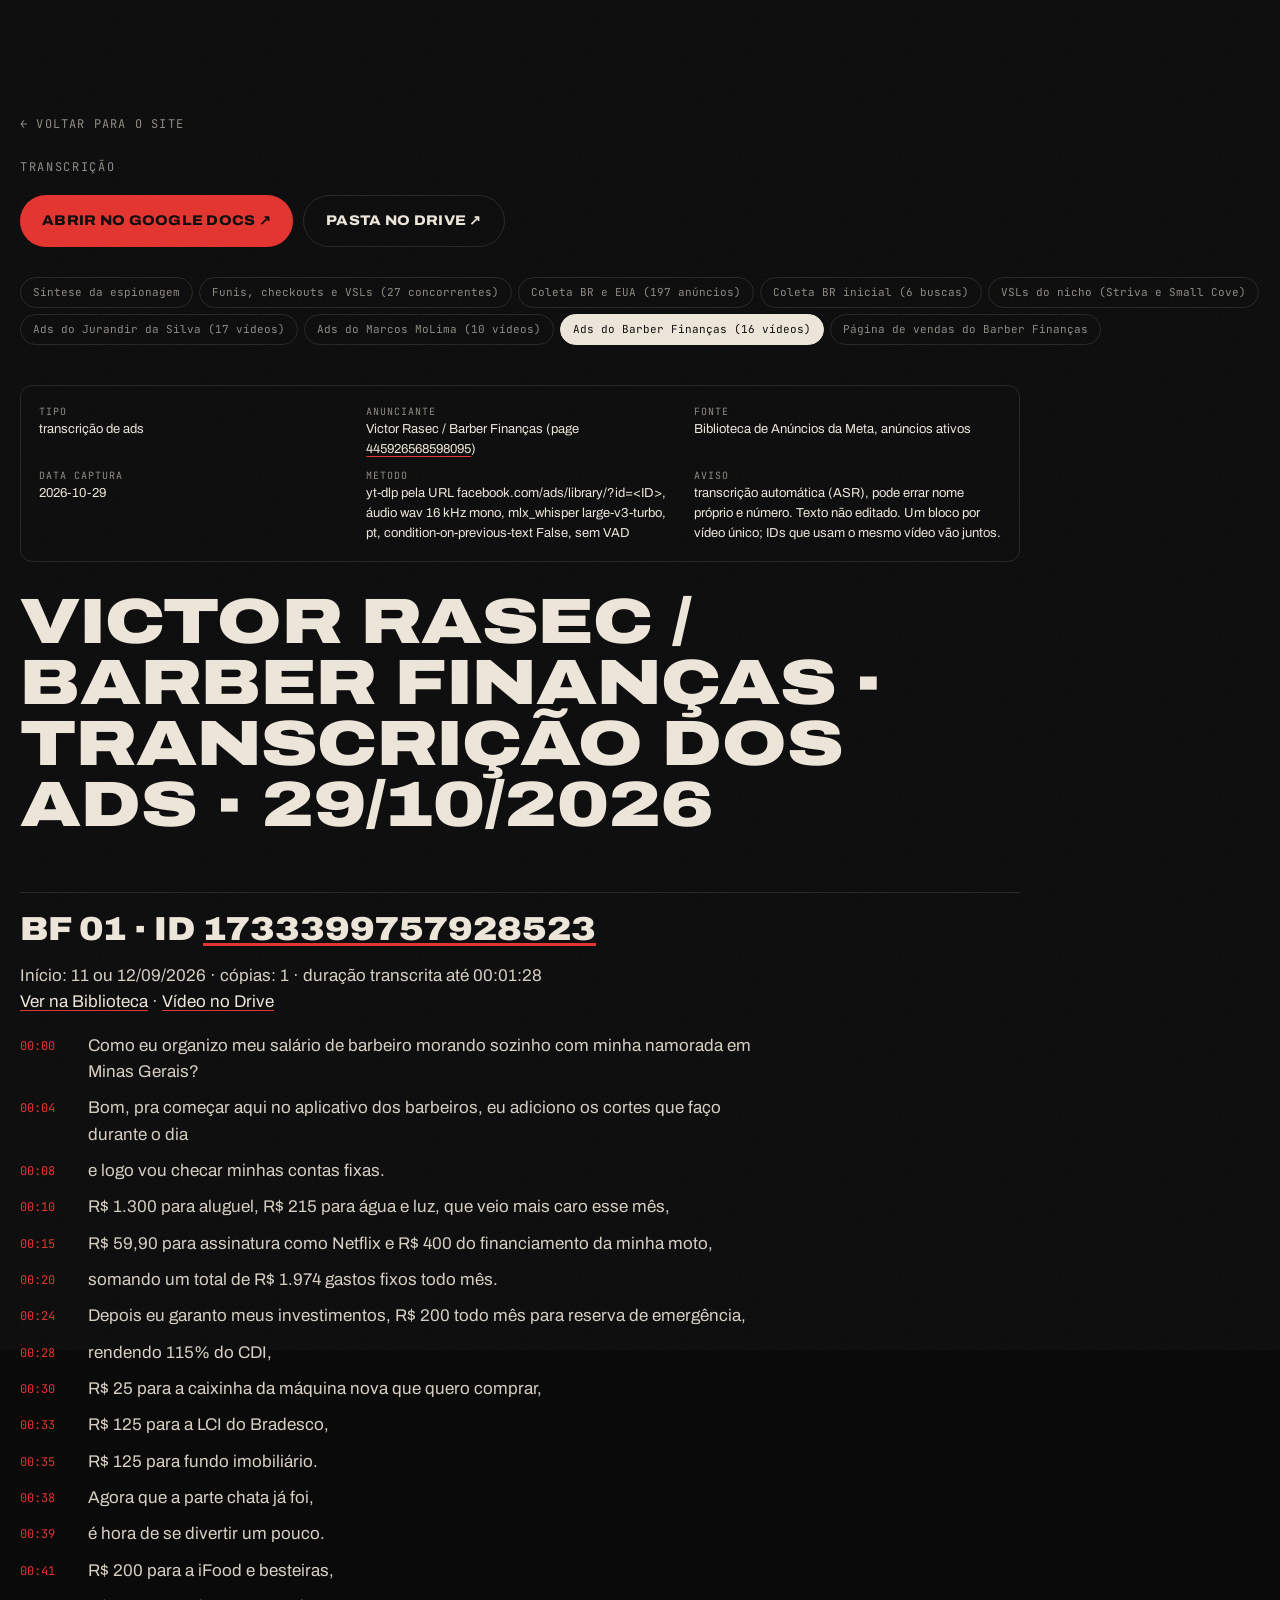
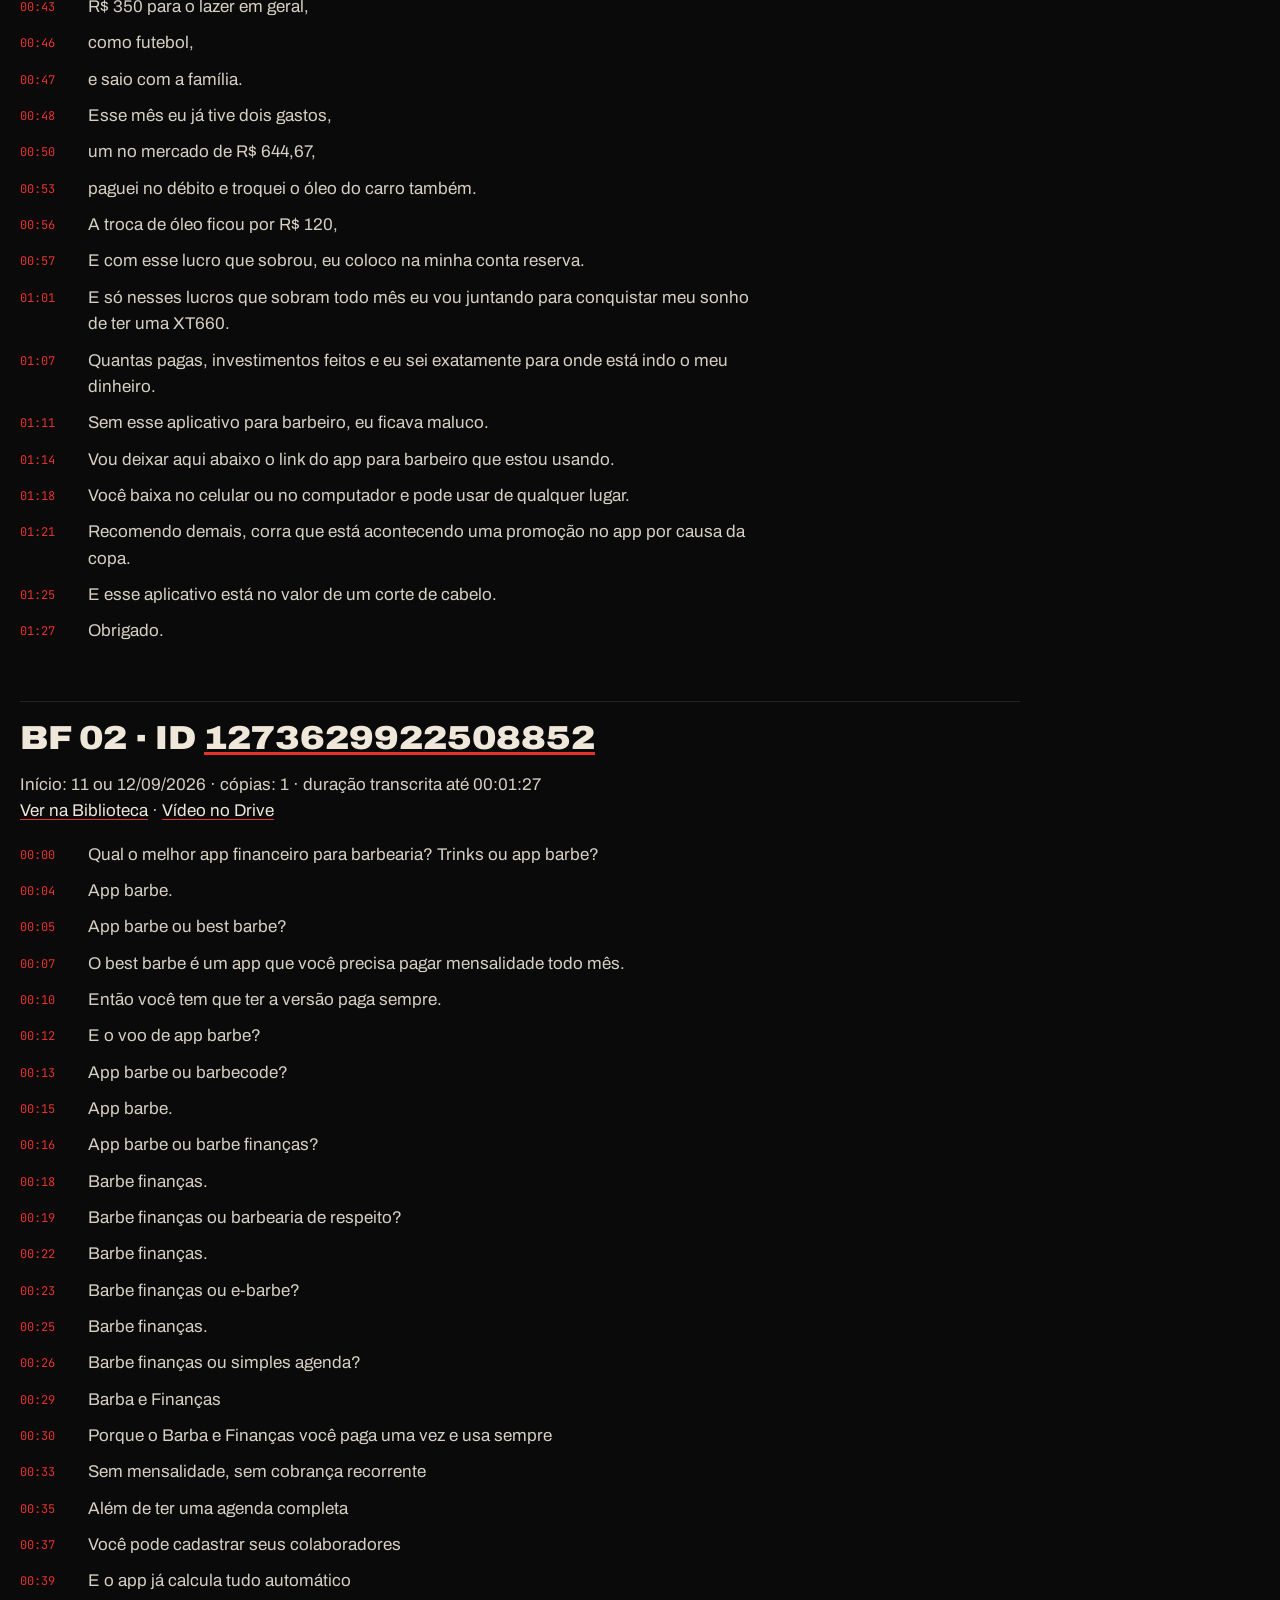
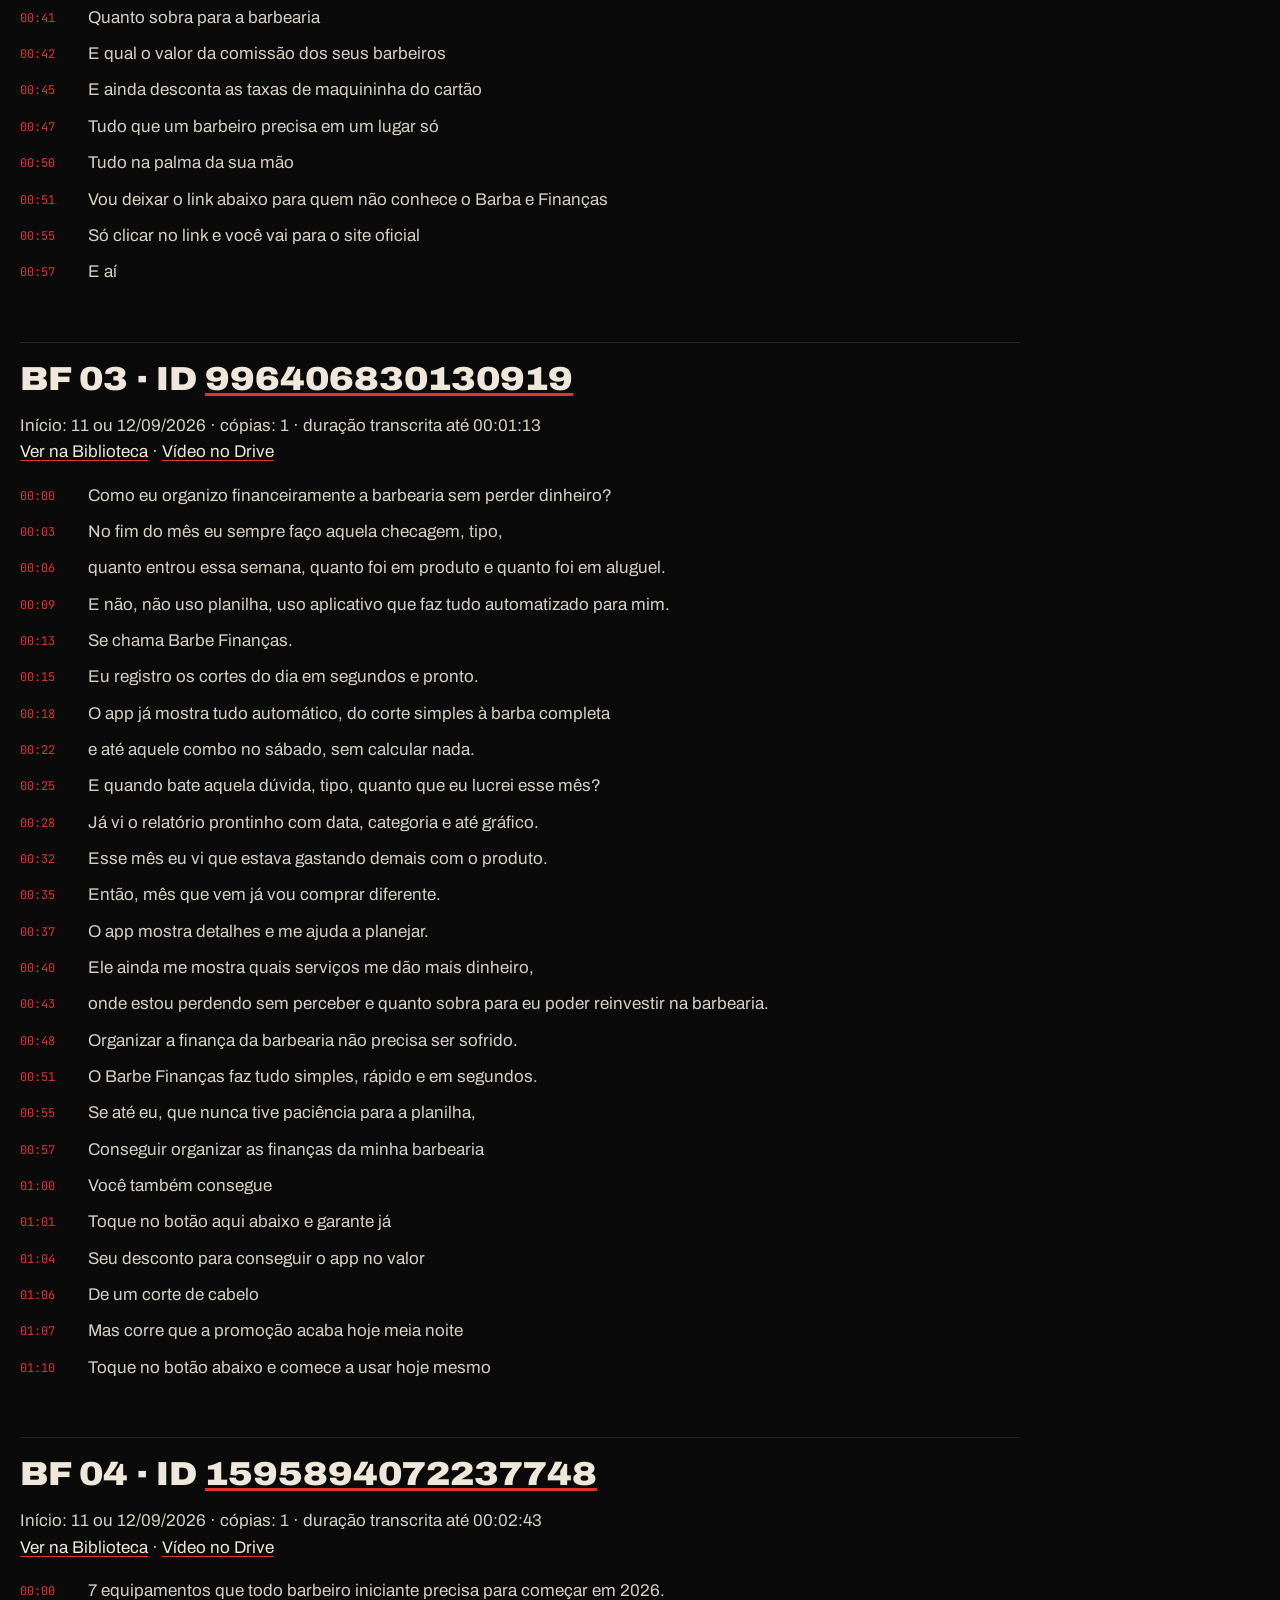
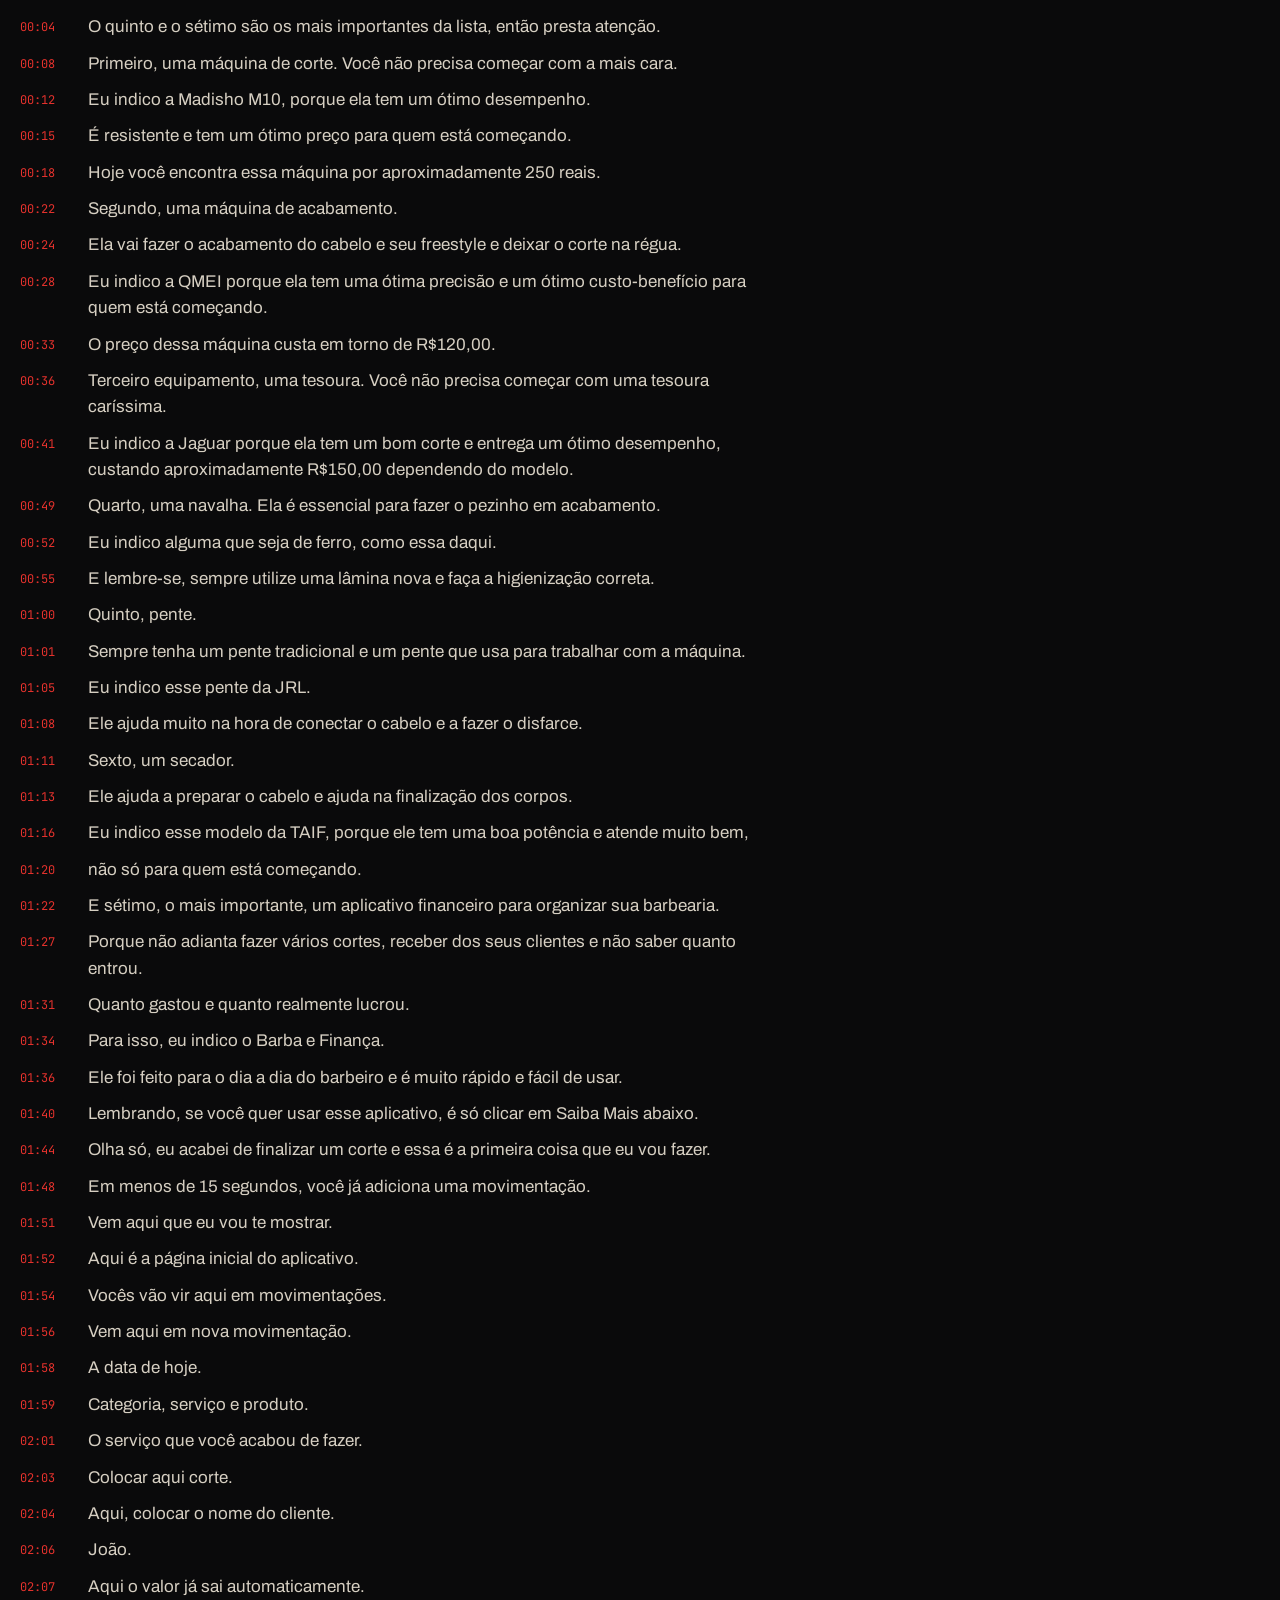
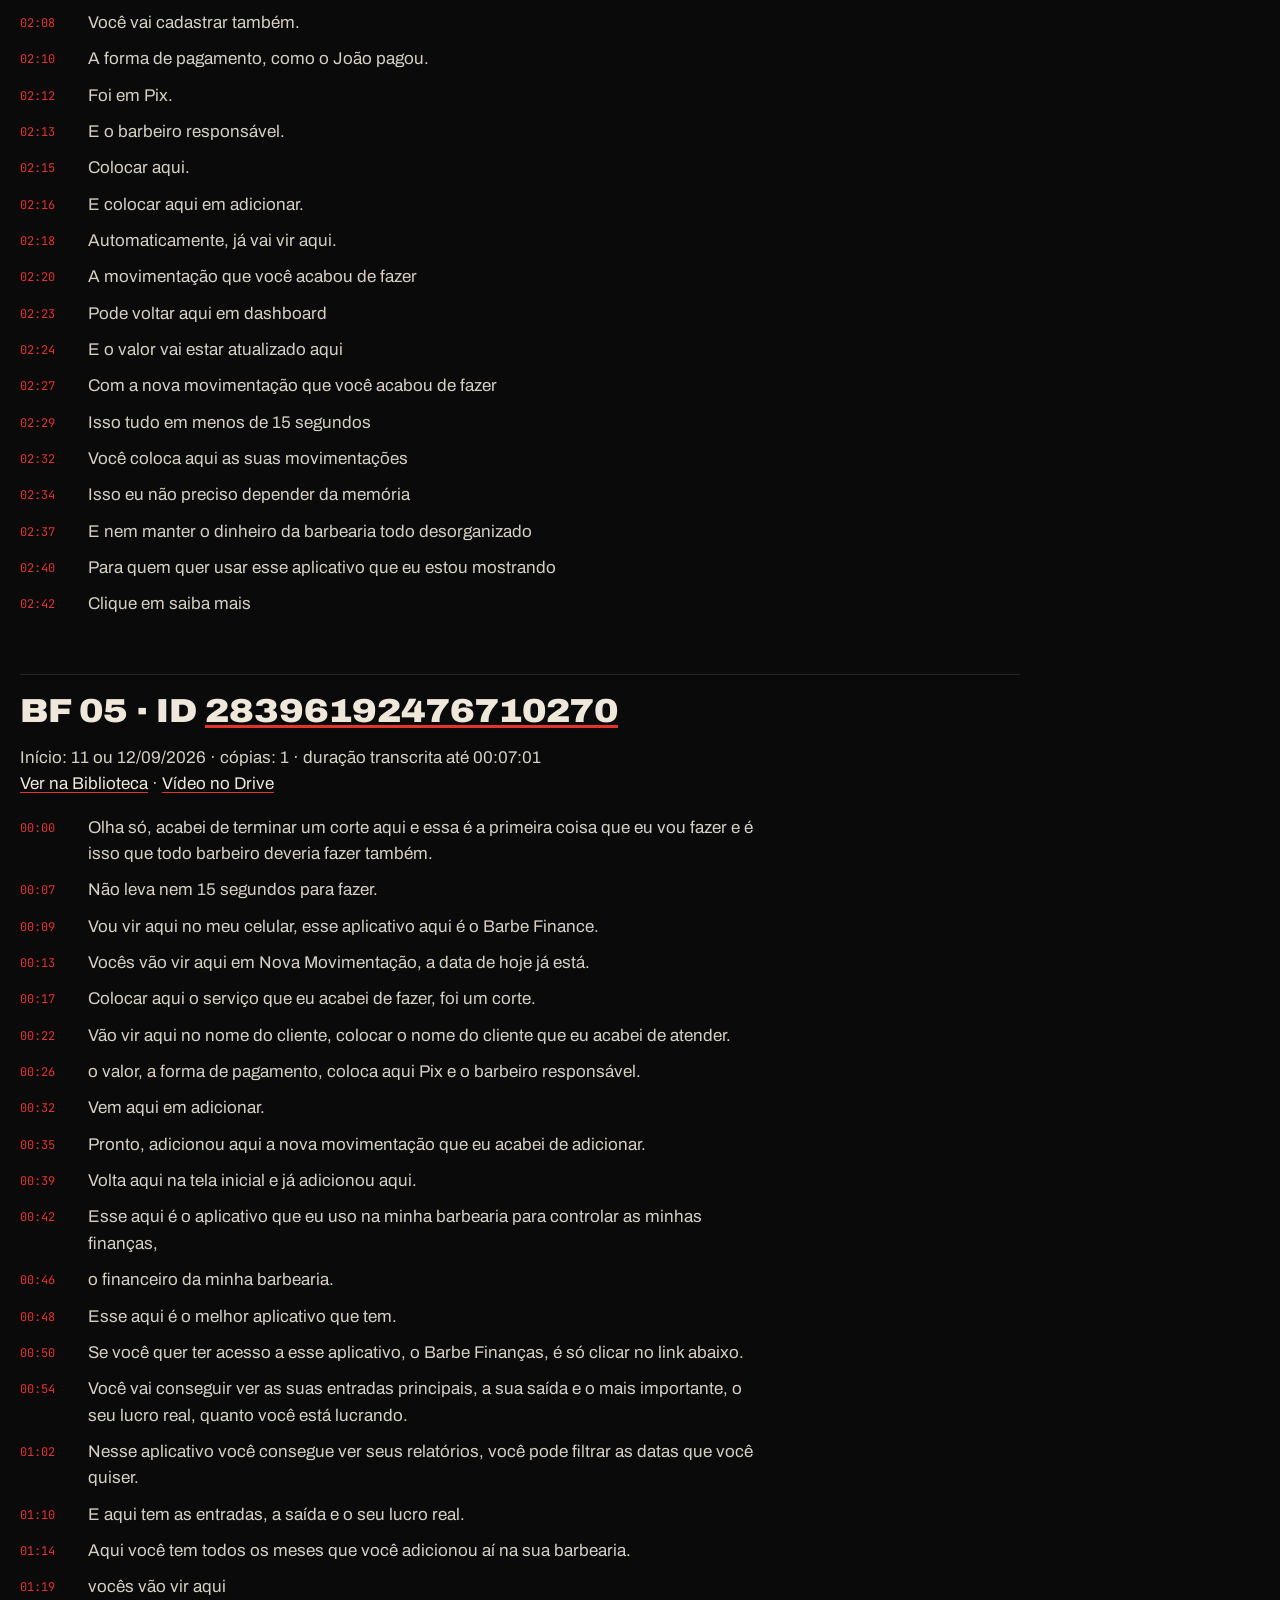
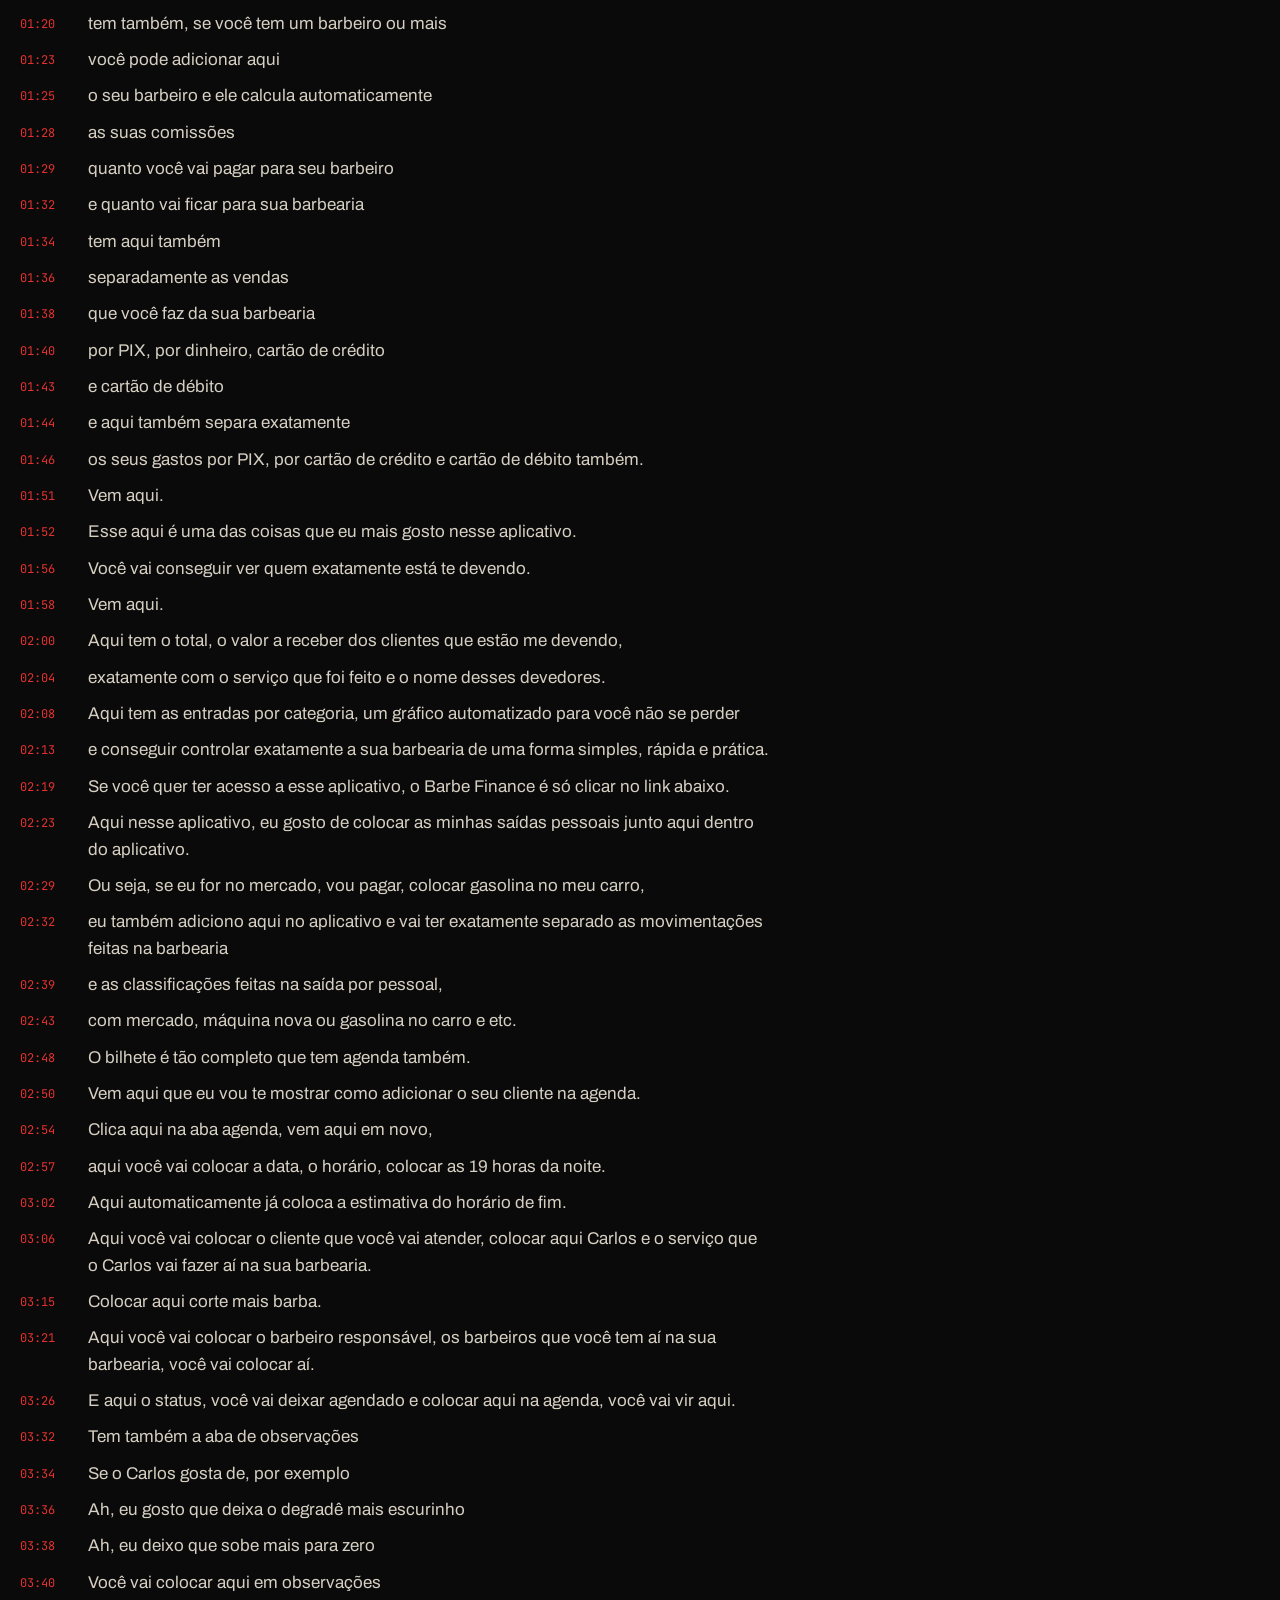
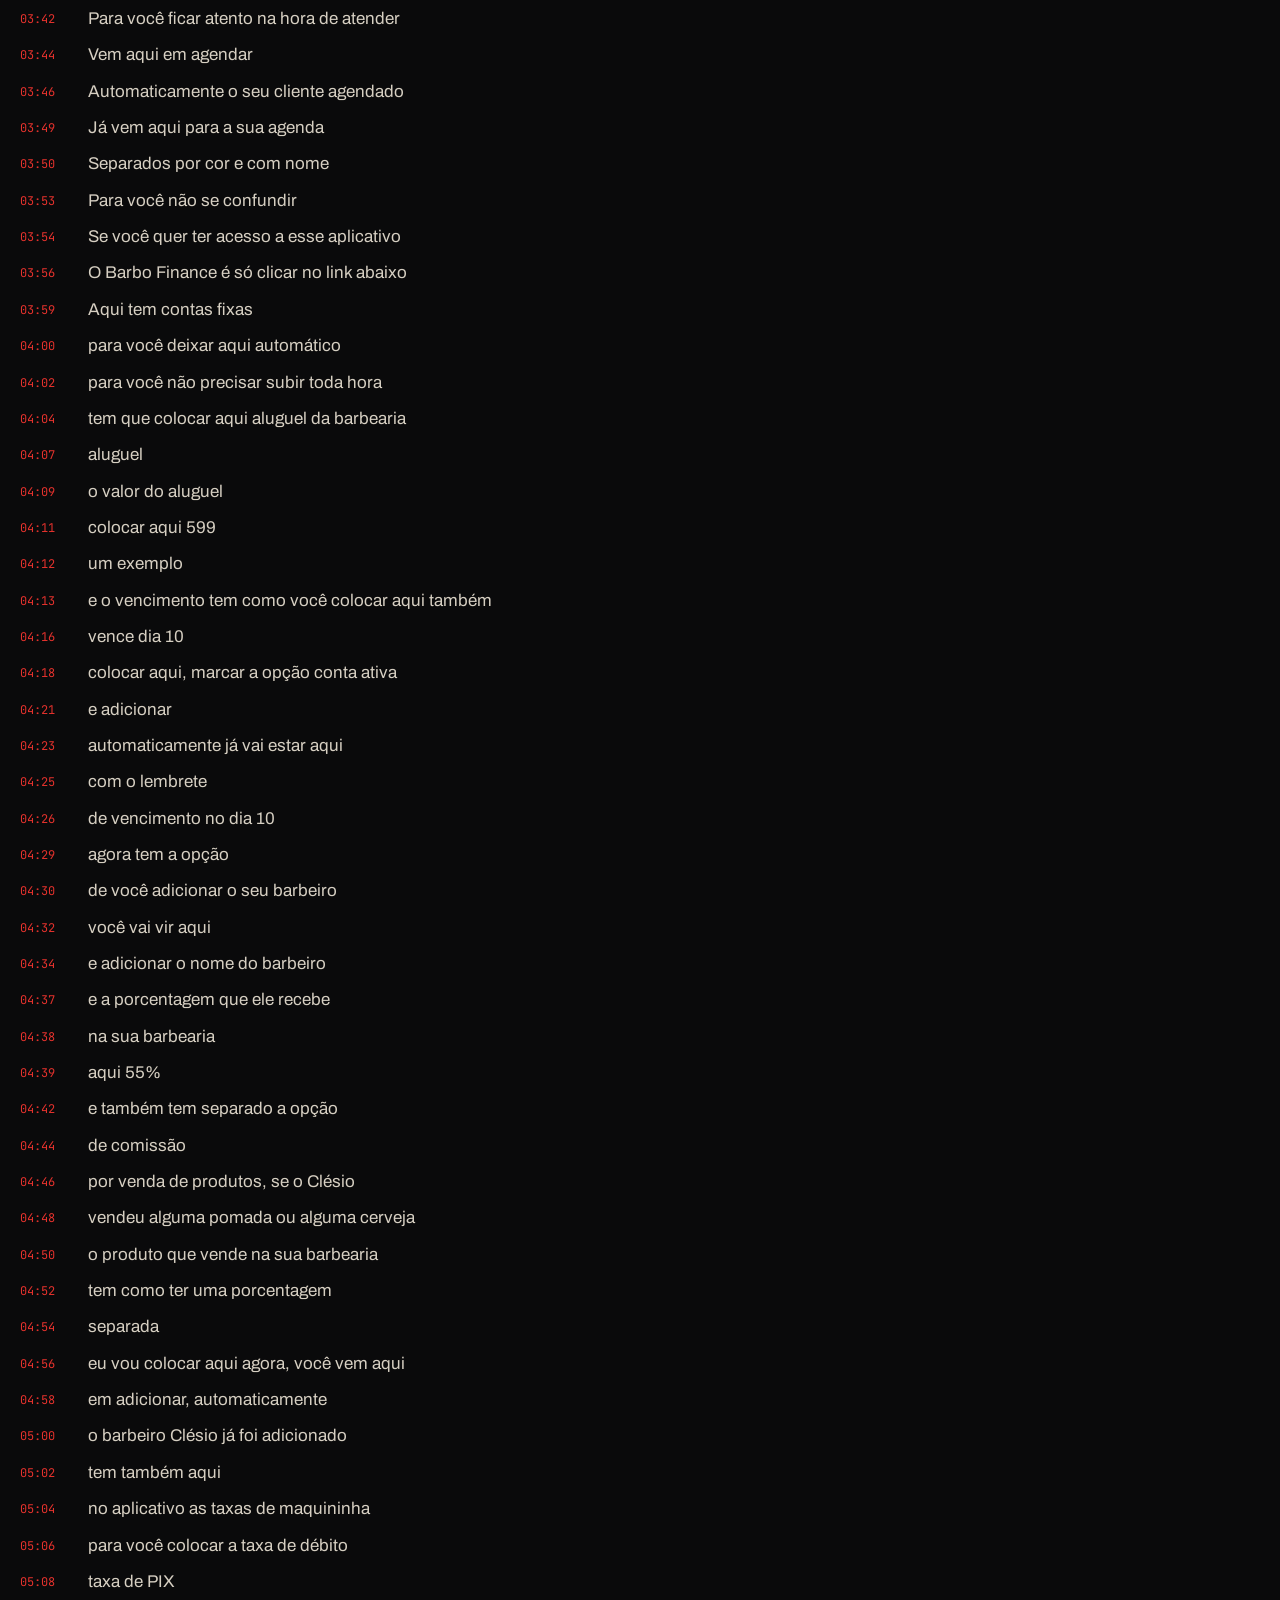
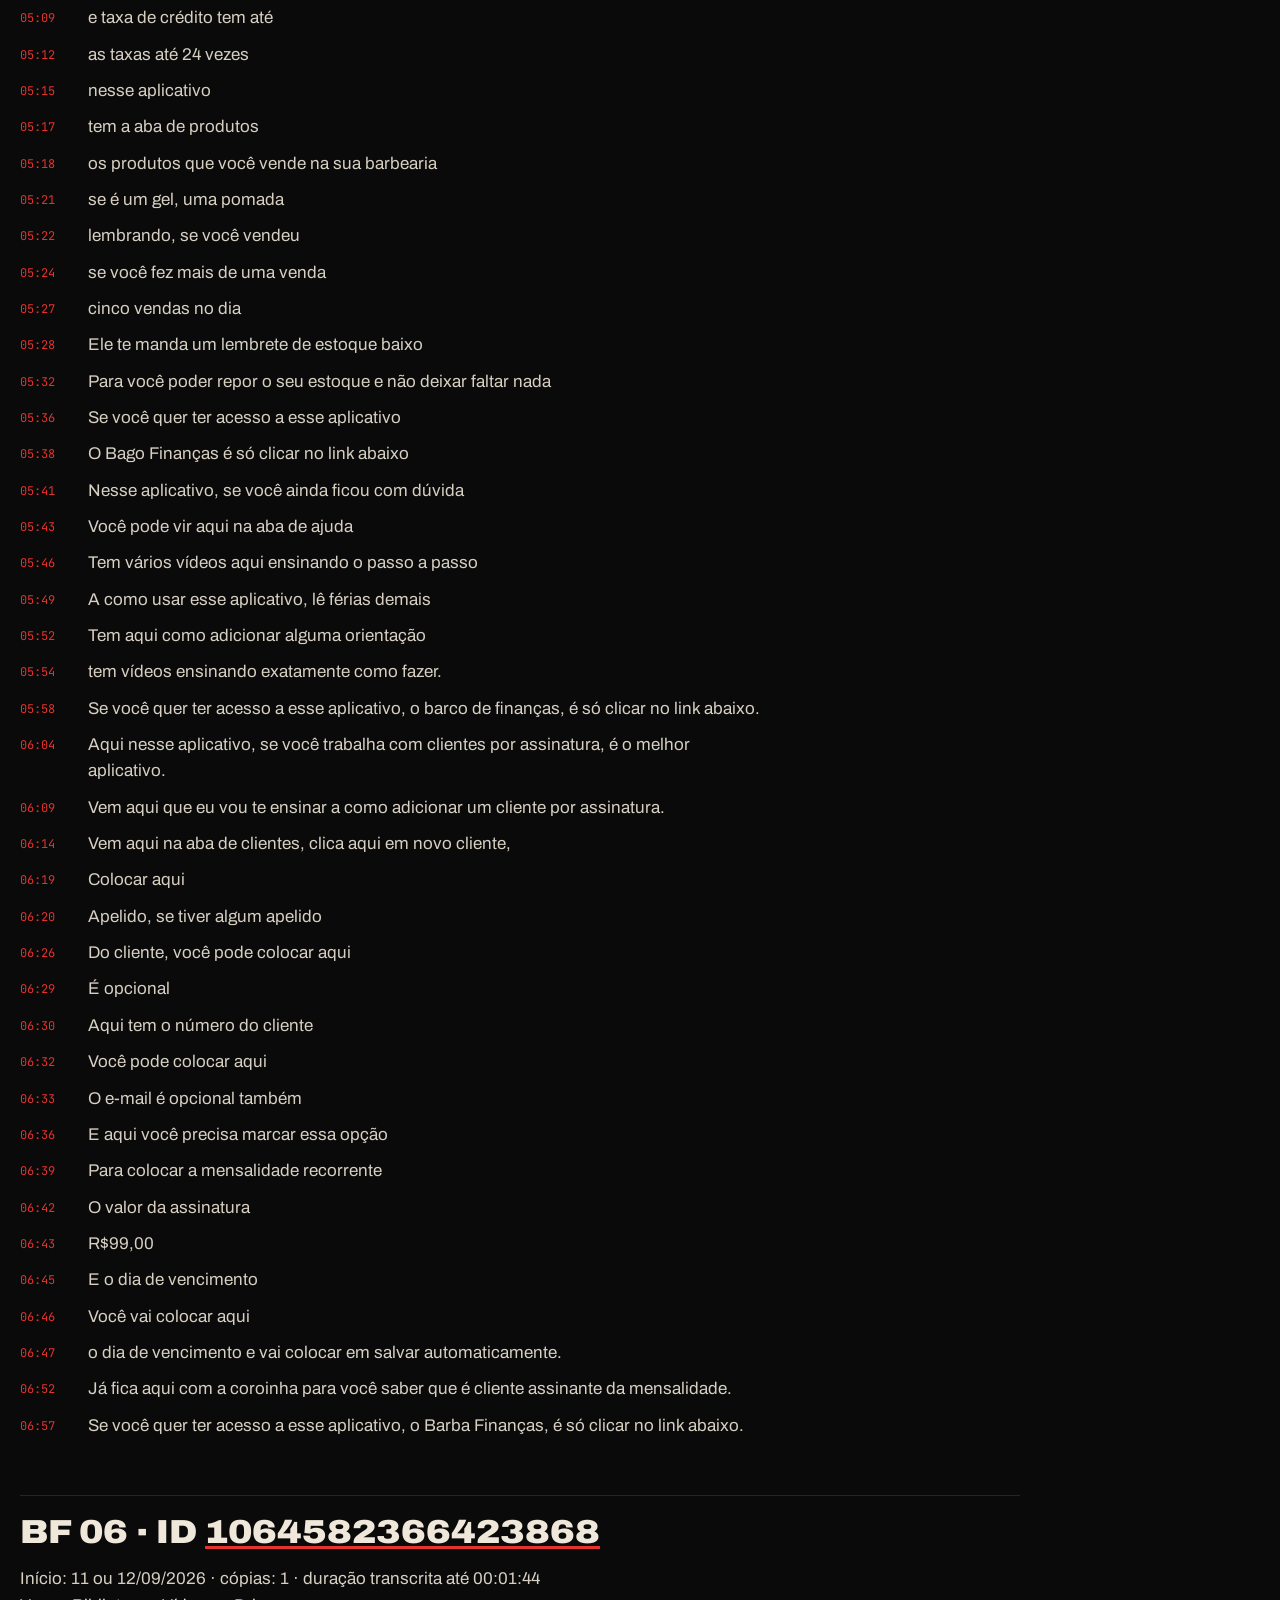
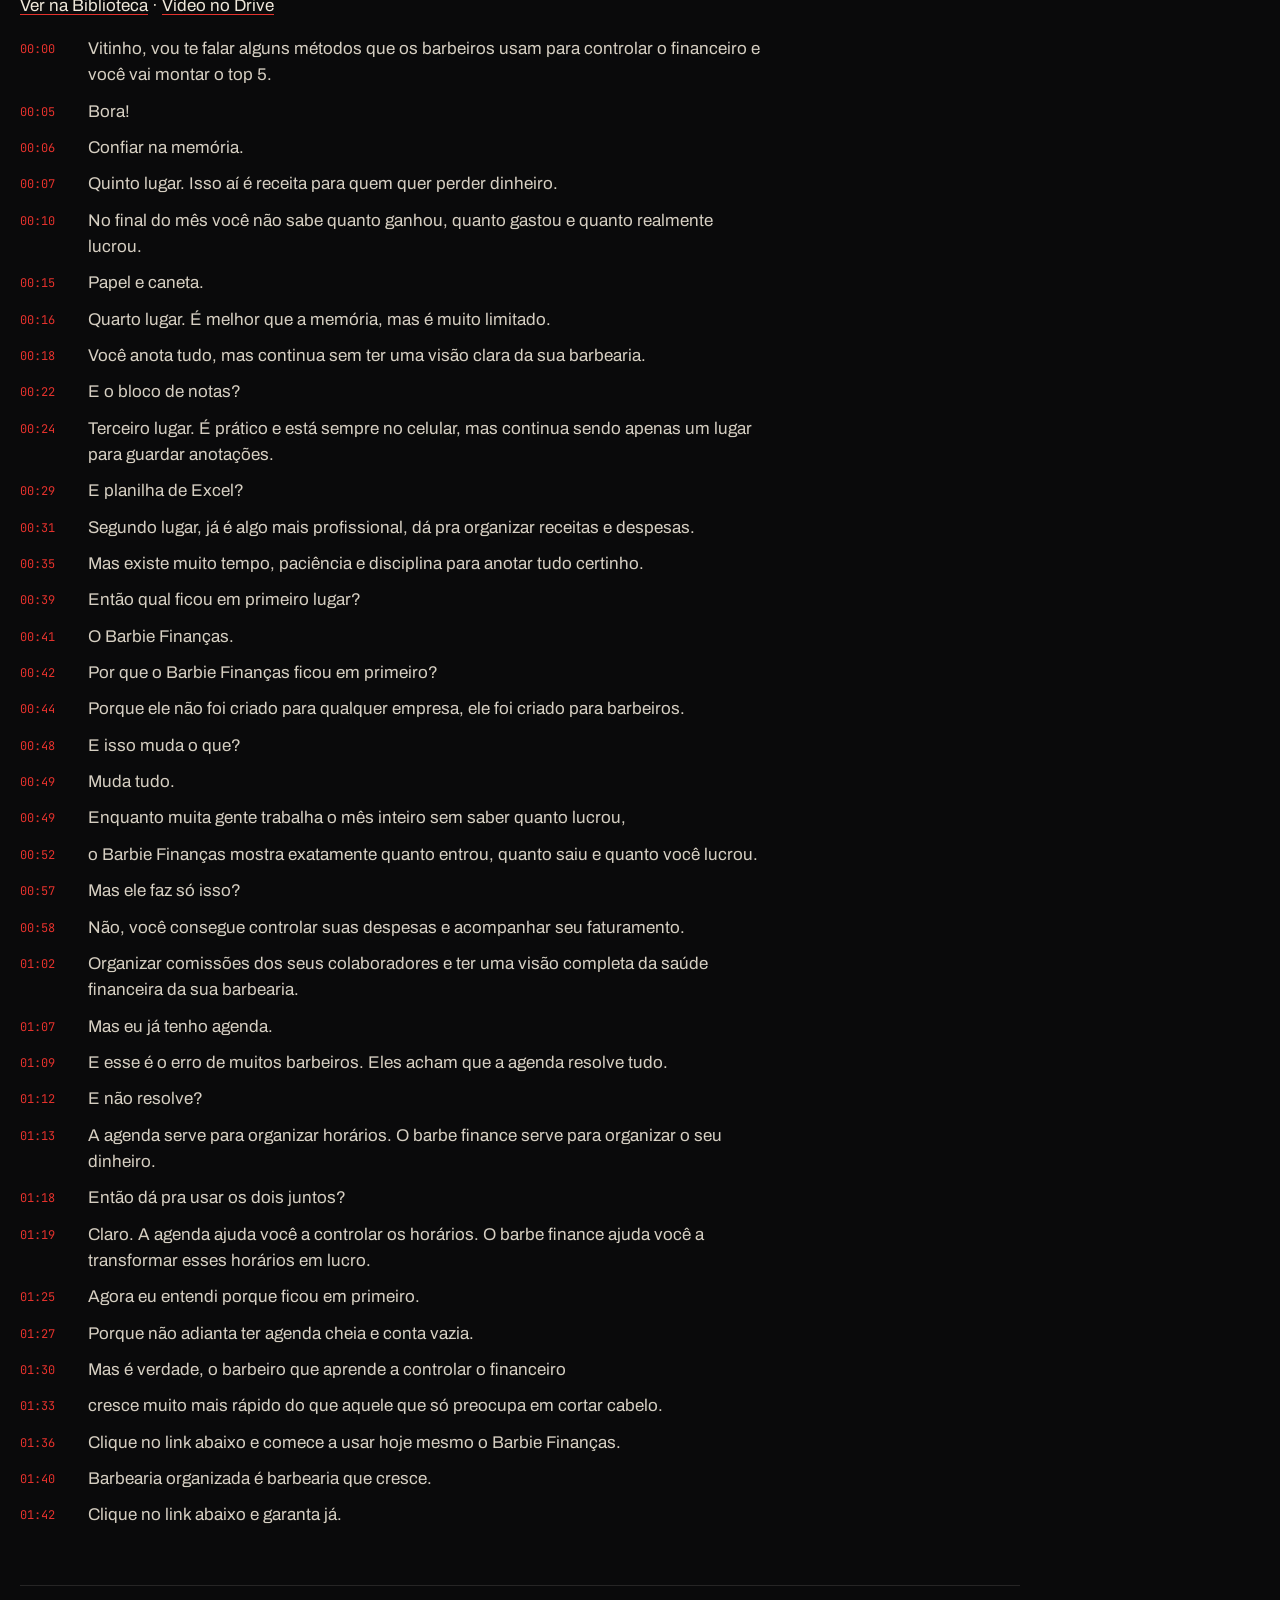
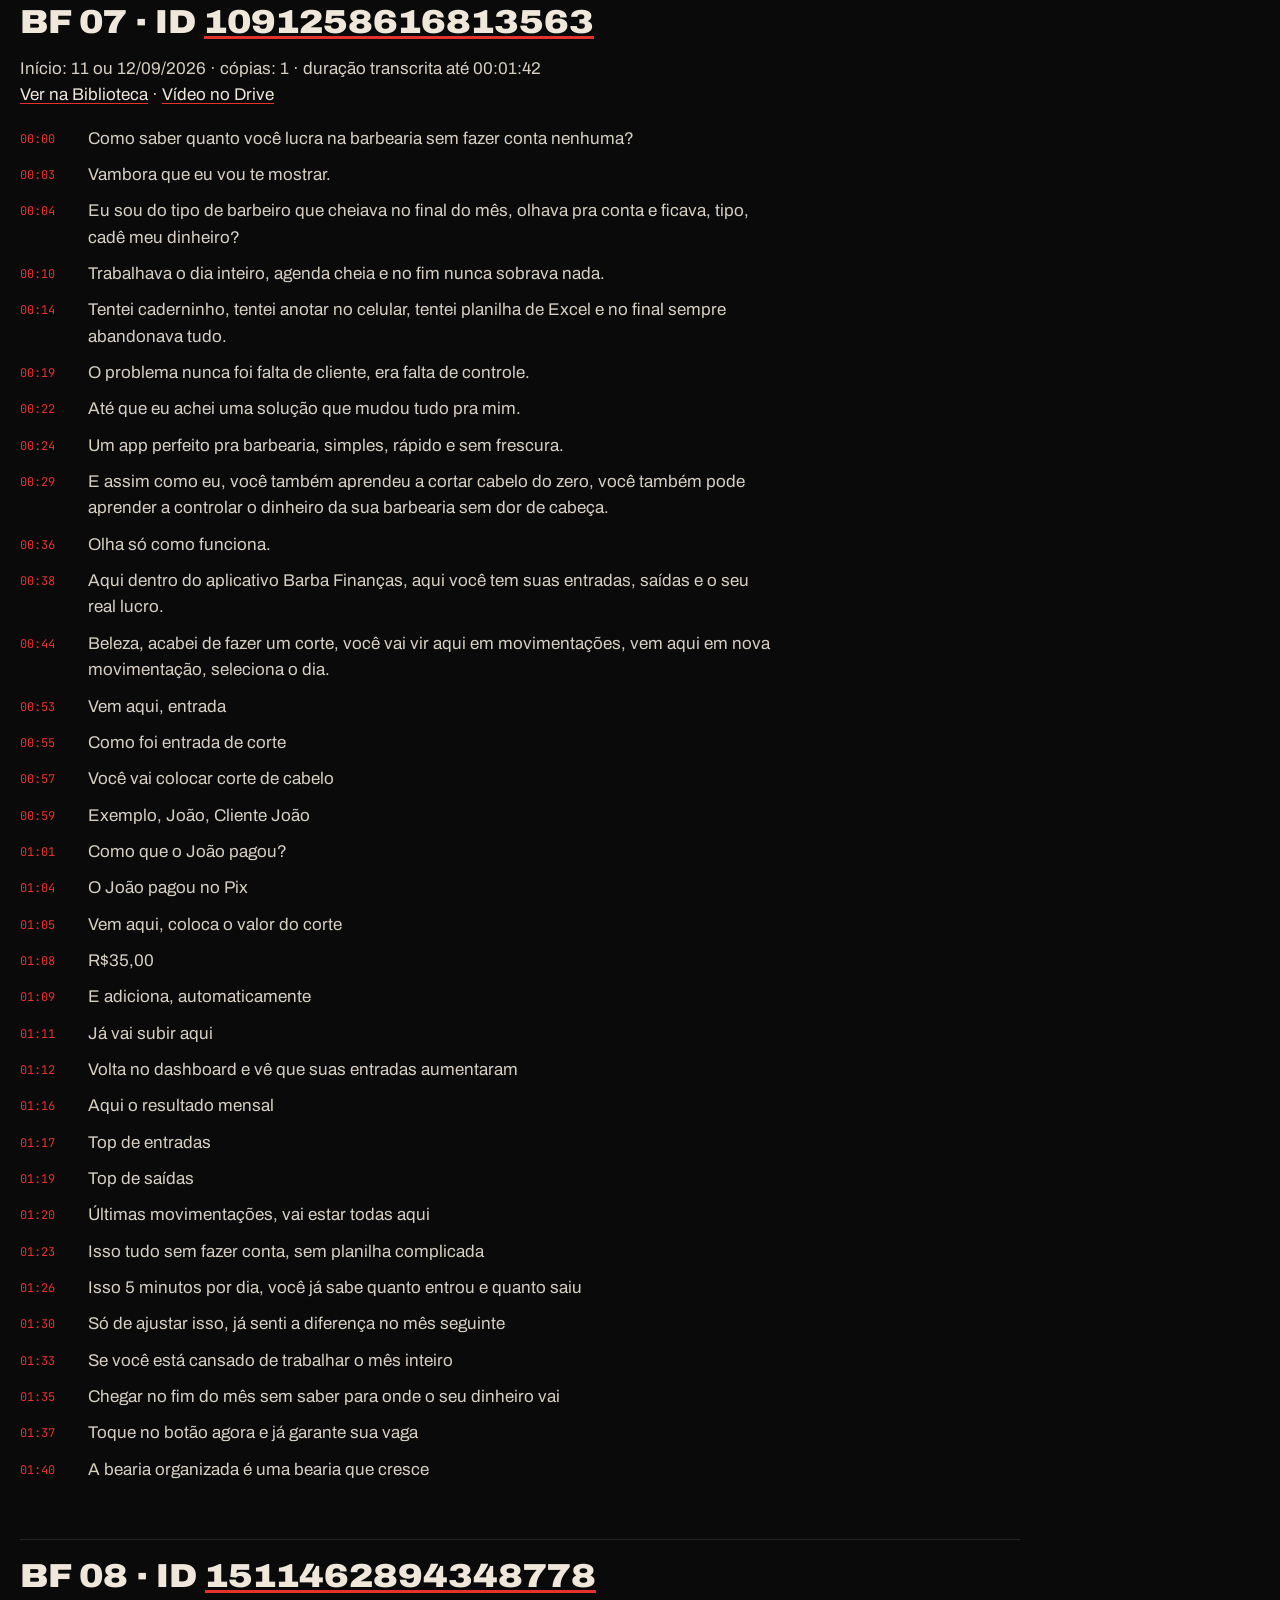
<file: doc-ads-barber-financas.html>
<!doctype html><html lang="pt-BR"><head><meta charset="utf-8"><meta name="viewport" content="width=device-width, initial-scale=1, viewport-fit=cover"><title>Ads do Barber Finanças (16 vídeos) · Guto</title><meta name="robots" content="noindex, nofollow"><link rel="preconnect" href="https://fonts.googleapis.com"><link rel="preconnect" href="https://fonts.gstatic.com" crossorigin><link rel="stylesheet" href="https://fonts.googleapis.com/css2?family=Archivo:wdth,wght@62..125,300..900&family=Instrument+Serif:ital@1&family=JetBrains+Mono:wght@400;500&display=swap"><link rel="stylesheet" href="style.css?v=2"></head><body class="doc-page"><main class="wrap"><a class="back" href="index.html">← Voltar para o site</a><p class="eyebrow" style="margin-top:22px">Transcrição</p><div class="doc-actions"><a class="btn" href="https://docs.google.com/document/d/1Ji70h6QCHQFVa1YUU2qCZHgyinc8XASnnmal3pyETNQ/edit" target="_blank" rel="noopener">Abrir no Google Docs ↗</a><a class="btn ghost" href="https://drive.google.com/drive/folders/1ngniA5bgzAiFlKV6X8Y9plBA5WWAiloD" target="_blank" rel="noopener">Pasta no Drive ↗</a></div><nav class="docnav" aria-label="Documentos"><a href="doc-sintese.html">Síntese da espionagem</a><a href="doc-funis.html">Funis, checkouts e VSLs (27 concorrentes)</a><a href="doc-coleta-br-eua.html">Coleta BR e EUA (197 anúncios)</a><a href="doc-coleta-br-inicial.html">Coleta BR inicial (6 buscas)</a><a href="doc-vsls.html">VSLs do nicho (Striva e Small Cove)</a><a href="doc-ads-jurandir.html">Ads do Jurandir da Silva (17 vídeos)</a><a href="doc-ads-molima.html">Ads do Marcos MoLima (10 vídeos)</a><a href="doc-ads-barber-financas.html" aria-current="page">Ads do Barber Finanças (16 vídeos)</a><a href="doc-pagina-barber-financas.html">Página de vendas do Barber Finanças</a></nav><article class="prose"><dl class="meta"><div><dt>tipo</dt><dd>transcrição de ads</dd></div><div><dt>anunciante</dt><dd>Victor Rasec / Barber Finanças (page <a href="https://www.facebook.com/ads/library/?id=445926568598095" target="_blank" rel="noopener">445926568598095</a>)</dd></div><div><dt>fonte</dt><dd>Biblioteca de Anúncios da Meta, anúncios ativos</dd></div><div><dt>data captura</dt><dd>2026-10-29</dd></div><div><dt>metodo</dt><dd>yt-dlp pela URL facebook.com/ads/library/?id=&lt;ID&gt;, áudio wav 16 kHz mono, mlx_whisper large-v3-turbo, pt, condition-on-previous-text False, sem VAD</dd></div><div><dt>aviso</dt><dd>transcrição automática (ASR), pode errar nome próprio e número. Texto não editado. Um bloco por vídeo único; IDs que usam o mesmo vídeo vão juntos.</dd></div></dl>
<h1 id="victor-rasec-barber-finan-as-transcri-o-dos-ads-29">Victor Rasec / Barber Finanças · transcrição dos ads · 29/10/2026</h1>
<h2 id="bf-01-id-1733399757928523">BF 01 · ID <a href="https://www.facebook.com/ads/library/?id=1733399757928523" target="_blank" rel="noopener">1733399757928523</a></h2>
<p>Início: 11 ou 12/09/2026 · cópias: 1 · duração transcrita até 00:01:28<br><a href="https://www.facebook.com/ads/library/?id=1733399757928523" target="_blank" rel="noopener">Ver na Biblioteca</a> · <a href="https://drive.google.com/file/d/1dH_ZZ2h_b_14UKepB748Z5uOvvAACiz0/view" target="_blank" rel="noopener">Vídeo no Drive</a></p>
<p class="seg"><span class="ts">00:00</span>Como eu organizo meu salário de barbeiro morando sozinho com minha namorada em Minas Gerais?</p>
<p class="seg"><span class="ts">00:04</span>Bom, pra começar aqui no aplicativo dos barbeiros, eu adiciono os cortes que faço durante o dia</p>
<p class="seg"><span class="ts">00:08</span>e logo vou checar minhas contas fixas.</p>
<p class="seg"><span class="ts">00:10</span>R$ 1.300 para aluguel, R$ 215 para água e luz, que veio mais caro esse mês,</p>
<p class="seg"><span class="ts">00:15</span>R$ 59,90 para assinatura como Netflix e R$ 400 do financiamento da minha moto,</p>
<p class="seg"><span class="ts">00:20</span>somando um total de R$ 1.974 gastos fixos todo mês.</p>
<p class="seg"><span class="ts">00:24</span>Depois eu garanto meus investimentos, R$ 200 todo mês para reserva de emergência,</p>
<p class="seg"><span class="ts">00:28</span>rendendo 115% do CDI,</p>
<p class="seg"><span class="ts">00:30</span>R$ 25 para a caixinha da máquina nova que quero comprar,</p>
<p class="seg"><span class="ts">00:33</span>R$ 125 para a LCI do Bradesco,</p>
<p class="seg"><span class="ts">00:35</span>R$ 125 para fundo imobiliário.</p>
<p class="seg"><span class="ts">00:38</span>Agora que a parte chata já foi,</p>
<p class="seg"><span class="ts">00:39</span>é hora de se divertir um pouco.</p>
<p class="seg"><span class="ts">00:41</span>R$ 200 para a iFood e besteiras,</p>
<p class="seg"><span class="ts">00:43</span>R$ 350 para o lazer em geral,</p>
<p class="seg"><span class="ts">00:46</span>como futebol,</p>
<p class="seg"><span class="ts">00:47</span>e saio com a família.</p>
<p class="seg"><span class="ts">00:48</span>Esse mês eu já tive dois gastos,</p>
<p class="seg"><span class="ts">00:50</span>um no mercado de R$ 644,67,</p>
<p class="seg"><span class="ts">00:53</span>paguei no débito e troquei o óleo do carro também.</p>
<p class="seg"><span class="ts">00:56</span>A troca de óleo ficou por R$ 120,</p>
<p class="seg"><span class="ts">00:57</span>E com esse lucro que sobrou, eu coloco na minha conta reserva.</p>
<p class="seg"><span class="ts">01:01</span>E só nesses lucros que sobram todo mês eu vou juntando para conquistar meu sonho de ter uma XT660.</p>
<p class="seg"><span class="ts">01:07</span>Quantas pagas, investimentos feitos e eu sei exatamente para onde está indo o meu dinheiro.</p>
<p class="seg"><span class="ts">01:11</span>Sem esse aplicativo para barbeiro, eu ficava maluco.</p>
<p class="seg"><span class="ts">01:14</span>Vou deixar aqui abaixo o link do app para barbeiro que estou usando.</p>
<p class="seg"><span class="ts">01:18</span>Você baixa no celular ou no computador e pode usar de qualquer lugar.</p>
<p class="seg"><span class="ts">01:21</span>Recomendo demais, corra que está acontecendo uma promoção no app por causa da copa.</p>
<p class="seg"><span class="ts">01:25</span>E esse aplicativo está no valor de um corte de cabelo.</p>
<p class="seg"><span class="ts">01:27</span>Obrigado.</p>
<h2 id="bf-02-id-1273629922508852">BF 02 · ID <a href="https://www.facebook.com/ads/library/?id=1273629922508852" target="_blank" rel="noopener">1273629922508852</a></h2>
<p>Início: 11 ou 12/09/2026 · cópias: 1 · duração transcrita até 00:01:27<br><a href="https://www.facebook.com/ads/library/?id=1273629922508852" target="_blank" rel="noopener">Ver na Biblioteca</a> · <a href="https://drive.google.com/file/d/1IvWI-ga9APrAvhlIoF1QiN-N7YeioIt-/view" target="_blank" rel="noopener">Vídeo no Drive</a></p>
<p class="seg"><span class="ts">00:00</span>Qual o melhor app financeiro para barbearia? Trinks ou app barbe?</p>
<p class="seg"><span class="ts">00:04</span>App barbe.</p>
<p class="seg"><span class="ts">00:05</span>App barbe ou best barbe?</p>
<p class="seg"><span class="ts">00:07</span>O best barbe é um app que você precisa pagar mensalidade todo mês.</p>
<p class="seg"><span class="ts">00:10</span>Então você tem que ter a versão paga sempre.</p>
<p class="seg"><span class="ts">00:12</span>E o voo de app barbe?</p>
<p class="seg"><span class="ts">00:13</span>App barbe ou barbecode?</p>
<p class="seg"><span class="ts">00:15</span>App barbe.</p>
<p class="seg"><span class="ts">00:16</span>App barbe ou barbe finanças?</p>
<p class="seg"><span class="ts">00:18</span>Barbe finanças.</p>
<p class="seg"><span class="ts">00:19</span>Barbe finanças ou barbearia de respeito?</p>
<p class="seg"><span class="ts">00:22</span>Barbe finanças.</p>
<p class="seg"><span class="ts">00:23</span>Barbe finanças ou e-barbe?</p>
<p class="seg"><span class="ts">00:25</span>Barbe finanças.</p>
<p class="seg"><span class="ts">00:26</span>Barbe finanças ou simples agenda?</p>
<p class="seg"><span class="ts">00:29</span>Barba e Finanças</p>
<p class="seg"><span class="ts">00:30</span>Porque o Barba e Finanças você paga uma vez e usa sempre</p>
<p class="seg"><span class="ts">00:33</span>Sem mensalidade, sem cobrança recorrente</p>
<p class="seg"><span class="ts">00:35</span>Além de ter uma agenda completa</p>
<p class="seg"><span class="ts">00:37</span>Você pode cadastrar seus colaboradores</p>
<p class="seg"><span class="ts">00:39</span>E o app já calcula tudo automático</p>
<p class="seg"><span class="ts">00:41</span>Quanto sobra para a barbearia</p>
<p class="seg"><span class="ts">00:42</span>E qual o valor da comissão dos seus barbeiros</p>
<p class="seg"><span class="ts">00:45</span>E ainda desconta as taxas de maquininha do cartão</p>
<p class="seg"><span class="ts">00:47</span>Tudo que um barbeiro precisa em um lugar só</p>
<p class="seg"><span class="ts">00:50</span>Tudo na palma da sua mão</p>
<p class="seg"><span class="ts">00:51</span>Vou deixar o link abaixo para quem não conhece o Barba e Finanças</p>
<p class="seg"><span class="ts">00:55</span>Só clicar no link e você vai para o site oficial</p>
<p class="seg"><span class="ts">00:57</span>E aí</p>
<h2 id="bf-03-id-996406830130919">BF 03 · ID <a href="https://www.facebook.com/ads/library/?id=996406830130919" target="_blank" rel="noopener">996406830130919</a></h2>
<p>Início: 11 ou 12/09/2026 · cópias: 1 · duração transcrita até 00:01:13<br><a href="https://www.facebook.com/ads/library/?id=996406830130919" target="_blank" rel="noopener">Ver na Biblioteca</a> · <a href="https://drive.google.com/file/d/1JB4pPcLyhX3TuuWzdxuHQYEyRvx69_sW/view" target="_blank" rel="noopener">Vídeo no Drive</a></p>
<p class="seg"><span class="ts">00:00</span>Como eu organizo financeiramente a barbearia sem perder dinheiro?</p>
<p class="seg"><span class="ts">00:03</span>No fim do mês eu sempre faço aquela checagem, tipo,</p>
<p class="seg"><span class="ts">00:06</span>quanto entrou essa semana, quanto foi em produto e quanto foi em aluguel.</p>
<p class="seg"><span class="ts">00:09</span>E não, não uso planilha, uso aplicativo que faz tudo automatizado para mim.</p>
<p class="seg"><span class="ts">00:13</span>Se chama Barbe Finanças.</p>
<p class="seg"><span class="ts">00:15</span>Eu registro os cortes do dia em segundos e pronto.</p>
<p class="seg"><span class="ts">00:18</span>O app já mostra tudo automático, do corte simples à barba completa</p>
<p class="seg"><span class="ts">00:22</span>e até aquele combo no sábado, sem calcular nada.</p>
<p class="seg"><span class="ts">00:25</span>E quando bate aquela dúvida, tipo, quanto que eu lucrei esse mês?</p>
<p class="seg"><span class="ts">00:28</span>Já vi o relatório prontinho com data, categoria e até gráfico.</p>
<p class="seg"><span class="ts">00:32</span>Esse mês eu vi que estava gastando demais com o produto.</p>
<p class="seg"><span class="ts">00:35</span>Então, mês que vem já vou comprar diferente.</p>
<p class="seg"><span class="ts">00:37</span>O app mostra detalhes e me ajuda a planejar.</p>
<p class="seg"><span class="ts">00:40</span>Ele ainda me mostra quais serviços me dão mais dinheiro,</p>
<p class="seg"><span class="ts">00:43</span>onde estou perdendo sem perceber e quanto sobra para eu poder reinvestir na barbearia.</p>
<p class="seg"><span class="ts">00:48</span>Organizar a finança da barbearia não precisa ser sofrido.</p>
<p class="seg"><span class="ts">00:51</span>O Barbe Finanças faz tudo simples, rápido e em segundos.</p>
<p class="seg"><span class="ts">00:55</span>Se até eu, que nunca tive paciência para a planilha,</p>
<p class="seg"><span class="ts">00:57</span>Conseguir organizar as finanças da minha barbearia</p>
<p class="seg"><span class="ts">01:00</span>Você também consegue</p>
<p class="seg"><span class="ts">01:01</span>Toque no botão aqui abaixo e garante já</p>
<p class="seg"><span class="ts">01:04</span>Seu desconto para conseguir o app no valor</p>
<p class="seg"><span class="ts">01:06</span>De um corte de cabelo</p>
<p class="seg"><span class="ts">01:07</span>Mas corre que a promoção acaba hoje meia noite</p>
<p class="seg"><span class="ts">01:10</span>Toque no botão abaixo e comece a usar hoje mesmo</p>
<h2 id="bf-04-id-1595894072237748">BF 04 · ID <a href="https://www.facebook.com/ads/library/?id=1595894072237748" target="_blank" rel="noopener">1595894072237748</a></h2>
<p>Início: 11 ou 12/09/2026 · cópias: 1 · duração transcrita até 00:02:43<br><a href="https://www.facebook.com/ads/library/?id=1595894072237748" target="_blank" rel="noopener">Ver na Biblioteca</a> · <a href="https://drive.google.com/file/d/1lcDGaqULsjpliKsyr3NEwTorN82AYbAK/view" target="_blank" rel="noopener">Vídeo no Drive</a></p>
<p class="seg"><span class="ts">00:00</span>7 equipamentos que todo barbeiro iniciante precisa para começar em 2026.</p>
<p class="seg"><span class="ts">00:04</span>O quinto e o sétimo são os mais importantes da lista, então presta atenção.</p>
<p class="seg"><span class="ts">00:08</span>Primeiro, uma máquina de corte. Você não precisa começar com a mais cara.</p>
<p class="seg"><span class="ts">00:12</span>Eu indico a Madisho M10, porque ela tem um ótimo desempenho.</p>
<p class="seg"><span class="ts">00:15</span>É resistente e tem um ótimo preço para quem está começando.</p>
<p class="seg"><span class="ts">00:18</span>Hoje você encontra essa máquina por aproximadamente 250 reais.</p>
<p class="seg"><span class="ts">00:22</span>Segundo, uma máquina de acabamento.</p>
<p class="seg"><span class="ts">00:24</span>Ela vai fazer o acabamento do cabelo e seu freestyle e deixar o corte na régua.</p>
<p class="seg"><span class="ts">00:28</span>Eu indico a QMEI porque ela tem uma ótima precisão e um ótimo custo-benefício para quem está começando.</p>
<p class="seg"><span class="ts">00:33</span>O preço dessa máquina custa em torno de R$120,00.</p>
<p class="seg"><span class="ts">00:36</span>Terceiro equipamento, uma tesoura. Você não precisa começar com uma tesoura caríssima.</p>
<p class="seg"><span class="ts">00:41</span>Eu indico a Jaguar porque ela tem um bom corte e entrega um ótimo desempenho, custando aproximadamente R$150,00 dependendo do modelo.</p>
<p class="seg"><span class="ts">00:49</span>Quarto, uma navalha. Ela é essencial para fazer o pezinho em acabamento.</p>
<p class="seg"><span class="ts">00:52</span>Eu indico alguma que seja de ferro, como essa daqui.</p>
<p class="seg"><span class="ts">00:55</span>E lembre-se, sempre utilize uma lâmina nova e faça a higienização correta.</p>
<p class="seg"><span class="ts">01:00</span>Quinto, pente.</p>
<p class="seg"><span class="ts">01:01</span>Sempre tenha um pente tradicional e um pente que usa para trabalhar com a máquina.</p>
<p class="seg"><span class="ts">01:05</span>Eu indico esse pente da JRL.</p>
<p class="seg"><span class="ts">01:08</span>Ele ajuda muito na hora de conectar o cabelo e a fazer o disfarce.</p>
<p class="seg"><span class="ts">01:11</span>Sexto, um secador.</p>
<p class="seg"><span class="ts">01:13</span>Ele ajuda a preparar o cabelo e ajuda na finalização dos corpos.</p>
<p class="seg"><span class="ts">01:16</span>Eu indico esse modelo da TAIF, porque ele tem uma boa potência e atende muito bem,</p>
<p class="seg"><span class="ts">01:20</span>não só para quem está começando.</p>
<p class="seg"><span class="ts">01:22</span>E sétimo, o mais importante, um aplicativo financeiro para organizar sua barbearia.</p>
<p class="seg"><span class="ts">01:27</span>Porque não adianta fazer vários cortes, receber dos seus clientes e não saber quanto entrou.</p>
<p class="seg"><span class="ts">01:31</span>Quanto gastou e quanto realmente lucrou.</p>
<p class="seg"><span class="ts">01:34</span>Para isso, eu indico o Barba e Finança.</p>
<p class="seg"><span class="ts">01:36</span>Ele foi feito para o dia a dia do barbeiro e é muito rápido e fácil de usar.</p>
<p class="seg"><span class="ts">01:40</span>Lembrando, se você quer usar esse aplicativo, é só clicar em Saiba Mais abaixo.</p>
<p class="seg"><span class="ts">01:44</span>Olha só, eu acabei de finalizar um corte e essa é a primeira coisa que eu vou fazer.</p>
<p class="seg"><span class="ts">01:48</span>Em menos de 15 segundos, você já adiciona uma movimentação.</p>
<p class="seg"><span class="ts">01:51</span>Vem aqui que eu vou te mostrar.</p>
<p class="seg"><span class="ts">01:52</span>Aqui é a página inicial do aplicativo.</p>
<p class="seg"><span class="ts">01:54</span>Vocês vão vir aqui em movimentações.</p>
<p class="seg"><span class="ts">01:56</span>Vem aqui em nova movimentação.</p>
<p class="seg"><span class="ts">01:58</span>A data de hoje.</p>
<p class="seg"><span class="ts">01:59</span>Categoria, serviço e produto.</p>
<p class="seg"><span class="ts">02:01</span>O serviço que você acabou de fazer.</p>
<p class="seg"><span class="ts">02:03</span>Colocar aqui corte.</p>
<p class="seg"><span class="ts">02:04</span>Aqui, colocar o nome do cliente.</p>
<p class="seg"><span class="ts">02:06</span>João.</p>
<p class="seg"><span class="ts">02:07</span>Aqui o valor já sai automaticamente.</p>
<p class="seg"><span class="ts">02:08</span>Você vai cadastrar também.</p>
<p class="seg"><span class="ts">02:10</span>A forma de pagamento, como o João pagou.</p>
<p class="seg"><span class="ts">02:12</span>Foi em Pix.</p>
<p class="seg"><span class="ts">02:13</span>E o barbeiro responsável.</p>
<p class="seg"><span class="ts">02:15</span>Colocar aqui.</p>
<p class="seg"><span class="ts">02:16</span>E colocar aqui em adicionar.</p>
<p class="seg"><span class="ts">02:18</span>Automaticamente, já vai vir aqui.</p>
<p class="seg"><span class="ts">02:20</span>A movimentação que você acabou de fazer</p>
<p class="seg"><span class="ts">02:23</span>Pode voltar aqui em dashboard</p>
<p class="seg"><span class="ts">02:24</span>E o valor vai estar atualizado aqui</p>
<p class="seg"><span class="ts">02:27</span>Com a nova movimentação que você acabou de fazer</p>
<p class="seg"><span class="ts">02:29</span>Isso tudo em menos de 15 segundos</p>
<p class="seg"><span class="ts">02:32</span>Você coloca aqui as suas movimentações</p>
<p class="seg"><span class="ts">02:34</span>Isso eu não preciso depender da memória</p>
<p class="seg"><span class="ts">02:37</span>E nem manter o dinheiro da barbearia todo desorganizado</p>
<p class="seg"><span class="ts">02:40</span>Para quem quer usar esse aplicativo que eu estou mostrando</p>
<p class="seg"><span class="ts">02:42</span>Clique em saiba mais</p>
<h2 id="bf-05-id-28396192476710270">BF 05 · ID <a href="https://www.facebook.com/ads/library/?id=28396192476710270" target="_blank" rel="noopener">28396192476710270</a></h2>
<p>Início: 11 ou 12/09/2026 · cópias: 1 · duração transcrita até 00:07:01<br><a href="https://www.facebook.com/ads/library/?id=28396192476710270" target="_blank" rel="noopener">Ver na Biblioteca</a> · <a href="https://drive.google.com/file/d/1vou3D6oj7vqhOa5AmYb0m8gBZWyig0k4/view" target="_blank" rel="noopener">Vídeo no Drive</a></p>
<p class="seg"><span class="ts">00:00</span>Olha só, acabei de terminar um corte aqui e essa é a primeira coisa que eu vou fazer e é isso que todo barbeiro deveria fazer também.</p>
<p class="seg"><span class="ts">00:07</span>Não leva nem 15 segundos para fazer.</p>
<p class="seg"><span class="ts">00:09</span>Vou vir aqui no meu celular, esse aplicativo aqui é o Barbe Finance.</p>
<p class="seg"><span class="ts">00:13</span>Vocês vão vir aqui em Nova Movimentação, a data de hoje já está.</p>
<p class="seg"><span class="ts">00:17</span>Colocar aqui o serviço que eu acabei de fazer, foi um corte.</p>
<p class="seg"><span class="ts">00:22</span>Vão vir aqui no nome do cliente, colocar o nome do cliente que eu acabei de atender.</p>
<p class="seg"><span class="ts">00:26</span>o valor, a forma de pagamento, coloca aqui Pix e o barbeiro responsável.</p>
<p class="seg"><span class="ts">00:32</span>Vem aqui em adicionar.</p>
<p class="seg"><span class="ts">00:35</span>Pronto, adicionou aqui a nova movimentação que eu acabei de adicionar.</p>
<p class="seg"><span class="ts">00:39</span>Volta aqui na tela inicial e já adicionou aqui.</p>
<p class="seg"><span class="ts">00:42</span>Esse aqui é o aplicativo que eu uso na minha barbearia para controlar as minhas finanças,</p>
<p class="seg"><span class="ts">00:46</span>o financeiro da minha barbearia.</p>
<p class="seg"><span class="ts">00:48</span>Esse aqui é o melhor aplicativo que tem.</p>
<p class="seg"><span class="ts">00:50</span>Se você quer ter acesso a esse aplicativo, o Barbe Finanças, é só clicar no link abaixo.</p>
<p class="seg"><span class="ts">00:54</span>Você vai conseguir ver as suas entradas principais, a sua saída e o mais importante, o seu lucro real, quanto você está lucrando.</p>
<p class="seg"><span class="ts">01:02</span>Nesse aplicativo você consegue ver seus relatórios, você pode filtrar as datas que você quiser.</p>
<p class="seg"><span class="ts">01:10</span>E aqui tem as entradas, a saída e o seu lucro real.</p>
<p class="seg"><span class="ts">01:14</span>Aqui você tem todos os meses que você adicionou aí na sua barbearia.</p>
<p class="seg"><span class="ts">01:19</span>vocês vão vir aqui</p>
<p class="seg"><span class="ts">01:20</span>tem também, se você tem um barbeiro ou mais</p>
<p class="seg"><span class="ts">01:23</span>você pode adicionar aqui</p>
<p class="seg"><span class="ts">01:25</span>o seu barbeiro e ele calcula automaticamente</p>
<p class="seg"><span class="ts">01:28</span>as suas comissões</p>
<p class="seg"><span class="ts">01:29</span>quanto você vai pagar para seu barbeiro</p>
<p class="seg"><span class="ts">01:32</span>e quanto vai ficar para sua barbearia</p>
<p class="seg"><span class="ts">01:34</span>tem aqui também</p>
<p class="seg"><span class="ts">01:36</span>separadamente as vendas</p>
<p class="seg"><span class="ts">01:38</span>que você faz da sua barbearia</p>
<p class="seg"><span class="ts">01:40</span>por PIX, por dinheiro, cartão de crédito</p>
<p class="seg"><span class="ts">01:43</span>e cartão de débito</p>
<p class="seg"><span class="ts">01:44</span>e aqui também separa exatamente</p>
<p class="seg"><span class="ts">01:46</span>os seus gastos por PIX, por cartão de crédito e cartão de débito também.</p>
<p class="seg"><span class="ts">01:51</span>Vem aqui.</p>
<p class="seg"><span class="ts">01:52</span>Esse aqui é uma das coisas que eu mais gosto nesse aplicativo.</p>
<p class="seg"><span class="ts">01:56</span>Você vai conseguir ver quem exatamente está te devendo.</p>
<p class="seg"><span class="ts">01:58</span>Vem aqui.</p>
<p class="seg"><span class="ts">02:00</span>Aqui tem o total, o valor a receber dos clientes que estão me devendo,</p>
<p class="seg"><span class="ts">02:04</span>exatamente com o serviço que foi feito e o nome desses devedores.</p>
<p class="seg"><span class="ts">02:08</span>Aqui tem as entradas por categoria, um gráfico automatizado para você não se perder</p>
<p class="seg"><span class="ts">02:13</span>e conseguir controlar exatamente a sua barbearia de uma forma simples, rápida e prática.</p>
<p class="seg"><span class="ts">02:19</span>Se você quer ter acesso a esse aplicativo, o Barbe Finance é só clicar no link abaixo.</p>
<p class="seg"><span class="ts">02:23</span>Aqui nesse aplicativo, eu gosto de colocar as minhas saídas pessoais junto aqui dentro do aplicativo.</p>
<p class="seg"><span class="ts">02:29</span>Ou seja, se eu for no mercado, vou pagar, colocar gasolina no meu carro,</p>
<p class="seg"><span class="ts">02:32</span>eu também adiciono aqui no aplicativo e vai ter exatamente separado as movimentações feitas na barbearia</p>
<p class="seg"><span class="ts">02:39</span>e as classificações feitas na saída por pessoal,</p>
<p class="seg"><span class="ts">02:43</span>com mercado, máquina nova ou gasolina no carro e etc.</p>
<p class="seg"><span class="ts">02:48</span>O bilhete é tão completo que tem agenda também.</p>
<p class="seg"><span class="ts">02:50</span>Vem aqui que eu vou te mostrar como adicionar o seu cliente na agenda.</p>
<p class="seg"><span class="ts">02:54</span>Clica aqui na aba agenda, vem aqui em novo,</p>
<p class="seg"><span class="ts">02:57</span>aqui você vai colocar a data, o horário, colocar as 19 horas da noite.</p>
<p class="seg"><span class="ts">03:02</span>Aqui automaticamente já coloca a estimativa do horário de fim.</p>
<p class="seg"><span class="ts">03:06</span>Aqui você vai colocar o cliente que você vai atender, colocar aqui Carlos e o serviço que o Carlos vai fazer aí na sua barbearia.</p>
<p class="seg"><span class="ts">03:15</span>Colocar aqui corte mais barba.</p>
<p class="seg"><span class="ts">03:21</span>Aqui você vai colocar o barbeiro responsável, os barbeiros que você tem aí na sua barbearia, você vai colocar aí.</p>
<p class="seg"><span class="ts">03:26</span>E aqui o status, você vai deixar agendado e colocar aqui na agenda, você vai vir aqui.</p>
<p class="seg"><span class="ts">03:32</span>Tem também a aba de observações</p>
<p class="seg"><span class="ts">03:34</span>Se o Carlos gosta de, por exemplo</p>
<p class="seg"><span class="ts">03:36</span>Ah, eu gosto que deixa o degradê mais escurinho</p>
<p class="seg"><span class="ts">03:38</span>Ah, eu deixo que sobe mais para zero</p>
<p class="seg"><span class="ts">03:40</span>Você vai colocar aqui em observações</p>
<p class="seg"><span class="ts">03:42</span>Para você ficar atento na hora de atender</p>
<p class="seg"><span class="ts">03:44</span>Vem aqui em agendar</p>
<p class="seg"><span class="ts">03:46</span>Automaticamente o seu cliente agendado</p>
<p class="seg"><span class="ts">03:49</span>Já vem aqui para a sua agenda</p>
<p class="seg"><span class="ts">03:50</span>Separados por cor e com nome</p>
<p class="seg"><span class="ts">03:53</span>Para você não se confundir</p>
<p class="seg"><span class="ts">03:54</span>Se você quer ter acesso a esse aplicativo</p>
<p class="seg"><span class="ts">03:56</span>O Barbo Finance é só clicar no link abaixo</p>
<p class="seg"><span class="ts">03:59</span>Aqui tem contas fixas</p>
<p class="seg"><span class="ts">04:00</span>para você deixar aqui automático</p>
<p class="seg"><span class="ts">04:02</span>para você não precisar subir toda hora</p>
<p class="seg"><span class="ts">04:04</span>tem que colocar aqui aluguel da barbearia</p>
<p class="seg"><span class="ts">04:07</span>aluguel</p>
<p class="seg"><span class="ts">04:09</span>o valor do aluguel</p>
<p class="seg"><span class="ts">04:11</span>colocar aqui 599</p>
<p class="seg"><span class="ts">04:12</span>um exemplo</p>
<p class="seg"><span class="ts">04:13</span>e o vencimento tem como você colocar aqui também</p>
<p class="seg"><span class="ts">04:16</span>vence dia 10</p>
<p class="seg"><span class="ts">04:18</span>colocar aqui, marcar a opção conta ativa</p>
<p class="seg"><span class="ts">04:21</span>e adicionar</p>
<p class="seg"><span class="ts">04:23</span>automaticamente já vai estar aqui</p>
<p class="seg"><span class="ts">04:25</span>com o lembrete</p>
<p class="seg"><span class="ts">04:26</span>de vencimento no dia 10</p>
<p class="seg"><span class="ts">04:29</span>agora tem a opção</p>
<p class="seg"><span class="ts">04:30</span>de você adicionar o seu barbeiro</p>
<p class="seg"><span class="ts">04:32</span>você vai vir aqui</p>
<p class="seg"><span class="ts">04:34</span>e adicionar o nome do barbeiro</p>
<p class="seg"><span class="ts">04:37</span>e a porcentagem que ele recebe</p>
<p class="seg"><span class="ts">04:38</span>na sua barbearia</p>
<p class="seg"><span class="ts">04:39</span>aqui 55%</p>
<p class="seg"><span class="ts">04:42</span>e também tem separado a opção</p>
<p class="seg"><span class="ts">04:44</span>de comissão</p>
<p class="seg"><span class="ts">04:46</span>por venda de produtos, se o Clésio</p>
<p class="seg"><span class="ts">04:48</span>vendeu alguma pomada ou alguma cerveja</p>
<p class="seg"><span class="ts">04:50</span>o produto que vende na sua barbearia</p>
<p class="seg"><span class="ts">04:52</span>tem como ter uma porcentagem</p>
<p class="seg"><span class="ts">04:54</span>separada</p>
<p class="seg"><span class="ts">04:56</span>eu vou colocar aqui agora, você vem aqui</p>
<p class="seg"><span class="ts">04:58</span>em adicionar, automaticamente</p>
<p class="seg"><span class="ts">05:00</span>o barbeiro Clésio já foi adicionado</p>
<p class="seg"><span class="ts">05:02</span>tem também aqui</p>
<p class="seg"><span class="ts">05:04</span>no aplicativo as taxas de maquininha</p>
<p class="seg"><span class="ts">05:06</span>para você colocar a taxa de débito</p>
<p class="seg"><span class="ts">05:08</span>taxa de PIX</p>
<p class="seg"><span class="ts">05:09</span>e taxa de crédito tem até</p>
<p class="seg"><span class="ts">05:12</span>as taxas até 24 vezes</p>
<p class="seg"><span class="ts">05:15</span>nesse aplicativo</p>
<p class="seg"><span class="ts">05:17</span>tem a aba de produtos</p>
<p class="seg"><span class="ts">05:18</span>os produtos que você vende na sua barbearia</p>
<p class="seg"><span class="ts">05:21</span>se é um gel, uma pomada</p>
<p class="seg"><span class="ts">05:22</span>lembrando, se você vendeu</p>
<p class="seg"><span class="ts">05:24</span>se você fez mais de uma venda</p>
<p class="seg"><span class="ts">05:27</span>cinco vendas no dia</p>
<p class="seg"><span class="ts">05:28</span>Ele te manda um lembrete de estoque baixo</p>
<p class="seg"><span class="ts">05:32</span>Para você poder repor o seu estoque e não deixar faltar nada</p>
<p class="seg"><span class="ts">05:36</span>Se você quer ter acesso a esse aplicativo</p>
<p class="seg"><span class="ts">05:38</span>O Bago Finanças é só clicar no link abaixo</p>
<p class="seg"><span class="ts">05:41</span>Nesse aplicativo, se você ainda ficou com dúvida</p>
<p class="seg"><span class="ts">05:43</span>Você pode vir aqui na aba de ajuda</p>
<p class="seg"><span class="ts">05:46</span>Tem vários vídeos aqui ensinando o passo a passo</p>
<p class="seg"><span class="ts">05:49</span>A como usar esse aplicativo, lê férias demais</p>
<p class="seg"><span class="ts">05:52</span>Tem aqui como adicionar alguma orientação</p>
<p class="seg"><span class="ts">05:54</span>tem vídeos ensinando exatamente como fazer.</p>
<p class="seg"><span class="ts">05:58</span>Se você quer ter acesso a esse aplicativo, o barco de finanças, é só clicar no link abaixo.</p>
<p class="seg"><span class="ts">06:04</span>Aqui nesse aplicativo, se você trabalha com clientes por assinatura, é o melhor aplicativo.</p>
<p class="seg"><span class="ts">06:09</span>Vem aqui que eu vou te ensinar a como adicionar um cliente por assinatura.</p>
<p class="seg"><span class="ts">06:14</span>Vem aqui na aba de clientes, clica aqui em novo cliente,</p>
<p class="seg"><span class="ts">06:19</span>Colocar aqui</p>
<p class="seg"><span class="ts">06:20</span>Apelido, se tiver algum apelido</p>
<p class="seg"><span class="ts">06:26</span>Do cliente, você pode colocar aqui</p>
<p class="seg"><span class="ts">06:29</span>É opcional</p>
<p class="seg"><span class="ts">06:30</span>Aqui tem o número do cliente</p>
<p class="seg"><span class="ts">06:32</span>Você pode colocar aqui</p>
<p class="seg"><span class="ts">06:33</span>O e-mail é opcional também</p>
<p class="seg"><span class="ts">06:36</span>E aqui você precisa marcar essa opção</p>
<p class="seg"><span class="ts">06:39</span>Para colocar a mensalidade recorrente</p>
<p class="seg"><span class="ts">06:42</span>O valor da assinatura</p>
<p class="seg"><span class="ts">06:43</span>R$99,00</p>
<p class="seg"><span class="ts">06:45</span>E o dia de vencimento</p>
<p class="seg"><span class="ts">06:46</span>Você vai colocar aqui</p>
<p class="seg"><span class="ts">06:47</span>o dia de vencimento e vai colocar em salvar automaticamente.</p>
<p class="seg"><span class="ts">06:52</span>Já fica aqui com a coroinha para você saber que é cliente assinante da mensalidade.</p>
<p class="seg"><span class="ts">06:57</span>Se você quer ter acesso a esse aplicativo, o Barba Finanças, é só clicar no link abaixo.</p>
<h2 id="bf-06-id-1064582366423868">BF 06 · ID <a href="https://www.facebook.com/ads/library/?id=1064582366423868" target="_blank" rel="noopener">1064582366423868</a></h2>
<p>Início: 11 ou 12/09/2026 · cópias: 1 · duração transcrita até 00:01:44<br><a href="https://www.facebook.com/ads/library/?id=1064582366423868" target="_blank" rel="noopener">Ver na Biblioteca</a> · <a href="https://drive.google.com/file/d/1J1oxMkUWeAn768atRfSyXkD3OfJh23m-/view" target="_blank" rel="noopener">Vídeo no Drive</a></p>
<p class="seg"><span class="ts">00:00</span>Vitinho, vou te falar alguns métodos que os barbeiros usam para controlar o financeiro e você vai montar o top 5.</p>
<p class="seg"><span class="ts">00:05</span>Bora!</p>
<p class="seg"><span class="ts">00:06</span>Confiar na memória.</p>
<p class="seg"><span class="ts">00:07</span>Quinto lugar. Isso aí é receita para quem quer perder dinheiro.</p>
<p class="seg"><span class="ts">00:10</span>No final do mês você não sabe quanto ganhou, quanto gastou e quanto realmente lucrou.</p>
<p class="seg"><span class="ts">00:15</span>Papel e caneta.</p>
<p class="seg"><span class="ts">00:16</span>Quarto lugar. É melhor que a memória, mas é muito limitado.</p>
<p class="seg"><span class="ts">00:18</span>Você anota tudo, mas continua sem ter uma visão clara da sua barbearia.</p>
<p class="seg"><span class="ts">00:22</span>E o bloco de notas?</p>
<p class="seg"><span class="ts">00:24</span>Terceiro lugar. É prático e está sempre no celular, mas continua sendo apenas um lugar para guardar anotações.</p>
<p class="seg"><span class="ts">00:29</span>E planilha de Excel?</p>
<p class="seg"><span class="ts">00:31</span>Segundo lugar, já é algo mais profissional, dá pra organizar receitas e despesas.</p>
<p class="seg"><span class="ts">00:35</span>Mas existe muito tempo, paciência e disciplina para anotar tudo certinho.</p>
<p class="seg"><span class="ts">00:39</span>Então qual ficou em primeiro lugar?</p>
<p class="seg"><span class="ts">00:41</span>O Barbie Finanças.</p>
<p class="seg"><span class="ts">00:42</span>Por que o Barbie Finanças ficou em primeiro?</p>
<p class="seg"><span class="ts">00:44</span>Porque ele não foi criado para qualquer empresa, ele foi criado para barbeiros.</p>
<p class="seg"><span class="ts">00:48</span>E isso muda o que?</p>
<p class="seg"><span class="ts">00:49</span>Muda tudo.</p>
<p class="seg"><span class="ts">00:49</span>Enquanto muita gente trabalha o mês inteiro sem saber quanto lucrou,</p>
<p class="seg"><span class="ts">00:52</span>o Barbie Finanças mostra exatamente quanto entrou, quanto saiu e quanto você lucrou.</p>
<p class="seg"><span class="ts">00:57</span>Mas ele faz só isso?</p>
<p class="seg"><span class="ts">00:58</span>Não, você consegue controlar suas despesas e acompanhar seu faturamento.</p>
<p class="seg"><span class="ts">01:02</span>Organizar comissões dos seus colaboradores e ter uma visão completa da saúde financeira da sua barbearia.</p>
<p class="seg"><span class="ts">01:07</span>Mas eu já tenho agenda.</p>
<p class="seg"><span class="ts">01:09</span>E esse é o erro de muitos barbeiros. Eles acham que a agenda resolve tudo.</p>
<p class="seg"><span class="ts">01:12</span>E não resolve?</p>
<p class="seg"><span class="ts">01:13</span>A agenda serve para organizar horários. O barbe finance serve para organizar o seu dinheiro.</p>
<p class="seg"><span class="ts">01:18</span>Então dá pra usar os dois juntos?</p>
<p class="seg"><span class="ts">01:19</span>Claro. A agenda ajuda você a controlar os horários. O barbe finance ajuda você a transformar esses horários em lucro.</p>
<p class="seg"><span class="ts">01:25</span>Agora eu entendi porque ficou em primeiro.</p>
<p class="seg"><span class="ts">01:27</span>Porque não adianta ter agenda cheia e conta vazia.</p>
<p class="seg"><span class="ts">01:30</span>Mas é verdade, o barbeiro que aprende a controlar o financeiro</p>
<p class="seg"><span class="ts">01:33</span>cresce muito mais rápido do que aquele que só preocupa em cortar cabelo.</p>
<p class="seg"><span class="ts">01:36</span>Clique no link abaixo e comece a usar hoje mesmo o Barbie Finanças.</p>
<p class="seg"><span class="ts">01:40</span>Barbearia organizada é barbearia que cresce.</p>
<p class="seg"><span class="ts">01:42</span>Clique no link abaixo e garanta já.</p>
<h2 id="bf-07-id-1091258616813563">BF 07 · ID <a href="https://www.facebook.com/ads/library/?id=1091258616813563" target="_blank" rel="noopener">1091258616813563</a></h2>
<p>Início: 11 ou 12/09/2026 · cópias: 1 · duração transcrita até 00:01:42<br><a href="https://www.facebook.com/ads/library/?id=1091258616813563" target="_blank" rel="noopener">Ver na Biblioteca</a> · <a href="https://drive.google.com/file/d/1smcgBS4b6OJFMWB0fdgTYoc-RV_QdHwA/view" target="_blank" rel="noopener">Vídeo no Drive</a></p>
<p class="seg"><span class="ts">00:00</span>Como saber quanto você lucra na barbearia sem fazer conta nenhuma?</p>
<p class="seg"><span class="ts">00:03</span>Vambora que eu vou te mostrar.</p>
<p class="seg"><span class="ts">00:04</span>Eu sou do tipo de barbeiro que cheiava no final do mês, olhava pra conta e ficava, tipo, cadê meu dinheiro?</p>
<p class="seg"><span class="ts">00:10</span>Trabalhava o dia inteiro, agenda cheia e no fim nunca sobrava nada.</p>
<p class="seg"><span class="ts">00:14</span>Tentei caderninho, tentei anotar no celular, tentei planilha de Excel e no final sempre abandonava tudo.</p>
<p class="seg"><span class="ts">00:19</span>O problema nunca foi falta de cliente, era falta de controle.</p>
<p class="seg"><span class="ts">00:22</span>Até que eu achei uma solução que mudou tudo pra mim.</p>
<p class="seg"><span class="ts">00:24</span>Um app perfeito pra barbearia, simples, rápido e sem frescura.</p>
<p class="seg"><span class="ts">00:29</span>E assim como eu, você também aprendeu a cortar cabelo do zero, você também pode aprender a controlar o dinheiro da sua barbearia sem dor de cabeça.</p>
<p class="seg"><span class="ts">00:36</span>Olha só como funciona.</p>
<p class="seg"><span class="ts">00:38</span>Aqui dentro do aplicativo Barba Finanças, aqui você tem suas entradas, saídas e o seu real lucro.</p>
<p class="seg"><span class="ts">00:44</span>Beleza, acabei de fazer um corte, você vai vir aqui em movimentações, vem aqui em nova movimentação, seleciona o dia.</p>
<p class="seg"><span class="ts">00:53</span>Vem aqui, entrada</p>
<p class="seg"><span class="ts">00:55</span>Como foi entrada de corte</p>
<p class="seg"><span class="ts">00:57</span>Você vai colocar corte de cabelo</p>
<p class="seg"><span class="ts">00:59</span>Exemplo, João, Cliente João</p>
<p class="seg"><span class="ts">01:01</span>Como que o João pagou?</p>
<p class="seg"><span class="ts">01:04</span>O João pagou no Pix</p>
<p class="seg"><span class="ts">01:05</span>Vem aqui, coloca o valor do corte</p>
<p class="seg"><span class="ts">01:08</span>R$35,00</p>
<p class="seg"><span class="ts">01:09</span>E adiciona, automaticamente</p>
<p class="seg"><span class="ts">01:11</span>Já vai subir aqui</p>
<p class="seg"><span class="ts">01:12</span>Volta no dashboard e vê que suas entradas aumentaram</p>
<p class="seg"><span class="ts">01:16</span>Aqui o resultado mensal</p>
<p class="seg"><span class="ts">01:17</span>Top de entradas</p>
<p class="seg"><span class="ts">01:19</span>Top de saídas</p>
<p class="seg"><span class="ts">01:20</span>Últimas movimentações, vai estar todas aqui</p>
<p class="seg"><span class="ts">01:23</span>Isso tudo sem fazer conta, sem planilha complicada</p>
<p class="seg"><span class="ts">01:26</span>Isso 5 minutos por dia, você já sabe quanto entrou e quanto saiu</p>
<p class="seg"><span class="ts">01:30</span>Só de ajustar isso, já senti a diferença no mês seguinte</p>
<p class="seg"><span class="ts">01:33</span>Se você está cansado de trabalhar o mês inteiro</p>
<p class="seg"><span class="ts">01:35</span>Chegar no fim do mês sem saber para onde o seu dinheiro vai</p>
<p class="seg"><span class="ts">01:37</span>Toque no botão agora e já garante sua vaga</p>
<p class="seg"><span class="ts">01:40</span>A bearia organizada é uma bearia que cresce</p>
<h2 id="bf-08-id-1511462894348778">BF 08 · ID <a href="https://www.facebook.com/ads/library/?id=1511462894348778" target="_blank" rel="noopener">1511462894348778</a></h2>
<p>Início: 11 ou 12/09/2026 · cópias: 1 · duração transcrita até 00:01:41<br><a href="https://www.facebook.com/ads/library/?id=1511462894348778" target="_blank" rel="noopener">Ver na Biblioteca</a> · <a href="https://drive.google.com/file/d/1Cssim2c5wM-YahNRirrJr_2FqlRV2yl2/view" target="_blank" rel="noopener">Vídeo no Drive</a></p>
<p class="seg"><span class="ts">00:00</span>Vitinho, vou te falar com os médicos que os barbeiros usam pra controlar o financeiro e você vai montar no top 5, pode ser?</p>
<p class="seg"><span class="ts">00:05</span>Bora!</p>
<p class="seg"><span class="ts">00:06</span>Confiar na memória</p>
<p class="seg"><span class="ts">00:07</span>Quinto lugar, isso aí é receita pra perder dinheiro, no final do mês ninguém sabe quanto ganhou, quanto gastou e quanto realmente sobrou</p>
<p class="seg"><span class="ts">00:14</span>Papel e caneta</p>
<p class="seg"><span class="ts">00:15</span>Quarto lugar, é melhor que a memória, mas ainda é muito limitado, você anota tudo, mas continua sem ter uma visão clara da sua barbearia</p>
<p class="seg"><span class="ts">00:22</span>Bloco de notas</p>
<p class="seg"><span class="ts">00:23</span>Terceiro lugar, é prático e está sempre o celular, mas continua sendo apenas um lugar pra anotar anotações</p>
<p class="seg"><span class="ts">00:28</span>Planilha</p>
<p class="seg"><span class="ts">00:29</span>Segundo lugar, já é algo mais profissional</p>
<p class="seg"><span class="ts">00:32</span>Dá pra organizar receitas e despesas</p>
<p class="seg"><span class="ts">00:34</span>Mas existe muito tempo, paciência e disciplina pra preencher tudo certinho</p>
<p class="seg"><span class="ts">00:39</span>Então qual ficou em primeiro lugar?</p>
<p class="seg"><span class="ts">00:41</span>O Barbie Finanças</p>
<p class="seg"><span class="ts">00:42</span>Por que o Barbie Finanças ficou em primeiro?</p>
<p class="seg"><span class="ts">00:44</span>Porque ele não foi criado pra qualquer empresa</p>
<p class="seg"><span class="ts">00:46</span>Ele foi criado para barbeiros</p>
<p class="seg"><span class="ts">00:48</span>E isso muda o que?</p>
<p class="seg"><span class="ts">00:49</span>Muda tudo</p>
<p class="seg"><span class="ts">00:50</span>Enquanto muita gente trabalha o mês inteiro sem saber quanto realmente lucrou</p>
<p class="seg"><span class="ts">00:54</span>o Barbie Finanças mostra exatamente quanto entrou, quanto saiu e quanto sobrou no seu bolso.</p>
<p class="seg"><span class="ts">00:59</span>Só isso?</p>
<p class="seg"><span class="ts">01:00</span>Não, você consegue controlar despesas, acompanhar seu faturamento, organizar comissões</p>
<p class="seg"><span class="ts">01:06</span>e ter uma visão completa da saúde financeira da sua barbearia.</p>
<p class="seg"><span class="ts">01:10</span>Mas eu já tenho agenda.</p>
<p class="seg"><span class="ts">01:11</span>E esse é o erro de muitos barbeiros, eles acham que a agenda resolve tudo.</p>
<p class="seg"><span class="ts">01:15</span>Não resolve?</p>
<p class="seg"><span class="ts">01:16</span>A agenda serve para organizar horários, o Barbie Finanças serve para organizar o seu dinheiro.</p>
<p class="seg"><span class="ts">01:20</span>Então dá para usar os dois juntos?</p>
<p class="seg"><span class="ts">01:22</span>Claro, uma agenda ajuda você a lotar os horários.</p>
<p class="seg"><span class="ts">01:25</span>O barbeiro em finanças ajuda você a transformar esses horários em lucro.</p>
<p class="seg"><span class="ts">01:29</span>Agora entendi por que ficou em primeiro.</p>
<p class="seg"><span class="ts">01:31</span>Porque não adianta ter a agenda cheia e conta vazia.</p>
<p class="seg"><span class="ts">01:34</span>Exato.</p>
<p class="seg"><span class="ts">01:34</span>Mas é verdade, o barbeiro que aprende a controlar o financeiro</p>
<p class="seg"><span class="ts">01:38</span>cresce muito mais rápido do que aquele que só preocupa em cortar cabelo.</p>
<h2 id="bf-09-id-1510890427393447">BF 09 · ID <a href="https://www.facebook.com/ads/library/?id=1510890427393447" target="_blank" rel="noopener">1510890427393447</a></h2>
<p>Início: 11 ou 12/09/2026 · cópias: 1 · duração transcrita até 00:02:14<br><a href="https://www.facebook.com/ads/library/?id=1510890427393447" target="_blank" rel="noopener">Ver na Biblioteca</a> · <a href="https://drive.google.com/file/d/1BkLaH9GMjY-rceiK0SFkzTyTztH4pW_d/view" target="_blank" rel="noopener">Vídeo no Drive</a></p>
<p class="seg"><span class="ts">00:00</span>Quer uma verdade que quase nenhum barbeiro aceita ouvir?</p>
<p class="seg"><span class="ts">00:03</span>Você não precisa de mais clientes.</p>
<p class="seg"><span class="ts">00:05</span>Você precisa parar de perder dinheiro com falta de organização.</p>
<p class="seg"><span class="ts">00:08</span>Porque se hoje você não consegue administrar 10 clientes por dia,</p>
<p class="seg"><span class="ts">00:12</span>você também não vai conseguir administrar 20.</p>
<p class="seg"><span class="ts">00:14</span>Mas clientes sem organização não resolve o problema.</p>
<p class="seg"><span class="ts">00:17</span>Só aumenta a bagunça.</p>
<p class="seg"><span class="ts">00:19</span>Foi exatamente por isso que criei o Barber Finanças,</p>
<p class="seg"><span class="ts">00:21</span>para você administrar sua barbearia de um jeito simples.</p>
<p class="seg"><span class="ts">00:24</span>Se você leva sua profissão a sério,</p>
<p class="seg"><span class="ts">00:26</span>Clique em Saiba Mais e conheça o app que já ajuda mais de 800 barbearias</p>
<p class="seg"><span class="ts">00:30</span>O aplicativo é esse aqui</p>
<p class="seg"><span class="ts">00:32</span>Depois de baixar é muito rápido e muito fácil</p>
<p class="seg"><span class="ts">00:35</span>Pode ficar tranquilo, pois o aplicativo funciona tanto no celular quanto no notebook</p>
<p class="seg"><span class="ts">00:39</span>Eu uso no celular porque é mais fácil</p>
<p class="seg"><span class="ts">00:40</span>Depois de baixar o aplicativo Barba e Finanças, ele vai te jogar para essa tela aqui</p>
<p class="seg"><span class="ts">00:44</span>Nessa parte aqui, dentro do aplicativo, vocês vão vir aqui em movimentações</p>
<p class="seg"><span class="ts">00:49</span>Você acabou de fazer um corte?</p>
<p class="seg"><span class="ts">00:50</span>Vem aqui em nova movimentação, seleciona o dia</p>
<p class="seg"><span class="ts">00:52</span>Categoria e serviços, você seleciona aqui</p>
<p class="seg"><span class="ts">00:55</span>Um exemplo, a barba</p>
<p class="seg"><span class="ts">00:56</span>E aqui o nome do cliente, João</p>
<p class="seg"><span class="ts">00:58</span>Ok, vem aqui na forma de pagamento</p>
<p class="seg"><span class="ts">01:00</span>Dinheiro, e aqui você coloca o valor</p>
<p class="seg"><span class="ts">01:02</span>R$20,00, adicionar</p>
<p class="seg"><span class="ts">01:04</span>Automaticamente</p>
<p class="seg"><span class="ts">01:06</span>Já vai adicionar aqui</p>
<p class="seg"><span class="ts">01:08</span>Aí você pode vir aqui no dashboard</p>
<p class="seg"><span class="ts">01:09</span>E já vai estar adicionado</p>
<p class="seg"><span class="ts">01:12</span>A entrada, a saída e o seu lucro</p>
<p class="seg"><span class="ts">01:14</span>Se tiver alguma saída, vocês vão vir aqui no aplicativo</p>
<p class="seg"><span class="ts">01:17</span>Movimentações</p>
<p class="seg"><span class="ts">01:18</span>Nova movimentação</p>
<p class="seg"><span class="ts">01:20</span>E aqui, no tipo de entrada</p>
<p class="seg"><span class="ts">01:23</span>Vocês vão colocar saída</p>
<p class="seg"><span class="ts">01:24</span>Um exemplo, colocar água</p>
<p class="seg"><span class="ts">01:26</span>Água na descrição</p>
<p class="seg"><span class="ts">01:27</span>E o valor, um exemplo, R$70</p>
<p class="seg"><span class="ts">01:30</span>E adiciona</p>
<p class="seg"><span class="ts">01:32</span>Automaticamente, já caiu aqui de novo</p>
<p class="seg"><span class="ts">01:34</span>Vamos ver aqui no dashboard novamente</p>
<p class="seg"><span class="ts">01:36</span>E aqui já aumentou a saída</p>
<p class="seg"><span class="ts">01:38</span>E aqui, vocês podem ver, tem um resultado mensal também</p>
<p class="seg"><span class="ts">01:41</span>Poxa, Vitor, mas o app é R$35</p>
<p class="seg"><span class="ts">01:43</span>Cara, com apenas um corte</p>
<p class="seg"><span class="ts">01:45</span>Você paga e usa o app</p>
<p class="seg"><span class="ts">01:46</span>Para o resto da sua vida</p>
<p class="seg"><span class="ts">01:47</span>Para ter acesso a esse aplicativo é só tocar no botão abaixo</p>
<p class="seg"><span class="ts">01:50</span>Baixe o app e veja se a bebearia é a melhor fase</p>
<p class="seg"><span class="ts">01:53</span>Pronto, agora você não tem mais desculpa para ter uma barbearia desorganizada financeiramente.</p>
<p class="seg"><span class="ts">01:57</span>Mas corre porque a promoção de R$35 acaba hoje meia noite e depois volta para o preço original.</p>
<p class="seg"><span class="ts">02:02</span>Além disso, o aplicativo tem 30 dias de garantia.</p>
<p class="seg"><span class="ts">02:05</span>Se você não gostar, tem 30 dias para você pegar esses R$35 de volta.</p>
<p class="seg"><span class="ts">02:09</span>Acredite que não vai porque o aplicativo é muito bom.</p>
<p class="seg"><span class="ts">02:11</span>Então toque no botão agora se você quer usar o mesmo.</p>
<h2 id="bf-10-id-925103464012019">BF 10 · ID <a href="https://www.facebook.com/ads/library/?id=925103464012019" target="_blank" rel="noopener">925103464012019</a></h2>
<p>Início: 11 ou 12/09/2026 · cópias: 1 · duração transcrita até 00:01:01<br><a href="https://www.facebook.com/ads/library/?id=925103464012019" target="_blank" rel="noopener">Ver na Biblioteca</a> · <a href="https://drive.google.com/file/d/1lmnKUX1E6auFaCPlXwzJ3rUYBjQHsNLA/view" target="_blank" rel="noopener">Vídeo no Drive</a></p>
<p class="seg"><span class="ts">00:00</span>Galera, tem duas regras fundamentais para o barbeiro que quer mudar de vida.</p>
<p class="seg"><span class="ts">00:03</span>Primeiro, não gaste mais do que entra.</p>
<p class="seg"><span class="ts">00:05</span>E segundo, não compre nada enquanto você não souber quanto entrou.</p>
<p class="seg"><span class="ts">00:09</span>Só que a Valor Invest fez uma pesquisa e de que a cada 10 barbeiros, 7 gastam mais do que ganham.</p>
<p class="seg"><span class="ts">00:14</span>E isso é porque o cara não sabe para onde o dinheiro foi.</p>
<p class="seg"><span class="ts">00:17</span>Mas isso se resolve com um app para barbeiros de controle financeiro.</p>
<p class="seg"><span class="ts">00:20</span>Mas calma galera, é super simples.</p>
<p class="seg"><span class="ts">00:22</span>É um app onde você coloca tudo que entrou no dia, todas as despesas que você tem e ele te mostra quanto sobrou.</p>
<p class="seg"><span class="ts">00:29</span>automaticamente sem fazer conta nenhuma.</p>
<p class="seg"><span class="ts">00:31</span>E outra coisa, não fique desesperado.</p>
<p class="seg"><span class="ts">00:33</span>Ai, Vitor, eu odeio ficar registrando tudo.</p>
<p class="seg"><span class="ts">00:35</span>Galera, você faz isso em segundos por dia.</p>
<p class="seg"><span class="ts">00:37</span>Não precisa de hora marcada,</p>
<p class="seg"><span class="ts">00:39</span>porque normalmente seus gastos fixos</p>
<p class="seg"><span class="ts">00:41</span>são sempre os mesmos.</p>
<p class="seg"><span class="ts">00:42</span>Aluguel, produto, comissão.</p>
<p class="seg"><span class="ts">00:44</span>Então você cadastra de uma vez</p>
<p class="seg"><span class="ts">00:45</span>e só atualiza quando mudar alguma coisa.</p>
<p class="seg"><span class="ts">00:47</span>Toque em Saiba Mais aqui abaixo.</p>
<p class="seg"><span class="ts">00:49</span>Tem o Barba Finanças,</p>
<p class="seg"><span class="ts">00:50</span>que eu mesmo usei para me organizar.</p>
<p class="seg"><span class="ts">00:52</span>Vou deixar aqui abaixo para vocês.</p>
<p class="seg"><span class="ts">00:54</span>É só clicar no link aqui abaixo e garantir, galera.</p>
<p class="seg"><span class="ts">00:56</span>Não tem mensalidade nem nada.</p>
<p class="seg"><span class="ts">00:58</span>E ele vai te ajudar a se organizar muito mais do que você imagina.</p>
<h2 id="bf-11-id-1802452711205194">BF 11 · ID <a href="https://www.facebook.com/ads/library/?id=1802452711205194" target="_blank" rel="noopener">1802452711205194</a></h2>
<p>Início: 11 ou 12/09/2026 · cópias: 1 · duração transcrita até 00:02:21<br><a href="https://www.facebook.com/ads/library/?id=1802452711205194" target="_blank" rel="noopener">Ver na Biblioteca</a> · <a href="https://drive.google.com/file/d/1H5QywLyvNVooKhte4SR-PVnTzPKFOx9z/view" target="_blank" rel="noopener">Vídeo no Drive</a></p>
<p class="seg"><span class="ts">00:00</span>Deixa eu te fazer uma pergunta. Você é barbeiro ou empregado da sua própria barbearia?</p>
<p class="seg"><span class="ts">00:05</span>Você abre sua barbearia, atende o primeiro cliente, depois o segundo, depois o terceiro,</p>
<p class="seg"><span class="ts">00:11</span>chega em casa cansado, mas deixa eu te fazer uma pergunta.</p>
<p class="seg"><span class="ts">00:15</span>Quanto você lucrou hoje? Não quanto entrou. Quanto realmente sobrou?</p>
<p class="seg"><span class="ts">00:19</span>Se você não sabe responder, você não está administrando um negócio.</p>
<p class="seg"><span class="ts">00:23</span>Você só está trocando tempo por dinheiro.</p>
<p class="seg"><span class="ts">00:25</span>Foi exatamente por isso que eu criei o Barbe Finanças,</p>
<p class="seg"><span class="ts">00:28</span>Um aplicativo feito para barbeiros controlarem entrada, despesa, lucro, comissão, agenda e saberem exatamente quando estão ganhando.</p>
<p class="seg"><span class="ts">00:35</span>Porque barbeiro profissional não trabalha no escuro.</p>
<p class="seg"><span class="ts">00:38</span>O aplicativo é esse aqui.</p>
<p class="seg"><span class="ts">00:40</span>Depois de baixar é muito rápido e muito fácil.</p>
<p class="seg"><span class="ts">00:42</span>Pode ficar tranquilo, pois o aplicativo funciona tanto no celular quanto no notebook.</p>
<p class="seg"><span class="ts">00:46</span>E eu uso no celular porque é mais fácil.</p>
<p class="seg"><span class="ts">00:48</span>Depois de baixar o aplicativo Barbe Finance, ele vai te jogar para essa tela aqui.</p>
<p class="seg"><span class="ts">00:52</span>Nessa parte aqui, dentro do aplicativo, vocês vão vir aqui em movimentações.</p>
<p class="seg"><span class="ts">00:56</span>Você acabou de fazer um corte?</p>
<p class="seg"><span class="ts">00:57</span>Vem aqui em nova movimentação, seleciona o dia, categoria e serviço, você seleciona aqui, um exemplo a barba e aqui o nome do cliente, João, ok.</p>
<p class="seg"><span class="ts">01:06</span>Vem aqui na forma de pagamento, dinheiro e aqui você coloca o valor, 20 reais, adicionar, automaticamente já vai adicionar aqui.</p>
<p class="seg"><span class="ts">01:15</span>Aí você pode vir aqui no dashboard e já vai estar adicionado a entrada, a saída e o seu lucro.</p>
<p class="seg"><span class="ts">01:21</span>Se tiver alguma saída, vocês vão ver aqui no aplicativo</p>
<p class="seg"><span class="ts">01:24</span>Movimentações</p>
<p class="seg"><span class="ts">01:25</span>Nova movimentação, um dia também</p>
<p class="seg"><span class="ts">01:28</span>E aqui, no tipo de entrada</p>
<p class="seg"><span class="ts">01:30</span>Vocês vão colocar saída</p>
<p class="seg"><span class="ts">01:31</span>Um exemplo, colocar água</p>
<p class="seg"><span class="ts">01:33</span>Água na descrição</p>
<p class="seg"><span class="ts">01:34</span>E o valor, um exemplo, R$70</p>
<p class="seg"><span class="ts">01:37</span>E adiciona</p>
<p class="seg"><span class="ts">01:39</span>Automaticamente, já caiu aqui de novo</p>
<p class="seg"><span class="ts">01:41</span>Vamos ver aqui no dashboard novamente</p>
<p class="seg"><span class="ts">01:43</span>E aqui já aumentou a saída</p>
<p class="seg"><span class="ts">01:45</span>E aqui, vocês podem ver, tem um resultado mensal também</p>
<p class="seg"><span class="ts">01:48</span>Poxa, mas a app é R$35</p>
<p class="seg"><span class="ts">01:50</span>Cara</p>
<p class="seg"><span class="ts">01:51</span>Com apenas um corte você paga e usa o app pro resto da sua vida</p>
<p class="seg"><span class="ts">01:54</span>Pra ter acesso a esse aplicativo é só tocar no botão abaixo</p>
<p class="seg"><span class="ts">01:57</span>Baixe o app e veja sua barbearia na melhor fase</p>
<p class="seg"><span class="ts">02:00</span>Pronto, agora você não tem mais desculpa para ter uma barbearia desorganizada financeiramente</p>
<p class="seg"><span class="ts">02:04</span>Mas corre porque a promoção de R$35 acaba hoje meia noite</p>
<p class="seg"><span class="ts">02:08</span>E depois volta pro preço original</p>
<p class="seg"><span class="ts">02:09</span>Além disso, o aplicativo tem 30 dias de garantia</p>
<p class="seg"><span class="ts">02:12</span>Se você não gostar tem 30 dias pra você pegar esses R$35 de volta</p>
<p class="seg"><span class="ts">02:16</span>Acredito que não vai porque o aplicativo é muito bom</p>
<p class="seg"><span class="ts">02:18</span>Então toque no botão agora</p>
<p class="seg"><span class="ts">02:20</span>se você quer usar o de mesmo.</p>
<h2 id="bf-12-id-1116889717440922">BF 12 · ID <a href="https://www.facebook.com/ads/library/?id=1116889717440922" target="_blank" rel="noopener">1116889717440922</a></h2>
<p>Início: 11 ou 12/09/2026 · cópias: 1 · duração transcrita até 00:00:47<br><a href="https://www.facebook.com/ads/library/?id=1116889717440922" target="_blank" rel="noopener">Ver na Biblioteca</a> · <a href="https://drive.google.com/file/d/1TLweGfccsAxlTM8TTBAtbUZmb3Xkyyi5/view" target="_blank" rel="noopener">Vídeo no Drive</a></p>
<p class="seg"><span class="ts">00:00</span>Esse aplicativo me fez economizar quase 900 reais só esse mês na barbearia.</p>
<p class="seg"><span class="ts">00:04</span>Ele é o Barbe Finanças, um aplicativo com inteligência artificial</p>
<p class="seg"><span class="ts">00:07</span>feita para barbeiros para organizar suas finanças de um jeito simples e inteligente.</p>
<p class="seg"><span class="ts">00:11</span>Você pode usar direto pelo celular ou acessar pelo computador.</p>
<p class="seg"><span class="ts">00:15</span>O Barbe Finanças calcula seus gastos e ganhos e todas suas transações de forma segura e em tempo real.</p>
<p class="seg"><span class="ts">00:21</span>Chega de planilha, chega de perder tempo digitando gasto por gasto.</p>
<p class="seg"><span class="ts">00:24</span>Com ele, eu vejo meus saldos atualizados, acompanho onde estou ganhando,</p>
<p class="seg"><span class="ts">00:28</span>Até meus gastos com gasolina e delivery já aparecem categorizados bonitinho.</p>
<p class="seg"><span class="ts">00:32</span>Ele não deixa passar nada.</p>
<p class="seg"><span class="ts">00:33</span>E o melhor, em poucos segundos você adiciona as movimentações</p>
<p class="seg"><span class="ts">00:36</span>e já começa a receber relatórios e insights personalizados.</p>
<p class="seg"><span class="ts">00:40</span>Se você quer economizar mais, ter controle do seu dinheiro e do dinheiro da sua barbearia,</p>
<p class="seg"><span class="ts">00:44</span>começa hoje e aproveita que está na promoção.</p>
<p class="seg"><span class="ts">00:46</span>Clique no link abaixo.</p>
<h2 id="bf-13-id-1063470313133003">BF 13 · ID <a href="https://www.facebook.com/ads/library/?id=1063470313133003" target="_blank" rel="noopener">1063470313133003</a></h2>
<p>Início: 11 ou 12/09/2026 · cópias: 1 · duração transcrita até 00:00:58<br><a href="https://www.facebook.com/ads/library/?id=1063470313133003" target="_blank" rel="noopener">Ver na Biblioteca</a> · <a href="https://drive.google.com/file/d/1LqfnD88kZlfVqfZ0bH-2u9MjjqhyJLQM/view" target="_blank" rel="noopener">Vídeo no Drive</a></p>
<p class="seg"><span class="ts">00:00</span>Você tá gastando 5 horas por mês numa planilha, mas esse aplicativo resolve em segundos.</p>
<p class="seg"><span class="ts">00:05</span>Irmão, você ainda tá tentando lembrar de cabeça onde foi o dinheiro da sua barbearia?</p>
<p class="seg"><span class="ts">00:09</span>Então você tá vivendo no passado, descobriu um app que centraliza todas as finanças da sua barbearia num lugar só.</p>
<p class="seg"><span class="ts">00:15</span>Entrada, saída, comissão de cada barbeiro, produto vendido no balcão, tudo separativo sem confusão nenhuma.</p>
<p class="seg"><span class="ts">00:21</span>É o Barbie Finanças.</p>
<p class="seg"><span class="ts">00:23</span>E o mais legal, além de fazer tudo isso, você consegue ver na hora quanto entrou hoje, quanto saiu,</p>
<p class="seg"><span class="ts">00:28</span>quanto você realmente lucrou no mês.</p>
<p class="seg"><span class="ts">00:30</span>Sem fazer conta nenhuma, ele calcula pra você.</p>
<p class="seg"><span class="ts">00:32</span>Dá pra configurar a porcentagem de comissão de cada barbeiro uma vez,</p>
<p class="seg"><span class="ts">00:36</span>aí é só registrar o serviço e escolher quem fez.</p>
<p class="seg"><span class="ts">00:38</span>Ele já separa automaticamente o que vai pro caixa e o que é comissão,</p>
<p class="seg"><span class="ts">00:43</span>sem briga no acerto no final de semana.</p>
<p class="seg"><span class="ts">00:45</span>Aquele relatório que você nunca fazia já vem pronto,</p>
<p class="seg"><span class="ts">00:48</span>sem anotar gasto por gasto, sem trabalho nenhum.</p>
<p class="seg"><span class="ts">00:50</span>Seu caderno não te avisa quando seus gastos estão comendo seu lucro.</p>
<p class="seg"><span class="ts">00:54</span>O Barbe Finanças avisa.</p>
<p class="seg"><span class="ts">00:55</span>Aproveita e garante seu agora.</p>
<p class="seg"><span class="ts">00:57</span>Link na view, de nada.</p>
<h2 id="bf-14-id-4698734030408365">BF 14 · ID <a href="https://www.facebook.com/ads/library/?id=4698734030408365" target="_blank" rel="noopener">4698734030408365</a></h2>
<p>Início: 11 ou 12/09/2026 · cópias: 1 · duração transcrita até 00:02:42<br><a href="https://www.facebook.com/ads/library/?id=4698734030408365" target="_blank" rel="noopener">Ver na Biblioteca</a> · <a href="https://drive.google.com/file/d/1D55TAagCmUU2qDeO7sutSPe0OaM8M8IJ/view" target="_blank" rel="noopener">Vídeo no Drive</a></p>
<p class="seg"><span class="ts">00:00</span>Como um barbeiro se organiza financeiramente sem precisar fazer planilha?</p>
<p class="seg"><span class="ts">00:03</span>Então bora que eu vou te passar uma dica valiosa.</p>
<p class="seg"><span class="ts">00:05</span>Eu sou o tipo de barbeiro que não tenho muita paciência de ficar mexendo em planilha.</p>
<p class="seg"><span class="ts">00:09</span>Então há anos eu tento organizar o financeiro da minha barbearia, só que não deu muito certo.</p>
<p class="seg"><span class="ts">00:14</span>Sempre tentei organizar o meu dinheiro de várias formas e perceber que o dinheiro nunca sobrava,</p>
<p class="seg"><span class="ts">00:18</span>mesmo eu cortando muito cabelo e sempre com a agenda lotada.</p>
<p class="seg"><span class="ts">00:21</span>Isso até recentemente, porque finalmente eu achei a solução.</p>
<p class="seg"><span class="ts">00:24</span>Um aplicativo financeiro para barbeiro chamado Barbie Finanças.</p>
<p class="seg"><span class="ts">00:27</span>Então se você é barbeiro e nunca ouviu falar desse aplicativo ainda, fica aqui, pois eu já ensinei pra vários barbeiros e vou te ensinar agora como ter uma barbearia organizada financeiramente sem perder um minuto do seu dia.</p>
<p class="seg"><span class="ts">00:37</span>Então bora lá, o aplicativo é esse aqui.</p>
<p class="seg"><span class="ts">00:40</span>Depois de baixar é muito rápido e muito fácil.</p>
<p class="seg"><span class="ts">00:42</span>Pode ficar tranquilo, pois o aplicativo funciona tanto no celular quanto no notebook.</p>
<p class="seg"><span class="ts">00:46</span>Eu uso no celular porque é mais fácil.</p>
<p class="seg"><span class="ts">00:48</span>Depois de baixar o aplicativo Barbe Finanças, ele vai te jogar pra essa tela aqui.</p>
<p class="seg"><span class="ts">00:52</span>E é literalmente só isso, ele faz praticamente tudo sozinho.</p>
<p class="seg"><span class="ts">00:55</span>E depois é sucesso.</p>
<p class="seg"><span class="ts">00:57</span>Cara, vale muito a pena, porque o aplicativo pega literalmente tudo que entra e tudo que sai do meu bolso.</p>
<p class="seg"><span class="ts">01:02</span>Organiza e categoriza tudo pra eu ver onde tá indo todo o meu dinheiro.</p>
<p class="seg"><span class="ts">01:05</span>Ele junta tudo, calcula tudo e entrega pra você de mão beijada, sem fazer nada.</p>
<p class="seg"><span class="ts">01:09</span>Só pra vocês terem uma base, eu descobri quanto eu ganho e o que eu mais lucrava na barbearia.</p>
<p class="seg"><span class="ts">01:14</span>E até mesmo o que eu mais gastava na barbearia.</p>
<p class="seg"><span class="ts">01:16</span>Além disso, no aplicativo eu consigo ver quanto entrou, quanto saiu e quanto eu lucrei.</p>
<p class="seg"><span class="ts">01:20</span>Somente com alguns cliques sem precisar calcular nada.</p>
<p class="seg"><span class="ts">01:23</span>Então vamos lá.</p>
<p class="seg"><span class="ts">01:24</span>Nessa parte aqui, dentro do aplicativo</p>
<p class="seg"><span class="ts">01:26</span>Vocês vão vir aqui em movimentações</p>
<p class="seg"><span class="ts">01:28</span>Você acabou de fazer um corte</p>
<p class="seg"><span class="ts">01:29</span>Vem aqui em nova movimentação, seleciona o dia</p>
<p class="seg"><span class="ts">01:32</span>Categoria e serviço, você seleciona aqui</p>
<p class="seg"><span class="ts">01:34</span>Um exemplo a barba</p>
<p class="seg"><span class="ts">01:35</span>E aqui o nome do cliente, João, ok</p>
<p class="seg"><span class="ts">01:38</span>Vem aqui na forma de pagamento, dinheiro</p>
<p class="seg"><span class="ts">01:40</span>E aqui você coloca o valor</p>
<p class="seg"><span class="ts">01:41</span>R$20,00, adicionar</p>
<p class="seg"><span class="ts">01:43</span>Automaticamente</p>
<p class="seg"><span class="ts">01:45</span>Já vai adicionar aqui</p>
<p class="seg"><span class="ts">01:47</span>Aí você pode vir aqui no dashboard</p>
<p class="seg"><span class="ts">01:49</span>E já vai estar adicionado</p>
<p class="seg"><span class="ts">01:51</span>A entrada, a saída e o seu lucro</p>
<p class="seg"><span class="ts">01:53</span>Se tiver alguma saída, vocês vão vir aqui no aplicativo, movimentações, nova movimentação, um dia também.</p>
<p class="seg"><span class="ts">02:01</span>E aqui, no tipo de entrada, vocês vão colocar saída.</p>
<p class="seg"><span class="ts">02:04</span>Um exemplo, colocar água, água na descrição.</p>
<p class="seg"><span class="ts">02:07</span>E o valor, um exemplo, R$70.</p>
<p class="seg"><span class="ts">02:10</span>E adiciona, automaticamente, já caiu aqui de novo.</p>
<p class="seg"><span class="ts">02:14</span>Vamos ver aqui no dashboard novamente.</p>
<p class="seg"><span class="ts">02:16</span>E aqui já aumentou a saída.</p>
<p class="seg"><span class="ts">02:18</span>E aqui, vocês podem ver, tem um resultado mensal também.</p>
<p class="seg"><span class="ts">02:20</span>Para ter acesso a esse aplicativo, é só tocar no botão abaixo.</p>
<p class="seg"><span class="ts">02:23</span>Baixe o app e veja sua barbearia na melhor fase</p>
<p class="seg"><span class="ts">02:26</span>Pronto, agora você não tem mais desculpa para ter uma barbearia desorganizada financeiramente</p>
<p class="seg"><span class="ts">02:30</span>Além disso, o aplicativo tem 30 dias de garantia</p>
<p class="seg"><span class="ts">02:33</span>Se você não gostar, tem 30 dias para você pegar seus R$35 de volta</p>
<p class="seg"><span class="ts">02:36</span>Acredito que não vai porque o aplicativo é muito bom</p>
<p class="seg"><span class="ts">02:39</span>Então toque no botão agora se você quer usar hoje mesmo</p>
<h2 id="bf-15-id-1557179328958404">BF 15 · ID <a href="https://www.facebook.com/ads/library/?id=1557179328958404" target="_blank" rel="noopener">1557179328958404</a></h2>
<p>Início: 11 ou 12/09/2026 · cópias: 1 · duração transcrita até 00:02:44<br><a href="https://www.facebook.com/ads/library/?id=1557179328958404" target="_blank" rel="noopener">Ver na Biblioteca</a> · <a href="https://drive.google.com/file/d/1z4--hJ_FSDIXw7jQ7QzhlQzdy1yZE0sW/view" target="_blank" rel="noopener">Vídeo no Drive</a></p>
<p class="seg"><span class="ts">00:00</span>Olha só, acabei de finalizar um corte aqui e essa é a primeira coisa que eu vou fazer após o corte.</p>
<p class="seg"><span class="ts">00:05</span>E é isso que todo barbeiro deveria fazer também.</p>
<p class="seg"><span class="ts">00:07</span>Vem aqui que eu vou te mostrar.</p>
<p class="seg"><span class="ts">00:09</span>Esse aqui é o aplicativo Barbie Finança.</p>
<p class="seg"><span class="ts">00:11</span>Vou deixar ele fixado no link aí.</p>
<p class="seg"><span class="ts">00:13</span>Toca em Saiba Mais para garantir ele.</p>
<p class="seg"><span class="ts">00:15</span>Vem aqui em Barbie Finança.</p>
<p class="seg"><span class="ts">00:17</span>Essa aqui é a página inicial dele.</p>
<p class="seg"><span class="ts">00:18</span>Tem o top de entrada e saída e o seu lucro real, que é o que todo mundo quer ver.</p>
<p class="seg"><span class="ts">00:22</span>Vem aqui em movimentação.</p>
<p class="seg"><span class="ts">00:25</span>Acabei de finalizar o corte.</p>
<p class="seg"><span class="ts">00:26</span>Vem aqui em nova movimentação.</p>
<p class="seg"><span class="ts">00:28</span>coloca aqui a data de hoje</p>
<p class="seg"><span class="ts">00:30</span>vem aqui em entrada</p>
<p class="seg"><span class="ts">00:31</span>coloca aqui o serviço que acabei de fazer</p>
<p class="seg"><span class="ts">00:33</span>coloca aqui o nome do cliente</p>
<p class="seg"><span class="ts">00:36</span>o valor já está aqui</p>
<p class="seg"><span class="ts">00:37</span>coloca aqui a forma de pagamento</p>
<p class="seg"><span class="ts">00:39</span>que foi Pix</p>
<p class="seg"><span class="ts">00:41</span>coloca aqui o barbeiro responsável</p>
<p class="seg"><span class="ts">00:43</span>e clica aqui em adicionar</p>
<p class="seg"><span class="ts">00:45</span>aqui é a página de dashboard</p>
<p class="seg"><span class="ts">00:48</span>automaticamente você fez a movimentação</p>
<p class="seg"><span class="ts">00:51</span>já vai aqui automático</p>
<p class="seg"><span class="ts">00:53</span>para a top entrada</p>
<p class="seg"><span class="ts">00:55</span>lembrando se você quer ter acesso a esse aplicativo</p>
<p class="seg"><span class="ts">00:58</span>toque e saiba mais aqui agora</p>
<p class="seg"><span class="ts">01:00</span>lembrando, olha o que esse aplicativo tem de bom</p>
<p class="seg"><span class="ts">01:03</span>tem aqui o resultado mensal</p>
<p class="seg"><span class="ts">01:05</span>top de entrada</p>
<p class="seg"><span class="ts">01:06</span>o que eu mais fiz aqui na barbearia</p>
<p class="seg"><span class="ts">01:08</span>e o top de saída</p>
<p class="seg"><span class="ts">01:09</span>tem aqui a aba de relatórios</p>
<p class="seg"><span class="ts">01:12</span>onde tem aqui as entradas brutas</p>
<p class="seg"><span class="ts">01:14</span>saída e o seu lucro real</p>
<p class="seg"><span class="ts">01:16</span>tem também separadamente</p>
<p class="seg"><span class="ts">01:18</span>para facilitar o seu dia na barbearia</p>
<p class="seg"><span class="ts">01:21</span>as vendas por pagamento</p>
<p class="seg"><span class="ts">01:23</span>separadamente</p>
<p class="seg"><span class="ts">01:24</span>as vendas por pix, as vendas no dinheiro</p>
<p class="seg"><span class="ts">01:27</span>as vendas no crédito e as vendas no débito.</p>
<p class="seg"><span class="ts">01:30</span>Tem também as saídas da mesma forma, separadamente por Pix, cartão e tal.</p>
<p class="seg"><span class="ts">01:35</span>Agora, tem uma parte que eu adoro nesse aplicativo, bom demais.</p>
<p class="seg"><span class="ts">01:38</span>Tem como saber quem está te devendo, que são as vendas a prazo.</p>
<p class="seg"><span class="ts">01:42</span>Olha aqui, eu tenho R$ 250 a receber desses clientes,</p>
<p class="seg"><span class="ts">01:46</span>onde tem separadamente o serviço que foi feito e o nome do cliente e o valor do serviço.</p>
<p class="seg"><span class="ts">01:53</span>E é isso aí.</p>
<p class="seg"><span class="ts">01:53</span>Se você quer ter acesso a esse aplicativo, toque em Saiba Mais.</p>
<p class="seg"><span class="ts">01:57</span>Lembrando que tem agenda também dentro do aplicativo.</p>
<p class="seg"><span class="ts">02:01</span>É um aplicativo completo onde você consegue organizar sua vida financeira da barbearia.</p>
<p class="seg"><span class="ts">02:05</span>Agenda, clientes por assinatura, produtos e muito mais.</p>
<p class="seg"><span class="ts">02:08</span>Vem aqui que eu vou mostrar a agenda rapidão para vocês.</p>
<p class="seg"><span class="ts">02:11</span>Tem aqui a agenda separada, os barbeiros e aqui a sua agenda.</p>
<p class="seg"><span class="ts">02:16</span>Tem também os clientes por assinatura e aqui em configurações tem a aba de produtos.</p>
<p class="seg"><span class="ts">02:21</span>Se você vende cerveja, pomada, minoxidil, tem como você colocar aqui.</p>
<p class="seg"><span class="ts">02:27</span>Aqui tem os seus produtos em estoque.</p>
<p class="seg"><span class="ts">02:29</span>E quando você vende muito, ele já aparece a mensagem aqui</p>
<p class="seg"><span class="ts">02:32</span>para você repor o seu estoque e não deixar nada faltando.</p>
<p class="seg"><span class="ts">02:35</span>E lembrando, se você quer ter acesso ao Babi Finance,</p>
<p class="seg"><span class="ts">02:38</span>toque em Saiba Mais aqui abaixo e garanta só hoje estar com a promoção imperdível.</p>
<p class="seg"><span class="ts">02:43</span>Clique em Saiba Mais agora.</p>
<h2 id="bf-16-id-1729550568339667">BF 16 · ID <a href="https://www.facebook.com/ads/library/?id=1729550568339667" target="_blank" rel="noopener">1729550568339667</a></h2>
<p>Início: 11 ou 12/09/2026 · cópias: 1 · duração transcrita até 00:02:05<br><a href="https://www.facebook.com/ads/library/?id=1729550568339667" target="_blank" rel="noopener">Ver na Biblioteca</a> · <a href="https://drive.google.com/file/d/1jyA5fRDrXKu3ZBIPokQsasq4IzSNCrht/view" target="_blank" rel="noopener">Vídeo no Drive</a></p>
<p class="seg"><span class="ts">00:00</span>barbeiro responde rápido você sabe quanto sobrou de lucro no mês passado a maioria não sabe quanto</p>
<p class="seg"><span class="ts">00:06</span>entrou mas não sabe quanto realmente ganhou no barbe finanças você controla os cortes despesa</p>
<p class="seg"><span class="ts">00:12</span>recebimentos e acompanha o lucro em poucos segundos mais de 800 barbearias já usam barbe finanças se</p>
<p class="seg"><span class="ts">00:18</span>você quer parar de trabalhar no escuro clique no link da bio e testa hoje o aplicativo é esse aqui</p>
<p class="seg"><span class="ts">00:24</span>depois de baixar é muito rápido e muito fácil pode ficar tranquilo pois o aplicativo funciona</p>
<p class="seg"><span class="ts">00:29</span>no celular quanto no notebook.</p>
<p class="seg"><span class="ts">00:30</span>Eu uso no celular porque é mais fácil.</p>
<p class="seg"><span class="ts">00:32</span>Depois de baixar o aplicativo Barba e Finanças, ele vai te jogar para essa tela aqui.</p>
<p class="seg"><span class="ts">00:36</span>Nessa parte aqui, dentro do aplicativo, vocês vão vir aqui em movimentações.</p>
<p class="seg"><span class="ts">00:40</span>Você acabou de fazer um corte?</p>
<p class="seg"><span class="ts">00:41</span>Vem aqui em nova movimentação, seleciona o dia, categoria e serviço.</p>
<p class="seg"><span class="ts">00:45</span>Você seleciona aqui, por exemplo, a barba e aqui o nome do cliente, João.</p>
<p class="seg"><span class="ts">00:49</span>Ok.</p>
<p class="seg"><span class="ts">00:50</span>Vem aqui na forma de pagamento, dinheiro.</p>
<p class="seg"><span class="ts">00:52</span>E aqui você coloca o valor, R$20,00, adicionar.</p>
<p class="seg"><span class="ts">00:55</span>Automaticamente</p>
<p class="seg"><span class="ts">00:57</span>Já vai adicionar aqui</p>
<p class="seg"><span class="ts">00:59</span>Aí você pode vir aqui no dashboard</p>
<p class="seg"><span class="ts">01:01</span>E já vai estar adicionado</p>
<p class="seg"><span class="ts">01:03</span>Entrada, a saída e o seu lucro</p>
<p class="seg"><span class="ts">01:05</span>Se tiver alguma saída</p>
<p class="seg"><span class="ts">01:07</span>Vocês vão vir aqui no aplicativo</p>
<p class="seg"><span class="ts">01:08</span>Movimentações, nova movimentação</p>
<p class="seg"><span class="ts">01:11</span>No dia também</p>
<p class="seg"><span class="ts">01:12</span>E aqui no tipo de entrada vocês vão colocar saída</p>
<p class="seg"><span class="ts">01:15</span>Um exemplo, colocar água</p>
<p class="seg"><span class="ts">01:17</span>Água na descrição</p>
<p class="seg"><span class="ts">01:18</span>E o valor, um exemplo, R$70</p>
<p class="seg"><span class="ts">01:21</span>E adiciona</p>
<p class="seg"><span class="ts">01:23</span>Automaticamente já caiu aqui de novo</p>
<p class="seg"><span class="ts">01:25</span>Vamos ver aqui no dashboard novamente</p>
<p class="seg"><span class="ts">01:27</span>E aqui já aumentou a saída</p>
<p class="seg"><span class="ts">01:29</span>E aqui vocês podem ver tem um resultado mensal também</p>
<p class="seg"><span class="ts">01:32</span>Poxa, Vitor, mas a app é R$35</p>
<p class="seg"><span class="ts">01:34</span>Cara, com apenas um corte você paga e usa a app pro resto da sua vida</p>
<p class="seg"><span class="ts">01:38</span>Pra ter acesso a esse aplicativo é só tocar no botão abaixo</p>
<p class="seg"><span class="ts">01:41</span>Baixe o app e veja sua barbearia na melhor fase</p>
<p class="seg"><span class="ts">01:44</span>Pronto, agora você não tem mais desculpa para ter uma barbearia desorganizada financeiramente</p>
<p class="seg"><span class="ts">01:49</span>Mas corre porque a promoção de R$35 acaba hoje meia noite</p>
<p class="seg"><span class="ts">01:52</span>E depois volta para o preço original</p>
<p class="seg"><span class="ts">01:53</span>Além disso, o aplicativo tem 30 dias de garantia</p>
<p class="seg"><span class="ts">01:56</span>Se você não gostar, tem 30 dias para você pegar</p>
<p class="seg"><span class="ts">01:58</span>Essas R$35 de volta</p>
<p class="seg"><span class="ts">02:00</span>Acredito que não vai porque o aplicativo é muito bom</p>
<p class="seg"><span class="ts">02:02</span>Então toque no botão agora</p>
<p class="seg"><span class="ts">02:04</span>Se você quer usar o mesmo</p></article><p style="margin-top:60px"><a class="back" href="index.html">← Voltar para o site</a></p></main></body></html>
</file>
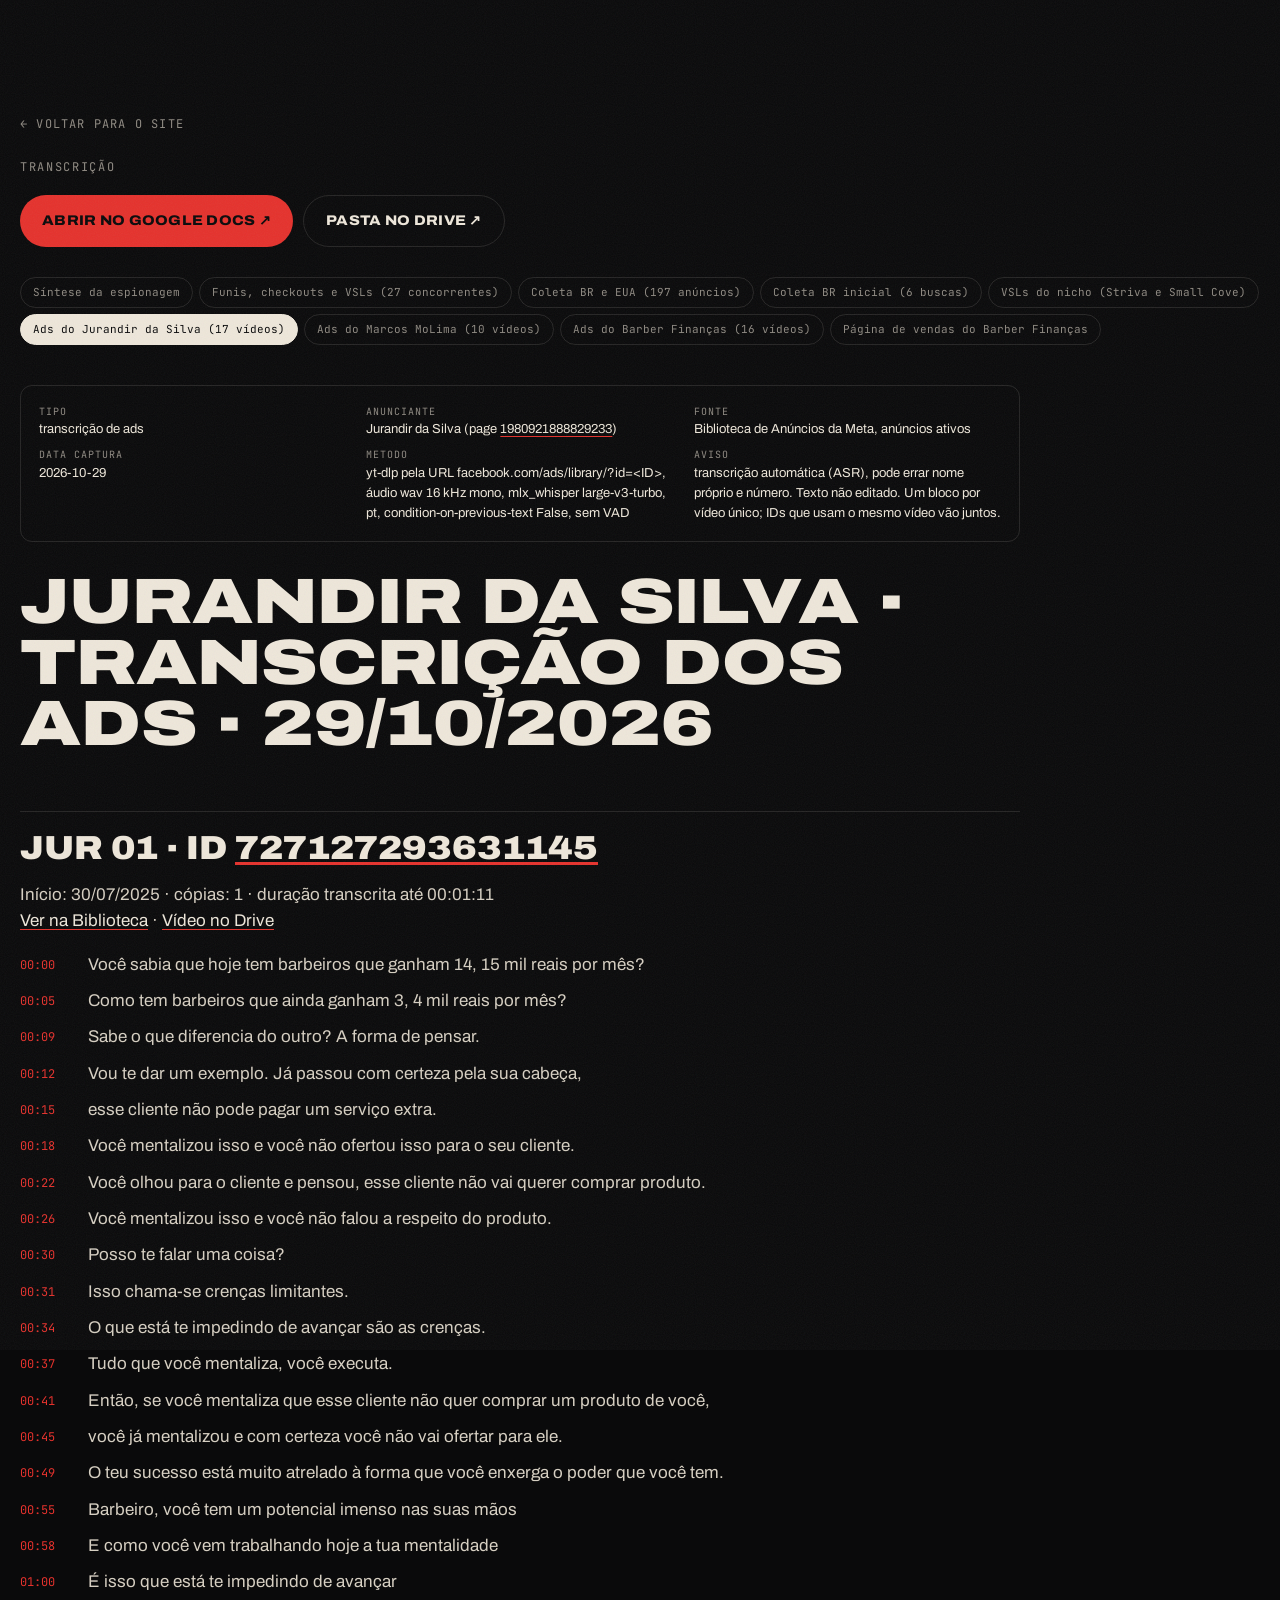
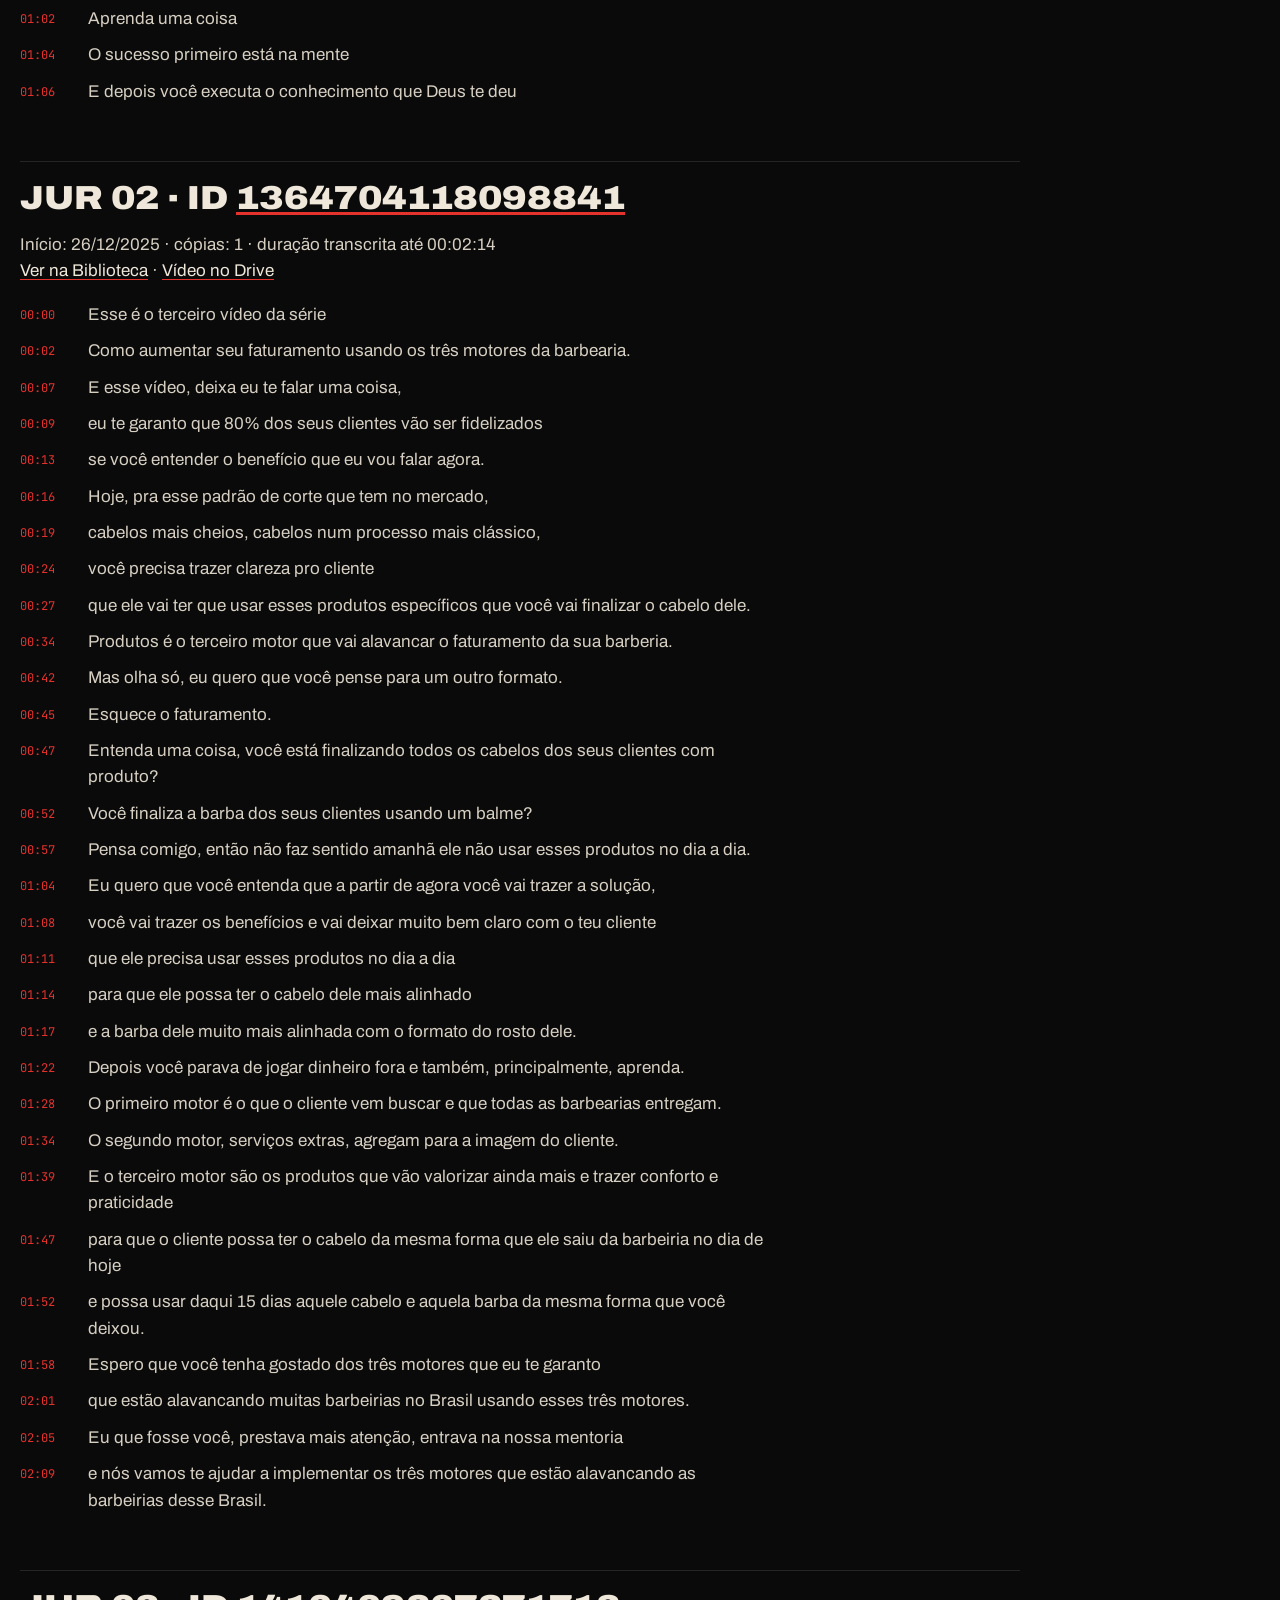
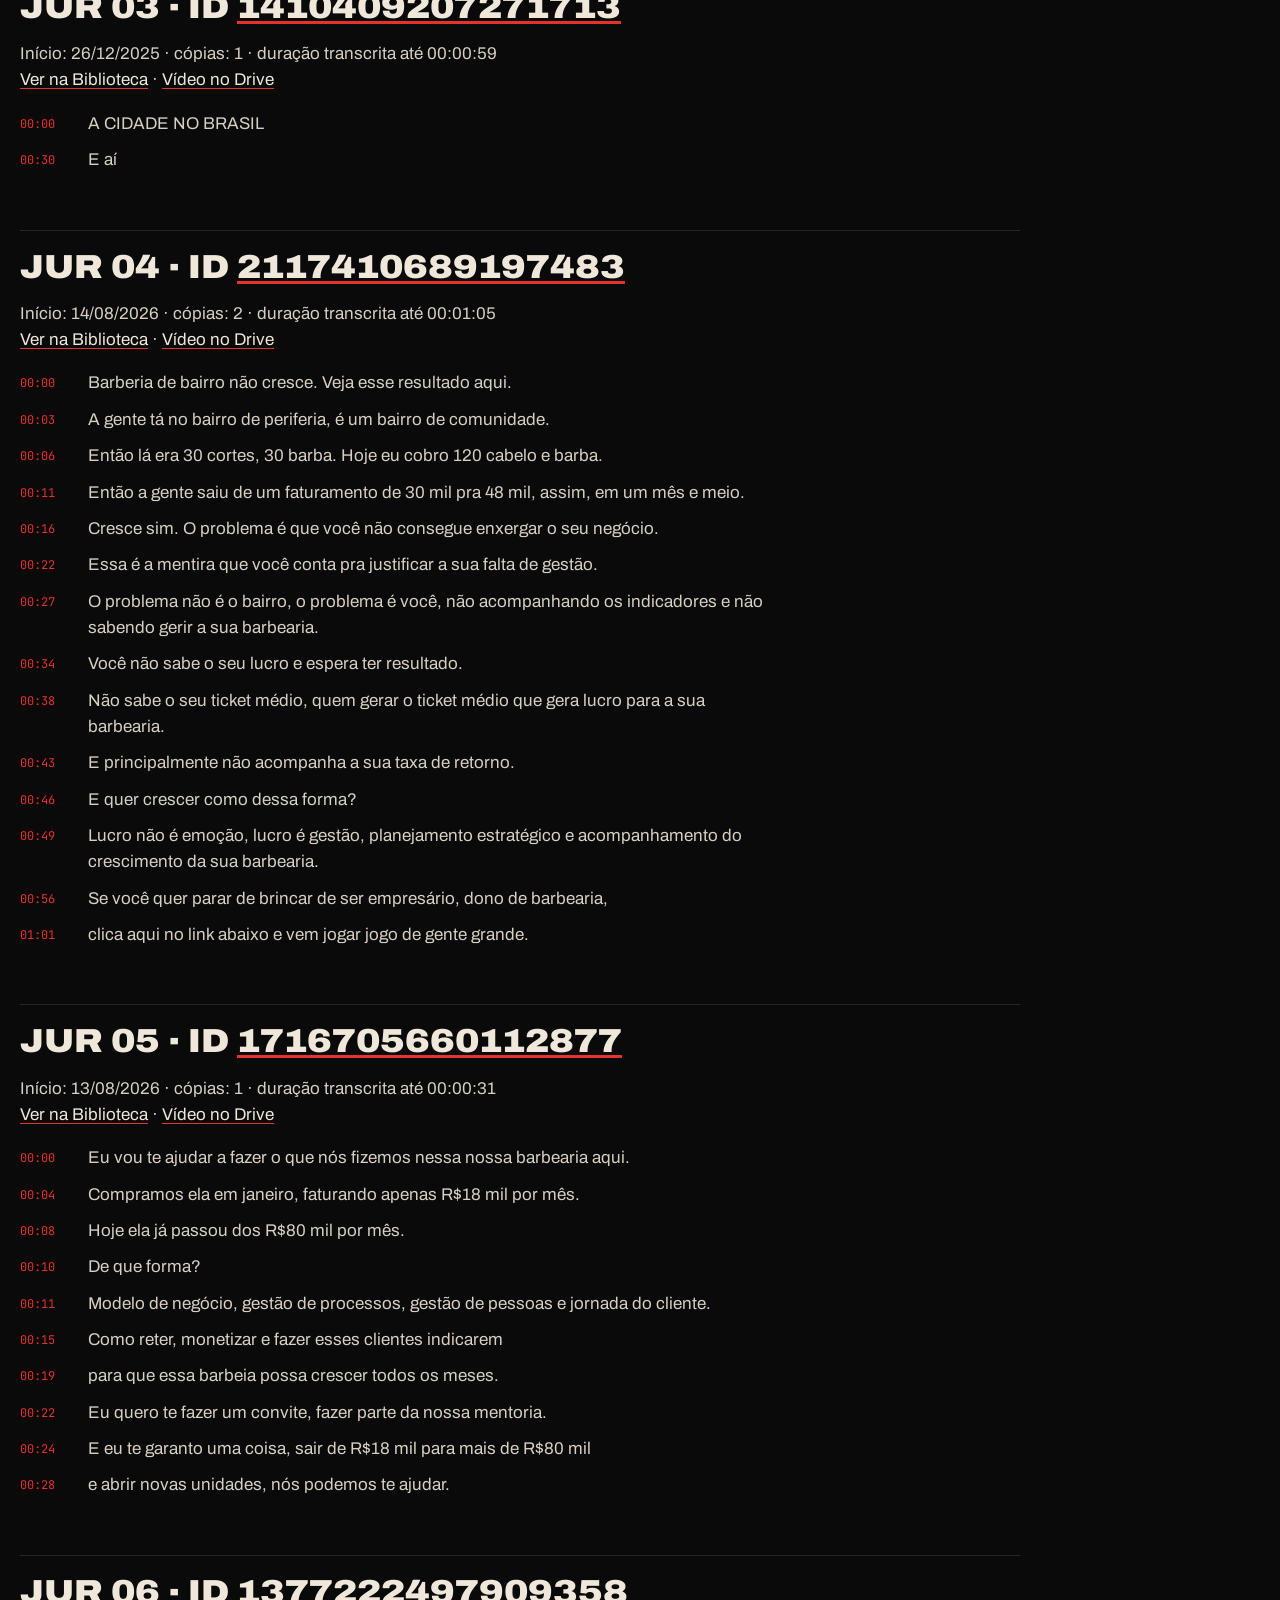
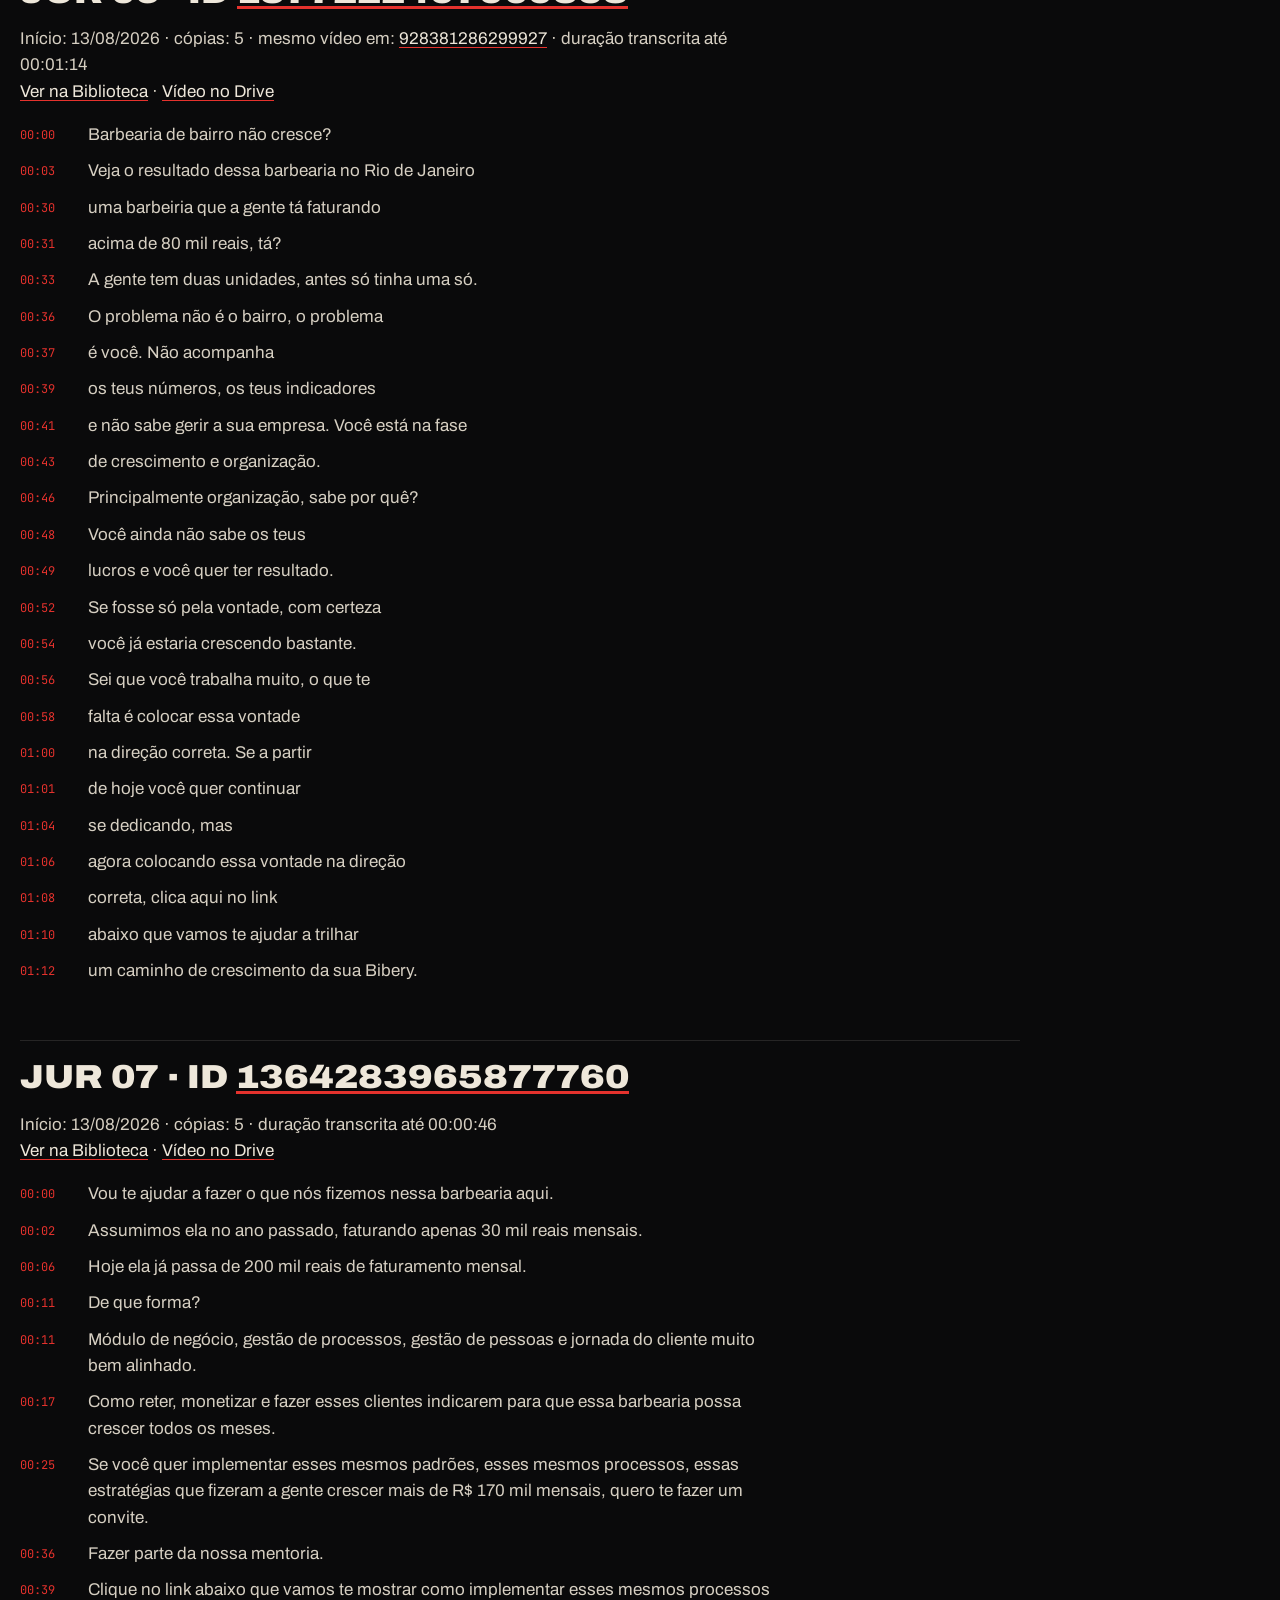
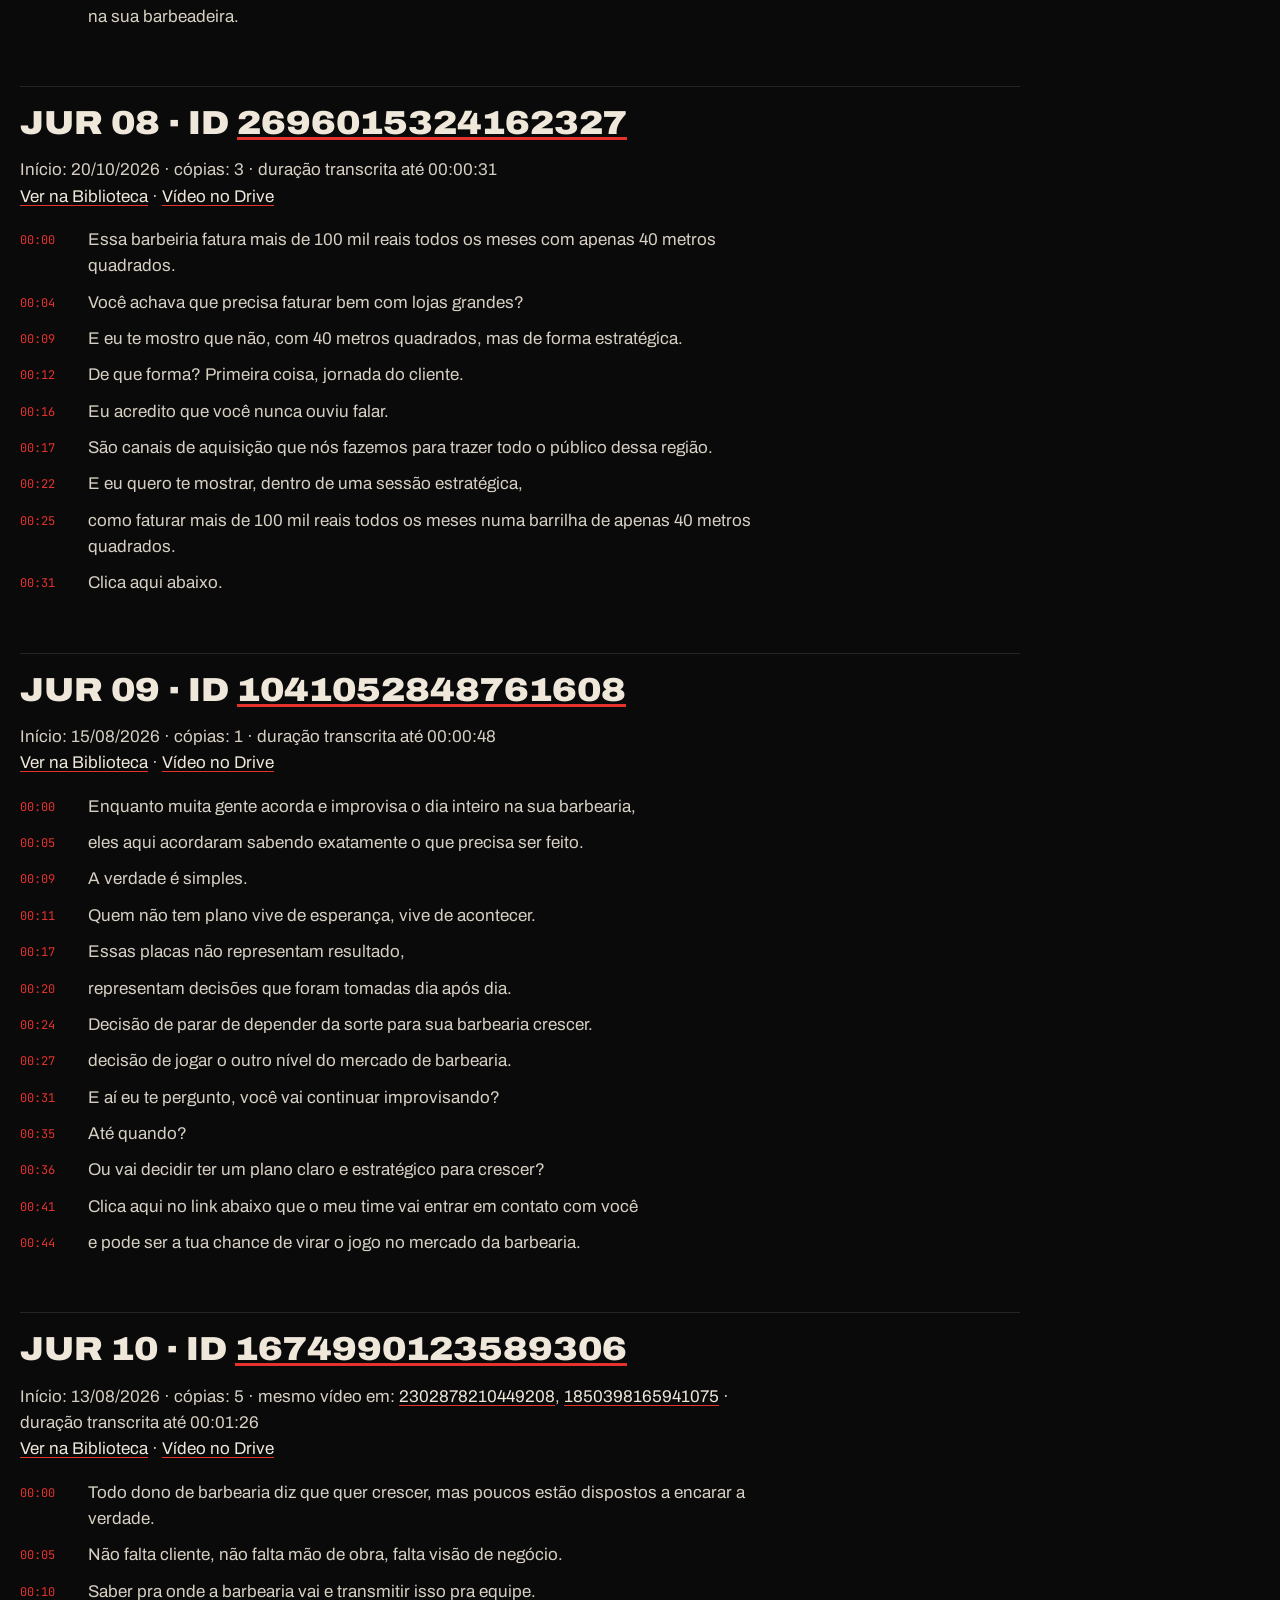
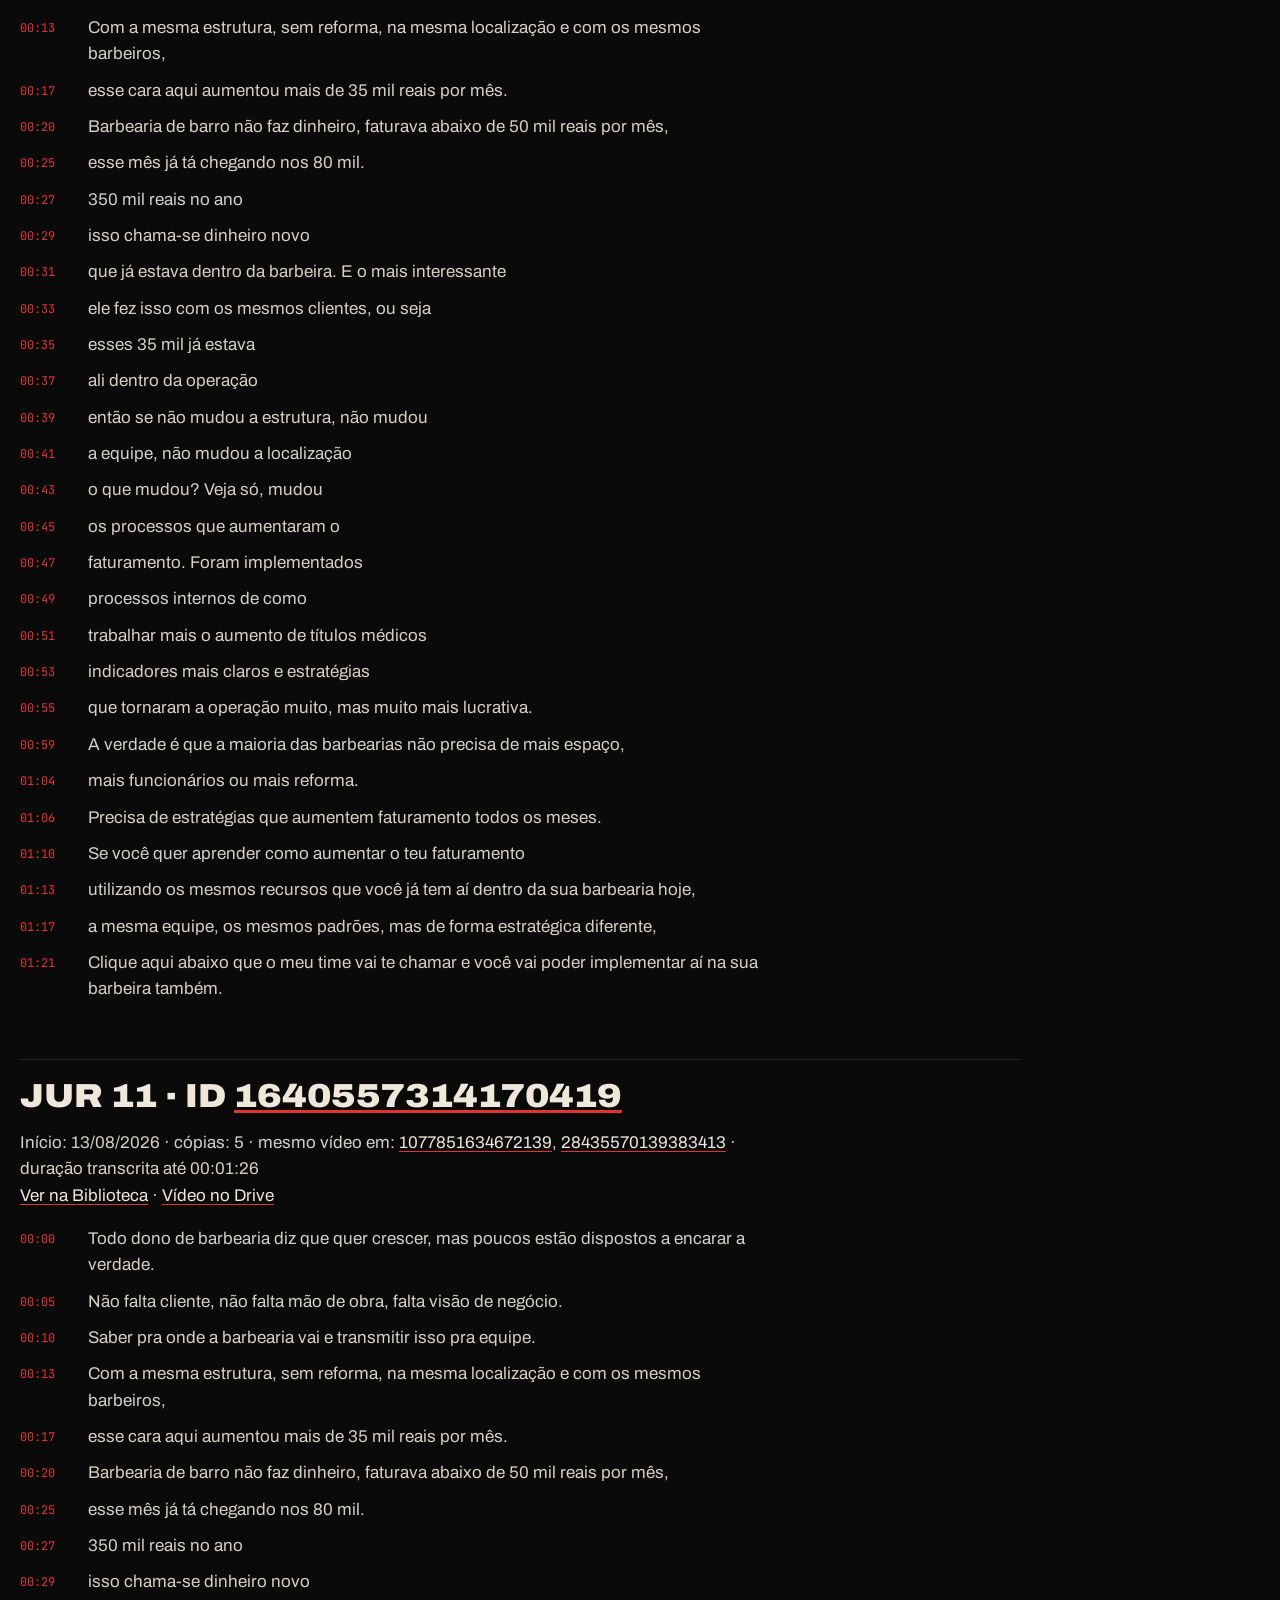
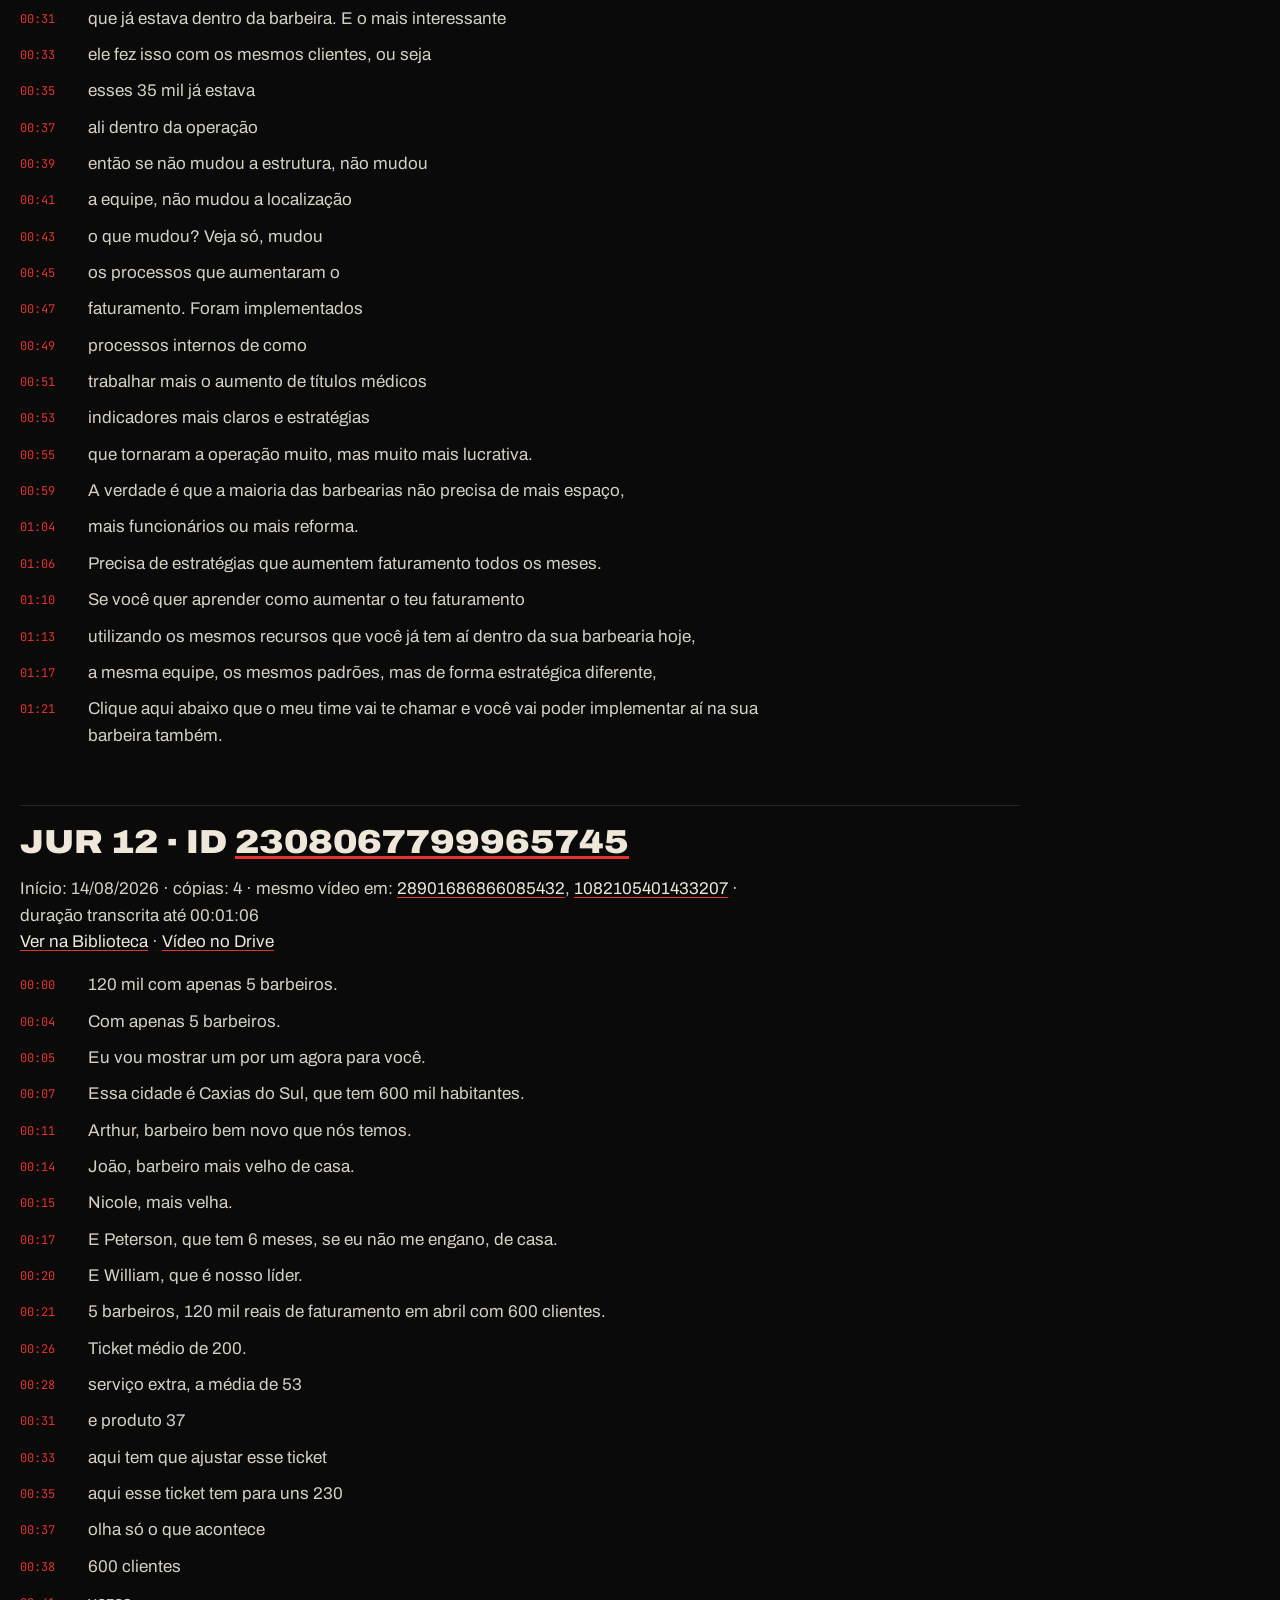
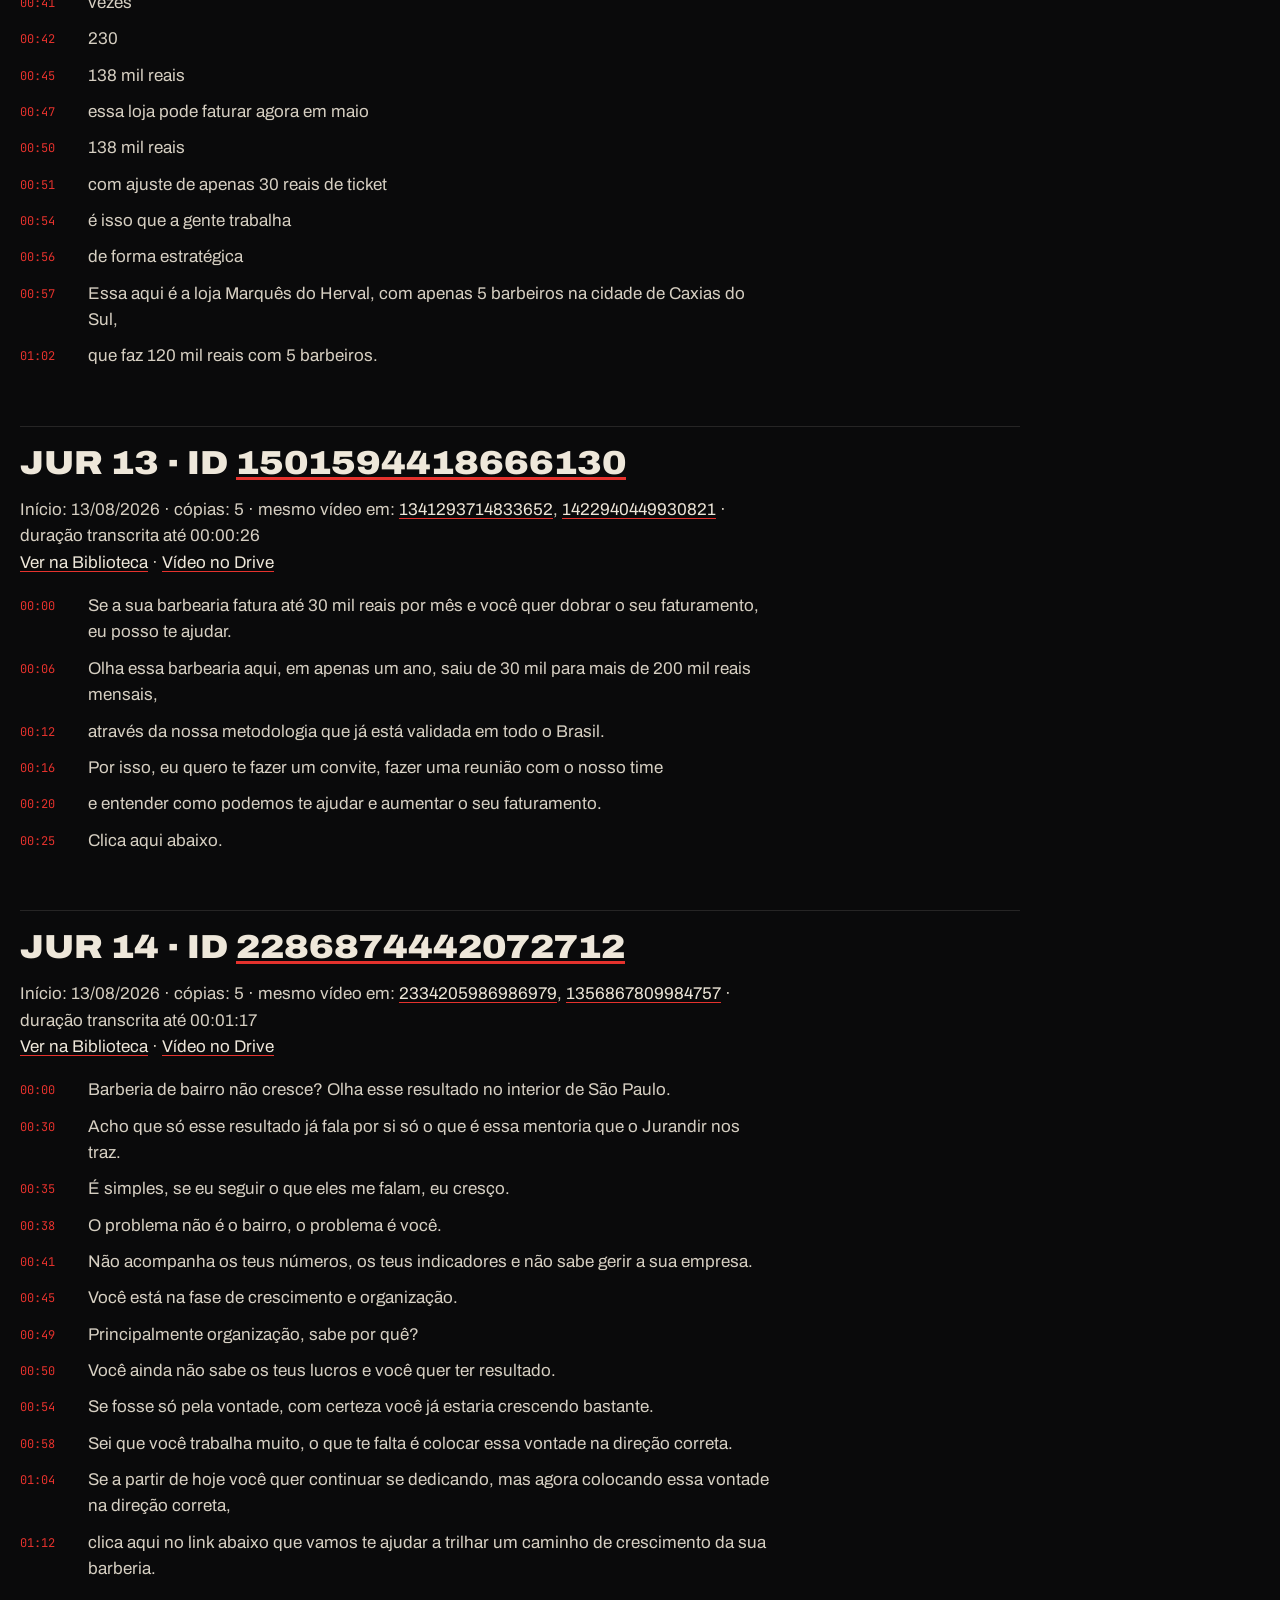
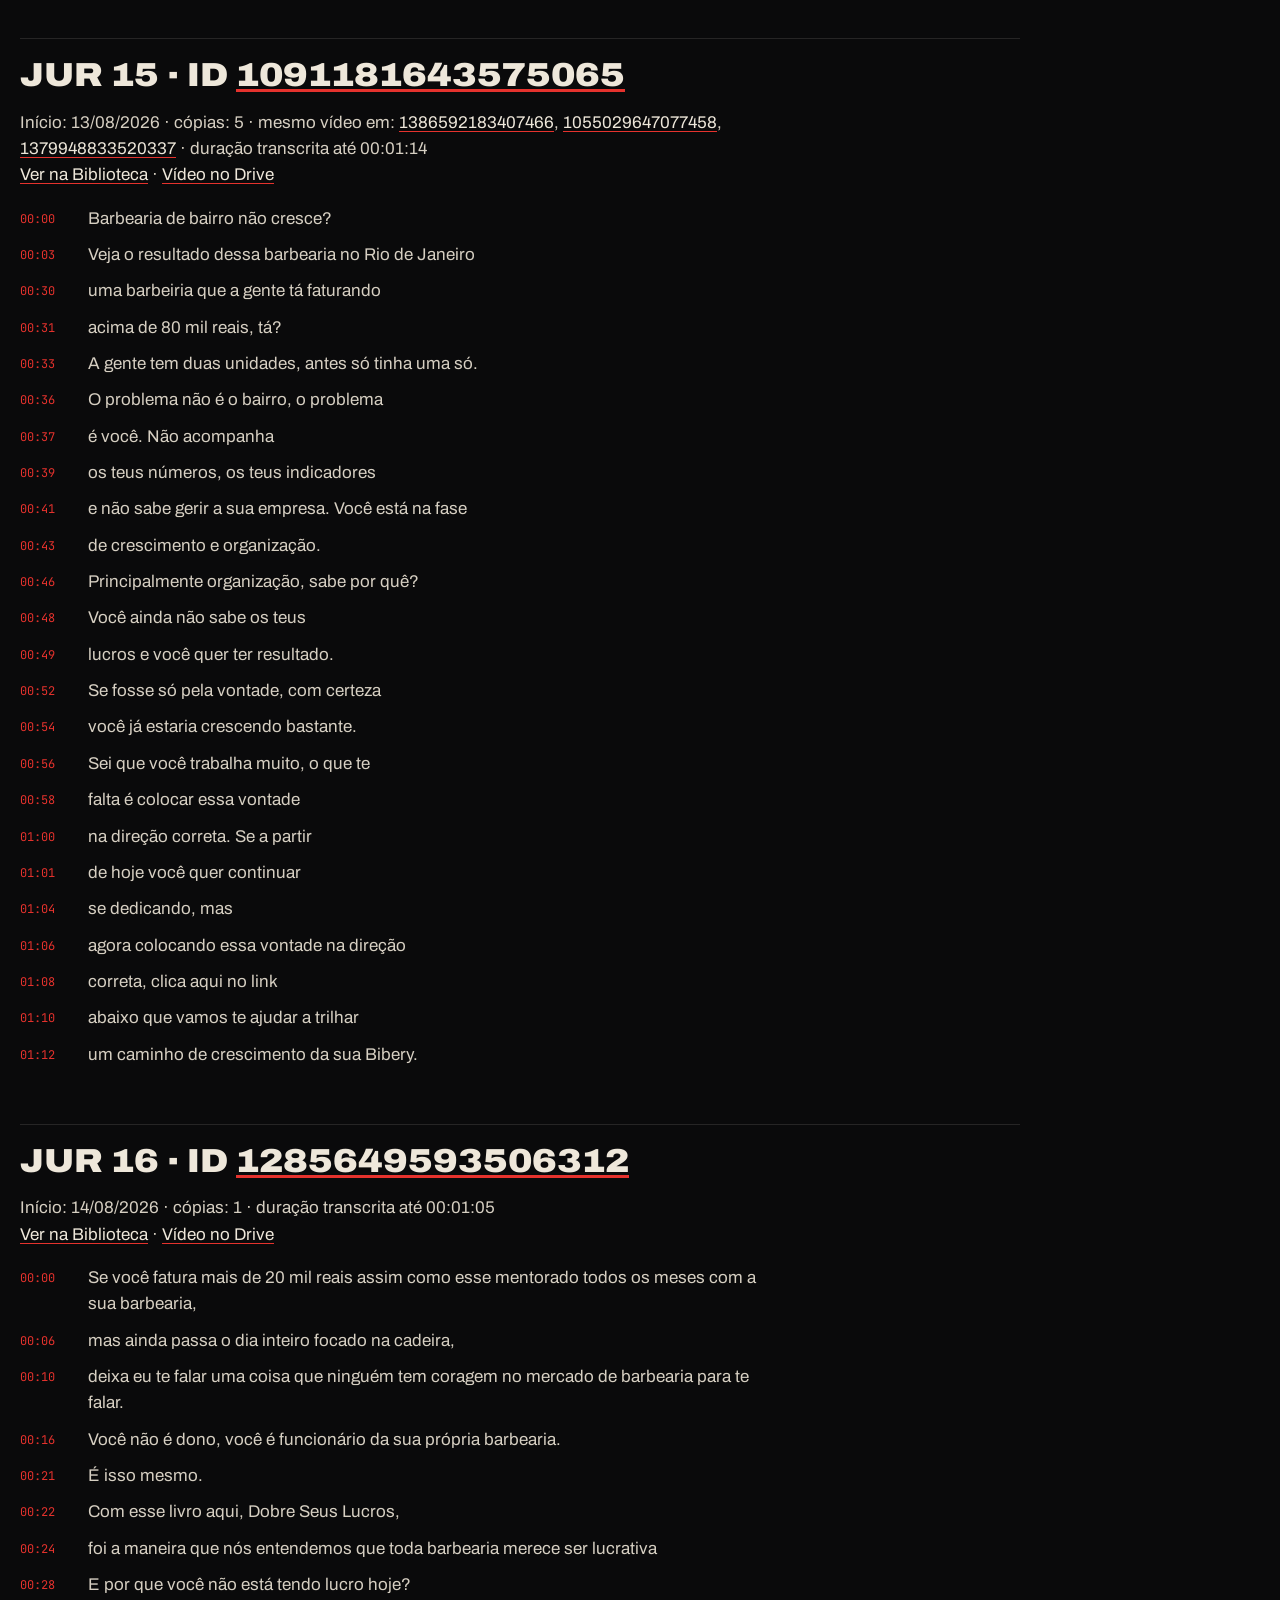
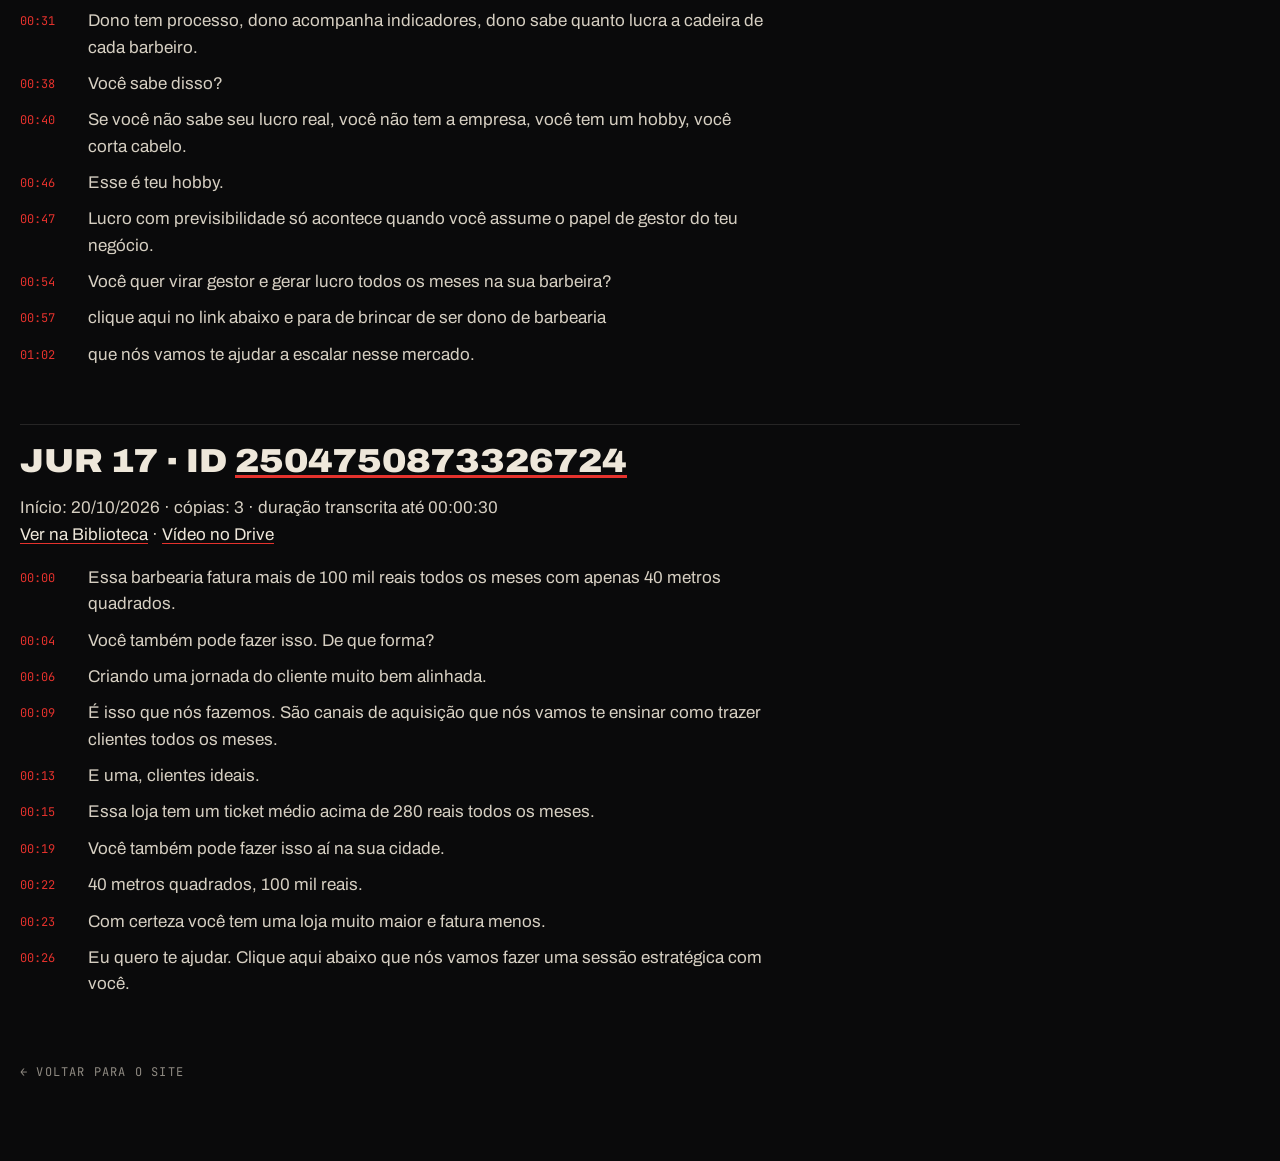
<file: doc-ads-jurandir.html>
<!doctype html><html lang="pt-BR"><head><meta charset="utf-8"><meta name="viewport" content="width=device-width, initial-scale=1, viewport-fit=cover"><title>Ads do Jurandir da Silva (17 vídeos) · Guto</title><meta name="robots" content="noindex, nofollow"><link rel="preconnect" href="https://fonts.googleapis.com"><link rel="preconnect" href="https://fonts.gstatic.com" crossorigin><link rel="stylesheet" href="https://fonts.googleapis.com/css2?family=Archivo:wdth,wght@62..125,300..900&family=Instrument+Serif:ital@1&family=JetBrains+Mono:wght@400;500&display=swap"><link rel="stylesheet" href="style.css?v=2"></head><body class="doc-page"><main class="wrap"><a class="back" href="index.html">← Voltar para o site</a><p class="eyebrow" style="margin-top:22px">Transcrição</p><div class="doc-actions"><a class="btn" href="https://docs.google.com/document/d/1QkIqKQv781Ggcqyb68Y4B7IFK4-MXB6wcnq1gGUZbdM/edit" target="_blank" rel="noopener">Abrir no Google Docs ↗</a><a class="btn ghost" href="https://drive.google.com/drive/folders/1ngniA5bgzAiFlKV6X8Y9plBA5WWAiloD" target="_blank" rel="noopener">Pasta no Drive ↗</a></div><nav class="docnav" aria-label="Documentos"><a href="doc-sintese.html">Síntese da espionagem</a><a href="doc-funis.html">Funis, checkouts e VSLs (27 concorrentes)</a><a href="doc-coleta-br-eua.html">Coleta BR e EUA (197 anúncios)</a><a href="doc-coleta-br-inicial.html">Coleta BR inicial (6 buscas)</a><a href="doc-vsls.html">VSLs do nicho (Striva e Small Cove)</a><a href="doc-ads-jurandir.html" aria-current="page">Ads do Jurandir da Silva (17 vídeos)</a><a href="doc-ads-molima.html">Ads do Marcos MoLima (10 vídeos)</a><a href="doc-ads-barber-financas.html">Ads do Barber Finanças (16 vídeos)</a><a href="doc-pagina-barber-financas.html">Página de vendas do Barber Finanças</a></nav><article class="prose"><dl class="meta"><div><dt>tipo</dt><dd>transcrição de ads</dd></div><div><dt>anunciante</dt><dd>Jurandir da Silva (page <a href="https://www.facebook.com/ads/library/?id=1980921888829233" target="_blank" rel="noopener">1980921888829233</a>)</dd></div><div><dt>fonte</dt><dd>Biblioteca de Anúncios da Meta, anúncios ativos</dd></div><div><dt>data captura</dt><dd>2026-10-29</dd></div><div><dt>metodo</dt><dd>yt-dlp pela URL facebook.com/ads/library/?id=&lt;ID&gt;, áudio wav 16 kHz mono, mlx_whisper large-v3-turbo, pt, condition-on-previous-text False, sem VAD</dd></div><div><dt>aviso</dt><dd>transcrição automática (ASR), pode errar nome próprio e número. Texto não editado. Um bloco por vídeo único; IDs que usam o mesmo vídeo vão juntos.</dd></div></dl>
<h1 id="jurandir-da-silva-transcri-o-dos-ads-29-10-2026">Jurandir da Silva · transcrição dos ads · 29/10/2026</h1>
<h2 id="jur-01-id-727127293631145">JUR 01 · ID <a href="https://www.facebook.com/ads/library/?id=727127293631145" target="_blank" rel="noopener">727127293631145</a></h2>
<p>Início: 30/07/2025 · cópias: 1 · duração transcrita até 00:01:11<br><a href="https://www.facebook.com/ads/library/?id=727127293631145" target="_blank" rel="noopener">Ver na Biblioteca</a> · <a href="https://drive.google.com/file/d/1JS4_dP9dJDdoUedmJnlmdALZocTn_jg6/view" target="_blank" rel="noopener">Vídeo no Drive</a></p>
<p class="seg"><span class="ts">00:00</span>Você sabia que hoje tem barbeiros que ganham 14, 15 mil reais por mês?</p>
<p class="seg"><span class="ts">00:05</span>Como tem barbeiros que ainda ganham 3, 4 mil reais por mês?</p>
<p class="seg"><span class="ts">00:09</span>Sabe o que diferencia do outro? A forma de pensar.</p>
<p class="seg"><span class="ts">00:12</span>Vou te dar um exemplo. Já passou com certeza pela sua cabeça,</p>
<p class="seg"><span class="ts">00:15</span>esse cliente não pode pagar um serviço extra.</p>
<p class="seg"><span class="ts">00:18</span>Você mentalizou isso e você não ofertou isso para o seu cliente.</p>
<p class="seg"><span class="ts">00:22</span>Você olhou para o cliente e pensou, esse cliente não vai querer comprar produto.</p>
<p class="seg"><span class="ts">00:26</span>Você mentalizou isso e você não falou a respeito do produto.</p>
<p class="seg"><span class="ts">00:30</span>Posso te falar uma coisa?</p>
<p class="seg"><span class="ts">00:31</span>Isso chama-se crenças limitantes.</p>
<p class="seg"><span class="ts">00:34</span>O que está te impedindo de avançar são as crenças.</p>
<p class="seg"><span class="ts">00:37</span>Tudo que você mentaliza, você executa.</p>
<p class="seg"><span class="ts">00:41</span>Então, se você mentaliza que esse cliente não quer comprar um produto de você,</p>
<p class="seg"><span class="ts">00:45</span>você já mentalizou e com certeza você não vai ofertar para ele.</p>
<p class="seg"><span class="ts">00:49</span>O teu sucesso está muito atrelado à forma que você enxerga o poder que você tem.</p>
<p class="seg"><span class="ts">00:55</span>Barbeiro, você tem um potencial imenso nas suas mãos</p>
<p class="seg"><span class="ts">00:58</span>E como você vem trabalhando hoje a tua mentalidade</p>
<p class="seg"><span class="ts">01:00</span>É isso que está te impedindo de avançar</p>
<p class="seg"><span class="ts">01:02</span>Aprenda uma coisa</p>
<p class="seg"><span class="ts">01:04</span>O sucesso primeiro está na mente</p>
<p class="seg"><span class="ts">01:06</span>E depois você executa o conhecimento que Deus te deu</p>
<h2 id="jur-02-id-1364704118098841">JUR 02 · ID <a href="https://www.facebook.com/ads/library/?id=1364704118098841" target="_blank" rel="noopener">1364704118098841</a></h2>
<p>Início: 26/12/2025 · cópias: 1 · duração transcrita até 00:02:14<br><a href="https://www.facebook.com/ads/library/?id=1364704118098841" target="_blank" rel="noopener">Ver na Biblioteca</a> · <a href="https://drive.google.com/file/d/1v5mYXmgDhiy7-Z6vGGZUwkaWslh0kHJ6/view" target="_blank" rel="noopener">Vídeo no Drive</a></p>
<p class="seg"><span class="ts">00:00</span>Esse é o terceiro vídeo da série</p>
<p class="seg"><span class="ts">00:02</span>Como aumentar seu faturamento usando os três motores da barbearia.</p>
<p class="seg"><span class="ts">00:07</span>E esse vídeo, deixa eu te falar uma coisa,</p>
<p class="seg"><span class="ts">00:09</span>eu te garanto que 80% dos seus clientes vão ser fidelizados</p>
<p class="seg"><span class="ts">00:13</span>se você entender o benefício que eu vou falar agora.</p>
<p class="seg"><span class="ts">00:16</span>Hoje, pra esse padrão de corte que tem no mercado,</p>
<p class="seg"><span class="ts">00:19</span>cabelos mais cheios, cabelos num processo mais clássico,</p>
<p class="seg"><span class="ts">00:24</span>você precisa trazer clareza pro cliente</p>
<p class="seg"><span class="ts">00:27</span>que ele vai ter que usar esses produtos específicos que você vai finalizar o cabelo dele.</p>
<p class="seg"><span class="ts">00:34</span>Produtos é o terceiro motor que vai alavancar o faturamento da sua barberia.</p>
<p class="seg"><span class="ts">00:42</span>Mas olha só, eu quero que você pense para um outro formato.</p>
<p class="seg"><span class="ts">00:45</span>Esquece o faturamento.</p>
<p class="seg"><span class="ts">00:47</span>Entenda uma coisa, você está finalizando todos os cabelos dos seus clientes com produto?</p>
<p class="seg"><span class="ts">00:52</span>Você finaliza a barba dos seus clientes usando um balme?</p>
<p class="seg"><span class="ts">00:57</span>Pensa comigo, então não faz sentido amanhã ele não usar esses produtos no dia a dia.</p>
<p class="seg"><span class="ts">01:04</span>Eu quero que você entenda que a partir de agora você vai trazer a solução,</p>
<p class="seg"><span class="ts">01:08</span>você vai trazer os benefícios e vai deixar muito bem claro com o teu cliente</p>
<p class="seg"><span class="ts">01:11</span>que ele precisa usar esses produtos no dia a dia</p>
<p class="seg"><span class="ts">01:14</span>para que ele possa ter o cabelo dele mais alinhado</p>
<p class="seg"><span class="ts">01:17</span>e a barba dele muito mais alinhada com o formato do rosto dele.</p>
<p class="seg"><span class="ts">01:22</span>Depois você parava de jogar dinheiro fora e também, principalmente, aprenda.</p>
<p class="seg"><span class="ts">01:28</span>O primeiro motor é o que o cliente vem buscar e que todas as barbearias entregam.</p>
<p class="seg"><span class="ts">01:34</span>O segundo motor, serviços extras, agregam para a imagem do cliente.</p>
<p class="seg"><span class="ts">01:39</span>E o terceiro motor são os produtos que vão valorizar ainda mais e trazer conforto e praticidade</p>
<p class="seg"><span class="ts">01:47</span>para que o cliente possa ter o cabelo da mesma forma que ele saiu da barbeiria no dia de hoje</p>
<p class="seg"><span class="ts">01:52</span>e possa usar daqui 15 dias aquele cabelo e aquela barba da mesma forma que você deixou.</p>
<p class="seg"><span class="ts">01:58</span>Espero que você tenha gostado dos três motores que eu te garanto</p>
<p class="seg"><span class="ts">02:01</span>que estão alavancando muitas barbeirias no Brasil usando esses três motores.</p>
<p class="seg"><span class="ts">02:05</span>Eu que fosse você, prestava mais atenção, entrava na nossa mentoria</p>
<p class="seg"><span class="ts">02:09</span>e nós vamos te ajudar a implementar os três motores que estão alavancando as barbeirias desse Brasil.</p>
<h2 id="jur-03-id-1410409207271713">JUR 03 · ID <a href="https://www.facebook.com/ads/library/?id=1410409207271713" target="_blank" rel="noopener">1410409207271713</a></h2>
<p>Início: 26/12/2025 · cópias: 1 · duração transcrita até 00:00:59<br><a href="https://www.facebook.com/ads/library/?id=1410409207271713" target="_blank" rel="noopener">Ver na Biblioteca</a> · <a href="https://drive.google.com/file/d/1otWC1PwdCs6fzc8jC1KnNPD98RkPTBvm/view" target="_blank" rel="noopener">Vídeo no Drive</a></p>
<p class="seg"><span class="ts">00:00</span>A CIDADE NO BRASIL</p>
<p class="seg"><span class="ts">00:30</span>E aí</p>
<h2 id="jur-04-id-2117410689197483">JUR 04 · ID <a href="https://www.facebook.com/ads/library/?id=2117410689197483" target="_blank" rel="noopener">2117410689197483</a></h2>
<p>Início: 14/08/2026 · cópias: 2 · duração transcrita até 00:01:05<br><a href="https://www.facebook.com/ads/library/?id=2117410689197483" target="_blank" rel="noopener">Ver na Biblioteca</a> · <a href="https://drive.google.com/file/d/1YEa12V45bRYoSEud_zQObzEifg63Xk_G/view" target="_blank" rel="noopener">Vídeo no Drive</a></p>
<p class="seg"><span class="ts">00:00</span>Barberia de bairro não cresce. Veja esse resultado aqui.</p>
<p class="seg"><span class="ts">00:03</span>A gente tá no bairro de periferia, é um bairro de comunidade.</p>
<p class="seg"><span class="ts">00:06</span>Então lá era 30 cortes, 30 barba. Hoje eu cobro 120 cabelo e barba.</p>
<p class="seg"><span class="ts">00:11</span>Então a gente saiu de um faturamento de 30 mil pra 48 mil, assim, em um mês e meio.</p>
<p class="seg"><span class="ts">00:16</span>Cresce sim. O problema é que você não consegue enxergar o seu negócio.</p>
<p class="seg"><span class="ts">00:22</span>Essa é a mentira que você conta pra justificar a sua falta de gestão.</p>
<p class="seg"><span class="ts">00:27</span>O problema não é o bairro, o problema é você, não acompanhando os indicadores e não sabendo gerir a sua barbearia.</p>
<p class="seg"><span class="ts">00:34</span>Você não sabe o seu lucro e espera ter resultado.</p>
<p class="seg"><span class="ts">00:38</span>Não sabe o seu ticket médio, quem gerar o ticket médio que gera lucro para a sua barbearia.</p>
<p class="seg"><span class="ts">00:43</span>E principalmente não acompanha a sua taxa de retorno.</p>
<p class="seg"><span class="ts">00:46</span>E quer crescer como dessa forma?</p>
<p class="seg"><span class="ts">00:49</span>Lucro não é emoção, lucro é gestão, planejamento estratégico e acompanhamento do crescimento da sua barbearia.</p>
<p class="seg"><span class="ts">00:56</span>Se você quer parar de brincar de ser empresário, dono de barbearia,</p>
<p class="seg"><span class="ts">01:01</span>clica aqui no link abaixo e vem jogar jogo de gente grande.</p>
<h2 id="jur-05-id-1716705660112877">JUR 05 · ID <a href="https://www.facebook.com/ads/library/?id=1716705660112877" target="_blank" rel="noopener">1716705660112877</a></h2>
<p>Início: 13/08/2026 · cópias: 1 · duração transcrita até 00:00:31<br><a href="https://www.facebook.com/ads/library/?id=1716705660112877" target="_blank" rel="noopener">Ver na Biblioteca</a> · <a href="https://drive.google.com/file/d/178Dadeh0sTWek0FHHkATYLlLS4dY1V37/view" target="_blank" rel="noopener">Vídeo no Drive</a></p>
<p class="seg"><span class="ts">00:00</span>Eu vou te ajudar a fazer o que nós fizemos nessa nossa barbearia aqui.</p>
<p class="seg"><span class="ts">00:04</span>Compramos ela em janeiro, faturando apenas R$18 mil por mês.</p>
<p class="seg"><span class="ts">00:08</span>Hoje ela já passou dos R$80 mil por mês.</p>
<p class="seg"><span class="ts">00:10</span>De que forma?</p>
<p class="seg"><span class="ts">00:11</span>Modelo de negócio, gestão de processos, gestão de pessoas e jornada do cliente.</p>
<p class="seg"><span class="ts">00:15</span>Como reter, monetizar e fazer esses clientes indicarem</p>
<p class="seg"><span class="ts">00:19</span>para que essa barbeia possa crescer todos os meses.</p>
<p class="seg"><span class="ts">00:22</span>Eu quero te fazer um convite, fazer parte da nossa mentoria.</p>
<p class="seg"><span class="ts">00:24</span>E eu te garanto uma coisa, sair de R$18 mil para mais de R$80 mil</p>
<p class="seg"><span class="ts">00:28</span>e abrir novas unidades, nós podemos te ajudar.</p>
<h2 id="jur-06-id-1377222497909358">JUR 06 · ID <a href="https://www.facebook.com/ads/library/?id=1377222497909358" target="_blank" rel="noopener">1377222497909358</a></h2>
<p>Início: 13/08/2026 · cópias: 5 · mesmo vídeo em: <a href="https://www.facebook.com/ads/library/?id=928381286299927" target="_blank" rel="noopener">928381286299927</a> · duração transcrita até 00:01:14<br><a href="https://www.facebook.com/ads/library/?id=1377222497909358" target="_blank" rel="noopener">Ver na Biblioteca</a> · <a href="https://drive.google.com/file/d/1CZSH-HhjF6NZKaw2Zu1zjSN4iY9Qf6L_/view" target="_blank" rel="noopener">Vídeo no Drive</a></p>
<p class="seg"><span class="ts">00:00</span>Barbearia de bairro não cresce?</p>
<p class="seg"><span class="ts">00:03</span>Veja o resultado dessa barbearia no Rio de Janeiro</p>
<p class="seg"><span class="ts">00:30</span>uma barbeiria que a gente tá faturando</p>
<p class="seg"><span class="ts">00:31</span>acima de 80 mil reais, tá?</p>
<p class="seg"><span class="ts">00:33</span>A gente tem duas unidades, antes só tinha uma só.</p>
<p class="seg"><span class="ts">00:36</span>O problema não é o bairro, o problema</p>
<p class="seg"><span class="ts">00:37</span>é você. Não acompanha</p>
<p class="seg"><span class="ts">00:39</span>os teus números, os teus indicadores</p>
<p class="seg"><span class="ts">00:41</span>e não sabe gerir a sua empresa. Você está na fase</p>
<p class="seg"><span class="ts">00:43</span>de crescimento e organização.</p>
<p class="seg"><span class="ts">00:46</span>Principalmente organização, sabe por quê?</p>
<p class="seg"><span class="ts">00:48</span>Você ainda não sabe os teus</p>
<p class="seg"><span class="ts">00:49</span>lucros e você quer ter resultado.</p>
<p class="seg"><span class="ts">00:52</span>Se fosse só pela vontade, com certeza</p>
<p class="seg"><span class="ts">00:54</span>você já estaria crescendo bastante.</p>
<p class="seg"><span class="ts">00:56</span>Sei que você trabalha muito, o que te</p>
<p class="seg"><span class="ts">00:58</span>falta é colocar essa vontade</p>
<p class="seg"><span class="ts">01:00</span>na direção correta. Se a partir</p>
<p class="seg"><span class="ts">01:01</span>de hoje você quer continuar</p>
<p class="seg"><span class="ts">01:04</span>se dedicando, mas</p>
<p class="seg"><span class="ts">01:06</span>agora colocando essa vontade na direção</p>
<p class="seg"><span class="ts">01:08</span>correta, clica aqui no link</p>
<p class="seg"><span class="ts">01:10</span>abaixo que vamos te ajudar a trilhar</p>
<p class="seg"><span class="ts">01:12</span>um caminho de crescimento da sua Bibery.</p>
<h2 id="jur-07-id-1364283965877760">JUR 07 · ID <a href="https://www.facebook.com/ads/library/?id=1364283965877760" target="_blank" rel="noopener">1364283965877760</a></h2>
<p>Início: 13/08/2026 · cópias: 5 · duração transcrita até 00:00:46<br><a href="https://www.facebook.com/ads/library/?id=1364283965877760" target="_blank" rel="noopener">Ver na Biblioteca</a> · <a href="https://drive.google.com/file/d/1q3d1Ml1MEKHUwf5hwYBjWc_kJb9m3QyM/view" target="_blank" rel="noopener">Vídeo no Drive</a></p>
<p class="seg"><span class="ts">00:00</span>Vou te ajudar a fazer o que nós fizemos nessa barbearia aqui.</p>
<p class="seg"><span class="ts">00:02</span>Assumimos ela no ano passado, faturando apenas 30 mil reais mensais.</p>
<p class="seg"><span class="ts">00:06</span>Hoje ela já passa de 200 mil reais de faturamento mensal.</p>
<p class="seg"><span class="ts">00:11</span>De que forma?</p>
<p class="seg"><span class="ts">00:11</span>Módulo de negócio, gestão de processos, gestão de pessoas e jornada do cliente muito bem alinhado.</p>
<p class="seg"><span class="ts">00:17</span>Como reter, monetizar e fazer esses clientes indicarem para que essa barbearia possa crescer todos os meses.</p>
<p class="seg"><span class="ts">00:25</span>Se você quer implementar esses mesmos padrões, esses mesmos processos, essas estratégias que fizeram a gente crescer mais de R$ 170 mil mensais, quero te fazer um convite.</p>
<p class="seg"><span class="ts">00:36</span>Fazer parte da nossa mentoria.</p>
<p class="seg"><span class="ts">00:39</span>Clique no link abaixo que vamos te mostrar como implementar esses mesmos processos na sua barbeadeira.</p>
<h2 id="jur-08-id-2696015324162327">JUR 08 · ID <a href="https://www.facebook.com/ads/library/?id=2696015324162327" target="_blank" rel="noopener">2696015324162327</a></h2>
<p>Início: 20/10/2026 · cópias: 3 · duração transcrita até 00:00:31<br><a href="https://www.facebook.com/ads/library/?id=2696015324162327" target="_blank" rel="noopener">Ver na Biblioteca</a> · <a href="https://drive.google.com/file/d/1jqjAIgyArvPVx7CDNGrCHPCmDGcD-N_J/view" target="_blank" rel="noopener">Vídeo no Drive</a></p>
<p class="seg"><span class="ts">00:00</span>Essa barbeiria fatura mais de 100 mil reais todos os meses com apenas 40 metros quadrados.</p>
<p class="seg"><span class="ts">00:04</span>Você achava que precisa faturar bem com lojas grandes?</p>
<p class="seg"><span class="ts">00:09</span>E eu te mostro que não, com 40 metros quadrados, mas de forma estratégica.</p>
<p class="seg"><span class="ts">00:12</span>De que forma? Primeira coisa, jornada do cliente.</p>
<p class="seg"><span class="ts">00:16</span>Eu acredito que você nunca ouviu falar.</p>
<p class="seg"><span class="ts">00:17</span>São canais de aquisição que nós fazemos para trazer todo o público dessa região.</p>
<p class="seg"><span class="ts">00:22</span>E eu quero te mostrar, dentro de uma sessão estratégica,</p>
<p class="seg"><span class="ts">00:25</span>como faturar mais de 100 mil reais todos os meses numa barrilha de apenas 40 metros quadrados.</p>
<p class="seg"><span class="ts">00:31</span>Clica aqui abaixo.</p>
<h2 id="jur-09-id-1041052848761608">JUR 09 · ID <a href="https://www.facebook.com/ads/library/?id=1041052848761608" target="_blank" rel="noopener">1041052848761608</a></h2>
<p>Início: 15/08/2026 · cópias: 1 · duração transcrita até 00:00:48<br><a href="https://www.facebook.com/ads/library/?id=1041052848761608" target="_blank" rel="noopener">Ver na Biblioteca</a> · <a href="https://drive.google.com/file/d/1UIyafq_7PTDreB-Mta3O5BnK7t-JRWkw/view" target="_blank" rel="noopener">Vídeo no Drive</a></p>
<p class="seg"><span class="ts">00:00</span>Enquanto muita gente acorda e improvisa o dia inteiro na sua barbearia,</p>
<p class="seg"><span class="ts">00:05</span>eles aqui acordaram sabendo exatamente o que precisa ser feito.</p>
<p class="seg"><span class="ts">00:09</span>A verdade é simples.</p>
<p class="seg"><span class="ts">00:11</span>Quem não tem plano vive de esperança, vive de acontecer.</p>
<p class="seg"><span class="ts">00:17</span>Essas placas não representam resultado,</p>
<p class="seg"><span class="ts">00:20</span>representam decisões que foram tomadas dia após dia.</p>
<p class="seg"><span class="ts">00:24</span>Decisão de parar de depender da sorte para sua barbearia crescer.</p>
<p class="seg"><span class="ts">00:27</span>decisão de jogar o outro nível do mercado de barbearia.</p>
<p class="seg"><span class="ts">00:31</span>E aí eu te pergunto, você vai continuar improvisando?</p>
<p class="seg"><span class="ts">00:35</span>Até quando?</p>
<p class="seg"><span class="ts">00:36</span>Ou vai decidir ter um plano claro e estratégico para crescer?</p>
<p class="seg"><span class="ts">00:41</span>Clica aqui no link abaixo que o meu time vai entrar em contato com você</p>
<p class="seg"><span class="ts">00:44</span>e pode ser a tua chance de virar o jogo no mercado da barbearia.</p>
<h2 id="jur-10-id-1674990123589306">JUR 10 · ID <a href="https://www.facebook.com/ads/library/?id=1674990123589306" target="_blank" rel="noopener">1674990123589306</a></h2>
<p>Início: 13/08/2026 · cópias: 5 · mesmo vídeo em: <a href="https://www.facebook.com/ads/library/?id=2302878210449208" target="_blank" rel="noopener">2302878210449208</a>, <a href="https://www.facebook.com/ads/library/?id=1850398165941075" target="_blank" rel="noopener">1850398165941075</a> · duração transcrita até 00:01:26<br><a href="https://www.facebook.com/ads/library/?id=1674990123589306" target="_blank" rel="noopener">Ver na Biblioteca</a> · <a href="https://drive.google.com/file/d/1tMCQXGdSGbhUdmeYdumtLpKzbvzOqtbs/view" target="_blank" rel="noopener">Vídeo no Drive</a></p>
<p class="seg"><span class="ts">00:00</span>Todo dono de barbearia diz que quer crescer, mas poucos estão dispostos a encarar a verdade.</p>
<p class="seg"><span class="ts">00:05</span>Não falta cliente, não falta mão de obra, falta visão de negócio.</p>
<p class="seg"><span class="ts">00:10</span>Saber pra onde a barbearia vai e transmitir isso pra equipe.</p>
<p class="seg"><span class="ts">00:13</span>Com a mesma estrutura, sem reforma, na mesma localização e com os mesmos barbeiros,</p>
<p class="seg"><span class="ts">00:17</span>esse cara aqui aumentou mais de 35 mil reais por mês.</p>
<p class="seg"><span class="ts">00:20</span>Barbearia de barro não faz dinheiro, faturava abaixo de 50 mil reais por mês,</p>
<p class="seg"><span class="ts">00:25</span>esse mês já tá chegando nos 80 mil.</p>
<p class="seg"><span class="ts">00:27</span>350 mil reais no ano</p>
<p class="seg"><span class="ts">00:29</span>isso chama-se dinheiro novo</p>
<p class="seg"><span class="ts">00:31</span>que já estava dentro da barbeira. E o mais interessante</p>
<p class="seg"><span class="ts">00:33</span>ele fez isso com os mesmos clientes, ou seja</p>
<p class="seg"><span class="ts">00:35</span>esses 35 mil já estava</p>
<p class="seg"><span class="ts">00:37</span>ali dentro da operação</p>
<p class="seg"><span class="ts">00:39</span>então se não mudou a estrutura, não mudou</p>
<p class="seg"><span class="ts">00:41</span>a equipe, não mudou a localização</p>
<p class="seg"><span class="ts">00:43</span>o que mudou? Veja só, mudou</p>
<p class="seg"><span class="ts">00:45</span>os processos que aumentaram o</p>
<p class="seg"><span class="ts">00:47</span>faturamento. Foram implementados</p>
<p class="seg"><span class="ts">00:49</span>processos internos de como</p>
<p class="seg"><span class="ts">00:51</span>trabalhar mais o aumento de títulos médicos</p>
<p class="seg"><span class="ts">00:53</span>indicadores mais claros e estratégias</p>
<p class="seg"><span class="ts">00:55</span>que tornaram a operação muito, mas muito mais lucrativa.</p>
<p class="seg"><span class="ts">00:59</span>A verdade é que a maioria das barbearias não precisa de mais espaço,</p>
<p class="seg"><span class="ts">01:04</span>mais funcionários ou mais reforma.</p>
<p class="seg"><span class="ts">01:06</span>Precisa de estratégias que aumentem faturamento todos os meses.</p>
<p class="seg"><span class="ts">01:10</span>Se você quer aprender como aumentar o teu faturamento</p>
<p class="seg"><span class="ts">01:13</span>utilizando os mesmos recursos que você já tem aí dentro da sua barbearia hoje,</p>
<p class="seg"><span class="ts">01:17</span>a mesma equipe, os mesmos padrões, mas de forma estratégica diferente,</p>
<p class="seg"><span class="ts">01:21</span>Clique aqui abaixo que o meu time vai te chamar e você vai poder implementar aí na sua barbeira também.</p>
<h2 id="jur-11-id-1640557314170419">JUR 11 · ID <a href="https://www.facebook.com/ads/library/?id=1640557314170419" target="_blank" rel="noopener">1640557314170419</a></h2>
<p>Início: 13/08/2026 · cópias: 5 · mesmo vídeo em: <a href="https://www.facebook.com/ads/library/?id=1077851634672139" target="_blank" rel="noopener">1077851634672139</a>, <a href="https://www.facebook.com/ads/library/?id=28435570139383413" target="_blank" rel="noopener">28435570139383413</a> · duração transcrita até 00:01:26<br><a href="https://www.facebook.com/ads/library/?id=1640557314170419" target="_blank" rel="noopener">Ver na Biblioteca</a> · <a href="https://drive.google.com/file/d/1Ay2DQEzJaYnizuKd3HegqMALvGwg42oF/view" target="_blank" rel="noopener">Vídeo no Drive</a></p>
<p class="seg"><span class="ts">00:00</span>Todo dono de barbearia diz que quer crescer, mas poucos estão dispostos a encarar a verdade.</p>
<p class="seg"><span class="ts">00:05</span>Não falta cliente, não falta mão de obra, falta visão de negócio.</p>
<p class="seg"><span class="ts">00:10</span>Saber pra onde a barbearia vai e transmitir isso pra equipe.</p>
<p class="seg"><span class="ts">00:13</span>Com a mesma estrutura, sem reforma, na mesma localização e com os mesmos barbeiros,</p>
<p class="seg"><span class="ts">00:17</span>esse cara aqui aumentou mais de 35 mil reais por mês.</p>
<p class="seg"><span class="ts">00:20</span>Barbearia de barro não faz dinheiro, faturava abaixo de 50 mil reais por mês,</p>
<p class="seg"><span class="ts">00:25</span>esse mês já tá chegando nos 80 mil.</p>
<p class="seg"><span class="ts">00:27</span>350 mil reais no ano</p>
<p class="seg"><span class="ts">00:29</span>isso chama-se dinheiro novo</p>
<p class="seg"><span class="ts">00:31</span>que já estava dentro da barbeira. E o mais interessante</p>
<p class="seg"><span class="ts">00:33</span>ele fez isso com os mesmos clientes, ou seja</p>
<p class="seg"><span class="ts">00:35</span>esses 35 mil já estava</p>
<p class="seg"><span class="ts">00:37</span>ali dentro da operação</p>
<p class="seg"><span class="ts">00:39</span>então se não mudou a estrutura, não mudou</p>
<p class="seg"><span class="ts">00:41</span>a equipe, não mudou a localização</p>
<p class="seg"><span class="ts">00:43</span>o que mudou? Veja só, mudou</p>
<p class="seg"><span class="ts">00:45</span>os processos que aumentaram o</p>
<p class="seg"><span class="ts">00:47</span>faturamento. Foram implementados</p>
<p class="seg"><span class="ts">00:49</span>processos internos de como</p>
<p class="seg"><span class="ts">00:51</span>trabalhar mais o aumento de títulos médicos</p>
<p class="seg"><span class="ts">00:53</span>indicadores mais claros e estratégias</p>
<p class="seg"><span class="ts">00:55</span>que tornaram a operação muito, mas muito mais lucrativa.</p>
<p class="seg"><span class="ts">00:59</span>A verdade é que a maioria das barbearias não precisa de mais espaço,</p>
<p class="seg"><span class="ts">01:04</span>mais funcionários ou mais reforma.</p>
<p class="seg"><span class="ts">01:06</span>Precisa de estratégias que aumentem faturamento todos os meses.</p>
<p class="seg"><span class="ts">01:10</span>Se você quer aprender como aumentar o teu faturamento</p>
<p class="seg"><span class="ts">01:13</span>utilizando os mesmos recursos que você já tem aí dentro da sua barbearia hoje,</p>
<p class="seg"><span class="ts">01:17</span>a mesma equipe, os mesmos padrões, mas de forma estratégica diferente,</p>
<p class="seg"><span class="ts">01:21</span>Clique aqui abaixo que o meu time vai te chamar e você vai poder implementar aí na sua barbeira também.</p>
<h2 id="jur-12-id-2308067799965745">JUR 12 · ID <a href="https://www.facebook.com/ads/library/?id=2308067799965745" target="_blank" rel="noopener">2308067799965745</a></h2>
<p>Início: 14/08/2026 · cópias: 4 · mesmo vídeo em: <a href="https://www.facebook.com/ads/library/?id=28901686866085432" target="_blank" rel="noopener">28901686866085432</a>, <a href="https://www.facebook.com/ads/library/?id=1082105401433207" target="_blank" rel="noopener">1082105401433207</a> · duração transcrita até 00:01:06<br><a href="https://www.facebook.com/ads/library/?id=2308067799965745" target="_blank" rel="noopener">Ver na Biblioteca</a> · <a href="https://drive.google.com/file/d/1WloFngG49kwtgVH2meLicoL5oH71MKEr/view" target="_blank" rel="noopener">Vídeo no Drive</a></p>
<p class="seg"><span class="ts">00:00</span>120 mil com apenas 5 barbeiros.</p>
<p class="seg"><span class="ts">00:04</span>Com apenas 5 barbeiros.</p>
<p class="seg"><span class="ts">00:05</span>Eu vou mostrar um por um agora para você.</p>
<p class="seg"><span class="ts">00:07</span>Essa cidade é Caxias do Sul, que tem 600 mil habitantes.</p>
<p class="seg"><span class="ts">00:11</span>Arthur, barbeiro bem novo que nós temos.</p>
<p class="seg"><span class="ts">00:14</span>João, barbeiro mais velho de casa.</p>
<p class="seg"><span class="ts">00:15</span>Nicole, mais velha.</p>
<p class="seg"><span class="ts">00:17</span>E Peterson, que tem 6 meses, se eu não me engano, de casa.</p>
<p class="seg"><span class="ts">00:20</span>E William, que é nosso líder.</p>
<p class="seg"><span class="ts">00:21</span>5 barbeiros, 120 mil reais de faturamento em abril com 600 clientes.</p>
<p class="seg"><span class="ts">00:26</span>Ticket médio de 200.</p>
<p class="seg"><span class="ts">00:28</span>serviço extra, a média de 53</p>
<p class="seg"><span class="ts">00:31</span>e produto 37</p>
<p class="seg"><span class="ts">00:33</span>aqui tem que ajustar esse ticket</p>
<p class="seg"><span class="ts">00:35</span>aqui esse ticket tem para uns 230</p>
<p class="seg"><span class="ts">00:37</span>olha só o que acontece</p>
<p class="seg"><span class="ts">00:38</span>600 clientes</p>
<p class="seg"><span class="ts">00:41</span>vezes</p>
<p class="seg"><span class="ts">00:42</span>230</p>
<p class="seg"><span class="ts">00:45</span>138 mil reais</p>
<p class="seg"><span class="ts">00:47</span>essa loja pode faturar agora em maio</p>
<p class="seg"><span class="ts">00:50</span>138 mil reais</p>
<p class="seg"><span class="ts">00:51</span>com ajuste de apenas 30 reais de ticket</p>
<p class="seg"><span class="ts">00:54</span>é isso que a gente trabalha</p>
<p class="seg"><span class="ts">00:56</span>de forma estratégica</p>
<p class="seg"><span class="ts">00:57</span>Essa aqui é a loja Marquês do Herval, com apenas 5 barbeiros na cidade de Caxias do Sul,</p>
<p class="seg"><span class="ts">01:02</span>que faz 120 mil reais com 5 barbeiros.</p>
<h2 id="jur-13-id-1501594418666130">JUR 13 · ID <a href="https://www.facebook.com/ads/library/?id=1501594418666130" target="_blank" rel="noopener">1501594418666130</a></h2>
<p>Início: 13/08/2026 · cópias: 5 · mesmo vídeo em: <a href="https://www.facebook.com/ads/library/?id=1341293714833652" target="_blank" rel="noopener">1341293714833652</a>, <a href="https://www.facebook.com/ads/library/?id=1422940449930821" target="_blank" rel="noopener">1422940449930821</a> · duração transcrita até 00:00:26<br><a href="https://www.facebook.com/ads/library/?id=1501594418666130" target="_blank" rel="noopener">Ver na Biblioteca</a> · <a href="https://drive.google.com/file/d/1NbcTdsF4RBapN5VuKY-Wn842bfZK7SSn/view" target="_blank" rel="noopener">Vídeo no Drive</a></p>
<p class="seg"><span class="ts">00:00</span>Se a sua barbearia fatura até 30 mil reais por mês e você quer dobrar o seu faturamento, eu posso te ajudar.</p>
<p class="seg"><span class="ts">00:06</span>Olha essa barbearia aqui, em apenas um ano, saiu de 30 mil para mais de 200 mil reais mensais,</p>
<p class="seg"><span class="ts">00:12</span>através da nossa metodologia que já está validada em todo o Brasil.</p>
<p class="seg"><span class="ts">00:16</span>Por isso, eu quero te fazer um convite, fazer uma reunião com o nosso time</p>
<p class="seg"><span class="ts">00:20</span>e entender como podemos te ajudar e aumentar o seu faturamento.</p>
<p class="seg"><span class="ts">00:25</span>Clica aqui abaixo.</p>
<h2 id="jur-14-id-2286874442072712">JUR 14 · ID <a href="https://www.facebook.com/ads/library/?id=2286874442072712" target="_blank" rel="noopener">2286874442072712</a></h2>
<p>Início: 13/08/2026 · cópias: 5 · mesmo vídeo em: <a href="https://www.facebook.com/ads/library/?id=2334205986986979" target="_blank" rel="noopener">2334205986986979</a>, <a href="https://www.facebook.com/ads/library/?id=1356867809984757" target="_blank" rel="noopener">1356867809984757</a> · duração transcrita até 00:01:17<br><a href="https://www.facebook.com/ads/library/?id=2286874442072712" target="_blank" rel="noopener">Ver na Biblioteca</a> · <a href="https://drive.google.com/file/d/15YeQajgkmHbBcMJbxLKdkaBxsoD5e2vW/view" target="_blank" rel="noopener">Vídeo no Drive</a></p>
<p class="seg"><span class="ts">00:00</span>Barberia de bairro não cresce? Olha esse resultado no interior de São Paulo.</p>
<p class="seg"><span class="ts">00:30</span>Acho que só esse resultado já fala por si só o que é essa mentoria que o Jurandir nos traz.</p>
<p class="seg"><span class="ts">00:35</span>É simples, se eu seguir o que eles me falam, eu cresço.</p>
<p class="seg"><span class="ts">00:38</span>O problema não é o bairro, o problema é você.</p>
<p class="seg"><span class="ts">00:41</span>Não acompanha os teus números, os teus indicadores e não sabe gerir a sua empresa.</p>
<p class="seg"><span class="ts">00:45</span>Você está na fase de crescimento e organização.</p>
<p class="seg"><span class="ts">00:49</span>Principalmente organização, sabe por quê?</p>
<p class="seg"><span class="ts">00:50</span>Você ainda não sabe os teus lucros e você quer ter resultado.</p>
<p class="seg"><span class="ts">00:54</span>Se fosse só pela vontade, com certeza você já estaria crescendo bastante.</p>
<p class="seg"><span class="ts">00:58</span>Sei que você trabalha muito, o que te falta é colocar essa vontade na direção correta.</p>
<p class="seg"><span class="ts">01:04</span>Se a partir de hoje você quer continuar se dedicando, mas agora colocando essa vontade na direção correta,</p>
<p class="seg"><span class="ts">01:12</span>clica aqui no link abaixo que vamos te ajudar a trilhar um caminho de crescimento da sua barberia.</p>
<h2 id="jur-15-id-1091181643575065">JUR 15 · ID <a href="https://www.facebook.com/ads/library/?id=1091181643575065" target="_blank" rel="noopener">1091181643575065</a></h2>
<p>Início: 13/08/2026 · cópias: 5 · mesmo vídeo em: <a href="https://www.facebook.com/ads/library/?id=1386592183407466" target="_blank" rel="noopener">1386592183407466</a>, <a href="https://www.facebook.com/ads/library/?id=1055029647077458" target="_blank" rel="noopener">1055029647077458</a>, <a href="https://www.facebook.com/ads/library/?id=1379948833520337" target="_blank" rel="noopener">1379948833520337</a> · duração transcrita até 00:01:14<br><a href="https://www.facebook.com/ads/library/?id=1091181643575065" target="_blank" rel="noopener">Ver na Biblioteca</a> · <a href="https://drive.google.com/file/d/1z2rA5PeljnDvE4Ryc6F5VtzDHZLzKQtm/view" target="_blank" rel="noopener">Vídeo no Drive</a></p>
<p class="seg"><span class="ts">00:00</span>Barbearia de bairro não cresce?</p>
<p class="seg"><span class="ts">00:03</span>Veja o resultado dessa barbearia no Rio de Janeiro</p>
<p class="seg"><span class="ts">00:30</span>uma barbeiria que a gente tá faturando</p>
<p class="seg"><span class="ts">00:31</span>acima de 80 mil reais, tá?</p>
<p class="seg"><span class="ts">00:33</span>A gente tem duas unidades, antes só tinha uma só.</p>
<p class="seg"><span class="ts">00:36</span>O problema não é o bairro, o problema</p>
<p class="seg"><span class="ts">00:37</span>é você. Não acompanha</p>
<p class="seg"><span class="ts">00:39</span>os teus números, os teus indicadores</p>
<p class="seg"><span class="ts">00:41</span>e não sabe gerir a sua empresa. Você está na fase</p>
<p class="seg"><span class="ts">00:43</span>de crescimento e organização.</p>
<p class="seg"><span class="ts">00:46</span>Principalmente organização, sabe por quê?</p>
<p class="seg"><span class="ts">00:48</span>Você ainda não sabe os teus</p>
<p class="seg"><span class="ts">00:49</span>lucros e você quer ter resultado.</p>
<p class="seg"><span class="ts">00:52</span>Se fosse só pela vontade, com certeza</p>
<p class="seg"><span class="ts">00:54</span>você já estaria crescendo bastante.</p>
<p class="seg"><span class="ts">00:56</span>Sei que você trabalha muito, o que te</p>
<p class="seg"><span class="ts">00:58</span>falta é colocar essa vontade</p>
<p class="seg"><span class="ts">01:00</span>na direção correta. Se a partir</p>
<p class="seg"><span class="ts">01:01</span>de hoje você quer continuar</p>
<p class="seg"><span class="ts">01:04</span>se dedicando, mas</p>
<p class="seg"><span class="ts">01:06</span>agora colocando essa vontade na direção</p>
<p class="seg"><span class="ts">01:08</span>correta, clica aqui no link</p>
<p class="seg"><span class="ts">01:10</span>abaixo que vamos te ajudar a trilhar</p>
<p class="seg"><span class="ts">01:12</span>um caminho de crescimento da sua Bibery.</p>
<h2 id="jur-16-id-1285649593506312">JUR 16 · ID <a href="https://www.facebook.com/ads/library/?id=1285649593506312" target="_blank" rel="noopener">1285649593506312</a></h2>
<p>Início: 14/08/2026 · cópias: 1 · duração transcrita até 00:01:05<br><a href="https://www.facebook.com/ads/library/?id=1285649593506312" target="_blank" rel="noopener">Ver na Biblioteca</a> · <a href="https://drive.google.com/file/d/1HSw8BXg-kNNABwQeUvzpy-pcHD7EPRfi/view" target="_blank" rel="noopener">Vídeo no Drive</a></p>
<p class="seg"><span class="ts">00:00</span>Se você fatura mais de 20 mil reais assim como esse mentorado todos os meses com a sua barbearia,</p>
<p class="seg"><span class="ts">00:06</span>mas ainda passa o dia inteiro focado na cadeira,</p>
<p class="seg"><span class="ts">00:10</span>deixa eu te falar uma coisa que ninguém tem coragem no mercado de barbearia para te falar.</p>
<p class="seg"><span class="ts">00:16</span>Você não é dono, você é funcionário da sua própria barbearia.</p>
<p class="seg"><span class="ts">00:21</span>É isso mesmo.</p>
<p class="seg"><span class="ts">00:22</span>Com esse livro aqui, Dobre Seus Lucros,</p>
<p class="seg"><span class="ts">00:24</span>foi a maneira que nós entendemos que toda barbearia merece ser lucrativa</p>
<p class="seg"><span class="ts">00:28</span>E por que você não está tendo lucro hoje?</p>
<p class="seg"><span class="ts">00:31</span>Dono tem processo, dono acompanha indicadores, dono sabe quanto lucra a cadeira de cada barbeiro.</p>
<p class="seg"><span class="ts">00:38</span>Você sabe disso?</p>
<p class="seg"><span class="ts">00:40</span>Se você não sabe seu lucro real, você não tem a empresa, você tem um hobby, você corta cabelo.</p>
<p class="seg"><span class="ts">00:46</span>Esse é teu hobby.</p>
<p class="seg"><span class="ts">00:47</span>Lucro com previsibilidade só acontece quando você assume o papel de gestor do teu negócio.</p>
<p class="seg"><span class="ts">00:54</span>Você quer virar gestor e gerar lucro todos os meses na sua barbeira?</p>
<p class="seg"><span class="ts">00:57</span>clique aqui no link abaixo e para de brincar de ser dono de barbearia</p>
<p class="seg"><span class="ts">01:02</span>que nós vamos te ajudar a escalar nesse mercado.</p>
<h2 id="jur-17-id-2504750873326724">JUR 17 · ID <a href="https://www.facebook.com/ads/library/?id=2504750873326724" target="_blank" rel="noopener">2504750873326724</a></h2>
<p>Início: 20/10/2026 · cópias: 3 · duração transcrita até 00:00:30<br><a href="https://www.facebook.com/ads/library/?id=2504750873326724" target="_blank" rel="noopener">Ver na Biblioteca</a> · <a href="https://drive.google.com/file/d/1fmUjd-CmGL6NHkFUaSxPd16fzTUanAxo/view" target="_blank" rel="noopener">Vídeo no Drive</a></p>
<p class="seg"><span class="ts">00:00</span>Essa barbearia fatura mais de 100 mil reais todos os meses com apenas 40 metros quadrados.</p>
<p class="seg"><span class="ts">00:04</span>Você também pode fazer isso. De que forma?</p>
<p class="seg"><span class="ts">00:06</span>Criando uma jornada do cliente muito bem alinhada.</p>
<p class="seg"><span class="ts">00:09</span>É isso que nós fazemos. São canais de aquisição que nós vamos te ensinar como trazer clientes todos os meses.</p>
<p class="seg"><span class="ts">00:13</span>E uma, clientes ideais.</p>
<p class="seg"><span class="ts">00:15</span>Essa loja tem um ticket médio acima de 280 reais todos os meses.</p>
<p class="seg"><span class="ts">00:19</span>Você também pode fazer isso aí na sua cidade.</p>
<p class="seg"><span class="ts">00:22</span>40 metros quadrados, 100 mil reais.</p>
<p class="seg"><span class="ts">00:23</span>Com certeza você tem uma loja muito maior e fatura menos.</p>
<p class="seg"><span class="ts">00:26</span>Eu quero te ajudar. Clique aqui abaixo que nós vamos fazer uma sessão estratégica com você.</p></article><p style="margin-top:60px"><a class="back" href="index.html">← Voltar para o site</a></p></main></body></html>
</file>
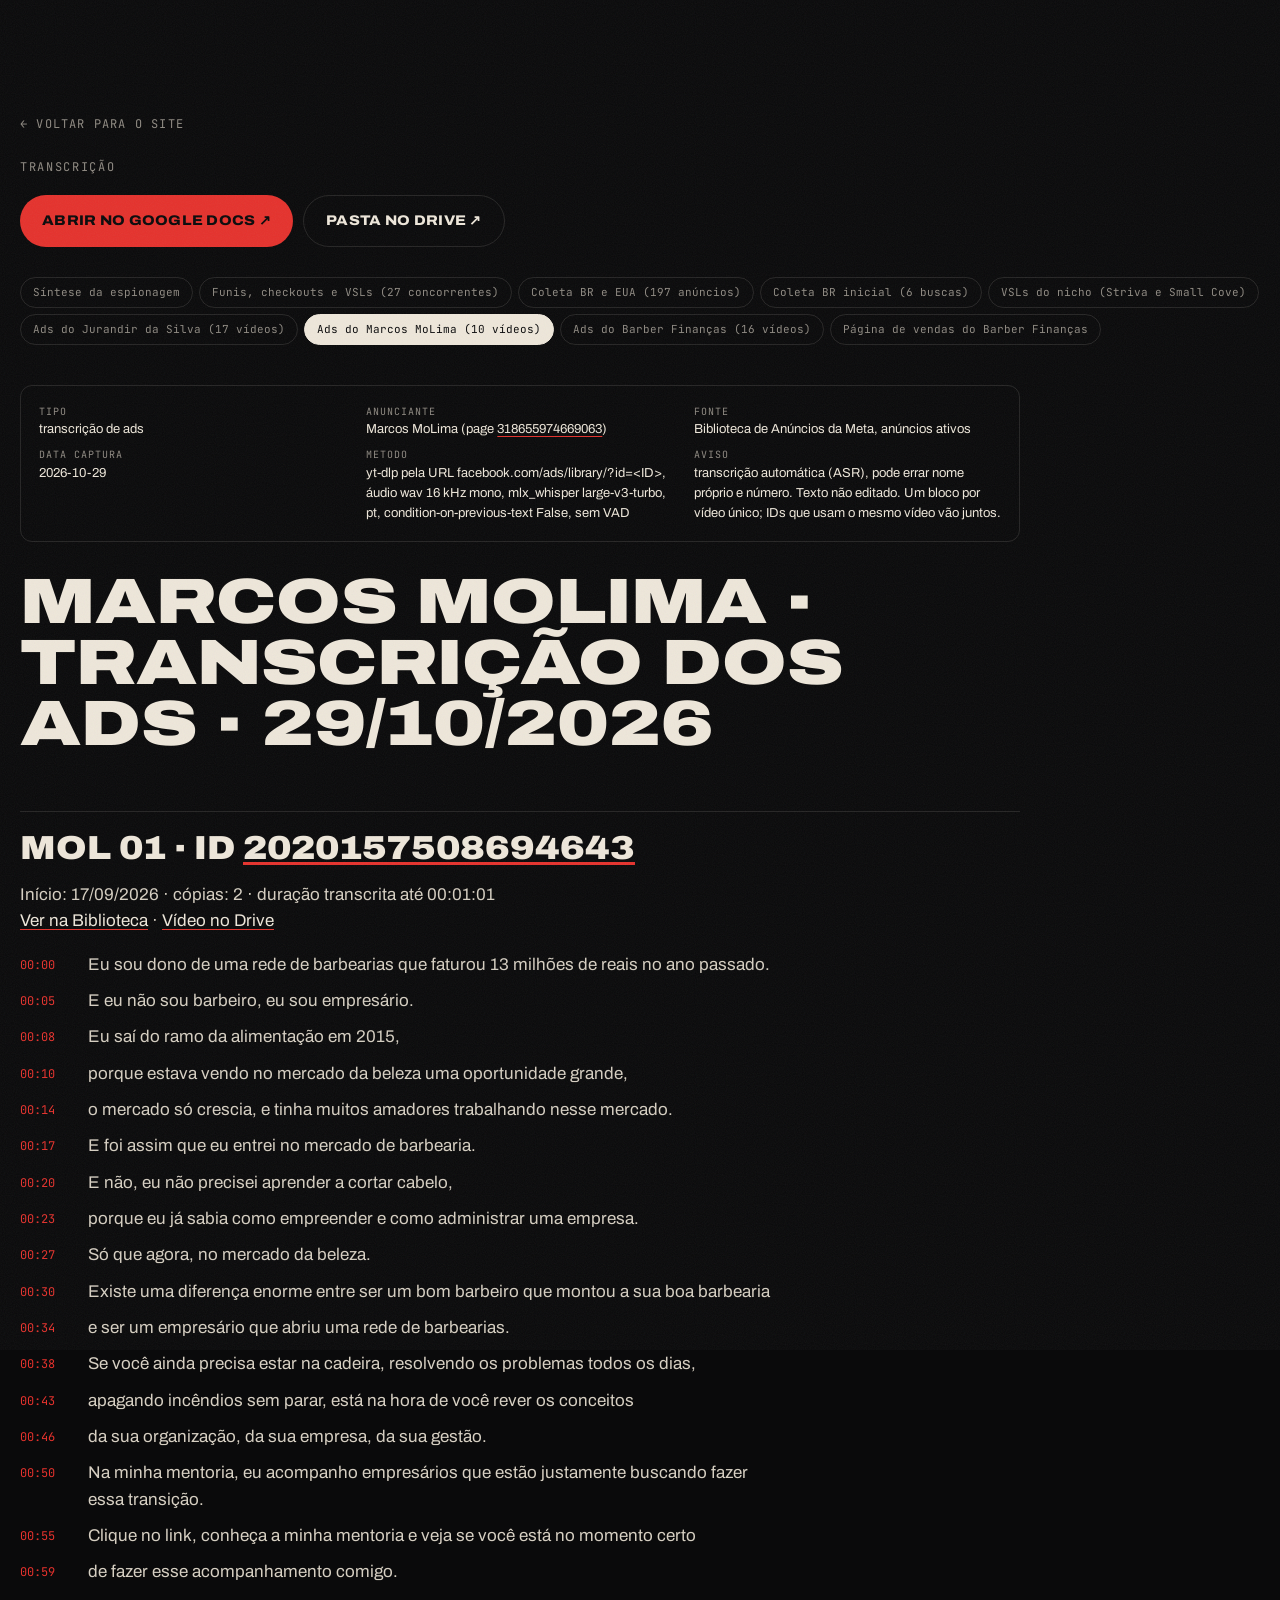
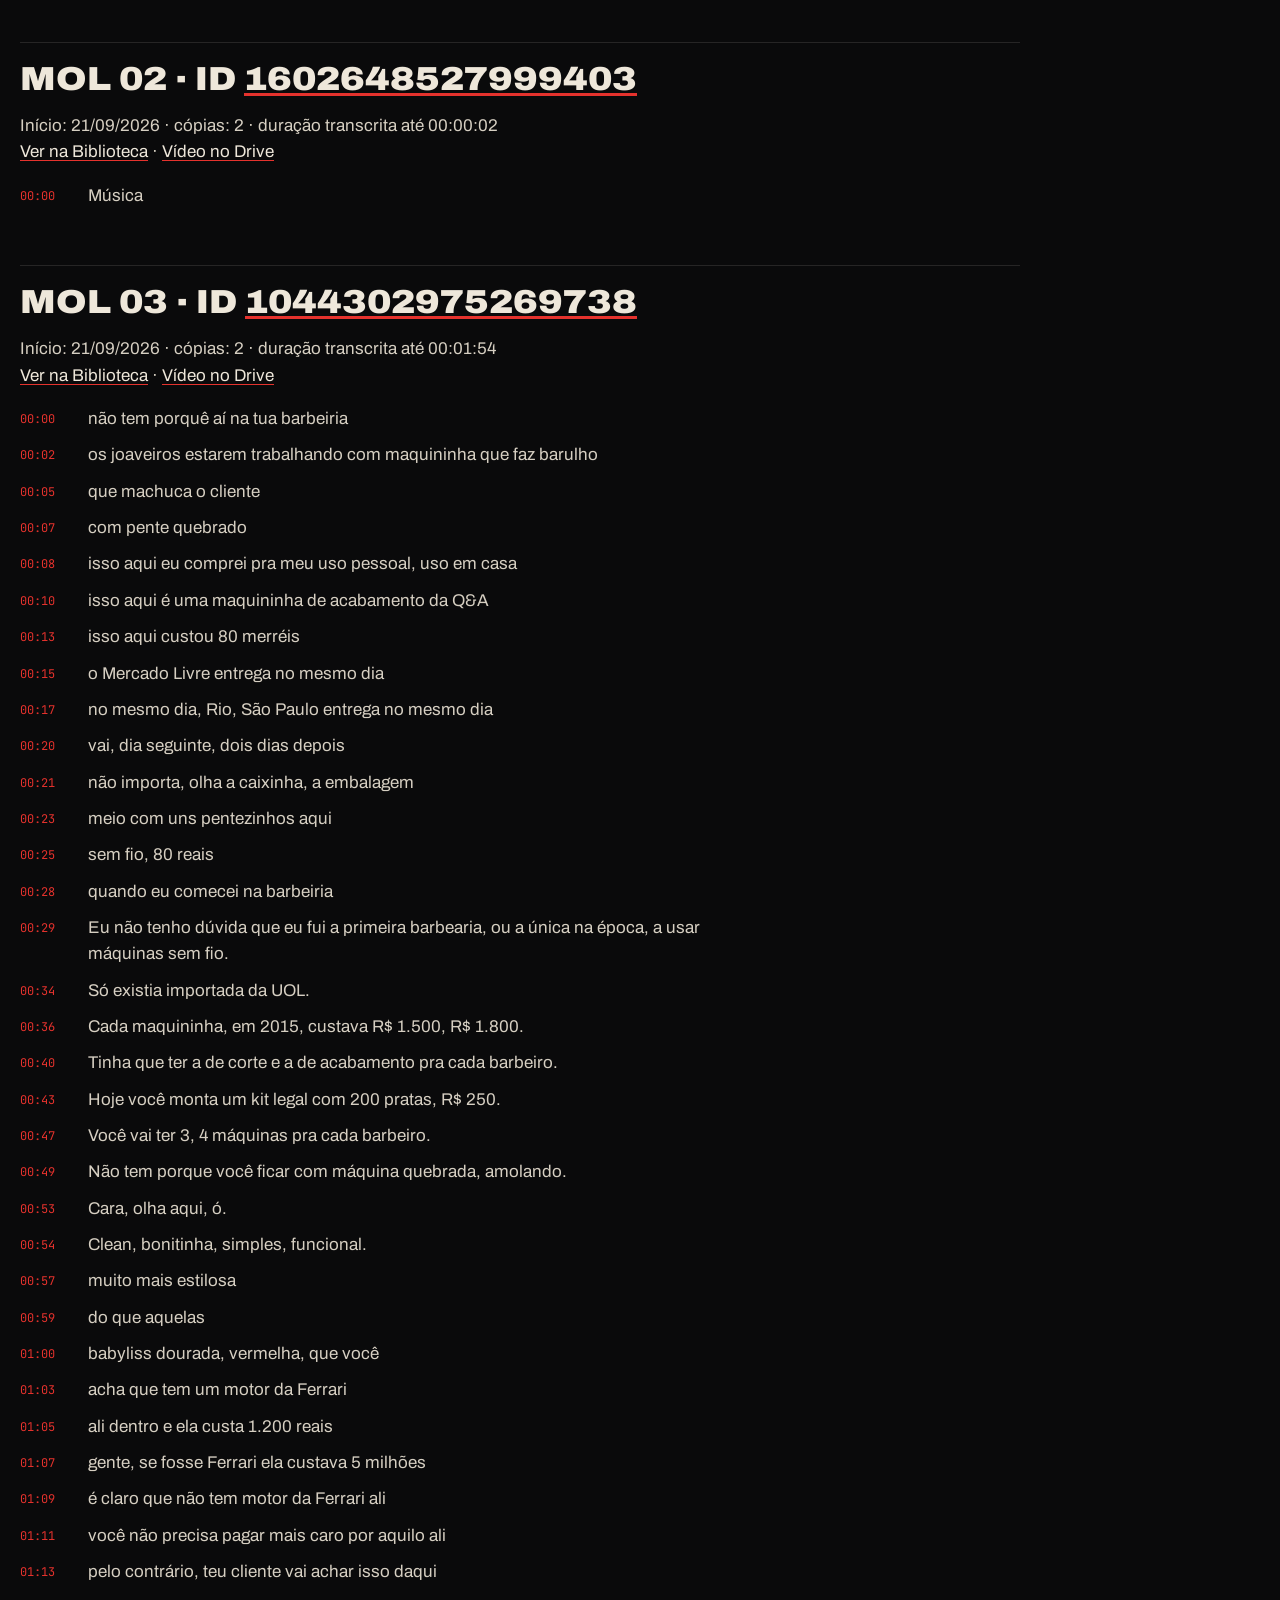
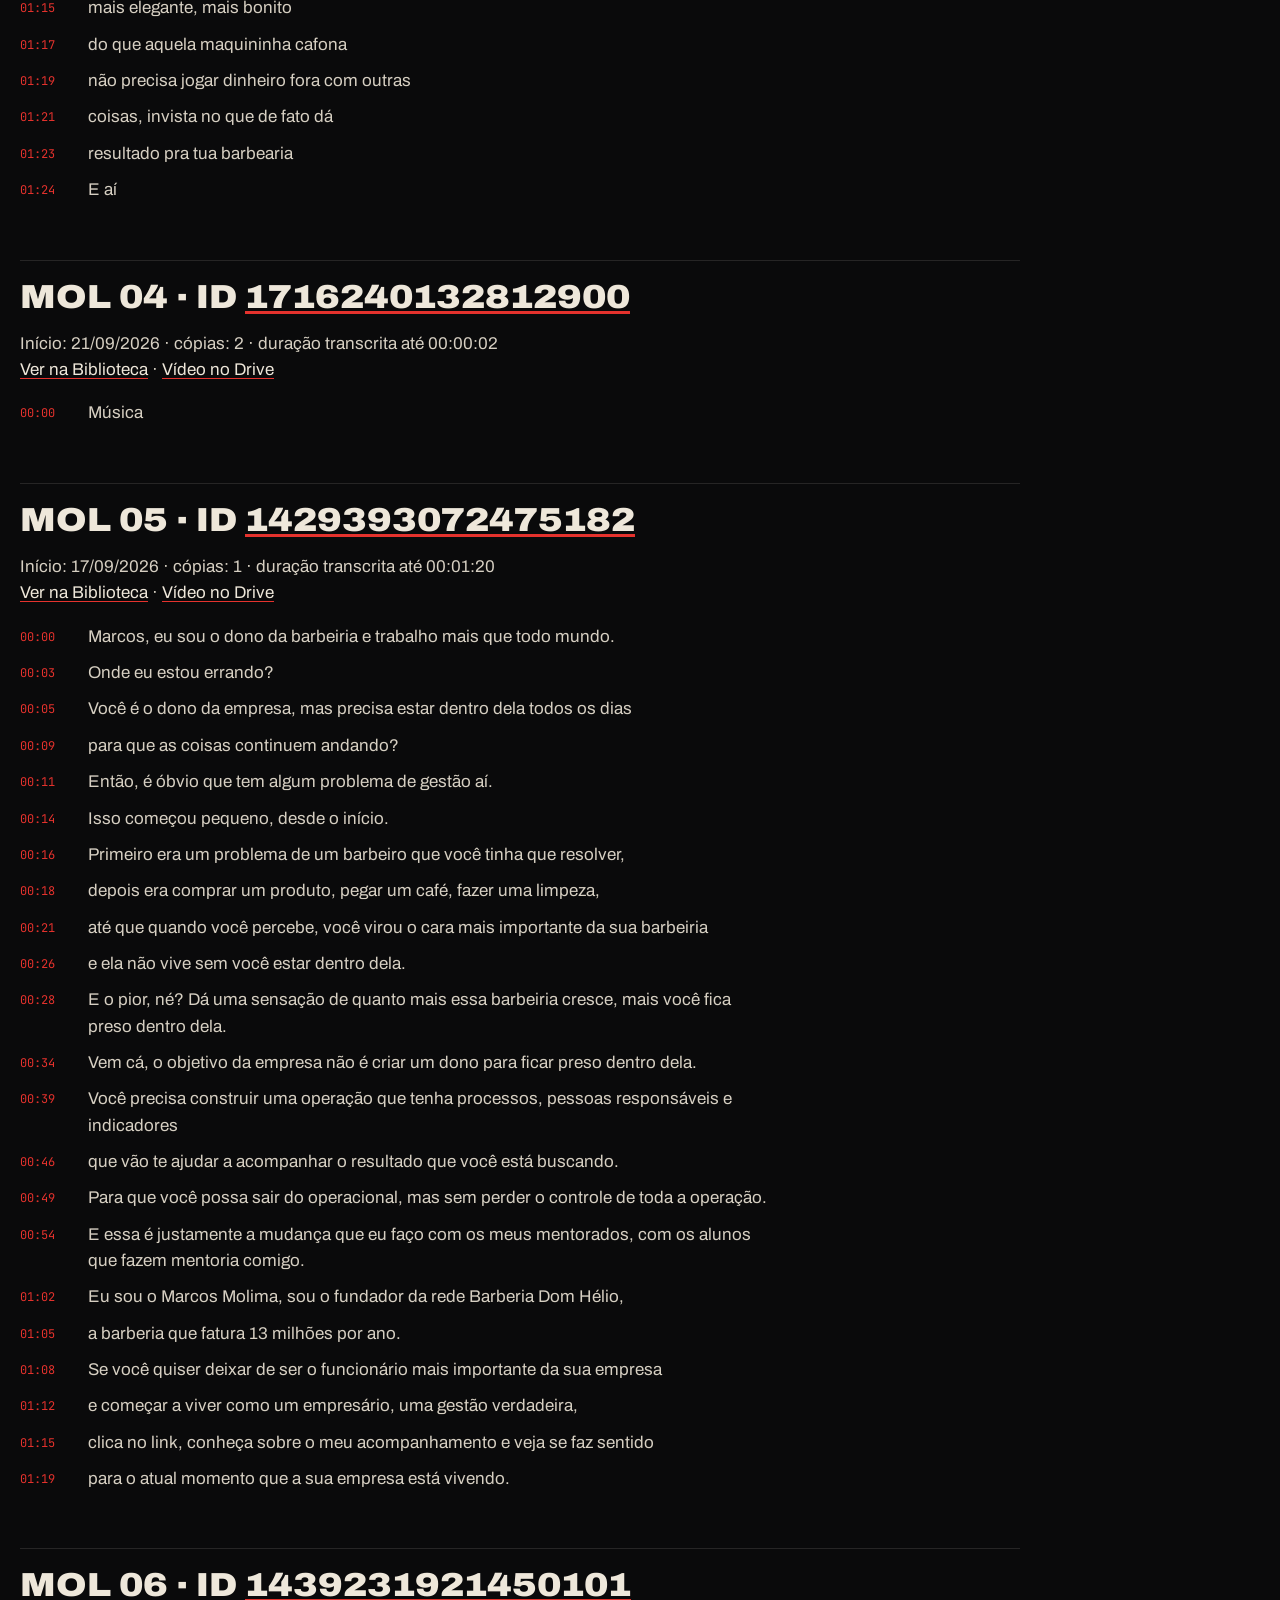
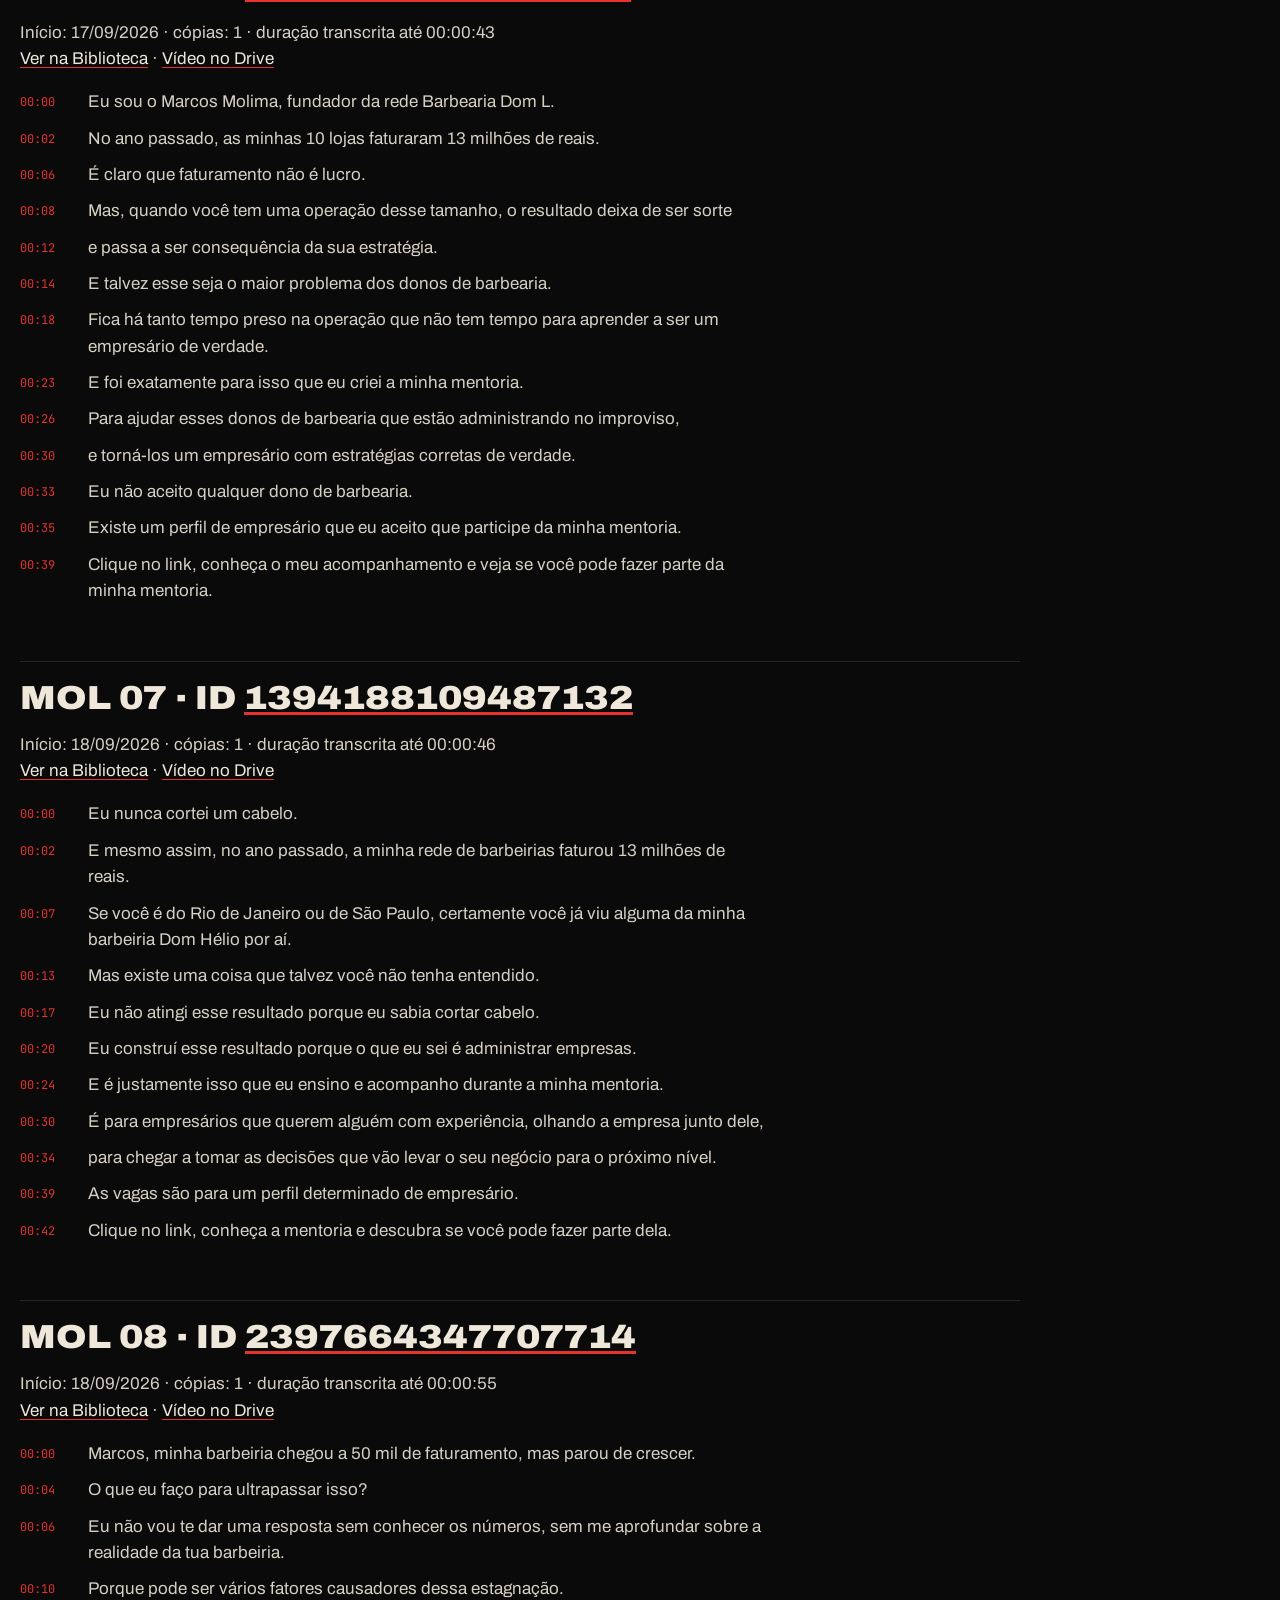
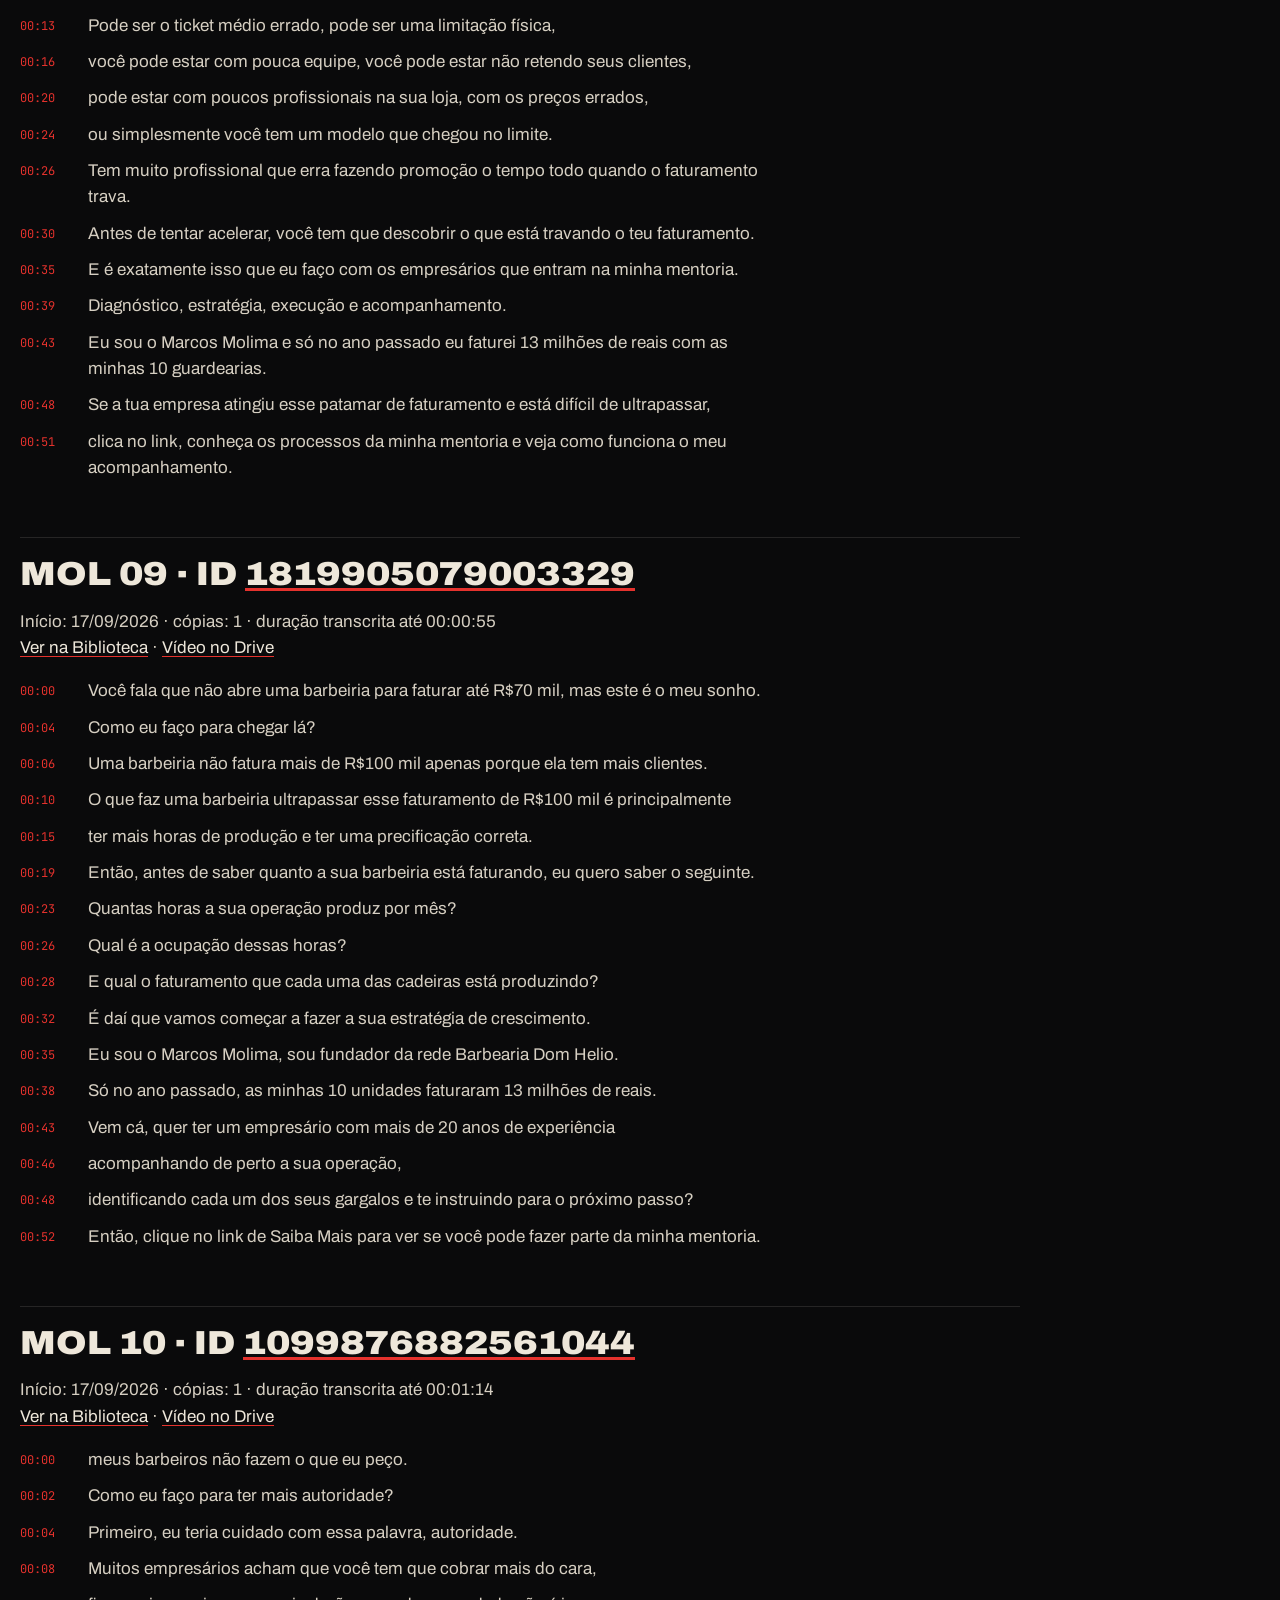
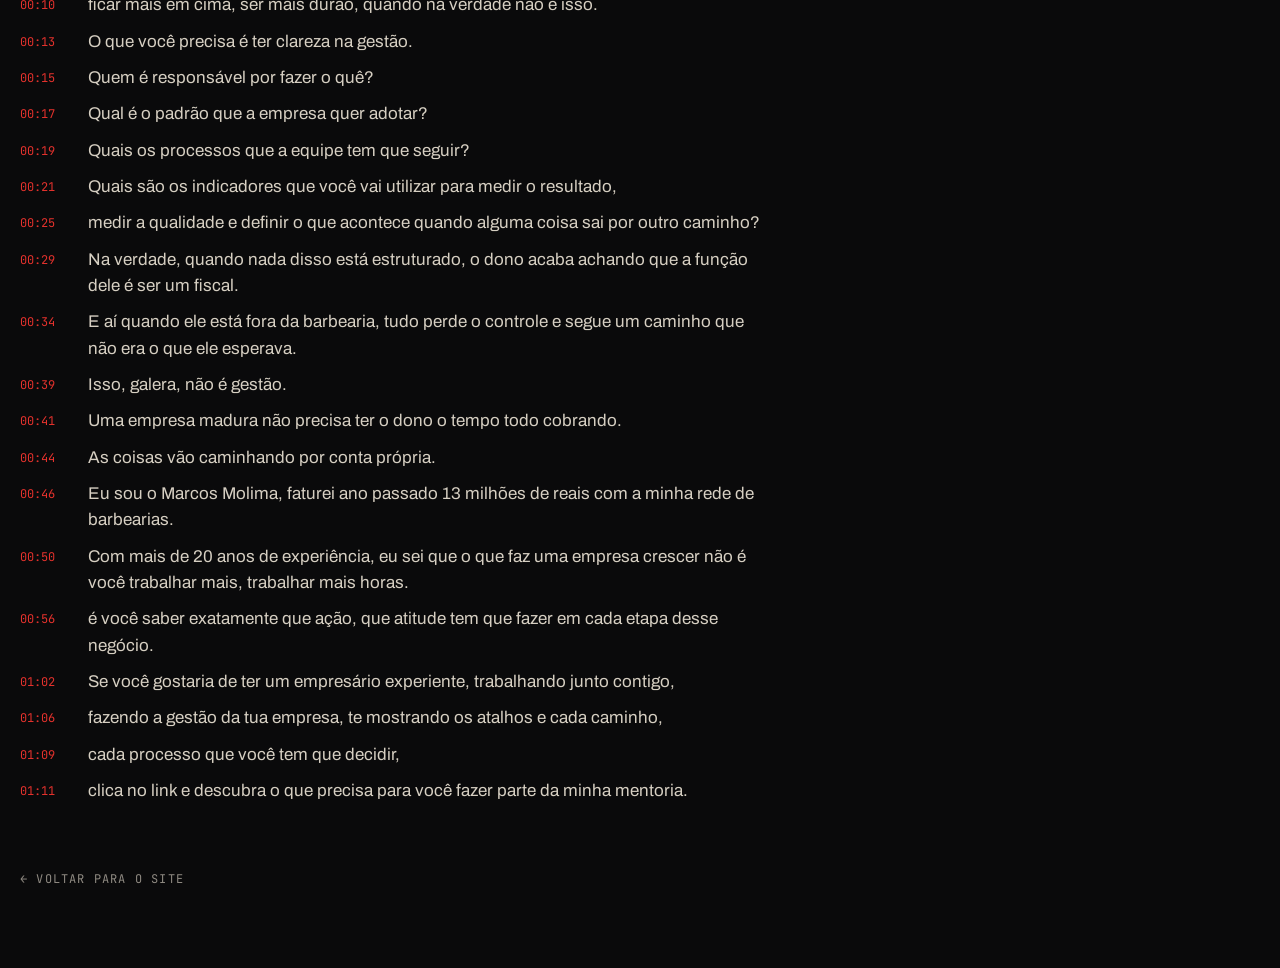
<file: doc-ads-molima.html>
<!doctype html><html lang="pt-BR"><head><meta charset="utf-8"><meta name="viewport" content="width=device-width, initial-scale=1, viewport-fit=cover"><title>Ads do Marcos MoLima (10 vídeos) · Guto</title><meta name="robots" content="noindex, nofollow"><link rel="preconnect" href="https://fonts.googleapis.com"><link rel="preconnect" href="https://fonts.gstatic.com" crossorigin><link rel="stylesheet" href="https://fonts.googleapis.com/css2?family=Archivo:wdth,wght@62..125,300..900&family=Instrument+Serif:ital@1&family=JetBrains+Mono:wght@400;500&display=swap"><link rel="stylesheet" href="style.css?v=2"></head><body class="doc-page"><main class="wrap"><a class="back" href="index.html">← Voltar para o site</a><p class="eyebrow" style="margin-top:22px">Transcrição</p><div class="doc-actions"><a class="btn" href="https://docs.google.com/document/d/1fhAFXuuqOkIbpzDiR3_Ic9-2EC2GQ0GSOHuSd9-7ESw/edit" target="_blank" rel="noopener">Abrir no Google Docs ↗</a><a class="btn ghost" href="https://drive.google.com/drive/folders/1ngniA5bgzAiFlKV6X8Y9plBA5WWAiloD" target="_blank" rel="noopener">Pasta no Drive ↗</a></div><nav class="docnav" aria-label="Documentos"><a href="doc-sintese.html">Síntese da espionagem</a><a href="doc-funis.html">Funis, checkouts e VSLs (27 concorrentes)</a><a href="doc-coleta-br-eua.html">Coleta BR e EUA (197 anúncios)</a><a href="doc-coleta-br-inicial.html">Coleta BR inicial (6 buscas)</a><a href="doc-vsls.html">VSLs do nicho (Striva e Small Cove)</a><a href="doc-ads-jurandir.html">Ads do Jurandir da Silva (17 vídeos)</a><a href="doc-ads-molima.html" aria-current="page">Ads do Marcos MoLima (10 vídeos)</a><a href="doc-ads-barber-financas.html">Ads do Barber Finanças (16 vídeos)</a><a href="doc-pagina-barber-financas.html">Página de vendas do Barber Finanças</a></nav><article class="prose"><dl class="meta"><div><dt>tipo</dt><dd>transcrição de ads</dd></div><div><dt>anunciante</dt><dd>Marcos MoLima (page <a href="https://www.facebook.com/ads/library/?id=318655974669063" target="_blank" rel="noopener">318655974669063</a>)</dd></div><div><dt>fonte</dt><dd>Biblioteca de Anúncios da Meta, anúncios ativos</dd></div><div><dt>data captura</dt><dd>2026-10-29</dd></div><div><dt>metodo</dt><dd>yt-dlp pela URL facebook.com/ads/library/?id=&lt;ID&gt;, áudio wav 16 kHz mono, mlx_whisper large-v3-turbo, pt, condition-on-previous-text False, sem VAD</dd></div><div><dt>aviso</dt><dd>transcrição automática (ASR), pode errar nome próprio e número. Texto não editado. Um bloco por vídeo único; IDs que usam o mesmo vídeo vão juntos.</dd></div></dl>
<h1 id="marcos-molima-transcri-o-dos-ads-29-10-2026">Marcos MoLima · transcrição dos ads · 29/10/2026</h1>
<h2 id="mol-01-id-2020157508694643">MOL 01 · ID <a href="https://www.facebook.com/ads/library/?id=2020157508694643" target="_blank" rel="noopener">2020157508694643</a></h2>
<p>Início: 17/09/2026 · cópias: 2 · duração transcrita até 00:01:01<br><a href="https://www.facebook.com/ads/library/?id=2020157508694643" target="_blank" rel="noopener">Ver na Biblioteca</a> · <a href="https://drive.google.com/file/d/1xAQHr9yOSWa2WwC64Ja2_TtSBOaf40mv/view" target="_blank" rel="noopener">Vídeo no Drive</a></p>
<p class="seg"><span class="ts">00:00</span>Eu sou dono de uma rede de barbearias que faturou 13 milhões de reais no ano passado.</p>
<p class="seg"><span class="ts">00:05</span>E eu não sou barbeiro, eu sou empresário.</p>
<p class="seg"><span class="ts">00:08</span>Eu saí do ramo da alimentação em 2015,</p>
<p class="seg"><span class="ts">00:10</span>porque estava vendo no mercado da beleza uma oportunidade grande,</p>
<p class="seg"><span class="ts">00:14</span>o mercado só crescia, e tinha muitos amadores trabalhando nesse mercado.</p>
<p class="seg"><span class="ts">00:17</span>E foi assim que eu entrei no mercado de barbearia.</p>
<p class="seg"><span class="ts">00:20</span>E não, eu não precisei aprender a cortar cabelo,</p>
<p class="seg"><span class="ts">00:23</span>porque eu já sabia como empreender e como administrar uma empresa.</p>
<p class="seg"><span class="ts">00:27</span>Só que agora, no mercado da beleza.</p>
<p class="seg"><span class="ts">00:30</span>Existe uma diferença enorme entre ser um bom barbeiro que montou a sua boa barbearia</p>
<p class="seg"><span class="ts">00:34</span>e ser um empresário que abriu uma rede de barbearias.</p>
<p class="seg"><span class="ts">00:38</span>Se você ainda precisa estar na cadeira, resolvendo os problemas todos os dias,</p>
<p class="seg"><span class="ts">00:43</span>apagando incêndios sem parar, está na hora de você rever os conceitos</p>
<p class="seg"><span class="ts">00:46</span>da sua organização, da sua empresa, da sua gestão.</p>
<p class="seg"><span class="ts">00:50</span>Na minha mentoria, eu acompanho empresários que estão justamente buscando fazer essa transição.</p>
<p class="seg"><span class="ts">00:55</span>Clique no link, conheça a minha mentoria e veja se você está no momento certo</p>
<p class="seg"><span class="ts">00:59</span>de fazer esse acompanhamento comigo.</p>
<h2 id="mol-02-id-1602648527999403">MOL 02 · ID <a href="https://www.facebook.com/ads/library/?id=1602648527999403" target="_blank" rel="noopener">1602648527999403</a></h2>
<p>Início: 21/09/2026 · cópias: 2 · duração transcrita até 00:00:02<br><a href="https://www.facebook.com/ads/library/?id=1602648527999403" target="_blank" rel="noopener">Ver na Biblioteca</a> · <a href="https://drive.google.com/file/d/1KaDcsIwZR6_M8lts-KnQ2byG7gOs5Eba/view" target="_blank" rel="noopener">Vídeo no Drive</a></p>
<p class="seg"><span class="ts">00:00</span>Música</p>
<h2 id="mol-03-id-1044302975269738">MOL 03 · ID <a href="https://www.facebook.com/ads/library/?id=1044302975269738" target="_blank" rel="noopener">1044302975269738</a></h2>
<p>Início: 21/09/2026 · cópias: 2 · duração transcrita até 00:01:54<br><a href="https://www.facebook.com/ads/library/?id=1044302975269738" target="_blank" rel="noopener">Ver na Biblioteca</a> · <a href="https://drive.google.com/file/d/1CwlT_-dImsQ0_v2tWOZcAtThSMWBv-2D/view" target="_blank" rel="noopener">Vídeo no Drive</a></p>
<p class="seg"><span class="ts">00:00</span>não tem porquê aí na tua barbeiria</p>
<p class="seg"><span class="ts">00:02</span>os joaveiros estarem trabalhando com maquininha que faz barulho</p>
<p class="seg"><span class="ts">00:05</span>que machuca o cliente</p>
<p class="seg"><span class="ts">00:07</span>com pente quebrado</p>
<p class="seg"><span class="ts">00:08</span>isso aqui eu comprei pra meu uso pessoal, uso em casa</p>
<p class="seg"><span class="ts">00:10</span>isso aqui é uma maquininha de acabamento da Q&amp;A</p>
<p class="seg"><span class="ts">00:13</span>isso aqui custou 80 merréis</p>
<p class="seg"><span class="ts">00:15</span>o Mercado Livre entrega no mesmo dia</p>
<p class="seg"><span class="ts">00:17</span>no mesmo dia, Rio, São Paulo entrega no mesmo dia</p>
<p class="seg"><span class="ts">00:20</span>vai, dia seguinte, dois dias depois</p>
<p class="seg"><span class="ts">00:21</span>não importa, olha a caixinha, a embalagem</p>
<p class="seg"><span class="ts">00:23</span>meio com uns pentezinhos aqui</p>
<p class="seg"><span class="ts">00:25</span>sem fio, 80 reais</p>
<p class="seg"><span class="ts">00:28</span>quando eu comecei na barbeiria</p>
<p class="seg"><span class="ts">00:29</span>Eu não tenho dúvida que eu fui a primeira barbearia, ou a única na época, a usar máquinas sem fio.</p>
<p class="seg"><span class="ts">00:34</span>Só existia importada da UOL.</p>
<p class="seg"><span class="ts">00:36</span>Cada maquininha, em 2015, custava R$ 1.500, R$ 1.800.</p>
<p class="seg"><span class="ts">00:40</span>Tinha que ter a de corte e a de acabamento pra cada barbeiro.</p>
<p class="seg"><span class="ts">00:43</span>Hoje você monta um kit legal com 200 pratas, R$ 250.</p>
<p class="seg"><span class="ts">00:47</span>Você vai ter 3, 4 máquinas pra cada barbeiro.</p>
<p class="seg"><span class="ts">00:49</span>Não tem porque você ficar com máquina quebrada, amolando.</p>
<p class="seg"><span class="ts">00:53</span>Cara, olha aqui, ó.</p>
<p class="seg"><span class="ts">00:54</span>Clean, bonitinha, simples, funcional.</p>
<p class="seg"><span class="ts">00:57</span>muito mais estilosa</p>
<p class="seg"><span class="ts">00:59</span>do que aquelas</p>
<p class="seg"><span class="ts">01:00</span>babyliss dourada, vermelha, que você</p>
<p class="seg"><span class="ts">01:03</span>acha que tem um motor da Ferrari</p>
<p class="seg"><span class="ts">01:05</span>ali dentro e ela custa 1.200 reais</p>
<p class="seg"><span class="ts">01:07</span>gente, se fosse Ferrari ela custava 5 milhões</p>
<p class="seg"><span class="ts">01:09</span>é claro que não tem motor da Ferrari ali</p>
<p class="seg"><span class="ts">01:11</span>você não precisa pagar mais caro por aquilo ali</p>
<p class="seg"><span class="ts">01:13</span>pelo contrário, teu cliente vai achar isso daqui</p>
<p class="seg"><span class="ts">01:15</span>mais elegante, mais bonito</p>
<p class="seg"><span class="ts">01:17</span>do que aquela maquininha cafona</p>
<p class="seg"><span class="ts">01:19</span>não precisa jogar dinheiro fora com outras</p>
<p class="seg"><span class="ts">01:21</span>coisas, invista no que de fato dá</p>
<p class="seg"><span class="ts">01:23</span>resultado pra tua barbearia</p>
<p class="seg"><span class="ts">01:24</span>E aí</p>
<h2 id="mol-04-id-1716240132812900">MOL 04 · ID <a href="https://www.facebook.com/ads/library/?id=1716240132812900" target="_blank" rel="noopener">1716240132812900</a></h2>
<p>Início: 21/09/2026 · cópias: 2 · duração transcrita até 00:00:02<br><a href="https://www.facebook.com/ads/library/?id=1716240132812900" target="_blank" rel="noopener">Ver na Biblioteca</a> · <a href="https://drive.google.com/file/d/1whs53Z83Ckl-9rS9vj-ozj3tHGEGEBxg/view" target="_blank" rel="noopener">Vídeo no Drive</a></p>
<p class="seg"><span class="ts">00:00</span>Música</p>
<h2 id="mol-05-id-1429393072475182">MOL 05 · ID <a href="https://www.facebook.com/ads/library/?id=1429393072475182" target="_blank" rel="noopener">1429393072475182</a></h2>
<p>Início: 17/09/2026 · cópias: 1 · duração transcrita até 00:01:20<br><a href="https://www.facebook.com/ads/library/?id=1429393072475182" target="_blank" rel="noopener">Ver na Biblioteca</a> · <a href="https://drive.google.com/file/d/1N3ePpDQ7U6H-F7v1e-FREEilFK-4bloy/view" target="_blank" rel="noopener">Vídeo no Drive</a></p>
<p class="seg"><span class="ts">00:00</span>Marcos, eu sou o dono da barbeiria e trabalho mais que todo mundo.</p>
<p class="seg"><span class="ts">00:03</span>Onde eu estou errando?</p>
<p class="seg"><span class="ts">00:05</span>Você é o dono da empresa, mas precisa estar dentro dela todos os dias</p>
<p class="seg"><span class="ts">00:09</span>para que as coisas continuem andando?</p>
<p class="seg"><span class="ts">00:11</span>Então, é óbvio que tem algum problema de gestão aí.</p>
<p class="seg"><span class="ts">00:14</span>Isso começou pequeno, desde o início.</p>
<p class="seg"><span class="ts">00:16</span>Primeiro era um problema de um barbeiro que você tinha que resolver,</p>
<p class="seg"><span class="ts">00:18</span>depois era comprar um produto, pegar um café, fazer uma limpeza,</p>
<p class="seg"><span class="ts">00:21</span>até que quando você percebe, você virou o cara mais importante da sua barbeiria</p>
<p class="seg"><span class="ts">00:26</span>e ela não vive sem você estar dentro dela.</p>
<p class="seg"><span class="ts">00:28</span>E o pior, né? Dá uma sensação de quanto mais essa barbeiria cresce, mais você fica preso dentro dela.</p>
<p class="seg"><span class="ts">00:34</span>Vem cá, o objetivo da empresa não é criar um dono para ficar preso dentro dela.</p>
<p class="seg"><span class="ts">00:39</span>Você precisa construir uma operação que tenha processos, pessoas responsáveis e indicadores</p>
<p class="seg"><span class="ts">00:46</span>que vão te ajudar a acompanhar o resultado que você está buscando.</p>
<p class="seg"><span class="ts">00:49</span>Para que você possa sair do operacional, mas sem perder o controle de toda a operação.</p>
<p class="seg"><span class="ts">00:54</span>E essa é justamente a mudança que eu faço com os meus mentorados, com os alunos que fazem mentoria comigo.</p>
<p class="seg"><span class="ts">01:02</span>Eu sou o Marcos Molima, sou o fundador da rede Barberia Dom Hélio,</p>
<p class="seg"><span class="ts">01:05</span>a barberia que fatura 13 milhões por ano.</p>
<p class="seg"><span class="ts">01:08</span>Se você quiser deixar de ser o funcionário mais importante da sua empresa</p>
<p class="seg"><span class="ts">01:12</span>e começar a viver como um empresário, uma gestão verdadeira,</p>
<p class="seg"><span class="ts">01:15</span>clica no link, conheça sobre o meu acompanhamento e veja se faz sentido</p>
<p class="seg"><span class="ts">01:19</span>para o atual momento que a sua empresa está vivendo.</p>
<h2 id="mol-06-id-1439231921450101">MOL 06 · ID <a href="https://www.facebook.com/ads/library/?id=1439231921450101" target="_blank" rel="noopener">1439231921450101</a></h2>
<p>Início: 17/09/2026 · cópias: 1 · duração transcrita até 00:00:43<br><a href="https://www.facebook.com/ads/library/?id=1439231921450101" target="_blank" rel="noopener">Ver na Biblioteca</a> · <a href="https://drive.google.com/file/d/1mUCr2dFu2vKPbeZmk54-yiXfOwU2JtCR/view" target="_blank" rel="noopener">Vídeo no Drive</a></p>
<p class="seg"><span class="ts">00:00</span>Eu sou o Marcos Molima, fundador da rede Barbearia Dom L.</p>
<p class="seg"><span class="ts">00:02</span>No ano passado, as minhas 10 lojas faturaram 13 milhões de reais.</p>
<p class="seg"><span class="ts">00:06</span>É claro que faturamento não é lucro.</p>
<p class="seg"><span class="ts">00:08</span>Mas, quando você tem uma operação desse tamanho, o resultado deixa de ser sorte</p>
<p class="seg"><span class="ts">00:12</span>e passa a ser consequência da sua estratégia.</p>
<p class="seg"><span class="ts">00:14</span>E talvez esse seja o maior problema dos donos de barbearia.</p>
<p class="seg"><span class="ts">00:18</span>Fica há tanto tempo preso na operação que não tem tempo para aprender a ser um empresário de verdade.</p>
<p class="seg"><span class="ts">00:23</span>E foi exatamente para isso que eu criei a minha mentoria.</p>
<p class="seg"><span class="ts">00:26</span>Para ajudar esses donos de barbearia que estão administrando no improviso,</p>
<p class="seg"><span class="ts">00:30</span>e torná-los um empresário com estratégias corretas de verdade.</p>
<p class="seg"><span class="ts">00:33</span>Eu não aceito qualquer dono de barbearia.</p>
<p class="seg"><span class="ts">00:35</span>Existe um perfil de empresário que eu aceito que participe da minha mentoria.</p>
<p class="seg"><span class="ts">00:39</span>Clique no link, conheça o meu acompanhamento e veja se você pode fazer parte da minha mentoria.</p>
<h2 id="mol-07-id-1394188109487132">MOL 07 · ID <a href="https://www.facebook.com/ads/library/?id=1394188109487132" target="_blank" rel="noopener">1394188109487132</a></h2>
<p>Início: 18/09/2026 · cópias: 1 · duração transcrita até 00:00:46<br><a href="https://www.facebook.com/ads/library/?id=1394188109487132" target="_blank" rel="noopener">Ver na Biblioteca</a> · <a href="https://drive.google.com/file/d/1O8lmpQbZgiafloAOJjsPmtbUvhDwkOoJ/view" target="_blank" rel="noopener">Vídeo no Drive</a></p>
<p class="seg"><span class="ts">00:00</span>Eu nunca cortei um cabelo.</p>
<p class="seg"><span class="ts">00:02</span>E mesmo assim, no ano passado, a minha rede de barbeirias faturou 13 milhões de reais.</p>
<p class="seg"><span class="ts">00:07</span>Se você é do Rio de Janeiro ou de São Paulo, certamente você já viu alguma da minha barbeiria Dom Hélio por aí.</p>
<p class="seg"><span class="ts">00:13</span>Mas existe uma coisa que talvez você não tenha entendido.</p>
<p class="seg"><span class="ts">00:17</span>Eu não atingi esse resultado porque eu sabia cortar cabelo.</p>
<p class="seg"><span class="ts">00:20</span>Eu construí esse resultado porque o que eu sei é administrar empresas.</p>
<p class="seg"><span class="ts">00:24</span>E é justamente isso que eu ensino e acompanho durante a minha mentoria.</p>
<p class="seg"><span class="ts">00:30</span>É para empresários que querem alguém com experiência, olhando a empresa junto dele,</p>
<p class="seg"><span class="ts">00:34</span>para chegar a tomar as decisões que vão levar o seu negócio para o próximo nível.</p>
<p class="seg"><span class="ts">00:39</span>As vagas são para um perfil determinado de empresário.</p>
<p class="seg"><span class="ts">00:42</span>Clique no link, conheça a mentoria e descubra se você pode fazer parte dela.</p>
<h2 id="mol-08-id-2397664347707714">MOL 08 · ID <a href="https://www.facebook.com/ads/library/?id=2397664347707714" target="_blank" rel="noopener">2397664347707714</a></h2>
<p>Início: 18/09/2026 · cópias: 1 · duração transcrita até 00:00:55<br><a href="https://www.facebook.com/ads/library/?id=2397664347707714" target="_blank" rel="noopener">Ver na Biblioteca</a> · <a href="https://drive.google.com/file/d/12lzj3xmvqmfqqjLiROkNii2jguDO7uDq/view" target="_blank" rel="noopener">Vídeo no Drive</a></p>
<p class="seg"><span class="ts">00:00</span>Marcos, minha barbeiria chegou a 50 mil de faturamento, mas parou de crescer.</p>
<p class="seg"><span class="ts">00:04</span>O que eu faço para ultrapassar isso?</p>
<p class="seg"><span class="ts">00:06</span>Eu não vou te dar uma resposta sem conhecer os números, sem me aprofundar sobre a realidade da tua barbeiria.</p>
<p class="seg"><span class="ts">00:10</span>Porque pode ser vários fatores causadores dessa estagnação.</p>
<p class="seg"><span class="ts">00:13</span>Pode ser o ticket médio errado, pode ser uma limitação física,</p>
<p class="seg"><span class="ts">00:16</span>você pode estar com pouca equipe, você pode estar não retendo seus clientes,</p>
<p class="seg"><span class="ts">00:20</span>pode estar com poucos profissionais na sua loja, com os preços errados,</p>
<p class="seg"><span class="ts">00:24</span>ou simplesmente você tem um modelo que chegou no limite.</p>
<p class="seg"><span class="ts">00:26</span>Tem muito profissional que erra fazendo promoção o tempo todo quando o faturamento trava.</p>
<p class="seg"><span class="ts">00:30</span>Antes de tentar acelerar, você tem que descobrir o que está travando o teu faturamento.</p>
<p class="seg"><span class="ts">00:35</span>E é exatamente isso que eu faço com os empresários que entram na minha mentoria.</p>
<p class="seg"><span class="ts">00:39</span>Diagnóstico, estratégia, execução e acompanhamento.</p>
<p class="seg"><span class="ts">00:43</span>Eu sou o Marcos Molima e só no ano passado eu faturei 13 milhões de reais com as minhas 10 guardearias.</p>
<p class="seg"><span class="ts">00:48</span>Se a tua empresa atingiu esse patamar de faturamento e está difícil de ultrapassar,</p>
<p class="seg"><span class="ts">00:51</span>clica no link, conheça os processos da minha mentoria e veja como funciona o meu acompanhamento.</p>
<h2 id="mol-09-id-1819905079003329">MOL 09 · ID <a href="https://www.facebook.com/ads/library/?id=1819905079003329" target="_blank" rel="noopener">1819905079003329</a></h2>
<p>Início: 17/09/2026 · cópias: 1 · duração transcrita até 00:00:55<br><a href="https://www.facebook.com/ads/library/?id=1819905079003329" target="_blank" rel="noopener">Ver na Biblioteca</a> · <a href="https://drive.google.com/file/d/1DnXikdinDOF9L6g3vW58M4mTeoQX9yp9/view" target="_blank" rel="noopener">Vídeo no Drive</a></p>
<p class="seg"><span class="ts">00:00</span>Você fala que não abre uma barbeiria para faturar até R$70 mil, mas este é o meu sonho.</p>
<p class="seg"><span class="ts">00:04</span>Como eu faço para chegar lá?</p>
<p class="seg"><span class="ts">00:06</span>Uma barbeiria não fatura mais de R$100 mil apenas porque ela tem mais clientes.</p>
<p class="seg"><span class="ts">00:10</span>O que faz uma barbeiria ultrapassar esse faturamento de R$100 mil é principalmente</p>
<p class="seg"><span class="ts">00:15</span>ter mais horas de produção e ter uma precificação correta.</p>
<p class="seg"><span class="ts">00:19</span>Então, antes de saber quanto a sua barbeiria está faturando, eu quero saber o seguinte.</p>
<p class="seg"><span class="ts">00:23</span>Quantas horas a sua operação produz por mês?</p>
<p class="seg"><span class="ts">00:26</span>Qual é a ocupação dessas horas?</p>
<p class="seg"><span class="ts">00:28</span>E qual o faturamento que cada uma das cadeiras está produzindo?</p>
<p class="seg"><span class="ts">00:32</span>É daí que vamos começar a fazer a sua estratégia de crescimento.</p>
<p class="seg"><span class="ts">00:35</span>Eu sou o Marcos Molima, sou fundador da rede Barbearia Dom Helio.</p>
<p class="seg"><span class="ts">00:38</span>Só no ano passado, as minhas 10 unidades faturaram 13 milhões de reais.</p>
<p class="seg"><span class="ts">00:43</span>Vem cá, quer ter um empresário com mais de 20 anos de experiência</p>
<p class="seg"><span class="ts">00:46</span>acompanhando de perto a sua operação,</p>
<p class="seg"><span class="ts">00:48</span>identificando cada um dos seus gargalos e te instruindo para o próximo passo?</p>
<p class="seg"><span class="ts">00:52</span>Então, clique no link de Saiba Mais para ver se você pode fazer parte da minha mentoria.</p>
<h2 id="mol-10-id-1099876882561044">MOL 10 · ID <a href="https://www.facebook.com/ads/library/?id=1099876882561044" target="_blank" rel="noopener">1099876882561044</a></h2>
<p>Início: 17/09/2026 · cópias: 1 · duração transcrita até 00:01:14<br><a href="https://www.facebook.com/ads/library/?id=1099876882561044" target="_blank" rel="noopener">Ver na Biblioteca</a> · <a href="https://drive.google.com/file/d/1kqpKxFChLAxxuo1Ik_eaAZZoASNUQgzm/view" target="_blank" rel="noopener">Vídeo no Drive</a></p>
<p class="seg"><span class="ts">00:00</span>meus barbeiros não fazem o que eu peço.</p>
<p class="seg"><span class="ts">00:02</span>Como eu faço para ter mais autoridade?</p>
<p class="seg"><span class="ts">00:04</span>Primeiro, eu teria cuidado com essa palavra, autoridade.</p>
<p class="seg"><span class="ts">00:08</span>Muitos empresários acham que você tem que cobrar mais do cara,</p>
<p class="seg"><span class="ts">00:10</span>ficar mais em cima, ser mais durão, quando na verdade não é isso.</p>
<p class="seg"><span class="ts">00:13</span>O que você precisa é ter clareza na gestão.</p>
<p class="seg"><span class="ts">00:15</span>Quem é responsável por fazer o quê?</p>
<p class="seg"><span class="ts">00:17</span>Qual é o padrão que a empresa quer adotar?</p>
<p class="seg"><span class="ts">00:19</span>Quais os processos que a equipe tem que seguir?</p>
<p class="seg"><span class="ts">00:21</span>Quais são os indicadores que você vai utilizar para medir o resultado,</p>
<p class="seg"><span class="ts">00:25</span>medir a qualidade e definir o que acontece quando alguma coisa sai por outro caminho?</p>
<p class="seg"><span class="ts">00:29</span>Na verdade, quando nada disso está estruturado, o dono acaba achando que a função dele é ser um fiscal.</p>
<p class="seg"><span class="ts">00:34</span>E aí quando ele está fora da barbearia, tudo perde o controle e segue um caminho que não era o que ele esperava.</p>
<p class="seg"><span class="ts">00:39</span>Isso, galera, não é gestão.</p>
<p class="seg"><span class="ts">00:41</span>Uma empresa madura não precisa ter o dono o tempo todo cobrando.</p>
<p class="seg"><span class="ts">00:44</span>As coisas vão caminhando por conta própria.</p>
<p class="seg"><span class="ts">00:46</span>Eu sou o Marcos Molima, faturei ano passado 13 milhões de reais com a minha rede de barbearias.</p>
<p class="seg"><span class="ts">00:50</span>Com mais de 20 anos de experiência, eu sei que o que faz uma empresa crescer não é você trabalhar mais, trabalhar mais horas.</p>
<p class="seg"><span class="ts">00:56</span>é você saber exatamente que ação, que atitude tem que fazer em cada etapa desse negócio.</p>
<p class="seg"><span class="ts">01:02</span>Se você gostaria de ter um empresário experiente, trabalhando junto contigo,</p>
<p class="seg"><span class="ts">01:06</span>fazendo a gestão da tua empresa, te mostrando os atalhos e cada caminho,</p>
<p class="seg"><span class="ts">01:09</span>cada processo que você tem que decidir,</p>
<p class="seg"><span class="ts">01:11</span>clica no link e descubra o que precisa para você fazer parte da minha mentoria.</p></article><p style="margin-top:60px"><a class="back" href="index.html">← Voltar para o site</a></p></main></body></html>
</file>
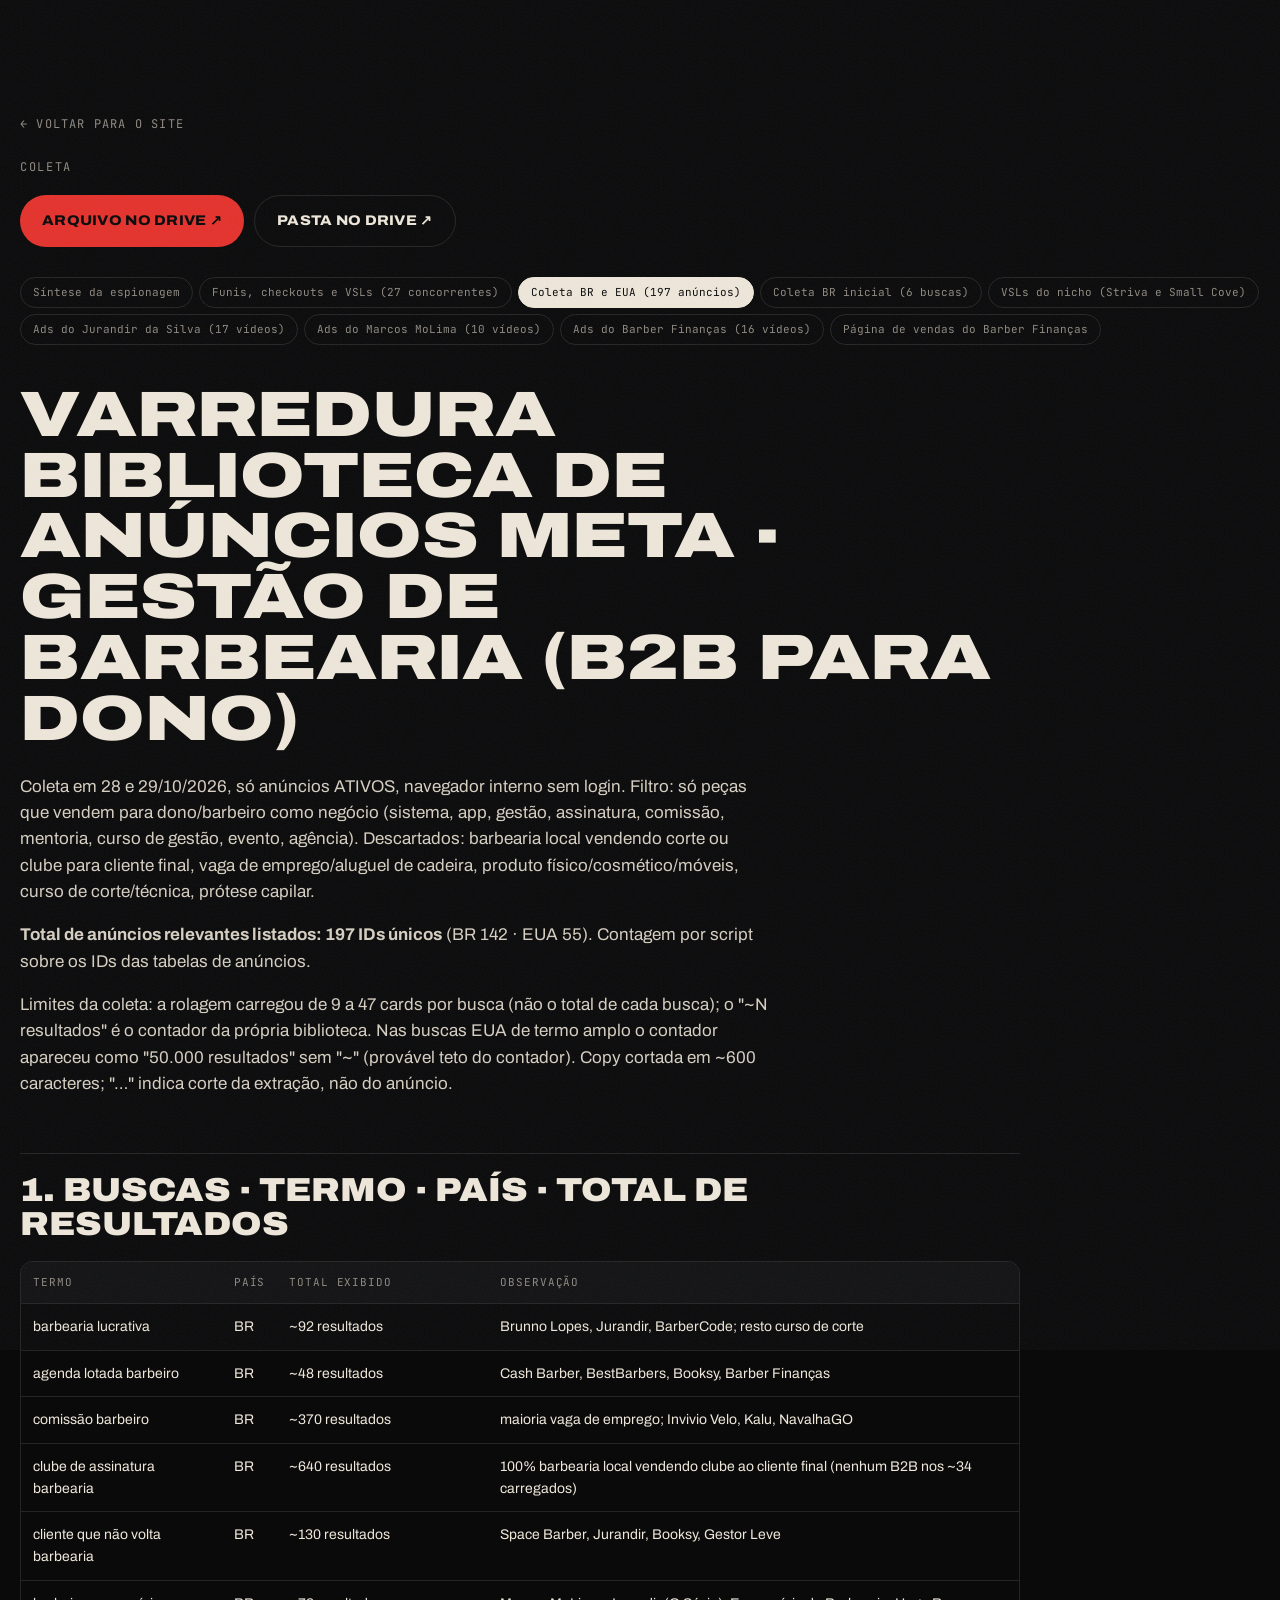
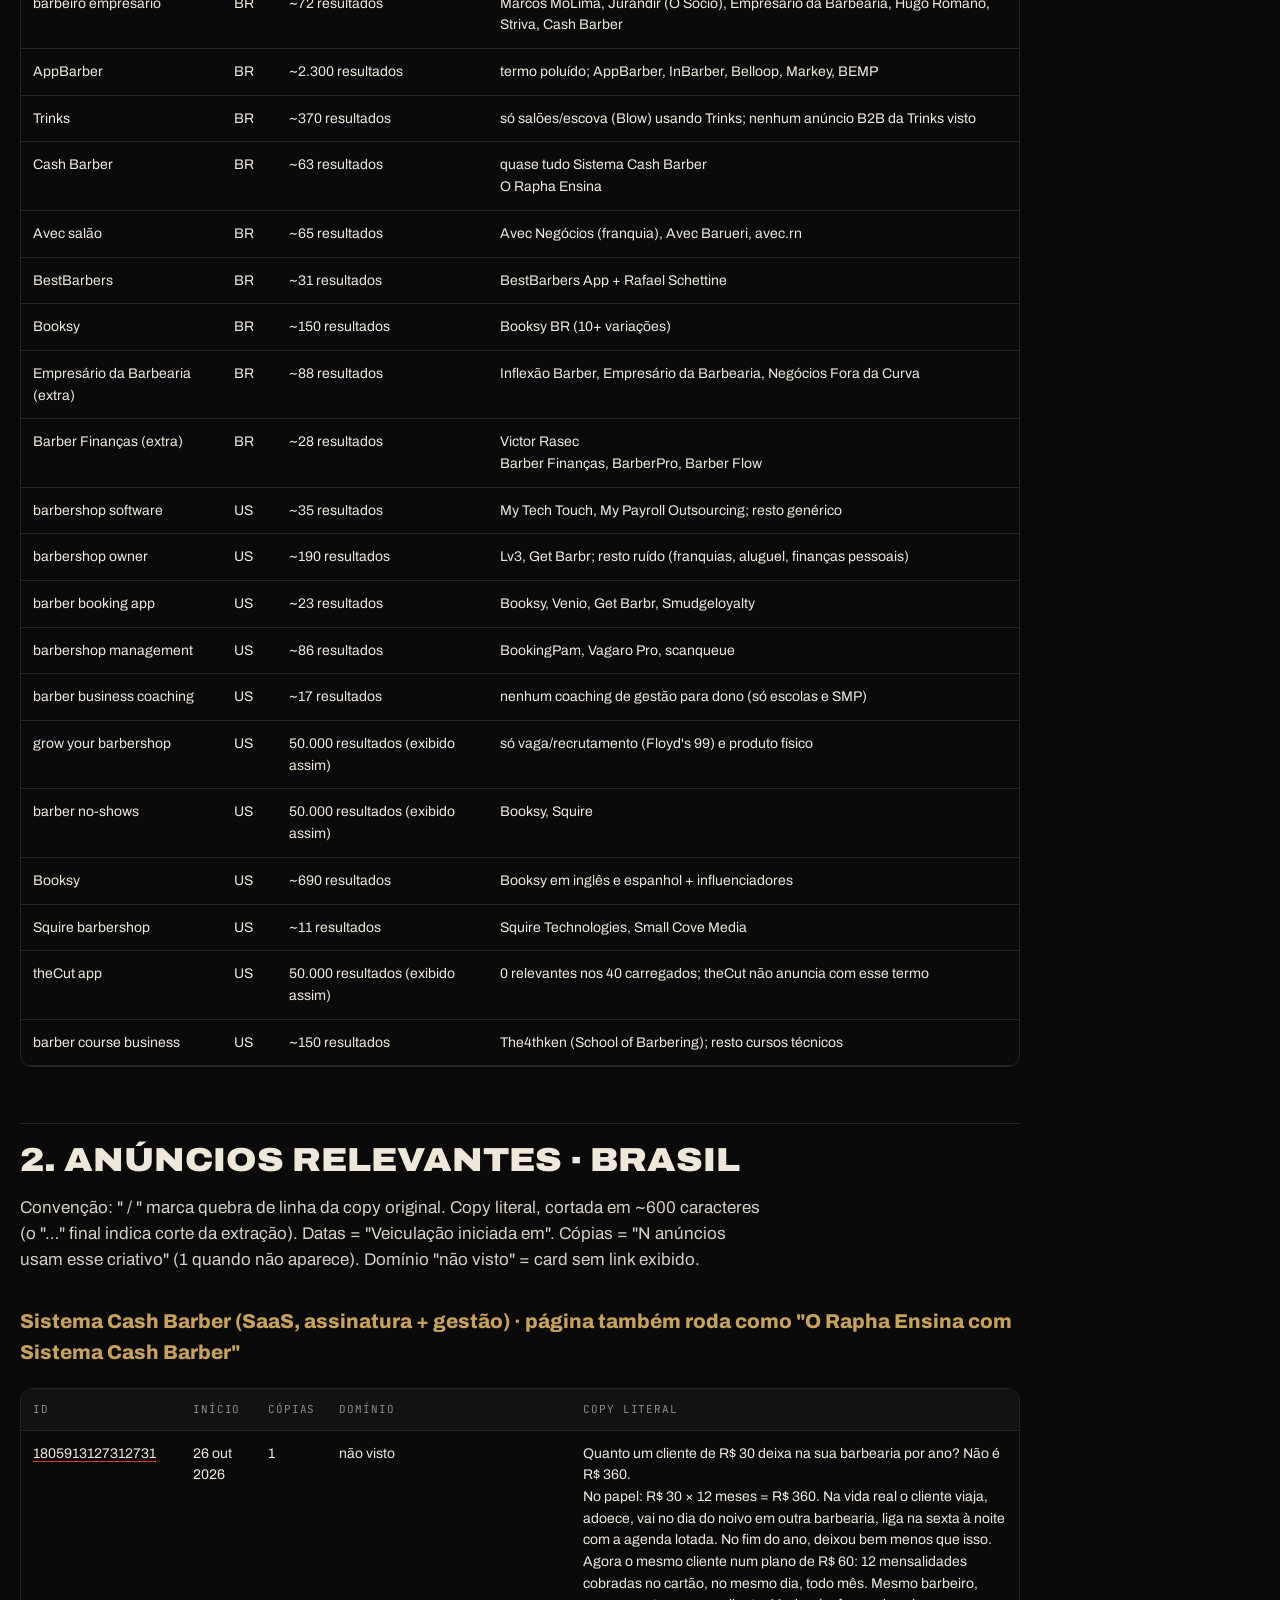
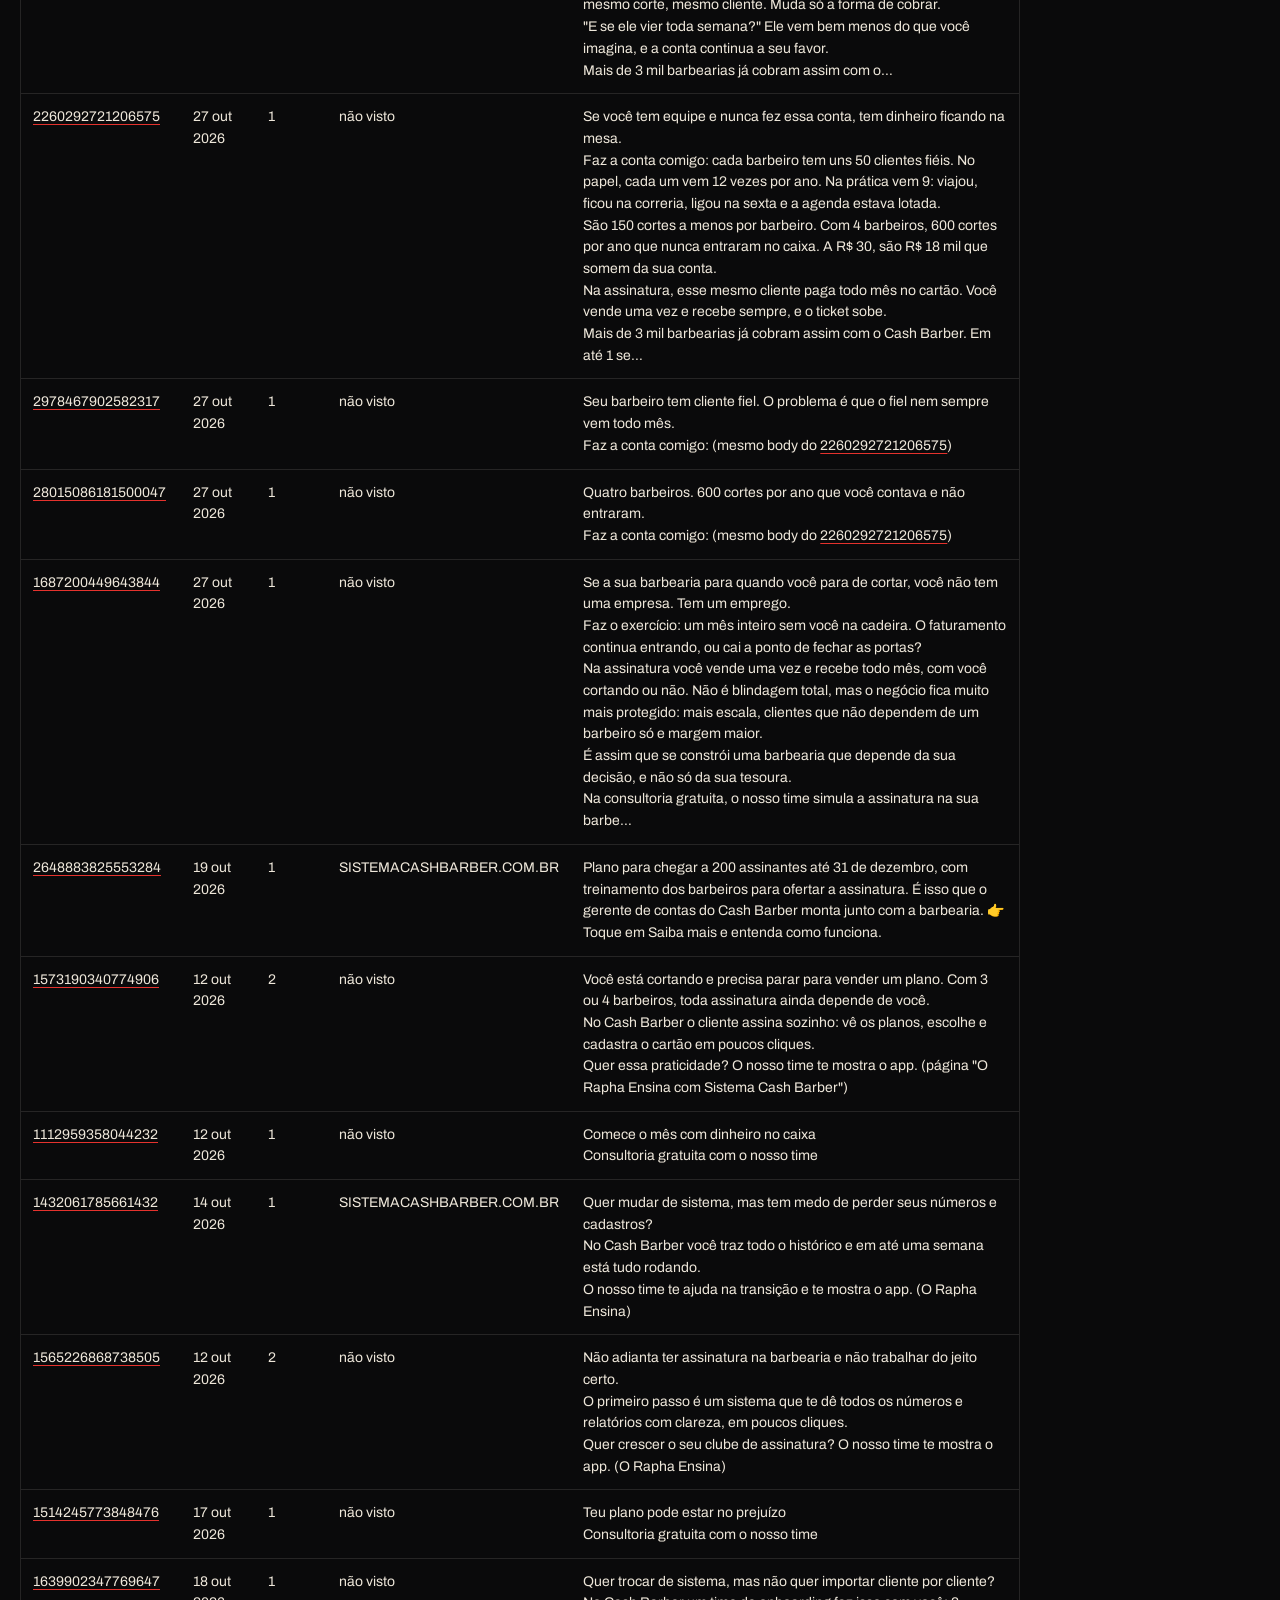
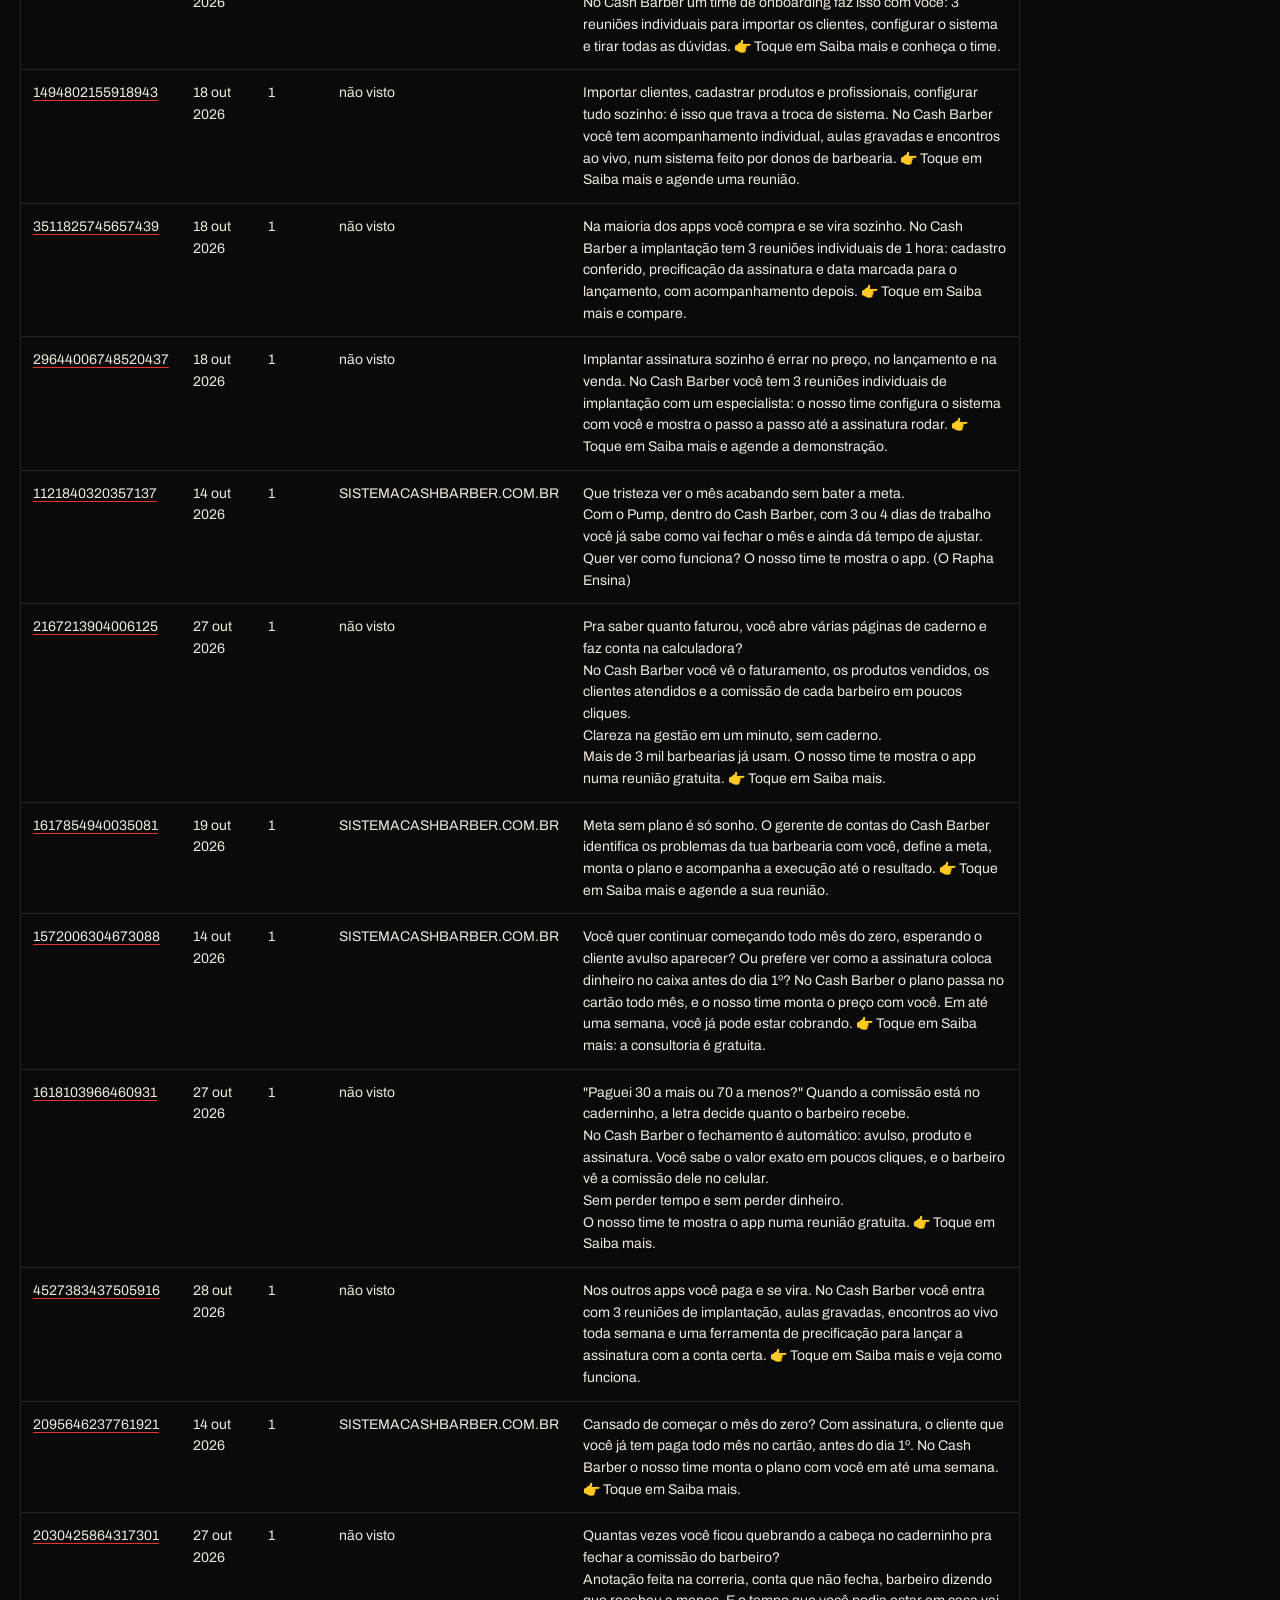
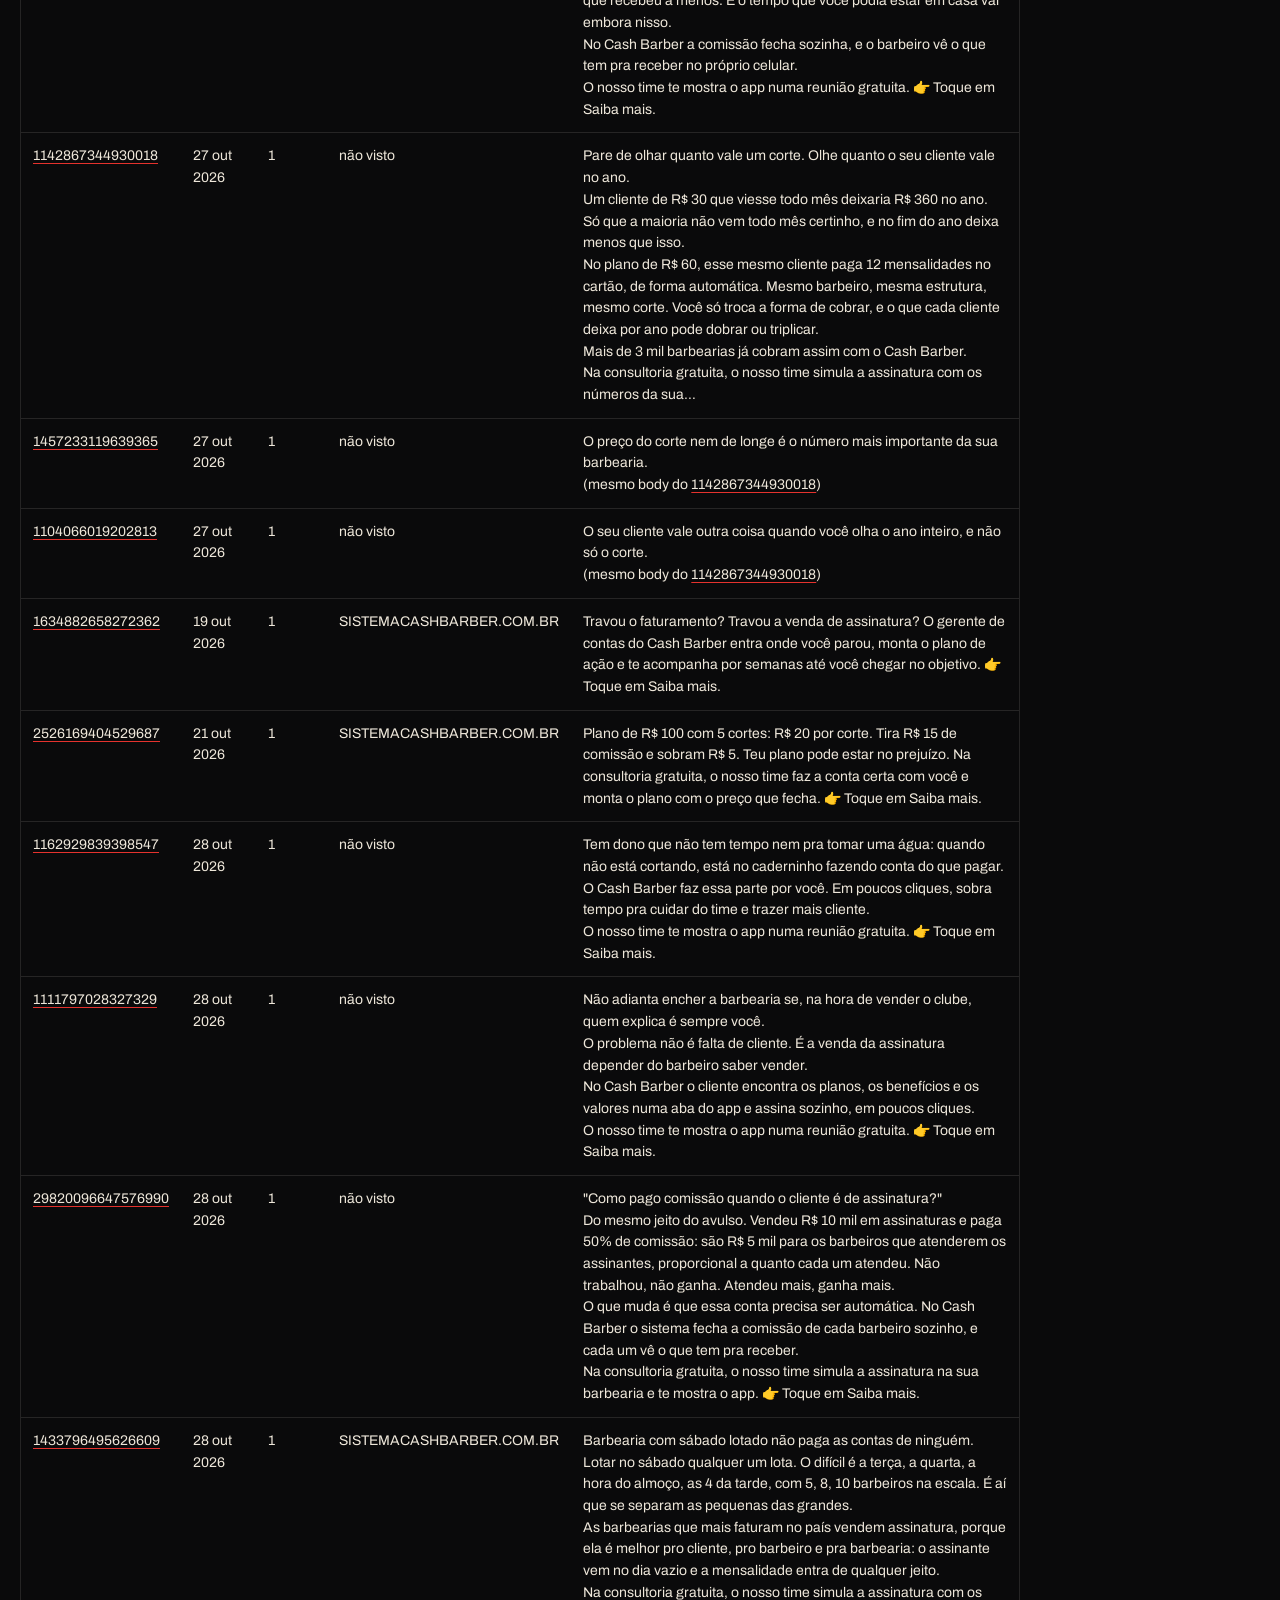
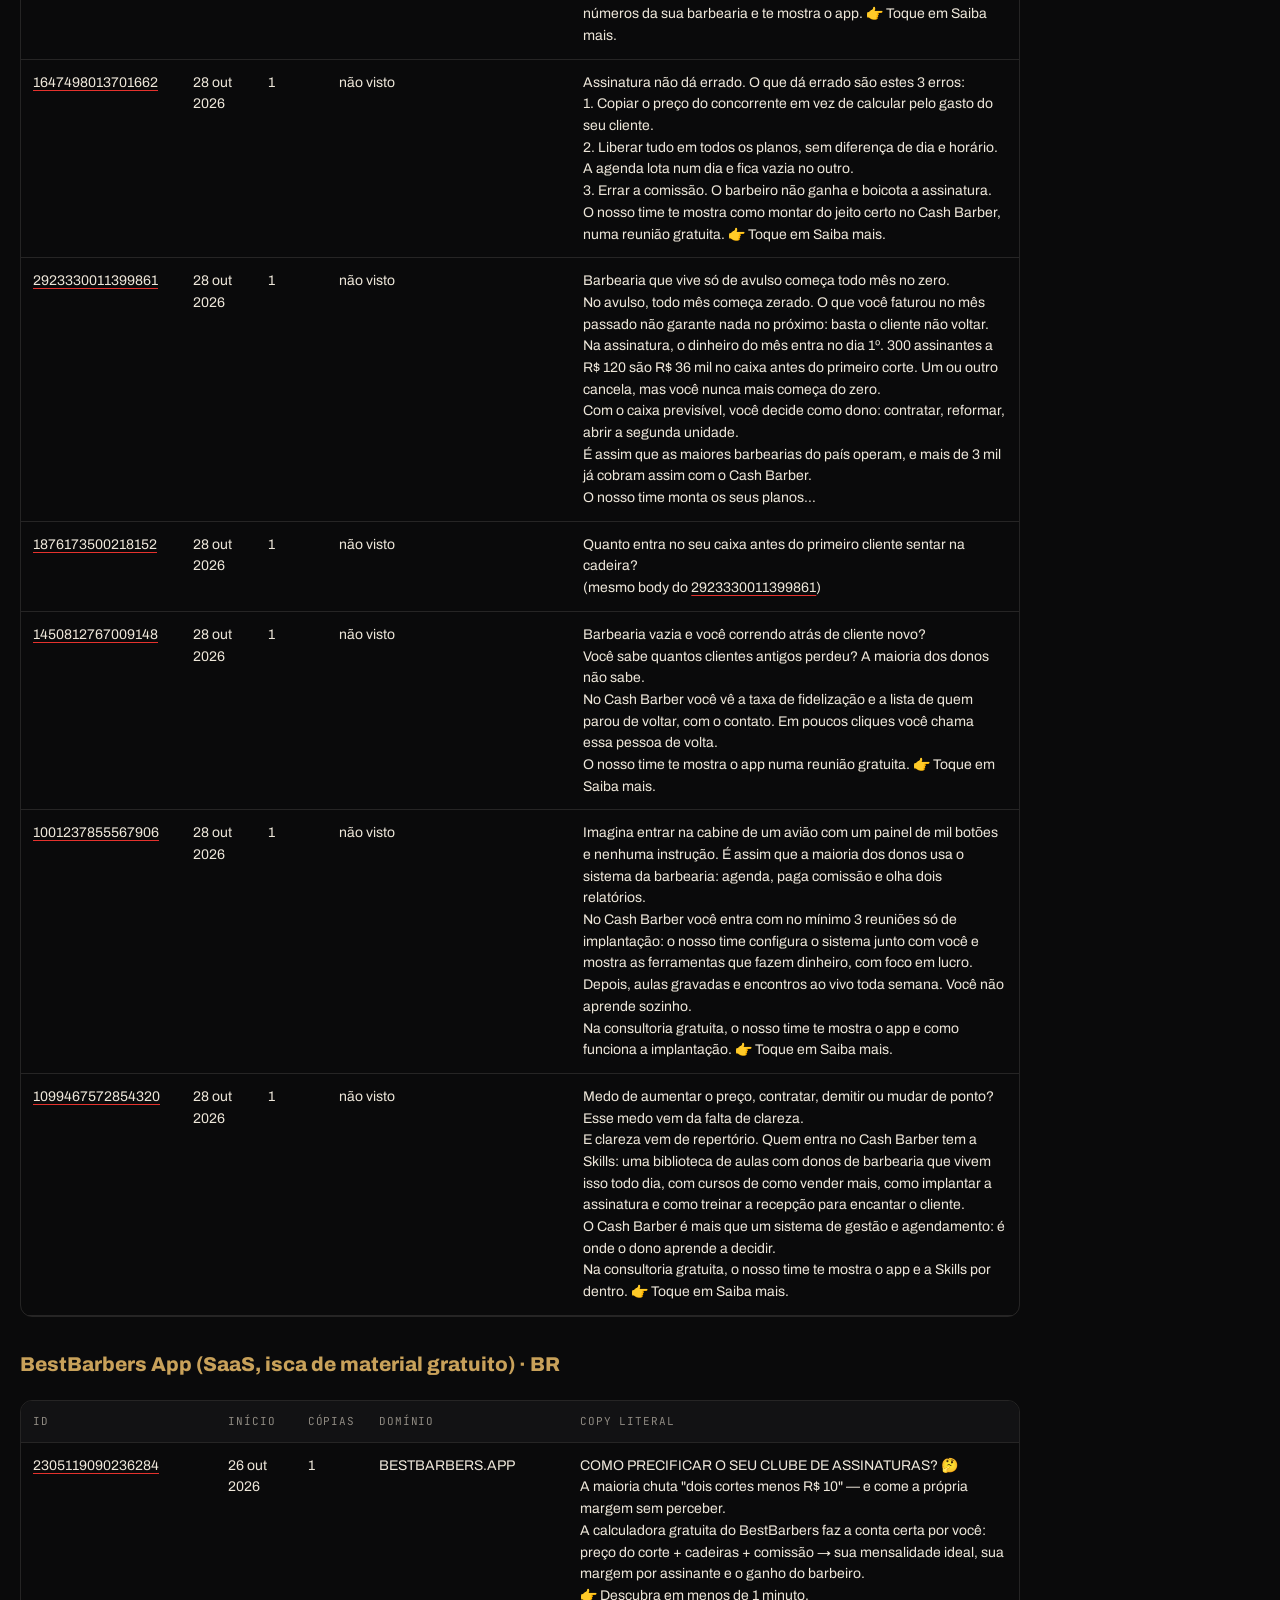
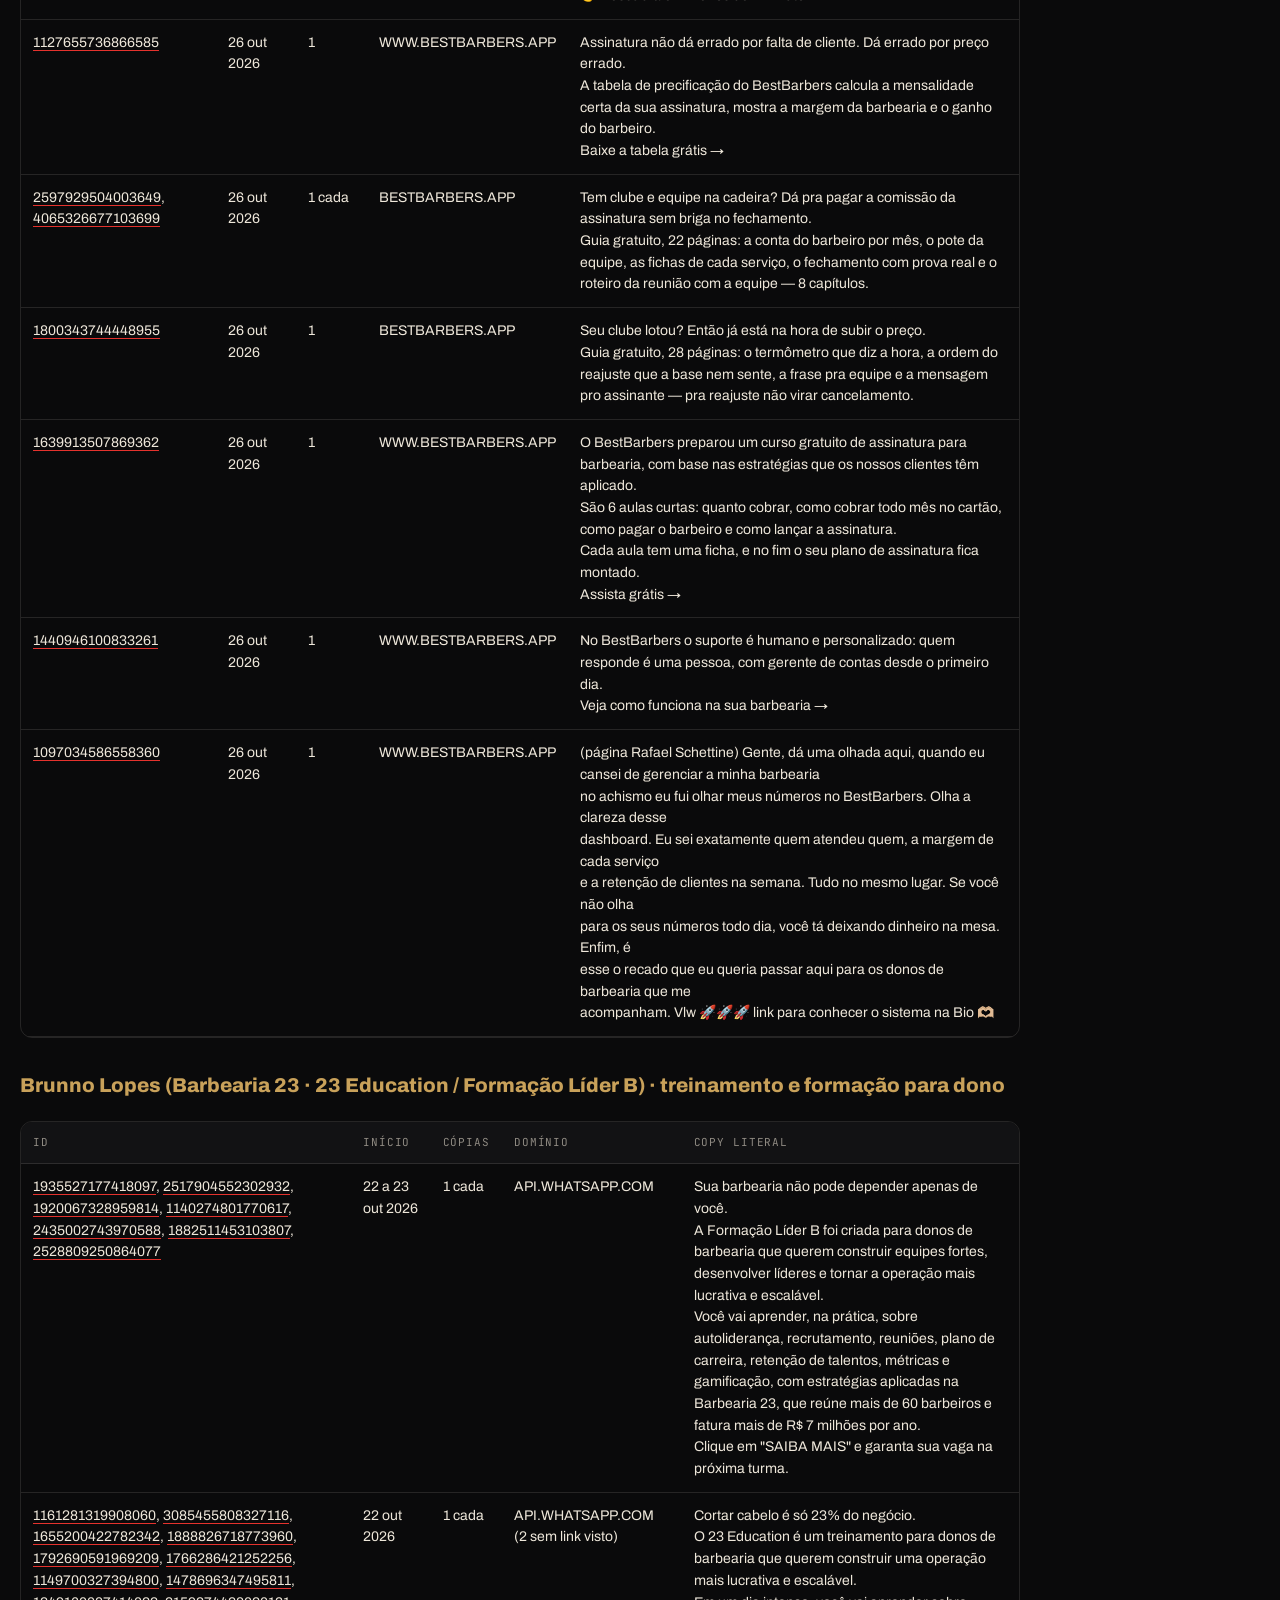
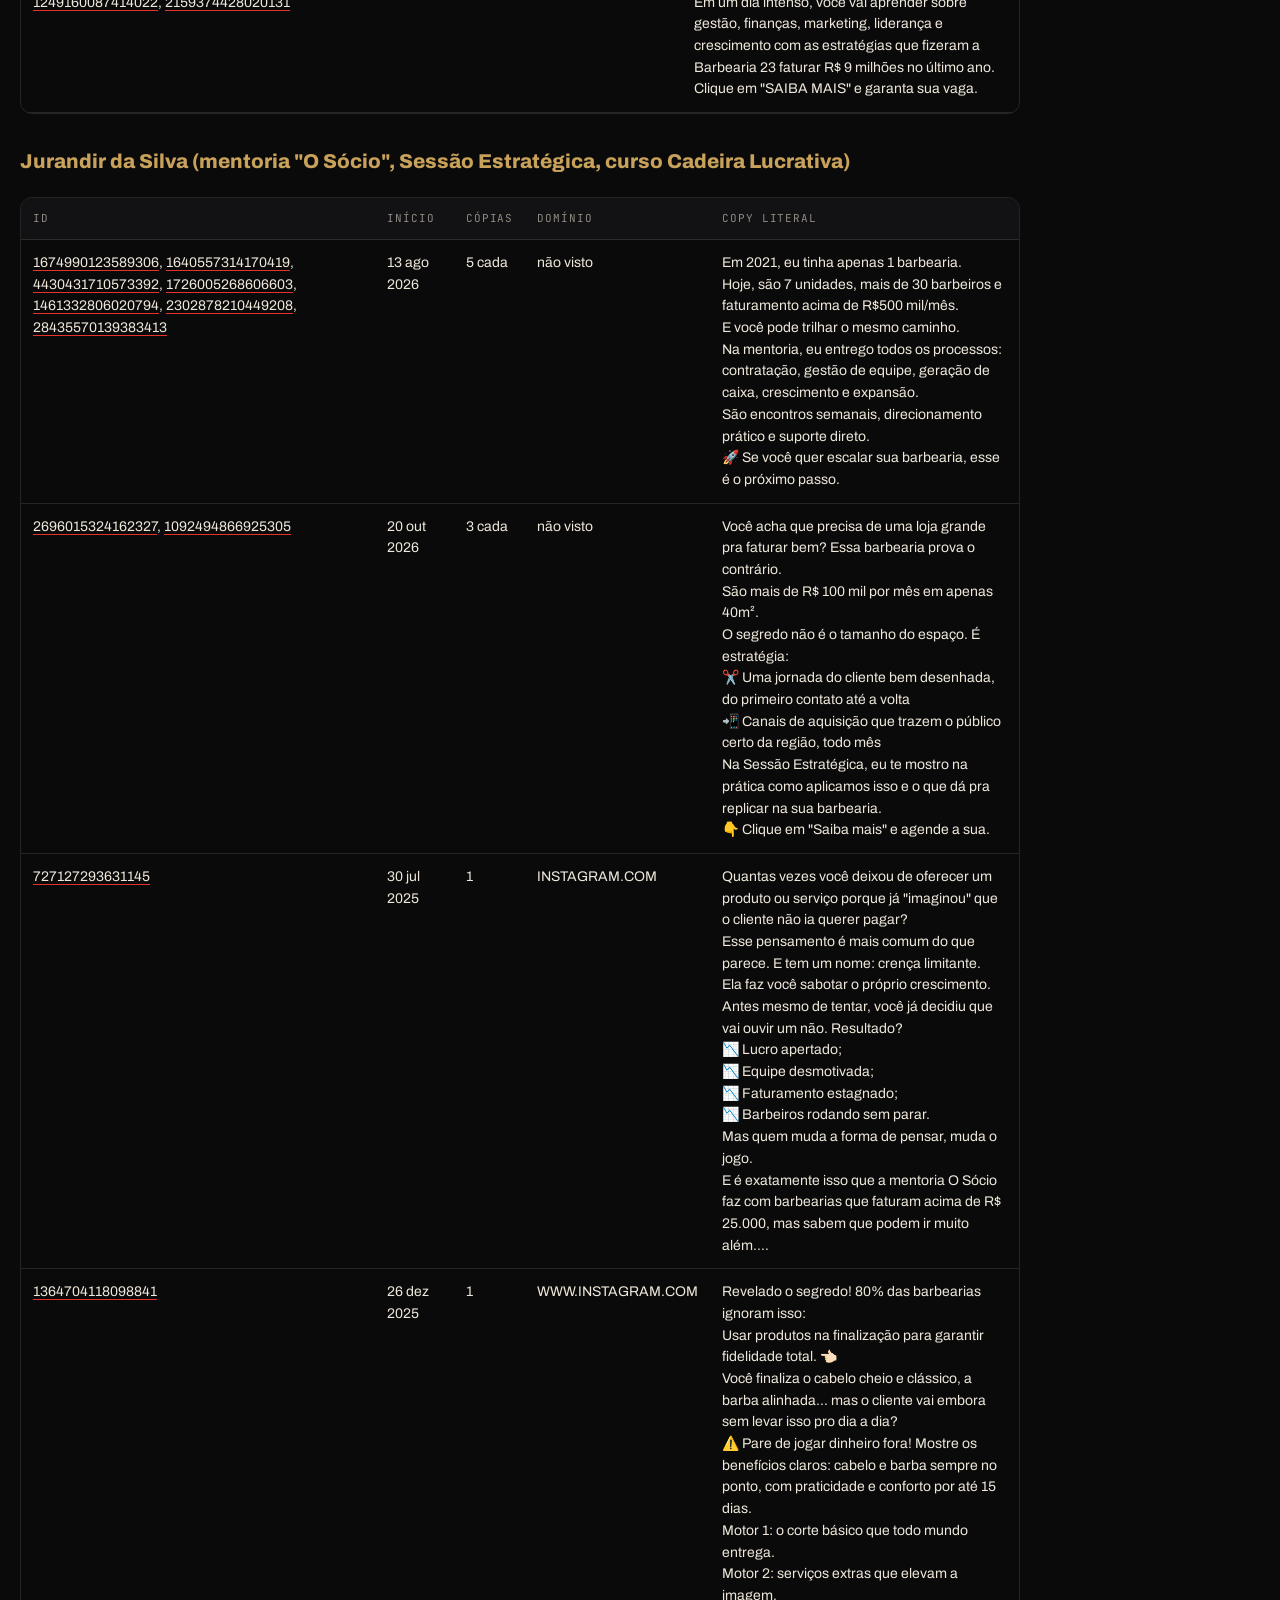
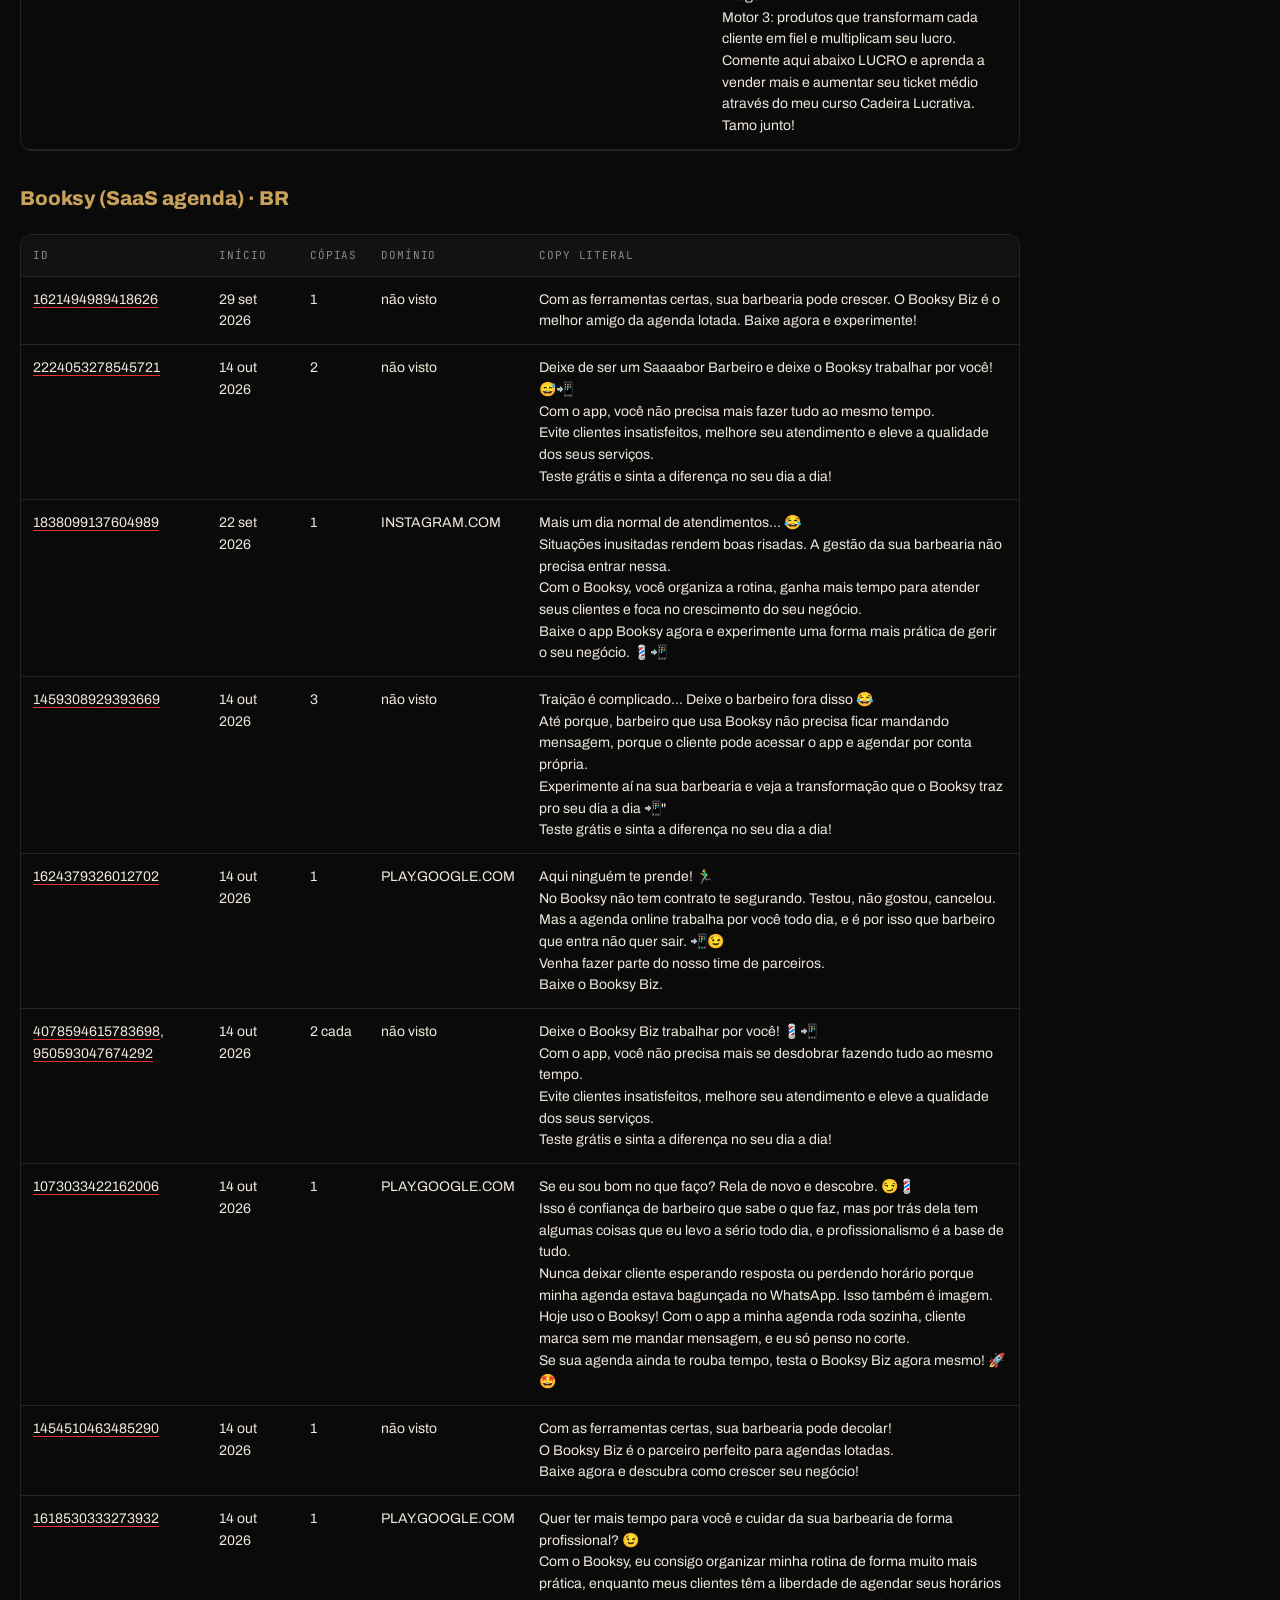
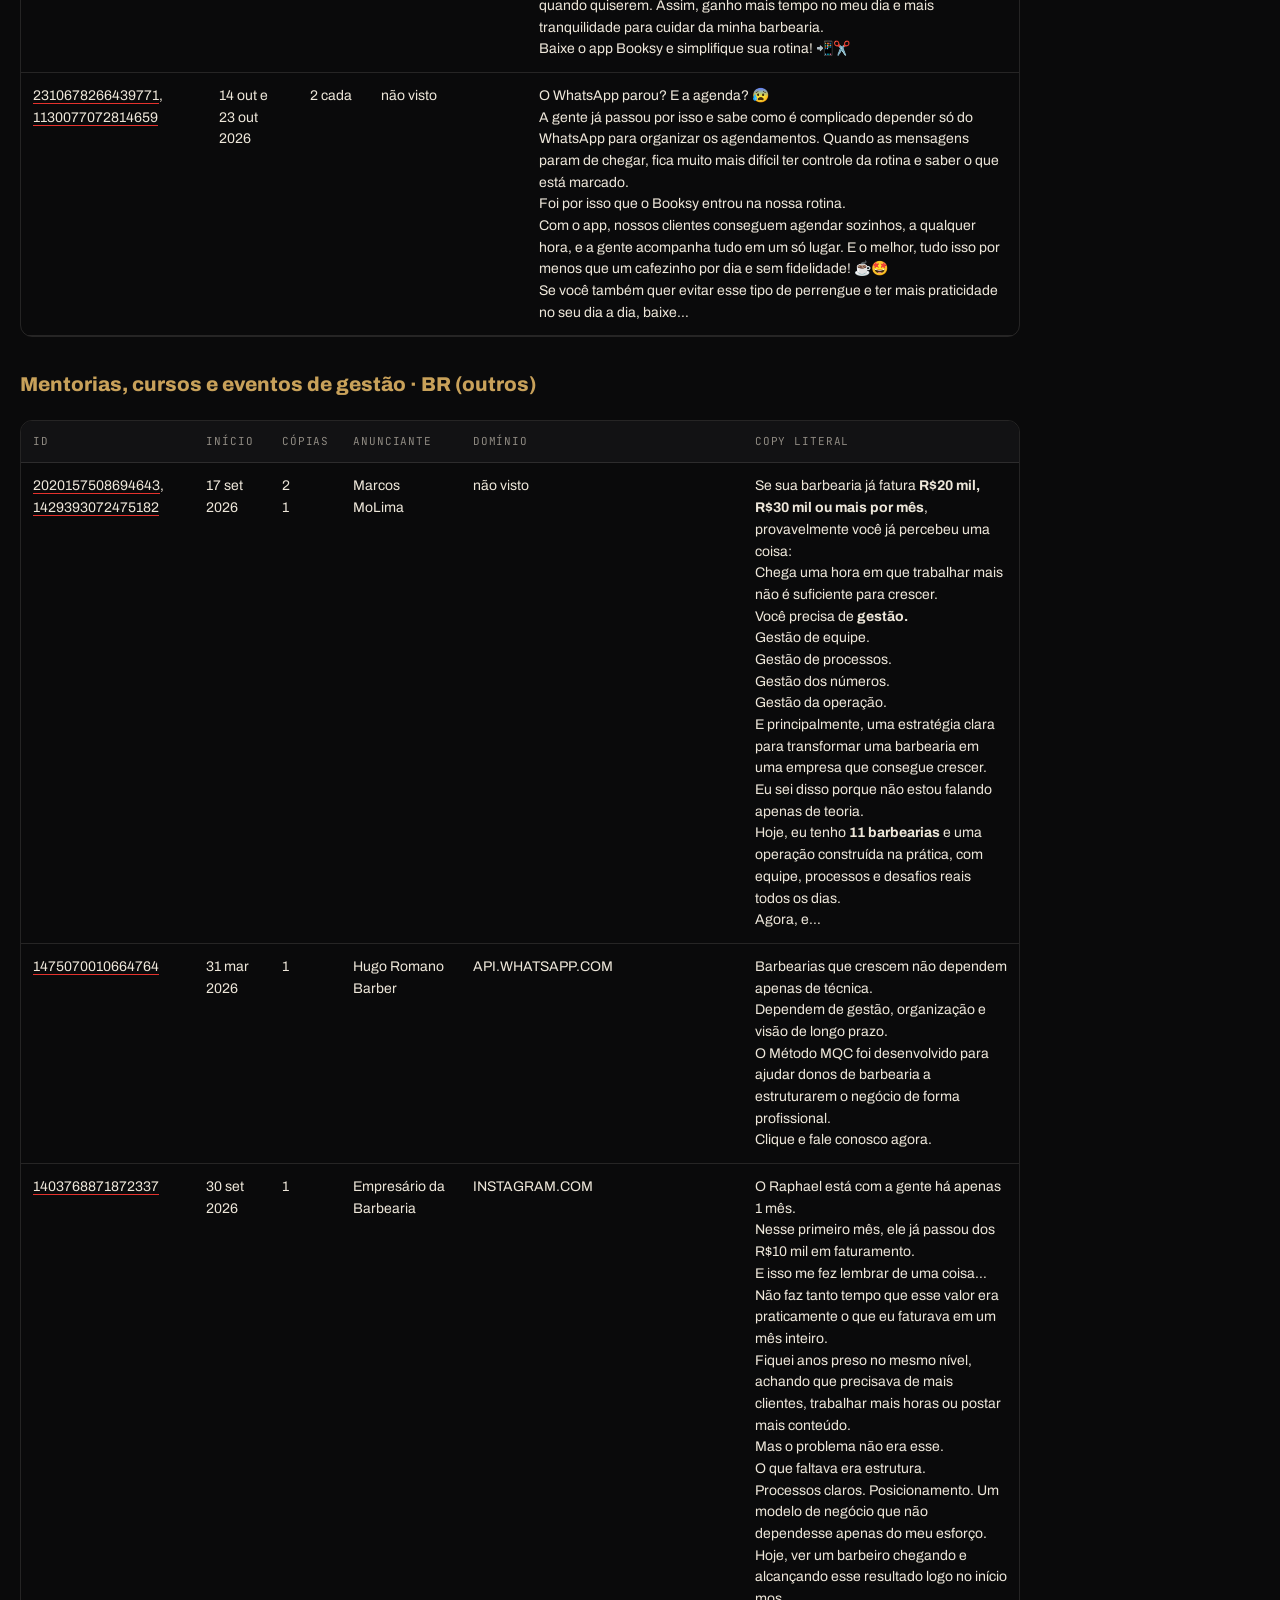
<file: doc-coleta-br-eua.html>
<!doctype html><html lang="pt-BR"><head><meta charset="utf-8"><meta name="viewport" content="width=device-width, initial-scale=1, viewport-fit=cover"><title>Coleta BR e EUA (197 anúncios) · Guto</title><meta name="robots" content="noindex, nofollow"><link rel="preconnect" href="https://fonts.googleapis.com"><link rel="preconnect" href="https://fonts.gstatic.com" crossorigin><link rel="stylesheet" href="https://fonts.googleapis.com/css2?family=Archivo:wdth,wght@62..125,300..900&family=Instrument+Serif:ital@1&family=JetBrains+Mono:wght@400;500&display=swap"><link rel="stylesheet" href="style.css?v=2"></head><body class="doc-page"><main class="wrap"><a class="back" href="index.html">← Voltar para o site</a><p class="eyebrow" style="margin-top:22px">Coleta</p><div class="doc-actions"><a class="btn" href="https://drive.google.com/file/d/1ldPdelwgedXLsSKRupJnuGhTXM1EJOCH/view" target="_blank" rel="noopener">Arquivo no Drive ↗</a><a class="btn ghost" href="https://drive.google.com/drive/folders/1ngniA5bgzAiFlKV6X8Y9plBA5WWAiloD" target="_blank" rel="noopener">Pasta no Drive ↗</a></div><nav class="docnav" aria-label="Documentos"><a href="doc-sintese.html">Síntese da espionagem</a><a href="doc-funis.html">Funis, checkouts e VSLs (27 concorrentes)</a><a href="doc-coleta-br-eua.html" aria-current="page">Coleta BR e EUA (197 anúncios)</a><a href="doc-coleta-br-inicial.html">Coleta BR inicial (6 buscas)</a><a href="doc-vsls.html">VSLs do nicho (Striva e Small Cove)</a><a href="doc-ads-jurandir.html">Ads do Jurandir da Silva (17 vídeos)</a><a href="doc-ads-molima.html">Ads do Marcos MoLima (10 vídeos)</a><a href="doc-ads-barber-financas.html">Ads do Barber Finanças (16 vídeos)</a><a href="doc-pagina-barber-financas.html">Página de vendas do Barber Finanças</a></nav><article class="prose"><h1 id="varredura-biblioteca-de-an-ncios-meta-gest-o-de-ba">Varredura Biblioteca de Anúncios Meta · Gestão de barbearia (B2B para dono)</h1>
<p>Coleta em 28 e 29/10/2026, só anúncios ATIVOS, navegador interno sem login. Filtro: só peças que vendem para dono/barbeiro como negócio (sistema, app, gestão, assinatura, comissão, mentoria, curso de gestão, evento, agência). Descartados: barbearia local vendendo corte ou clube para cliente final, vaga de emprego/aluguel de cadeira, produto físico/cosmético/móveis, curso de corte/técnica, prótese capilar.</p>
<p><strong>Total de anúncios relevantes listados: 197 IDs únicos</strong> (BR 142 · EUA 55). Contagem por script sobre os IDs das tabelas de anúncios.</p>
<p>Limites da coleta: a rolagem carregou de 9 a 47 cards por busca (não o total de cada busca); o "~N resultados" é o contador da própria biblioteca. Nas buscas EUA de termo amplo o contador apareceu como "50.000 resultados" sem "~" (provável teto do contador). Copy cortada em ~600 caracteres; "…" indica corte da extração, não do anúncio.</p>
<h2 id="1-buscas-termo-pa-s-total-de-resultados">1. Buscas · termo · país · total de resultados</h2>
<div class="table-wrap"><table><thead><tr><th>Termo</th><th>País</th><th>Total exibido</th><th>Observação</th></tr></thead><tbody><tr><td>barbearia lucrativa</td><td>BR</td><td>~92 resultados</td><td>Brunno Lopes, Jurandir, BarberCode; resto curso de corte</td></tr><tr><td>agenda lotada barbeiro</td><td>BR</td><td>~48 resultados</td><td>Cash Barber, BestBarbers, Booksy, Barber Finanças</td></tr><tr><td>comissão barbeiro</td><td>BR</td><td>~370 resultados</td><td>maioria vaga de emprego; Invivio Velo, Kalu, NavalhaGO</td></tr><tr><td>clube de assinatura barbearia</td><td>BR</td><td>~640 resultados</td><td>100% barbearia local vendendo clube ao cliente final (nenhum B2B nos ~34 carregados)</td></tr><tr><td>cliente que não volta barbearia</td><td>BR</td><td>~130 resultados</td><td>Space Barber, Jurandir, Booksy, Gestor Leve</td></tr><tr><td>barbeiro empresário</td><td>BR</td><td>~72 resultados</td><td>Marcos MoLima, Jurandir (O Sócio), Empresário da Barbearia, Hugo Romano, Striva, Cash Barber</td></tr><tr><td>AppBarber</td><td>BR</td><td>~2.300 resultados</td><td>termo poluído; AppBarber, InBarber, Belloop, Markey, BEMP</td></tr><tr><td>Trinks</td><td>BR</td><td>~370 resultados</td><td>só salões/escova (Blow) usando Trinks; nenhum anúncio B2B da Trinks visto</td></tr><tr><td>Cash Barber</td><td>BR</td><td>~63 resultados</td><td>quase tudo Sistema Cash Barber<br>O Rapha Ensina</td></tr><tr><td>Avec salão</td><td>BR</td><td>~65 resultados</td><td>Avec Negócios (franquia), Avec Barueri, avec.rn</td></tr><tr><td>BestBarbers</td><td>BR</td><td>~31 resultados</td><td>BestBarbers App + Rafael Schettine</td></tr><tr><td>Booksy</td><td>BR</td><td>~150 resultados</td><td>Booksy BR (10+ variações)</td></tr><tr><td>Empresário da Barbearia (extra)</td><td>BR</td><td>~88 resultados</td><td>Inflexão Barber, Empresário da Barbearia, Negócios Fora da Curva</td></tr><tr><td>Barber Finanças (extra)</td><td>BR</td><td>~28 resultados</td><td>Victor Rasec<br>Barber Finanças, BarberPro, Barber Flow</td></tr><tr><td>barbershop software</td><td>US</td><td>~35 resultados</td><td>My Tech Touch, My Payroll Outsourcing; resto genérico</td></tr><tr><td>barbershop owner</td><td>US</td><td>~190 resultados</td><td>Lv3, Get Barbr; resto ruído (franquias, aluguel, finanças pessoais)</td></tr><tr><td>barber booking app</td><td>US</td><td>~23 resultados</td><td>Booksy, Venio, Get Barbr, Smudgeloyalty</td></tr><tr><td>barbershop management</td><td>US</td><td>~86 resultados</td><td>BookingPam, Vagaro Pro, scanqueue</td></tr><tr><td>barber business coaching</td><td>US</td><td>~17 resultados</td><td>nenhum coaching de gestão para dono (só escolas e SMP)</td></tr><tr><td>grow your barbershop</td><td>US</td><td>50.000 resultados (exibido assim)</td><td>só vaga/recrutamento (Floyd's 99) e produto físico</td></tr><tr><td>barber no-shows</td><td>US</td><td>50.000 resultados (exibido assim)</td><td>Booksy, Squire</td></tr><tr><td>Booksy</td><td>US</td><td>~690 resultados</td><td>Booksy em inglês e espanhol + influenciadores</td></tr><tr><td>Squire barbershop</td><td>US</td><td>~11 resultados</td><td>Squire Technologies, Small Cove Media</td></tr><tr><td>theCut app</td><td>US</td><td>50.000 resultados (exibido assim)</td><td>0 relevantes nos 40 carregados; theCut não anuncia com esse termo</td></tr><tr><td>barber course business</td><td>US</td><td>~150 resultados</td><td>The4thken (School of Barbering); resto cursos técnicos</td></tr></tbody></table></div>
<h2 id="2-an-ncios-relevantes-brasil">2. Anúncios relevantes · BRASIL</h2>
<p>Convenção: " / " marca quebra de linha da copy original. Copy literal, cortada em ~600 caracteres (o "…" final indica corte da extração). Datas = "Veiculação iniciada em". Cópias = "N anúncios usam esse criativo" (1 quando não aparece). Domínio "não visto" = card sem link exibido.</p>
<h3 id="sistema-cash-barber-saas-assinatura-gest-o-p-gina">Sistema Cash Barber (SaaS, assinatura + gestão) · página também roda como "O Rapha Ensina com Sistema Cash Barber"</h3>
<div class="table-wrap"><table><thead><tr><th>ID</th><th>Início</th><th>Cópias</th><th>Domínio</th><th>Copy literal</th></tr></thead><tbody><tr><td><a href="https://www.facebook.com/ads/library/?id=1805913127312731" target="_blank" rel="noopener">1805913127312731</a></td><td>26 out 2026</td><td>1</td><td>não visto</td><td>Quanto um cliente de R$ 30 deixa na sua barbearia por ano? Não é R$ 360.<br>No papel: R$ 30 × 12 meses = R$ 360. Na vida real o cliente viaja, adoece, vai no dia do noivo em outra barbearia, liga na sexta à noite com a agenda lotada. No fim do ano, deixou bem menos que isso.<br>Agora o mesmo cliente num plano de R$ 60: 12 mensalidades cobradas no cartão, no mesmo dia, todo mês. Mesmo barbeiro, mesmo corte, mesmo cliente. Muda só a forma de cobrar.<br>"E se ele vier toda semana?" Ele vem bem menos do que você imagina, e a conta continua a seu favor.<br>Mais de 3 mil barbearias já cobram assim com o…</td></tr><tr><td><a href="https://www.facebook.com/ads/library/?id=2260292721206575" target="_blank" rel="noopener">2260292721206575</a></td><td>27 out 2026</td><td>1</td><td>não visto</td><td>Se você tem equipe e nunca fez essa conta, tem dinheiro ficando na mesa.<br>Faz a conta comigo: cada barbeiro tem uns 50 clientes fiéis. No papel, cada um vem 12 vezes por ano. Na prática vem 9: viajou, ficou na correria, ligou na sexta e a agenda estava lotada.<br>São 150 cortes a menos por barbeiro. Com 4 barbeiros, 600 cortes por ano que nunca entraram no caixa. A R$ 30, são R$ 18 mil que somem da sua conta.<br>Na assinatura, esse mesmo cliente paga todo mês no cartão. Você vende uma vez e recebe sempre, e o ticket sobe.<br>Mais de 3 mil barbearias já cobram assim com o Cash Barber. Em até 1 se…</td></tr><tr><td><a href="https://www.facebook.com/ads/library/?id=2978467902582317" target="_blank" rel="noopener">2978467902582317</a></td><td>27 out 2026</td><td>1</td><td>não visto</td><td>Seu barbeiro tem cliente fiel. O problema é que o fiel nem sempre vem todo mês.<br>Faz a conta comigo: (mesmo body do <a href="https://www.facebook.com/ads/library/?id=2260292721206575" target="_blank" rel="noopener">2260292721206575</a>)</td></tr><tr><td><a href="https://www.facebook.com/ads/library/?id=28015086181500047" target="_blank" rel="noopener">28015086181500047</a></td><td>27 out 2026</td><td>1</td><td>não visto</td><td>Quatro barbeiros. 600 cortes por ano que você contava e não entraram.<br>Faz a conta comigo: (mesmo body do <a href="https://www.facebook.com/ads/library/?id=2260292721206575" target="_blank" rel="noopener">2260292721206575</a>)</td></tr><tr><td><a href="https://www.facebook.com/ads/library/?id=1687200449643844" target="_blank" rel="noopener">1687200449643844</a></td><td>27 out 2026</td><td>1</td><td>não visto</td><td>Se a sua barbearia para quando você para de cortar, você não tem uma empresa. Tem um emprego.<br>Faz o exercício: um mês inteiro sem você na cadeira. O faturamento continua entrando, ou cai a ponto de fechar as portas?<br>Na assinatura você vende uma vez e recebe todo mês, com você cortando ou não. Não é blindagem total, mas o negócio fica muito mais protegido: mais escala, clientes que não dependem de um barbeiro só e margem maior.<br>É assim que se constrói uma barbearia que depende da sua decisão, e não só da sua tesoura.<br>Na consultoria gratuita, o nosso time simula a assinatura na sua barbe…</td></tr><tr><td><a href="https://www.facebook.com/ads/library/?id=2648883825553284" target="_blank" rel="noopener">2648883825553284</a></td><td>19 out 2026</td><td>1</td><td>SISTEMACASHBARBER.COM.BR</td><td>Plano para chegar a 200 assinantes até 31 de dezembro, com treinamento dos barbeiros para ofertar a assinatura. É isso que o gerente de contas do Cash Barber monta junto com a barbearia. 👉 Toque em Saiba mais e entenda como funciona.</td></tr><tr><td><a href="https://www.facebook.com/ads/library/?id=1573190340774906" target="_blank" rel="noopener">1573190340774906</a></td><td>12 out 2026</td><td>2</td><td>não visto</td><td>Você está cortando e precisa parar para vender um plano. Com 3 ou 4 barbeiros, toda assinatura ainda depende de você.<br>No Cash Barber o cliente assina sozinho: vê os planos, escolhe e cadastra o cartão em poucos cliques.<br>Quer essa praticidade? O nosso time te mostra o app. (página "O Rapha Ensina com Sistema Cash Barber")</td></tr><tr><td><a href="https://www.facebook.com/ads/library/?id=1112959358044232" target="_blank" rel="noopener">1112959358044232</a></td><td>12 out 2026</td><td>1</td><td>não visto</td><td>Comece o mês com dinheiro no caixa<br>Consultoria gratuita com o nosso time</td></tr><tr><td><a href="https://www.facebook.com/ads/library/?id=1432061785661432" target="_blank" rel="noopener">1432061785661432</a></td><td>14 out 2026</td><td>1</td><td>SISTEMACASHBARBER.COM.BR</td><td>Quer mudar de sistema, mas tem medo de perder seus números e cadastros?<br>No Cash Barber você traz todo o histórico e em até uma semana está tudo rodando.<br>O nosso time te ajuda na transição e te mostra o app. (O Rapha Ensina)</td></tr><tr><td><a href="https://www.facebook.com/ads/library/?id=1565226868738505" target="_blank" rel="noopener">1565226868738505</a></td><td>12 out 2026</td><td>2</td><td>não visto</td><td>Não adianta ter assinatura na barbearia e não trabalhar do jeito certo.<br>O primeiro passo é um sistema que te dê todos os números e relatórios com clareza, em poucos cliques.<br>Quer crescer o seu clube de assinatura? O nosso time te mostra o app. (O Rapha Ensina)</td></tr><tr><td><a href="https://www.facebook.com/ads/library/?id=1514245773848476" target="_blank" rel="noopener">1514245773848476</a></td><td>17 out 2026</td><td>1</td><td>não visto</td><td>Teu plano pode estar no prejuízo<br>Consultoria gratuita com o nosso time</td></tr><tr><td><a href="https://www.facebook.com/ads/library/?id=1639902347769647" target="_blank" rel="noopener">1639902347769647</a></td><td>18 out 2026</td><td>1</td><td>não visto</td><td>Quer trocar de sistema, mas não quer importar cliente por cliente? No Cash Barber um time de onboarding faz isso com você: 3 reuniões individuais para importar os clientes, configurar o sistema e tirar todas as dúvidas. 👉 Toque em Saiba mais e conheça o time.</td></tr><tr><td><a href="https://www.facebook.com/ads/library/?id=1494802155918943" target="_blank" rel="noopener">1494802155918943</a></td><td>18 out 2026</td><td>1</td><td>não visto</td><td>Importar clientes, cadastrar produtos e profissionais, configurar tudo sozinho: é isso que trava a troca de sistema. No Cash Barber você tem acompanhamento individual, aulas gravadas e encontros ao vivo, num sistema feito por donos de barbearia. 👉 Toque em Saiba mais e agende uma reunião.</td></tr><tr><td><a href="https://www.facebook.com/ads/library/?id=3511825745657439" target="_blank" rel="noopener">3511825745657439</a></td><td>18 out 2026</td><td>1</td><td>não visto</td><td>Na maioria dos apps você compra e se vira sozinho. No Cash Barber a implantação tem 3 reuniões individuais de 1 hora: cadastro conferido, precificação da assinatura e data marcada para o lançamento, com acompanhamento depois. 👉 Toque em Saiba mais e compare.</td></tr><tr><td><a href="https://www.facebook.com/ads/library/?id=29644006748520437" target="_blank" rel="noopener">29644006748520437</a></td><td>18 out 2026</td><td>1</td><td>não visto</td><td>Implantar assinatura sozinho é errar no preço, no lançamento e na venda. No Cash Barber você tem 3 reuniões individuais de implantação com um especialista: o nosso time configura o sistema com você e mostra o passo a passo até a assinatura rodar. 👉 Toque em Saiba mais e agende a demonstração.</td></tr><tr><td><a href="https://www.facebook.com/ads/library/?id=1121840320357137" target="_blank" rel="noopener">1121840320357137</a></td><td>14 out 2026</td><td>1</td><td>SISTEMACASHBARBER.COM.BR</td><td>Que tristeza ver o mês acabando sem bater a meta.<br>Com o Pump, dentro do Cash Barber, com 3 ou 4 dias de trabalho você já sabe como vai fechar o mês e ainda dá tempo de ajustar.<br>Quer ver como funciona? O nosso time te mostra o app. (O Rapha Ensina)</td></tr><tr><td><a href="https://www.facebook.com/ads/library/?id=2167213904006125" target="_blank" rel="noopener">2167213904006125</a></td><td>27 out 2026</td><td>1</td><td>não visto</td><td>Pra saber quanto faturou, você abre várias páginas de caderno e faz conta na calculadora?<br>No Cash Barber você vê o faturamento, os produtos vendidos, os clientes atendidos e a comissão de cada barbeiro em poucos cliques.<br>Clareza na gestão em um minuto, sem caderno.<br>Mais de 3 mil barbearias já usam. O nosso time te mostra o app numa reunião gratuita. 👉 Toque em Saiba mais.</td></tr><tr><td><a href="https://www.facebook.com/ads/library/?id=1617854940035081" target="_blank" rel="noopener">1617854940035081</a></td><td>19 out 2026</td><td>1</td><td>SISTEMACASHBARBER.COM.BR</td><td>Meta sem plano é só sonho. O gerente de contas do Cash Barber identifica os problemas da tua barbearia com você, define a meta, monta o plano e acompanha a execução até o resultado. 👉 Toque em Saiba mais e agende a sua reunião.</td></tr><tr><td><a href="https://www.facebook.com/ads/library/?id=1572006304673088" target="_blank" rel="noopener">1572006304673088</a></td><td>14 out 2026</td><td>1</td><td>SISTEMACASHBARBER.COM.BR</td><td>Você quer continuar começando todo mês do zero, esperando o cliente avulso aparecer? Ou prefere ver como a assinatura coloca dinheiro no caixa antes do dia 1º? No Cash Barber o plano passa no cartão todo mês, e o nosso time monta o preço com você. Em até uma semana, você já pode estar cobrando. 👉 Toque em Saiba mais: a consultoria é gratuita.</td></tr><tr><td><a href="https://www.facebook.com/ads/library/?id=1618103966460931" target="_blank" rel="noopener">1618103966460931</a></td><td>27 out 2026</td><td>1</td><td>não visto</td><td>"Paguei 30 a mais ou 70 a menos?" Quando a comissão está no caderninho, a letra decide quanto o barbeiro recebe.<br>No Cash Barber o fechamento é automático: avulso, produto e assinatura. Você sabe o valor exato em poucos cliques, e o barbeiro vê a comissão dele no celular.<br>Sem perder tempo e sem perder dinheiro.<br>O nosso time te mostra o app numa reunião gratuita. 👉 Toque em Saiba mais.</td></tr><tr><td><a href="https://www.facebook.com/ads/library/?id=4527383437505916" target="_blank" rel="noopener">4527383437505916</a></td><td>28 out 2026</td><td>1</td><td>não visto</td><td>Nos outros apps você paga e se vira. No Cash Barber você entra com 3 reuniões de implantação, aulas gravadas, encontros ao vivo toda semana e uma ferramenta de precificação para lançar a assinatura com a conta certa. 👉 Toque em Saiba mais e veja como funciona.</td></tr><tr><td><a href="https://www.facebook.com/ads/library/?id=2095646237761921" target="_blank" rel="noopener">2095646237761921</a></td><td>14 out 2026</td><td>1</td><td>SISTEMACASHBARBER.COM.BR</td><td>Cansado de começar o mês do zero? Com assinatura, o cliente que você já tem paga todo mês no cartão, antes do dia 1º. No Cash Barber o nosso time monta o plano com você em até uma semana. 👉 Toque em Saiba mais.</td></tr><tr><td><a href="https://www.facebook.com/ads/library/?id=2030425864317301" target="_blank" rel="noopener">2030425864317301</a></td><td>27 out 2026</td><td>1</td><td>não visto</td><td>Quantas vezes você ficou quebrando a cabeça no caderninho pra fechar a comissão do barbeiro?<br>Anotação feita na correria, conta que não fecha, barbeiro dizendo que recebeu a menos. E o tempo que você podia estar em casa vai embora nisso.<br>No Cash Barber a comissão fecha sozinha, e o barbeiro vê o que tem pra receber no próprio celular.<br>O nosso time te mostra o app numa reunião gratuita. 👉 Toque em Saiba mais.</td></tr><tr><td><a href="https://www.facebook.com/ads/library/?id=1142867344930018" target="_blank" rel="noopener">1142867344930018</a></td><td>27 out 2026</td><td>1</td><td>não visto</td><td>Pare de olhar quanto vale um corte. Olhe quanto o seu cliente vale no ano.<br>Um cliente de R$ 30 que viesse todo mês deixaria R$ 360 no ano. Só que a maioria não vem todo mês certinho, e no fim do ano deixa menos que isso.<br>No plano de R$ 60, esse mesmo cliente paga 12 mensalidades no cartão, de forma automática. Mesmo barbeiro, mesma estrutura, mesmo corte. Você só troca a forma de cobrar, e o que cada cliente deixa por ano pode dobrar ou triplicar.<br>Mais de 3 mil barbearias já cobram assim com o Cash Barber.<br>Na consultoria gratuita, o nosso time simula a assinatura com os números da sua…</td></tr><tr><td><a href="https://www.facebook.com/ads/library/?id=1457233119639365" target="_blank" rel="noopener">1457233119639365</a></td><td>27 out 2026</td><td>1</td><td>não visto</td><td>O preço do corte nem de longe é o número mais importante da sua barbearia.<br>(mesmo body do <a href="https://www.facebook.com/ads/library/?id=1142867344930018" target="_blank" rel="noopener">1142867344930018</a>)</td></tr><tr><td><a href="https://www.facebook.com/ads/library/?id=1104066019202813" target="_blank" rel="noopener">1104066019202813</a></td><td>27 out 2026</td><td>1</td><td>não visto</td><td>O seu cliente vale outra coisa quando você olha o ano inteiro, e não só o corte.<br>(mesmo body do <a href="https://www.facebook.com/ads/library/?id=1142867344930018" target="_blank" rel="noopener">1142867344930018</a>)</td></tr><tr><td><a href="https://www.facebook.com/ads/library/?id=1634882658272362" target="_blank" rel="noopener">1634882658272362</a></td><td>19 out 2026</td><td>1</td><td>SISTEMACASHBARBER.COM.BR</td><td>Travou o faturamento? Travou a venda de assinatura? O gerente de contas do Cash Barber entra onde você parou, monta o plano de ação e te acompanha por semanas até você chegar no objetivo. 👉 Toque em Saiba mais.</td></tr><tr><td><a href="https://www.facebook.com/ads/library/?id=2526169404529687" target="_blank" rel="noopener">2526169404529687</a></td><td>21 out 2026</td><td>1</td><td>SISTEMACASHBARBER.COM.BR</td><td>Plano de R$ 100 com 5 cortes: R$ 20 por corte. Tira R$ 15 de comissão e sobram R$ 5. Teu plano pode estar no prejuízo. Na consultoria gratuita, o nosso time faz a conta certa com você e monta o plano com o preço que fecha. 👉 Toque em Saiba mais.</td></tr><tr><td><a href="https://www.facebook.com/ads/library/?id=1162929839398547" target="_blank" rel="noopener">1162929839398547</a></td><td>28 out 2026</td><td>1</td><td>não visto</td><td>Tem dono que não tem tempo nem pra tomar uma água: quando não está cortando, está no caderninho fazendo conta do que pagar.<br>O Cash Barber faz essa parte por você. Em poucos cliques, sobra tempo pra cuidar do time e trazer mais cliente.<br>O nosso time te mostra o app numa reunião gratuita. 👉 Toque em Saiba mais.</td></tr><tr><td><a href="https://www.facebook.com/ads/library/?id=1111797028327329" target="_blank" rel="noopener">1111797028327329</a></td><td>28 out 2026</td><td>1</td><td>não visto</td><td>Não adianta encher a barbearia se, na hora de vender o clube, quem explica é sempre você.<br>O problema não é falta de cliente. É a venda da assinatura depender do barbeiro saber vender.<br>No Cash Barber o cliente encontra os planos, os benefícios e os valores numa aba do app e assina sozinho, em poucos cliques.<br>O nosso time te mostra o app numa reunião gratuita. 👉 Toque em Saiba mais.</td></tr><tr><td><a href="https://www.facebook.com/ads/library/?id=29820096647576990" target="_blank" rel="noopener">29820096647576990</a></td><td>28 out 2026</td><td>1</td><td>não visto</td><td>"Como pago comissão quando o cliente é de assinatura?"<br>Do mesmo jeito do avulso. Vendeu R$ 10 mil em assinaturas e paga 50% de comissão: são R$ 5 mil para os barbeiros que atenderem os assinantes, proporcional a quanto cada um atendeu. Não trabalhou, não ganha. Atendeu mais, ganha mais.<br>O que muda é que essa conta precisa ser automática. No Cash Barber o sistema fecha a comissão de cada barbeiro sozinho, e cada um vê o que tem pra receber.<br>Na consultoria gratuita, o nosso time simula a assinatura na sua barbearia e te mostra o app. 👉 Toque em Saiba mais.</td></tr><tr><td><a href="https://www.facebook.com/ads/library/?id=1433796495626609" target="_blank" rel="noopener">1433796495626609</a></td><td>28 out 2026</td><td>1</td><td>SISTEMACASHBARBER.COM.BR</td><td>Barbearia com sábado lotado não paga as contas de ninguém.<br>Lotar no sábado qualquer um lota. O difícil é a terça, a quarta, a hora do almoço, as 4 da tarde, com 5, 8, 10 barbeiros na escala. É aí que se separam as pequenas das grandes.<br>As barbearias que mais faturam no país vendem assinatura, porque ela é melhor pro cliente, pro barbeiro e pra barbearia: o assinante vem no dia vazio e a mensalidade entra de qualquer jeito.<br>Na consultoria gratuita, o nosso time simula a assinatura com os números da sua barbearia e te mostra o app. 👉 Toque em Saiba mais.</td></tr><tr><td><a href="https://www.facebook.com/ads/library/?id=1647498013701662" target="_blank" rel="noopener">1647498013701662</a></td><td>28 out 2026</td><td>1</td><td>não visto</td><td>Assinatura não dá errado. O que dá errado são estes 3 erros:<br>1. Copiar o preço do concorrente em vez de calcular pelo gasto do seu cliente.<br>2. Liberar tudo em todos os planos, sem diferença de dia e horário. A agenda lota num dia e fica vazia no outro.<br>3. Errar a comissão. O barbeiro não ganha e boicota a assinatura.<br>O nosso time te mostra como montar do jeito certo no Cash Barber, numa reunião gratuita. 👉 Toque em Saiba mais.</td></tr><tr><td><a href="https://www.facebook.com/ads/library/?id=2923330011399861" target="_blank" rel="noopener">2923330011399861</a></td><td>28 out 2026</td><td>1</td><td>não visto</td><td>Barbearia que vive só de avulso começa todo mês no zero.<br>No avulso, todo mês começa zerado. O que você faturou no mês passado não garante nada no próximo: basta o cliente não voltar.<br>Na assinatura, o dinheiro do mês entra no dia 1º. 300 assinantes a R$ 120 são R$ 36 mil no caixa antes do primeiro corte. Um ou outro cancela, mas você nunca mais começa do zero.<br>Com o caixa previsível, você decide como dono: contratar, reformar, abrir a segunda unidade.<br>É assim que as maiores barbearias do país operam, e mais de 3 mil já cobram assim com o Cash Barber.<br>O nosso time monta os seus planos…</td></tr><tr><td><a href="https://www.facebook.com/ads/library/?id=1876173500218152" target="_blank" rel="noopener">1876173500218152</a></td><td>28 out 2026</td><td>1</td><td>não visto</td><td>Quanto entra no seu caixa antes do primeiro cliente sentar na cadeira?<br>(mesmo body do <a href="https://www.facebook.com/ads/library/?id=2923330011399861" target="_blank" rel="noopener">2923330011399861</a>)</td></tr><tr><td><a href="https://www.facebook.com/ads/library/?id=1450812767009148" target="_blank" rel="noopener">1450812767009148</a></td><td>28 out 2026</td><td>1</td><td>não visto</td><td>Barbearia vazia e você correndo atrás de cliente novo?<br>Você sabe quantos clientes antigos perdeu? A maioria dos donos não sabe.<br>No Cash Barber você vê a taxa de fidelização e a lista de quem parou de voltar, com o contato. Em poucos cliques você chama essa pessoa de volta.<br>O nosso time te mostra o app numa reunião gratuita. 👉 Toque em Saiba mais.</td></tr><tr><td><a href="https://www.facebook.com/ads/library/?id=1001237855567906" target="_blank" rel="noopener">1001237855567906</a></td><td>28 out 2026</td><td>1</td><td>não visto</td><td>Imagina entrar na cabine de um avião com um painel de mil botões e nenhuma instrução. É assim que a maioria dos donos usa o sistema da barbearia: agenda, paga comissão e olha dois relatórios.<br>No Cash Barber você entra com no mínimo 3 reuniões só de implantação: o nosso time configura o sistema junto com você e mostra as ferramentas que fazem dinheiro, com foco em lucro.<br>Depois, aulas gravadas e encontros ao vivo toda semana. Você não aprende sozinho.<br>Na consultoria gratuita, o nosso time te mostra o app e como funciona a implantação. 👉 Toque em Saiba mais.</td></tr><tr><td><a href="https://www.facebook.com/ads/library/?id=1099467572854320" target="_blank" rel="noopener">1099467572854320</a></td><td>28 out 2026</td><td>1</td><td>não visto</td><td>Medo de aumentar o preço, contratar, demitir ou mudar de ponto? Esse medo vem da falta de clareza.<br>E clareza vem de repertório. Quem entra no Cash Barber tem a Skills: uma biblioteca de aulas com donos de barbearia que vivem isso todo dia, com cursos de como vender mais, como implantar a assinatura e como treinar a recepção para encantar o cliente.<br>O Cash Barber é mais que um sistema de gestão e agendamento: é onde o dono aprende a decidir.<br>Na consultoria gratuita, o nosso time te mostra o app e a Skills por dentro. 👉 Toque em Saiba mais.</td></tr></tbody></table></div>
<h3 id="bestbarbers-app-saas-isca-de-material-gratuito-br">BestBarbers App (SaaS, isca de material gratuito) · BR</h3>
<div class="table-wrap"><table><thead><tr><th>ID</th><th>Início</th><th>Cópias</th><th>Domínio</th><th>Copy literal</th></tr></thead><tbody><tr><td><a href="https://www.facebook.com/ads/library/?id=2305119090236284" target="_blank" rel="noopener">2305119090236284</a></td><td>26 out 2026</td><td>1</td><td>BESTBARBERS.APP</td><td>COMO PRECIFICAR O SEU CLUBE DE ASSINATURAS? 🤔<br>A maioria chuta "dois cortes menos R$ 10" — e come a própria margem sem perceber.<br>A calculadora gratuita do BestBarbers faz a conta certa por você: preço do corte + cadeiras + comissão → sua mensalidade ideal, sua margem por assinante e o ganho do barbeiro.<br>👉 Descubra em menos de 1 minuto.</td></tr><tr><td><a href="https://www.facebook.com/ads/library/?id=1127655736866585" target="_blank" rel="noopener">1127655736866585</a></td><td>26 out 2026</td><td>1</td><td>WWW.BESTBARBERS.APP</td><td>Assinatura não dá errado por falta de cliente. Dá errado por preço errado.<br>A tabela de precificação do BestBarbers calcula a mensalidade certa da sua assinatura, mostra a margem da barbearia e o ganho do barbeiro.<br>Baixe a tabela grátis →</td></tr><tr><td><a href="https://www.facebook.com/ads/library/?id=2597929504003649" target="_blank" rel="noopener">2597929504003649</a>, <a href="https://www.facebook.com/ads/library/?id=4065326677103699" target="_blank" rel="noopener">4065326677103699</a></td><td>26 out 2026</td><td>1 cada</td><td>BESTBARBERS.APP</td><td>Tem clube e equipe na cadeira? Dá pra pagar a comissão da assinatura sem briga no fechamento.<br>Guia gratuito, 22 páginas: a conta do barbeiro por mês, o pote da equipe, as fichas de cada serviço, o fechamento com prova real e o roteiro da reunião com a equipe — 8 capítulos.</td></tr><tr><td><a href="https://www.facebook.com/ads/library/?id=1800343744448955" target="_blank" rel="noopener">1800343744448955</a></td><td>26 out 2026</td><td>1</td><td>BESTBARBERS.APP</td><td>Seu clube lotou? Então já está na hora de subir o preço.<br>Guia gratuito, 28 páginas: o termômetro que diz a hora, a ordem do reajuste que a base nem sente, a frase pra equipe e a mensagem pro assinante — pra reajuste não virar cancelamento.</td></tr><tr><td><a href="https://www.facebook.com/ads/library/?id=1639913507869362" target="_blank" rel="noopener">1639913507869362</a></td><td>26 out 2026</td><td>1</td><td>WWW.BESTBARBERS.APP</td><td>O BestBarbers preparou um curso gratuito de assinatura para barbearia, com base nas estratégias que os nossos clientes têm aplicado.<br>São 6 aulas curtas: quanto cobrar, como cobrar todo mês no cartão, como pagar o barbeiro e como lançar a assinatura.<br>Cada aula tem uma ficha, e no fim o seu plano de assinatura fica montado.<br>Assista grátis →</td></tr><tr><td><a href="https://www.facebook.com/ads/library/?id=1440946100833261" target="_blank" rel="noopener">1440946100833261</a></td><td>26 out 2026</td><td>1</td><td>WWW.BESTBARBERS.APP</td><td>No BestBarbers o suporte é humano e personalizado: quem responde é uma pessoa, com gerente de contas desde o primeiro dia.<br>Veja como funciona na sua barbearia →</td></tr><tr><td><a href="https://www.facebook.com/ads/library/?id=1097034586558360" target="_blank" rel="noopener">1097034586558360</a></td><td>26 out 2026</td><td>1</td><td>WWW.BESTBARBERS.APP</td><td>(página Rafael Schettine) Gente, dá uma olhada aqui, quando eu cansei de gerenciar a minha barbearia<br>no achismo eu fui olhar meus números no BestBarbers. Olha a clareza desse<br>dashboard. Eu sei exatamente quem atendeu quem, a margem de cada serviço<br>e a retenção de clientes na semana. Tudo no mesmo lugar. Se você não olha<br>para os seus números todo dia, você tá deixando dinheiro na mesa. Enfim, é<br>esse o recado que eu queria passar aqui para os donos de barbearia que me<br>acompanham. Vlw 🚀🚀🚀 link para conhecer o sistema na Bio 🫶🏼</td></tr></tbody></table></div>
<h3 id="brunno-lopes-barbearia-23-23-education-forma-o-l-d">Brunno Lopes (Barbearia 23 · 23 Education / Formação Líder B) · treinamento e formação para dono</h3>
<div class="table-wrap"><table><thead><tr><th>ID</th><th>Início</th><th>Cópias</th><th>Domínio</th><th>Copy literal</th></tr></thead><tbody><tr><td><a href="https://www.facebook.com/ads/library/?id=1935527177418097" target="_blank" rel="noopener">1935527177418097</a>, <a href="https://www.facebook.com/ads/library/?id=2517904552302932" target="_blank" rel="noopener">2517904552302932</a>, <a href="https://www.facebook.com/ads/library/?id=1920067328959814" target="_blank" rel="noopener">1920067328959814</a>, <a href="https://www.facebook.com/ads/library/?id=1140274801770617" target="_blank" rel="noopener">1140274801770617</a>, <a href="https://www.facebook.com/ads/library/?id=2435002743970588" target="_blank" rel="noopener">2435002743970588</a>, <a href="https://www.facebook.com/ads/library/?id=1882511453103807" target="_blank" rel="noopener">1882511453103807</a>, <a href="https://www.facebook.com/ads/library/?id=2528809250864077" target="_blank" rel="noopener">2528809250864077</a></td><td>22 a 23 out 2026</td><td>1 cada</td><td>API.WHATSAPP.COM</td><td>Sua barbearia não pode depender apenas de você.<br>A Formação Líder B foi criada para donos de barbearia que querem construir equipes fortes, desenvolver líderes e tornar a operação mais lucrativa e escalável.<br>Você vai aprender, na prática, sobre autoliderança, recrutamento, reuniões, plano de carreira, retenção de talentos, métricas e gamificação, com estratégias aplicadas na Barbearia 23, que reúne mais de 60 barbeiros e fatura mais de R$ 7 milhões por ano.<br>Clique em "SAIBA MAIS" e garanta sua vaga na próxima turma.</td></tr><tr><td><a href="https://www.facebook.com/ads/library/?id=1161281319908060" target="_blank" rel="noopener">1161281319908060</a>, <a href="https://www.facebook.com/ads/library/?id=3085455808327116" target="_blank" rel="noopener">3085455808327116</a>, <a href="https://www.facebook.com/ads/library/?id=1655200422782342" target="_blank" rel="noopener">1655200422782342</a>, <a href="https://www.facebook.com/ads/library/?id=1888826718773960" target="_blank" rel="noopener">1888826718773960</a>, <a href="https://www.facebook.com/ads/library/?id=1792690591969209" target="_blank" rel="noopener">1792690591969209</a>, <a href="https://www.facebook.com/ads/library/?id=1766286421252256" target="_blank" rel="noopener">1766286421252256</a>, <a href="https://www.facebook.com/ads/library/?id=1149700327394800" target="_blank" rel="noopener">1149700327394800</a>, <a href="https://www.facebook.com/ads/library/?id=1478696347495811" target="_blank" rel="noopener">1478696347495811</a>, <a href="https://www.facebook.com/ads/library/?id=1249160087414022" target="_blank" rel="noopener">1249160087414022</a>, <a href="https://www.facebook.com/ads/library/?id=2159374428020131" target="_blank" rel="noopener">2159374428020131</a></td><td>22 out 2026</td><td>1 cada</td><td>API.WHATSAPP.COM (2 sem link visto)</td><td>Cortar cabelo é só 23% do negócio.<br>O 23 Education é um treinamento para donos de barbearia que querem construir uma operação mais lucrativa e escalável.<br>Em um dia intenso, você vai aprender sobre gestão, finanças, marketing, liderança e crescimento com as estratégias que fizeram a Barbearia 23 faturar R$ 9 milhões no último ano.<br>Clique em "SAIBA MAIS" e garanta sua vaga.</td></tr></tbody></table></div>
<h3 id="jurandir-da-silva-mentoria-o-s-cio-sess-o-estrat-g">Jurandir da Silva (mentoria "O Sócio", Sessão Estratégica, curso Cadeira Lucrativa)</h3>
<div class="table-wrap"><table><thead><tr><th>ID</th><th>Início</th><th>Cópias</th><th>Domínio</th><th>Copy literal</th></tr></thead><tbody><tr><td><a href="https://www.facebook.com/ads/library/?id=1674990123589306" target="_blank" rel="noopener">1674990123589306</a>, <a href="https://www.facebook.com/ads/library/?id=1640557314170419" target="_blank" rel="noopener">1640557314170419</a>, <a href="https://www.facebook.com/ads/library/?id=4430431710573392" target="_blank" rel="noopener">4430431710573392</a>, <a href="https://www.facebook.com/ads/library/?id=1726005268606603" target="_blank" rel="noopener">1726005268606603</a>, <a href="https://www.facebook.com/ads/library/?id=1461332806020794" target="_blank" rel="noopener">1461332806020794</a>, <a href="https://www.facebook.com/ads/library/?id=2302878210449208" target="_blank" rel="noopener">2302878210449208</a>, <a href="https://www.facebook.com/ads/library/?id=28435570139383413" target="_blank" rel="noopener">28435570139383413</a></td><td>13 ago 2026</td><td>5 cada</td><td>não visto</td><td>Em 2021, eu tinha apenas 1 barbearia.<br>Hoje, são 7 unidades, mais de 30 barbeiros e faturamento acima de R$500 mil/mês.<br>E você pode trilhar o mesmo caminho.<br>Na mentoria, eu entrego todos os processos: contratação, gestão de equipe, geração de caixa, crescimento e expansão.<br>São encontros semanais, direcionamento prático e suporte direto.<br>🚀 Se você quer escalar sua barbearia, esse é o próximo passo.</td></tr><tr><td><a href="https://www.facebook.com/ads/library/?id=2696015324162327" target="_blank" rel="noopener">2696015324162327</a>, <a href="https://www.facebook.com/ads/library/?id=1092494866925305" target="_blank" rel="noopener">1092494866925305</a></td><td>20 out 2026</td><td>3 cada</td><td>não visto</td><td>Você acha que precisa de uma loja grande pra faturar bem? Essa barbearia prova o contrário.<br>São mais de R$ 100 mil por mês em apenas 40m².<br>O segredo não é o tamanho do espaço. É estratégia:<br>✂️ Uma jornada do cliente bem desenhada, do primeiro contato até a volta<br>📲 Canais de aquisição que trazem o público certo da região, todo mês<br>Na Sessão Estratégica, eu te mostro na prática como aplicamos isso e o que dá pra replicar na sua barbearia.<br>👇 Clique em "Saiba mais" e agende a sua.</td></tr><tr><td><a href="https://www.facebook.com/ads/library/?id=727127293631145" target="_blank" rel="noopener">727127293631145</a></td><td>30 jul 2025</td><td>1</td><td>INSTAGRAM.COM</td><td>Quantas vezes você deixou de oferecer um produto ou serviço porque já "imaginou" que o cliente não ia querer pagar?<br>Esse pensamento é mais comum do que parece. E tem um nome: crença limitante.<br>Ela faz você sabotar o próprio crescimento. Antes mesmo de tentar, você já decidiu que vai ouvir um não. Resultado?<br>📉 Lucro apertado;<br>📉 Equipe desmotivada;<br>📉 Faturamento estagnado;<br>📉 Barbeiros rodando sem parar.<br>Mas quem muda a forma de pensar, muda o jogo.<br>E é exatamente isso que a mentoria O Sócio faz com barbearias que faturam acima de R$ 25.000, mas sabem que podem ir muito além.…</td></tr><tr><td><a href="https://www.facebook.com/ads/library/?id=1364704118098841" target="_blank" rel="noopener">1364704118098841</a></td><td>26 dez 2025</td><td>1</td><td>WWW.INSTAGRAM.COM</td><td>Revelado o segredo! 80% das barbearias ignoram isso:<br>Usar produtos na finalização para garantir fidelidade total. 👈🏻<br>Você finaliza o cabelo cheio e clássico, a barba alinhada... mas o cliente vai embora sem levar isso pro dia a dia?<br>⚠️ Pare de jogar dinheiro fora! Mostre os benefícios claros: cabelo e barba sempre no ponto, com praticidade e conforto por até 15 dias.<br>Motor 1: o corte básico que todo mundo entrega.<br>Motor 2: serviços extras que elevam a imagem.<br>Motor 3: produtos que transformam cada cliente em fiel e multiplicam seu lucro.<br>Comente aqui abaixo LUCRO e aprenda a vender mais e aumentar seu ticket médio através do meu curso Cadeira Lucrativa. Tamo junto!</td></tr></tbody></table></div>
<h3 id="booksy-saas-agenda-br">Booksy (SaaS agenda) · BR</h3>
<div class="table-wrap"><table><thead><tr><th>ID</th><th>Início</th><th>Cópias</th><th>Domínio</th><th>Copy literal</th></tr></thead><tbody><tr><td><a href="https://www.facebook.com/ads/library/?id=1621494989418626" target="_blank" rel="noopener">1621494989418626</a></td><td>29 set 2026</td><td>1</td><td>não visto</td><td>Com as ferramentas certas, sua barbearia pode crescer. O Booksy Biz é o melhor amigo da agenda lotada. Baixe agora e experimente!</td></tr><tr><td><a href="https://www.facebook.com/ads/library/?id=2224053278545721" target="_blank" rel="noopener">2224053278545721</a></td><td>14 out 2026</td><td>2</td><td>não visto</td><td>Deixe de ser um Saaaabor Barbeiro e deixe o Booksy trabalhar por você! 😅📲<br>Com o app, você não precisa mais fazer tudo ao mesmo tempo.<br>Evite clientes insatisfeitos, melhore seu atendimento e eleve a qualidade dos seus serviços.<br>Teste grátis e sinta a diferença no seu dia a dia!</td></tr><tr><td><a href="https://www.facebook.com/ads/library/?id=1838099137604989" target="_blank" rel="noopener">1838099137604989</a></td><td>22 set 2026</td><td>1</td><td>INSTAGRAM.COM</td><td>Mais um dia normal de atendimentos... 😂<br>Situações inusitadas rendem boas risadas. A gestão da sua barbearia não precisa entrar nessa.<br>Com o Booksy, você organiza a rotina, ganha mais tempo para atender seus clientes e foca no crescimento do seu negócio.<br>Baixe o app Booksy agora e experimente uma forma mais prática de gerir o seu negócio. 💈📲</td></tr><tr><td><a href="https://www.facebook.com/ads/library/?id=1459308929393669" target="_blank" rel="noopener">1459308929393669</a></td><td>14 out 2026</td><td>3</td><td>não visto</td><td>Traição é complicado... Deixe o barbeiro fora disso 😂<br>Até porque, barbeiro que usa Booksy não precisa ficar mandando mensagem, porque o cliente pode acessar o app e agendar por conta própria.<br>Experimente aí na sua barbearia e veja a transformação que o Booksy traz pro seu dia a dia 📲"<br>Teste grátis e sinta a diferença no seu dia a dia!</td></tr><tr><td><a href="https://www.facebook.com/ads/library/?id=1624379326012702" target="_blank" rel="noopener">1624379326012702</a></td><td>14 out 2026</td><td>1</td><td>PLAY.GOOGLE.COM</td><td>Aqui ninguém te prende! 🏃‍♂️<br>No Booksy não tem contrato te segurando. Testou, não gostou, cancelou.<br>Mas a agenda online trabalha por você todo dia, e é por isso que barbeiro que entra não quer sair. 📲😉<br>Venha fazer parte do nosso time de parceiros.<br>Baixe o Booksy Biz.</td></tr><tr><td><a href="https://www.facebook.com/ads/library/?id=4078594615783698" target="_blank" rel="noopener">4078594615783698</a>, <a href="https://www.facebook.com/ads/library/?id=950593047674292" target="_blank" rel="noopener">950593047674292</a></td><td>14 out 2026</td><td>2 cada</td><td>não visto</td><td>Deixe o Booksy Biz trabalhar por você! 💈📲<br>Com o app, você não precisa mais se desdobrar fazendo tudo ao mesmo tempo.<br>Evite clientes insatisfeitos, melhore seu atendimento e eleve a qualidade dos seus serviços.<br>Teste grátis e sinta a diferença no seu dia a dia!</td></tr><tr><td><a href="https://www.facebook.com/ads/library/?id=1073033422162006" target="_blank" rel="noopener">1073033422162006</a></td><td>14 out 2026</td><td>1</td><td>PLAY.GOOGLE.COM</td><td>Se eu sou bom no que faço? Rela de novo e descobre. 😏💈<br>Isso é confiança de barbeiro que sabe o que faz, mas por trás dela tem algumas coisas que eu levo a sério todo dia, e profissionalismo é a base de tudo.<br>Nunca deixar cliente esperando resposta ou perdendo horário porque minha agenda estava bagunçada no WhatsApp. Isso também é imagem.<br>Hoje uso o Booksy! Com o app a minha agenda roda sozinha, cliente marca sem me mandar mensagem, e eu só penso no corte.<br>Se sua agenda ainda te rouba tempo, testa o Booksy Biz agora mesmo! 🚀🤩</td></tr><tr><td><a href="https://www.facebook.com/ads/library/?id=1454510463485290" target="_blank" rel="noopener">1454510463485290</a></td><td>14 out 2026</td><td>1</td><td>não visto</td><td>Com as ferramentas certas, sua barbearia pode decolar!<br>O Booksy Biz é o parceiro perfeito para agendas lotadas.<br>Baixe agora e descubra como crescer seu negócio!</td></tr><tr><td><a href="https://www.facebook.com/ads/library/?id=1618530333273932" target="_blank" rel="noopener">1618530333273932</a></td><td>14 out 2026</td><td>1</td><td>PLAY.GOOGLE.COM</td><td>Quer ter mais tempo para você e cuidar da sua barbearia de forma profissional? 😉<br>Com o Booksy, eu consigo organizar minha rotina de forma muito mais prática, enquanto meus clientes têm a liberdade de agendar seus horários quando quiserem. Assim, ganho mais tempo no meu dia e mais tranquilidade para cuidar da minha barbearia.<br>Baixe o app Booksy e simplifique sua rotina! 📲✂️</td></tr><tr><td><a href="https://www.facebook.com/ads/library/?id=2310678266439771" target="_blank" rel="noopener">2310678266439771</a>, <a href="https://www.facebook.com/ads/library/?id=1130077072814659" target="_blank" rel="noopener">1130077072814659</a></td><td>14 out e 23 out 2026</td><td>2 cada</td><td>não visto</td><td>O WhatsApp parou? E a agenda? 😰<br>A gente já passou por isso e sabe como é complicado depender só do WhatsApp para organizar os agendamentos. Quando as mensagens param de chegar, fica muito mais difícil ter controle da rotina e saber o que está marcado.<br>Foi por isso que o Booksy entrou na nossa rotina.<br>Com o app, nossos clientes conseguem agendar sozinhos, a qualquer hora, e a gente acompanha tudo em um só lugar. E o melhor, tudo isso por menos que um cafezinho por dia e sem fidelidade! ☕️🤩<br>Se você também quer evitar esse tipo de perrengue e ter mais praticidade no seu dia a dia, baixe…</td></tr></tbody></table></div>
<h3 id="mentorias-cursos-e-eventos-de-gest-o-br-outros">Mentorias, cursos e eventos de gestão · BR (outros)</h3>
<div class="table-wrap"><table><thead><tr><th>ID</th><th>Início</th><th>Cópias</th><th>Anunciante</th><th>Domínio</th><th>Copy literal</th></tr></thead><tbody><tr><td><a href="https://www.facebook.com/ads/library/?id=2020157508694643" target="_blank" rel="noopener">2020157508694643</a>, <a href="https://www.facebook.com/ads/library/?id=1429393072475182" target="_blank" rel="noopener">1429393072475182</a></td><td>17 set 2026</td><td>2<br>1</td><td>Marcos MoLima</td><td>não visto</td><td>Se sua barbearia já fatura <strong>R$20 mil, R$30 mil ou mais por mês</strong>, provavelmente você já percebeu uma coisa:<br>Chega uma hora em que trabalhar mais não é suficiente para crescer.<br>Você precisa de <strong>gestão.</strong><br>Gestão de equipe.<br>Gestão de processos.<br>Gestão dos números.<br>Gestão da operação.<br>E principalmente, uma estratégia clara para transformar uma barbearia em uma empresa que consegue crescer.<br>Eu sei disso porque não estou falando apenas de teoria.<br>Hoje, eu tenho <strong>11 barbearias</strong> e uma operação construída na prática, com equipe, processos e desafios reais todos os dias.<br>Agora, e…</td></tr><tr><td><a href="https://www.facebook.com/ads/library/?id=1475070010664764" target="_blank" rel="noopener">1475070010664764</a></td><td>31 mar 2026</td><td>1</td><td>Hugo Romano Barber</td><td>API.WHATSAPP.COM</td><td>Barbearias que crescem não dependem apenas de técnica.<br>Dependem de gestão, organização e visão de longo prazo.<br>O Método MQC foi desenvolvido para ajudar donos de barbearia a estruturarem o negócio de forma profissional.<br>Clique e fale conosco agora.</td></tr><tr><td><a href="https://www.facebook.com/ads/library/?id=1403768871872337" target="_blank" rel="noopener">1403768871872337</a></td><td>30 set 2026</td><td>1</td><td>Empresário da Barbearia</td><td>INSTAGRAM.COM</td><td>O Raphael está com a gente há apenas 1 mês.<br>Nesse primeiro mês, ele já passou dos R$10 mil em faturamento.<br>E isso me fez lembrar de uma coisa…<br>Não faz tanto tempo que esse valor era praticamente o que eu faturava em um mês inteiro.<br>Fiquei anos preso no mesmo nível, achando que precisava de mais clientes, trabalhar mais horas ou postar mais conteúdo.<br>Mas o problema não era esse.<br>O que faltava era estrutura.<br>Processos claros. Posicionamento. Um modelo de negócio que não dependesse apenas do meu esforço.<br>Hoje, ver um barbeiro chegando e alcançando esse resultado logo no início mos…</td></tr><tr><td><a href="https://www.facebook.com/ads/library/?id=1629369858592736" target="_blank" rel="noopener">1629369858592736</a></td><td>30 set 2026</td><td>1</td><td>Beleza como Negócio</td><td>PAY.HOTMART.COM</td><td>Saber fazer o serviço não é o mesmo que saber administrar um negócio.<br>O padeiro sabe fazer pão, mas isso não garante uma padaria lucrativa. Na beleza é igual. Muita gente aluga um espaço e monta a estrutura sem conhecer a gestão.<br>Na Comunidade Beleza Como Negócio, você aprende a administrar sua carreira e sua empresa, mesmo começando como MEI.<br>👉 Clique em "Saiba mais" e entre para a comunidade.</td></tr><tr><td><a href="https://www.facebook.com/ads/library/?id=1451285150290151" target="_blank" rel="noopener">1451285150290151</a></td><td>24 out 2026</td><td>1</td><td>Anderson Luíz</td><td>ANDERSONRIBEIROMENTOR.COM.BR</td><td>VOU TE AJUDAR A CONSTRUIR UMA MÁQUINA DE LUCRO QUE NUNCA DORME.<br>Em 2 dias, você vai aprender como estruturar um modelo que transforma seu negócio em lucro previsível com mais margem, mais controle e menos dependência de esforço constante.<br>11 E 12 de NOVEMBRO \| CURITIBA - PR<br>👉 TOQUE EM SAIBA MAIS (genérico, apareceu na busca "barbeiro empresário")</td></tr><tr><td><a href="https://www.facebook.com/ads/library/?id=4698734030408365" target="_blank" rel="noopener">4698734030408365</a></td><td>11 set 2026</td><td>1</td><td>Victor Rasec (Barber Finanças)</td><td>APP.VITINHOBARBEIRO.SHOP</td><td>O Victor testou o Barber Finanças e mostrou como dá pra organizar as finanças da barbearia sem calcular NA-DA.<br>O app faz tudo sozinho — você registra um corte em menos de 30 segundos e ele já te mostra quanto entrou, quanto saiu e quanto você lucrou de verdade. 😮‍💨<br>Sem planilha. Sem caderninho. Sem conta difícil.<br>🎁 E ainda vem com 3 bônus exclusivos:<br>🛡️ 30 dias de garantia — não gostou, devolve tudo sem pergunta.<br>🚨 Promoção de R$35 acaba hoje à meia-noite. Depois volta pro preço original.</td></tr></tbody></table></div>
<h3 id="outros-saas-br">Outros SaaS · BR</h3>
<div class="table-wrap"><table><thead><tr><th>ID</th><th>Início</th><th>Cópias</th><th>Anunciante</th><th>Domínio</th><th>Copy literal</th></tr></thead><tbody><tr><td><a href="https://www.facebook.com/ads/library/?id=2306646569876536" target="_blank" rel="noopener">2306646569876536</a></td><td>21 out 2026</td><td>1</td><td>BarberCode Gestão de Barbearias</td><td>FB.ME</td><td>Dono de barbearia, sua equipe cresceu, mas tudo ainda passa por você?<br>Responder pedidos de horário, conferir comissões e acompanhar o financeiro não precisa virar uma lista de tarefas espalhadas.<br>Com o BarberCode, você automatiza agendamentos pelo WhatsApp e organiza agendas, comissões e financeiro em um só sistema para uma barbearia com equipe ou várias unidades.<br>Conheça os recursos e solicite seu teste gratuito. Nossa equipe entra em contato para orientar você.</td></tr><tr><td><a href="https://www.facebook.com/ads/library/?id=1461571395859016" target="_blank" rel="noopener">1461571395859016</a>, <a href="https://www.facebook.com/ads/library/?id=2300804017424263" target="_blank" rel="noopener">2300804017424263</a></td><td>15 out e 13 out 2026</td><td>1 cada</td><td>Mileno Barber (Striva)</td><td>LP1.STRIVAAPP.COM</td><td>Chega de planilhas e controle manual na sua barbearia! ✂️📊<br>Se você é dono de barbearia e trabalha com assinaturas ou quer automatizar a gestão do seu negócio, você precisa conhecer o Striva!<br>Com o Striva, você centraliza tudo em uma única plataforma prática e intuitiva:<br>Gestão completa de assinaturas com cobranças automáticas;<br>Controle financeiro de entradas e saídas;<br>Cálculo de comissões para a sua equipe;<br>Agendamentos rápidos e organizados.<br>Otimize seu tempo, profissionalize sua gestão e escale o seu negócio.<br>👇 Toque no botão abaixo para conhecer o Stri…</td></tr><tr><td><a href="https://www.facebook.com/ads/library/?id=1389828967549543" target="_blank" rel="noopener">1389828967549543</a></td><td>18 out 2026</td><td>1</td><td>Space Barber</td><td>API.WHATSAPP.COM</td><td>Dono de barbearia em Campinas, Itatiba, Itupeva ou Jundiaí: cliente que esquece o horário é dinheiro que não volta.<br>A Space Barber lembra cada cliente no WhatsApp, agenda 24h e pede avaliação no Google. A gente vai até a sua barbearia, configura tudo e treina sua equipe.<br>15 dias grátis, sem cartão. Chama no WhatsApp 👇</td></tr><tr><td><a href="https://www.facebook.com/ads/library/?id=1864727321627543" target="_blank" rel="noopener">1864727321627543</a></td><td>22 out 2026</td><td>3</td><td>Gestor leve</td><td>não visto</td><td>Você fecha a barbearia, mas continua respondendo mensagens para marcar horário?<br>Com o Gestor Leve, seu cliente pode agendar online mesmo depois do seu expediente. Mais praticidade para ele e mais tranquilidade para você.<br>Clique e conheça.</td></tr><tr><td><a href="https://www.facebook.com/ads/library/?id=1025619313320745" target="_blank" rel="noopener">1025619313320745</a></td><td>13 mai 2026</td><td>2</td><td>Invivio Velo</td><td>não visto</td><td>Dona de barbearia, sua agenda ainda depende do WhatsApp?<br>Com o Invivio Velo, seus clientes agendam pelo seu próprio site, escolhem o serviço, o profissional e o horário, sem troca de mensagens.<br>Além disso, você acompanha faturamento, atendimentos, desempenho da equipe e comissões automáticas em tempo real.<br>Chega de agenda bagunçada, comissão no papel e gestão no improviso.<br>Solicite uma demonstração e veja como organizar sua barbearia em um só lugar.</td></tr><tr><td><a href="https://www.facebook.com/ads/library/?id=28639780885645169" target="_blank" rel="noopener">28639780885645169</a></td><td>24 out 2026</td><td>1</td><td>Kalu - Gestão Inteligente</td><td>INSTAGRAM.COM</td><td>Tocar uma barbearia sem as ferramentas certas é trabalhar o dobro para lucrar a metade. 💈<br>O Kalu reúne tudo o que a sua barbearia precisa em um só lugar:<br>✂️ Agenda online 24h sem troca de mensagens<br>💳 Clube de assinaturas com cobrança recorrente<br>📲 Lembretes prontos para enviar no WhatsApp e evitar furos<br>📊 Controle financeiro simples e transparente<br>👥 Agenda dividida entre time com cálculo de comissões<br>Saia do caderno e profissionalize sua barbearia hoje mesmo.<br>🔗 Crie sua conta no link da bio e ganhe 30 dias grátis para testar!<br>#Barbearia #BarbeiroProfissional #Barbeiro</td></tr><tr><td><a href="https://www.facebook.com/ads/library/?id=2138205644239792" target="_blank" rel="noopener">2138205644239792</a></td><td>10 out 2026</td><td>1</td><td>Navalhagoapp (NavalhaGO)</td><td>NAVALHAGO.APP</td><td>Sua barbearia ainda perde tempo respondendo agendamentos pelo WhatsApp? Com o NavalhaGO, seus clientes escolhem os horários pelo link. Organize a agenda e teste grátis po… (extração cortada, card não reapareceu na 2ª passada)</td></tr><tr><td><a href="https://www.facebook.com/ads/library/?id=942713495062130" target="_blank" rel="noopener">942713495062130</a>, <a href="https://www.facebook.com/ads/library/?id=2980362632168954" target="_blank" rel="noopener">2980362632168954</a></td><td>1 mai 2026</td><td>2 cada</td><td>InBarber: Agenda p/ barbearias</td><td>não visto</td><td>Barbeiro, gerencie sua barbearia com total facilidade!<br>Install Now</td></tr><tr><td><a href="https://www.facebook.com/ads/library/?id=1100040259243793" target="_blank" rel="noopener">1100040259243793</a></td><td>6 set 2026</td><td>1</td><td>Belloop</td><td>não visto</td><td>Um tour rápido pelo seu negócio, Belloop Sistema para barbearia e salão<br>Agenda, clientes, caixa e confirmação automática no WhatsApp, tudo dentro do mesmo sistema. Sem planilha, sem caderno, sem vários aplicativos.<br>belloop.net/comecar<br>#belloop #gestãodesalão #sistemaparasalão #agendamentoonline #salãodebeleza #barbearia #empreendedorismo #barber #barbeariamoderna💈</td></tr><tr><td><a href="https://www.facebook.com/ads/library/?id=1321799303363892" target="_blank" rel="noopener">1321799303363892</a></td><td>31 ago 2026</td><td>1</td><td>AppBarber</td><td>APPBARBER.COM.BR</td><td>Sistema de gestão completo!</td></tr><tr><td><a href="https://www.facebook.com/ads/library/?id=1653181526143707" target="_blank" rel="noopener">1653181526143707</a></td><td>6 out 2026</td><td>1</td><td>Luiz Gustavo Aguiar com AppBarber</td><td>APPBARBER.COM.BR</td><td>Acompanhar os indicadores dentro da sua barbearia é fundamental pra saber gerir seu negócio. E acompanhar de perto é analisar mensalmente sua operação pra conhecer a sua barbearia verdadeiramente.<br>Eu uso o App Barber pra controlar e conhecer tudo.<br>Anota esses indicadores aí pra você acompanhar todos os meses.</td></tr><tr><td><a href="https://www.facebook.com/ads/library/?id=4654244501478475" target="_blank" rel="noopener">4654244501478475</a></td><td>5 ago 2026</td><td>1</td><td>Markey</td><td>INSTAGRAM.COM</td><td>🚨 Dono de barbearia ou salão: você sabe como o seu sistema de agendamento está conectado ao WhatsApp do seu negócio?<br>Algumas ferramentas prometem atendimento automático e agendamentos por WhatsApp, mas utilizam aplicativos, bots ou conexões não oficiais.<br>O problema é que essa "facilidade" pode colocar em risco um dos canais mais importantes da sua empresa.<br>O próprio WhatsApp informa que contas podem ser banidas quando identifica atividades que violam seus Termos de Serviço. A plataforma também alerta que o uso de aplicativos não oficiais pode causar restrições, banimentos temporários ou…</td></tr><tr><td><a href="https://www.facebook.com/ads/library/?id=1342738747722237" target="_blank" rel="noopener">1342738747722237</a></td><td>26 set 2026</td><td>1</td><td>BEMP - Gestão e Agendamento</td><td>BEMP.COM.BR</td><td>(sem texto, só criativo)</td></tr><tr><td><a href="https://www.facebook.com/ads/library/?id=1434055554818583" target="_blank" rel="noopener">1434055554818583</a></td><td>28 out 2026</td><td>2</td><td>Rodolfo Calderari (Klipflow)</td><td>não visto</td><td>Cada mensagem sem resposta no seu WhatsApp é uma avaliação que foi para outra barbearia. 📲<br>O Klipflow responde na hora, tira as dúvidas da prótese, agenda a avaliação e confirma o horário. Tudo sozinho, enquanto você está com a mão na massa.<br>👉 Teste 14 dias grátis, sem cartão. Link na bio.<br>💬 Ou comenta "QUERO" que eu te mando o link no direct.<br>#protesecapilar #barbearia #barbeiro #agendamento #whatsapp #klipflow</td></tr><tr><td><a href="https://www.facebook.com/ads/library/?id=2190150338603715" target="_blank" rel="noopener">2190150338603715</a></td><td>9 out 2026</td><td>1</td><td>Avec Barueri</td><td>API.WHATSAPP.COM</td><td>Sabia que a demora no WhatsApp faz o seu salão perder clientes todos os dias? A inteligência artificial da Avec responde, agenda e envia lembretes automáticos 24h por dia, reduzindo as faltas a quase zero.<br>Clique abaixo e veja uma demonstração rápida de como funciona na prática!</td></tr><tr><td><a href="https://www.facebook.com/ads/library/?id=1953389489422825" target="_blank" rel="noopener">1953389489422825</a>, <a href="https://www.facebook.com/ads/library/?id=1109140218291745" target="_blank" rel="noopener">1109140218291745</a>, <a href="https://www.facebook.com/ads/library/?id=948244804999458" target="_blank" rel="noopener">948244804999458</a></td><td>6 out, 6 out, 27 set 2026</td><td>1 cada</td><td>avec.rn</td><td>AVEC-RN.COM</td><td>Agenda cheia nem sempre significa negócio lucrativo.<br>Se você possui um salão, barbearia ou clínica de estética em Mossoró ou região, faça gratuitamente o nosso diagnóstico de gestão.<br>Em poucos minutos, você avalia pontos importantes do seu negócio e recebe o resultado na hora.<br>Clique em "Saiba mais" e faça o diagnóstico.</td></tr></tbody></table></div>
<h3 id="barber-finan-as-victor-rasec-app-low-ticket-r-35-v">Barber Finanças / Victor Rasec (app low ticket R$ 35, vendido como infoproduto com VSL) · BR</h3>
<div class="table-wrap"><table><thead><tr><th>ID</th><th>Início</th><th>Cópias</th><th>Anunciante</th><th>Domínio</th><th>Copy literal</th></tr></thead><tbody><tr><td><a href="https://www.facebook.com/ads/library/?id=1273629922508852" target="_blank" rel="noopener">1273629922508852</a></td><td>11 set 2026</td><td>1</td><td>Victor Rasec</td><td>APP.VITINHOBARBEIRO.SHOP</td><td>Os 8 Melhores Apps de Finanças para barbearia do Brasil</td></tr><tr><td><a href="https://www.facebook.com/ads/library/?id=996406830130919" target="_blank" rel="noopener">996406830130919</a></td><td>11 set 2026</td><td>1</td><td>Victor Rasec</td><td>APP.VITINHOBARBEIRO.SHOP</td><td>No fim do mês eu sempre faço aquela checagem: quanto entrou? Quanto foi em produto? Quanto foi em aluguel?<br>E não, não uso planilha. Uso o Barber Finanças — o app que organiza tudo automaticamente pra mim.<br>Esse mês descobri que tava gastando demais com produto. Ajustei e já senti diferença.<br>🚨 R$35 só até hoje à meia-noite. 🛡️ 30 dias de garantia.</td></tr><tr><td><a href="https://www.facebook.com/ads/library/?id=28396192476710270" target="_blank" rel="noopener">28396192476710270</a></td><td>11 set 2026</td><td>1</td><td>Victor Rasec</td><td>APP.VITINHOBARBEIRO.SHOP</td><td>Se você é barbeiro e ainda controla o dinheiro da sua barbearia de cabeça, precisa conhecer isso. 👀<br>O Barber Finanças reúne o financeiro da sua barbearia em um único aplicativo.<br>Veja quanto entrou, quanto saiu e quanto realmente sobrou.<br>👇 Clique em Saiba mais e conheça.</td></tr><tr><td><a href="https://www.facebook.com/ads/library/?id=1064582366423868" target="_blank" rel="noopener">1064582366423868</a></td><td>11 set 2026</td><td>1</td><td>Victor Rasec</td><td>APP.VITINHOBARBEIRO.SHOP</td><td>Qual o melhor controle financeiro pra barbearia?</td></tr><tr><td><a href="https://www.facebook.com/ads/library/?id=1091258616813563" target="_blank" rel="noopener">1091258616813563</a> (+ <a href="https://www.facebook.com/ads/library/?id=4698734030408365" target="_blank" rel="noopener">4698734030408365</a>, listado acima)</td><td>11 set 2026</td><td>1</td><td>Victor Rasec</td><td>APP.VITINHOBARBEIRO.SHOP</td><td>O Victor testou o Barber Finanças e mostrou como dá pra organizar as finanças da barbearia sem calcular NA-DA. (mesma copy do <a href="https://www.facebook.com/ads/library/?id=4698734030408365" target="_blank" rel="noopener">4698734030408365</a>)</td></tr><tr><td><a href="https://www.facebook.com/ads/library/?id=1511462894348778" target="_blank" rel="noopener">1511462894348778</a></td><td>11 set 2026</td><td>1</td><td>Victor Rasec</td><td>APP.VITINHOBARBEIRO.SHOP</td><td>Não adianta ter agenda cheia e não saber quanto sobrou no fim do mês. O Barber Finanças mostra seu lucro real automaticamente.</td></tr><tr><td><a href="https://www.facebook.com/ads/library/?id=1510890427393447" target="_blank" rel="noopener">1510890427393447</a></td><td>11 set 2026</td><td>1</td><td>Victor Rasec</td><td>APP.VITINHOBARBEIRO.SHOP</td><td>Quer uma verdade que quase nenhum barbeiro aceita ouvir?<br>Você não precisa de mais clientes. Você precisa parar de perder dinheiro por falta de organização.<br>Mais clientes sem controle financeiro não resolvem o problema. Só aumentam a bagunça.<br>O Barber Finanças foi criado para ajudar você a controlar entradas, saídas e o resultado da sua barbearia de forma simples.<br>💈 Mais organização<br>📊 Mais controle<br>💰 Mais clareza sobre o seu dinheiro<br>Já são mais de 800 barbearias utilizando o aplicativo.<br>Por apenas R$35, você pode começar hoje.<br>Clique em <strong>Saiba mais</strong>…</td></tr><tr><td><a href="https://www.facebook.com/ads/library/?id=4368117503499519" target="_blank" rel="noopener">4368117503499519</a>, <a href="https://www.facebook.com/ads/library/?id=2230530981138213" target="_blank" rel="noopener">2230530981138213</a>, <a href="https://www.facebook.com/ads/library/?id=2006180993370011" target="_blank" rel="noopener">2006180993370011</a></td><td>15, 12 e 11 set 2026</td><td>1 cada</td><td>Barber Finanças com Victor Rasec</td><td>APP.VITINHOBARBEIRO.SHOP</td><td>Você trabalha há anos como barbeiro, mas ainda não consegue tirar férias, guardar dinheiro ou separar o dinheiro da barbearia do seu dinheiro pessoal?<br>Talvez o problema não seja trabalhar mais. Talvez seja <strong>não ter controle do seu negócio</strong>.<br>O Barber Finanças foi criado para ajudar barbeiros a organizar a vida financeira da barbearia de forma simples.<br>💰 Controle entradas e despesas<br>📊 Acompanhe seus resultados<br>👥 Gerencie clientes e barbeiros<br>📅 Organize sua agenda<br>🤖 Use a inteligência artificial para consultar informações do seu negócio<br>Porque quando você sabe e…</td></tr><tr><td><a href="https://www.facebook.com/ads/library/?id=1802452711205194" target="_blank" rel="noopener">1802452711205194</a></td><td>12 set 2026</td><td>1</td><td>Victor Rasec</td><td>APP.VITINHOBARBEIRO.SHOP</td><td>✂️ Você é barbeiro ou empregado da sua própria barbearia?<br>Você trabalha o dia inteiro, atende cliente atrás de cliente e chega em casa cansado.<br>Mas sabe responder quanto realmente lucrou hoje?<br>Não quanto entrou. <strong>Quanto sobrou.</strong><br>Com o Barber Finanças, você controla entradas, despesas e lucro da sua barbearia em um só lugar.<br>📊 Saiba exatamente para onde seu dinheiro está indo.<br>💰 Acompanhe o resultado do seu negócio.<br>💈 Pare de administrar sua barbearia no escuro.<br>Um aplicativo feito para barbeiros que querem tratar a barbearia como negócio.<br>Por apenas…</td></tr><tr><td><a href="https://www.facebook.com/ads/library/?id=1116889717440922" target="_blank" rel="noopener">1116889717440922</a></td><td>12 set 2026</td><td>1</td><td>Victor Rasec</td><td>APP.VITINHOBARBEIRO.SHOP</td><td>Converse com seu dinheiro no Barber Finance 📲<br>👉 Veja saldos, gastos e agenda em tempo real</td></tr><tr><td><a href="https://www.facebook.com/ads/library/?id=1063470313133003" target="_blank" rel="noopener">1063470313133003</a></td><td>11 set 2026</td><td>1</td><td>Victor Rasec</td><td>APP.VITINHOBARBEIRO.SHOP</td><td>Excel pra controle de gastos da barbearia? Acabou. (esse App faz tudo sozinho)</td></tr><tr><td><a href="https://www.facebook.com/ads/library/?id=1391312879121616" target="_blank" rel="noopener">1391312879121616</a></td><td>11 set 2026</td><td>1</td><td>Barber Finanças com Victor Rasec</td><td>APP.VITINHOBARBEIRO.SHOP</td><td>Recebi centenas de perguntas sobre o Barber Finanças e resolvi responder as mais comuns em um único vídeo.<br>Se você ainda tem dúvida se vale a pena usar um aplicativo para administrar sua barbearia, assista até o final.<br>Clique em "Saiba Mais".</td></tr><tr><td><a href="https://www.facebook.com/ads/library/?id=1383618040551114" target="_blank" rel="noopener">1383618040551114</a></td><td>12 set 2026</td><td>1</td><td>Barber Finanças com Victor Rasec</td><td>APP.VITINHOBARBEIRO.SHOP</td><td>O Barber Finanças foi criado para barbeiros, mas serve para qualquer profissional que queira organizar o financeiro, agenda e clientes em um só lugar.<br>Clique em Saiba mais e conheça.</td></tr><tr><td><a href="https://www.facebook.com/ads/library/?id=1341647974466539" target="_blank" rel="noopener">1341647974466539</a></td><td>15 set 2026</td><td>1</td><td>Barber Finanças com Victor Rasec</td><td>APP.VITINHOBARBEIRO.SHOP</td><td>Receber esse tipo de mensagem mostra que estamos no caminho certo.<br>Hoje, mais de 800 barbearias já usam o Barber Finanças para organizar o financeiro, agenda, clientes e muito mais.<br>Quer conhecer? Clique em Saiba mais.</td></tr></tbody></table></div>
<h3 id="mais-mentorias-diagn-sticos-e-eventos-br-achados-n">Mais mentorias, diagnósticos e eventos · BR (achados na busca extra "Empresário da Barbearia")</h3>
<div class="table-wrap"><table><thead><tr><th>ID</th><th>Início</th><th>Cópias</th><th>Anunciante</th><th>Domínio</th><th>Copy literal</th></tr></thead><tbody><tr><td><a href="https://www.facebook.com/ads/library/?id=1602648527999403" target="_blank" rel="noopener">1602648527999403</a></td><td>21 set 2026</td><td>2</td><td>Marcos MoLima</td><td>não visto</td><td>A maioria dos donos de barbearia está perdendo dinheiro aos domingos. E nem percebe. 👇<br>Não. Você não precisa trabalhar domingo.<br>Mas sua empresa deve estar faturando!<br>Pensa comigo:<br>Durante a semana, muita gente trabalha.<br>Não tem tempo! Mas, chega domingo e estão de folga.<br>Tem mais tempo para sair, consumir e cortar o cabelo.😅<br>Só que muitas barbearias estão FECHADAS.<br>Menos oferta. Mais demanda disponível.<br>Isso é oportunidade.<br>Agora coloca no papel:<br>R$ 1.000 de faturamento por domingo.<br>× 52 domingos.<br>= R$ 52.000 por ano.<br>E isso é só uma hipótese.<br>Dependendo da sua…</td></tr><tr><td><a href="https://www.facebook.com/ads/library/?id=1439231921450101" target="_blank" rel="noopener">1439231921450101</a>, <a href="https://www.facebook.com/ads/library/?id=1394188109487132" target="_blank" rel="noopener">1394188109487132</a>, <a href="https://www.facebook.com/ads/library/?id=1819905079003329" target="_blank" rel="noopener">1819905079003329</a></td><td>17, 18 e 17 set 2026</td><td>1 cada</td><td>Marcos MoLima</td><td>MOLIMA.COM.BR</td><td>Se sua barbearia já fatura <strong>R$20 mil, R$30 mil ou mais por mês</strong>… (mesma copy do <a href="https://www.facebook.com/ads/library/?id=2020157508694643" target="_blank" rel="noopener">2020157508694643</a>)</td></tr><tr><td><a href="https://www.facebook.com/ads/library/?id=2343676509905432" target="_blank" rel="noopener">2343676509905432</a>, <a href="https://www.facebook.com/ads/library/?id=1103110472693211" target="_blank" rel="noopener">1103110472693211</a></td><td>25 out 2026</td><td>1 cada</td><td>Empresário da Barbearia</td><td>API.WHATSAPP.COM</td><td>Sua barbearia fatura mais de R$ 10 à 20 mil por mês, mas parece que não sai disso?<br>Eu também já estive nesse cenário. Há um ano e meio, minha barbearia faturava R$ 18 mil por mês. Hoje, passa dos R$ 100 mil.<br>No diagnóstico quero conhecer seu negócio e mostrar o que fez a diferença na trajetória da minha barbearia.<br>Clique no botão e preencha o formulário para solicitar seu diagnóstico.</td></tr><tr><td><a href="https://www.facebook.com/ads/library/?id=1576729007264462" target="_blank" rel="noopener">1576729007264462</a></td><td>12 set 2026</td><td>1</td><td>Empresário da Barbearia</td><td>INSTAGRAM.COM</td><td>A vida que você quer exige uma mentalidade que você ainda não tem.<br>Pare de andar com as mesmas pessoas, pedir conselhos para quem nunca construiu nada. Mude os seus ambientes, mude suas referências.</td></tr><tr><td><a href="https://www.facebook.com/ads/library/?id=872824542585022" target="_blank" rel="noopener">872824542585022</a></td><td>2 out 2026</td><td>1</td><td>mauromvbarber com Ritiale - Visagista (Inflexão Barber)</td><td>INFLEXAOBARBER.COM</td><td>Se você precisa estar atrás da cadeira todo minuto pro negócio não quebrar, você criou um autoemprego com aluguel pra pagar. 🚨<br>No Inflexão Barber, você vai aprender na prática a virar a chave de cortador de cabelo para empresário.<br>🎟️ 1º Lote aberto por R$ 197 (vagas limitadíssimas).<br>👉 Garanta seu ingresso agora no link da bio!</td></tr><tr><td><a href="https://www.facebook.com/ads/library/?id=1115081804219665" target="_blank" rel="noopener">1115081804219665</a></td><td>25 out 2026</td><td>1</td><td>Negócios Fora da Curva</td><td>API.WHATSAPP.COM</td><td>🔴 QUASE TODAS AS VAGAS PREENCHIDAS — GARANTA A SUA AGORA!<br>Empresário, você está faturando o que deveria? Tem previsibilidade no seu negócio?<br>Se a resposta é "não", o Impacto Empresarial 32ª Turma com Daniel Pereira é o seu lugar.<br>Em 2 dias (5 e 6 de dezembro), você vai destravar:<br>✅ Estratégias de faturamento, lucro e previsibilidade<br>✅ Estratégias práticas de vendas, gestão, marketing e crescimento<br>✅ Networking de alto nível e parcerias valiosas<br>🎁 E tem convidado especial! Teremos a presença de Seu Elias, que saiu do zero no ramo de barbearia e estética masculina, construiu um i…</td></tr><tr><td><a href="https://www.facebook.com/ads/library/?id=1752457292502910" target="_blank" rel="noopener">1752457292502910</a></td><td>16 out 2026</td><td>1</td><td>adaillton_barber</td><td>API.WHATSAPP.COM</td><td>✂️ A imersão que pode mudar o rumo da sua carreira.<br>No dia 08 de novembro, em Vitória (ES), você terá acesso a um dia de conteúdo prático com alguns dos maiores nomes da barbearia brasileira.<br>🔥 Adailton Brito<br>🔥 Will Salon<br>🔥 Levi Moreira<br>🔥 Adri Barbeiro<br>🔥 Capial Barber<br>🔥 Marcelo Filho<br>🔥 Endris Rodrigues<br>Você vai aprender técnicas, posicionamento, visão de negócio e tudo o que realmente faz um barbeiro crescer no mercado.<br>📍 Vitória Grand Hall<br>🎟️ Vagas limitadas.<br>👉 Garanta sua inscrição agora. (mistura técnica + negócio)</td></tr></tbody></table></div>
<h3 id="mais-saas-br">Mais SaaS · BR</h3>
<div class="table-wrap"><table><thead><tr><th>ID</th><th>Início</th><th>Cópias</th><th>Anunciante</th><th>Domínio</th><th>Copy literal</th></tr></thead><tbody><tr><td><a href="https://www.facebook.com/ads/library/?id=2650339025436953" target="_blank" rel="noopener">2650339025436953</a></td><td>24 out 2026</td><td>2</td><td>use.barberpro (BarberPro)</td><td>não visto</td><td>🚨 71% JÁ FOI UTILIZADO. E VOCÊ AINDA NÃO GARANTIU O SEU? 👀<br>A oportunidade de transformar a gestão da sua barbearia pagando METADE DO PREÇO está passando! 🔥<br>A BarberPro acaba de chegar, e estamos liberando uma condição especial de lançamento.<br>🟠 50% DE DESCONTO EM TODOS OS PLANOS!<br>Com a BarberPro, você tem:<br>✂️ Agendamentos online<br>💰 Controle financeiro<br>👥 Gestão de clientes e equipe<br>🤖 Inteligência artificial<br>📊 Relatórios inteligentes<br>🤝 Suporte de verdade<br>Tudo em um só lugar, para você parar de perder tempo com a desorganização e começar a cuidar do…</td></tr><tr><td><a href="https://www.facebook.com/ads/library/?id=990496667444902" target="_blank" rel="noopener">990496667444902</a></td><td>27 out 2026</td><td>1</td><td>Barber Flow</td><td>PROFISSIONALBARBER.LOVABLE.APP</td><td>Barbeiro, chega de agenda no papel e cliente sumido! ✂️<br>Com o Barber Flow você tem:<br>✅ Agendamento online 24h<br>✅ Comanda digital: cada colaborador lança seus serviços direto no celular<br>✅ Gestão da equipe: veja atendimentos e produção de cada barbeiro<br>✅ Planos mensais de cortes (renda fixa todo mês)<br>✅ Ficha e histórico de cada cliente<br>Sentiu falta de alguma função? É só pedir que a gente desenvolve pra você.<br>Teste GRÁTIS por 7 dias. Depois, só R$28,90/mês.<br>👉 Toque em Inscrever-se agora e comece seu teste grátis.</td></tr><tr><td><a href="https://www.facebook.com/ads/library/?id=1421595079305698" target="_blank" rel="noopener">1421595079305698</a></td><td>5 out 2026</td><td>1</td><td>Zarpando</td><td>LP.ZARPANDO.APP</td><td>Empresário de Valadares, a gente vai até você. 📍<br>Da barbearia à clínica, da loja de carros ao comércio do Centro: a Zara responde seu WhatsApp, marca horário e valida o Pix.<br>👉 Agende uma visita. (genérico, cita barbearia)</td></tr></tbody></table></div>
<h2 id="2b-an-ncios-relevantes-eua-country-us-interface-ve">2b. Anúncios relevantes · EUA (country=US; interface veio em PT, copy em inglês/espanhol como está no anúncio)</h2>
<h3 id="booksy-saas-agenda-booksy-biz">Booksy (SaaS agenda, Booksy Biz)</h3>
<div class="table-wrap"><table><thead><tr><th>ID</th><th>Início</th><th>Cópias</th><th>Anunciante</th><th>Domínio</th><th>Copy literal</th></tr></thead><tbody><tr><td><a href="https://www.facebook.com/ads/library/?id=1715458802847496" target="_blank" rel="noopener">1715458802847496</a>, <a href="https://www.facebook.com/ads/library/?id=1094721350015721" target="_blank" rel="noopener">1094721350015721</a></td><td>9 out 2026</td><td>1 cada</td><td>Booksy</td><td>BOOKSY.COM/BARBERS</td><td>💈 Barbers, your booking app should do more than book appointments. Booksy helps manage bookings, no-shows, waitlists, and payments, all in one place. Try it free for 14 days!</td></tr><tr><td><a href="https://www.facebook.com/ads/library/?id=1111631121828215" target="_blank" rel="noopener">1111631121828215</a>, <a href="https://www.facebook.com/ads/library/?id=1823949475267706" target="_blank" rel="noopener">1823949475267706</a></td><td>9 out 2026</td><td>1 cada</td><td>Booksy</td><td>BOOKSY.COM/BARBERS</td><td>Stop losing clients to missed calls and late replies. Let Booksy handle your scheduling while you focus on the perfect fade. ✂️</td></tr><tr><td><a href="https://www.facebook.com/ads/library/?id=2239773246783218" target="_blank" rel="noopener">2239773246783218</a>, <a href="https://www.facebook.com/ads/library/?id=2226339894599076" target="_blank" rel="noopener">2226339894599076</a>, <a href="https://www.facebook.com/ads/library/?id=1075164185050721" target="_blank" rel="noopener">1075164185050721</a>, <a href="https://www.facebook.com/ads/library/?id=1609750830560485" target="_blank" rel="noopener">1609750830560485</a>, <a href="https://www.facebook.com/ads/library/?id=2328140261269032" target="_blank" rel="noopener">2328140261269032</a></td><td>6 jul, 17 ago, 1 set, 1 set, 28 set 2026</td><td>5, 3, 5, 5, 1</td><td>Booksy</td><td>não visto</td><td>Say Goodbye to No-Shows! 🙌🏽<br>Get your hair business organized with Booksy!</td></tr><tr><td><a href="https://www.facebook.com/ads/library/?id=1065023892703242" target="_blank" rel="noopener">1065023892703242</a>, <a href="https://www.facebook.com/ads/library/?id=1589314352798542" target="_blank" rel="noopener">1589314352798542</a>, <a href="https://www.facebook.com/ads/library/?id=4565495673686016" target="_blank" rel="noopener">4565495673686016</a>, <a href="https://www.facebook.com/ads/library/?id=1512520596868904" target="_blank" rel="noopener">1512520596868904</a></td><td>30 jul 2026</td><td>1 cada</td><td>Booksy</td><td>BOOKSY.COM</td><td>Barbers: We're turning up the heat on your chair with 50% off Booksy for the next 3 months! Don't let your shop get turned around by no-shows and endless DMs re-activate today with code: TryAgainBarber and let's crush the summer rush together.</td></tr><tr><td><a href="https://www.facebook.com/ads/library/?id=1350800537233026" target="_blank" rel="noopener">1350800537233026</a></td><td>30 jul 2026</td><td>1</td><td>Booksy</td><td>BOOKSY.COM</td><td>A hot new discount has entered your feed. 🔥 We're turning the heat up on your business with 50% off Booksy for the next 3 months. Don't let this offer get turned around—re-activate your account today and let's crush the summer rush together.</td></tr><tr><td><a href="https://www.facebook.com/ads/library/?id=1820788135743534" target="_blank" rel="noopener">1820788135743534</a></td><td>21 set 2026</td><td>1</td><td>Booksy</td><td>BOOKSY.COM/</td><td>Booksy Biz is the #1 business app for barber pros — and for good reason:<br>✅ Trusted by 330,000+ professionals worldwide<br>📉 See up to a 25% drop in no-shows with deposits &amp; appointment reminders<br>📅 See up to 20% more bookings per client<br>📲 Tap into a network of 40+ million customers globally using Booksy to book appointments<br>⭐ Backed by 11,000+ glowing reviews in the App Store<br>Booksy Biz gives you the essential tools to manage and grow your business, for only $1/day! No hidden fees or tiers.</td></tr><tr><td><a href="https://www.facebook.com/ads/library/?id=2285851018620604" target="_blank" rel="noopener">2285851018620604</a>, <a href="https://www.facebook.com/ads/library/?id=1084903694500450" target="_blank" rel="noopener">1084903694500450</a></td><td>4 e 9 set 2026</td><td>1 cada</td><td>Booksy</td><td>BOOKSY.COM</td><td>(versão "salon pros" da copy acima) Booksy Biz is the #1 business app for salon pros — and for good reason: … for only $1/day! No hidden fees or tiers.</td></tr><tr><td><a href="https://www.facebook.com/ads/library/?id=1630702561897885" target="_blank" rel="noopener">1630702561897885</a></td><td>8 set 2026</td><td>1</td><td>Booksy</td><td>BOOKSY.COM</td><td>Booksy Biz es la app de negocios n.º 1 para barberos profesionales, y con buena razón:<br>✅ Con la confianza de más de 330,000 profesionales en todo el mundo<br>📉 Reduce las ausencias sin aviso (no-shows) hasta en un 25% con depósitos y recordatorios de citas automatizados<br>📅 Consigue hasta un 20% más de reservas por cliente<br>📲 Conéctate con una red de más de 40 millones de clientes a nivel global que usan Booksy para reservar citas<br>⭐ Respaldada por más de 11,000 excelentes reseñas en el App Store<br>Booksy Biz te da las herramientas esenciales para administrar y hacer crecer tu negocio…</td></tr><tr><td><a href="https://www.facebook.com/ads/library/?id=2032072560763980" target="_blank" rel="noopener">2032072560763980</a>, <a href="https://www.facebook.com/ads/library/?id=1078775035015443" target="_blank" rel="noopener">1078775035015443</a>, <a href="https://www.facebook.com/ads/library/?id=1626981632457476" target="_blank" rel="noopener">1626981632457476</a>, <a href="https://www.facebook.com/ads/library/?id=2339984206812366" target="_blank" rel="noopener">2339984206812366</a>, <a href="https://www.facebook.com/ads/library/?id=1746865836605199" target="_blank" rel="noopener">1746865836605199</a>, <a href="https://www.facebook.com/ads/library/?id=2469453050227387" target="_blank" rel="noopener">2469453050227387</a>, <a href="https://www.facebook.com/ads/library/?id=1484389486828798" target="_blank" rel="noopener">1484389486828798</a></td><td>7 e 8 set 2026</td><td>1 cada</td><td>Booksy</td><td>BOOKSY.COM</td><td>(versão "profesionales de salón" da copy em espanhol acima)</td></tr><tr><td><a href="https://www.facebook.com/ads/library/?id=2130781534540360" target="_blank" rel="noopener">2130781534540360</a></td><td>21 set 2026</td><td>1</td><td>Booksy</td><td>BOOKSY.COM</td><td>💈Running your shop on your own? You don't have to do it alone. When you download the Booksy app, you get a front desk and a personal assistant right in your pocket. It's the perfect match for barbers looking to streamline their daily operations.</td></tr><tr><td><a href="https://www.facebook.com/ads/library/?id=28614850151484013" target="_blank" rel="noopener">28614850151484013</a></td><td>4 set 2026</td><td>1</td><td>Booksy</td><td>BOOKSY.COM</td><td>✂️Running your salon on your own? … (versão salão)</td></tr><tr><td><a href="https://www.facebook.com/ads/library/?id=1551296516092423" target="_blank" rel="noopener">1551296516092423</a></td><td>4 set 2026</td><td>1</td><td>Booksy</td><td>BOOKSY.COM</td><td>Tener un negocio no debería sentirse como tener un segundo trabajo.<br>- Agendar citas<br>- Gestionar los pagos<br>- Conseguir que tus clientes vuelvan<br>- Lidiar con las ausencias<br>- Crear contenido y hacer marketing<br>¿Y si una sola app pudiera encargarse de todo esto?</td></tr><tr><td><a href="https://www.facebook.com/ads/library/?id=2001702263861106" target="_blank" rel="noopener">2001702263861106</a>, <a href="https://www.facebook.com/ads/library/?id=28713267431658625" target="_blank" rel="noopener">28713267431658625</a></td><td>12 e 13 out 2026</td><td>1 cada</td><td>joshxbarber com Booksy</td><td>BOOKSY.COM</td><td>💈Barbers, tired of dealing with the same client headaches on repeat? If you're constantly answering DMs asking for photos of your work, getting endless "Can you squeeze me in?" messages, or manually tracking your availability, it's time for a change.<br>With Booksy your clients can:<br>📸 View your portfolio directly on your profile<br>📅 See real-time availability and book up to 6 months in advance<br>💳 Check your pricing and pay seamlessly in the app—keeping your schedule running smooth!<br>And you can charge cancellation fees for no-shows—protecting your income!<br>Stop managing appointments t…</td></tr><tr><td><a href="https://www.facebook.com/ads/library/?id=889743767438406" target="_blank" rel="noopener">889743767438406</a></td><td>5 out 2026</td><td>1</td><td>MartyBlendz com Booksy</td><td>BOOKSY.COM</td><td>💈Barbers, are you still managing your bookings through DMs and notes apps? It's time to upgrade. Switch to Booksy and run your shop the smart way.<br>Here are 5 reasons why you need to make the switch today:<br>1. Easy Booking: No more back-and-forth messaging. Clients can book themselves 24/7.<br>2. Automatic Reminders: Booksy automatically texts your clients so you can eliminate no-shows.<br>3. No-Stress Deposits: Clients leave a deposit when booking, enforcing your cancellation policy automatically so you don't lose out on income.<br>4. Card Payments: Accept tap-to-pay transactions directly fro…</td></tr><tr><td><a href="https://www.facebook.com/ads/library/?id=1392454122594149" target="_blank" rel="noopener">1392454122594149</a></td><td>9 out 2026</td><td>1</td><td>Barberzay com Booksy</td><td>BOOKSY.COM/BARBERS</td><td>💈Barbers More revenue doesn't always mean more hours.<br>With Booksy, get more from the clients already in your chair.<br>Booksy helps you:<br>✅ Keep your regulars on a schedule (no more "I'll hit you up" texts)<br>⏰ Send appointment reminders so they actually show up<br>📲 Text/email your client list when a spot opens<br>🏷️ Run quick promos when your schedule slows down<br>•<br>#Ad #booksy</td></tr><tr><td><a href="https://www.facebook.com/ads/library/?id=2405736976498666" target="_blank" rel="noopener">2405736976498666</a></td><td>2 set 2026</td><td>1</td><td>Ivan Pimentel com Booksy</td><td>BOOKSY.COM</td><td>La mejor herramienta no siempre es la que te trae más clientes, sino la que te ayuda a organizar los que ya tienes. 💈📲<br>Con Booksy mantengo mis citas, recordatorios y clientes organizados para enfocarme en lo que realmente importa: mi trabajo. 🔥<br>#Booksy #BarberBusiness #BarberLife #PekeBarbershop #ElMejorNoFalla</td></tr><tr><td><a href="https://www.facebook.com/ads/library/?id=2135508907054767" target="_blank" rel="noopener">2135508907054767</a></td><td>21 set 2026</td><td>1</td><td>360Jeezy com Booksy</td><td>não visto</td><td>If your a client trying to Book… Download Booksy app type in 360Jeezy for Availible slots. If your a Barber download Booksy Biz to make you life a lot easier when booking your clients! @booksy @booksybiz …</td></tr></tbody></table></div>
<h3 id="squire-technologies-saas-para-barbearia-isca-visib">Squire Technologies (SaaS para barbearia, isca "Visibility Report")</h3>
<div class="table-wrap"><table><thead><tr><th>ID</th><th>Início</th><th>Cópias</th><th>Domínio</th><th>Copy literal</th></tr></thead><tbody><tr><td><a href="https://www.facebook.com/ads/library/?id=4502224620090589" target="_blank" rel="noopener">4502224620090589</a></td><td>15 out 2026</td><td>1</td><td>GETSQUIRE.COM</td><td>"I don't want to think I'm number 1. I want to know."<br>A shop owner with 16 years in ran his shop through the free Visibility Report. Watch what it showed him.<br>Visibility Report powered by SQUIRE AI. Free. 2 minutes.</td></tr><tr><td><a href="https://www.facebook.com/ads/library/?id=1118459830556004" target="_blank" rel="noopener">1118459830556004</a></td><td>15 out 2026</td><td>1</td><td>GETSQUIRE.COM</td><td>Clients search "barbershop near me" and book what shows up first. See where your shop stands.</td></tr><tr><td><a href="https://www.facebook.com/ads/library/?id=1125552617108122" target="_blank" rel="noopener">1125552617108122</a></td><td>15 out 2026</td><td>1</td><td>GETSQUIRE.COM</td><td>Type in your shop name and city. Then see how you stack up against every shop around you.<br>The Visibility Report powered by SQUIRE AI checks your reviews, Google profile, mobile site, and booking in 2 minutes. Free.</td></tr><tr><td><a href="https://www.facebook.com/ads/library/?id=1140305348338144" target="_blank" rel="noopener">1140305348338144</a></td><td>15 out 2026</td><td>1</td><td>não visto</td><td>Your schedule, payments, and clients — all in one system built for barbershops. Book a demo. See for yourself.<br>Your Shop Deserves Better Tools.</td></tr><tr><td><a href="https://www.facebook.com/ads/library/?id=3173714476132387" target="_blank" rel="noopener">3173714476132387</a></td><td>15 out 2026</td><td>2</td><td>não visto</td><td>No-shows aren't just annoying. They're eating into every barber's earnings in your shop, not just yours. Find out what your shop is actually losing.</td></tr></tbody></table></div>
<h3 id="outros-saas-eua">Outros SaaS · EUA</h3>
<div class="table-wrap"><table><thead><tr><th>ID</th><th>Início</th><th>Cópias</th><th>Anunciante</th><th>Domínio</th><th>Copy literal</th></tr></thead><tbody><tr><td><a href="https://www.facebook.com/ads/library/?id=1051606457894120" target="_blank" rel="noopener">1051606457894120</a></td><td>27 out 2026</td><td>2</td><td>Venio</td><td>não visto</td><td>Still paying for every barber in your shop? Most booking apps charge per barber, every month. Venio is $25/mo for the WHOLE shop, with online booking, a walk-in line, payments, tips and chair rent tracking. We move all your clients over for free, and you're live in 24 hours.</td></tr><tr><td><a href="https://www.facebook.com/ads/library/?id=1639810048183569" target="_blank" rel="noopener">1639810048183569</a></td><td>27 out 2026</td><td>1</td><td>Venio</td><td>GETVENIO.NETLIFY.APP</td><td>Own a barbershop? Venio is the booking app built just for barbershops. Online booking from your own site, a walk-in line from their phone, payments and tips, payouts to each barber, and chair rent tracking, all in one app. $25/mo for the whole shop. No per-barber fees, and we move your clients over free.</td></tr><tr><td><a href="https://www.facebook.com/ads/library/?id=1790694235703176" target="_blank" rel="noopener">1790694235703176</a></td><td>26 out 2026</td><td>1</td><td>Vagaro Pro</td><td>VAGARO.COM/BARBER</td><td>From bookings to marketing, Vagaro does the heavy lifting for your barbershop. Right now, it's only $23.99/month for new members. Smarter software. Bigger results. 👊 Tap below and lock it in today!</td></tr><tr><td><a href="https://www.facebook.com/ads/library/?id=1102447902785937" target="_blank" rel="noopener">1102447902785937</a></td><td>16 out 2026</td><td>1</td><td>BookingPam</td><td>BOOKINGPAM.COM</td><td>Barbers, keep 100% of what you earn.<br>Every fade booked by DM, text or walk-in chaos costs you chair time. With BookingPam, your clients book you online 24/7, on your own page, in your own brand.<br>✅ Online booking &amp; scheduling, 24/7<br>✅ Email &amp; SMS reminders<br>✅ Team &amp; staff management<br>✅ Booking widget for your website, Facebook page or Instagram bio: one line of code, no developer<br>✅ Review automation<br>⚡ 5-minute setup · 0 coding skills · 100% your brand<br>No BookingPam commission. No hidden fees.<br>👉 Start your free trial: bookingpam.com<br>#barbershop #barberlife #barbershopbusiness #…</td></tr><tr><td><a href="https://www.facebook.com/ads/library/?id=1445084227258267" target="_blank" rel="noopener">1445084227258267</a></td><td>26 out 2026</td><td>1</td><td>mytec.htouch (My Tech Touch)</td><td>INSTAGRAM.COM</td><td>i have an idea. before you hire your next stylist, check what your booking software will charge at 5 people, then 10. My Tech Touch stays one flat monthly price, with no per-staff fees or marketplace commissions. thank yourself later<br>#mytechtouch #noshows #perstafffee #onlinebooking #barbershop #medspa #loyaltyprogram #flatprice #salonsoftware #salonmanagement</td></tr><tr><td><a href="https://www.facebook.com/ads/library/?id=1623148432605129" target="_blank" rel="noopener">1623148432605129</a></td><td>26 out 2026</td><td>1</td><td>Smudgeloyalty</td><td>INSTAGRAM.COM</td><td>Most barbers blame slow weeks on the season. Usually it's one of these 8 leaks. 👀<br>Swipe to see what's quietly costing you regulars, and how to fix each one without lifting a finger. ✂️<br>Save this for later, or send it to a barber who needs it.<br>💬 DM "CARD" and get your first 30 days free.<br>•<br>•<br>•<br>#barbershop #barberlife #barberbusiness #barbershopowner #businesstíps</td></tr><tr><td><a href="https://www.facebook.com/ads/library/?id=1611777387085250" target="_blank" rel="noopener">1611777387085250</a></td><td>13 out 2026</td><td>1</td><td>Get Barbr</td><td>WWW.GETBARBR.COM</td><td>Why do over 2,000 barbers trust Barbr?<br>We've built a platform with barbers at the heart of everything we do — and that's why over 2,000 have already joined us.<br>Our mission is to be the go-to hub for everything related to your barbering business, and to help create as many 6-figure barbers as possible.<br>So what are you waiting for? Sign up and finally join a platform that was built for you 🚀</td></tr><tr><td><a href="https://www.facebook.com/ads/library/?id=1731506128012076" target="_blank" rel="noopener">1731506128012076</a></td><td>29 mai 2026</td><td>1</td><td>Get Barbr com Cutbynala</td><td>WWW.GETBARBR.COM</td><td>Barbershop owner at 20 years old?! This is @cutbynala 's journey — from cutting hair in someone else's shop to owning his own and working with huge celebrities at just 20 years old 🔥<br>Powered by Barbr 🚀</td></tr><tr><td><a href="https://www.facebook.com/ads/library/?id=825447897115246" target="_blank" rel="noopener">825447897115246</a></td><td>não visto</td><td>1</td><td>scanqueue</td><td>SCANQUEUE.COM</td><td>✂️ Skip the wait. Get the cut.<br>Join your favourite barbershop queue with a simple QR scan, track your position live, and get notified when it's your turn.<br>No more crowded waiting areas. No more guessing. Just scan, relax, and show up when you're next.<br>📱 Live queue tracking<br>🔔 WhatsApp, SMS &amp; push notifications<br>💈 Better workflow for barbers<br>⚡ Join from anywhere<br>Start free today: <a href="https://scanqueue.com<br>#ScanQueue" target="_blank" rel="noopener">https://scanqueue.com<br>#ScanQueue</a> #Barbershop #BarberShopLife #BarberBusiness #MensGrooming</td></tr><tr><td><a href="https://www.facebook.com/ads/library/?id=1347769457251460" target="_blank" rel="noopener">1347769457251460</a></td><td>não visto</td><td>1</td><td>scanqueue</td><td>SCANQUEUE.COM</td><td>Nobody likes standing around your shop waiting for a chair.<br>With ScanQueue, walk-ins scan a QR code, see their real spot in line, and get a text the moment you're ready for them. They can wait outside, grab a coffee, run an errand, then walk straight to the chair.<br>Fewer people crowding the door. Fewer walkouts. More cuts in a day.<br>👉 Try it free at scanqueue.com<br>#barbershop #barberlife #barber #queuemanagement #smallbusiness #barbersofinstagram</td></tr></tbody></table></div>
<h3 id="servi-os-ag-ncias-e-educa-o-para-dono-de-barbearia">Serviços, agências e educação para dono de barbearia · EUA</h3>
<div class="table-wrap"><table><thead><tr><th>ID</th><th>Início</th><th>Cópias</th><th>Anunciante</th><th>Domínio</th><th>Copy literal</th></tr></thead><tbody><tr><td><a href="https://www.facebook.com/ads/library/?id=1829824244714321" target="_blank" rel="noopener">1829824244714321</a></td><td>26 out 2026</td><td>1</td><td>The4thken (School of Barbering)</td><td>THESCHOOLOFBARBERING.COM</td><td>Join KEN live on Nov 8th, 5PM PST<br>8PM EST, as he breaks down the exact system he used to land 20 new clients in 60 days.<br>Spots are limited. Click below to register free.</td></tr><tr><td><a href="https://www.facebook.com/ads/library/?id=1110495114785716" target="_blank" rel="noopener">1110495114785716</a></td><td>7 out 2026</td><td>1</td><td>My Payroll Outsourcing</td><td>GO.MYPAYROLLOUTSOURCING.COM</td><td>You're a barber — fades, lineups, hot towel shaves. That's your day. Then the shop closes and payroll is waiting.<br>The withholding math. The deposits. Those tax forms you never got trained on.<br>Nobody sat you down and showed you how to do any of this. You hired your first employee, and suddenly the payroll math was just... yours. 😬<br>Every two weeks, same thing. Clippers down, calculator out.<br>You opened a barbershop because you're good in that chair. Not because you wanted an after-hours desk job.<br>And you don't have to keep doing it alone.<br>There are three kinds of payroll setups — and…</td></tr><tr><td><a href="https://www.facebook.com/ads/library/?id=1827062154965574" target="_blank" rel="noopener">1827062154965574</a></td><td>22 out 2026</td><td>1</td><td>Small Cove Media</td><td>BARBERSHOP.SMALLCOVEMEDIA.COM</td><td>Barbershop owners: you know what you spent on marketing last month. Almost no owner can name one person it put in a chair.<br>Money goes to Yelp or an agency that sends a report full of clicks and reach, and none of it lines up with a name on your books.<br>We run the ads and the page they land on. That page takes a name and number before it hands off to Squire or Booksy, so each booking traces back to the ad that brought it and your report has names on it instead of a graph.<br>If your shop does $30K or more a month, click below and take 30 minutes, and bring what you are spending now so we can…</td></tr><tr><td><a href="https://www.facebook.com/ads/library/?id=1284581700459366" target="_blank" rel="noopener">1284581700459366</a></td><td>16 out 2026</td><td>1</td><td>Press Gang Creative</td><td>PRESSGANGCREATIVE.COM</td><td>Barbers, picture the best barber you know asking if you've got an open chair.<br>Not because you posted a job. Because they've seen your shop and want their name tied to it.<br>Great barbers want to work somewhere with a reputation. Your brand is what tells them you have one, and we build it for you.<br>In 6 weeks, our handmade branding system turns your shop into one that attracts top barbers and loyal clients alike.<br>First, we build your brand strategy, your personal roadmap to get there. Then we bring it to life with your logo system, website, apparel, and a whole lot more.<br>The result is a…</td></tr><tr><td><a href="https://www.facebook.com/ads/library/?id=1068037899559427" target="_blank" rel="noopener">1068037899559427</a></td><td>16 out 2026</td><td>1</td><td>Press Gang Creative</td><td>PRESSGANGCREATIVE.COM</td><td>Barbers, the goal was never to cut hair until your hands give out.<br>It was to build a shop rooted in craft and legacy. A brand people recognize before they ever meet you. A name that means something.<br>Every shop that gets there starts in the same place: looking like something worth growing.<br>That's exactly what we build.<br>In 6 weeks, our handmade branding system turns your shop into one that stands for something bigger than a haircut.<br>First, we build your brand strategy, your personal roadmap to get there. Then we bring it to life with your logo system, website, apparel, and a whole lot…</td></tr><tr><td><a href="https://www.facebook.com/ads/library/?id=2646515479069063" target="_blank" rel="noopener">2646515479069063</a></td><td>24 nov 2025</td><td>1</td><td>Lv3</td><td>LV3.COM</td><td>Boost Your Barbershop or Salon!<br>Grow your business with our exclusive programs!<br>Fill out the form and a dedicated sales rep will reach you to discuss tailored solutions. Ready to take it to the next level?</td></tr></tbody></table></div>
<h2 id="3-anunciantes-mais-fortes-p-gina-na-biblioteca-tod">3. Anunciantes mais fortes (página na Biblioteca, todos os países, só ativos)</h2>
<p>"Mais antigo ativo" = menor data "Veiculação iniciada em" entre os cards carregados na rolagem; onde não carregou tudo, está indicado.</p>
<div class="table-wrap"><table><thead><tr><th>#</th><th>Anunciante</th><th>País</th><th>Anúncios ativos na página</th><th>Anúncio ativo mais antigo</th><th>Tipo</th><th>URL da biblioteca</th></tr></thead><tbody><tr><td>1</td><td>Sistema Cash Barber</td><td>BR</td><td>~47 resultados</td><td>12 out 2026 (46 de 47 carregados)</td><td>SaaS + cursos + mentoria ("Podium Pass")</td><td><a href="https://www.facebook.com/ads/library/?active_status=active&amp;ad_type=all&amp;country=ALL&amp;view_all_page_id=501682523036539&amp;search_type=page&amp;media_type=all" target="_blank" rel="noopener">https://www.facebook.com/ads/library/?active_status=active&amp;ad_type=all&amp;country=ALL&amp;view_all_page_id=501682523036539&amp;search_type=page&amp;media_type=all</a></td></tr><tr><td>2</td><td>Booksy (página global)</td><td>EUA/BR/LatAm</td><td>~210 resultados</td><td>1 jul 2026 (entre 58 carregados)</td><td>SaaS</td><td><a href="https://www.facebook.com/ads/library/?active_status=active&amp;ad_type=all&amp;country=ALL&amp;view_all_page_id=552183254811992&amp;search_type=page&amp;media_type=all" target="_blank" rel="noopener">https://www.facebook.com/ads/library/?active_status=active&amp;ad_type=all&amp;country=ALL&amp;view_all_page_id=552183254811992&amp;search_type=page&amp;media_type=all</a></td></tr><tr><td>3</td><td>Jurandir da Silva</td><td>BR</td><td>~53 resultados</td><td>30 jul 2025 (entre 31 cards carregados)</td><td>mentoria ("O Sócio", Sessão Estratégica) + curso (Cadeira Lucrativa)</td><td><a href="https://www.facebook.com/ads/library/?active_status=active&amp;ad_type=all&amp;country=ALL&amp;view_all_page_id=1980921888829233&amp;search_type=page&amp;media_type=all" target="_blank" rel="noopener">https://www.facebook.com/ads/library/?active_status=active&amp;ad_type=all&amp;country=ALL&amp;view_all_page_id=1980921888829233&amp;search_type=page&amp;media_type=all</a></td></tr><tr><td>4</td><td>Brunno Lopes (Barbearia 23)</td><td>BR</td><td>~30 resultados</td><td>22 out 2026 (todos carregados)</td><td>treinamento/evento (23 Education, Formação Líder B)</td><td><a href="https://www.facebook.com/ads/library/?active_status=active&amp;ad_type=all&amp;country=ALL&amp;view_all_page_id=101419918117332&amp;search_type=page&amp;media_type=all" target="_blank" rel="noopener">https://www.facebook.com/ads/library/?active_status=active&amp;ad_type=all&amp;country=ALL&amp;view_all_page_id=101419918117332&amp;search_type=page&amp;media_type=all</a></td></tr><tr><td>5</td><td>Squire Technologies</td><td>EUA</td><td>~25 resultados</td><td>15 out 2026 (17 carregados)</td><td>SaaS</td><td><a href="https://www.facebook.com/ads/library/?active_status=active&amp;ad_type=all&amp;country=ALL&amp;view_all_page_id=1512567755636281&amp;search_type=page&amp;media_type=all" target="_blank" rel="noopener">https://www.facebook.com/ads/library/?active_status=active&amp;ad_type=all&amp;country=ALL&amp;view_all_page_id=1512567755636281&amp;search_type=page&amp;media_type=all</a></td></tr><tr><td>6</td><td>Agenda portátil</td><td>BR</td><td>~17 resultados</td><td>17 jul 2026</td><td>SaaS</td><td><a href="https://www.facebook.com/ads/library/?active_status=active&amp;ad_type=all&amp;country=ALL&amp;view_all_page_id=1024132597457822&amp;search_type=page&amp;media_type=all" target="_blank" rel="noopener">https://www.facebook.com/ads/library/?active_status=active&amp;ad_type=all&amp;country=ALL&amp;view_all_page_id=1024132597457822&amp;search_type=page&amp;media_type=all</a></td></tr><tr><td>7</td><td>Victor Rasec (Barber Finanças)</td><td>BR</td><td>~16 resultados (+ página "Barber Finanças" com ~9)</td><td>11 set 2026 (nas duas páginas)</td><td>app low ticket vendido com VSL</td><td><a href="https://www.facebook.com/ads/library/?active_status=active&amp;ad_type=all&amp;country=ALL&amp;view_all_page_id=445926568598095&amp;search_type=page&amp;media_type=all" target="_blank" rel="noopener">https://www.facebook.com/ads/library/?active_status=active&amp;ad_type=all&amp;country=ALL&amp;view_all_page_id=445926568598095&amp;search_type=page&amp;media_type=all</a> · <a href="https://www.facebook.com/ads/library/?active_status=active&amp;ad_type=all&amp;country=ALL&amp;view_all_page_id=1167927966403317&amp;search_type=page&amp;media_type=all" target="_blank" rel="noopener">https://www.facebook.com/ads/library/?active_status=active&amp;ad_type=all&amp;country=ALL&amp;view_all_page_id=1167927966403317&amp;search_type=page&amp;media_type=all</a></td></tr><tr><td>8</td><td>Marcos MoLima</td><td>BR</td><td>~14 resultados</td><td>17 set 2026 (10 carregados)</td><td>mentoria ("CEO de Barbearia")</td><td><a href="https://www.facebook.com/ads/library/?active_status=active&amp;ad_type=all&amp;country=ALL&amp;view_all_page_id=318655974669063&amp;search_type=page&amp;media_type=all" target="_blank" rel="noopener">https://www.facebook.com/ads/library/?active_status=active&amp;ad_type=all&amp;country=ALL&amp;view_all_page_id=318655974669063&amp;search_type=page&amp;media_type=all</a></td></tr><tr><td>9</td><td>BestBarbers App</td><td>BR</td><td>~7 resultados</td><td>26 out 2026</td><td>SaaS (iscas: calculadora, guias, curso grátis)</td><td><a href="https://www.facebook.com/ads/library/?active_status=active&amp;ad_type=all&amp;country=ALL&amp;view_all_page_id=109111717532265&amp;search_type=page&amp;media_type=all" target="_blank" rel="noopener">https://www.facebook.com/ads/library/?active_status=active&amp;ad_type=all&amp;country=ALL&amp;view_all_page_id=109111717532265&amp;search_type=page&amp;media_type=all</a></td></tr><tr><td>10</td><td>AppBarber</td><td>BR</td><td>~6 resultados</td><td>31 ago 2026</td><td>SaaS</td><td><a href="https://www.facebook.com/ads/library/?active_status=active&amp;ad_type=all&amp;country=ALL&amp;view_all_page_id=498647910316800&amp;search_type=page&amp;media_type=all" target="_blank" rel="noopener">https://www.facebook.com/ads/library/?active_status=active&amp;ad_type=all&amp;country=ALL&amp;view_all_page_id=498647910316800&amp;search_type=page&amp;media_type=all</a></td></tr><tr><td>11</td><td>Venio</td><td>EUA</td><td>~3 resultados</td><td>27 out 2026</td><td>SaaS</td><td><a href="https://www.facebook.com/ads/library/?active_status=active&amp;ad_type=all&amp;country=ALL&amp;view_all_page_id=1470958379425109&amp;search_type=page&amp;media_type=all" target="_blank" rel="noopener">https://www.facebook.com/ads/library/?active_status=active&amp;ad_type=all&amp;country=ALL&amp;view_all_page_id=1470958379425109&amp;search_type=page&amp;media_type=all</a></td></tr></tbody></table></div>
<p>Page IDs anotados e não abertos (para próxima rodada): O Rapha Ensina <a href="https://www.facebook.com/ads/library/?id=1551645025124440" target="_blank" rel="noopener">1551645025124440</a> (co-anunciante do Cash Barber) · Empresário da Barbearia <a href="https://www.facebook.com/ads/library/?id=1263278550204612" target="_blank" rel="noopener">1263278550204612</a> · Mileno Barber (Striva) <a href="https://www.facebook.com/ads/library/?id=306103729247986" target="_blank" rel="noopener">306103729247986</a> · BarberCode <a href="https://www.facebook.com/ads/library/?id=103566225708266" target="_blank" rel="noopener">103566225708266</a> · InBarber <a href="https://www.facebook.com/ads/library/?id=111271195370314" target="_blank" rel="noopener">111271195370314</a> · Luiz Gustavo Aguiar <a href="https://www.facebook.com/ads/library/?id=1325925890773535" target="_blank" rel="noopener">1325925890773535</a> · Rafael Schettine <a href="https://www.facebook.com/ads/library/?id=1686677914959059" target="_blank" rel="noopener">1686677914959059</a> · use.barberpro <a href="https://www.facebook.com/ads/library/?id=1221141877747650" target="_blank" rel="noopener">1221141877747650</a> · Barber Flow <a href="https://www.facebook.com/ads/library/?id=1355858947617343" target="_blank" rel="noopener">1355858947617343</a>.</p>
<h2 id="4-landing-pages-e-vsls-s-leitura-nenhum-formul-rio">4. Landing pages e VSLs (só leitura, nenhum formulário preenchido)</h2>
<div class="table-wrap"><table><thead><tr><th>Produto</th><th>URL</th><th>Promessa principal</th><th>Preço</th><th>Tem VSL</th></tr></thead><tbody><tr><td>Barber Finanças (Victor Rasec)</td><td><a href="https://app.vitinhobarbeiro.shop/v4" target="_blank" rel="noopener">https://app.vitinhobarbeiro.shop/v4</a></td><td>"Aumente o Lucro da Sua Barbearia Com Controle Financeiro Simples e Automático"; "Mais de 1.052 barbearias já estão usando"</td><td>R$ 35 (ancorado em R$ 97; aparecem também R$ 47 e R$ 27 na página); anúncio fala em 30 dias de garantia</td><td>SIM · VTurb/ConverteAI (smartplayer no código da página)</td></tr><tr><td>CEO de Barbearia (Marcos Molima)</td><td><a href="https://molima.com.br/ceo-de-barbearia/" target="_blank" rel="noopener">https://molima.com.br/ceo-de-barbearia/</a></td><td>"Vamos transformar o seu negócio em uma empresa profissional e lucrativa?"; método que levou 1 barbearia a rede de 10 unidades (4 franqueadas), R$ 11 milhões em 2024; filtro: fatura +R$ 30 mil/mês e equipe de 4+</td><td>não visto (aplicação por formulário + "análise gratuita")</td><td>SIM · YouTube embed (yVFMLDwTaZQ), tipo de vídeo não confirmado</td></tr><tr><td>Inflexão Barber 2026 (evento, Mauro Vinicius<br>Ritiale)</td><td><a href="https://www.inflexaobarber.com/ingressos" target="_blank" rel="noopener">https://www.inflexaobarber.com/ingressos</a></td><td>evento de 1 dia (01/11/2026, Ipatinga MG) para "virar a chave de cortador de cabelo para empresário"; "Ponto de inflexão"</td><td>R$ 197 (1º lote)</td><td>NÃO · só 4 vídeos de depoimento (.mp4 nativo)</td></tr><tr><td>Cash Barber + Podium Pass</td><td><a href="https://sistemacashbarber.com.br/" target="_blank" rel="noopener">https://sistemacashbarber.com.br/</a></td><td>"Tudo o que sua barbearia precisa para triplicar o faturamento em um só lugar": sistema de gestão + cursos + mentoria; "+3 mil barbearias"</td><td>a partir de R$ 300/mês</td><td>vídeo Vimeo/vídeo nativo na página; não confirmado como VSL</td></tr><tr><td>School of Barbering + Barber OS (The4thken) · EUA</td><td><a href="https://theschoolofbarbering.com/" target="_blank" rel="noopener">https://theschoolofbarbering.com/</a></td><td>"Your barber business, finally under control"; blueprint para US$ 100K+/ano, coaching ao vivo, comunidade (#1 Skool Games), calculadora de renda</td><td>US$ 99/mês ("Total Value: $7,100+")</td><td>NÃO detectado na home; anúncio leva a webinar ao vivo grátis (8/11)</td></tr><tr><td>Mentoria Jurandir da Silva<br>O Sócio<br>Sessão Estratégica</td><td>link do anúncio = <a href="http://fb.me/" target="_blank" rel="noopener">http://fb.me/</a> (formulário instantâneo do Meta) e Instagram</td><td>—</td><td>não visto</td><td>não visto (sem landing page)</td></tr><tr><td>23 Education<br>Formação Líder B (Brunno Lopes)</td><td>link = WhatsApp (api.whatsapp.com/send)</td><td>—</td><td>não visto</td><td>não visto (sem landing page)</td></tr><tr><td>Empresário da Barbearia (diagnóstico)</td><td>link = WhatsApp/formulário</td><td>—</td><td>não visto</td><td>não visto</td></tr><tr><td>Método MQC (Hugo Romano)</td><td>link = WhatsApp</td><td>—</td><td>não visto</td><td>não visto</td></tr><tr><td>Comunidade Beleza Como Negócio</td><td>domínio PAY.HOTMART.COM (checkout); URL exata não capturada</td><td>—</td><td>não visto</td><td>não visto</td></tr></tbody></table></div>
<h2 id="ocorr-ncias">Ocorrências</h2>
<ul><li>localStorage da facebook.com foi apagado pelo próprio site no meio da coleta (a chave __barb do pedido já estava vazia); as 3 primeiras buscas foram refeitas.</li><li>Login não foi pedido em nenhum momento; nenhuma página bloqueou. app.vitinhobarbeiro.shop (raiz) dá 404; a página certa é /v4.</li></ul></article><p style="margin-top:60px"><a class="back" href="index.html">← Voltar para o site</a></p></main></body></html>
</file>
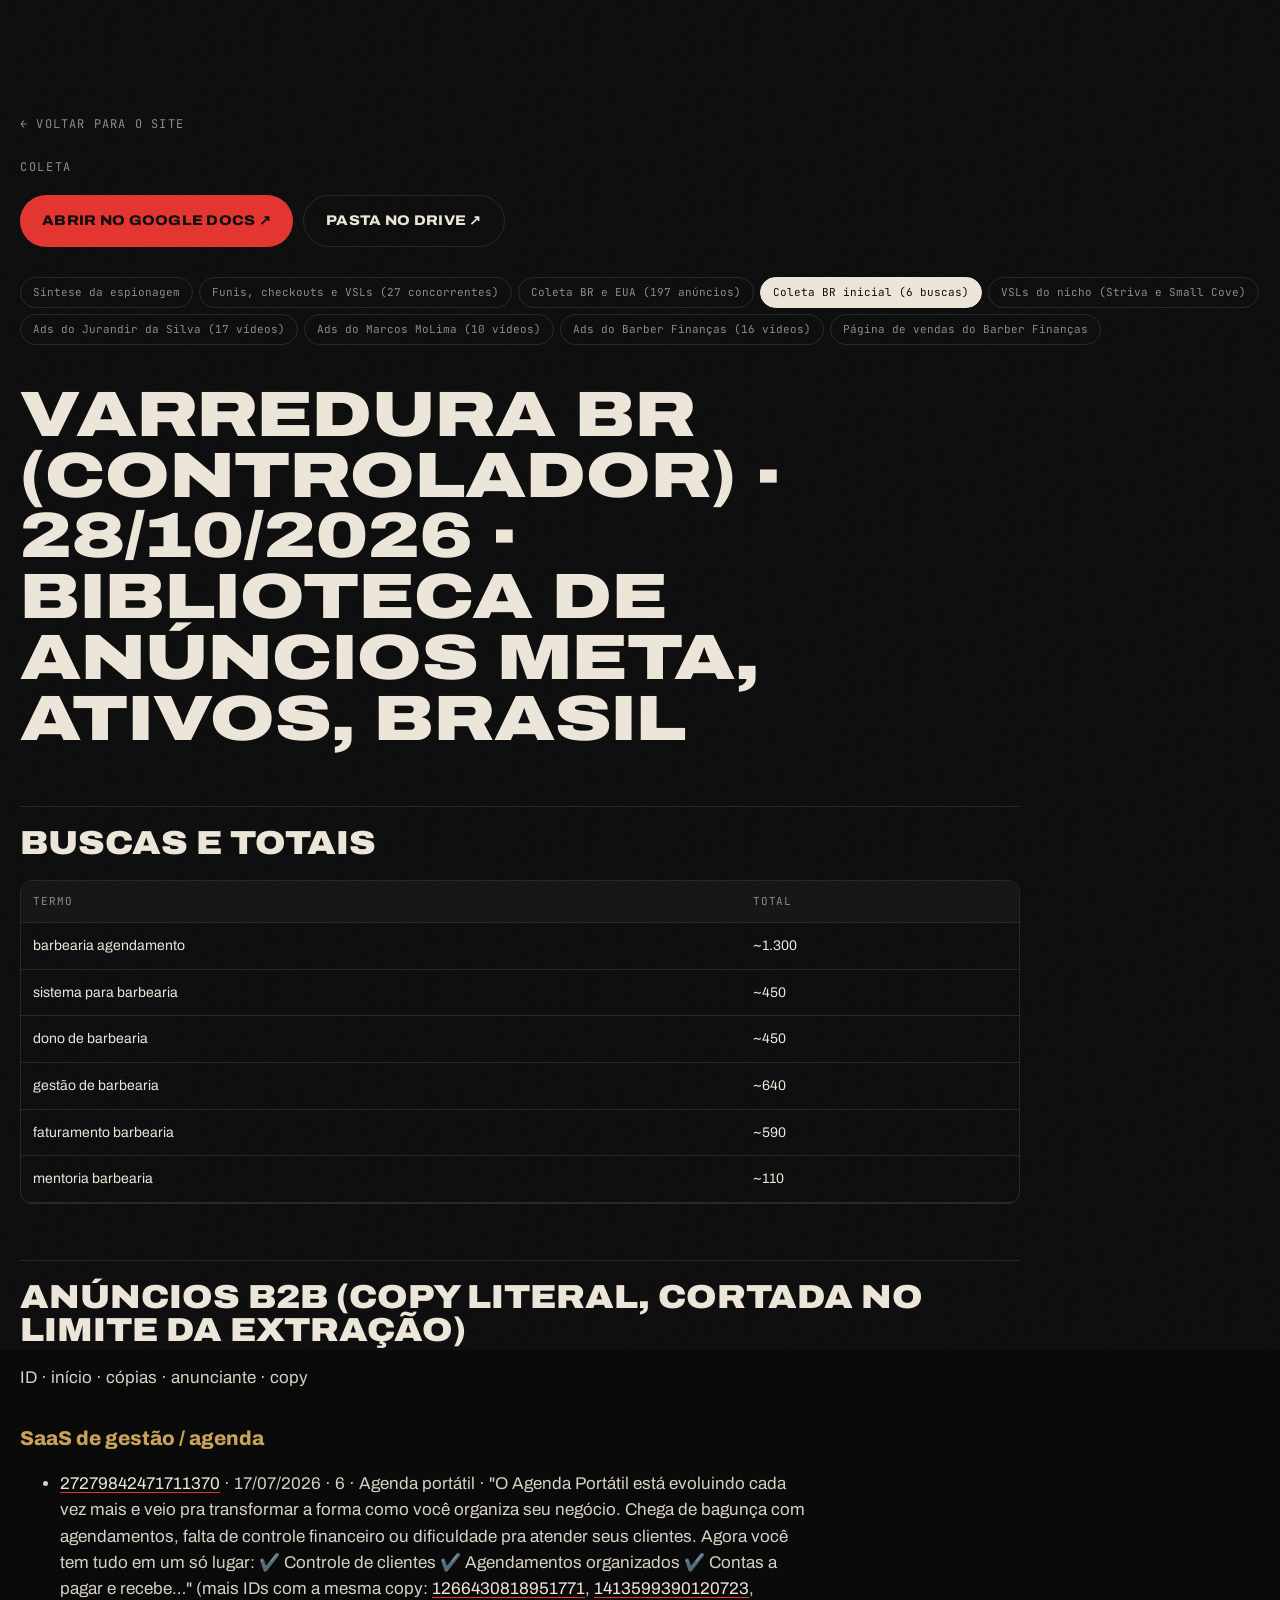
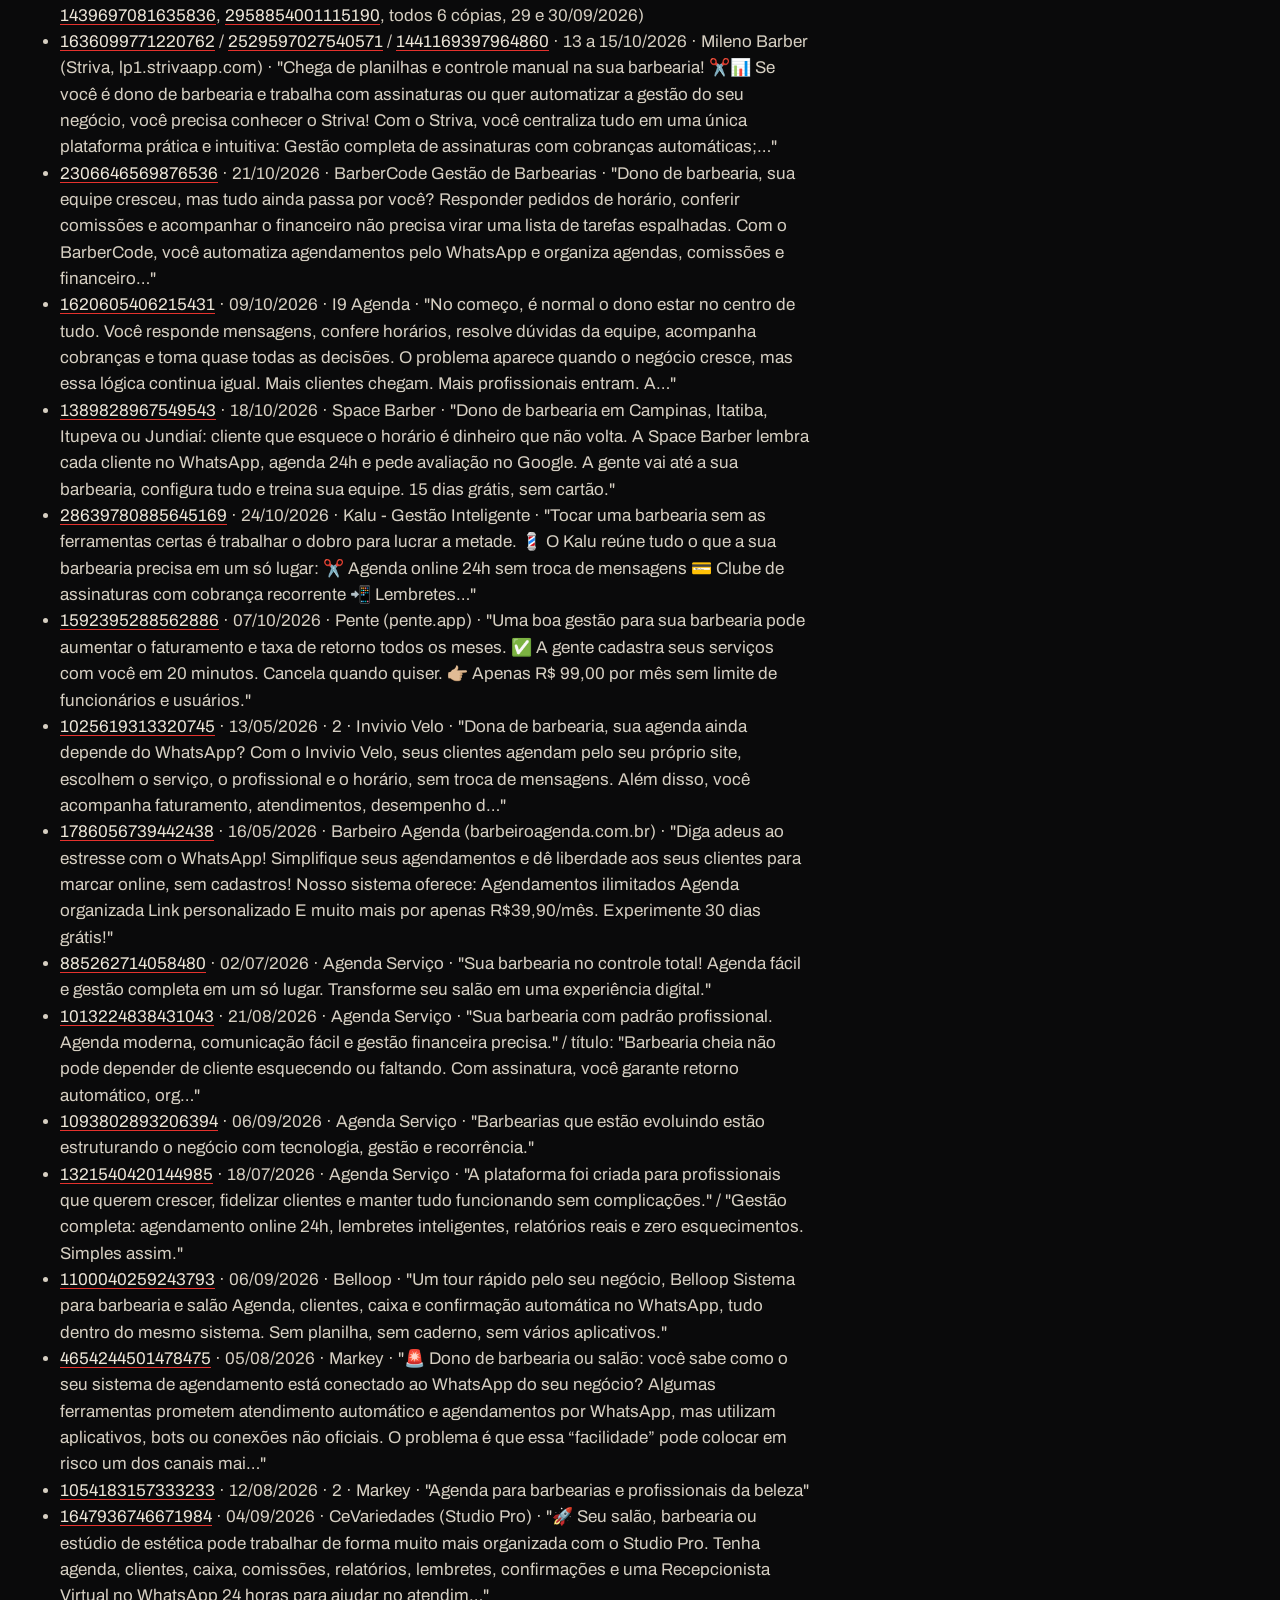
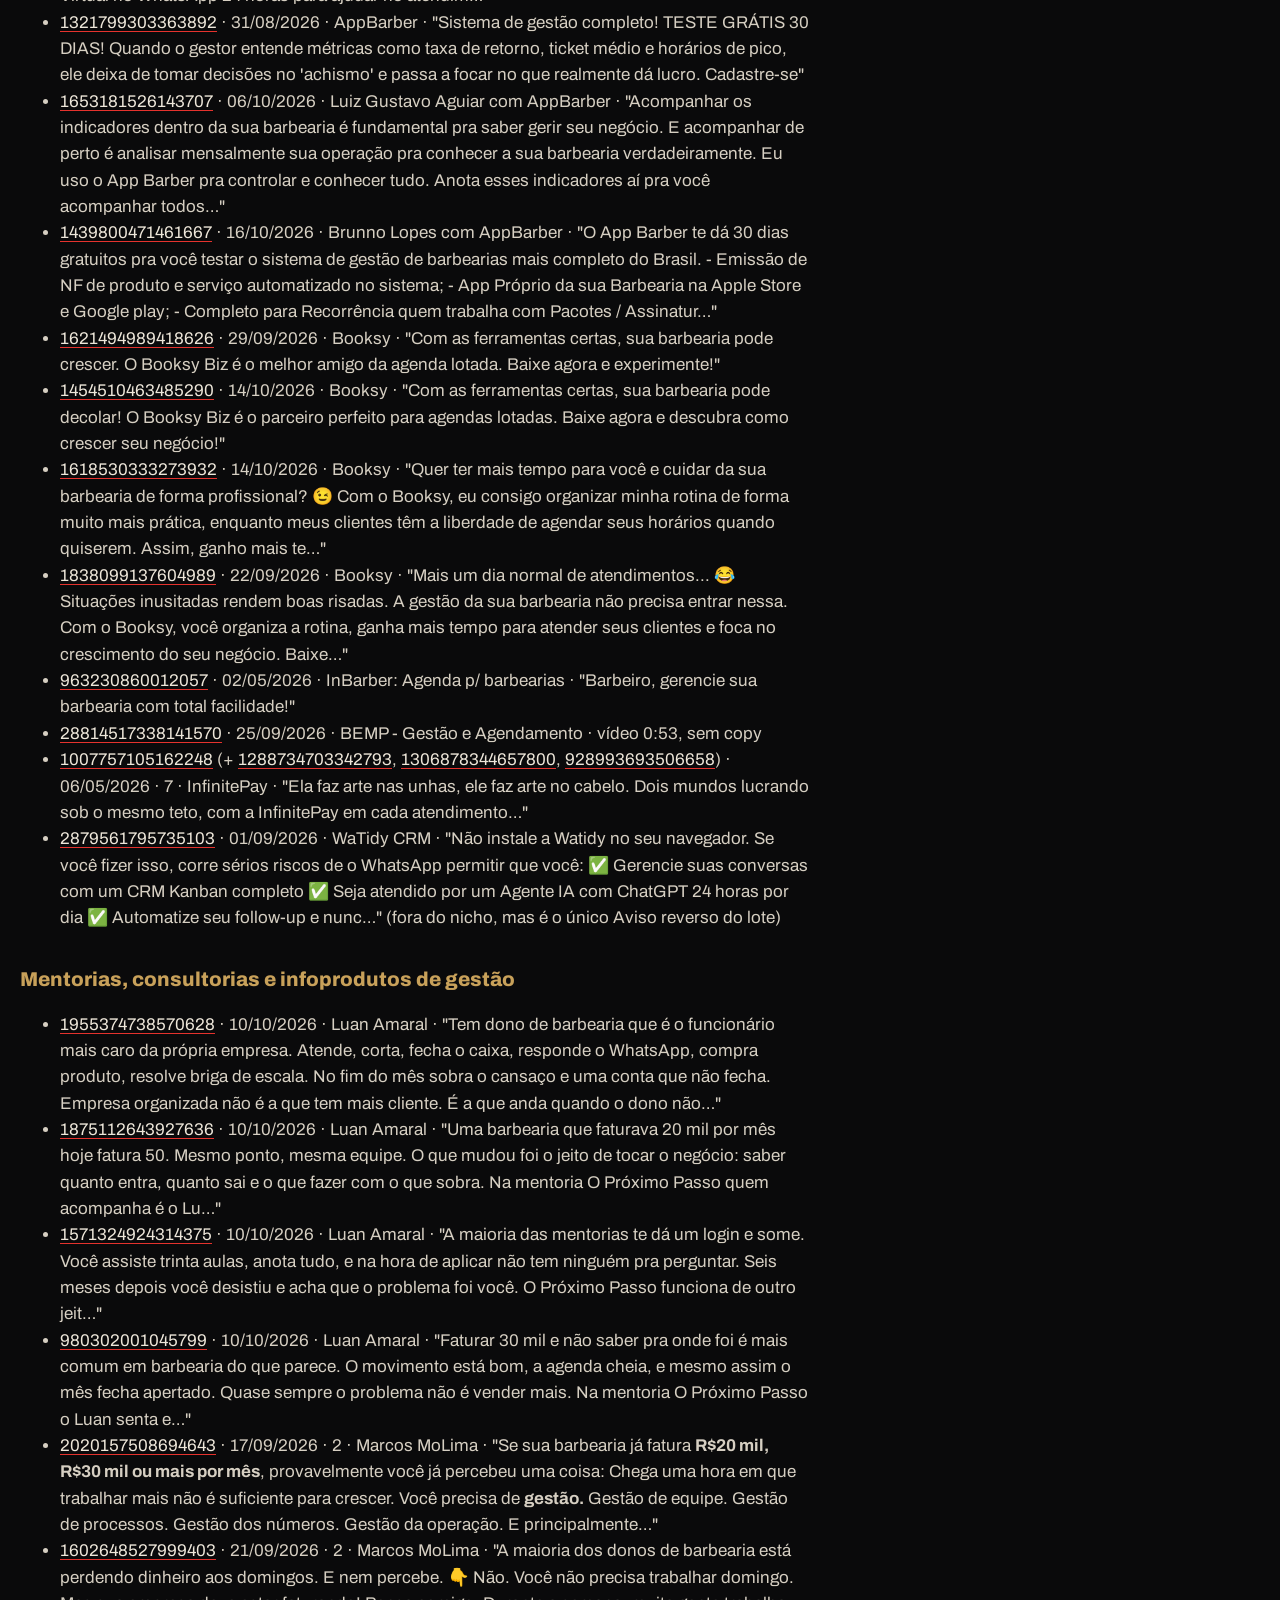
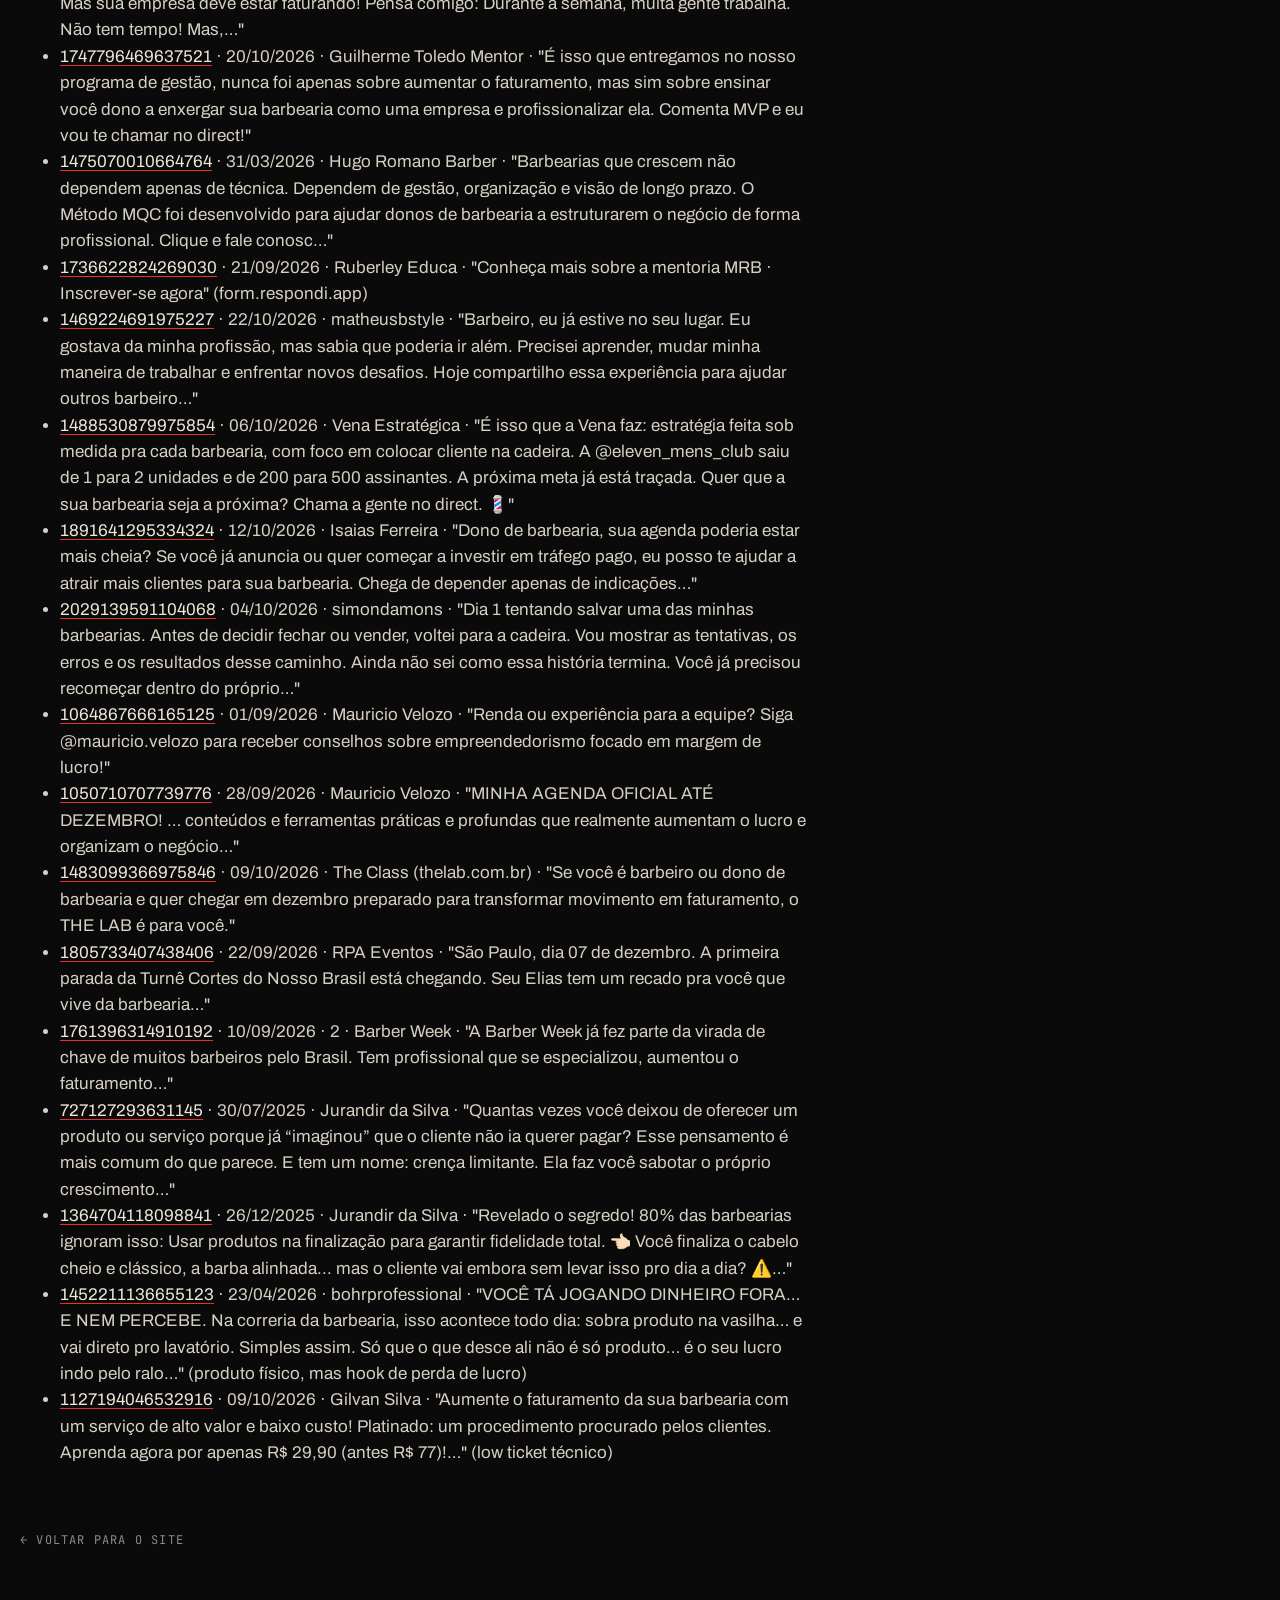
<file: doc-coleta-br-inicial.html>
<!doctype html><html lang="pt-BR"><head><meta charset="utf-8"><meta name="viewport" content="width=device-width, initial-scale=1, viewport-fit=cover"><title>Coleta BR inicial (6 buscas) · Guto</title><meta name="robots" content="noindex, nofollow"><link rel="preconnect" href="https://fonts.googleapis.com"><link rel="preconnect" href="https://fonts.gstatic.com" crossorigin><link rel="stylesheet" href="https://fonts.googleapis.com/css2?family=Archivo:wdth,wght@62..125,300..900&family=Instrument+Serif:ital@1&family=JetBrains+Mono:wght@400;500&display=swap"><link rel="stylesheet" href="style.css?v=2"></head><body class="doc-page"><main class="wrap"><a class="back" href="index.html">← Voltar para o site</a><p class="eyebrow" style="margin-top:22px">Coleta</p><div class="doc-actions"><a class="btn" href="https://docs.google.com/document/d/1le113uf4EBYWittIi3zZn_iWHil-WYlqAKsMi2GX5eM/edit" target="_blank" rel="noopener">Abrir no Google Docs ↗</a><a class="btn ghost" href="https://drive.google.com/drive/folders/1ngniA5bgzAiFlKV6X8Y9plBA5WWAiloD" target="_blank" rel="noopener">Pasta no Drive ↗</a></div><nav class="docnav" aria-label="Documentos"><a href="doc-sintese.html">Síntese da espionagem</a><a href="doc-funis.html">Funis, checkouts e VSLs (27 concorrentes)</a><a href="doc-coleta-br-eua.html">Coleta BR e EUA (197 anúncios)</a><a href="doc-coleta-br-inicial.html" aria-current="page">Coleta BR inicial (6 buscas)</a><a href="doc-vsls.html">VSLs do nicho (Striva e Small Cove)</a><a href="doc-ads-jurandir.html">Ads do Jurandir da Silva (17 vídeos)</a><a href="doc-ads-molima.html">Ads do Marcos MoLima (10 vídeos)</a><a href="doc-ads-barber-financas.html">Ads do Barber Finanças (16 vídeos)</a><a href="doc-pagina-barber-financas.html">Página de vendas do Barber Finanças</a></nav><article class="prose"><h1 id="varredura-br-controlador-28-10-2026-biblioteca-de">Varredura BR (controlador) · 28/10/2026 · Biblioteca de Anúncios Meta, ativos, Brasil</h1>
<h2 id="buscas-e-totais">Buscas e totais</h2>
<div class="table-wrap"><table><thead><tr><th>Termo</th><th>Total</th></tr></thead><tbody><tr><td>barbearia agendamento</td><td>~1.300</td></tr><tr><td>sistema para barbearia</td><td>~450</td></tr><tr><td>dono de barbearia</td><td>~450</td></tr><tr><td>gestão de barbearia</td><td>~640</td></tr><tr><td>faturamento barbearia</td><td>~590</td></tr><tr><td>mentoria barbearia</td><td>~110</td></tr></tbody></table></div>
<h2 id="an-ncios-b2b-copy-literal-cortada-no-limite-da-ext">Anúncios B2B (copy literal, cortada no limite da extração)</h2>
<p>ID · início · cópias · anunciante · copy</p>
<h3 id="saas-de-gest-o-agenda">SaaS de gestão / agenda</h3>
<ul><li><a href="https://www.facebook.com/ads/library/?id=27279842471711370" target="_blank" rel="noopener">27279842471711370</a> · 17/07/2026 · 6 · Agenda portátil · "O Agenda Portátil está evoluindo cada vez mais e veio pra transformar a forma como você organiza seu negócio. Chega de bagunça com agendamentos, falta de controle financeiro ou dificuldade pra atender seus clientes. Agora você tem tudo em um só lugar: ✔️ Controle de clientes ✔️ Agendamentos organizados ✔️ Contas a pagar e recebe…" (mais IDs com a mesma copy: <a href="https://www.facebook.com/ads/library/?id=1266430818951771" target="_blank" rel="noopener">1266430818951771</a>, <a href="https://www.facebook.com/ads/library/?id=1413599390120723" target="_blank" rel="noopener">1413599390120723</a>, <a href="https://www.facebook.com/ads/library/?id=1439697081635836" target="_blank" rel="noopener">1439697081635836</a>, <a href="https://www.facebook.com/ads/library/?id=2958854001115190" target="_blank" rel="noopener">2958854001115190</a>, todos 6 cópias, 29 e 30/09/2026)</li><li><a href="https://www.facebook.com/ads/library/?id=1636099771220762" target="_blank" rel="noopener">1636099771220762</a> / <a href="https://www.facebook.com/ads/library/?id=2529597027540571" target="_blank" rel="noopener">2529597027540571</a> / <a href="https://www.facebook.com/ads/library/?id=1441169397964860" target="_blank" rel="noopener">1441169397964860</a> · 13 a 15/10/2026 · Mileno Barber (Striva, lp1.strivaapp.com) · "Chega de planilhas e controle manual na sua barbearia! ✂️📊 Se você é dono de barbearia e trabalha com assinaturas ou quer automatizar a gestão do seu negócio, você precisa conhecer o Striva! Com o Striva, você centraliza tudo em uma única plataforma prática e intuitiva: Gestão completa de assinaturas com cobranças automáticas;…"</li><li><a href="https://www.facebook.com/ads/library/?id=2306646569876536" target="_blank" rel="noopener">2306646569876536</a> · 21/10/2026 · BarberCode Gestão de Barbearias · "Dono de barbearia, sua equipe cresceu, mas tudo ainda passa por você? Responder pedidos de horário, conferir comissões e acompanhar o financeiro não precisa virar uma lista de tarefas espalhadas. Com o BarberCode, você automatiza agendamentos pelo WhatsApp e organiza agendas, comissões e financeiro…"</li><li><a href="https://www.facebook.com/ads/library/?id=1620605406215431" target="_blank" rel="noopener">1620605406215431</a> · 09/10/2026 · I9 Agenda · "No começo, é normal o dono estar no centro de tudo. Você responde mensagens, confere horários, resolve dúvidas da equipe, acompanha cobranças e toma quase todas as decisões. O problema aparece quando o negócio cresce, mas essa lógica continua igual. Mais clientes chegam. Mais profissionais entram. A…"</li><li><a href="https://www.facebook.com/ads/library/?id=1389828967549543" target="_blank" rel="noopener">1389828967549543</a> · 18/10/2026 · Space Barber · "Dono de barbearia em Campinas, Itatiba, Itupeva ou Jundiaí: cliente que esquece o horário é dinheiro que não volta. A Space Barber lembra cada cliente no WhatsApp, agenda 24h e pede avaliação no Google. A gente vai até a sua barbearia, configura tudo e treina sua equipe. 15 dias grátis, sem cartão."</li><li><a href="https://www.facebook.com/ads/library/?id=28639780885645169" target="_blank" rel="noopener">28639780885645169</a> · 24/10/2026 · Kalu - Gestão Inteligente · "Tocar uma barbearia sem as ferramentas certas é trabalhar o dobro para lucrar a metade. 💈 O Kalu reúne tudo o que a sua barbearia precisa em um só lugar: ✂️ Agenda online 24h sem troca de mensagens 💳 Clube de assinaturas com cobrança recorrente 📲 Lembretes…"</li><li><a href="https://www.facebook.com/ads/library/?id=1592395288562886" target="_blank" rel="noopener">1592395288562886</a> · 07/10/2026 · Pente (pente.app) · "Uma boa gestão para sua barbearia pode aumentar o faturamento e taxa de retorno todos os meses. ✅ A gente cadastra seus serviços com você em 20 minutos. Cancela quando quiser. 👉🏼 Apenas R$ 99,00 por mês sem limite de funcionários e usuários."</li><li><a href="https://www.facebook.com/ads/library/?id=1025619313320745" target="_blank" rel="noopener">1025619313320745</a> · 13/05/2026 · 2 · Invivio Velo · "Dona de barbearia, sua agenda ainda depende do WhatsApp? Com o Invivio Velo, seus clientes agendam pelo seu próprio site, escolhem o serviço, o profissional e o horário, sem troca de mensagens. Além disso, você acompanha faturamento, atendimentos, desempenho d…"</li><li><a href="https://www.facebook.com/ads/library/?id=1786056739442438" target="_blank" rel="noopener">1786056739442438</a> · 16/05/2026 · Barbeiro Agenda (barbeiroagenda.com.br) · "Diga adeus ao estresse com o WhatsApp! Simplifique seus agendamentos e dê liberdade aos seus clientes para marcar online, sem cadastros! Nosso sistema oferece: Agendamentos ilimitados Agenda organizada Link personalizado E muito mais por apenas R$39,90/mês. Experimente 30 dias grátis!"</li><li><a href="https://www.facebook.com/ads/library/?id=885262714058480" target="_blank" rel="noopener">885262714058480</a> · 02/07/2026 · Agenda Serviço · "Sua barbearia no controle total! Agenda fácil e gestão completa em um só lugar. Transforme seu salão em uma experiência digital."</li><li><a href="https://www.facebook.com/ads/library/?id=1013224838431043" target="_blank" rel="noopener">1013224838431043</a> · 21/08/2026 · Agenda Serviço · "Sua barbearia com padrão profissional. Agenda moderna, comunicação fácil e gestão financeira precisa." / título: "Barbearia cheia não pode depender de cliente esquecendo ou faltando. Com assinatura, você garante retorno automático, org…"</li><li><a href="https://www.facebook.com/ads/library/?id=1093802893206394" target="_blank" rel="noopener">1093802893206394</a> · 06/09/2026 · Agenda Serviço · "Barbearias que estão evoluindo estão estruturando o negócio com tecnologia, gestão e recorrência."</li><li><a href="https://www.facebook.com/ads/library/?id=1321540420144985" target="_blank" rel="noopener">1321540420144985</a> · 18/07/2026 · Agenda Serviço · "A plataforma foi criada para profissionais que querem crescer, fidelizar clientes e manter tudo funcionando sem complicações." / "Gestão completa: agendamento online 24h, lembretes inteligentes, relatórios reais e zero esquecimentos. Simples assim."</li><li><a href="https://www.facebook.com/ads/library/?id=1100040259243793" target="_blank" rel="noopener">1100040259243793</a> · 06/09/2026 · Belloop · "Um tour rápido pelo seu negócio, Belloop Sistema para barbearia e salão Agenda, clientes, caixa e confirmação automática no WhatsApp, tudo dentro do mesmo sistema. Sem planilha, sem caderno, sem vários aplicativos."</li><li><a href="https://www.facebook.com/ads/library/?id=4654244501478475" target="_blank" rel="noopener">4654244501478475</a> · 05/08/2026 · Markey · "🚨 Dono de barbearia ou salão: você sabe como o seu sistema de agendamento está conectado ao WhatsApp do seu negócio? Algumas ferramentas prometem atendimento automático e agendamentos por WhatsApp, mas utilizam aplicativos, bots ou conexões não oficiais. O problema é que essa “facilidade” pode colocar em risco um dos canais mai…"</li><li><a href="https://www.facebook.com/ads/library/?id=1054183157333233" target="_blank" rel="noopener">1054183157333233</a> · 12/08/2026 · 2 · Markey · "Agenda para barbearias e profissionais da beleza"</li><li><a href="https://www.facebook.com/ads/library/?id=1647936746671984" target="_blank" rel="noopener">1647936746671984</a> · 04/09/2026 · CeVariedades (Studio Pro) · "🚀 Seu salão, barbearia ou estúdio de estética pode trabalhar de forma muito mais organizada com o Studio Pro. Tenha agenda, clientes, caixa, comissões, relatórios, lembretes, confirmações e uma Recepcionista Virtual no WhatsApp 24 horas para ajudar no atendim…"</li><li><a href="https://www.facebook.com/ads/library/?id=1321799303363892" target="_blank" rel="noopener">1321799303363892</a> · 31/08/2026 · AppBarber · "Sistema de gestão completo! TESTE GRÁTIS 30 DIAS! Quando o gestor entende métricas como taxa de retorno, ticket médio e horários de pico, ele deixa de tomar decisões no 'achismo' e passa a focar no que realmente dá lucro. Cadastre-se"</li><li><a href="https://www.facebook.com/ads/library/?id=1653181526143707" target="_blank" rel="noopener">1653181526143707</a> · 06/10/2026 · Luiz Gustavo Aguiar com AppBarber · "Acompanhar os indicadores dentro da sua barbearia é fundamental pra saber gerir seu negócio. E acompanhar de perto é analisar mensalmente sua operação pra conhecer a sua barbearia verdadeiramente. Eu uso o App Barber pra controlar e conhecer tudo. Anota esses indicadores aí pra você acompanhar todos…"</li><li><a href="https://www.facebook.com/ads/library/?id=1439800471461667" target="_blank" rel="noopener">1439800471461667</a> · 16/10/2026 · Brunno Lopes com AppBarber · "O App Barber te dá 30 dias gratuitos pra você testar o sistema de gestão de barbearias mais completo do Brasil. - Emissão de NF de produto e serviço automatizado no sistema; - App Próprio da sua Barbearia na Apple Store e Google play; - Completo para Recorrência quem trabalha com Pacotes / Assinatur…"</li><li><a href="https://www.facebook.com/ads/library/?id=1621494989418626" target="_blank" rel="noopener">1621494989418626</a> · 29/09/2026 · Booksy · "Com as ferramentas certas, sua barbearia pode crescer. O Booksy Biz é o melhor amigo da agenda lotada. Baixe agora e experimente!"</li><li><a href="https://www.facebook.com/ads/library/?id=1454510463485290" target="_blank" rel="noopener">1454510463485290</a> · 14/10/2026 · Booksy · "Com as ferramentas certas, sua barbearia pode decolar! O Booksy Biz é o parceiro perfeito para agendas lotadas. Baixe agora e descubra como crescer seu negócio!"</li><li><a href="https://www.facebook.com/ads/library/?id=1618530333273932" target="_blank" rel="noopener">1618530333273932</a> · 14/10/2026 · Booksy · "Quer ter mais tempo para você e cuidar da sua barbearia de forma profissional? 😉 Com o Booksy, eu consigo organizar minha rotina de forma muito mais prática, enquanto meus clientes têm a liberdade de agendar seus horários quando quiserem. Assim, ganho mais te…"</li><li><a href="https://www.facebook.com/ads/library/?id=1838099137604989" target="_blank" rel="noopener">1838099137604989</a> · 22/09/2026 · Booksy · "Mais um dia normal de atendimentos... 😂 Situações inusitadas rendem boas risadas. A gestão da sua barbearia não precisa entrar nessa. Com o Booksy, você organiza a rotina, ganha mais tempo para atender seus clientes e foca no crescimento do seu negócio. Baixe…"</li><li><a href="https://www.facebook.com/ads/library/?id=963230860012057" target="_blank" rel="noopener">963230860012057</a> · 02/05/2026 · InBarber: Agenda p/ barbearias · "Barbeiro, gerencie sua barbearia com total facilidade!"</li><li><a href="https://www.facebook.com/ads/library/?id=28814517338141570" target="_blank" rel="noopener">28814517338141570</a> · 25/09/2026 · BEMP - Gestão e Agendamento · vídeo 0:53, sem copy</li><li><a href="https://www.facebook.com/ads/library/?id=1007757105162248" target="_blank" rel="noopener">1007757105162248</a> (+ <a href="https://www.facebook.com/ads/library/?id=1288734703342793" target="_blank" rel="noopener">1288734703342793</a>, <a href="https://www.facebook.com/ads/library/?id=1306878344657800" target="_blank" rel="noopener">1306878344657800</a>, <a href="https://www.facebook.com/ads/library/?id=928993693506658" target="_blank" rel="noopener">928993693506658</a>) · 06/05/2026 · 7 · InfinitePay · "Ela faz arte nas unhas, ele faz arte no cabelo. Dois mundos lucrando sob o mesmo teto, com a InfinitePay em cada atendimento…"</li><li><a href="https://www.facebook.com/ads/library/?id=2879561795735103" target="_blank" rel="noopener">2879561795735103</a> · 01/09/2026 · WaTidy CRM · "Não instale a Watidy no seu navegador. Se você fizer isso, corre sérios riscos de o WhatsApp permitir que você: ✅ Gerencie suas conversas com um CRM Kanban completo ✅ Seja atendido por um Agente IA com ChatGPT 24 horas por dia ✅ Automatize seu follow-up e nunc…" (fora do nicho, mas é o único Aviso reverso do lote)</li></ul>
<h3 id="mentorias-consultorias-e-infoprodutos-de-gest-o">Mentorias, consultorias e infoprodutos de gestão</h3>
<ul><li><a href="https://www.facebook.com/ads/library/?id=1955374738570628" target="_blank" rel="noopener">1955374738570628</a> · 10/10/2026 · Luan Amaral · "Tem dono de barbearia que é o funcionário mais caro da própria empresa. Atende, corta, fecha o caixa, responde o WhatsApp, compra produto, resolve briga de escala. No fim do mês sobra o cansaço e uma conta que não fecha. Empresa organizada não é a que tem mais cliente. É a que anda quando o dono não…"</li><li><a href="https://www.facebook.com/ads/library/?id=1875112643927636" target="_blank" rel="noopener">1875112643927636</a> · 10/10/2026 · Luan Amaral · "Uma barbearia que faturava 20 mil por mês hoje fatura 50. Mesmo ponto, mesma equipe. O que mudou foi o jeito de tocar o negócio: saber quanto entra, quanto sai e o que fazer com o que sobra. Na mentoria O Próximo Passo quem acompanha é o Lu…"</li><li><a href="https://www.facebook.com/ads/library/?id=1571324924314375" target="_blank" rel="noopener">1571324924314375</a> · 10/10/2026 · Luan Amaral · "A maioria das mentorias te dá um login e some. Você assiste trinta aulas, anota tudo, e na hora de aplicar não tem ninguém pra perguntar. Seis meses depois você desistiu e acha que o problema foi você. O Próximo Passo funciona de outro jeit…"</li><li><a href="https://www.facebook.com/ads/library/?id=980302001045799" target="_blank" rel="noopener">980302001045799</a> · 10/10/2026 · Luan Amaral · "Faturar 30 mil e não saber pra onde foi é mais comum em barbearia do que parece. O movimento está bom, a agenda cheia, e mesmo assim o mês fecha apertado. Quase sempre o problema não é vender mais. Na mentoria O Próximo Passo o Luan senta e…"</li><li><a href="https://www.facebook.com/ads/library/?id=2020157508694643" target="_blank" rel="noopener">2020157508694643</a> · 17/09/2026 · 2 · Marcos MoLima · "Se sua barbearia já fatura <strong>R$20 mil, R$30 mil ou mais por mês</strong>, provavelmente você já percebeu uma coisa: Chega uma hora em que trabalhar mais não é suficiente para crescer. Você precisa de <strong>gestão.</strong> Gestão de equipe. Gestão de processos. Gestão dos números. Gestão da operação. E principalmente…"</li><li><a href="https://www.facebook.com/ads/library/?id=1602648527999403" target="_blank" rel="noopener">1602648527999403</a> · 21/09/2026 · 2 · Marcos MoLima · "A maioria dos donos de barbearia está perdendo dinheiro aos domingos. E nem percebe. 👇 Não. Você não precisa trabalhar domingo. Mas sua empresa deve estar faturando! Pensa comigo: Durante a semana, muita gente trabalha. Não tem tempo! Mas,…"</li><li><a href="https://www.facebook.com/ads/library/?id=1747796469637521" target="_blank" rel="noopener">1747796469637521</a> · 20/10/2026 · Guilherme Toledo Mentor · "É isso que entregamos no nosso programa de gestão, nunca foi apenas sobre aumentar o faturamento, mas sim sobre ensinar você dono a enxergar sua barbearia como uma empresa e profissionalizar ela. Comenta MVP e eu vou te chamar no direct!"</li><li><a href="https://www.facebook.com/ads/library/?id=1475070010664764" target="_blank" rel="noopener">1475070010664764</a> · 31/03/2026 · Hugo Romano Barber · "Barbearias que crescem não dependem apenas de técnica. Dependem de gestão, organização e visão de longo prazo. O Método MQC foi desenvolvido para ajudar donos de barbearia a estruturarem o negócio de forma profissional. Clique e fale conosc…"</li><li><a href="https://www.facebook.com/ads/library/?id=1736622824269030" target="_blank" rel="noopener">1736622824269030</a> · 21/09/2026 · Ruberley Educa · "Conheça mais sobre a mentoria MRB · Inscrever-se agora" (form.respondi.app)</li><li><a href="https://www.facebook.com/ads/library/?id=1469224691975227" target="_blank" rel="noopener">1469224691975227</a> · 22/10/2026 · matheusbstyle · "Barbeiro, eu já estive no seu lugar. Eu gostava da minha profissão, mas sabia que poderia ir além. Precisei aprender, mudar minha maneira de trabalhar e enfrentar novos desafios. Hoje compartilho essa experiência para ajudar outros barbeiro…"</li><li><a href="https://www.facebook.com/ads/library/?id=1488530879975854" target="_blank" rel="noopener">1488530879975854</a> · 06/10/2026 · Vena Estratégica · "É isso que a Vena faz: estratégia feita sob medida pra cada barbearia, com foco em colocar cliente na cadeira. A @eleven_mens_club saiu de 1 para 2 unidades e de 200 para 500 assinantes. A próxima meta já está traçada. Quer que a sua barbearia seja a próxima? Chama a gente no direct. 💈"</li><li><a href="https://www.facebook.com/ads/library/?id=1891641295334324" target="_blank" rel="noopener">1891641295334324</a> · 12/10/2026 · Isaias Ferreira · "Dono de barbearia, sua agenda poderia estar mais cheia? Se você já anuncia ou quer começar a investir em tráfego pago, eu posso te ajudar a atrair mais clientes para sua barbearia. Chega de depender apenas de indicações…"</li><li><a href="https://www.facebook.com/ads/library/?id=2029139591104068" target="_blank" rel="noopener">2029139591104068</a> · 04/10/2026 · simondamons · "Dia 1 tentando salvar uma das minhas barbearias. Antes de decidir fechar ou vender, voltei para a cadeira. Vou mostrar as tentativas, os erros e os resultados desse caminho. Ainda não sei como essa história termina. Você já precisou recomeçar dentro do próprio…"</li><li><a href="https://www.facebook.com/ads/library/?id=1064867666165125" target="_blank" rel="noopener">1064867666165125</a> · 01/09/2026 · Mauricio Velozo · "Renda ou experiência para a equipe? Siga @mauricio.velozo para receber conselhos sobre empreendedorismo focado em margem de lucro!"</li><li><a href="https://www.facebook.com/ads/library/?id=1050710707739776" target="_blank" rel="noopener">1050710707739776</a> · 28/09/2026 · Mauricio Velozo · "MINHA AGENDA OFICIAL ATÉ DEZEMBRO! … conteúdos e ferramentas práticas e profundas que realmente aumentam o lucro e organizam o negócio…"</li><li><a href="https://www.facebook.com/ads/library/?id=1483099366975846" target="_blank" rel="noopener">1483099366975846</a> · 09/10/2026 · The Class (thelab.com.br) · "Se você é barbeiro ou dono de barbearia e quer chegar em dezembro preparado para transformar movimento em faturamento, o THE LAB é para você."</li><li><a href="https://www.facebook.com/ads/library/?id=1805733407438406" target="_blank" rel="noopener">1805733407438406</a> · 22/09/2026 · RPA Eventos · "São Paulo, dia 07 de dezembro. A primeira parada da Turnê Cortes do Nosso Brasil está chegando. Seu Elias tem um recado pra você que vive da barbearia…"</li><li><a href="https://www.facebook.com/ads/library/?id=1761396314910192" target="_blank" rel="noopener">1761396314910192</a> · 10/09/2026 · 2 · Barber Week · "A Barber Week já fez parte da virada de chave de muitos barbeiros pelo Brasil. Tem profissional que se especializou, aumentou o faturamento…"</li><li><a href="https://www.facebook.com/ads/library/?id=727127293631145" target="_blank" rel="noopener">727127293631145</a> · 30/07/2025 · Jurandir da Silva · "Quantas vezes você deixou de oferecer um produto ou serviço porque já “imaginou” que o cliente não ia querer pagar? Esse pensamento é mais comum do que parece. E tem um nome: crença limitante. Ela faz você sabotar o próprio crescimento…"</li><li><a href="https://www.facebook.com/ads/library/?id=1364704118098841" target="_blank" rel="noopener">1364704118098841</a> · 26/12/2025 · Jurandir da Silva · "Revelado o segredo! 80% das barbearias ignoram isso: Usar produtos na finalização para garantir fidelidade total. 👈🏻 Você finaliza o cabelo cheio e clássico, a barba alinhada... mas o cliente vai embora sem levar isso pro dia a dia? ⚠️…"</li><li><a href="https://www.facebook.com/ads/library/?id=1452211136655123" target="_blank" rel="noopener">1452211136655123</a> · 23/04/2026 · bohrprofessional · "VOCÊ TÁ JOGANDO DINHEIRO FORA… E NEM PERCEBE. Na correria da barbearia, isso acontece todo dia: sobra produto na vasilha… e vai direto pro lavatório. Simples assim. Só que o que desce ali não é só produto… é o seu lucro indo pelo ralo…" (produto físico, mas hook de perda de lucro)</li><li><a href="https://www.facebook.com/ads/library/?id=1127194046532916" target="_blank" rel="noopener">1127194046532916</a> · 09/10/2026 · Gilvan Silva · "Aumente o faturamento da sua barbearia com um serviço de alto valor e baixo custo! Platinado: um procedimento procurado pelos clientes. Aprenda agora por apenas R$ 29,90 (antes R$ 77)!…" (low ticket técnico)</li></ul></article><p style="margin-top:60px"><a class="back" href="index.html">← Voltar para o site</a></p></main></body></html>
</file>
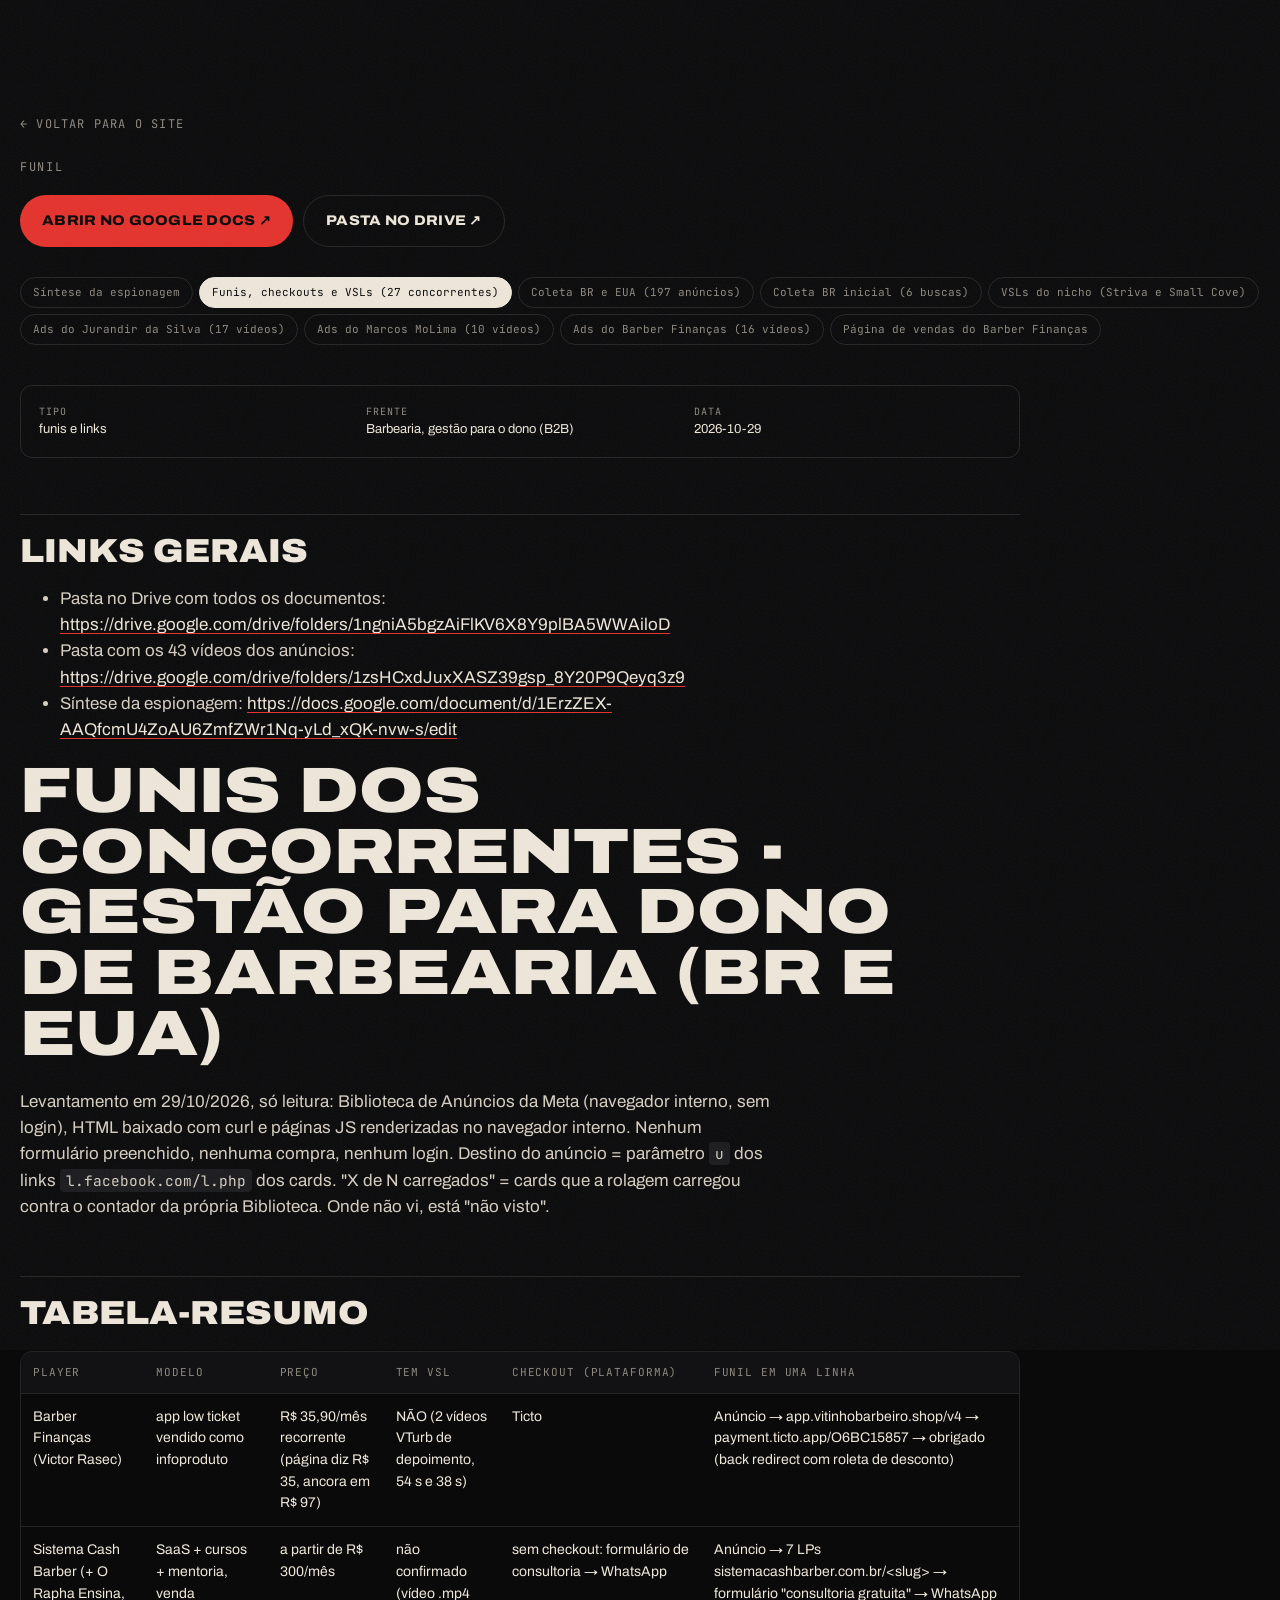
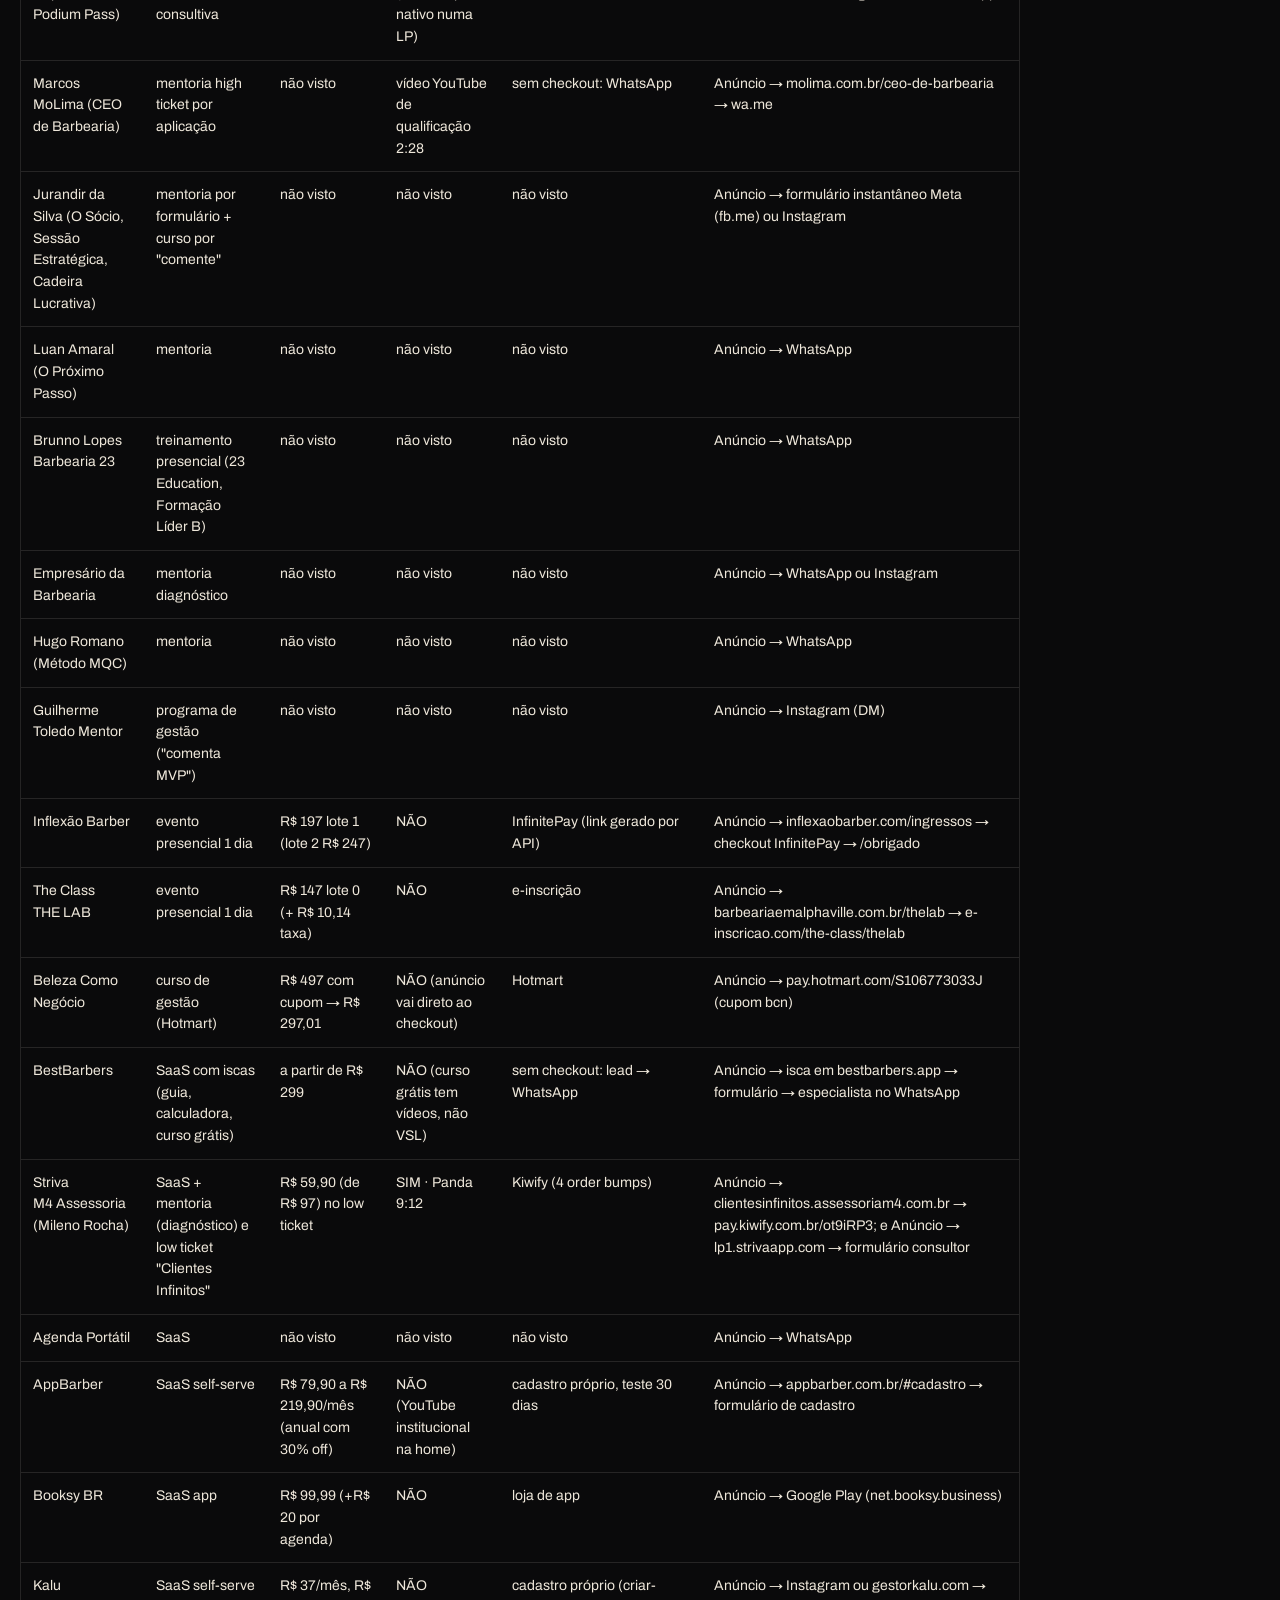
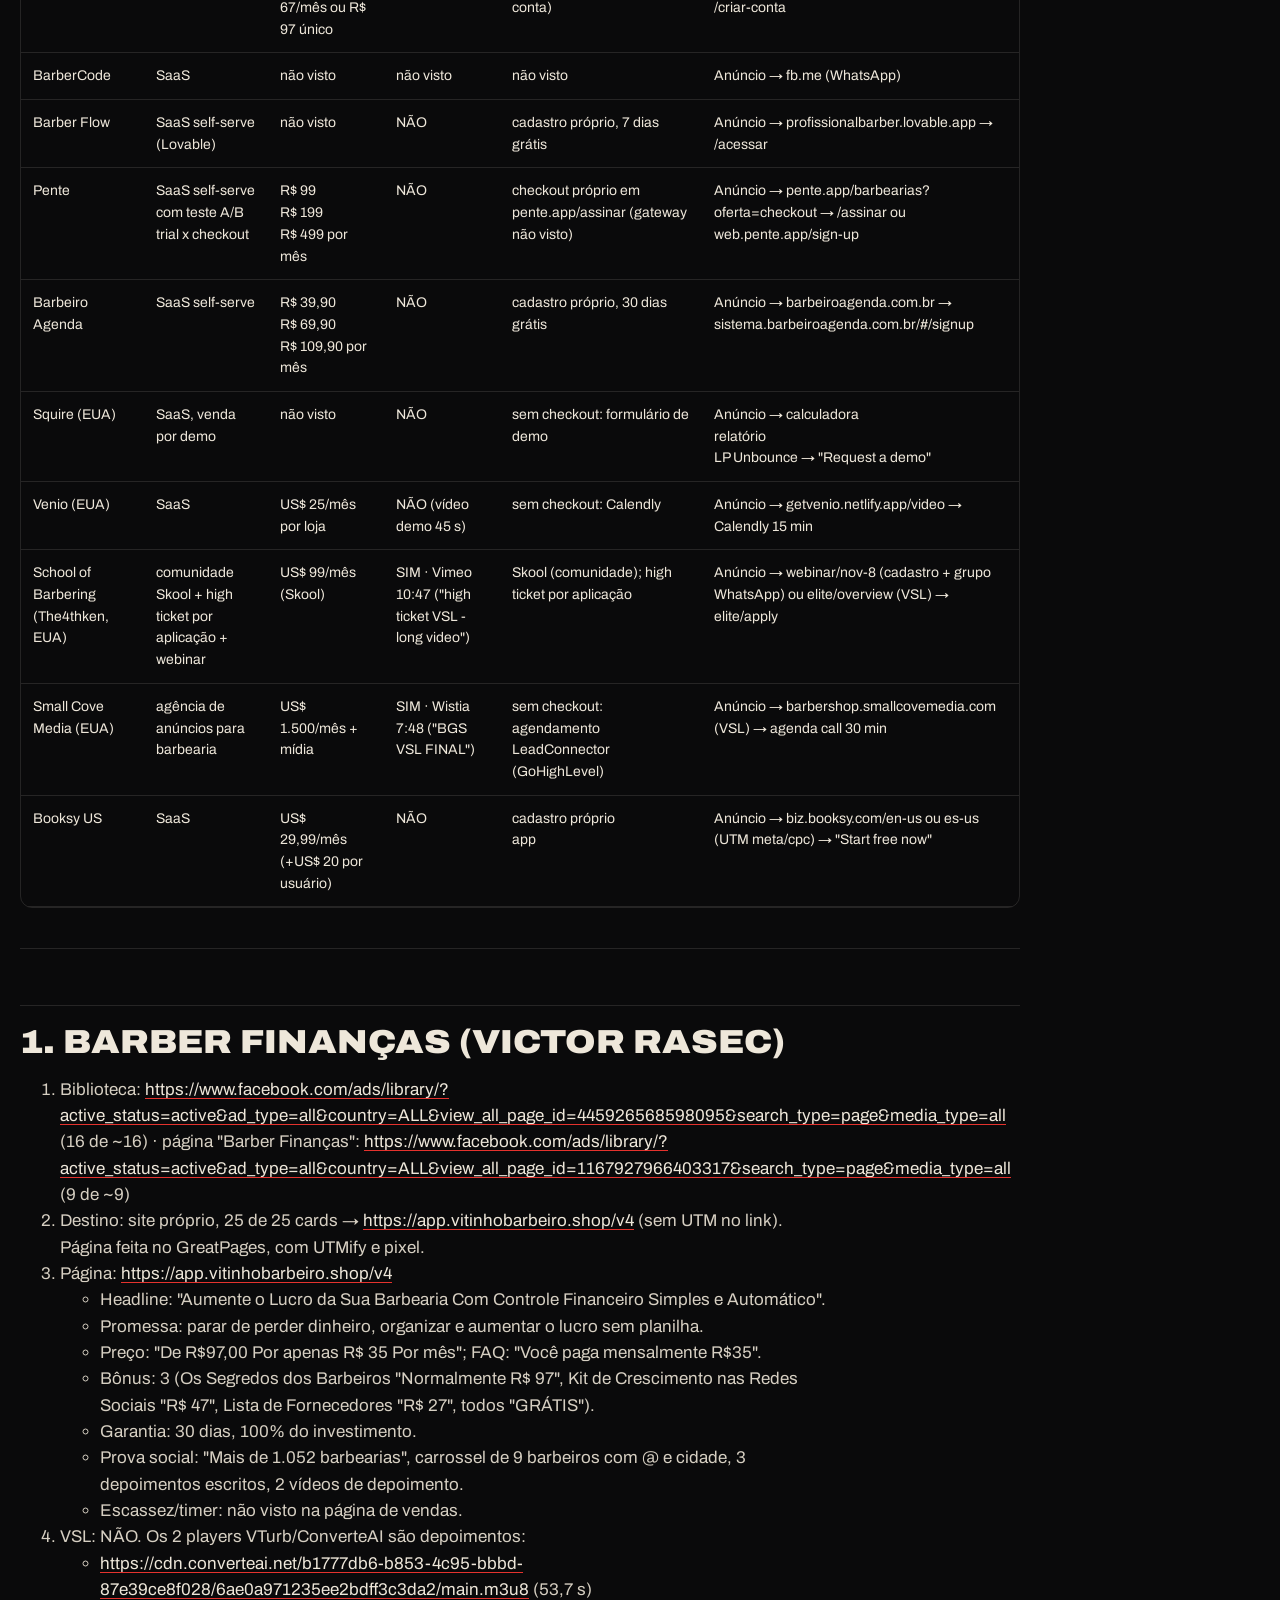
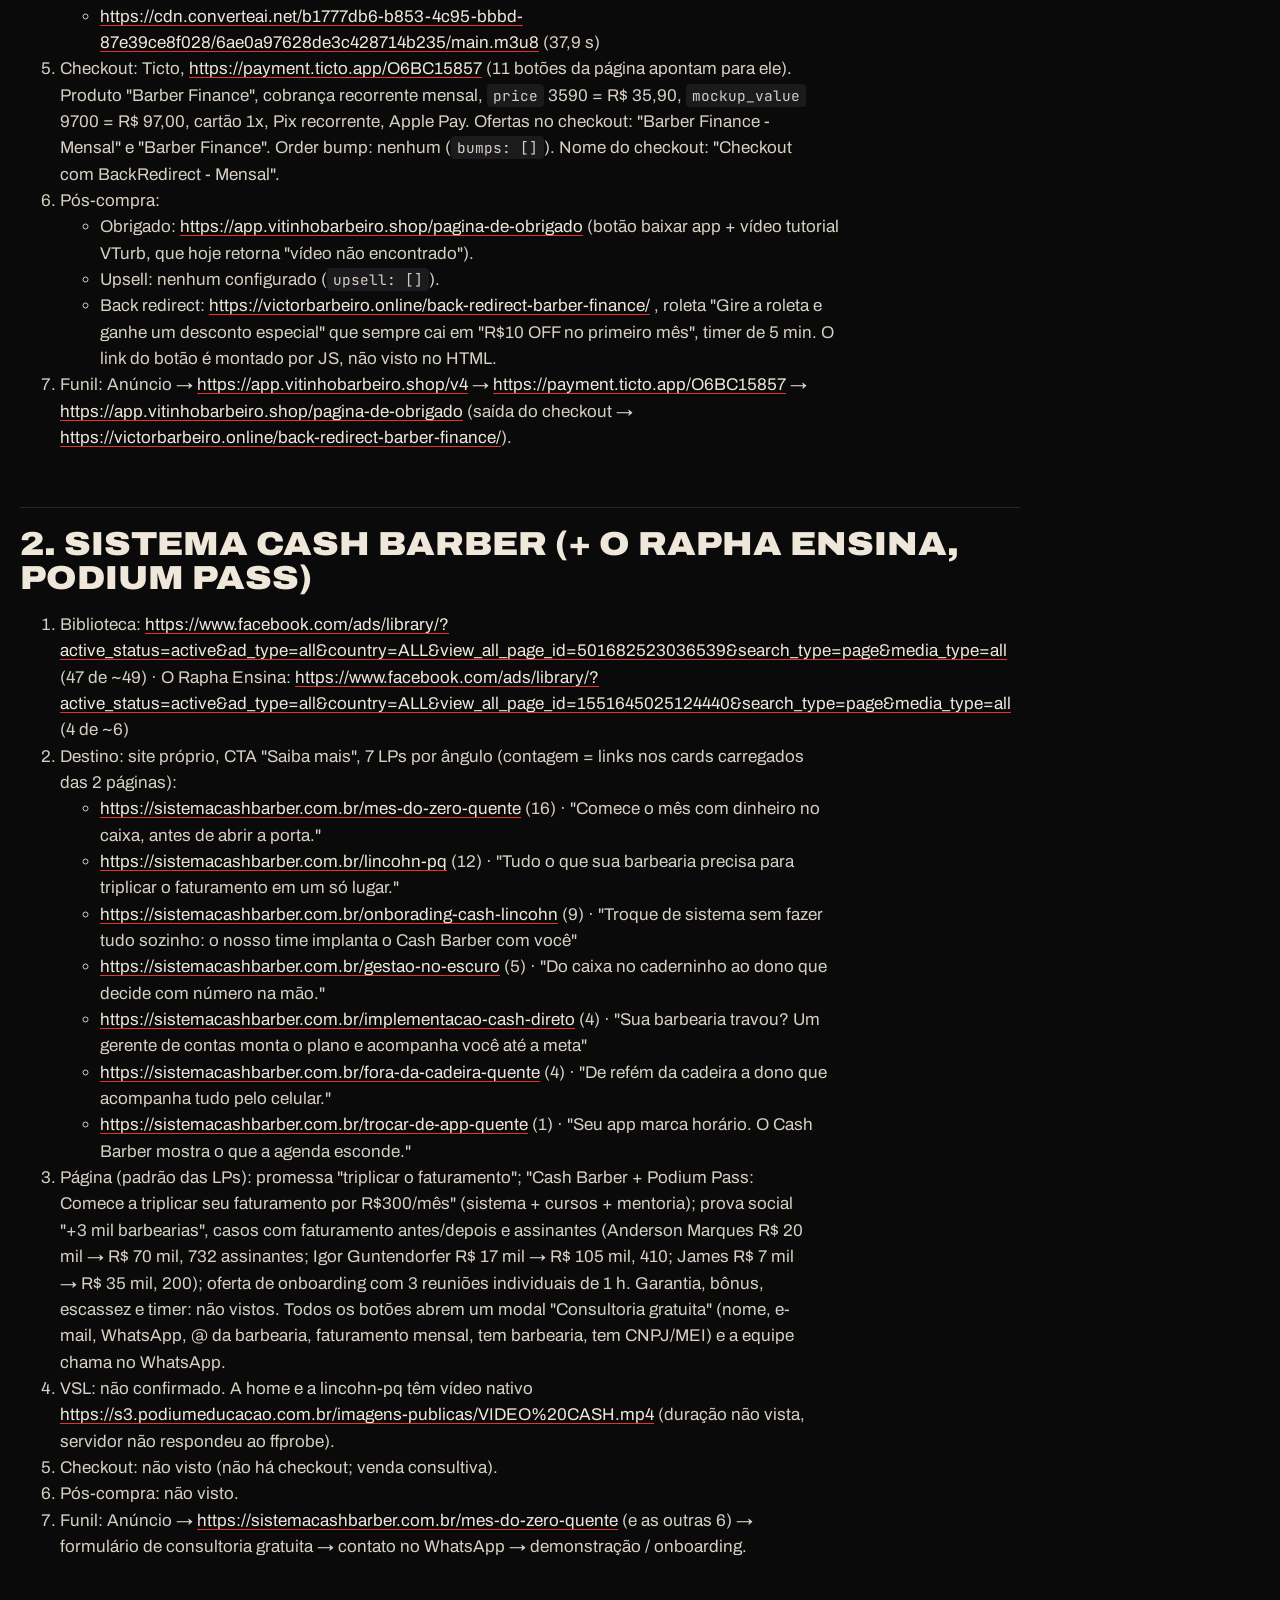
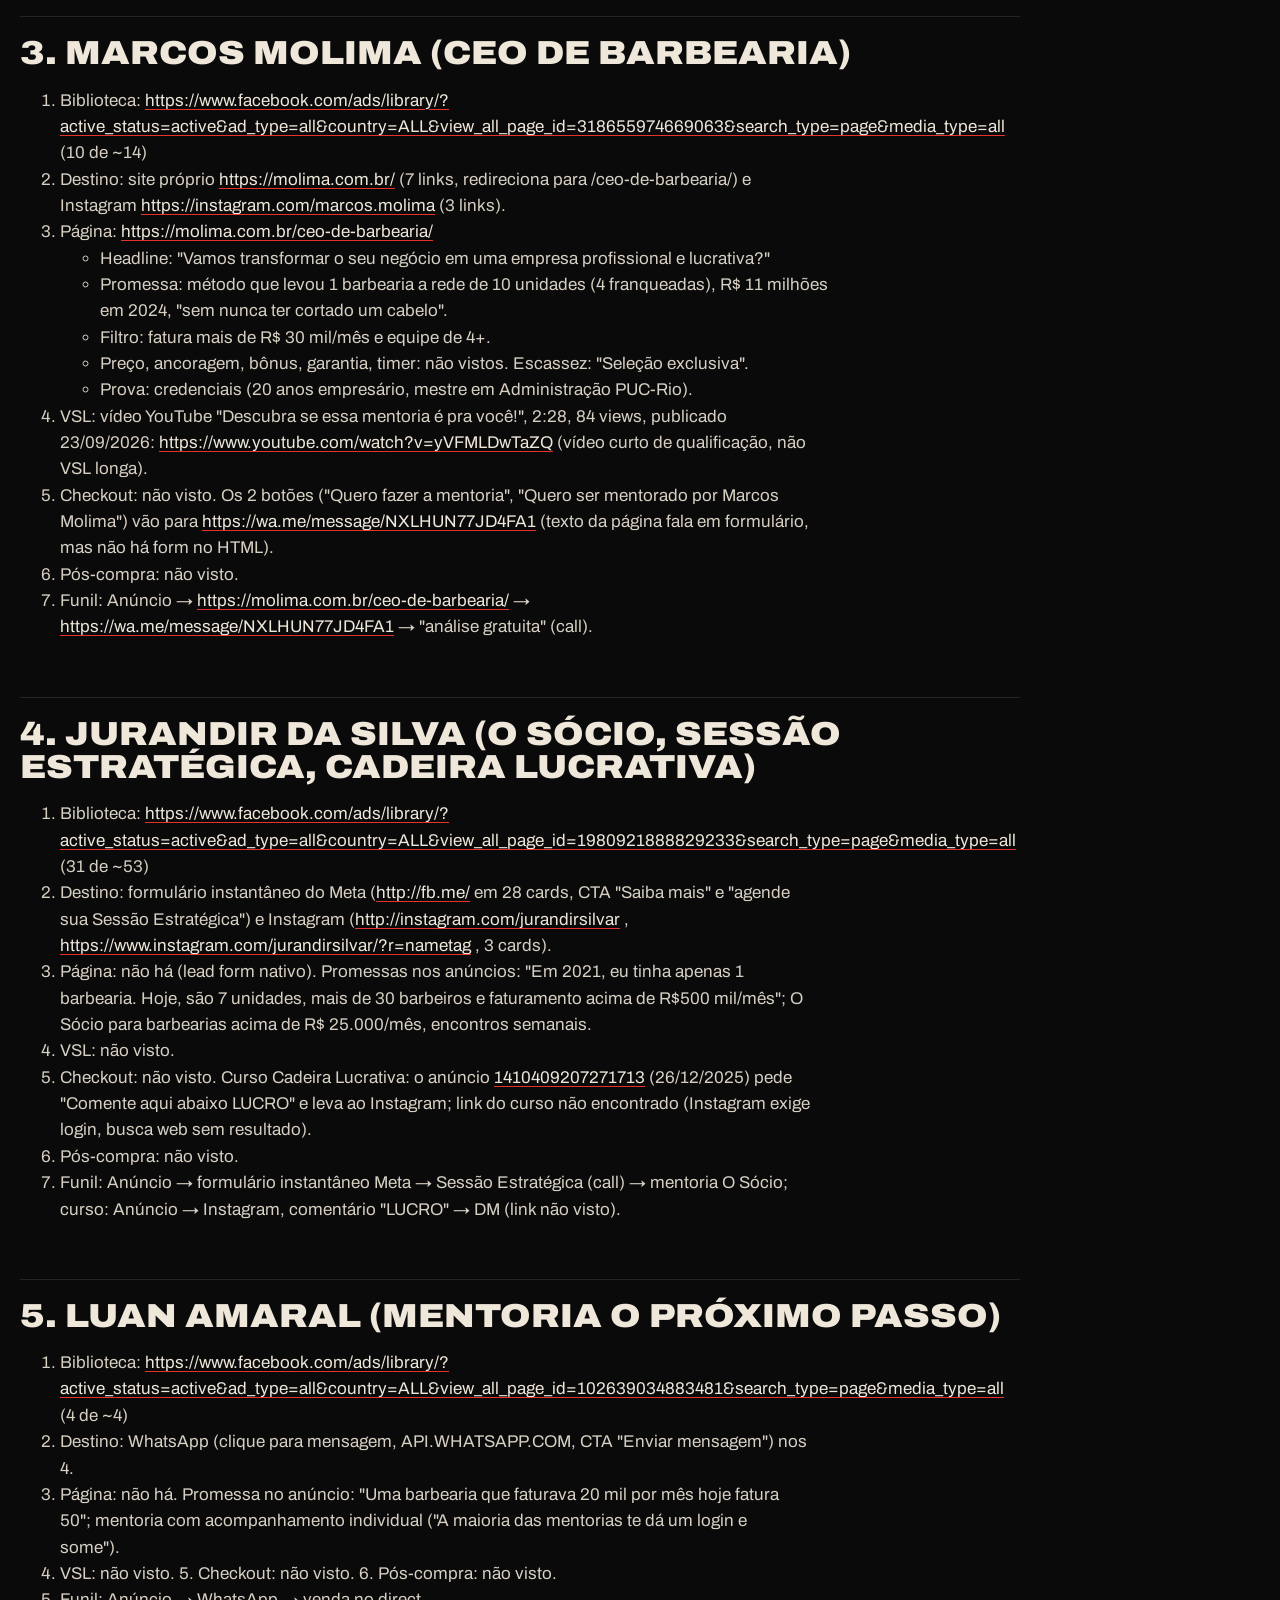
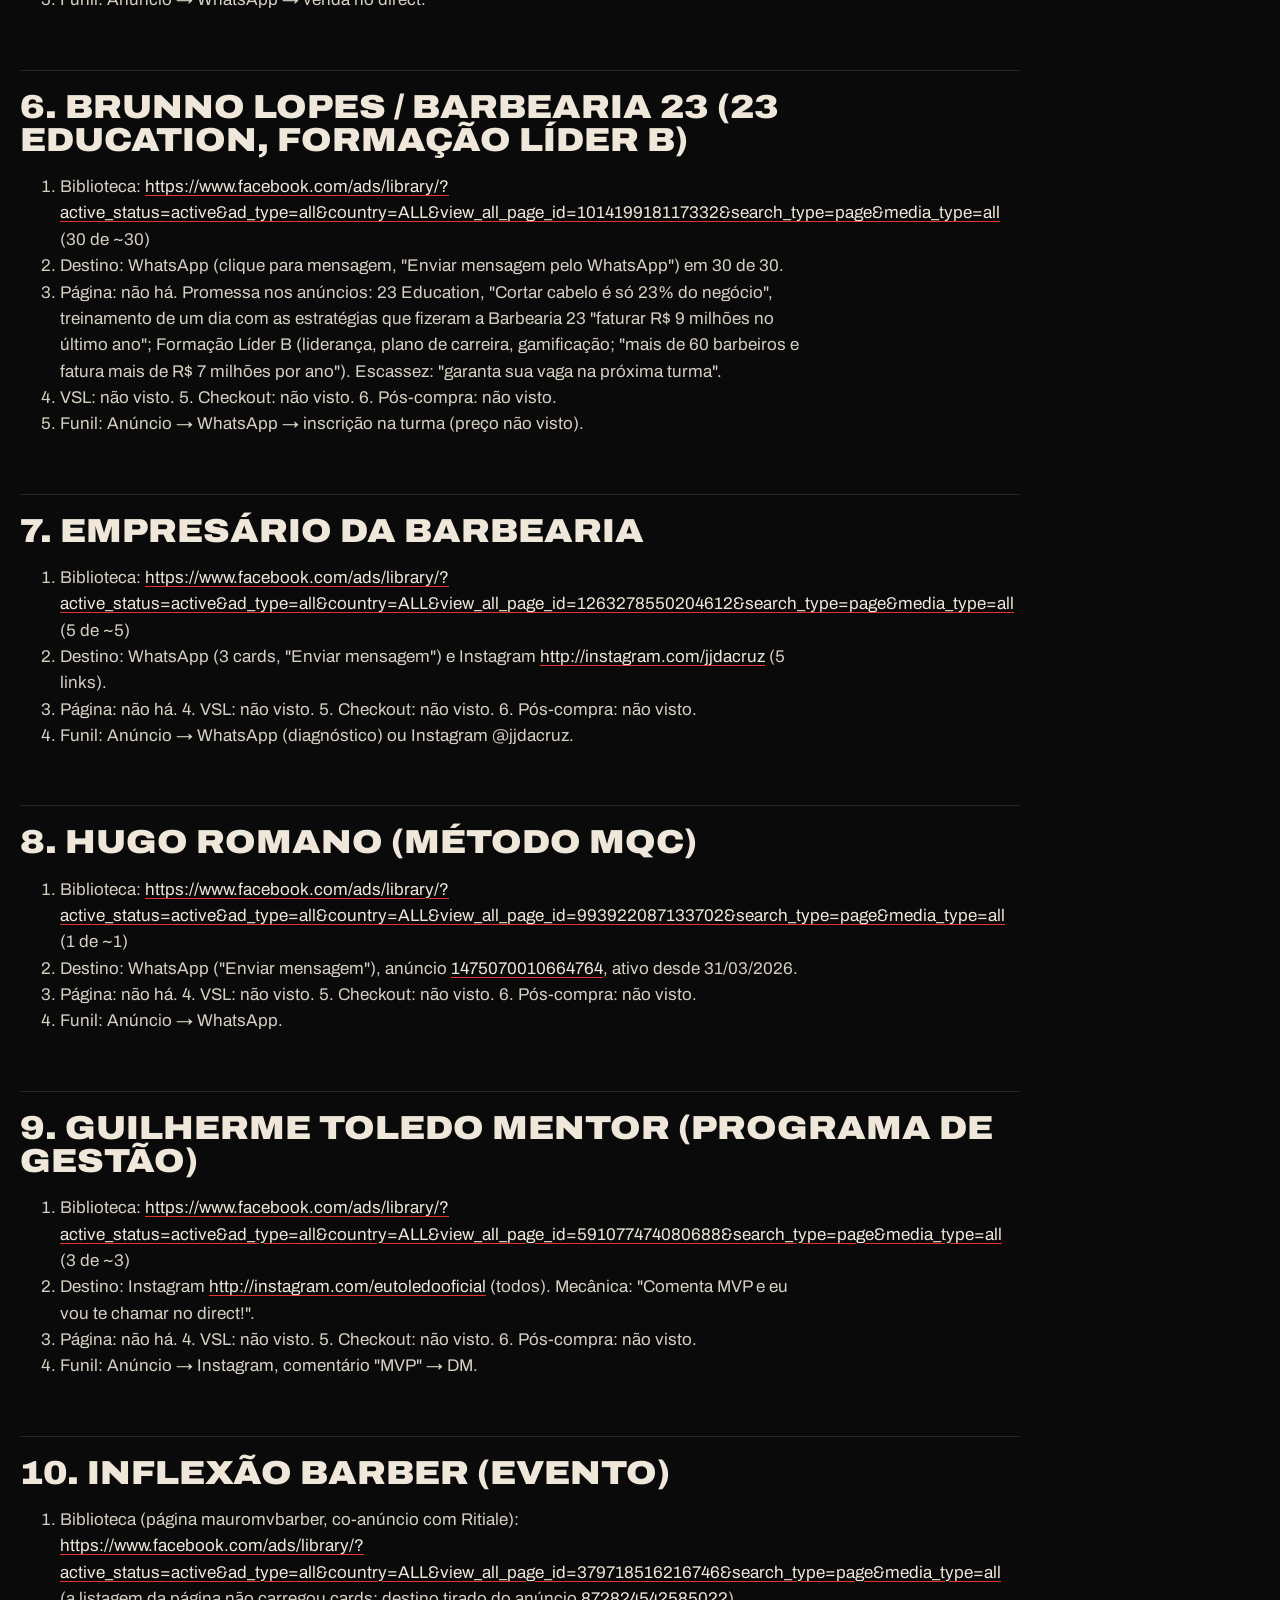
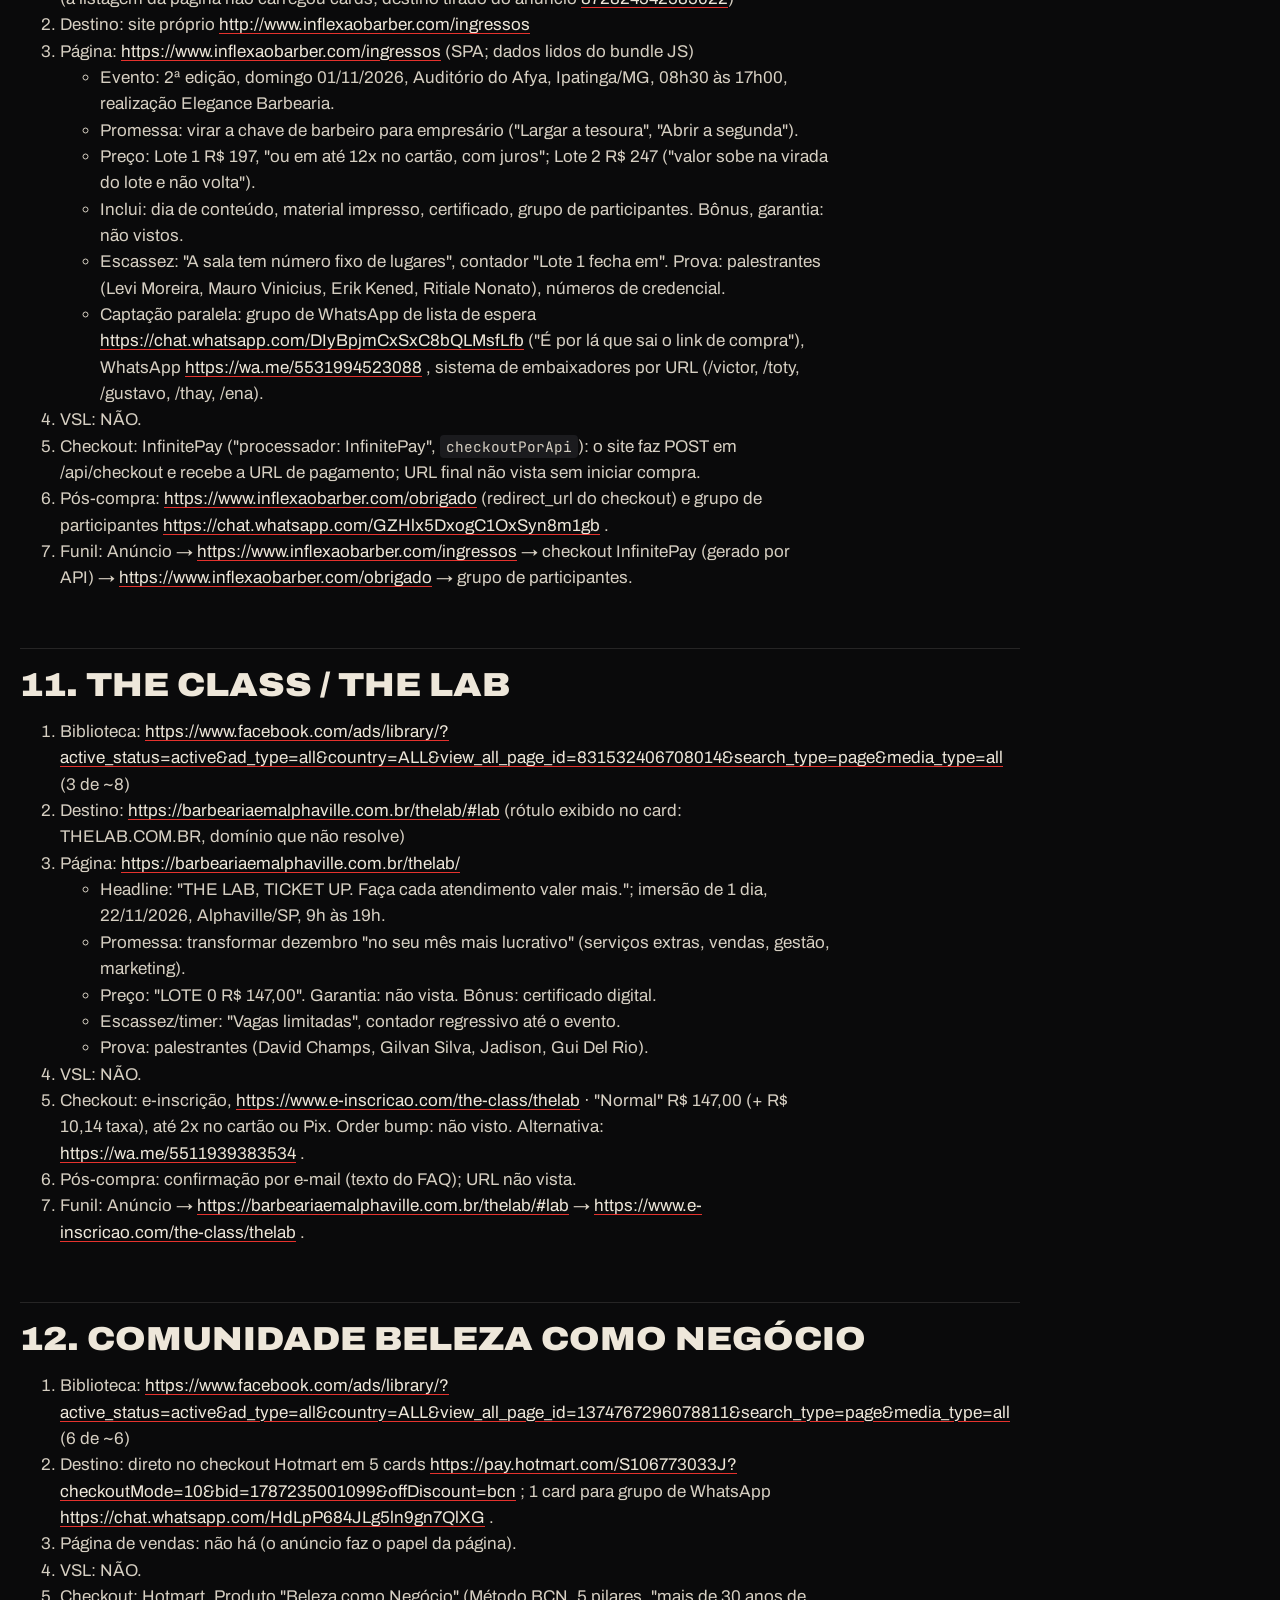
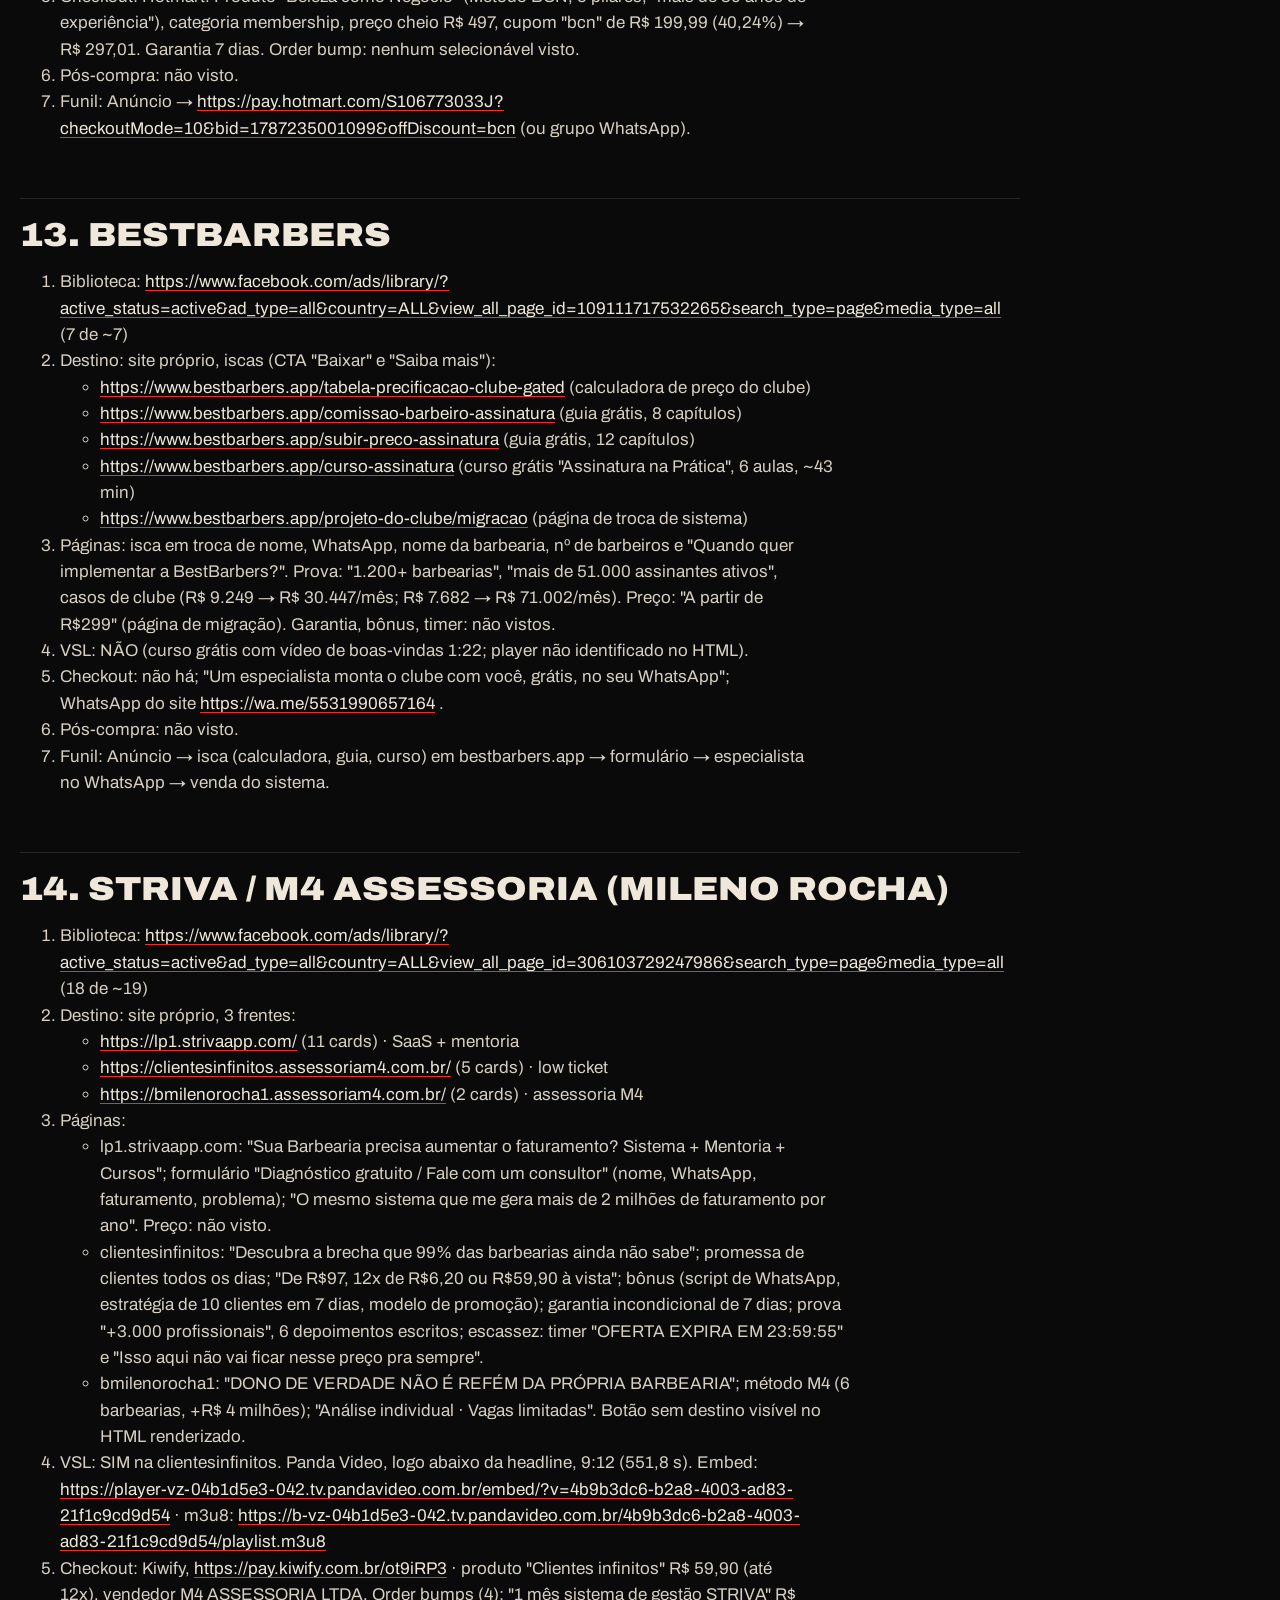
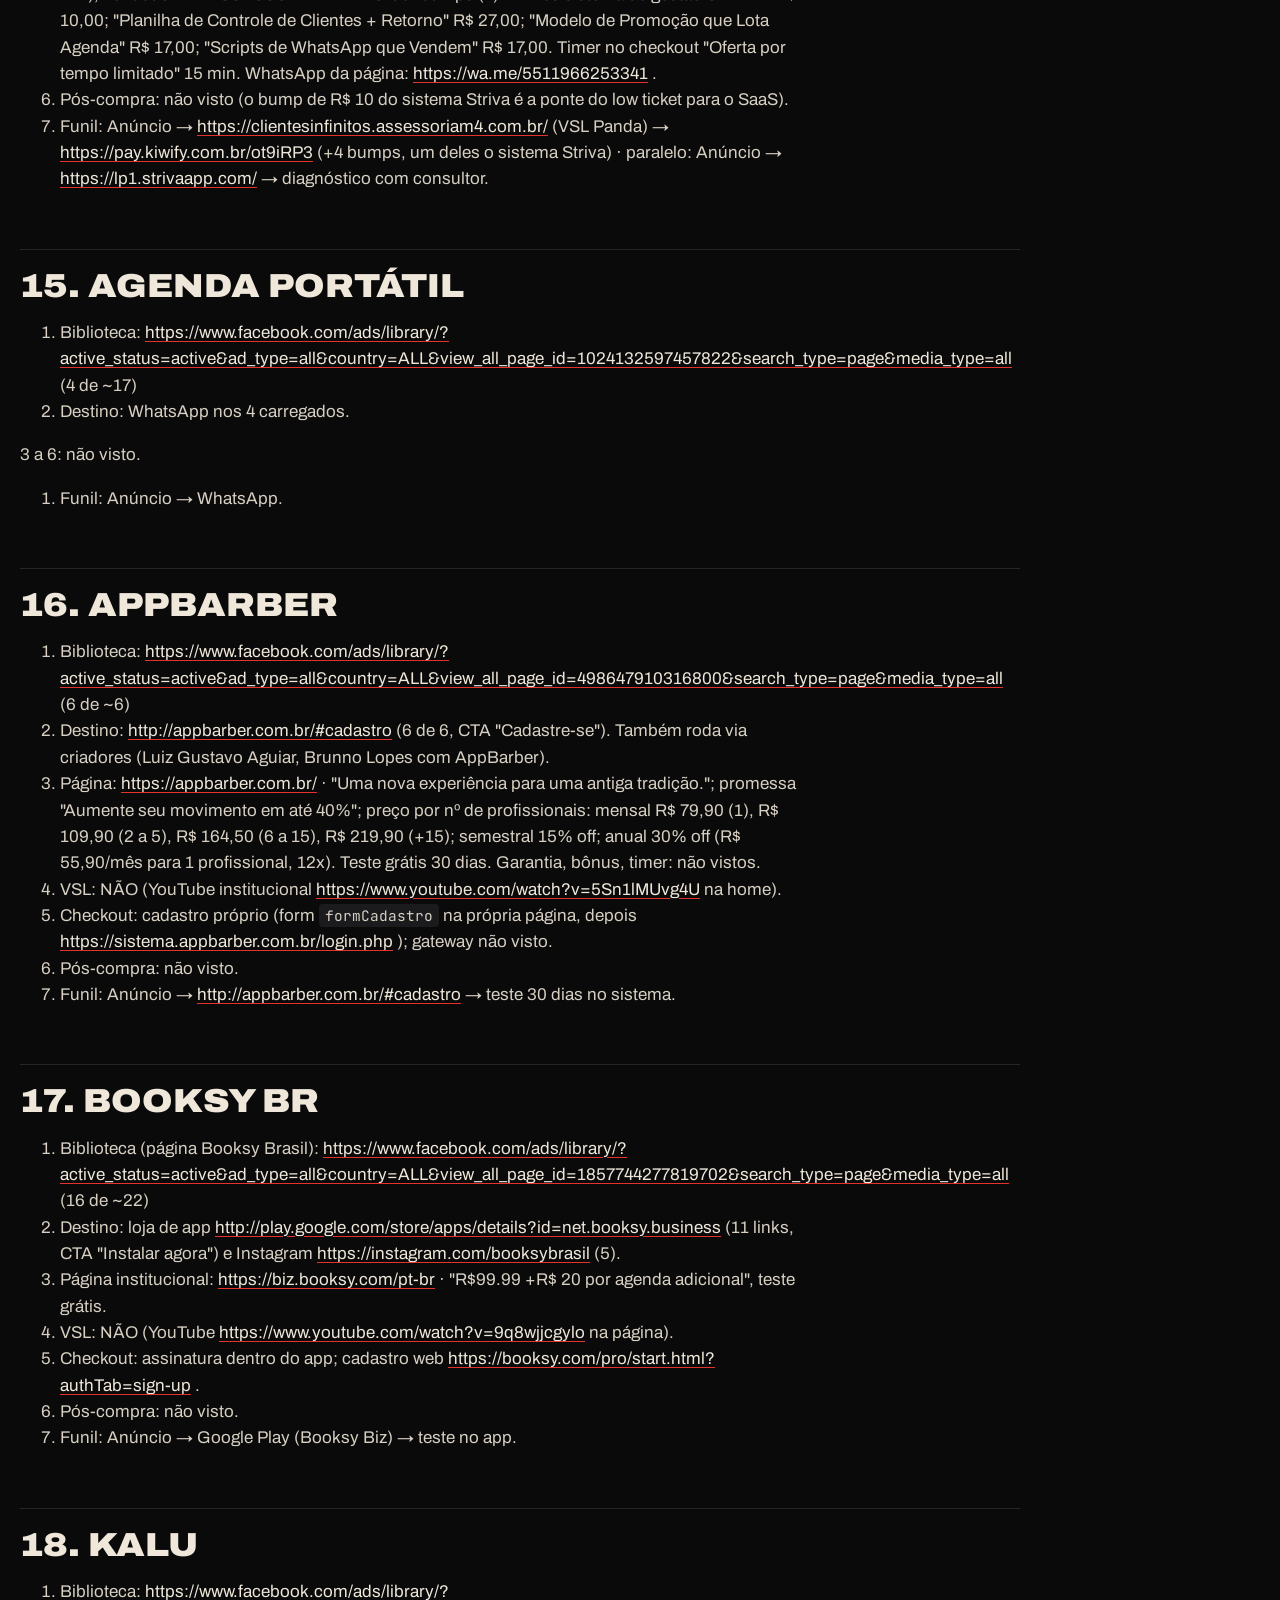
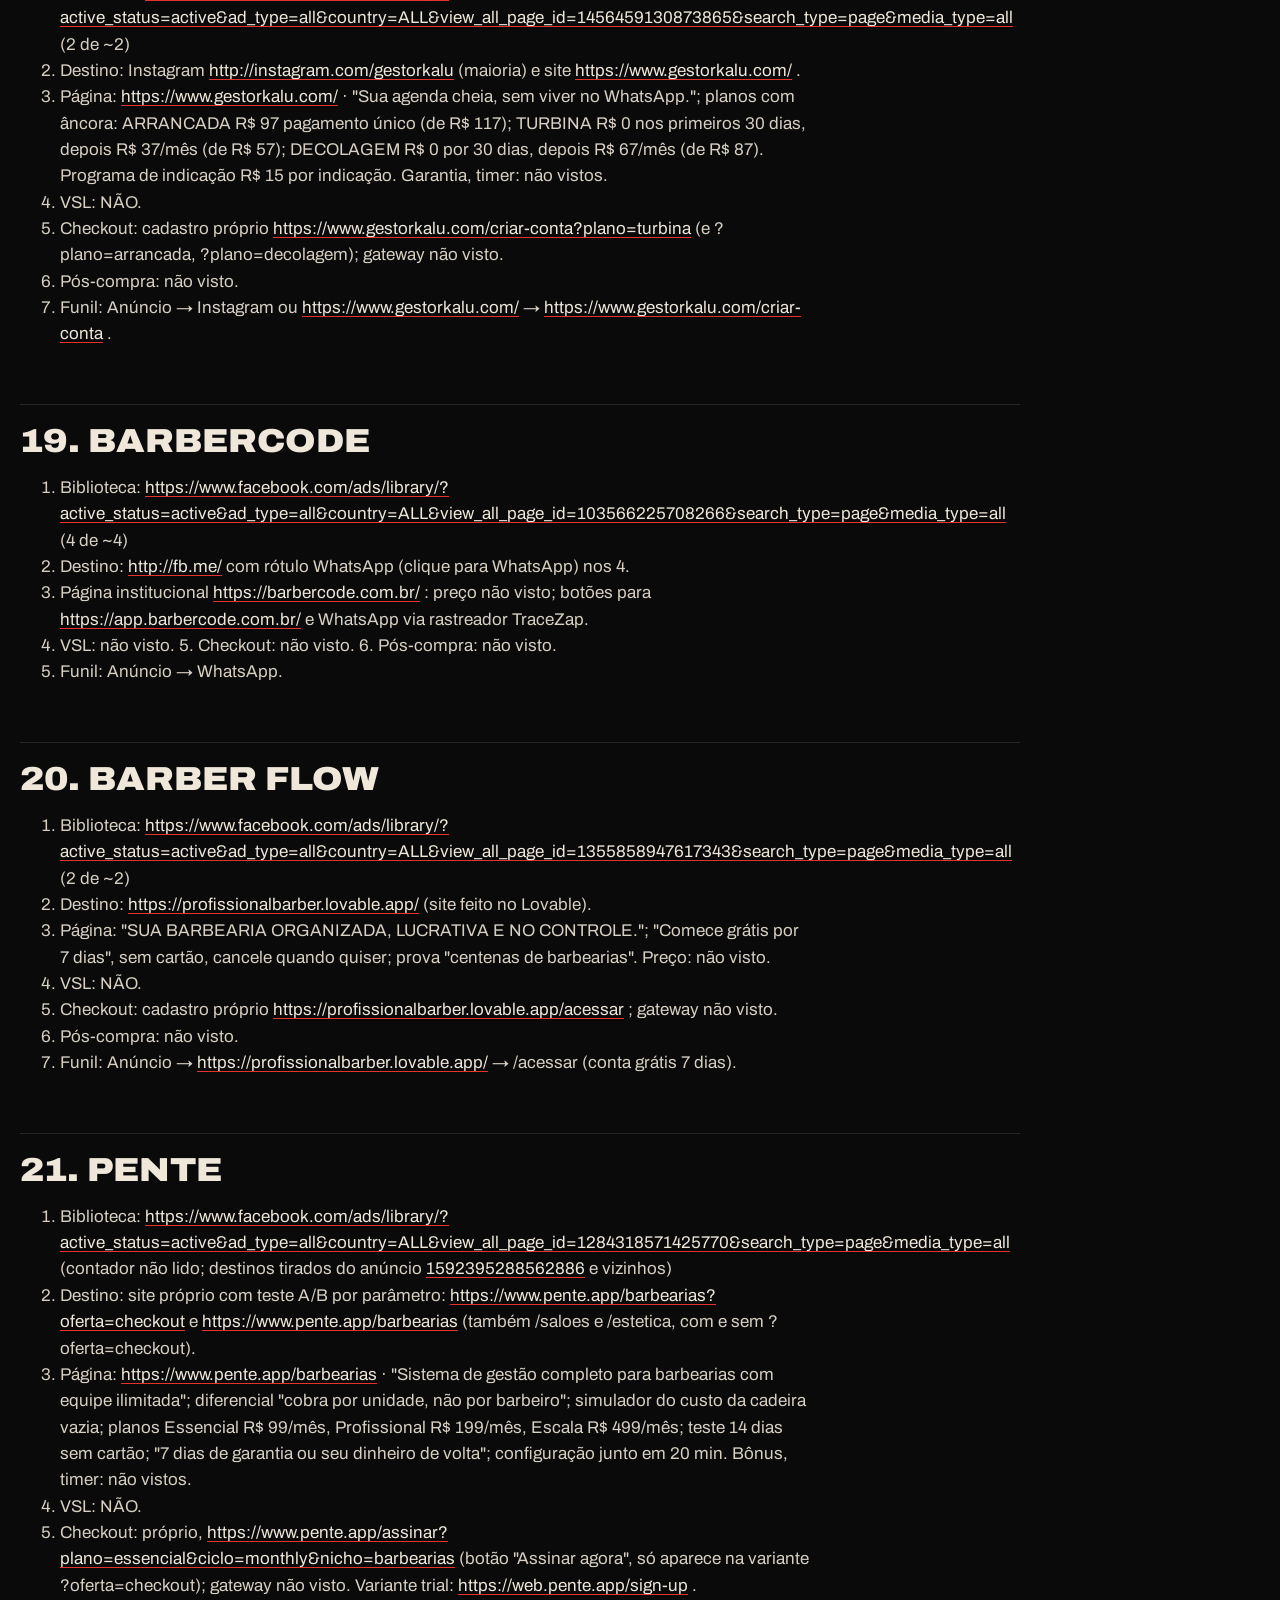
<file: doc-funis.html>
<!doctype html><html lang="pt-BR"><head><meta charset="utf-8"><meta name="viewport" content="width=device-width, initial-scale=1, viewport-fit=cover"><title>Funis, checkouts e VSLs (27 concorrentes) · Guto</title><meta name="robots" content="noindex, nofollow"><link rel="preconnect" href="https://fonts.googleapis.com"><link rel="preconnect" href="https://fonts.gstatic.com" crossorigin><link rel="stylesheet" href="https://fonts.googleapis.com/css2?family=Archivo:wdth,wght@62..125,300..900&family=Instrument+Serif:ital@1&family=JetBrains+Mono:wght@400;500&display=swap"><link rel="stylesheet" href="style.css?v=2"></head><body class="doc-page"><main class="wrap"><a class="back" href="index.html">← Voltar para o site</a><p class="eyebrow" style="margin-top:22px">Funil</p><div class="doc-actions"><a class="btn" href="https://docs.google.com/document/d/1XVDxDB6fPF9BGJlpKwUPvRBCqQVHQ9jFNZb_aSPR0Os/edit" target="_blank" rel="noopener">Abrir no Google Docs ↗</a><a class="btn ghost" href="https://drive.google.com/drive/folders/1ngniA5bgzAiFlKV6X8Y9plBA5WWAiloD" target="_blank" rel="noopener">Pasta no Drive ↗</a></div><nav class="docnav" aria-label="Documentos"><a href="doc-sintese.html">Síntese da espionagem</a><a href="doc-funis.html" aria-current="page">Funis, checkouts e VSLs (27 concorrentes)</a><a href="doc-coleta-br-eua.html">Coleta BR e EUA (197 anúncios)</a><a href="doc-coleta-br-inicial.html">Coleta BR inicial (6 buscas)</a><a href="doc-vsls.html">VSLs do nicho (Striva e Small Cove)</a><a href="doc-ads-jurandir.html">Ads do Jurandir da Silva (17 vídeos)</a><a href="doc-ads-molima.html">Ads do Marcos MoLima (10 vídeos)</a><a href="doc-ads-barber-financas.html">Ads do Barber Finanças (16 vídeos)</a><a href="doc-pagina-barber-financas.html">Página de vendas do Barber Finanças</a></nav><article class="prose"><dl class="meta"><div><dt>tipo</dt><dd>funis e links</dd></div><div><dt>frente</dt><dd>Barbearia, gestão para o dono (B2B)</dd></div><div><dt>data</dt><dd>2026-10-29</dd></div></dl>
<h2 id="links-gerais">Links gerais</h2>
<ul><li>Pasta no Drive com todos os documentos: <a href="https://drive.google.com/drive/folders/1ngniA5bgzAiFlKV6X8Y9plBA5WWAiloD" target="_blank" rel="noopener">https://drive.google.com/drive/folders/1ngniA5bgzAiFlKV6X8Y9plBA5WWAiloD</a></li><li>Pasta com os 43 vídeos dos anúncios: <a href="https://drive.google.com/drive/folders/1zsHCxdJuxXASZ39gsp_8Y20P9Qeyq3z9" target="_blank" rel="noopener">https://drive.google.com/drive/folders/1zsHCxdJuxXASZ39gsp_8Y20P9Qeyq3z9</a></li><li>Síntese da espionagem: <a href="https://docs.google.com/document/d/1ErzZEX-AAQfcmU4ZoAU6ZmfZWr1Nq-yLd_xQK-nvw-s/edit" target="_blank" rel="noopener">https://docs.google.com/document/d/1ErzZEX-AAQfcmU4ZoAU6ZmfZWr1Nq-yLd_xQK-nvw-s/edit</a></li></ul>
<h1 id="funis-dos-concorrentes-gest-o-para-dono-de-barbear">Funis dos concorrentes · gestão para dono de barbearia (BR e EUA)</h1>
<p>Levantamento em 29/10/2026, só leitura: Biblioteca de Anúncios da Meta (navegador interno, sem login), HTML baixado com curl e páginas JS renderizadas no navegador interno. Nenhum formulário preenchido, nenhuma compra, nenhum login. Destino do anúncio = parâmetro <code>u</code> dos links <code>l.facebook.com/l.php</code> dos cards. "X de N carregados" = cards que a rolagem carregou contra o contador da própria Biblioteca. Onde não vi, está "não visto".</p>
<h2 id="tabela-resumo">Tabela-resumo</h2>
<div class="table-wrap"><table><thead><tr><th>Player</th><th>Modelo</th><th>Preço</th><th>Tem VSL</th><th>Checkout (plataforma)</th><th>Funil em uma linha</th></tr></thead><tbody><tr><td>Barber Finanças (Victor Rasec)</td><td>app low ticket vendido como infoproduto</td><td>R$ 35,90/mês recorrente (página diz R$ 35, ancora em R$ 97)</td><td>NÃO (2 vídeos VTurb de depoimento, 54 s e 38 s)</td><td>Ticto</td><td>Anúncio → app.vitinhobarbeiro.shop/v4 → payment.ticto.app/O6BC15857 → obrigado (back redirect com roleta de desconto)</td></tr><tr><td>Sistema Cash Barber (+ O Rapha Ensina, Podium Pass)</td><td>SaaS + cursos + mentoria, venda consultiva</td><td>a partir de R$ 300/mês</td><td>não confirmado (vídeo .mp4 nativo numa LP)</td><td>sem checkout: formulário de consultoria → WhatsApp</td><td>Anúncio → 7 LPs sistemacashbarber.com.br/&lt;slug&gt; → formulário "consultoria gratuita" → WhatsApp</td></tr><tr><td>Marcos MoLima (CEO de Barbearia)</td><td>mentoria high ticket por aplicação</td><td>não visto</td><td>vídeo YouTube de qualificação 2:28</td><td>sem checkout: WhatsApp</td><td>Anúncio → molima.com.br/ceo-de-barbearia → wa.me</td></tr><tr><td>Jurandir da Silva (O Sócio, Sessão Estratégica, Cadeira Lucrativa)</td><td>mentoria por formulário + curso por "comente"</td><td>não visto</td><td>não visto</td><td>não visto</td><td>Anúncio → formulário instantâneo Meta (fb.me) ou Instagram</td></tr><tr><td>Luan Amaral (O Próximo Passo)</td><td>mentoria</td><td>não visto</td><td>não visto</td><td>não visto</td><td>Anúncio → WhatsApp</td></tr><tr><td>Brunno Lopes<br>Barbearia 23</td><td>treinamento presencial (23 Education, Formação Líder B)</td><td>não visto</td><td>não visto</td><td>não visto</td><td>Anúncio → WhatsApp</td></tr><tr><td>Empresário da Barbearia</td><td>mentoria<br>diagnóstico</td><td>não visto</td><td>não visto</td><td>não visto</td><td>Anúncio → WhatsApp ou Instagram</td></tr><tr><td>Hugo Romano (Método MQC)</td><td>mentoria</td><td>não visto</td><td>não visto</td><td>não visto</td><td>Anúncio → WhatsApp</td></tr><tr><td>Guilherme Toledo Mentor</td><td>programa de gestão ("comenta MVP")</td><td>não visto</td><td>não visto</td><td>não visto</td><td>Anúncio → Instagram (DM)</td></tr><tr><td>Inflexão Barber</td><td>evento presencial 1 dia</td><td>R$ 197 lote 1 (lote 2 R$ 247)</td><td>NÃO</td><td>InfinitePay (link gerado por API)</td><td>Anúncio → inflexaobarber.com/ingressos → checkout InfinitePay → /obrigado</td></tr><tr><td>The Class<br>THE LAB</td><td>evento presencial 1 dia</td><td>R$ 147 lote 0 (+ R$ 10,14 taxa)</td><td>NÃO</td><td>e-inscrição</td><td>Anúncio → barbeariaemalphaville.com.br/thelab → e-inscricao.com/the-class/thelab</td></tr><tr><td>Beleza Como Negócio</td><td>curso de gestão (Hotmart)</td><td>R$ 497 com cupom → R$ 297,01</td><td>NÃO (anúncio vai direto ao checkout)</td><td>Hotmart</td><td>Anúncio → pay.hotmart.com/S106773033J (cupom bcn)</td></tr><tr><td>BestBarbers</td><td>SaaS com iscas (guia, calculadora, curso grátis)</td><td>a partir de R$ 299</td><td>NÃO (curso grátis tem vídeos, não VSL)</td><td>sem checkout: lead → WhatsApp</td><td>Anúncio → isca em bestbarbers.app → formulário → especialista no WhatsApp</td></tr><tr><td>Striva<br>M4 Assessoria (Mileno Rocha)</td><td>SaaS + mentoria (diagnóstico) e low ticket "Clientes Infinitos"</td><td>R$ 59,90 (de R$ 97) no low ticket</td><td>SIM · Panda 9:12</td><td>Kiwify (4 order bumps)</td><td>Anúncio → clientesinfinitos.assessoriam4.com.br → pay.kiwify.com.br/ot9iRP3; e Anúncio → lp1.strivaapp.com → formulário consultor</td></tr><tr><td>Agenda Portátil</td><td>SaaS</td><td>não visto</td><td>não visto</td><td>não visto</td><td>Anúncio → WhatsApp</td></tr><tr><td>AppBarber</td><td>SaaS self-serve</td><td>R$ 79,90 a R$ 219,90/mês (anual com 30% off)</td><td>NÃO (YouTube institucional na home)</td><td>cadastro próprio, teste 30 dias</td><td>Anúncio → appbarber.com.br/#cadastro → formulário de cadastro</td></tr><tr><td>Booksy BR</td><td>SaaS app</td><td>R$ 99,99 (+R$ 20 por agenda)</td><td>NÃO</td><td>loja de app</td><td>Anúncio → Google Play (net.booksy.business)</td></tr><tr><td>Kalu</td><td>SaaS self-serve</td><td>R$ 37/mês, R$ 67/mês ou R$ 97 único</td><td>NÃO</td><td>cadastro próprio (criar-conta)</td><td>Anúncio → Instagram ou gestorkalu.com → /criar-conta</td></tr><tr><td>BarberCode</td><td>SaaS</td><td>não visto</td><td>não visto</td><td>não visto</td><td>Anúncio → fb.me (WhatsApp)</td></tr><tr><td>Barber Flow</td><td>SaaS self-serve (Lovable)</td><td>não visto</td><td>NÃO</td><td>cadastro próprio, 7 dias grátis</td><td>Anúncio → profissionalbarber.lovable.app → /acessar</td></tr><tr><td>Pente</td><td>SaaS self-serve com teste A/B trial x checkout</td><td>R$ 99<br>R$ 199<br>R$ 499 por mês</td><td>NÃO</td><td>checkout próprio em pente.app/assinar (gateway não visto)</td><td>Anúncio → pente.app/barbearias?oferta=checkout → /assinar ou web.pente.app/sign-up</td></tr><tr><td>Barbeiro Agenda</td><td>SaaS self-serve</td><td>R$ 39,90<br>R$ 69,90<br>R$ 109,90 por mês</td><td>NÃO</td><td>cadastro próprio, 30 dias grátis</td><td>Anúncio → barbeiroagenda.com.br → sistema.barbeiroagenda.com.br/#/signup</td></tr><tr><td>Squire (EUA)</td><td>SaaS, venda por demo</td><td>não visto</td><td>NÃO</td><td>sem checkout: formulário de demo</td><td>Anúncio → calculadora<br>relatório<br>LP Unbounce → "Request a demo"</td></tr><tr><td>Venio (EUA)</td><td>SaaS</td><td>US$ 25/mês por loja</td><td>NÃO (vídeo demo 45 s)</td><td>sem checkout: Calendly</td><td>Anúncio → getvenio.netlify.app/video → Calendly 15 min</td></tr><tr><td>School of Barbering (The4thken, EUA)</td><td>comunidade Skool + high ticket por aplicação + webinar</td><td>US$ 99/mês (Skool)</td><td>SIM · Vimeo 10:47 ("high ticket VSL - long video")</td><td>Skool (comunidade); high ticket por aplicação</td><td>Anúncio → webinar/nov-8 (cadastro + grupo WhatsApp) ou elite/overview (VSL) → elite/apply</td></tr><tr><td>Small Cove Media (EUA)</td><td>agência de anúncios para barbearia</td><td>US$ 1.500/mês + mídia</td><td>SIM · Wistia 7:48 ("BGS VSL FINAL")</td><td>sem checkout: agendamento LeadConnector (GoHighLevel)</td><td>Anúncio → barbershop.smallcovemedia.com (VSL) → agenda call 30 min</td></tr><tr><td>Booksy US</td><td>SaaS</td><td>US$ 29,99/mês (+US$ 20 por usuário)</td><td>NÃO</td><td>cadastro próprio<br>app</td><td>Anúncio → biz.booksy.com/en-us ou es-us (UTM meta/cpc) → "Start free now"</td></tr></tbody></table></div>
<hr>
<h2 id="1-barber-finan-as-victor-rasec">1. Barber Finanças (Victor Rasec)</h2>
<ol><li>Biblioteca: <a href="https://www.facebook.com/ads/library/?active_status=active&amp;ad_type=all&amp;country=ALL&amp;view_all_page_id=445926568598095&amp;search_type=page&amp;media_type=all" target="_blank" rel="noopener">https://www.facebook.com/ads/library/?active_status=active&amp;ad_type=all&amp;country=ALL&amp;view_all_page_id=445926568598095&amp;search_type=page&amp;media_type=all</a> (16 de ~16) · página "Barber Finanças": <a href="https://www.facebook.com/ads/library/?active_status=active&amp;ad_type=all&amp;country=ALL&amp;view_all_page_id=1167927966403317&amp;search_type=page&amp;media_type=all" target="_blank" rel="noopener">https://www.facebook.com/ads/library/?active_status=active&amp;ad_type=all&amp;country=ALL&amp;view_all_page_id=1167927966403317&amp;search_type=page&amp;media_type=all</a> (9 de ~9)</li><li>Destino: site próprio, 25 de 25 cards → <a href="https://app.vitinhobarbeiro.shop/v4" target="_blank" rel="noopener">https://app.vitinhobarbeiro.shop/v4</a> (sem UTM no link). Página feita no GreatPages, com UTMify e pixel.</li><li>Página: <a href="https://app.vitinhobarbeiro.shop/v4" target="_blank" rel="noopener">https://app.vitinhobarbeiro.shop/v4</a></li><ul><li>Headline: "Aumente o Lucro da Sua Barbearia Com Controle Financeiro Simples e Automático".</li><li>Promessa: parar de perder dinheiro, organizar e aumentar o lucro sem planilha.</li><li>Preço: "De R$97,00 Por apenas R$ 35 Por mês"; FAQ: "Você paga mensalmente R$35".</li><li>Bônus: 3 (Os Segredos dos Barbeiros "Normalmente R$ 97", Kit de Crescimento nas Redes Sociais "R$ 47", Lista de Fornecedores "R$ 27", todos "GRÁTIS").</li><li>Garantia: 30 dias, 100% do investimento.</li><li>Prova social: "Mais de 1.052 barbearias", carrossel de 9 barbeiros com @ e cidade, 3 depoimentos escritos, 2 vídeos de depoimento.</li><li>Escassez/timer: não visto na página de vendas.</li></ul><li>VSL: NÃO. Os 2 players VTurb/ConverteAI são depoimentos:</li><ul><li><a href="https://cdn.converteai.net/b1777db6-b853-4c95-bbbd-87e39ce8f028/6ae0a971235ee2bdff3c3da2/main.m3u8" target="_blank" rel="noopener">https://cdn.converteai.net/b1777db6-b853-4c95-bbbd-87e39ce8f028/6ae0a971235ee2bdff3c3da2/main.m3u8</a> (53,7 s)</li><li><a href="https://cdn.converteai.net/b1777db6-b853-4c95-bbbd-87e39ce8f028/6ae0a97628de3c428714b235/main.m3u8" target="_blank" rel="noopener">https://cdn.converteai.net/b1777db6-b853-4c95-bbbd-87e39ce8f028/6ae0a97628de3c428714b235/main.m3u8</a> (37,9 s)</li></ul><li>Checkout: Ticto, <a href="https://payment.ticto.app/O6BC15857" target="_blank" rel="noopener">https://payment.ticto.app/O6BC15857</a> (11 botões da página apontam para ele). Produto "Barber Finance", cobrança recorrente mensal, <code>price</code> 3590 = R$ 35,90, <code>mockup_value</code> 9700 = R$ 97,00, cartão 1x, Pix recorrente, Apple Pay. Ofertas no checkout: "Barber Finance - Mensal" e "Barber Finance". Order bump: nenhum (<code>bumps: []</code>). Nome do checkout: "Checkout com BackRedirect - Mensal".</li><li>Pós-compra:</li><ul><li>Obrigado: <a href="https://app.vitinhobarbeiro.shop/pagina-de-obrigado" target="_blank" rel="noopener">https://app.vitinhobarbeiro.shop/pagina-de-obrigado</a> (botão baixar app + vídeo tutorial VTurb, que hoje retorna "vídeo não encontrado").</li><li>Upsell: nenhum configurado (<code>upsell: []</code>).</li><li>Back redirect: <a href="https://victorbarbeiro.online/back-redirect-barber-finance/" target="_blank" rel="noopener">https://victorbarbeiro.online/back-redirect-barber-finance/</a> , roleta "Gire a roleta e ganhe um desconto especial" que sempre cai em "R$10 OFF no primeiro mês", timer de 5 min. O link do botão é montado por JS, não visto no HTML.</li></ul><li>Funil: Anúncio → <a href="https://app.vitinhobarbeiro.shop/v4" target="_blank" rel="noopener">https://app.vitinhobarbeiro.shop/v4</a> → <a href="https://payment.ticto.app/O6BC15857" target="_blank" rel="noopener">https://payment.ticto.app/O6BC15857</a> → <a href="https://app.vitinhobarbeiro.shop/pagina-de-obrigado" target="_blank" rel="noopener">https://app.vitinhobarbeiro.shop/pagina-de-obrigado</a> (saída do checkout → <a href="https://victorbarbeiro.online/back-redirect-barber-finance/" target="_blank" rel="noopener">https://victorbarbeiro.online/back-redirect-barber-finance/</a>).</li></ol>
<h2 id="2-sistema-cash-barber-o-rapha-ensina-podium-pass">2. Sistema Cash Barber (+ O Rapha Ensina, Podium Pass)</h2>
<ol><li>Biblioteca: <a href="https://www.facebook.com/ads/library/?active_status=active&amp;ad_type=all&amp;country=ALL&amp;view_all_page_id=501682523036539&amp;search_type=page&amp;media_type=all" target="_blank" rel="noopener">https://www.facebook.com/ads/library/?active_status=active&amp;ad_type=all&amp;country=ALL&amp;view_all_page_id=501682523036539&amp;search_type=page&amp;media_type=all</a> (47 de ~49) · O Rapha Ensina: <a href="https://www.facebook.com/ads/library/?active_status=active&amp;ad_type=all&amp;country=ALL&amp;view_all_page_id=1551645025124440&amp;search_type=page&amp;media_type=all" target="_blank" rel="noopener">https://www.facebook.com/ads/library/?active_status=active&amp;ad_type=all&amp;country=ALL&amp;view_all_page_id=1551645025124440&amp;search_type=page&amp;media_type=all</a> (4 de ~6)</li><li>Destino: site próprio, CTA "Saiba mais", 7 LPs por ângulo (contagem = links nos cards carregados das 2 páginas):</li><ul><li><a href="https://sistemacashbarber.com.br/mes-do-zero-quente" target="_blank" rel="noopener">https://sistemacashbarber.com.br/mes-do-zero-quente</a> (16) · "Comece o mês com dinheiro no caixa, antes de abrir a porta."</li><li><a href="https://sistemacashbarber.com.br/lincohn-pq" target="_blank" rel="noopener">https://sistemacashbarber.com.br/lincohn-pq</a> (12) · "Tudo o que sua barbearia precisa para triplicar o faturamento em um só lugar."</li><li><a href="https://sistemacashbarber.com.br/onborading-cash-lincohn" target="_blank" rel="noopener">https://sistemacashbarber.com.br/onborading-cash-lincohn</a> (9) · "Troque de sistema sem fazer tudo sozinho: o nosso time implanta o Cash Barber com você"</li><li><a href="https://sistemacashbarber.com.br/gestao-no-escuro" target="_blank" rel="noopener">https://sistemacashbarber.com.br/gestao-no-escuro</a> (5) · "Do caixa no caderninho ao dono que decide com número na mão."</li><li><a href="https://sistemacashbarber.com.br/implementacao-cash-direto" target="_blank" rel="noopener">https://sistemacashbarber.com.br/implementacao-cash-direto</a> (4) · "Sua barbearia travou? Um gerente de contas monta o plano e acompanha você até a meta"</li><li><a href="https://sistemacashbarber.com.br/fora-da-cadeira-quente" target="_blank" rel="noopener">https://sistemacashbarber.com.br/fora-da-cadeira-quente</a> (4) · "De refém da cadeira a dono que acompanha tudo pelo celular."</li><li><a href="https://sistemacashbarber.com.br/trocar-de-app-quente" target="_blank" rel="noopener">https://sistemacashbarber.com.br/trocar-de-app-quente</a> (1) · "Seu app marca horário. O Cash Barber mostra o que a agenda esconde."</li></ul><li>Página (padrão das LPs): promessa "triplicar o faturamento"; "Cash Barber + Podium Pass: Comece a triplicar seu faturamento por R$300/mês" (sistema + cursos + mentoria); prova social "+3 mil barbearias", casos com faturamento antes/depois e assinantes (Anderson Marques R$ 20 mil → R$ 70 mil, 732 assinantes; Igor Guntendorfer R$ 17 mil → R$ 105 mil, 410; James R$ 7 mil → R$ 35 mil, 200); oferta de onboarding com 3 reuniões individuais de 1 h. Garantia, bônus, escassez e timer: não vistos. Todos os botões abrem um modal "Consultoria gratuita" (nome, e-mail, WhatsApp, @ da barbearia, faturamento mensal, tem barbearia, tem CNPJ/MEI) e a equipe chama no WhatsApp.</li><li>VSL: não confirmado. A home e a lincohn-pq têm vídeo nativo <a href="https://s3.podiumeducacao.com.br/imagens-publicas/VIDEO%20CASH.mp4" target="_blank" rel="noopener">https://s3.podiumeducacao.com.br/imagens-publicas/VIDEO%20CASH.mp4</a> (duração não vista, servidor não respondeu ao ffprobe).</li><li>Checkout: não visto (não há checkout; venda consultiva).</li><li>Pós-compra: não visto.</li><li>Funil: Anúncio → <a href="https://sistemacashbarber.com.br/mes-do-zero-quente" target="_blank" rel="noopener">https://sistemacashbarber.com.br/mes-do-zero-quente</a> (e as outras 6) → formulário de consultoria gratuita → contato no WhatsApp → demonstração / onboarding.</li></ol>
<h2 id="3-marcos-molima-ceo-de-barbearia">3. Marcos MoLima (CEO de Barbearia)</h2>
<ol><li>Biblioteca: <a href="https://www.facebook.com/ads/library/?active_status=active&amp;ad_type=all&amp;country=ALL&amp;view_all_page_id=318655974669063&amp;search_type=page&amp;media_type=all" target="_blank" rel="noopener">https://www.facebook.com/ads/library/?active_status=active&amp;ad_type=all&amp;country=ALL&amp;view_all_page_id=318655974669063&amp;search_type=page&amp;media_type=all</a> (10 de ~14)</li><li>Destino: site próprio <a href="https://molima.com.br/" target="_blank" rel="noopener">https://molima.com.br/</a> (7 links, redireciona para /ceo-de-barbearia/) e Instagram <a href="https://instagram.com/marcos.molima" target="_blank" rel="noopener">https://instagram.com/marcos.molima</a> (3 links).</li><li>Página: <a href="https://molima.com.br/ceo-de-barbearia/" target="_blank" rel="noopener">https://molima.com.br/ceo-de-barbearia/</a></li><ul><li>Headline: "Vamos transformar o seu negócio em uma empresa profissional e lucrativa?"</li><li>Promessa: método que levou 1 barbearia a rede de 10 unidades (4 franqueadas), R$ 11 milhões em 2024, "sem nunca ter cortado um cabelo".</li><li>Filtro: fatura mais de R$ 30 mil/mês e equipe de 4+.</li><li>Preço, ancoragem, bônus, garantia, timer: não vistos. Escassez: "Seleção exclusiva".</li><li>Prova: credenciais (20 anos empresário, mestre em Administração PUC-Rio).</li></ul><li>VSL: vídeo YouTube "Descubra se essa mentoria é pra você!", 2:28, 84 views, publicado 23/09/2026: <a href="https://www.youtube.com/watch?v=yVFMLDwTaZQ" target="_blank" rel="noopener">https://www.youtube.com/watch?v=yVFMLDwTaZQ</a> (vídeo curto de qualificação, não VSL longa).</li><li>Checkout: não visto. Os 2 botões ("Quero fazer a mentoria", "Quero ser mentorado por Marcos Molima") vão para <a href="https://wa.me/message/NXLHUN77JD4FA1" target="_blank" rel="noopener">https://wa.me/message/NXLHUN77JD4FA1</a> (texto da página fala em formulário, mas não há form no HTML).</li><li>Pós-compra: não visto.</li><li>Funil: Anúncio → <a href="https://molima.com.br/ceo-de-barbearia/" target="_blank" rel="noopener">https://molima.com.br/ceo-de-barbearia/</a> → <a href="https://wa.me/message/NXLHUN77JD4FA1" target="_blank" rel="noopener">https://wa.me/message/NXLHUN77JD4FA1</a> → "análise gratuita" (call).</li></ol>
<h2 id="4-jurandir-da-silva-o-s-cio-sess-o-estrat-gica-cad">4. Jurandir da Silva (O Sócio, Sessão Estratégica, Cadeira Lucrativa)</h2>
<ol><li>Biblioteca: <a href="https://www.facebook.com/ads/library/?active_status=active&amp;ad_type=all&amp;country=ALL&amp;view_all_page_id=1980921888829233&amp;search_type=page&amp;media_type=all" target="_blank" rel="noopener">https://www.facebook.com/ads/library/?active_status=active&amp;ad_type=all&amp;country=ALL&amp;view_all_page_id=1980921888829233&amp;search_type=page&amp;media_type=all</a> (31 de ~53)</li><li>Destino: formulário instantâneo do Meta (<a href="http://fb.me/" target="_blank" rel="noopener">http://fb.me/</a> em 28 cards, CTA "Saiba mais" e "agende sua Sessão Estratégica") e Instagram (<a href="http://instagram.com/jurandirsilvar" target="_blank" rel="noopener">http://instagram.com/jurandirsilvar</a> , <a href="https://www.instagram.com/jurandirsilvar/?r=nametag" target="_blank" rel="noopener">https://www.instagram.com/jurandirsilvar/?r=nametag</a> , 3 cards).</li><li>Página: não há (lead form nativo). Promessas nos anúncios: "Em 2021, eu tinha apenas 1 barbearia. Hoje, são 7 unidades, mais de 30 barbeiros e faturamento acima de R$500 mil/mês"; O Sócio para barbearias acima de R$ 25.000/mês, encontros semanais.</li><li>VSL: não visto.</li><li>Checkout: não visto. Curso Cadeira Lucrativa: o anúncio <a href="https://www.facebook.com/ads/library/?id=1410409207271713" target="_blank" rel="noopener">1410409207271713</a> (26/12/2025) pede "Comente aqui abaixo LUCRO" e leva ao Instagram; link do curso não encontrado (Instagram exige login, busca web sem resultado).</li><li>Pós-compra: não visto.</li><li>Funil: Anúncio → formulário instantâneo Meta → Sessão Estratégica (call) → mentoria O Sócio; curso: Anúncio → Instagram, comentário "LUCRO" → DM (link não visto).</li></ol>
<h2 id="5-luan-amaral-mentoria-o-pr-ximo-passo">5. Luan Amaral (mentoria O Próximo Passo)</h2>
<ol><li>Biblioteca: <a href="https://www.facebook.com/ads/library/?active_status=active&amp;ad_type=all&amp;country=ALL&amp;view_all_page_id=102639034883481&amp;search_type=page&amp;media_type=all" target="_blank" rel="noopener">https://www.facebook.com/ads/library/?active_status=active&amp;ad_type=all&amp;country=ALL&amp;view_all_page_id=102639034883481&amp;search_type=page&amp;media_type=all</a> (4 de ~4)</li><li>Destino: WhatsApp (clique para mensagem, API.WHATSAPP.COM, CTA "Enviar mensagem") nos 4.</li><li>Página: não há. Promessa no anúncio: "Uma barbearia que faturava 20 mil por mês hoje fatura 50"; mentoria com acompanhamento individual ("A maioria das mentorias te dá um login e some").</li><li>VSL: não visto. 5. Checkout: não visto. 6. Pós-compra: não visto.</li><li>Funil: Anúncio → WhatsApp → venda no direct.</li></ol>
<h2 id="6-brunno-lopes-barbearia-23-23-education-forma-o-l">6. Brunno Lopes / Barbearia 23 (23 Education, Formação Líder B)</h2>
<ol><li>Biblioteca: <a href="https://www.facebook.com/ads/library/?active_status=active&amp;ad_type=all&amp;country=ALL&amp;view_all_page_id=101419918117332&amp;search_type=page&amp;media_type=all" target="_blank" rel="noopener">https://www.facebook.com/ads/library/?active_status=active&amp;ad_type=all&amp;country=ALL&amp;view_all_page_id=101419918117332&amp;search_type=page&amp;media_type=all</a> (30 de ~30)</li><li>Destino: WhatsApp (clique para mensagem, "Enviar mensagem pelo WhatsApp") em 30 de 30.</li><li>Página: não há. Promessa nos anúncios: 23 Education, "Cortar cabelo é só 23% do negócio", treinamento de um dia com as estratégias que fizeram a Barbearia 23 "faturar R$ 9 milhões no último ano"; Formação Líder B (liderança, plano de carreira, gamificação; "mais de 60 barbeiros e fatura mais de R$ 7 milhões por ano"). Escassez: "garanta sua vaga na próxima turma".</li><li>VSL: não visto. 5. Checkout: não visto. 6. Pós-compra: não visto.</li><li>Funil: Anúncio → WhatsApp → inscrição na turma (preço não visto).</li></ol>
<h2 id="7-empres-rio-da-barbearia">7. Empresário da Barbearia</h2>
<ol><li>Biblioteca: <a href="https://www.facebook.com/ads/library/?active_status=active&amp;ad_type=all&amp;country=ALL&amp;view_all_page_id=1263278550204612&amp;search_type=page&amp;media_type=all" target="_blank" rel="noopener">https://www.facebook.com/ads/library/?active_status=active&amp;ad_type=all&amp;country=ALL&amp;view_all_page_id=1263278550204612&amp;search_type=page&amp;media_type=all</a> (5 de ~5)</li><li>Destino: WhatsApp (3 cards, "Enviar mensagem") e Instagram <a href="http://instagram.com/jjdacruz" target="_blank" rel="noopener">http://instagram.com/jjdacruz</a> (5 links).</li><li>Página: não há. 4. VSL: não visto. 5. Checkout: não visto. 6. Pós-compra: não visto.</li><li>Funil: Anúncio → WhatsApp (diagnóstico) ou Instagram @jjdacruz.</li></ol>
<h2 id="8-hugo-romano-m-todo-mqc">8. Hugo Romano (Método MQC)</h2>
<ol><li>Biblioteca: <a href="https://www.facebook.com/ads/library/?active_status=active&amp;ad_type=all&amp;country=ALL&amp;view_all_page_id=993922087133702&amp;search_type=page&amp;media_type=all" target="_blank" rel="noopener">https://www.facebook.com/ads/library/?active_status=active&amp;ad_type=all&amp;country=ALL&amp;view_all_page_id=993922087133702&amp;search_type=page&amp;media_type=all</a> (1 de ~1)</li><li>Destino: WhatsApp ("Enviar mensagem"), anúncio <a href="https://www.facebook.com/ads/library/?id=1475070010664764" target="_blank" rel="noopener">1475070010664764</a>, ativo desde 31/03/2026.</li><li>Página: não há. 4. VSL: não visto. 5. Checkout: não visto. 6. Pós-compra: não visto.</li><li>Funil: Anúncio → WhatsApp.</li></ol>
<h2 id="9-guilherme-toledo-mentor-programa-de-gest-o">9. Guilherme Toledo Mentor (programa de gestão)</h2>
<ol><li>Biblioteca: <a href="https://www.facebook.com/ads/library/?active_status=active&amp;ad_type=all&amp;country=ALL&amp;view_all_page_id=591077474080688&amp;search_type=page&amp;media_type=all" target="_blank" rel="noopener">https://www.facebook.com/ads/library/?active_status=active&amp;ad_type=all&amp;country=ALL&amp;view_all_page_id=591077474080688&amp;search_type=page&amp;media_type=all</a> (3 de ~3)</li><li>Destino: Instagram <a href="http://instagram.com/eutoledooficial" target="_blank" rel="noopener">http://instagram.com/eutoledooficial</a> (todos). Mecânica: "Comenta MVP e eu vou te chamar no direct!".</li><li>Página: não há. 4. VSL: não visto. 5. Checkout: não visto. 6. Pós-compra: não visto.</li><li>Funil: Anúncio → Instagram, comentário "MVP" → DM.</li></ol>
<h2 id="10-inflex-o-barber-evento">10. Inflexão Barber (evento)</h2>
<ol><li>Biblioteca (página mauromvbarber, co-anúncio com Ritiale): <a href="https://www.facebook.com/ads/library/?active_status=active&amp;ad_type=all&amp;country=ALL&amp;view_all_page_id=379718516216746&amp;search_type=page&amp;media_type=all" target="_blank" rel="noopener">https://www.facebook.com/ads/library/?active_status=active&amp;ad_type=all&amp;country=ALL&amp;view_all_page_id=379718516216746&amp;search_type=page&amp;media_type=all</a> (a listagem da página não carregou cards; destino tirado do anúncio <a href="https://www.facebook.com/ads/library/?id=872824542585022" target="_blank" rel="noopener">872824542585022</a>)</li><li>Destino: site próprio <a href="http://www.inflexaobarber.com/ingressos" target="_blank" rel="noopener">http://www.inflexaobarber.com/ingressos</a></li><li>Página: <a href="https://www.inflexaobarber.com/ingressos" target="_blank" rel="noopener">https://www.inflexaobarber.com/ingressos</a> (SPA; dados lidos do bundle JS)</li><ul><li>Evento: 2ª edição, domingo 01/11/2026, Auditório do Afya, Ipatinga/MG, 08h30 às 17h00, realização Elegance Barbearia.</li><li>Promessa: virar a chave de barbeiro para empresário ("Largar a tesoura", "Abrir a segunda").</li><li>Preço: Lote 1 R$ 197, "ou em até 12x no cartão, com juros"; Lote 2 R$ 247 ("valor sobe na virada do lote e não volta").</li><li>Inclui: dia de conteúdo, material impresso, certificado, grupo de participantes. Bônus, garantia: não vistos.</li><li>Escassez: "A sala tem número fixo de lugares", contador "Lote 1 fecha em". Prova: palestrantes (Levi Moreira, Mauro Vinicius, Erik Kened, Ritiale Nonato), números de credencial.</li><li>Captação paralela: grupo de WhatsApp de lista de espera <a href="https://chat.whatsapp.com/DIyBpjmCxSxC8bQLMsfLfb" target="_blank" rel="noopener">https://chat.whatsapp.com/DIyBpjmCxSxC8bQLMsfLfb</a> ("É por lá que sai o link de compra"), WhatsApp <a href="https://wa.me/5531994523088" target="_blank" rel="noopener">https://wa.me/5531994523088</a> , sistema de embaixadores por URL (/victor, /toty, /gustavo, /thay, /ena).</li></ul><li>VSL: NÃO.</li><li>Checkout: InfinitePay ("processador: InfinitePay", <code>checkoutPorApi</code>): o site faz POST em /api/checkout e recebe a URL de pagamento; URL final não vista sem iniciar compra.</li><li>Pós-compra: <a href="https://www.inflexaobarber.com/obrigado" target="_blank" rel="noopener">https://www.inflexaobarber.com/obrigado</a> (redirect_url do checkout) e grupo de participantes <a href="https://chat.whatsapp.com/GZHlx5DxogC1OxSyn8m1gb" target="_blank" rel="noopener">https://chat.whatsapp.com/GZHlx5DxogC1OxSyn8m1gb</a> .</li><li>Funil: Anúncio → <a href="https://www.inflexaobarber.com/ingressos" target="_blank" rel="noopener">https://www.inflexaobarber.com/ingressos</a> → checkout InfinitePay (gerado por API) → <a href="https://www.inflexaobarber.com/obrigado" target="_blank" rel="noopener">https://www.inflexaobarber.com/obrigado</a> → grupo de participantes.</li></ol>
<h2 id="11-the-class-the-lab">11. The Class / THE LAB</h2>
<ol><li>Biblioteca: <a href="https://www.facebook.com/ads/library/?active_status=active&amp;ad_type=all&amp;country=ALL&amp;view_all_page_id=831532406708014&amp;search_type=page&amp;media_type=all" target="_blank" rel="noopener">https://www.facebook.com/ads/library/?active_status=active&amp;ad_type=all&amp;country=ALL&amp;view_all_page_id=831532406708014&amp;search_type=page&amp;media_type=all</a> (3 de ~8)</li><li>Destino: <a href="https://barbeariaemalphaville.com.br/thelab/#lab" target="_blank" rel="noopener">https://barbeariaemalphaville.com.br/thelab/#lab</a> (rótulo exibido no card: THELAB.COM.BR, domínio que não resolve)</li><li>Página: <a href="https://barbeariaemalphaville.com.br/thelab/" target="_blank" rel="noopener">https://barbeariaemalphaville.com.br/thelab/</a></li><ul><li>Headline: "THE LAB, TICKET UP. Faça cada atendimento valer mais."; imersão de 1 dia, 22/11/2026, Alphaville/SP, 9h às 19h.</li><li>Promessa: transformar dezembro "no seu mês mais lucrativo" (serviços extras, vendas, gestão, marketing).</li><li>Preço: "LOTE 0 R$ 147,00". Garantia: não vista. Bônus: certificado digital.</li><li>Escassez/timer: "Vagas limitadas", contador regressivo até o evento.</li><li>Prova: palestrantes (David Champs, Gilvan Silva, Jadison, Gui Del Rio).</li></ul><li>VSL: NÃO.</li><li>Checkout: e-inscrição, <a href="https://www.e-inscricao.com/the-class/thelab" target="_blank" rel="noopener">https://www.e-inscricao.com/the-class/thelab</a> · "Normal" R$ 147,00 (+ R$ 10,14 taxa), até 2x no cartão ou Pix. Order bump: não visto. Alternativa: <a href="https://wa.me/5511939383534" target="_blank" rel="noopener">https://wa.me/5511939383534</a> .</li><li>Pós-compra: confirmação por e-mail (texto do FAQ); URL não vista.</li><li>Funil: Anúncio → <a href="https://barbeariaemalphaville.com.br/thelab/#lab" target="_blank" rel="noopener">https://barbeariaemalphaville.com.br/thelab/#lab</a> → <a href="https://www.e-inscricao.com/the-class/thelab" target="_blank" rel="noopener">https://www.e-inscricao.com/the-class/thelab</a> .</li></ol>
<h2 id="12-comunidade-beleza-como-neg-cio">12. Comunidade Beleza Como Negócio</h2>
<ol><li>Biblioteca: <a href="https://www.facebook.com/ads/library/?active_status=active&amp;ad_type=all&amp;country=ALL&amp;view_all_page_id=1374767296078811&amp;search_type=page&amp;media_type=all" target="_blank" rel="noopener">https://www.facebook.com/ads/library/?active_status=active&amp;ad_type=all&amp;country=ALL&amp;view_all_page_id=1374767296078811&amp;search_type=page&amp;media_type=all</a> (6 de ~6)</li><li>Destino: direto no checkout Hotmart em 5 cards <a href="https://pay.hotmart.com/S106773033J?checkoutMode=10&amp;bid=1787235001099&amp;offDiscount=bcn" target="_blank" rel="noopener">https://pay.hotmart.com/S106773033J?checkoutMode=10&amp;bid=1787235001099&amp;offDiscount=bcn</a> ; 1 card para grupo de WhatsApp <a href="https://chat.whatsapp.com/HdLpP684JLg5ln9gn7QlXG" target="_blank" rel="noopener">https://chat.whatsapp.com/HdLpP684JLg5ln9gn7QlXG</a> .</li><li>Página de vendas: não há (o anúncio faz o papel da página).</li><li>VSL: NÃO.</li><li>Checkout: Hotmart. Produto "Beleza como Negócio" (Método BCN, 5 pilares, "mais de 30 anos de experiência"), categoria membership, preço cheio R$ 497, cupom "bcn" de R$ 199,99 (40,24%) → R$ 297,01. Garantia 7 dias. Order bump: nenhum selecionável visto.</li><li>Pós-compra: não visto.</li><li>Funil: Anúncio → <a href="https://pay.hotmart.com/S106773033J?checkoutMode=10&amp;bid=1787235001099&amp;offDiscount=bcn" target="_blank" rel="noopener">https://pay.hotmart.com/S106773033J?checkoutMode=10&amp;bid=1787235001099&amp;offDiscount=bcn</a> (ou grupo WhatsApp).</li></ol>
<h2 id="13-bestbarbers">13. BestBarbers</h2>
<ol><li>Biblioteca: <a href="https://www.facebook.com/ads/library/?active_status=active&amp;ad_type=all&amp;country=ALL&amp;view_all_page_id=109111717532265&amp;search_type=page&amp;media_type=all" target="_blank" rel="noopener">https://www.facebook.com/ads/library/?active_status=active&amp;ad_type=all&amp;country=ALL&amp;view_all_page_id=109111717532265&amp;search_type=page&amp;media_type=all</a> (7 de ~7)</li><li>Destino: site próprio, iscas (CTA "Baixar" e "Saiba mais"):</li><ul><li><a href="https://www.bestbarbers.app/tabela-precificacao-clube-gated" target="_blank" rel="noopener">https://www.bestbarbers.app/tabela-precificacao-clube-gated</a> (calculadora de preço do clube)</li><li><a href="https://www.bestbarbers.app/comissao-barbeiro-assinatura" target="_blank" rel="noopener">https://www.bestbarbers.app/comissao-barbeiro-assinatura</a> (guia grátis, 8 capítulos)</li><li><a href="https://www.bestbarbers.app/subir-preco-assinatura" target="_blank" rel="noopener">https://www.bestbarbers.app/subir-preco-assinatura</a> (guia grátis, 12 capítulos)</li><li><a href="https://www.bestbarbers.app/curso-assinatura" target="_blank" rel="noopener">https://www.bestbarbers.app/curso-assinatura</a> (curso grátis "Assinatura na Prática", 6 aulas, ~43 min)</li><li><a href="https://www.bestbarbers.app/projeto-do-clube/migracao" target="_blank" rel="noopener">https://www.bestbarbers.app/projeto-do-clube/migracao</a> (página de troca de sistema)</li></ul><li>Páginas: isca em troca de nome, WhatsApp, nome da barbearia, nº de barbeiros e "Quando quer implementar a BestBarbers?". Prova: "1.200+ barbearias", "mais de 51.000 assinantes ativos", casos de clube (R$ 9.249 → R$ 30.447/mês; R$ 7.682 → R$ 71.002/mês). Preço: "A partir de R$299" (página de migração). Garantia, bônus, timer: não vistos.</li><li>VSL: NÃO (curso grátis com vídeo de boas-vindas 1:22; player não identificado no HTML).</li><li>Checkout: não há; "Um especialista monta o clube com você, grátis, no seu WhatsApp"; WhatsApp do site <a href="https://wa.me/5531990657164" target="_blank" rel="noopener">https://wa.me/5531990657164</a> .</li><li>Pós-compra: não visto.</li><li>Funil: Anúncio → isca (calculadora, guia, curso) em bestbarbers.app → formulário → especialista no WhatsApp → venda do sistema.</li></ol>
<h2 id="14-striva-m4-assessoria-mileno-rocha">14. Striva / M4 Assessoria (Mileno Rocha)</h2>
<ol><li>Biblioteca: <a href="https://www.facebook.com/ads/library/?active_status=active&amp;ad_type=all&amp;country=ALL&amp;view_all_page_id=306103729247986&amp;search_type=page&amp;media_type=all" target="_blank" rel="noopener">https://www.facebook.com/ads/library/?active_status=active&amp;ad_type=all&amp;country=ALL&amp;view_all_page_id=306103729247986&amp;search_type=page&amp;media_type=all</a> (18 de ~19)</li><li>Destino: site próprio, 3 frentes:</li><ul><li><a href="https://lp1.strivaapp.com/" target="_blank" rel="noopener">https://lp1.strivaapp.com/</a> (11 cards) · SaaS + mentoria</li><li><a href="https://clientesinfinitos.assessoriam4.com.br/" target="_blank" rel="noopener">https://clientesinfinitos.assessoriam4.com.br/</a> (5 cards) · low ticket</li><li><a href="https://bmilenorocha1.assessoriam4.com.br/" target="_blank" rel="noopener">https://bmilenorocha1.assessoriam4.com.br/</a> (2 cards) · assessoria M4</li></ul><li>Páginas:</li><ul><li>lp1.strivaapp.com: "Sua Barbearia precisa aumentar o faturamento? Sistema + Mentoria + Cursos"; formulário "Diagnóstico gratuito / Fale com um consultor" (nome, WhatsApp, faturamento, problema); "O mesmo sistema que me gera mais de 2 milhões de faturamento por ano". Preço: não visto.</li><li>clientesinfinitos: "Descubra a brecha que 99% das barbearias ainda não sabe"; promessa de clientes todos os dias; "De R$97, 12x de R$6,20 ou R$59,90 à vista"; bônus (script de WhatsApp, estratégia de 10 clientes em 7 dias, modelo de promoção); garantia incondicional de 7 dias; prova "+3.000 profissionais", 6 depoimentos escritos; escassez: timer "OFERTA EXPIRA EM 23:59:55" e "Isso aqui não vai ficar nesse preço pra sempre".</li><li>bmilenorocha1: "DONO DE VERDADE NÃO É REFÉM DA PRÓPRIA BARBEARIA"; método M4 (6 barbearias, +R$ 4 milhões); "Análise individual · Vagas limitadas". Botão sem destino visível no HTML renderizado.</li></ul><li>VSL: SIM na clientesinfinitos. Panda Video, logo abaixo da headline, 9:12 (551,8 s). Embed: <a href="https://player-vz-04b1d5e3-042.tv.pandavideo.com.br/embed/?v=4b9b3dc6-b2a8-4003-ad83-21f1c9cd9d54" target="_blank" rel="noopener">https://player-vz-04b1d5e3-042.tv.pandavideo.com.br/embed/?v=4b9b3dc6-b2a8-4003-ad83-21f1c9cd9d54</a> · m3u8: <a href="https://b-vz-04b1d5e3-042.tv.pandavideo.com.br/4b9b3dc6-b2a8-4003-ad83-21f1c9cd9d54/playlist.m3u8" target="_blank" rel="noopener">https://b-vz-04b1d5e3-042.tv.pandavideo.com.br/4b9b3dc6-b2a8-4003-ad83-21f1c9cd9d54/playlist.m3u8</a></li><li>Checkout: Kiwify, <a href="https://pay.kiwify.com.br/ot9iRP3" target="_blank" rel="noopener">https://pay.kiwify.com.br/ot9iRP3</a> · produto "Clientes infinitos" R$ 59,90 (até 12x), vendedor M4 ASSESSORIA LTDA. Order bumps (4): "1 mês sistema de gestão STRIVA" R$ 10,00; "Planilha de Controle de Clientes + Retorno" R$ 27,00; "Modelo de Promoção que Lota Agenda" R$ 17,00; "Scripts de WhatsApp que Vendem" R$ 17,00. Timer no checkout "Oferta por tempo limitado" 15 min. WhatsApp da página: <a href="https://wa.me/5511966253341" target="_blank" rel="noopener">https://wa.me/5511966253341</a> .</li><li>Pós-compra: não visto (o bump de R$ 10 do sistema Striva é a ponte do low ticket para o SaaS).</li><li>Funil: Anúncio → <a href="https://clientesinfinitos.assessoriam4.com.br/" target="_blank" rel="noopener">https://clientesinfinitos.assessoriam4.com.br/</a> (VSL Panda) → <a href="https://pay.kiwify.com.br/ot9iRP3" target="_blank" rel="noopener">https://pay.kiwify.com.br/ot9iRP3</a> (+4 bumps, um deles o sistema Striva) · paralelo: Anúncio → <a href="https://lp1.strivaapp.com/" target="_blank" rel="noopener">https://lp1.strivaapp.com/</a> → diagnóstico com consultor.</li></ol>
<h2 id="15-agenda-port-til">15. Agenda Portátil</h2>
<ol><li>Biblioteca: <a href="https://www.facebook.com/ads/library/?active_status=active&amp;ad_type=all&amp;country=ALL&amp;view_all_page_id=1024132597457822&amp;search_type=page&amp;media_type=all" target="_blank" rel="noopener">https://www.facebook.com/ads/library/?active_status=active&amp;ad_type=all&amp;country=ALL&amp;view_all_page_id=1024132597457822&amp;search_type=page&amp;media_type=all</a> (4 de ~17)</li><li>Destino: WhatsApp nos 4 carregados.</li></ol>
<p>3 a 6: não visto.</p>
<ol><li>Funil: Anúncio → WhatsApp.</li></ol>
<h2 id="16-appbarber">16. AppBarber</h2>
<ol><li>Biblioteca: <a href="https://www.facebook.com/ads/library/?active_status=active&amp;ad_type=all&amp;country=ALL&amp;view_all_page_id=498647910316800&amp;search_type=page&amp;media_type=all" target="_blank" rel="noopener">https://www.facebook.com/ads/library/?active_status=active&amp;ad_type=all&amp;country=ALL&amp;view_all_page_id=498647910316800&amp;search_type=page&amp;media_type=all</a> (6 de ~6)</li><li>Destino: <a href="http://appbarber.com.br/#cadastro" target="_blank" rel="noopener">http://appbarber.com.br/#cadastro</a> (6 de 6, CTA "Cadastre-se"). Também roda via criadores (Luiz Gustavo Aguiar, Brunno Lopes com AppBarber).</li><li>Página: <a href="https://appbarber.com.br/" target="_blank" rel="noopener">https://appbarber.com.br/</a> · "Uma nova experiência para uma antiga tradição."; promessa "Aumente seu movimento em até 40%"; preço por nº de profissionais: mensal R$ 79,90 (1), R$ 109,90 (2 a 5), R$ 164,50 (6 a 15), R$ 219,90 (+15); semestral 15% off; anual 30% off (R$ 55,90/mês para 1 profissional, 12x). Teste grátis 30 dias. Garantia, bônus, timer: não vistos.</li><li>VSL: NÃO (YouTube institucional <a href="https://www.youtube.com/watch?v=5Sn1lMUvg4U" target="_blank" rel="noopener">https://www.youtube.com/watch?v=5Sn1lMUvg4U</a> na home).</li><li>Checkout: cadastro próprio (form <code>formCadastro</code> na própria página, depois <a href="https://sistema.appbarber.com.br/login.php" target="_blank" rel="noopener">https://sistema.appbarber.com.br/login.php</a> ); gateway não visto.</li><li>Pós-compra: não visto.</li><li>Funil: Anúncio → <a href="http://appbarber.com.br/#cadastro" target="_blank" rel="noopener">http://appbarber.com.br/#cadastro</a> → teste 30 dias no sistema.</li></ol>
<h2 id="17-booksy-br">17. Booksy BR</h2>
<ol><li>Biblioteca (página Booksy Brasil): <a href="https://www.facebook.com/ads/library/?active_status=active&amp;ad_type=all&amp;country=ALL&amp;view_all_page_id=1857744277819702&amp;search_type=page&amp;media_type=all" target="_blank" rel="noopener">https://www.facebook.com/ads/library/?active_status=active&amp;ad_type=all&amp;country=ALL&amp;view_all_page_id=1857744277819702&amp;search_type=page&amp;media_type=all</a> (16 de ~22)</li><li>Destino: loja de app <a href="http://play.google.com/store/apps/details?id=net.booksy.business" target="_blank" rel="noopener">http://play.google.com/store/apps/details?id=net.booksy.business</a> (11 links, CTA "Instalar agora") e Instagram <a href="https://instagram.com/booksybrasil" target="_blank" rel="noopener">https://instagram.com/booksybrasil</a> (5).</li><li>Página institucional: <a href="https://biz.booksy.com/pt-br" target="_blank" rel="noopener">https://biz.booksy.com/pt-br</a> · "R$99.99 +R$ 20 por agenda adicional", teste grátis.</li><li>VSL: NÃO (YouTube <a href="https://www.youtube.com/watch?v=9q8wjjcgylo" target="_blank" rel="noopener">https://www.youtube.com/watch?v=9q8wjjcgylo</a> na página).</li><li>Checkout: assinatura dentro do app; cadastro web <a href="https://booksy.com/pro/start.html?authTab=sign-up" target="_blank" rel="noopener">https://booksy.com/pro/start.html?authTab=sign-up</a> .</li><li>Pós-compra: não visto.</li><li>Funil: Anúncio → Google Play (Booksy Biz) → teste no app.</li></ol>
<h2 id="18-kalu">18. Kalu</h2>
<ol><li>Biblioteca: <a href="https://www.facebook.com/ads/library/?active_status=active&amp;ad_type=all&amp;country=ALL&amp;view_all_page_id=1456459130873865&amp;search_type=page&amp;media_type=all" target="_blank" rel="noopener">https://www.facebook.com/ads/library/?active_status=active&amp;ad_type=all&amp;country=ALL&amp;view_all_page_id=1456459130873865&amp;search_type=page&amp;media_type=all</a> (2 de ~2)</li><li>Destino: Instagram <a href="http://instagram.com/gestorkalu" target="_blank" rel="noopener">http://instagram.com/gestorkalu</a> (maioria) e site <a href="https://www.gestorkalu.com/" target="_blank" rel="noopener">https://www.gestorkalu.com/</a> .</li><li>Página: <a href="https://www.gestorkalu.com/" target="_blank" rel="noopener">https://www.gestorkalu.com/</a> · "Sua agenda cheia, sem viver no WhatsApp."; planos com âncora: ARRANCADA R$ 97 pagamento único (de R$ 117); TURBINA R$ 0 nos primeiros 30 dias, depois R$ 37/mês (de R$ 57); DECOLAGEM R$ 0 por 30 dias, depois R$ 67/mês (de R$ 87). Programa de indicação R$ 15 por indicação. Garantia, timer: não vistos.</li><li>VSL: NÃO.</li><li>Checkout: cadastro próprio <a href="https://www.gestorkalu.com/criar-conta?plano=turbina" target="_blank" rel="noopener">https://www.gestorkalu.com/criar-conta?plano=turbina</a> (e ?plano=arrancada, ?plano=decolagem); gateway não visto.</li><li>Pós-compra: não visto.</li><li>Funil: Anúncio → Instagram ou <a href="https://www.gestorkalu.com/" target="_blank" rel="noopener">https://www.gestorkalu.com/</a> → <a href="https://www.gestorkalu.com/criar-conta" target="_blank" rel="noopener">https://www.gestorkalu.com/criar-conta</a> .</li></ol>
<h2 id="19-barbercode">19. BarberCode</h2>
<ol><li>Biblioteca: <a href="https://www.facebook.com/ads/library/?active_status=active&amp;ad_type=all&amp;country=ALL&amp;view_all_page_id=103566225708266&amp;search_type=page&amp;media_type=all" target="_blank" rel="noopener">https://www.facebook.com/ads/library/?active_status=active&amp;ad_type=all&amp;country=ALL&amp;view_all_page_id=103566225708266&amp;search_type=page&amp;media_type=all</a> (4 de ~4)</li><li>Destino: <a href="http://fb.me/" target="_blank" rel="noopener">http://fb.me/</a> com rótulo WhatsApp (clique para WhatsApp) nos 4.</li><li>Página institucional <a href="https://barbercode.com.br/" target="_blank" rel="noopener">https://barbercode.com.br/</a> : preço não visto; botões para <a href="https://app.barbercode.com.br/" target="_blank" rel="noopener">https://app.barbercode.com.br/</a> e WhatsApp via rastreador TraceZap.</li><li>VSL: não visto. 5. Checkout: não visto. 6. Pós-compra: não visto.</li><li>Funil: Anúncio → WhatsApp.</li></ol>
<h2 id="20-barber-flow">20. Barber Flow</h2>
<ol><li>Biblioteca: <a href="https://www.facebook.com/ads/library/?active_status=active&amp;ad_type=all&amp;country=ALL&amp;view_all_page_id=1355858947617343&amp;search_type=page&amp;media_type=all" target="_blank" rel="noopener">https://www.facebook.com/ads/library/?active_status=active&amp;ad_type=all&amp;country=ALL&amp;view_all_page_id=1355858947617343&amp;search_type=page&amp;media_type=all</a> (2 de ~2)</li><li>Destino: <a href="https://profissionalbarber.lovable.app/" target="_blank" rel="noopener">https://profissionalbarber.lovable.app/</a> (site feito no Lovable).</li><li>Página: "SUA BARBEARIA ORGANIZADA, LUCRATIVA E NO CONTROLE."; "Comece grátis por 7 dias", sem cartão, cancele quando quiser; prova "centenas de barbearias". Preço: não visto.</li><li>VSL: NÃO.</li><li>Checkout: cadastro próprio <a href="https://profissionalbarber.lovable.app/acessar" target="_blank" rel="noopener">https://profissionalbarber.lovable.app/acessar</a> ; gateway não visto.</li><li>Pós-compra: não visto.</li><li>Funil: Anúncio → <a href="https://profissionalbarber.lovable.app/" target="_blank" rel="noopener">https://profissionalbarber.lovable.app/</a> → /acessar (conta grátis 7 dias).</li></ol>
<h2 id="21-pente">21. Pente</h2>
<ol><li>Biblioteca: <a href="https://www.facebook.com/ads/library/?active_status=active&amp;ad_type=all&amp;country=ALL&amp;view_all_page_id=1284318571425770&amp;search_type=page&amp;media_type=all" target="_blank" rel="noopener">https://www.facebook.com/ads/library/?active_status=active&amp;ad_type=all&amp;country=ALL&amp;view_all_page_id=1284318571425770&amp;search_type=page&amp;media_type=all</a> (contador não lido; destinos tirados do anúncio <a href="https://www.facebook.com/ads/library/?id=1592395288562886" target="_blank" rel="noopener">1592395288562886</a> e vizinhos)</li><li>Destino: site próprio com teste A/B por parâmetro: <a href="https://www.pente.app/barbearias?oferta=checkout" target="_blank" rel="noopener">https://www.pente.app/barbearias?oferta=checkout</a> e <a href="https://www.pente.app/barbearias" target="_blank" rel="noopener">https://www.pente.app/barbearias</a> (também /saloes e /estetica, com e sem ?oferta=checkout).</li><li>Página: <a href="https://www.pente.app/barbearias" target="_blank" rel="noopener">https://www.pente.app/barbearias</a> · "Sistema de gestão completo para barbearias com equipe ilimitada"; diferencial "cobra por unidade, não por barbeiro"; simulador do custo da cadeira vazia; planos Essencial R$ 99/mês, Profissional R$ 199/mês, Escala R$ 499/mês; teste 14 dias sem cartão; "7 dias de garantia ou seu dinheiro de volta"; configuração junto em 20 min. Bônus, timer: não vistos.</li><li>VSL: NÃO.</li><li>Checkout: próprio, <a href="https://www.pente.app/assinar?plano=essencial&amp;ciclo=monthly&amp;nicho=barbearias" target="_blank" rel="noopener">https://www.pente.app/assinar?plano=essencial&amp;ciclo=monthly&amp;nicho=barbearias</a> (botão "Assinar agora", só aparece na variante ?oferta=checkout); gateway não visto. Variante trial: <a href="https://web.pente.app/sign-up" target="_blank" rel="noopener">https://web.pente.app/sign-up</a> .</li><li>Pós-compra: não visto.</li><li>Funil: Anúncio → <a href="https://www.pente.app/barbearias?oferta=checkout" target="_blank" rel="noopener">https://www.pente.app/barbearias?oferta=checkout</a> → <a href="https://www.pente.app/assinar?plano=essencial&amp;ciclo=monthly&amp;nicho=barbearias" target="_blank" rel="noopener">https://www.pente.app/assinar?plano=essencial&amp;ciclo=monthly&amp;nicho=barbearias</a> (ou → <a href="https://web.pente.app/sign-up" target="_blank" rel="noopener">https://web.pente.app/sign-up</a> , teste 14 dias).</li></ol>
<h2 id="22-barbeiro-agenda">22. Barbeiro Agenda</h2>
<ol><li>Biblioteca: <a href="https://www.facebook.com/ads/library/?active_status=active&amp;ad_type=all&amp;country=ALL&amp;view_all_page_id=103769515282641&amp;search_type=page&amp;media_type=all" target="_blank" rel="noopener">https://www.facebook.com/ads/library/?active_status=active&amp;ad_type=all&amp;country=ALL&amp;view_all_page_id=103769515282641&amp;search_type=page&amp;media_type=all</a> (2 de ~2)</li><li>Destino: <a href="https://barbeiroagenda.com.br/" target="_blank" rel="noopener">https://barbeiroagenda.com.br/</a></li><li>Página: "QUE TAL BEBER UMA CERVEJA, PEGAR UMA PRAIA OU ATÉ MESMO ASSISTIR NETFLIX... enquanto o agendamento DA SUA BARBEARIA FUNCIONA NO PILOTO AUTOMÁTICO!"; planos Starter R$ 39,90 (1 profissional), Expert R$ 69,90 (até 5), Pro R$ 109,90 (ilimitado); 30 dias grátis; fechamento "As 2 opções". Garantia, timer: não vistos.</li><li>VSL: NÃO.</li><li>Checkout: cadastro próprio <a href="https://www.sistema.barbeiroagenda.com.br/#/signup" target="_blank" rel="noopener">https://www.sistema.barbeiroagenda.com.br/#/signup</a> ; gateway não visto.</li><li>Pós-compra: não visto.</li><li>Funil: Anúncio → <a href="https://barbeiroagenda.com.br/" target="_blank" rel="noopener">https://barbeiroagenda.com.br/</a> → <a href="https://www.sistema.barbeiroagenda.com.br/#/signup" target="_blank" rel="noopener">https://www.sistema.barbeiroagenda.com.br/#/signup</a> .</li></ol>
<h2 id="23-squire-technologies-eua">23. Squire Technologies (EUA)</h2>
<ol><li>Biblioteca: <a href="https://www.facebook.com/ads/library/?active_status=active&amp;ad_type=all&amp;country=ALL&amp;view_all_page_id=1512567755636281&amp;search_type=page&amp;media_type=all" target="_blank" rel="noopener">https://www.facebook.com/ads/library/?active_status=active&amp;ad_type=all&amp;country=ALL&amp;view_all_page_id=1512567755636281&amp;search_type=page&amp;media_type=all</a> (17 de ~25)</li><li>Destino: site próprio, LPs Unbounce:</li><ul><li><a href="https://try.getsquire.com/no-show-calculator/" target="_blank" rel="noopener">https://try.getsquire.com/no-show-calculator/</a> (10 links) · calculadora de no-show + form de demo</li><li><a href="https://getsquire.com/visibility-report" target="_blank" rel="noopener">https://getsquire.com/visibility-report</a> (4) · "Visibility Report", só pede o nome da loja</li><li><a href="https://try.getsquire.com/request-a-demo-ads/" target="_blank" rel="noopener">https://try.getsquire.com/request-a-demo-ads/</a> (3) · "More Clients."</li></ul><li>Páginas: prova "Trusted by 32,000+ barbers", "$4,300+ average per month protected in 2025", "&lt;1% no-show rate"; form de demo (loja, nome, e-mail, telefone, país). Preço, garantia, timer: não vistos.</li><li>VSL: NÃO (vídeo em loop sem som na LP de demo, Vidzflow).</li><li>Checkout: não há; "Request a demo".</li><li>Pós-compra: não visto.</li><li>Funil: Anúncio → <a href="https://try.getsquire.com/no-show-calculator/" target="_blank" rel="noopener">https://try.getsquire.com/no-show-calculator/</a> (ou visibility-report, request-a-demo-ads) → formulário de demo → call de vendas.</li></ol>
<h2 id="24-venio-eua">24. Venio (EUA)</h2>
<ol><li>Biblioteca: <a href="https://www.facebook.com/ads/library/?active_status=active&amp;ad_type=all&amp;country=ALL&amp;view_all_page_id=1470958379425109&amp;search_type=page&amp;media_type=all" target="_blank" rel="noopener">https://www.facebook.com/ads/library/?active_status=active&amp;ad_type=all&amp;country=ALL&amp;view_all_page_id=1470958379425109&amp;search_type=page&amp;media_type=all</a> (2 de ~3)</li><li>Destino: <a href="https://getvenio.netlify.app/video?r=fb-ad-c" target="_blank" rel="noopener">https://getvenio.netlify.app/video?r=fb-ad-c</a> e <a href="https://getvenio.netlify.app/video?r=fb-ad-d" target="_blank" rel="noopener">https://getvenio.netlify.app/video?r=fb-ad-d</a></li><li>Página: "Venio in 45 seconds"; "$25/mo for the whole shop, no fee per barber"; transferência grátis de clientes de Squire, Booksy ou Acuity; loja demo. Garantia, timer: não vistos.</li><li>VSL: NÃO (vídeo demo nativo /video/venio-walkthrough.mp4, ~45 s pelo título).</li><li>Checkout: não há; <a href="https://calendly.com/zaidtechnology/15min" target="_blank" rel="noopener">https://calendly.com/zaidtechnology/15min</a></li><li>Pós-compra: não visto.</li><li>Funil: Anúncio → <a href="https://getvenio.netlify.app/video?r=fb-ad-c" target="_blank" rel="noopener">https://getvenio.netlify.app/video?r=fb-ad-c</a> → <a href="https://calendly.com/zaidtechnology/15min" target="_blank" rel="noopener">https://calendly.com/zaidtechnology/15min</a> .</li></ol>
<h2 id="25-school-of-barbering-the4thken-eua">25. School of Barbering (The4thken, EUA)</h2>
<ol><li>Biblioteca: <a href="https://www.facebook.com/ads/library/?active_status=active&amp;ad_type=all&amp;country=ALL&amp;view_all_page_id=106056210886943&amp;search_type=page&amp;media_type=all" target="_blank" rel="noopener">https://www.facebook.com/ads/library/?active_status=active&amp;ad_type=all&amp;country=ALL&amp;view_all_page_id=106056210886943&amp;search_type=page&amp;media_type=all</a> (17 de ~19)</li><li>Destino: site próprio com UTM por criativo, 2 frentes:</li><ul><li>Webinar: <a href="https://theschoolofbarbering.com/webinar/nov-8?utm_account=Ken&amp;utm_campaign=webinar_99&amp;utm_ad=video1&amp;fbclid=fbclid" target="_blank" rel="noopener">https://theschoolofbarbering.com/webinar/nov-8?utm_account=Ken&amp;utm_campaign=webinar_99&amp;utm_ad=video1&amp;fbclid=fbclid</a> (variações video1 a video7 e static1)</li><li>High ticket: <a href="https://theschoolofbarbering.com/elite/overview?utm_account=KEN&amp;utm_campaign=cbo&amp;utm_ad=Hook1_meat1_cta2" target="_blank" rel="noopener">https://theschoolofbarbering.com/elite/overview?utm_account=KEN&amp;utm_campaign=cbo&amp;utm_ad=Hook1_meat1_cta2</a> (e Hook7_meat3_cta5, Dynamic_Creative_CBO_Push, testimonialvideo2version2)</li></ul><li>Páginas:</li><ul><li>Webinar: "Get 20 New Clients in 60 Days. Guaranteed."; aula grátis domingo 8/11, 5 PM PST; cadastro (nome, e-mail, WhatsApp, Instagram, perfil) + grupo de WhatsApp <a href="https://chat.whatsapp.com/FJwvq9yhvYSHJb167muom4" target="_blank" rel="noopener">https://chat.whatsapp.com/FJwvq9yhvYSHJb167muom4</a> ; timer regressivo; prova "1M+ followers", "$25 a cut → $200+ per cut".</li><li>Elite: "READY TO CHANGE YOUR BARBERING CAREER? Watch the Video Below to Get Started"; "150+ barbers are getting results"; botão "Apply Now".</li><li>Home <a href="https://theschoolofbarbering.com/" target="_blank" rel="noopener">https://theschoolofbarbering.com/</a> : US$ 99/mês ("Total Value: $7,100+", visto no levantamento anterior).</li></ul><li>VSL: SIM na Elite. Vimeo "high ticket VSL - long video", 10:47 (647 s): <a href="https://player.vimeo.com/video/1172781059" target="_blank" rel="noopener">https://player.vimeo.com/video/1172781059</a></li><li>Checkout: comunidade paga no Skool, <a href="https://www.skool.com/school-of-barbering/about" target="_blank" rel="noopener">https://www.skool.com/school-of-barbering/about</a> (US$ 99/month, 326 membros); comunidade grátis de entrada <a href="https://www.skool.com/pre-school-of-barbering/about" target="_blank" rel="noopener">https://www.skool.com/pre-school-of-barbering/about</a> (redireciona para Society of Barbering, 10.821 membros). High ticket: aplicação <a href="https://theschoolofbarbering.com/elite/apply" target="_blank" rel="noopener">https://theschoolofbarbering.com/elite/apply</a> (preço não visto). A campanha do webinar se chama "webinar_99", sugerindo venda do plano de US$ 99 no webinar <span class="tag">[HIPÓTESE CRIATIVA]</span>.</li><li>Pós-compra: não visto.</li><li>Funil: Anúncio → <a href="https://theschoolofbarbering.com/webinar/nov-8" target="_blank" rel="noopener">https://theschoolofbarbering.com/webinar/nov-8</a> → grupo WhatsApp → webinar ao vivo → (provável) Skool US$ 99/mês · Anúncio → <a href="https://theschoolofbarbering.com/elite/overview" target="_blank" rel="noopener">https://theschoolofbarbering.com/elite/overview</a> (VSL Vimeo) → <a href="https://theschoolofbarbering.com/elite/apply" target="_blank" rel="noopener">https://theschoolofbarbering.com/elite/apply</a> → call.</li></ol>
<h2 id="26-small-cove-media-eua">26. Small Cove Media (EUA)</h2>
<ol><li>Biblioteca: <a href="https://www.facebook.com/ads/library/?active_status=active&amp;ad_type=all&amp;country=ALL&amp;view_all_page_id=910483862147805&amp;search_type=page&amp;media_type=all" target="_blank" rel="noopener">https://www.facebook.com/ads/library/?active_status=active&amp;ad_type=all&amp;country=ALL&amp;view_all_page_id=910483862147805&amp;search_type=page&amp;media_type=all</a> (5 de ~5)</li><li>Destino: <a href="https://barbershop.smallcovemedia.com/?utm_source=meta&amp;utm_medium=paid&amp;utm_campaign=bgs-sep&amp;utm_content=55-where-the-money" target="_blank" rel="noopener">https://barbershop.smallcovemedia.com/?utm_source=meta&amp;utm_medium=paid&amp;utm_campaign=bgs-sep&amp;utm_content=55-where-the-money</a> (campanhas bgs-launch, bgs-sep, bgs-oct; utm_content por criativo: 08-the-receipt-aug, 36-slow-tuesday, 52-new-hire, 55-where-the-money, 57-packed-saturday)</li><li>Página: "Kongo Barbershop added $20,000 a month in sales. Here's how."; filtro "For shops doing $30K+ a month"; oferta "Barbershop Growth System" US$ 1.500/mês + mídia (US$ 300 a 800), mínimo 3 meses; add-ons US$ 750, US$ 1.500, a partir de US$ 3.500/dia; garantia condicional (roda até 60 dias a mais sem fee se não bater o modelo); escassez "One shop per market"; prova Kongo ($3,083 em ads, $138,213 em vendas extras, 567 clientes).</li><li>VSL: SIM. Wistia "BGS VSL FINAL", 7:48 (467,8 s), "Watch this before you book": <a href="https://fast.wistia.net/embed/iframe/xijjk873l2" target="_blank" rel="noopener">https://fast.wistia.net/embed/iframe/xijjk873l2</a></li><li>Checkout: não há; agendamento LeadConnector (GoHighLevel) <a href="https://api.leadconnectorhq.com/widget/booking/uhV5lK9KsM3LfnAjZXLs" target="_blank" rel="noopener">https://api.leadconnectorhq.com/widget/booking/uhV5lK9KsM3LfnAjZXLs</a></li><li>Pós-compra: não visto.</li><li>Funil: Anúncio → <a href="https://barbershop.smallcovemedia.com/" target="_blank" rel="noopener">https://barbershop.smallcovemedia.com/</a> (VSL Wistia) → <a href="https://api.leadconnectorhq.com/widget/booking/uhV5lK9KsM3LfnAjZXLs" target="_blank" rel="noopener">https://api.leadconnectorhq.com/widget/booking/uhV5lK9KsM3LfnAjZXLs</a> → call de 30 min.</li></ol>
<h2 id="27-booksy-us">27. Booksy US</h2>
<ol><li>Biblioteca (página global): <a href="https://www.facebook.com/ads/library/?active_status=active&amp;ad_type=all&amp;country=ALL&amp;view_all_page_id=552183254811992&amp;search_type=page&amp;media_type=all" target="_blank" rel="noopener">https://www.facebook.com/ads/library/?active_status=active&amp;ad_type=all&amp;country=ALL&amp;view_all_page_id=552183254811992&amp;search_type=page&amp;media_type=all</a> (58 de ~210)</li><li>Destino: site próprio com UTM dinâmica:</li><ul><li><a href="https://biz.booksy.com/es-us?utm_source=meta&amp;utm_medium=cpc&amp;utm_campaign=%7B%7Bcampaign.name%7D%7D" target="_blank" rel="noopener">https://biz.booksy.com/es-us?utm_source=meta&amp;utm_medium=cpc&amp;utm_campaign=%7B%7Bcampaign.name%7D%7D</a> (20 links)</li><li><a href="https://biz.booksy.com/en-us?utm_source=meta&amp;utm_medium=cpc&amp;utm_campaign=%7B%7Bcampaign.name%7D%7D" target="_blank" rel="noopener">https://biz.booksy.com/en-us?utm_source=meta&amp;utm_medium=cpc&amp;utm_campaign=%7B%7Bcampaign.name%7D%7D</a> (12) e a variante &amp;pmm=inbeat (11; es-us com &amp;pmm=inbeat: 7)</li><li><a href="https://biz.booksy.com/lp/best-on-booksy?utm_source=meta&amp;utm_medium=cpc&amp;utm_campaign=%7B%7Bcampaign.name%7D%7D" target="_blank" rel="noopener">https://biz.booksy.com/lp/best-on-booksy?utm_source=meta&amp;utm_medium=cpc&amp;utm_campaign=%7B%7Bcampaign.name%7D%7D</a> (3)</li><li><a href="https://booksy.com/en-us/" target="_blank" rel="noopener">https://booksy.com/en-us/</a> (3)</li></ul><li>Página: <a href="https://biz.booksy.com/en-us" target="_blank" rel="noopener">https://biz.booksy.com/en-us</a> · "$29.99 Monthly, plus tax", "+$20 per add'l user", "Start free now", sem cartão. Garantia, timer: não vistos.</li><li>VSL: NÃO (vídeo demo .mp4 e vídeos YouTube na página).</li><li>Checkout: cadastro próprio / app (App Store e Google Play); gateway não visto.</li><li>Pós-compra: não visto.</li><li>Funil: Anúncio → <a href="https://biz.booksy.com/en-us?utm_source=meta&amp;utm_medium=cpc&amp;utm_campaign=%7B%7Bcampaign.name%7D%7D" target="_blank" rel="noopener">https://biz.booksy.com/en-us?utm_source=meta&amp;utm_medium=cpc&amp;utm_campaign=%7B%7Bcampaign.name%7D%7D</a> → "Start free now" (cadastro ou app).</li></ol>
<hr>
<h2 id="pontos-fracos-deste-levantamento">Pontos fracos deste levantamento</h2>
<ul><li>Rolagem da Biblioteca não carregou tudo em Jurandir (31 de ~53), Agenda Portátil (4 de ~17), The Class (3 de ~8), Booksy global (58 de ~210), Squire (17 de ~25): pode haver destinos não vistos nessas páginas.</li><li>Inflexão: URL final do InfinitePay só existe depois do POST de compra; não gerada.</li><li>Barber Finanças: o botão da roleta do back redirect é montado por JS; destino não visto.</li><li>Cadeira Lucrativa (Jurandir): link do curso não achado (Instagram exige login).</li><li>Preço do checkout Ticto (R$ 35,90) difere do preço da página (R$ 35); registrado como está nas duas fontes.</li></ul>
<hr>
<h2 id="ndice-dos-43-v-deos-transcritos">Índice dos 43 vídeos transcritos</h2>
<p>Código · anunciante · anúncio na Biblioteca · vídeo no Drive · transcrição</p>
<div class="table-wrap"><table><thead><tr><th>Código</th><th>Anunciante</th><th>Anúncio</th><th>Vídeo</th><th>Transcrição</th></tr></thead><tbody><tr><td>JUR 01</td><td>Jurandir da Silva</td><td><a href="https://www.facebook.com/ads/library/?id=727127293631145" target="_blank" rel="noopener">727127293631145</a></td><td><a href="https://drive.google.com/file/d/1JS4_dP9dJDdoUedmJnlmdALZocTn_jg6/view" target="_blank" rel="noopener">vídeo</a></td><td><a href="https://docs.google.com/document/d/1QkIqKQv781Ggcqyb68Y4B7IFK4-MXB6wcnq1gGUZbdM/edit" target="_blank" rel="noopener">transcrição</a></td></tr><tr><td>JUR 02</td><td>Jurandir da Silva</td><td><a href="https://www.facebook.com/ads/library/?id=1364704118098841" target="_blank" rel="noopener">1364704118098841</a></td><td><a href="https://drive.google.com/file/d/1v5mYXmgDhiy7-Z6vGGZUwkaWslh0kHJ6/view" target="_blank" rel="noopener">vídeo</a></td><td><a href="https://docs.google.com/document/d/1QkIqKQv781Ggcqyb68Y4B7IFK4-MXB6wcnq1gGUZbdM/edit" target="_blank" rel="noopener">transcrição</a></td></tr><tr><td>JUR 03</td><td>Jurandir da Silva</td><td><a href="https://www.facebook.com/ads/library/?id=1410409207271713" target="_blank" rel="noopener">1410409207271713</a></td><td><a href="https://drive.google.com/file/d/1otWC1PwdCs6fzc8jC1KnNPD98RkPTBvm/view" target="_blank" rel="noopener">vídeo</a></td><td><a href="https://docs.google.com/document/d/1QkIqKQv781Ggcqyb68Y4B7IFK4-MXB6wcnq1gGUZbdM/edit" target="_blank" rel="noopener">transcrição</a></td></tr><tr><td>JUR 04</td><td>Jurandir da Silva</td><td><a href="https://www.facebook.com/ads/library/?id=2117410689197483" target="_blank" rel="noopener">2117410689197483</a></td><td><a href="https://drive.google.com/file/d/1YEa12V45bRYoSEud_zQObzEifg63Xk_G/view" target="_blank" rel="noopener">vídeo</a></td><td><a href="https://docs.google.com/document/d/1QkIqKQv781Ggcqyb68Y4B7IFK4-MXB6wcnq1gGUZbdM/edit" target="_blank" rel="noopener">transcrição</a></td></tr><tr><td>JUR 05</td><td>Jurandir da Silva</td><td><a href="https://www.facebook.com/ads/library/?id=1716705660112877" target="_blank" rel="noopener">1716705660112877</a></td><td><a href="https://drive.google.com/file/d/178Dadeh0sTWek0FHHkATYLlLS4dY1V37/view" target="_blank" rel="noopener">vídeo</a></td><td><a href="https://docs.google.com/document/d/1QkIqKQv781Ggcqyb68Y4B7IFK4-MXB6wcnq1gGUZbdM/edit" target="_blank" rel="noopener">transcrição</a></td></tr><tr><td>JUR 06</td><td>Jurandir da Silva</td><td><a href="https://www.facebook.com/ads/library/?id=1377222497909358" target="_blank" rel="noopener">1377222497909358</a></td><td><a href="https://drive.google.com/file/d/1CZSH-HhjF6NZKaw2Zu1zjSN4iY9Qf6L_/view" target="_blank" rel="noopener">vídeo</a></td><td><a href="https://docs.google.com/document/d/1QkIqKQv781Ggcqyb68Y4B7IFK4-MXB6wcnq1gGUZbdM/edit" target="_blank" rel="noopener">transcrição</a></td></tr><tr><td>JUR 07</td><td>Jurandir da Silva</td><td><a href="https://www.facebook.com/ads/library/?id=1364283965877760" target="_blank" rel="noopener">1364283965877760</a></td><td><a href="https://drive.google.com/file/d/1q3d1Ml1MEKHUwf5hwYBjWc_kJb9m3QyM/view" target="_blank" rel="noopener">vídeo</a></td><td><a href="https://docs.google.com/document/d/1QkIqKQv781Ggcqyb68Y4B7IFK4-MXB6wcnq1gGUZbdM/edit" target="_blank" rel="noopener">transcrição</a></td></tr><tr><td>JUR 08</td><td>Jurandir da Silva</td><td><a href="https://www.facebook.com/ads/library/?id=2696015324162327" target="_blank" rel="noopener">2696015324162327</a></td><td><a href="https://drive.google.com/file/d/1jqjAIgyArvPVx7CDNGrCHPCmDGcD-N_J/view" target="_blank" rel="noopener">vídeo</a></td><td><a href="https://docs.google.com/document/d/1QkIqKQv781Ggcqyb68Y4B7IFK4-MXB6wcnq1gGUZbdM/edit" target="_blank" rel="noopener">transcrição</a></td></tr><tr><td>JUR 09</td><td>Jurandir da Silva</td><td><a href="https://www.facebook.com/ads/library/?id=1041052848761608" target="_blank" rel="noopener">1041052848761608</a></td><td><a href="https://drive.google.com/file/d/1UIyafq_7PTDreB-Mta3O5BnK7t-JRWkw/view" target="_blank" rel="noopener">vídeo</a></td><td><a href="https://docs.google.com/document/d/1QkIqKQv781Ggcqyb68Y4B7IFK4-MXB6wcnq1gGUZbdM/edit" target="_blank" rel="noopener">transcrição</a></td></tr><tr><td>JUR 10</td><td>Jurandir da Silva</td><td><a href="https://www.facebook.com/ads/library/?id=1674990123589306" target="_blank" rel="noopener">1674990123589306</a></td><td><a href="https://drive.google.com/file/d/1tMCQXGdSGbhUdmeYdumtLpKzbvzOqtbs/view" target="_blank" rel="noopener">vídeo</a></td><td><a href="https://docs.google.com/document/d/1QkIqKQv781Ggcqyb68Y4B7IFK4-MXB6wcnq1gGUZbdM/edit" target="_blank" rel="noopener">transcrição</a></td></tr><tr><td>JUR 11</td><td>Jurandir da Silva</td><td><a href="https://www.facebook.com/ads/library/?id=1640557314170419" target="_blank" rel="noopener">1640557314170419</a></td><td><a href="https://drive.google.com/file/d/1Ay2DQEzJaYnizuKd3HegqMALvGwg42oF/view" target="_blank" rel="noopener">vídeo</a></td><td><a href="https://docs.google.com/document/d/1QkIqKQv781Ggcqyb68Y4B7IFK4-MXB6wcnq1gGUZbdM/edit" target="_blank" rel="noopener">transcrição</a></td></tr><tr><td>JUR 12</td><td>Jurandir da Silva</td><td><a href="https://www.facebook.com/ads/library/?id=2308067799965745" target="_blank" rel="noopener">2308067799965745</a></td><td><a href="https://drive.google.com/file/d/1WloFngG49kwtgVH2meLicoL5oH71MKEr/view" target="_blank" rel="noopener">vídeo</a></td><td><a href="https://docs.google.com/document/d/1QkIqKQv781Ggcqyb68Y4B7IFK4-MXB6wcnq1gGUZbdM/edit" target="_blank" rel="noopener">transcrição</a></td></tr><tr><td>JUR 13</td><td>Jurandir da Silva</td><td><a href="https://www.facebook.com/ads/library/?id=1501594418666130" target="_blank" rel="noopener">1501594418666130</a></td><td><a href="https://drive.google.com/file/d/1NbcTdsF4RBapN5VuKY-Wn842bfZK7SSn/view" target="_blank" rel="noopener">vídeo</a></td><td><a href="https://docs.google.com/document/d/1QkIqKQv781Ggcqyb68Y4B7IFK4-MXB6wcnq1gGUZbdM/edit" target="_blank" rel="noopener">transcrição</a></td></tr><tr><td>JUR 14</td><td>Jurandir da Silva</td><td><a href="https://www.facebook.com/ads/library/?id=2286874442072712" target="_blank" rel="noopener">2286874442072712</a></td><td><a href="https://drive.google.com/file/d/15YeQajgkmHbBcMJbxLKdkaBxsoD5e2vW/view" target="_blank" rel="noopener">vídeo</a></td><td><a href="https://docs.google.com/document/d/1QkIqKQv781Ggcqyb68Y4B7IFK4-MXB6wcnq1gGUZbdM/edit" target="_blank" rel="noopener">transcrição</a></td></tr><tr><td>JUR 15</td><td>Jurandir da Silva</td><td><a href="https://www.facebook.com/ads/library/?id=1091181643575065" target="_blank" rel="noopener">1091181643575065</a></td><td><a href="https://drive.google.com/file/d/1z2rA5PeljnDvE4Ryc6F5VtzDHZLzKQtm/view" target="_blank" rel="noopener">vídeo</a></td><td><a href="https://docs.google.com/document/d/1QkIqKQv781Ggcqyb68Y4B7IFK4-MXB6wcnq1gGUZbdM/edit" target="_blank" rel="noopener">transcrição</a></td></tr><tr><td>JUR 16</td><td>Jurandir da Silva</td><td><a href="https://www.facebook.com/ads/library/?id=1285649593506312" target="_blank" rel="noopener">1285649593506312</a></td><td><a href="https://drive.google.com/file/d/1HSw8BXg-kNNABwQeUvzpy-pcHD7EPRfi/view" target="_blank" rel="noopener">vídeo</a></td><td><a href="https://docs.google.com/document/d/1QkIqKQv781Ggcqyb68Y4B7IFK4-MXB6wcnq1gGUZbdM/edit" target="_blank" rel="noopener">transcrição</a></td></tr><tr><td>JUR 17</td><td>Jurandir da Silva</td><td><a href="https://www.facebook.com/ads/library/?id=2504750873326724" target="_blank" rel="noopener">2504750873326724</a></td><td><a href="https://drive.google.com/file/d/1fmUjd-CmGL6NHkFUaSxPd16fzTUanAxo/view" target="_blank" rel="noopener">vídeo</a></td><td><a href="https://docs.google.com/document/d/1QkIqKQv781Ggcqyb68Y4B7IFK4-MXB6wcnq1gGUZbdM/edit" target="_blank" rel="noopener">transcrição</a></td></tr><tr><td>MOL 01</td><td>Marcos MoLima</td><td><a href="https://www.facebook.com/ads/library/?id=2020157508694643" target="_blank" rel="noopener">2020157508694643</a></td><td><a href="https://drive.google.com/file/d/1xAQHr9yOSWa2WwC64Ja2_TtSBOaf40mv/view" target="_blank" rel="noopener">vídeo</a></td><td><a href="https://docs.google.com/document/d/1fhAFXuuqOkIbpzDiR3_Ic9-2EC2GQ0GSOHuSd9-7ESw/edit" target="_blank" rel="noopener">transcrição</a></td></tr><tr><td>MOL 02</td><td>Marcos MoLima</td><td><a href="https://www.facebook.com/ads/library/?id=1602648527999403" target="_blank" rel="noopener">1602648527999403</a></td><td><a href="https://drive.google.com/file/d/1KaDcsIwZR6_M8lts-KnQ2byG7gOs5Eba/view" target="_blank" rel="noopener">vídeo</a></td><td><a href="https://docs.google.com/document/d/1fhAFXuuqOkIbpzDiR3_Ic9-2EC2GQ0GSOHuSd9-7ESw/edit" target="_blank" rel="noopener">transcrição</a></td></tr><tr><td>MOL 03</td><td>Marcos MoLima</td><td><a href="https://www.facebook.com/ads/library/?id=1044302975269738" target="_blank" rel="noopener">1044302975269738</a></td><td><a href="https://drive.google.com/file/d/1CwlT_-dImsQ0_v2tWOZcAtThSMWBv-2D/view" target="_blank" rel="noopener">vídeo</a></td><td><a href="https://docs.google.com/document/d/1fhAFXuuqOkIbpzDiR3_Ic9-2EC2GQ0GSOHuSd9-7ESw/edit" target="_blank" rel="noopener">transcrição</a></td></tr><tr><td>MOL 04</td><td>Marcos MoLima</td><td><a href="https://www.facebook.com/ads/library/?id=1716240132812900" target="_blank" rel="noopener">1716240132812900</a></td><td><a href="https://drive.google.com/file/d/1whs53Z83Ckl-9rS9vj-ozj3tHGEGEBxg/view" target="_blank" rel="noopener">vídeo</a></td><td><a href="https://docs.google.com/document/d/1fhAFXuuqOkIbpzDiR3_Ic9-2EC2GQ0GSOHuSd9-7ESw/edit" target="_blank" rel="noopener">transcrição</a></td></tr><tr><td>MOL 05</td><td>Marcos MoLima</td><td><a href="https://www.facebook.com/ads/library/?id=1429393072475182" target="_blank" rel="noopener">1429393072475182</a></td><td><a href="https://drive.google.com/file/d/1N3ePpDQ7U6H-F7v1e-FREEilFK-4bloy/view" target="_blank" rel="noopener">vídeo</a></td><td><a href="https://docs.google.com/document/d/1fhAFXuuqOkIbpzDiR3_Ic9-2EC2GQ0GSOHuSd9-7ESw/edit" target="_blank" rel="noopener">transcrição</a></td></tr><tr><td>MOL 06</td><td>Marcos MoLima</td><td><a href="https://www.facebook.com/ads/library/?id=1439231921450101" target="_blank" rel="noopener">1439231921450101</a></td><td><a href="https://drive.google.com/file/d/1mUCr2dFu2vKPbeZmk54-yiXfOwU2JtCR/view" target="_blank" rel="noopener">vídeo</a></td><td><a href="https://docs.google.com/document/d/1fhAFXuuqOkIbpzDiR3_Ic9-2EC2GQ0GSOHuSd9-7ESw/edit" target="_blank" rel="noopener">transcrição</a></td></tr><tr><td>MOL 07</td><td>Marcos MoLima</td><td><a href="https://www.facebook.com/ads/library/?id=1394188109487132" target="_blank" rel="noopener">1394188109487132</a></td><td><a href="https://drive.google.com/file/d/1O8lmpQbZgiafloAOJjsPmtbUvhDwkOoJ/view" target="_blank" rel="noopener">vídeo</a></td><td><a href="https://docs.google.com/document/d/1fhAFXuuqOkIbpzDiR3_Ic9-2EC2GQ0GSOHuSd9-7ESw/edit" target="_blank" rel="noopener">transcrição</a></td></tr><tr><td>MOL 08</td><td>Marcos MoLima</td><td><a href="https://www.facebook.com/ads/library/?id=2397664347707714" target="_blank" rel="noopener">2397664347707714</a></td><td><a href="https://drive.google.com/file/d/12lzj3xmvqmfqqjLiROkNii2jguDO7uDq/view" target="_blank" rel="noopener">vídeo</a></td><td><a href="https://docs.google.com/document/d/1fhAFXuuqOkIbpzDiR3_Ic9-2EC2GQ0GSOHuSd9-7ESw/edit" target="_blank" rel="noopener">transcrição</a></td></tr><tr><td>MOL 09</td><td>Marcos MoLima</td><td><a href="https://www.facebook.com/ads/library/?id=1819905079003329" target="_blank" rel="noopener">1819905079003329</a></td><td><a href="https://drive.google.com/file/d/1DnXikdinDOF9L6g3vW58M4mTeoQX9yp9/view" target="_blank" rel="noopener">vídeo</a></td><td><a href="https://docs.google.com/document/d/1fhAFXuuqOkIbpzDiR3_Ic9-2EC2GQ0GSOHuSd9-7ESw/edit" target="_blank" rel="noopener">transcrição</a></td></tr><tr><td>MOL 10</td><td>Marcos MoLima</td><td><a href="https://www.facebook.com/ads/library/?id=1099876882561044" target="_blank" rel="noopener">1099876882561044</a></td><td><a href="https://drive.google.com/file/d/1kqpKxFChLAxxuo1Ik_eaAZZoASNUQgzm/view" target="_blank" rel="noopener">vídeo</a></td><td><a href="https://docs.google.com/document/d/1fhAFXuuqOkIbpzDiR3_Ic9-2EC2GQ0GSOHuSd9-7ESw/edit" target="_blank" rel="noopener">transcrição</a></td></tr><tr><td>BF 01</td><td>Barber Finanças</td><td><a href="https://www.facebook.com/ads/library/?id=1733399757928523" target="_blank" rel="noopener">1733399757928523</a></td><td><a href="https://drive.google.com/file/d/1dH_ZZ2h_b_14UKepB748Z5uOvvAACiz0/view" target="_blank" rel="noopener">vídeo</a></td><td><a href="https://docs.google.com/document/d/1Ji70h6QCHQFVa1YUU2qCZHgyinc8XASnnmal3pyETNQ/edit" target="_blank" rel="noopener">transcrição</a></td></tr><tr><td>BF 02</td><td>Barber Finanças</td><td><a href="https://www.facebook.com/ads/library/?id=1273629922508852" target="_blank" rel="noopener">1273629922508852</a></td><td><a href="https://drive.google.com/file/d/1IvWI-ga9APrAvhlIoF1QiN-N7YeioIt-/view" target="_blank" rel="noopener">vídeo</a></td><td><a href="https://docs.google.com/document/d/1Ji70h6QCHQFVa1YUU2qCZHgyinc8XASnnmal3pyETNQ/edit" target="_blank" rel="noopener">transcrição</a></td></tr><tr><td>BF 03</td><td>Barber Finanças</td><td><a href="https://www.facebook.com/ads/library/?id=996406830130919" target="_blank" rel="noopener">996406830130919</a></td><td><a href="https://drive.google.com/file/d/1JB4pPcLyhX3TuuWzdxuHQYEyRvx69_sW/view" target="_blank" rel="noopener">vídeo</a></td><td><a href="https://docs.google.com/document/d/1Ji70h6QCHQFVa1YUU2qCZHgyinc8XASnnmal3pyETNQ/edit" target="_blank" rel="noopener">transcrição</a></td></tr><tr><td>BF 04</td><td>Barber Finanças</td><td><a href="https://www.facebook.com/ads/library/?id=1595894072237748" target="_blank" rel="noopener">1595894072237748</a></td><td><a href="https://drive.google.com/file/d/1lcDGaqULsjpliKsyr3NEwTorN82AYbAK/view" target="_blank" rel="noopener">vídeo</a></td><td><a href="https://docs.google.com/document/d/1Ji70h6QCHQFVa1YUU2qCZHgyinc8XASnnmal3pyETNQ/edit" target="_blank" rel="noopener">transcrição</a></td></tr><tr><td>BF 05</td><td>Barber Finanças</td><td><a href="https://www.facebook.com/ads/library/?id=28396192476710270" target="_blank" rel="noopener">28396192476710270</a></td><td><a href="https://drive.google.com/file/d/1vou3D6oj7vqhOa5AmYb0m8gBZWyig0k4/view" target="_blank" rel="noopener">vídeo</a></td><td><a href="https://docs.google.com/document/d/1Ji70h6QCHQFVa1YUU2qCZHgyinc8XASnnmal3pyETNQ/edit" target="_blank" rel="noopener">transcrição</a></td></tr><tr><td>BF 06</td><td>Barber Finanças</td><td><a href="https://www.facebook.com/ads/library/?id=1064582366423868" target="_blank" rel="noopener">1064582366423868</a></td><td><a href="https://drive.google.com/file/d/1J1oxMkUWeAn768atRfSyXkD3OfJh23m-/view" target="_blank" rel="noopener">vídeo</a></td><td><a href="https://docs.google.com/document/d/1Ji70h6QCHQFVa1YUU2qCZHgyinc8XASnnmal3pyETNQ/edit" target="_blank" rel="noopener">transcrição</a></td></tr><tr><td>BF 07</td><td>Barber Finanças</td><td><a href="https://www.facebook.com/ads/library/?id=1091258616813563" target="_blank" rel="noopener">1091258616813563</a></td><td><a href="https://drive.google.com/file/d/1smcgBS4b6OJFMWB0fdgTYoc-RV_QdHwA/view" target="_blank" rel="noopener">vídeo</a></td><td><a href="https://docs.google.com/document/d/1Ji70h6QCHQFVa1YUU2qCZHgyinc8XASnnmal3pyETNQ/edit" target="_blank" rel="noopener">transcrição</a></td></tr><tr><td>BF 08</td><td>Barber Finanças</td><td><a href="https://www.facebook.com/ads/library/?id=1511462894348778" target="_blank" rel="noopener">1511462894348778</a></td><td><a href="https://drive.google.com/file/d/1Cssim2c5wM-YahNRirrJr_2FqlRV2yl2/view" target="_blank" rel="noopener">vídeo</a></td><td><a href="https://docs.google.com/document/d/1Ji70h6QCHQFVa1YUU2qCZHgyinc8XASnnmal3pyETNQ/edit" target="_blank" rel="noopener">transcrição</a></td></tr><tr><td>BF 09</td><td>Barber Finanças</td><td><a href="https://www.facebook.com/ads/library/?id=1510890427393447" target="_blank" rel="noopener">1510890427393447</a></td><td><a href="https://drive.google.com/file/d/1BkLaH9GMjY-rceiK0SFkzTyTztH4pW_d/view" target="_blank" rel="noopener">vídeo</a></td><td><a href="https://docs.google.com/document/d/1Ji70h6QCHQFVa1YUU2qCZHgyinc8XASnnmal3pyETNQ/edit" target="_blank" rel="noopener">transcrição</a></td></tr><tr><td>BF 10</td><td>Barber Finanças</td><td><a href="https://www.facebook.com/ads/library/?id=925103464012019" target="_blank" rel="noopener">925103464012019</a></td><td><a href="https://drive.google.com/file/d/1lmnKUX1E6auFaCPlXwzJ3rUYBjQHsNLA/view" target="_blank" rel="noopener">vídeo</a></td><td><a href="https://docs.google.com/document/d/1Ji70h6QCHQFVa1YUU2qCZHgyinc8XASnnmal3pyETNQ/edit" target="_blank" rel="noopener">transcrição</a></td></tr><tr><td>BF 11</td><td>Barber Finanças</td><td><a href="https://www.facebook.com/ads/library/?id=1802452711205194" target="_blank" rel="noopener">1802452711205194</a></td><td><a href="https://drive.google.com/file/d/1H5QywLyvNVooKhte4SR-PVnTzPKFOx9z/view" target="_blank" rel="noopener">vídeo</a></td><td><a href="https://docs.google.com/document/d/1Ji70h6QCHQFVa1YUU2qCZHgyinc8XASnnmal3pyETNQ/edit" target="_blank" rel="noopener">transcrição</a></td></tr><tr><td>BF 12</td><td>Barber Finanças</td><td><a href="https://www.facebook.com/ads/library/?id=1116889717440922" target="_blank" rel="noopener">1116889717440922</a></td><td><a href="https://drive.google.com/file/d/1TLweGfccsAxlTM8TTBAtbUZmb3Xkyyi5/view" target="_blank" rel="noopener">vídeo</a></td><td><a href="https://docs.google.com/document/d/1Ji70h6QCHQFVa1YUU2qCZHgyinc8XASnnmal3pyETNQ/edit" target="_blank" rel="noopener">transcrição</a></td></tr><tr><td>BF 13</td><td>Barber Finanças</td><td><a href="https://www.facebook.com/ads/library/?id=1063470313133003" target="_blank" rel="noopener">1063470313133003</a></td><td><a href="https://drive.google.com/file/d/1LqfnD88kZlfVqfZ0bH-2u9MjjqhyJLQM/view" target="_blank" rel="noopener">vídeo</a></td><td><a href="https://docs.google.com/document/d/1Ji70h6QCHQFVa1YUU2qCZHgyinc8XASnnmal3pyETNQ/edit" target="_blank" rel="noopener">transcrição</a></td></tr><tr><td>BF 14</td><td>Barber Finanças</td><td><a href="https://www.facebook.com/ads/library/?id=4698734030408365" target="_blank" rel="noopener">4698734030408365</a></td><td><a href="https://drive.google.com/file/d/1D55TAagCmUU2qDeO7sutSPe0OaM8M8IJ/view" target="_blank" rel="noopener">vídeo</a></td><td><a href="https://docs.google.com/document/d/1Ji70h6QCHQFVa1YUU2qCZHgyinc8XASnnmal3pyETNQ/edit" target="_blank" rel="noopener">transcrição</a></td></tr><tr><td>BF 15</td><td>Barber Finanças</td><td><a href="https://www.facebook.com/ads/library/?id=1557179328958404" target="_blank" rel="noopener">1557179328958404</a></td><td><a href="https://drive.google.com/file/d/1z4--hJ_FSDIXw7jQ7QzhlQzdy1yZE0sW/view" target="_blank" rel="noopener">vídeo</a></td><td><a href="https://docs.google.com/document/d/1Ji70h6QCHQFVa1YUU2qCZHgyinc8XASnnmal3pyETNQ/edit" target="_blank" rel="noopener">transcrição</a></td></tr><tr><td>BF 16</td><td>Barber Finanças</td><td><a href="https://www.facebook.com/ads/library/?id=1729550568339667" target="_blank" rel="noopener">1729550568339667</a></td><td><a href="https://drive.google.com/file/d/1jyA5fRDrXKu3ZBIPokQsasq4IzSNCrht/view" target="_blank" rel="noopener">vídeo</a></td><td><a href="https://docs.google.com/document/d/1Ji70h6QCHQFVa1YUU2qCZHgyinc8XASnnmal3pyETNQ/edit" target="_blank" rel="noopener">transcrição</a></td></tr></tbody></table></div></article><p style="margin-top:60px"><a class="back" href="index.html">← Voltar para o site</a></p></main></body></html>
</file>
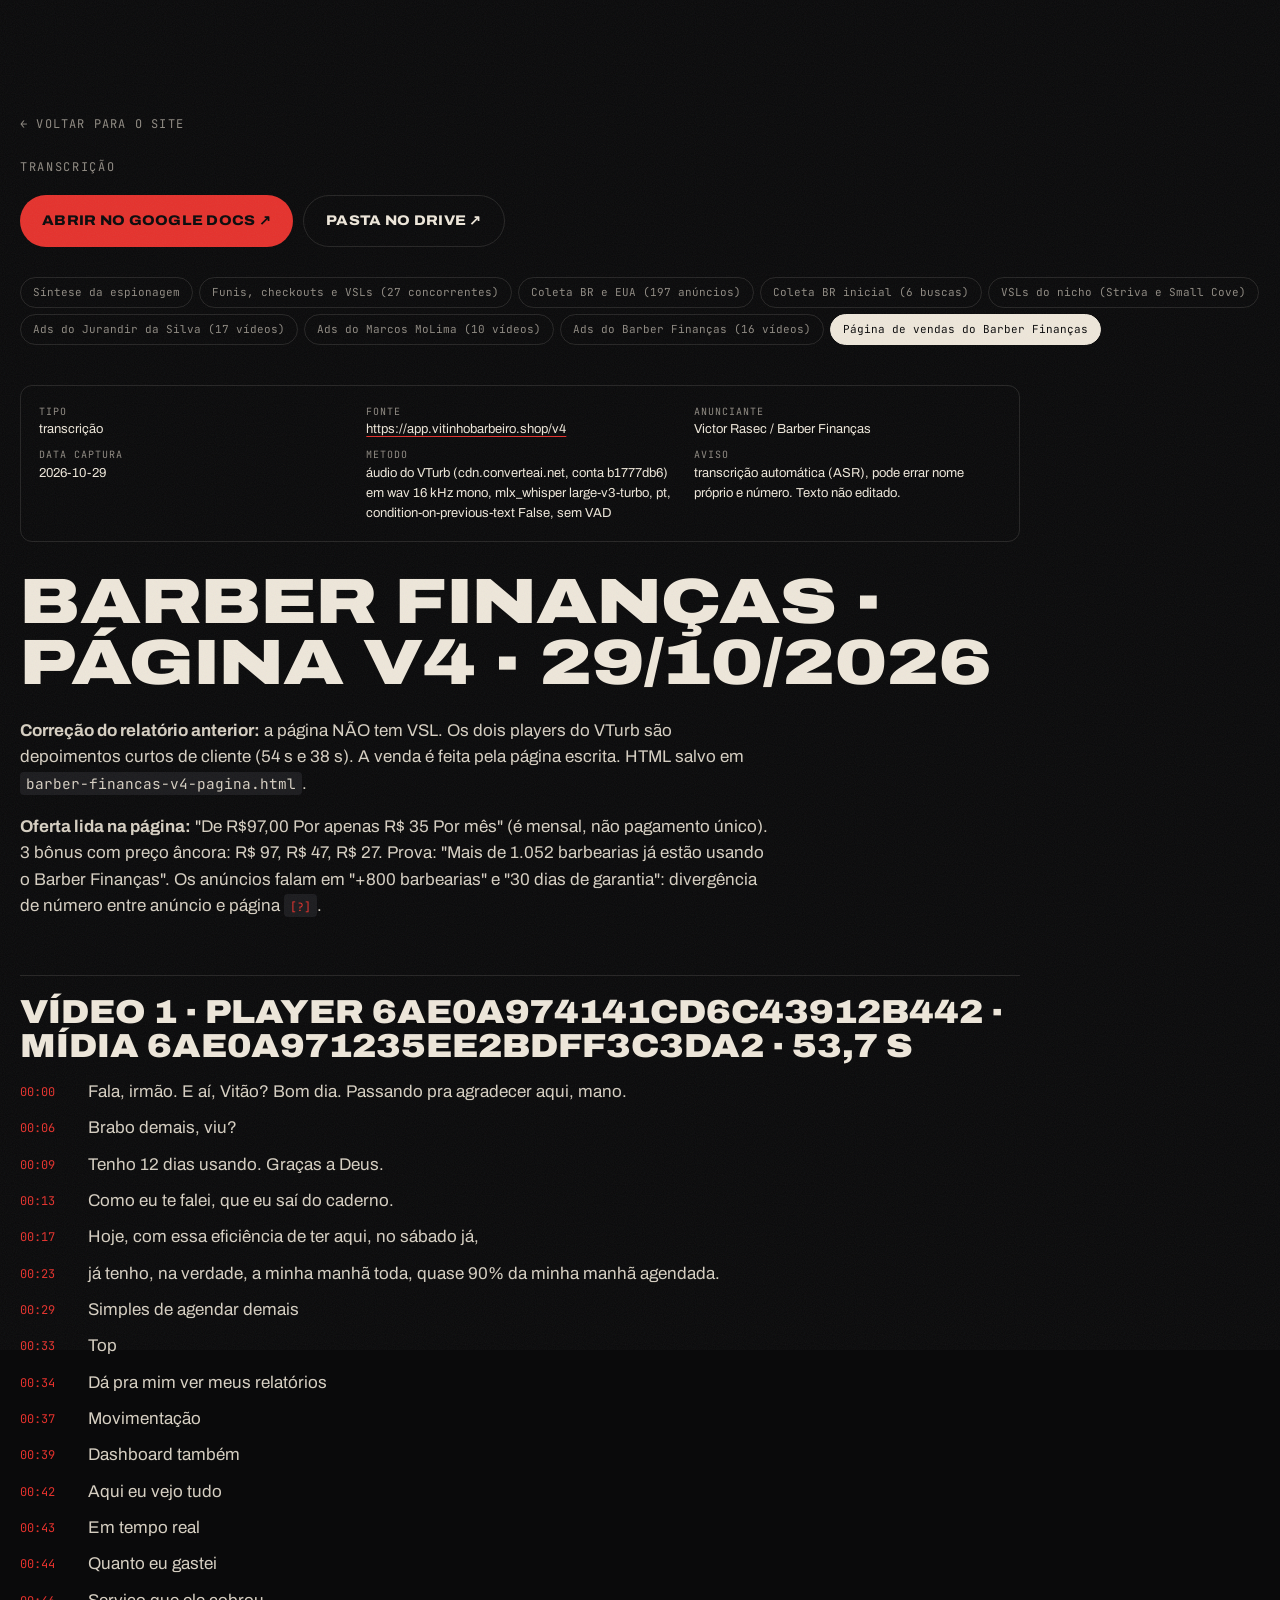
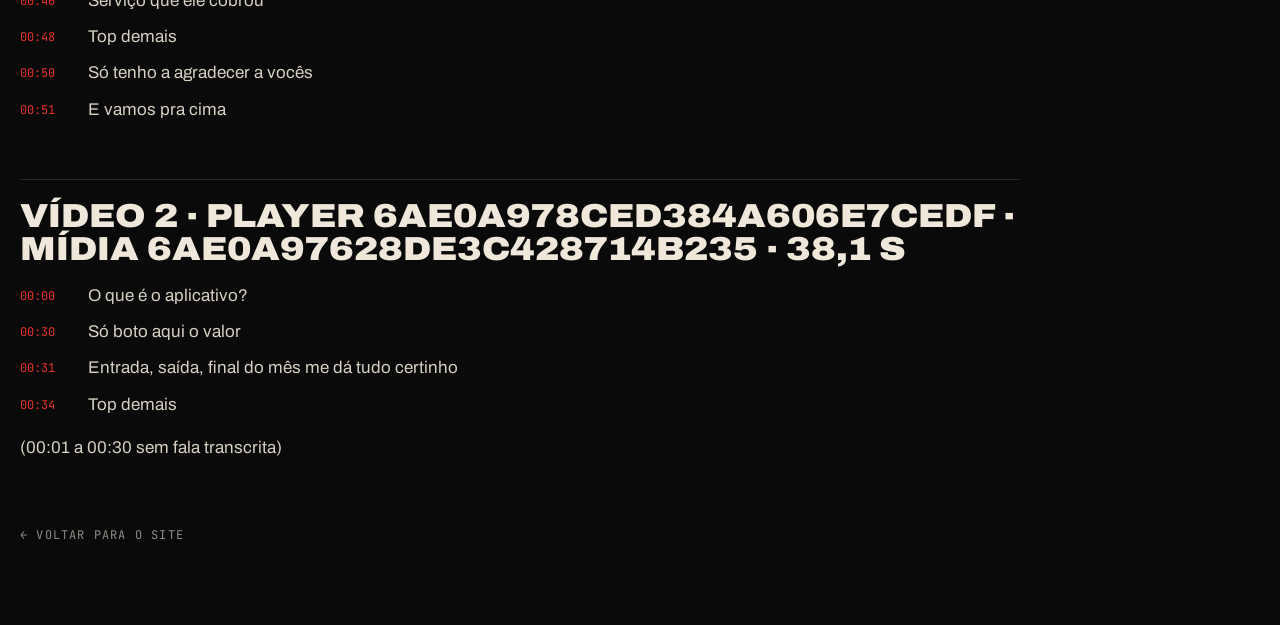
<file: doc-pagina-barber-financas.html>
<!doctype html><html lang="pt-BR"><head><meta charset="utf-8"><meta name="viewport" content="width=device-width, initial-scale=1, viewport-fit=cover"><title>Página de vendas do Barber Finanças · Guto</title><meta name="robots" content="noindex, nofollow"><link rel="preconnect" href="https://fonts.googleapis.com"><link rel="preconnect" href="https://fonts.gstatic.com" crossorigin><link rel="stylesheet" href="https://fonts.googleapis.com/css2?family=Archivo:wdth,wght@62..125,300..900&family=Instrument+Serif:ital@1&family=JetBrains+Mono:wght@400;500&display=swap"><link rel="stylesheet" href="style.css?v=2"></head><body class="doc-page"><main class="wrap"><a class="back" href="index.html">← Voltar para o site</a><p class="eyebrow" style="margin-top:22px">Transcrição</p><div class="doc-actions"><a class="btn" href="https://docs.google.com/document/d/17m9GW-Mlmk6tu3N1bhfhnvUfyqlC1IWUi215XyzCzBc/edit" target="_blank" rel="noopener">Abrir no Google Docs ↗</a><a class="btn ghost" href="https://drive.google.com/drive/folders/1ngniA5bgzAiFlKV6X8Y9plBA5WWAiloD" target="_blank" rel="noopener">Pasta no Drive ↗</a></div><nav class="docnav" aria-label="Documentos"><a href="doc-sintese.html">Síntese da espionagem</a><a href="doc-funis.html">Funis, checkouts e VSLs (27 concorrentes)</a><a href="doc-coleta-br-eua.html">Coleta BR e EUA (197 anúncios)</a><a href="doc-coleta-br-inicial.html">Coleta BR inicial (6 buscas)</a><a href="doc-vsls.html">VSLs do nicho (Striva e Small Cove)</a><a href="doc-ads-jurandir.html">Ads do Jurandir da Silva (17 vídeos)</a><a href="doc-ads-molima.html">Ads do Marcos MoLima (10 vídeos)</a><a href="doc-ads-barber-financas.html">Ads do Barber Finanças (16 vídeos)</a><a href="doc-pagina-barber-financas.html" aria-current="page">Página de vendas do Barber Finanças</a></nav><article class="prose"><dl class="meta"><div><dt>tipo</dt><dd>transcrição</dd></div><div><dt>fonte</dt><dd><a href="https://app.vitinhobarbeiro.shop/v4" target="_blank" rel="noopener">https://app.vitinhobarbeiro.shop/v4</a></dd></div><div><dt>anunciante</dt><dd>Victor Rasec / Barber Finanças</dd></div><div><dt>data captura</dt><dd>2026-10-29</dd></div><div><dt>metodo</dt><dd>áudio do VTurb (cdn.converteai.net, conta b1777db6) em wav 16 kHz mono, mlx_whisper large-v3-turbo, pt, condition-on-previous-text False, sem VAD</dd></div><div><dt>aviso</dt><dd>transcrição automática (ASR), pode errar nome próprio e número. Texto não editado.</dd></div></dl>
<h1 id="barber-finan-as-p-gina-v4-29-10-2026">Barber Finanças · página v4 · 29/10/2026</h1>
<p><strong>Correção do relatório anterior:</strong> a página NÃO tem VSL. Os dois players do VTurb são depoimentos curtos de cliente (54 s e 38 s). A venda é feita pela página escrita. HTML salvo em <code>barber-financas-v4-pagina.html</code>.</p>
<p><strong>Oferta lida na página:</strong> "De R$97,00 Por apenas R$ 35 Por mês" (é mensal, não pagamento único). 3 bônus com preço âncora: R$ 97, R$ 47, R$ 27. Prova: "Mais de 1.052 barbearias já estão usando o Barber Finanças". Os anúncios falam em "+800 barbearias" e "30 dias de garantia": divergência de número entre anúncio e página <code><span class="tag">[?]</span></code>.</p>
<h2 id="v-deo-1-player-6ae0a974141cd6c43912b442-m-dia-6ae0">Vídeo 1 · player 6ae0a974141cd6c43912b442 · mídia 6ae0a971235ee2bdff3c3da2 · 53,7 s</h2>
<p class="seg"><span class="ts">00:00</span>Fala, irmão. E aí, Vitão? Bom dia. Passando pra agradecer aqui, mano.</p>
<p class="seg"><span class="ts">00:06</span>Brabo demais, viu?</p>
<p class="seg"><span class="ts">00:09</span>Tenho 12 dias usando. Graças a Deus.</p>
<p class="seg"><span class="ts">00:13</span>Como eu te falei, que eu saí do caderno.</p>
<p class="seg"><span class="ts">00:17</span>Hoje, com essa eficiência de ter aqui, no sábado já,</p>
<p class="seg"><span class="ts">00:23</span>já tenho, na verdade, a minha manhã toda, quase 90% da minha manhã agendada.</p>
<p class="seg"><span class="ts">00:29</span>Simples de agendar demais</p>
<p class="seg"><span class="ts">00:33</span>Top</p>
<p class="seg"><span class="ts">00:34</span>Dá pra mim ver meus relatórios</p>
<p class="seg"><span class="ts">00:37</span>Movimentação</p>
<p class="seg"><span class="ts">00:39</span>Dashboard também</p>
<p class="seg"><span class="ts">00:42</span>Aqui eu vejo tudo</p>
<p class="seg"><span class="ts">00:43</span>Em tempo real</p>
<p class="seg"><span class="ts">00:44</span>Quanto eu gastei</p>
<p class="seg"><span class="ts">00:46</span>Serviço que ele cobrou</p>
<p class="seg"><span class="ts">00:48</span>Top demais</p>
<p class="seg"><span class="ts">00:50</span>Só tenho a agradecer a vocês</p>
<p class="seg"><span class="ts">00:51</span>E vamos pra cima</p>
<h2 id="v-deo-2-player-6ae0a978ced384a606e7cedf-m-dia-6ae0">Vídeo 2 · player 6ae0a978ced384a606e7cedf · mídia 6ae0a97628de3c428714b235 · 38,1 s</h2>
<p class="seg"><span class="ts">00:00</span>O que é o aplicativo?</p>
<p class="seg"><span class="ts">00:30</span>Só boto aqui o valor</p>
<p class="seg"><span class="ts">00:31</span>Entrada, saída, final do mês me dá tudo certinho</p>
<p class="seg"><span class="ts">00:34</span>Top demais</p>
<p>(00:01 a 00:30 sem fala transcrita)</p></article><p style="margin-top:60px"><a class="back" href="index.html">← Voltar para o site</a></p></main></body></html>
</file>
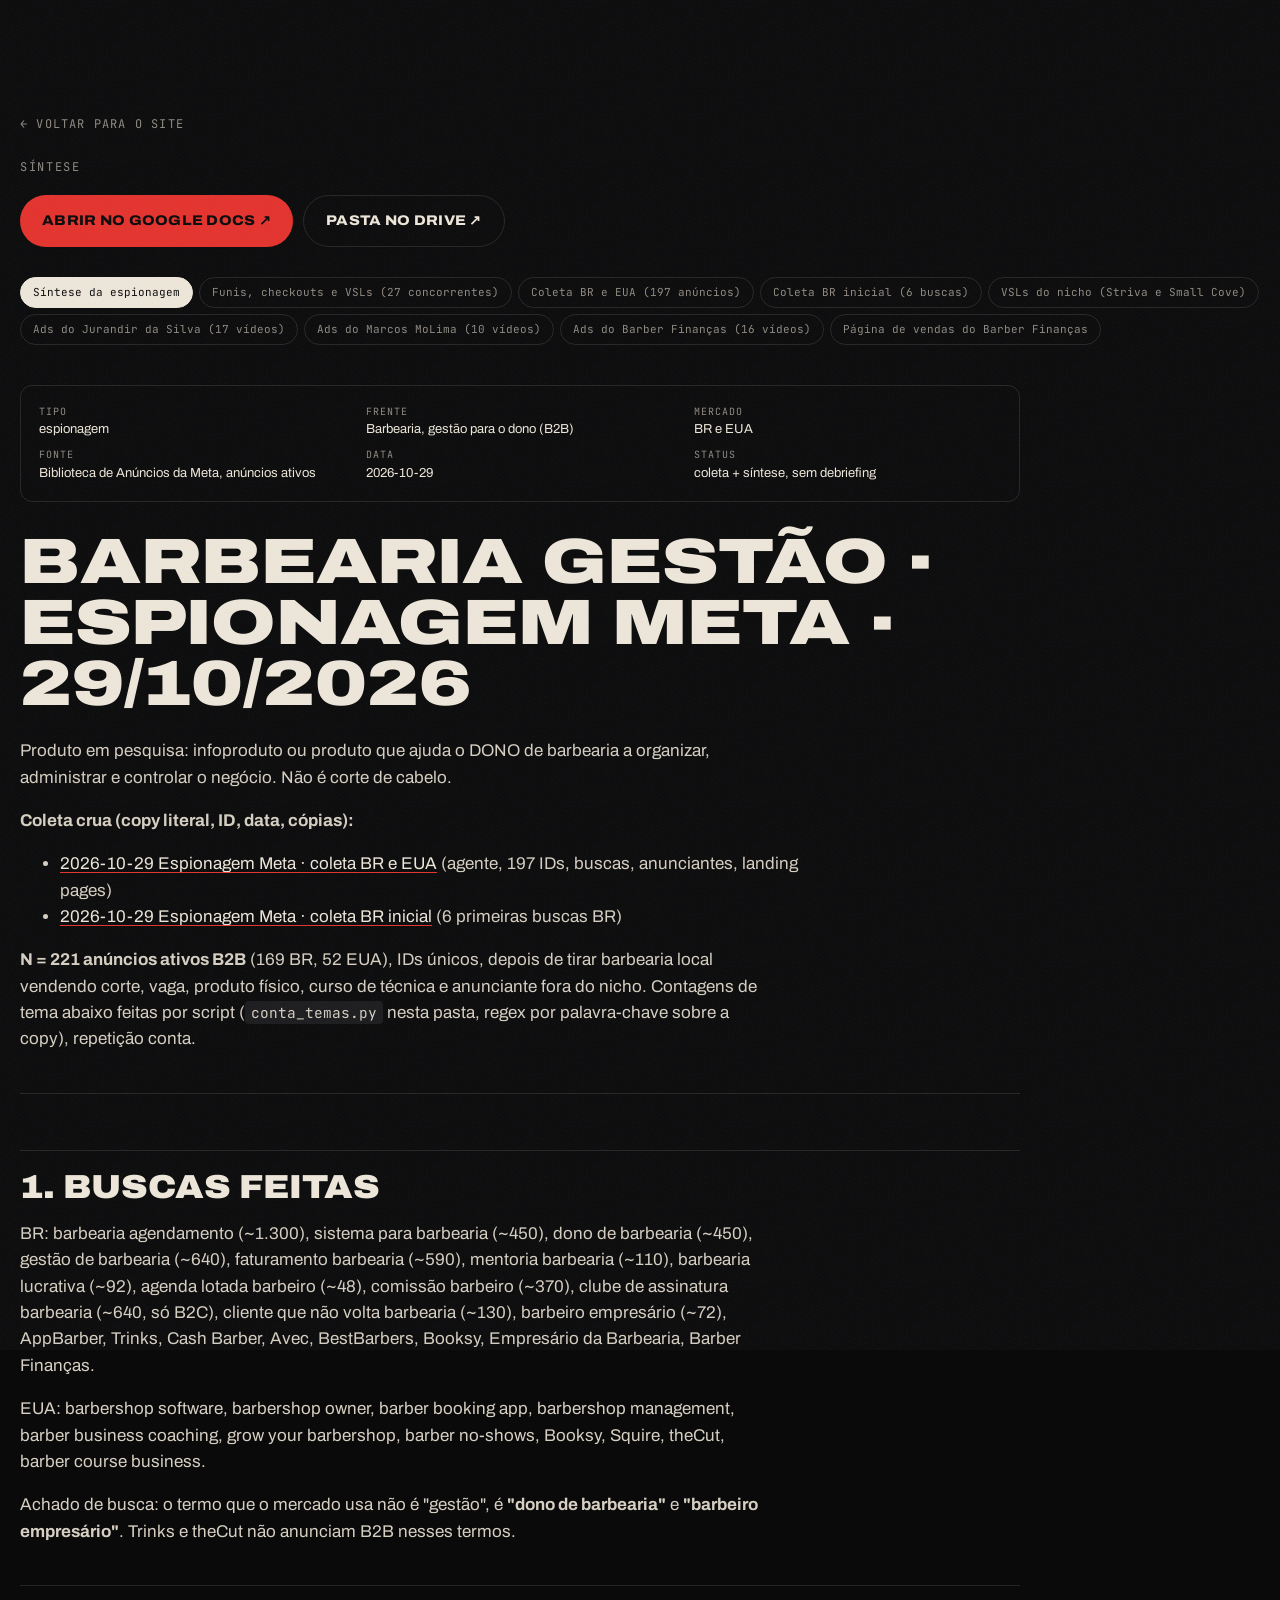
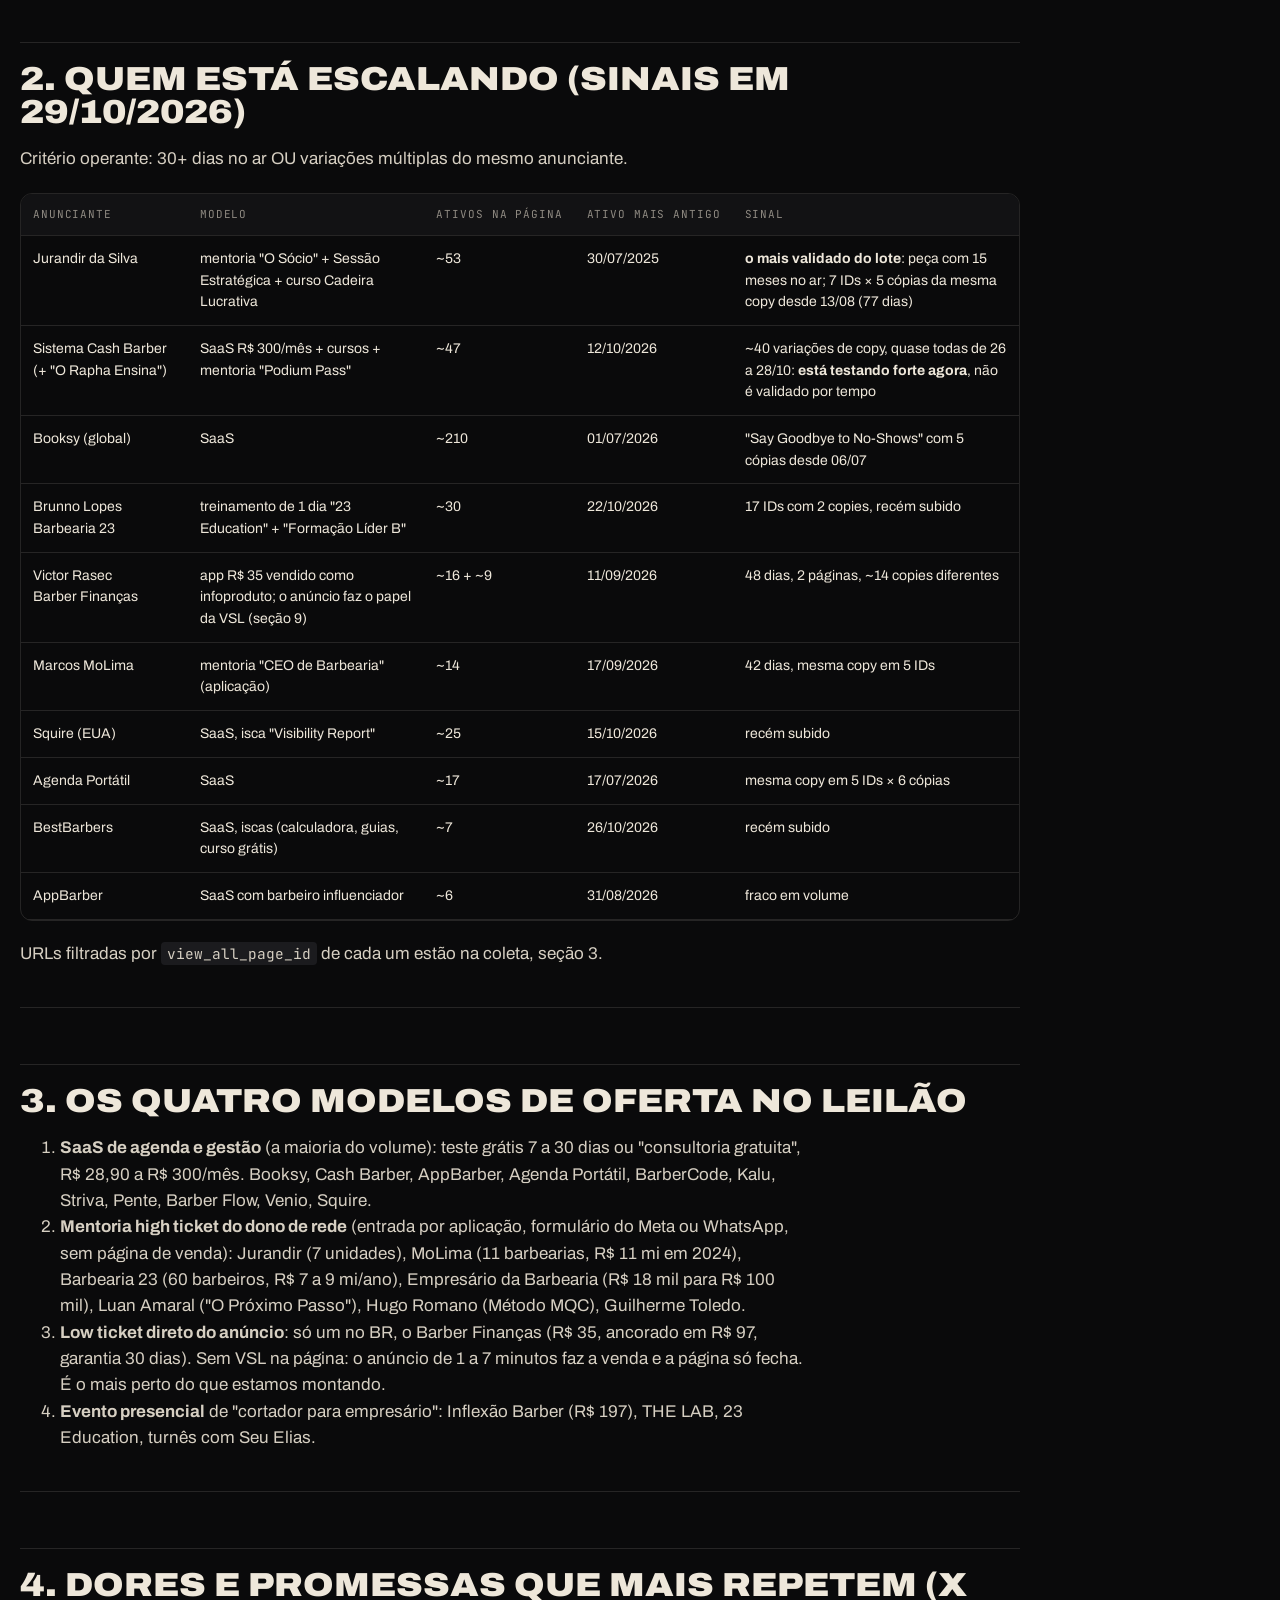
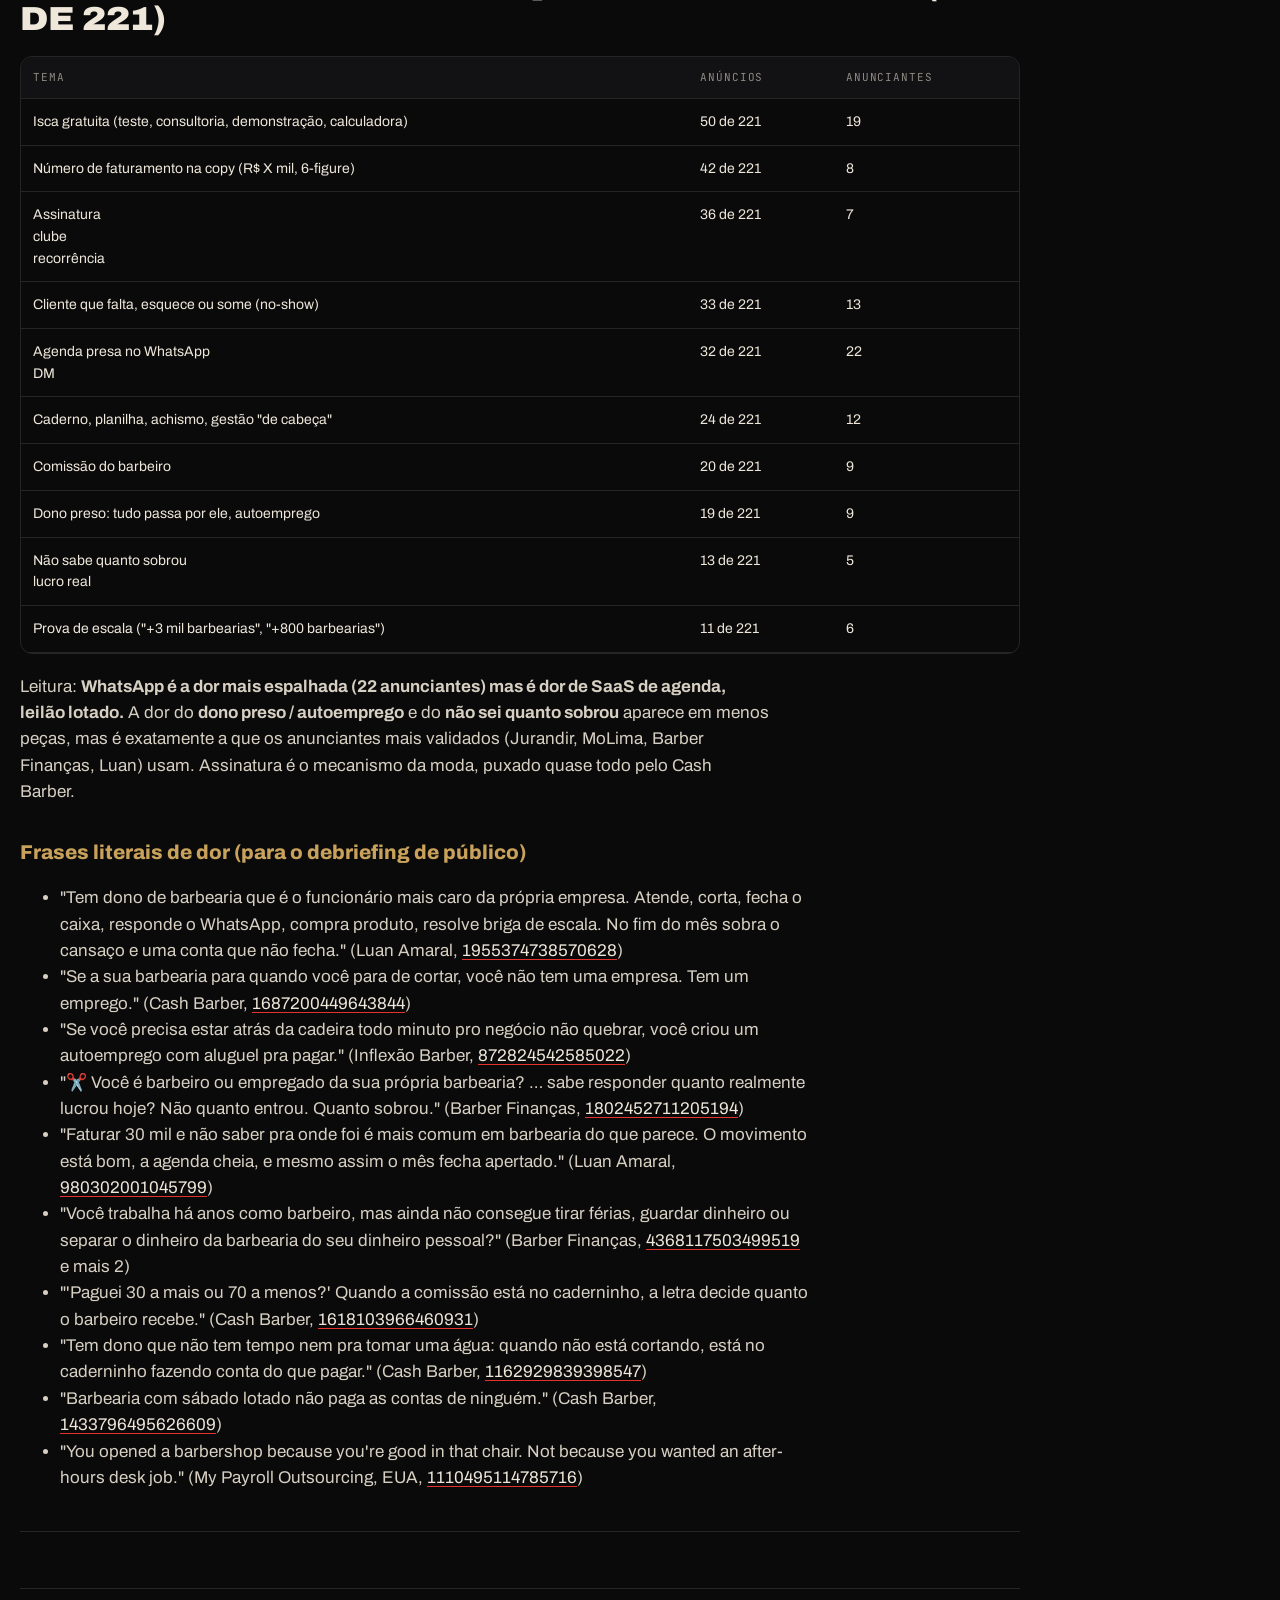
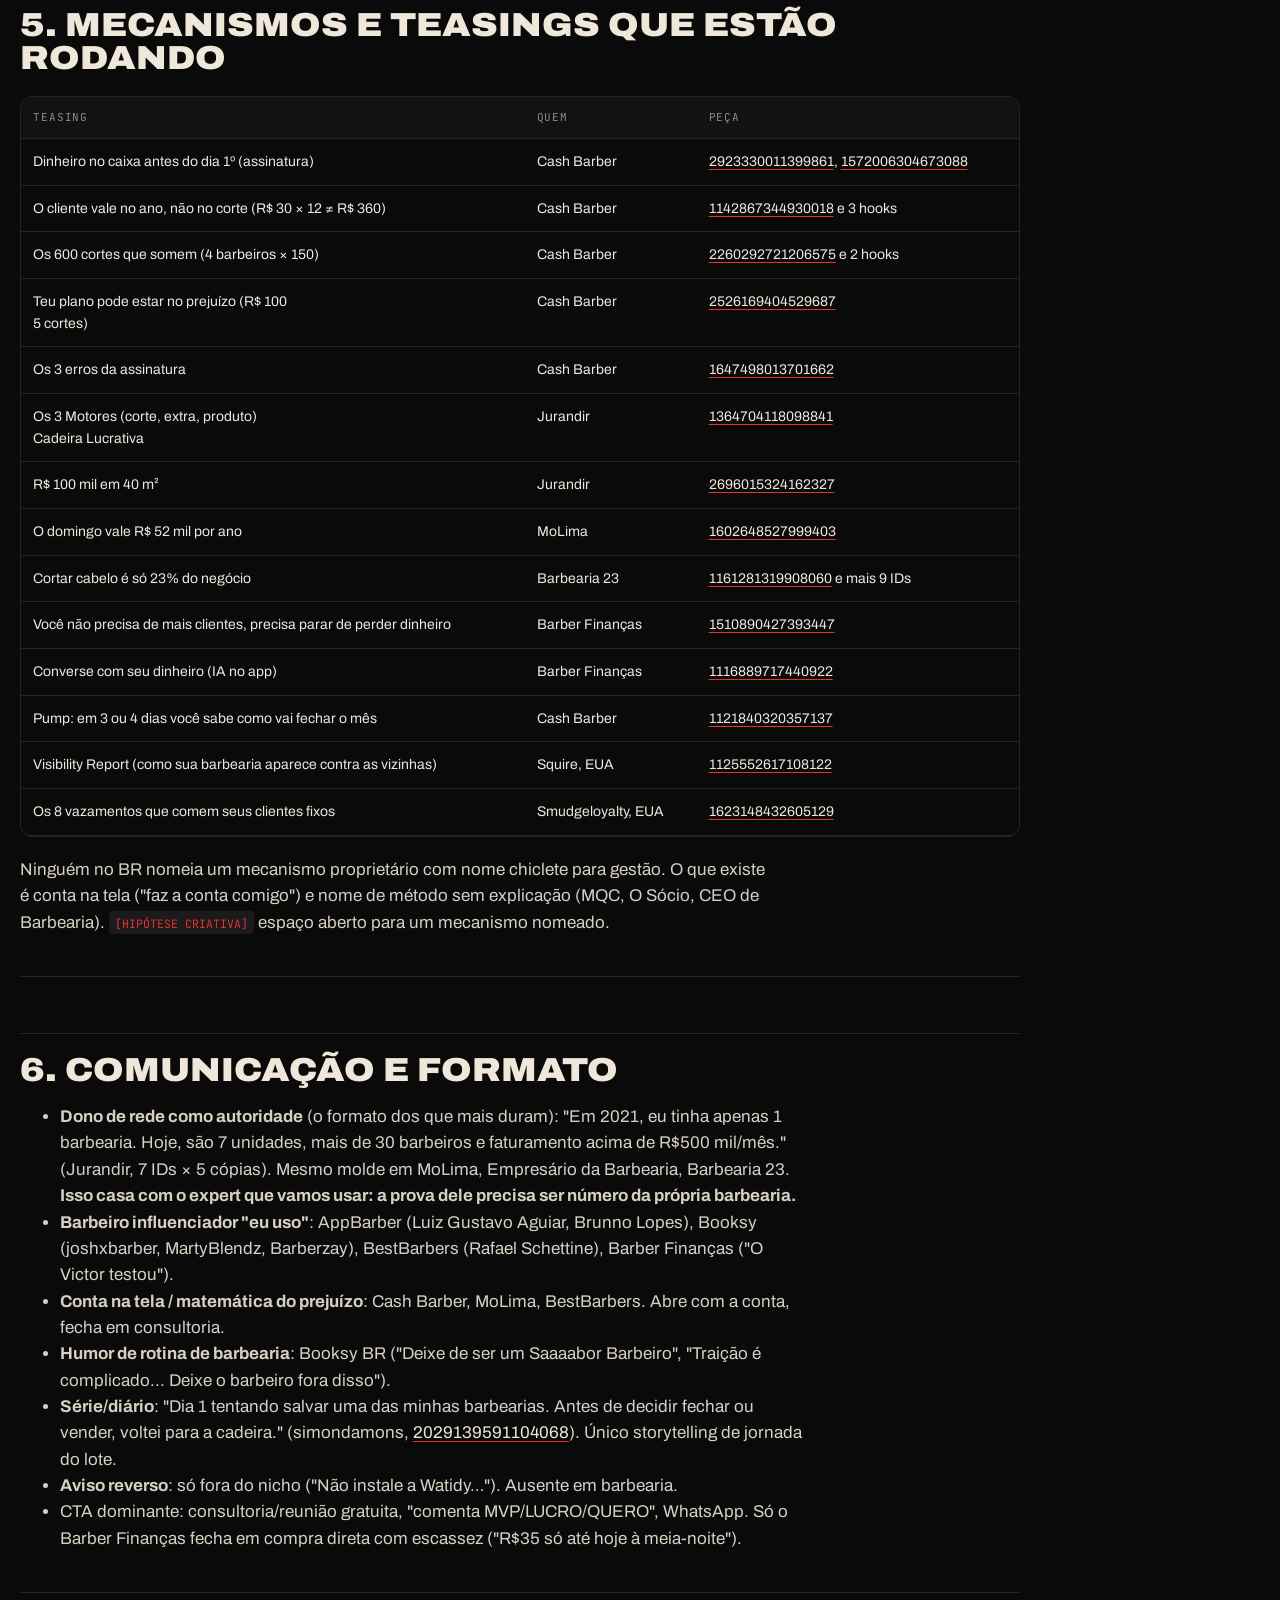
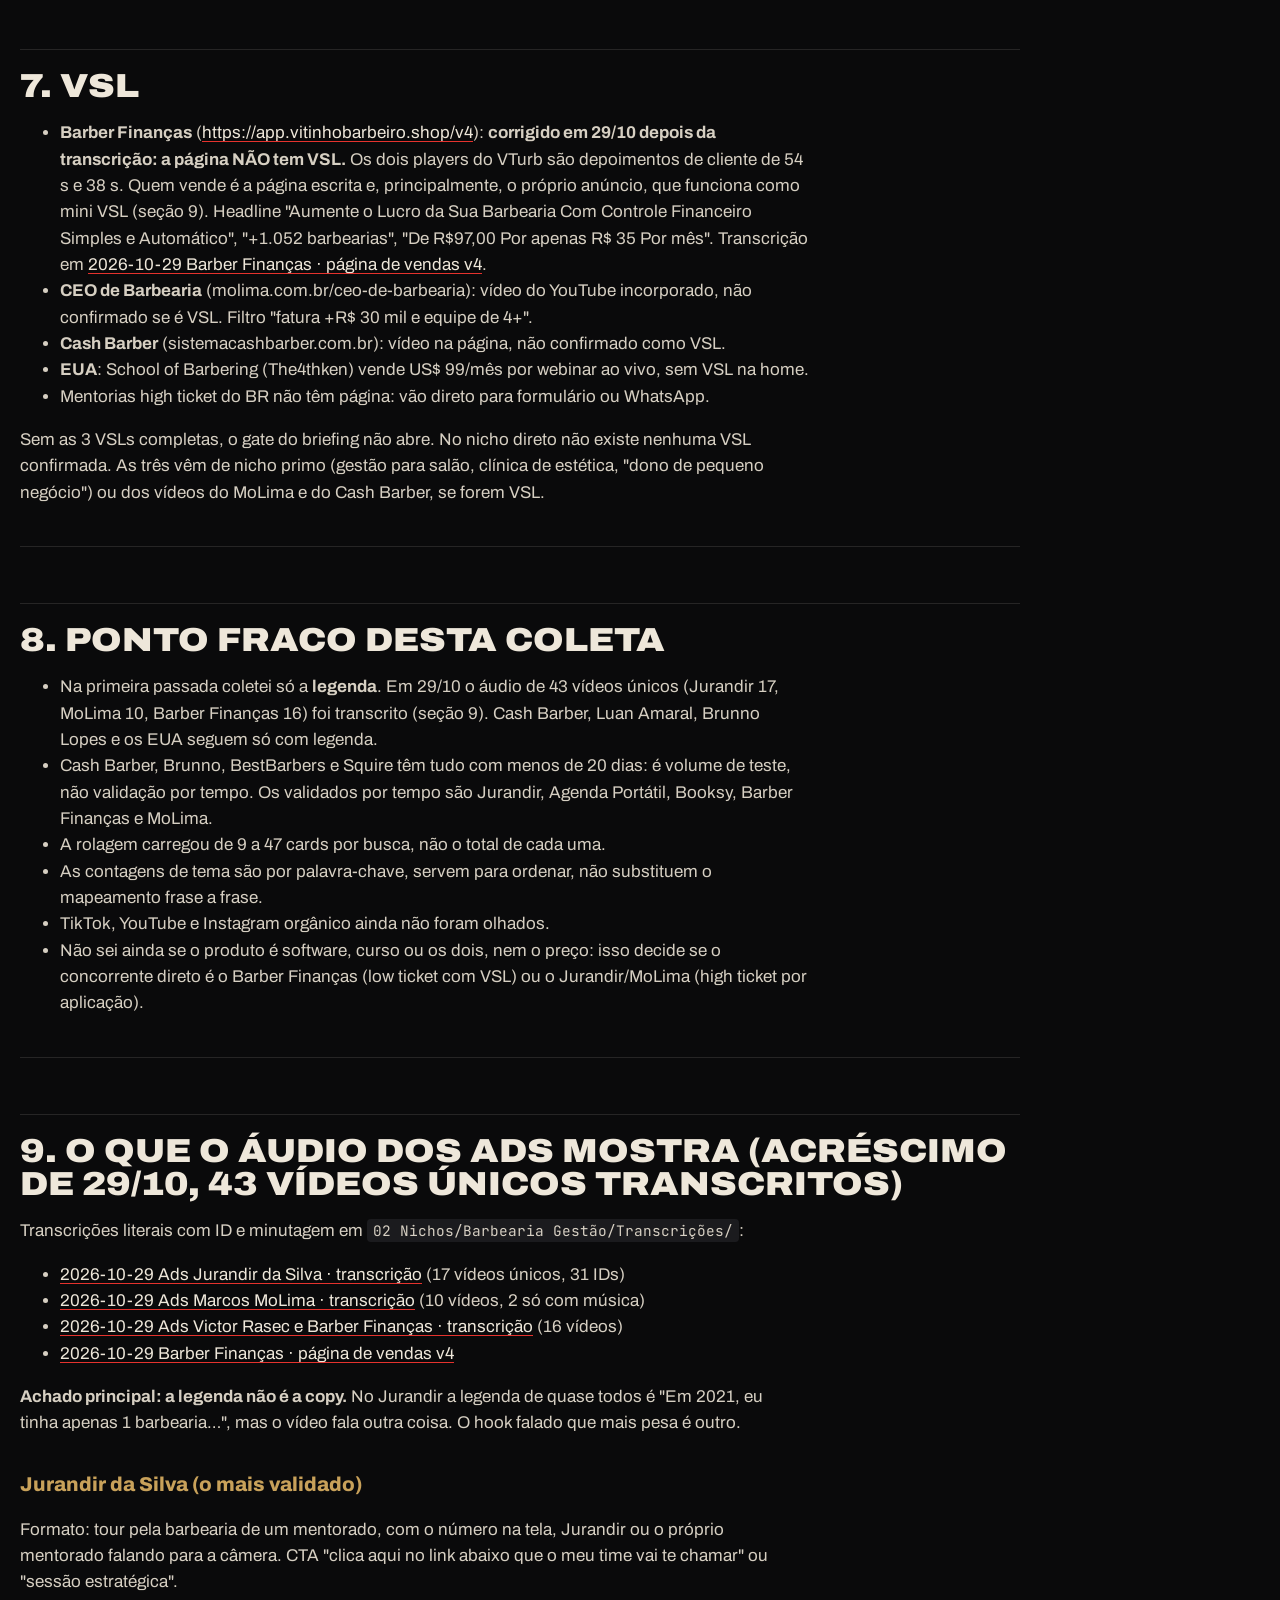
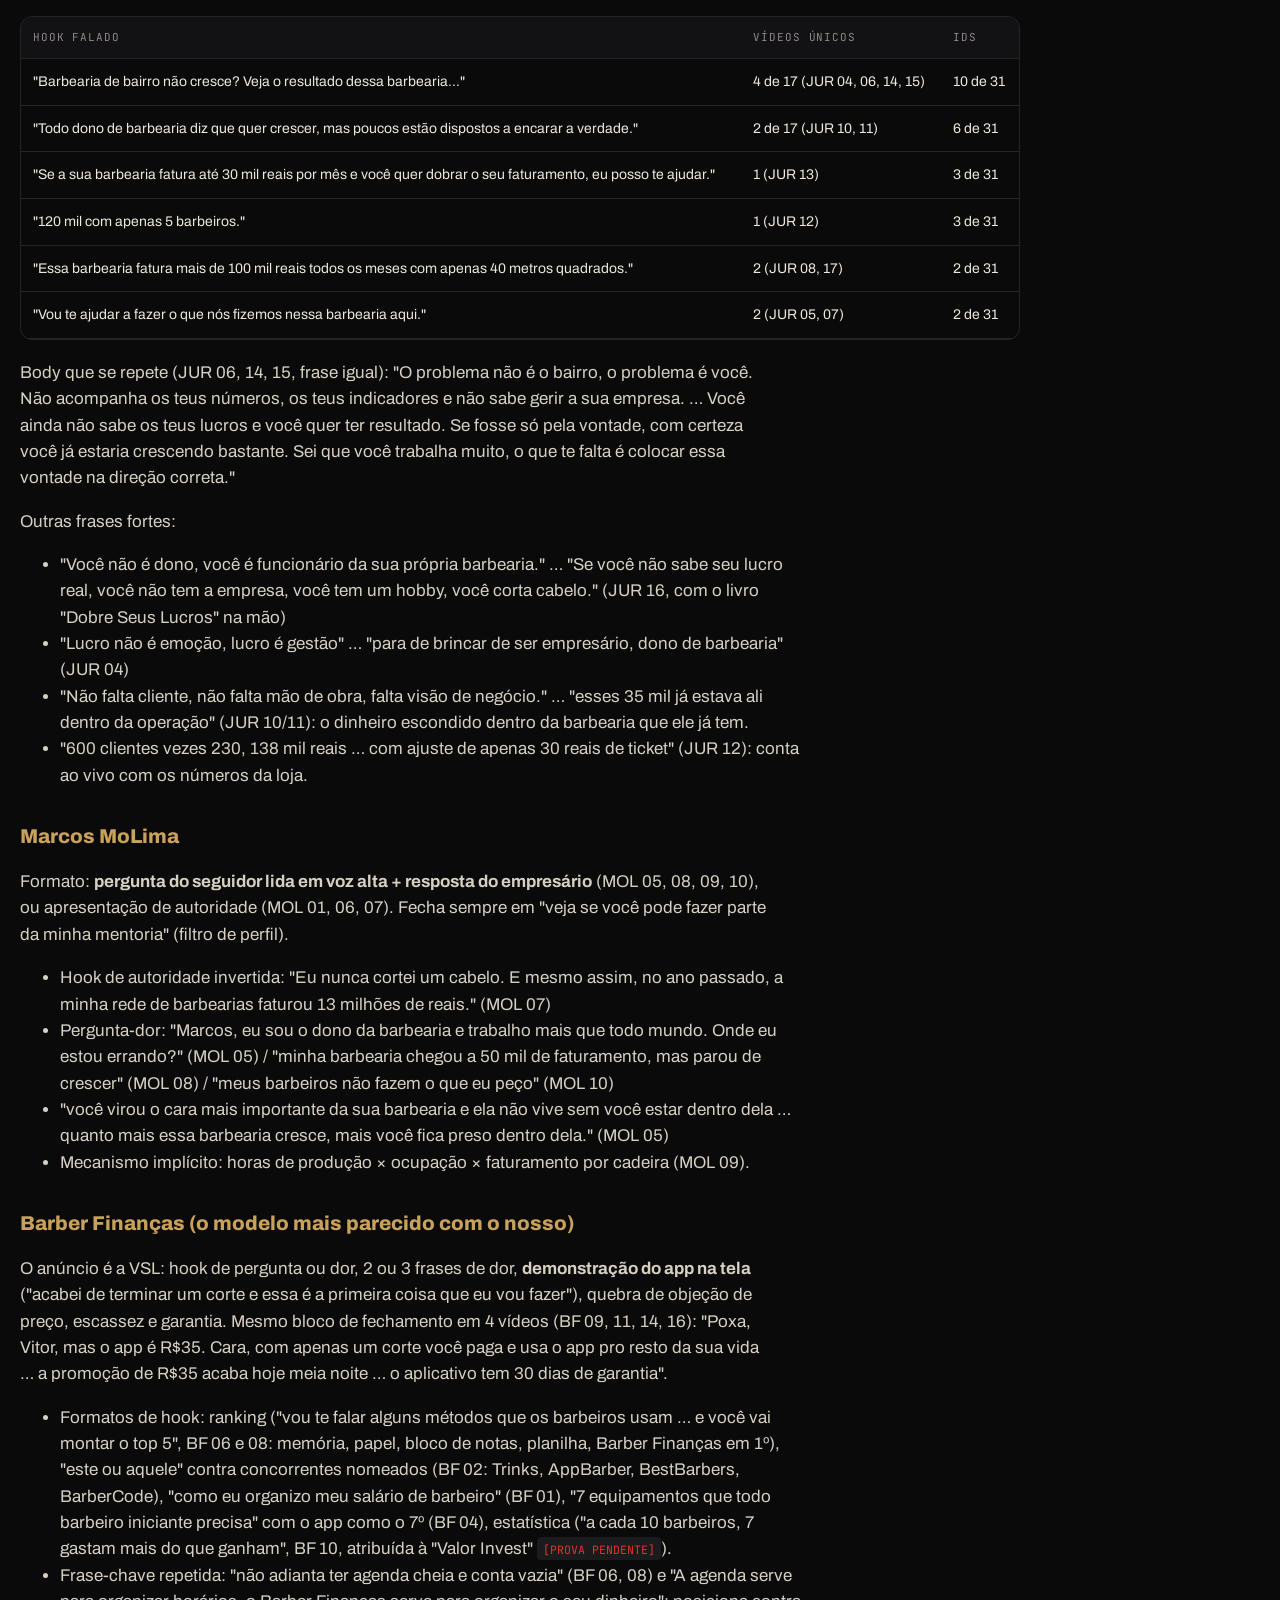
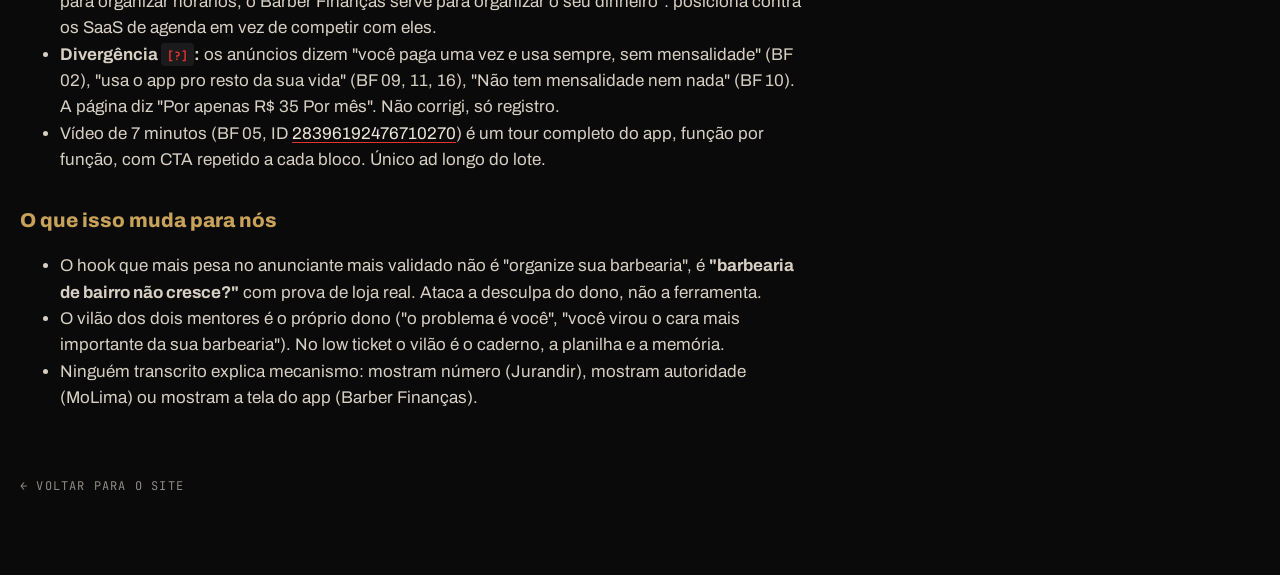
<file: doc-sintese.html>
<!doctype html><html lang="pt-BR"><head><meta charset="utf-8"><meta name="viewport" content="width=device-width, initial-scale=1, viewport-fit=cover"><title>Síntese da espionagem · Guto</title><meta name="robots" content="noindex, nofollow"><link rel="preconnect" href="https://fonts.googleapis.com"><link rel="preconnect" href="https://fonts.gstatic.com" crossorigin><link rel="stylesheet" href="https://fonts.googleapis.com/css2?family=Archivo:wdth,wght@62..125,300..900&family=Instrument+Serif:ital@1&family=JetBrains+Mono:wght@400;500&display=swap"><link rel="stylesheet" href="style.css?v=2"></head><body class="doc-page"><main class="wrap"><a class="back" href="index.html">← Voltar para o site</a><p class="eyebrow" style="margin-top:22px">Síntese</p><div class="doc-actions"><a class="btn" href="https://docs.google.com/document/d/1ErzZEX-AAQfcmU4ZoAU6ZmfZWr1Nq-yLd_xQK-nvw-s/edit" target="_blank" rel="noopener">Abrir no Google Docs ↗</a><a class="btn ghost" href="https://drive.google.com/drive/folders/1ngniA5bgzAiFlKV6X8Y9plBA5WWAiloD" target="_blank" rel="noopener">Pasta no Drive ↗</a></div><nav class="docnav" aria-label="Documentos"><a href="doc-sintese.html" aria-current="page">Síntese da espionagem</a><a href="doc-funis.html">Funis, checkouts e VSLs (27 concorrentes)</a><a href="doc-coleta-br-eua.html">Coleta BR e EUA (197 anúncios)</a><a href="doc-coleta-br-inicial.html">Coleta BR inicial (6 buscas)</a><a href="doc-vsls.html">VSLs do nicho (Striva e Small Cove)</a><a href="doc-ads-jurandir.html">Ads do Jurandir da Silva (17 vídeos)</a><a href="doc-ads-molima.html">Ads do Marcos MoLima (10 vídeos)</a><a href="doc-ads-barber-financas.html">Ads do Barber Finanças (16 vídeos)</a><a href="doc-pagina-barber-financas.html">Página de vendas do Barber Finanças</a></nav><article class="prose"><dl class="meta"><div><dt>tipo</dt><dd>espionagem</dd></div><div><dt>frente</dt><dd>Barbearia, gestão para o dono (B2B)</dd></div><div><dt>mercado</dt><dd>BR e EUA</dd></div><div><dt>fonte</dt><dd>Biblioteca de Anúncios da Meta, anúncios ativos</dd></div><div><dt>data</dt><dd>2026-10-29</dd></div><div><dt>status</dt><dd>coleta + síntese, sem debriefing</dd></div></dl>
<h1 id="barbearia-gest-o-espionagem-meta-29-10-2026">Barbearia Gestão · Espionagem Meta · 29/10/2026</h1>
<p>Produto em pesquisa: infoproduto ou produto que ajuda o DONO de barbearia a organizar, administrar e controlar o negócio. Não é corte de cabelo.</p>
<p><strong>Coleta crua (copy literal, ID, data, cópias):</strong></p>
<ul><li><a href="doc-coleta-br-eua.html">2026-10-29 Espionagem Meta · coleta BR e EUA</a> (agente, 197 IDs, buscas, anunciantes, landing pages)</li><li><a href="doc-coleta-br-inicial.html">2026-10-29 Espionagem Meta · coleta BR inicial</a> (6 primeiras buscas BR)</li></ul>
<p><strong>N = 221 anúncios ativos B2B</strong> (169 BR, 52 EUA), IDs únicos, depois de tirar barbearia local vendendo corte, vaga, produto físico, curso de técnica e anunciante fora do nicho. Contagens de tema abaixo feitas por script (<code>conta_temas.py</code> nesta pasta, regex por palavra-chave sobre a copy), repetição conta.</p>
<hr>
<h2 id="1-buscas-feitas">1. Buscas feitas</h2>
<p>BR: barbearia agendamento (~1.300), sistema para barbearia (~450), dono de barbearia (~450), gestão de barbearia (~640), faturamento barbearia (~590), mentoria barbearia (~110), barbearia lucrativa (~92), agenda lotada barbeiro (~48), comissão barbeiro (~370), clube de assinatura barbearia (~640, só B2C), cliente que não volta barbearia (~130), barbeiro empresário (~72), AppBarber, Trinks, Cash Barber, Avec, BestBarbers, Booksy, Empresário da Barbearia, Barber Finanças.</p>
<p>EUA: barbershop software, barbershop owner, barber booking app, barbershop management, barber business coaching, grow your barbershop, barber no-shows, Booksy, Squire, theCut, barber course business.</p>
<p>Achado de busca: o termo que o mercado usa não é "gestão", é <strong>"dono de barbearia"</strong> e <strong>"barbeiro empresário"</strong>. Trinks e theCut não anunciam B2B nesses termos.</p>
<hr>
<h2 id="2-quem-est-escalando-sinais-em-29-10-2026">2. Quem está escalando (sinais em 29/10/2026)</h2>
<p>Critério operante: 30+ dias no ar OU variações múltiplas do mesmo anunciante.</p>
<div class="table-wrap"><table><thead><tr><th>Anunciante</th><th>Modelo</th><th>Ativos na página</th><th>Ativo mais antigo</th><th>Sinal</th></tr></thead><tbody><tr><td>Jurandir da Silva</td><td>mentoria "O Sócio" + Sessão Estratégica + curso Cadeira Lucrativa</td><td>~53</td><td>30/07/2025</td><td><strong>o mais validado do lote</strong>: peça com 15 meses no ar; 7 IDs × 5 cópias da mesma copy desde 13/08 (77 dias)</td></tr><tr><td>Sistema Cash Barber (+ "O Rapha Ensina")</td><td>SaaS R$ 300/mês + cursos + mentoria "Podium Pass"</td><td>~47</td><td>12/10/2026</td><td>~40 variações de copy, quase todas de 26 a 28/10: <strong>está testando forte agora</strong>, não é validado por tempo</td></tr><tr><td>Booksy (global)</td><td>SaaS</td><td>~210</td><td>01/07/2026</td><td>"Say Goodbye to No-Shows" com 5 cópias desde 06/07</td></tr><tr><td>Brunno Lopes<br>Barbearia 23</td><td>treinamento de 1 dia "23 Education" + "Formação Líder B"</td><td>~30</td><td>22/10/2026</td><td>17 IDs com 2 copies, recém subido</td></tr><tr><td>Victor Rasec<br>Barber Finanças</td><td>app R$ 35 vendido como infoproduto; o anúncio faz o papel da VSL (seção 9)</td><td>~16 + ~9</td><td>11/09/2026</td><td>48 dias, 2 páginas, ~14 copies diferentes</td></tr><tr><td>Marcos MoLima</td><td>mentoria "CEO de Barbearia" (aplicação)</td><td>~14</td><td>17/09/2026</td><td>42 dias, mesma copy em 5 IDs</td></tr><tr><td>Squire (EUA)</td><td>SaaS, isca "Visibility Report"</td><td>~25</td><td>15/10/2026</td><td>recém subido</td></tr><tr><td>Agenda Portátil</td><td>SaaS</td><td>~17</td><td>17/07/2026</td><td>mesma copy em 5 IDs × 6 cópias</td></tr><tr><td>BestBarbers</td><td>SaaS, iscas (calculadora, guias, curso grátis)</td><td>~7</td><td>26/10/2026</td><td>recém subido</td></tr><tr><td>AppBarber</td><td>SaaS com barbeiro influenciador</td><td>~6</td><td>31/08/2026</td><td>fraco em volume</td></tr></tbody></table></div>
<p>URLs filtradas por <code>view_all_page_id</code> de cada um estão na coleta, seção 3.</p>
<hr>
<h2 id="3-os-quatro-modelos-de-oferta-no-leil-o">3. Os quatro modelos de oferta no leilão</h2>
<ol><li><strong>SaaS de agenda e gestão</strong> (a maioria do volume): teste grátis 7 a 30 dias ou "consultoria gratuita", R$ 28,90 a R$ 300/mês. Booksy, Cash Barber, AppBarber, Agenda Portátil, BarberCode, Kalu, Striva, Pente, Barber Flow, Venio, Squire.</li><li><strong>Mentoria high ticket do dono de rede</strong> (entrada por aplicação, formulário do Meta ou WhatsApp, sem página de venda): Jurandir (7 unidades), MoLima (11 barbearias, R$ 11 mi em 2024), Barbearia 23 (60 barbeiros, R$ 7 a 9 mi/ano), Empresário da Barbearia (R$ 18 mil para R$ 100 mil), Luan Amaral ("O Próximo Passo"), Hugo Romano (Método MQC), Guilherme Toledo.</li><li><strong>Low ticket direto do anúncio</strong>: só um no BR, o Barber Finanças (R$ 35, ancorado em R$ 97, garantia 30 dias). Sem VSL na página: o anúncio de 1 a 7 minutos faz a venda e a página só fecha. É o mais perto do que estamos montando.</li><li><strong>Evento presencial</strong> de "cortador para empresário": Inflexão Barber (R$ 197), THE LAB, 23 Education, turnês com Seu Elias.</li></ol>
<hr>
<h2 id="4-dores-e-promessas-que-mais-repetem-x-de-221">4. Dores e promessas que mais repetem (X de 221)</h2>
<div class="table-wrap"><table><thead><tr><th>Tema</th><th>Anúncios</th><th>Anunciantes</th></tr></thead><tbody><tr><td>Isca gratuita (teste, consultoria, demonstração, calculadora)</td><td>50 de 221</td><td>19</td></tr><tr><td>Número de faturamento na copy (R$ X mil, 6-figure)</td><td>42 de 221</td><td>8</td></tr><tr><td>Assinatura<br>clube<br>recorrência</td><td>36 de 221</td><td>7</td></tr><tr><td>Cliente que falta, esquece ou some (no-show)</td><td>33 de 221</td><td>13</td></tr><tr><td>Agenda presa no WhatsApp<br>DM</td><td>32 de 221</td><td>22</td></tr><tr><td>Caderno, planilha, achismo, gestão "de cabeça"</td><td>24 de 221</td><td>12</td></tr><tr><td>Comissão do barbeiro</td><td>20 de 221</td><td>9</td></tr><tr><td>Dono preso: tudo passa por ele, autoemprego</td><td>19 de 221</td><td>9</td></tr><tr><td>Não sabe quanto sobrou<br>lucro real</td><td>13 de 221</td><td>5</td></tr><tr><td>Prova de escala ("+3 mil barbearias", "+800 barbearias")</td><td>11 de 221</td><td>6</td></tr></tbody></table></div>
<p>Leitura: <strong>WhatsApp é a dor mais espalhada (22 anunciantes) mas é dor de SaaS de agenda, leilão lotado.</strong> A dor do <strong>dono preso / autoemprego</strong> e do <strong>não sei quanto sobrou</strong> aparece em menos peças, mas é exatamente a que os anunciantes mais validados (Jurandir, MoLima, Barber Finanças, Luan) usam. Assinatura é o mecanismo da moda, puxado quase todo pelo Cash Barber.</p>
<h3 id="frases-literais-de-dor-para-o-debriefing-de-p-blic">Frases literais de dor (para o debriefing de público)</h3>
<ul><li>"Tem dono de barbearia que é o funcionário mais caro da própria empresa. Atende, corta, fecha o caixa, responde o WhatsApp, compra produto, resolve briga de escala. No fim do mês sobra o cansaço e uma conta que não fecha." (Luan Amaral, <a href="https://www.facebook.com/ads/library/?id=1955374738570628" target="_blank" rel="noopener">1955374738570628</a>)</li><li>"Se a sua barbearia para quando você para de cortar, você não tem uma empresa. Tem um emprego." (Cash Barber, <a href="https://www.facebook.com/ads/library/?id=1687200449643844" target="_blank" rel="noopener">1687200449643844</a>)</li><li>"Se você precisa estar atrás da cadeira todo minuto pro negócio não quebrar, você criou um autoemprego com aluguel pra pagar." (Inflexão Barber, <a href="https://www.facebook.com/ads/library/?id=872824542585022" target="_blank" rel="noopener">872824542585022</a>)</li><li>"✂️ Você é barbeiro ou empregado da sua própria barbearia? … sabe responder quanto realmente lucrou hoje? Não quanto entrou. Quanto sobrou." (Barber Finanças, <a href="https://www.facebook.com/ads/library/?id=1802452711205194" target="_blank" rel="noopener">1802452711205194</a>)</li><li>"Faturar 30 mil e não saber pra onde foi é mais comum em barbearia do que parece. O movimento está bom, a agenda cheia, e mesmo assim o mês fecha apertado." (Luan Amaral, <a href="https://www.facebook.com/ads/library/?id=980302001045799" target="_blank" rel="noopener">980302001045799</a>)</li><li>"Você trabalha há anos como barbeiro, mas ainda não consegue tirar férias, guardar dinheiro ou separar o dinheiro da barbearia do seu dinheiro pessoal?" (Barber Finanças, <a href="https://www.facebook.com/ads/library/?id=4368117503499519" target="_blank" rel="noopener">4368117503499519</a> e mais 2)</li><li>"'Paguei 30 a mais ou 70 a menos?' Quando a comissão está no caderninho, a letra decide quanto o barbeiro recebe." (Cash Barber, <a href="https://www.facebook.com/ads/library/?id=1618103966460931" target="_blank" rel="noopener">1618103966460931</a>)</li><li>"Tem dono que não tem tempo nem pra tomar uma água: quando não está cortando, está no caderninho fazendo conta do que pagar." (Cash Barber, <a href="https://www.facebook.com/ads/library/?id=1162929839398547" target="_blank" rel="noopener">1162929839398547</a>)</li><li>"Barbearia com sábado lotado não paga as contas de ninguém." (Cash Barber, <a href="https://www.facebook.com/ads/library/?id=1433796495626609" target="_blank" rel="noopener">1433796495626609</a>)</li><li>"You opened a barbershop because you're good in that chair. Not because you wanted an after-hours desk job." (My Payroll Outsourcing, EUA, <a href="https://www.facebook.com/ads/library/?id=1110495114785716" target="_blank" rel="noopener">1110495114785716</a>)</li></ul>
<hr>
<h2 id="5-mecanismos-e-teasings-que-est-o-rodando">5. Mecanismos e teasings que estão rodando</h2>
<div class="table-wrap"><table><thead><tr><th>Teasing</th><th>Quem</th><th>Peça</th></tr></thead><tbody><tr><td>Dinheiro no caixa antes do dia 1º (assinatura)</td><td>Cash Barber</td><td><a href="https://www.facebook.com/ads/library/?id=2923330011399861" target="_blank" rel="noopener">2923330011399861</a>, <a href="https://www.facebook.com/ads/library/?id=1572006304673088" target="_blank" rel="noopener">1572006304673088</a></td></tr><tr><td>O cliente vale no ano, não no corte (R$ 30 × 12 ≠ R$ 360)</td><td>Cash Barber</td><td><a href="https://www.facebook.com/ads/library/?id=1142867344930018" target="_blank" rel="noopener">1142867344930018</a> e 3 hooks</td></tr><tr><td>Os 600 cortes que somem (4 barbeiros × 150)</td><td>Cash Barber</td><td><a href="https://www.facebook.com/ads/library/?id=2260292721206575" target="_blank" rel="noopener">2260292721206575</a> e 2 hooks</td></tr><tr><td>Teu plano pode estar no prejuízo (R$ 100<br>5 cortes)</td><td>Cash Barber</td><td><a href="https://www.facebook.com/ads/library/?id=2526169404529687" target="_blank" rel="noopener">2526169404529687</a></td></tr><tr><td>Os 3 erros da assinatura</td><td>Cash Barber</td><td><a href="https://www.facebook.com/ads/library/?id=1647498013701662" target="_blank" rel="noopener">1647498013701662</a></td></tr><tr><td>Os 3 Motores (corte, extra, produto)<br>Cadeira Lucrativa</td><td>Jurandir</td><td><a href="https://www.facebook.com/ads/library/?id=1364704118098841" target="_blank" rel="noopener">1364704118098841</a></td></tr><tr><td>R$ 100 mil em 40 m²</td><td>Jurandir</td><td><a href="https://www.facebook.com/ads/library/?id=2696015324162327" target="_blank" rel="noopener">2696015324162327</a></td></tr><tr><td>O domingo vale R$ 52 mil por ano</td><td>MoLima</td><td><a href="https://www.facebook.com/ads/library/?id=1602648527999403" target="_blank" rel="noopener">1602648527999403</a></td></tr><tr><td>Cortar cabelo é só 23% do negócio</td><td>Barbearia 23</td><td><a href="https://www.facebook.com/ads/library/?id=1161281319908060" target="_blank" rel="noopener">1161281319908060</a> e mais 9 IDs</td></tr><tr><td>Você não precisa de mais clientes, precisa parar de perder dinheiro</td><td>Barber Finanças</td><td><a href="https://www.facebook.com/ads/library/?id=1510890427393447" target="_blank" rel="noopener">1510890427393447</a></td></tr><tr><td>Converse com seu dinheiro (IA no app)</td><td>Barber Finanças</td><td><a href="https://www.facebook.com/ads/library/?id=1116889717440922" target="_blank" rel="noopener">1116889717440922</a></td></tr><tr><td>Pump: em 3 ou 4 dias você sabe como vai fechar o mês</td><td>Cash Barber</td><td><a href="https://www.facebook.com/ads/library/?id=1121840320357137" target="_blank" rel="noopener">1121840320357137</a></td></tr><tr><td>Visibility Report (como sua barbearia aparece contra as vizinhas)</td><td>Squire, EUA</td><td><a href="https://www.facebook.com/ads/library/?id=1125552617108122" target="_blank" rel="noopener">1125552617108122</a></td></tr><tr><td>Os 8 vazamentos que comem seus clientes fixos</td><td>Smudgeloyalty, EUA</td><td><a href="https://www.facebook.com/ads/library/?id=1623148432605129" target="_blank" rel="noopener">1623148432605129</a></td></tr></tbody></table></div>
<p>Ninguém no BR nomeia um mecanismo proprietário com nome chiclete para gestão. O que existe é conta na tela ("faz a conta comigo") e nome de método sem explicação (MQC, O Sócio, CEO de Barbearia). <code><span class="tag">[HIPÓTESE CRIATIVA]</span></code> espaço aberto para um mecanismo nomeado.</p>
<hr>
<h2 id="6-comunica-o-e-formato">6. Comunicação e formato</h2>
<ul><li><strong>Dono de rede como autoridade</strong> (o formato dos que mais duram): "Em 2021, eu tinha apenas 1 barbearia. Hoje, são 7 unidades, mais de 30 barbeiros e faturamento acima de R$500 mil/mês." (Jurandir, 7 IDs × 5 cópias). Mesmo molde em MoLima, Empresário da Barbearia, Barbearia 23. <strong>Isso casa com o expert que vamos usar: a prova dele precisa ser número da própria barbearia.</strong></li><li><strong>Barbeiro influenciador "eu uso"</strong>: AppBarber (Luiz Gustavo Aguiar, Brunno Lopes), Booksy (joshxbarber, MartyBlendz, Barberzay), BestBarbers (Rafael Schettine), Barber Finanças ("O Victor testou").</li><li><strong>Conta na tela / matemática do prejuízo</strong>: Cash Barber, MoLima, BestBarbers. Abre com a conta, fecha em consultoria.</li><li><strong>Humor de rotina de barbearia</strong>: Booksy BR ("Deixe de ser um Saaaabor Barbeiro", "Traição é complicado... Deixe o barbeiro fora disso").</li><li><strong>Série/diário</strong>: "Dia 1 tentando salvar uma das minhas barbearias. Antes de decidir fechar ou vender, voltei para a cadeira." (simondamons, <a href="https://www.facebook.com/ads/library/?id=2029139591104068" target="_blank" rel="noopener">2029139591104068</a>). Único storytelling de jornada do lote.</li><li><strong>Aviso reverso</strong>: só fora do nicho ("Não instale a Watidy…"). Ausente em barbearia.</li><li>CTA dominante: consultoria/reunião gratuita, "comenta MVP/LUCRO/QUERO", WhatsApp. Só o Barber Finanças fecha em compra direta com escassez ("R$35 só até hoje à meia-noite").</li></ul>
<hr>
<h2 id="7-vsl">7. VSL</h2>
<ul><li><strong>Barber Finanças</strong> (<a href="https://app.vitinhobarbeiro.shop/v4" target="_blank" rel="noopener">https://app.vitinhobarbeiro.shop/v4</a>): <strong>corrigido em 29/10 depois da transcrição: a página NÃO tem VSL.</strong> Os dois players do VTurb são depoimentos de cliente de 54 s e 38 s. Quem vende é a página escrita e, principalmente, o próprio anúncio, que funciona como mini VSL (seção 9). Headline "Aumente o Lucro da Sua Barbearia Com Controle Financeiro Simples e Automático", "+1.052 barbearias", "De R$97,00 Por apenas R$ 35 Por mês". Transcrição em <a href="doc-pagina-barber-financas.html">2026-10-29 Barber Finanças · página de vendas v4</a>.</li><li><strong>CEO de Barbearia</strong> (molima.com.br/ceo-de-barbearia): vídeo do YouTube incorporado, não confirmado se é VSL. Filtro "fatura +R$ 30 mil e equipe de 4+".</li><li><strong>Cash Barber</strong> (sistemacashbarber.com.br): vídeo na página, não confirmado como VSL.</li><li><strong>EUA</strong>: School of Barbering (The4thken) vende US$ 99/mês por webinar ao vivo, sem VSL na home.</li><li>Mentorias high ticket do BR não têm página: vão direto para formulário ou WhatsApp.</li></ul>
<p>Sem as 3 VSLs completas, o gate do briefing não abre. No nicho direto não existe nenhuma VSL confirmada. As três vêm de nicho primo (gestão para salão, clínica de estética, "dono de pequeno negócio") ou dos vídeos do MoLima e do Cash Barber, se forem VSL.</p>
<hr>
<h2 id="8-ponto-fraco-desta-coleta">8. Ponto fraco desta coleta</h2>
<ul><li>Na primeira passada coletei só a <strong>legenda</strong>. Em 29/10 o áudio de 43 vídeos únicos (Jurandir 17, MoLima 10, Barber Finanças 16) foi transcrito (seção 9). Cash Barber, Luan Amaral, Brunno Lopes e os EUA seguem só com legenda.</li><li>Cash Barber, Brunno, BestBarbers e Squire têm tudo com menos de 20 dias: é volume de teste, não validação por tempo. Os validados por tempo são Jurandir, Agenda Portátil, Booksy, Barber Finanças e MoLima.</li><li>A rolagem carregou de 9 a 47 cards por busca, não o total de cada uma.</li><li>As contagens de tema são por palavra-chave, servem para ordenar, não substituem o mapeamento frase a frase.</li><li>TikTok, YouTube e Instagram orgânico ainda não foram olhados.</li><li>Não sei ainda se o produto é software, curso ou os dois, nem o preço: isso decide se o concorrente direto é o Barber Finanças (low ticket com VSL) ou o Jurandir/MoLima (high ticket por aplicação).</li></ul>
<hr>
<h2 id="9-o-que-o-udio-dos-ads-mostra-acr-scimo-de-29-10-4">9. O que o áudio dos ads mostra (acréscimo de 29/10, 43 vídeos únicos transcritos)</h2>
<p>Transcrições literais com ID e minutagem em <code>02 Nichos/Barbearia Gestão/Transcrições/</code>:</p>
<ul><li><a href="doc-ads-jurandir.html">2026-10-29 Ads Jurandir da Silva · transcrição</a> (17 vídeos únicos, 31 IDs)</li><li><a href="doc-ads-molima.html">2026-10-29 Ads Marcos MoLima · transcrição</a> (10 vídeos, 2 só com música)</li><li><a href="doc-ads-barber-financas.html">2026-10-29 Ads Victor Rasec e Barber Finanças · transcrição</a> (16 vídeos)</li><li><a href="doc-pagina-barber-financas.html">2026-10-29 Barber Finanças · página de vendas v4</a></li></ul>
<p><strong>Achado principal: a legenda não é a copy.</strong> No Jurandir a legenda de quase todos é "Em 2021, eu tinha apenas 1 barbearia…", mas o vídeo fala outra coisa. O hook falado que mais pesa é outro.</p>
<h3 id="jurandir-da-silva-o-mais-validado">Jurandir da Silva (o mais validado)</h3>
<p>Formato: tour pela barbearia de um mentorado, com o número na tela, Jurandir ou o próprio mentorado falando para a câmera. CTA "clica aqui no link abaixo que o meu time vai te chamar" ou "sessão estratégica".</p>
<div class="table-wrap"><table><thead><tr><th>Hook falado</th><th>Vídeos únicos</th><th>IDs</th></tr></thead><tbody><tr><td>"Barbearia de bairro não cresce? Veja o resultado dessa barbearia…"</td><td>4 de 17 (JUR 04, 06, 14, 15)</td><td>10 de 31</td></tr><tr><td>"Todo dono de barbearia diz que quer crescer, mas poucos estão dispostos a encarar a verdade."</td><td>2 de 17 (JUR 10, 11)</td><td>6 de 31</td></tr><tr><td>"Se a sua barbearia fatura até 30 mil reais por mês e você quer dobrar o seu faturamento, eu posso te ajudar."</td><td>1 (JUR 13)</td><td>3 de 31</td></tr><tr><td>"120 mil com apenas 5 barbeiros."</td><td>1 (JUR 12)</td><td>3 de 31</td></tr><tr><td>"Essa barbearia fatura mais de 100 mil reais todos os meses com apenas 40 metros quadrados."</td><td>2 (JUR 08, 17)</td><td>2 de 31</td></tr><tr><td>"Vou te ajudar a fazer o que nós fizemos nessa barbearia aqui."</td><td>2 (JUR 05, 07)</td><td>2 de 31</td></tr></tbody></table></div>
<p>Body que se repete (JUR 06, 14, 15, frase igual): "O problema não é o bairro, o problema é você. Não acompanha os teus números, os teus indicadores e não sabe gerir a sua empresa. … Você ainda não sabe os teus lucros e você quer ter resultado. Se fosse só pela vontade, com certeza você já estaria crescendo bastante. Sei que você trabalha muito, o que te falta é colocar essa vontade na direção correta."</p>
<p>Outras frases fortes:</p>
<ul><li>"Você não é dono, você é funcionário da sua própria barbearia." … "Se você não sabe seu lucro real, você não tem a empresa, você tem um hobby, você corta cabelo." (JUR 16, com o livro "Dobre Seus Lucros" na mão)</li><li>"Lucro não é emoção, lucro é gestão" … "para de brincar de ser empresário, dono de barbearia" (JUR 04)</li><li>"Não falta cliente, não falta mão de obra, falta visão de negócio." … "esses 35 mil já estava ali dentro da operação" (JUR 10/11): o dinheiro escondido dentro da barbearia que ele já tem.</li><li>"600 clientes vezes 230, 138 mil reais … com ajuste de apenas 30 reais de ticket" (JUR 12): conta ao vivo com os números da loja.</li></ul>
<h3 id="marcos-molima">Marcos MoLima</h3>
<p>Formato: <strong>pergunta do seguidor lida em voz alta + resposta do empresário</strong> (MOL 05, 08, 09, 10), ou apresentação de autoridade (MOL 01, 06, 07). Fecha sempre em "veja se você pode fazer parte da minha mentoria" (filtro de perfil).</p>
<ul><li>Hook de autoridade invertida: "Eu nunca cortei um cabelo. E mesmo assim, no ano passado, a minha rede de barbearias faturou 13 milhões de reais." (MOL 07)</li><li>Pergunta-dor: "Marcos, eu sou o dono da barbearia e trabalho mais que todo mundo. Onde eu estou errando?" (MOL 05) / "minha barbearia chegou a 50 mil de faturamento, mas parou de crescer" (MOL 08) / "meus barbeiros não fazem o que eu peço" (MOL 10)</li><li>"você virou o cara mais importante da sua barbearia e ela não vive sem você estar dentro dela … quanto mais essa barbearia cresce, mais você fica preso dentro dela." (MOL 05)</li><li>Mecanismo implícito: horas de produção × ocupação × faturamento por cadeira (MOL 09).</li></ul>
<h3 id="barber-finan-as-o-modelo-mais-parecido-com-o-nosso">Barber Finanças (o modelo mais parecido com o nosso)</h3>
<p>O anúncio é a VSL: hook de pergunta ou dor, 2 ou 3 frases de dor, <strong>demonstração do app na tela</strong> ("acabei de terminar um corte e essa é a primeira coisa que eu vou fazer"), quebra de objeção de preço, escassez e garantia. Mesmo bloco de fechamento em 4 vídeos (BF 09, 11, 14, 16): "Poxa, Vitor, mas o app é R$35. Cara, com apenas um corte você paga e usa o app pro resto da sua vida … a promoção de R$35 acaba hoje meia noite … o aplicativo tem 30 dias de garantia".</p>
<ul><li>Formatos de hook: ranking ("vou te falar alguns métodos que os barbeiros usam … e você vai montar o top 5", BF 06 e 08: memória, papel, bloco de notas, planilha, Barber Finanças em 1º), "este ou aquele" contra concorrentes nomeados (BF 02: Trinks, AppBarber, BestBarbers, BarberCode), "como eu organizo meu salário de barbeiro" (BF 01), "7 equipamentos que todo barbeiro iniciante precisa" com o app como o 7º (BF 04), estatística ("a cada 10 barbeiros, 7 gastam mais do que ganham", BF 10, atribuída à "Valor Invest" <code><span class="tag">[PROVA PENDENTE]</span></code>).</li><li>Frase-chave repetida: "não adianta ter agenda cheia e conta vazia" (BF 06, 08) e "A agenda serve para organizar horários, o Barber Finanças serve para organizar o seu dinheiro": posiciona contra os SaaS de agenda em vez de competir com eles.</li><li><strong>Divergência <code><span class="tag">[?]</span></code>:</strong> os anúncios dizem "você paga uma vez e usa sempre, sem mensalidade" (BF 02), "usa o app pro resto da sua vida" (BF 09, 11, 16), "Não tem mensalidade nem nada" (BF 10). A página diz "Por apenas R$ 35 Por mês". Não corrigi, só registro.</li><li>Vídeo de 7 minutos (BF 05, ID <a href="https://www.facebook.com/ads/library/?id=28396192476710270" target="_blank" rel="noopener">28396192476710270</a>) é um tour completo do app, função por função, com CTA repetido a cada bloco. Único ad longo do lote.</li></ul>
<h3 id="o-que-isso-muda-para-n-s">O que isso muda para nós</h3>
<ul><li>O hook que mais pesa no anunciante mais validado não é "organize sua barbearia", é <strong>"barbearia de bairro não cresce?"</strong> com prova de loja real. Ataca a desculpa do dono, não a ferramenta.</li><li>O vilão dos dois mentores é o próprio dono ("o problema é você", "você virou o cara mais importante da sua barbearia"). No low ticket o vilão é o caderno, a planilha e a memória.</li><li>Ninguém transcrito explica mecanismo: mostram número (Jurandir), mostram autoridade (MoLima) ou mostram a tela do app (Barber Finanças).</li></ul></article><p style="margin-top:60px"><a class="back" href="index.html">← Voltar para o site</a></p></main></body></html>
</file>
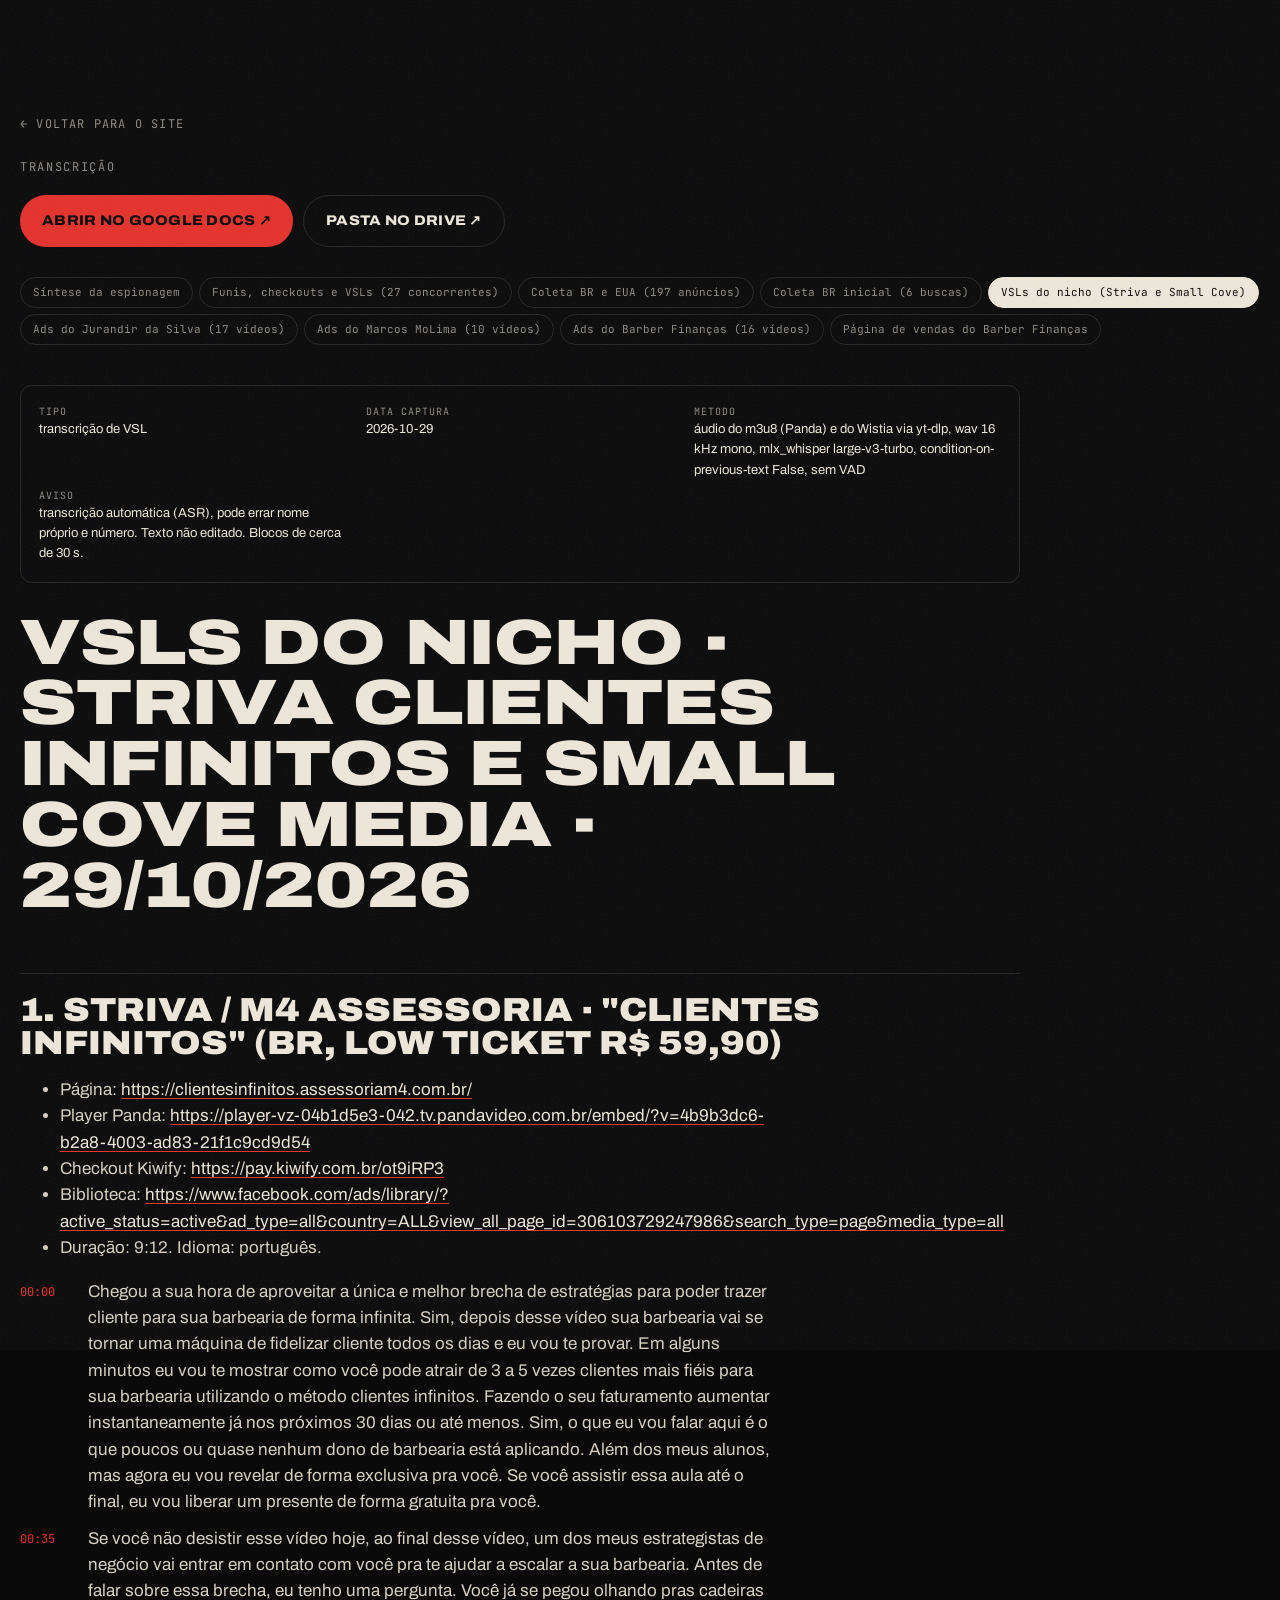
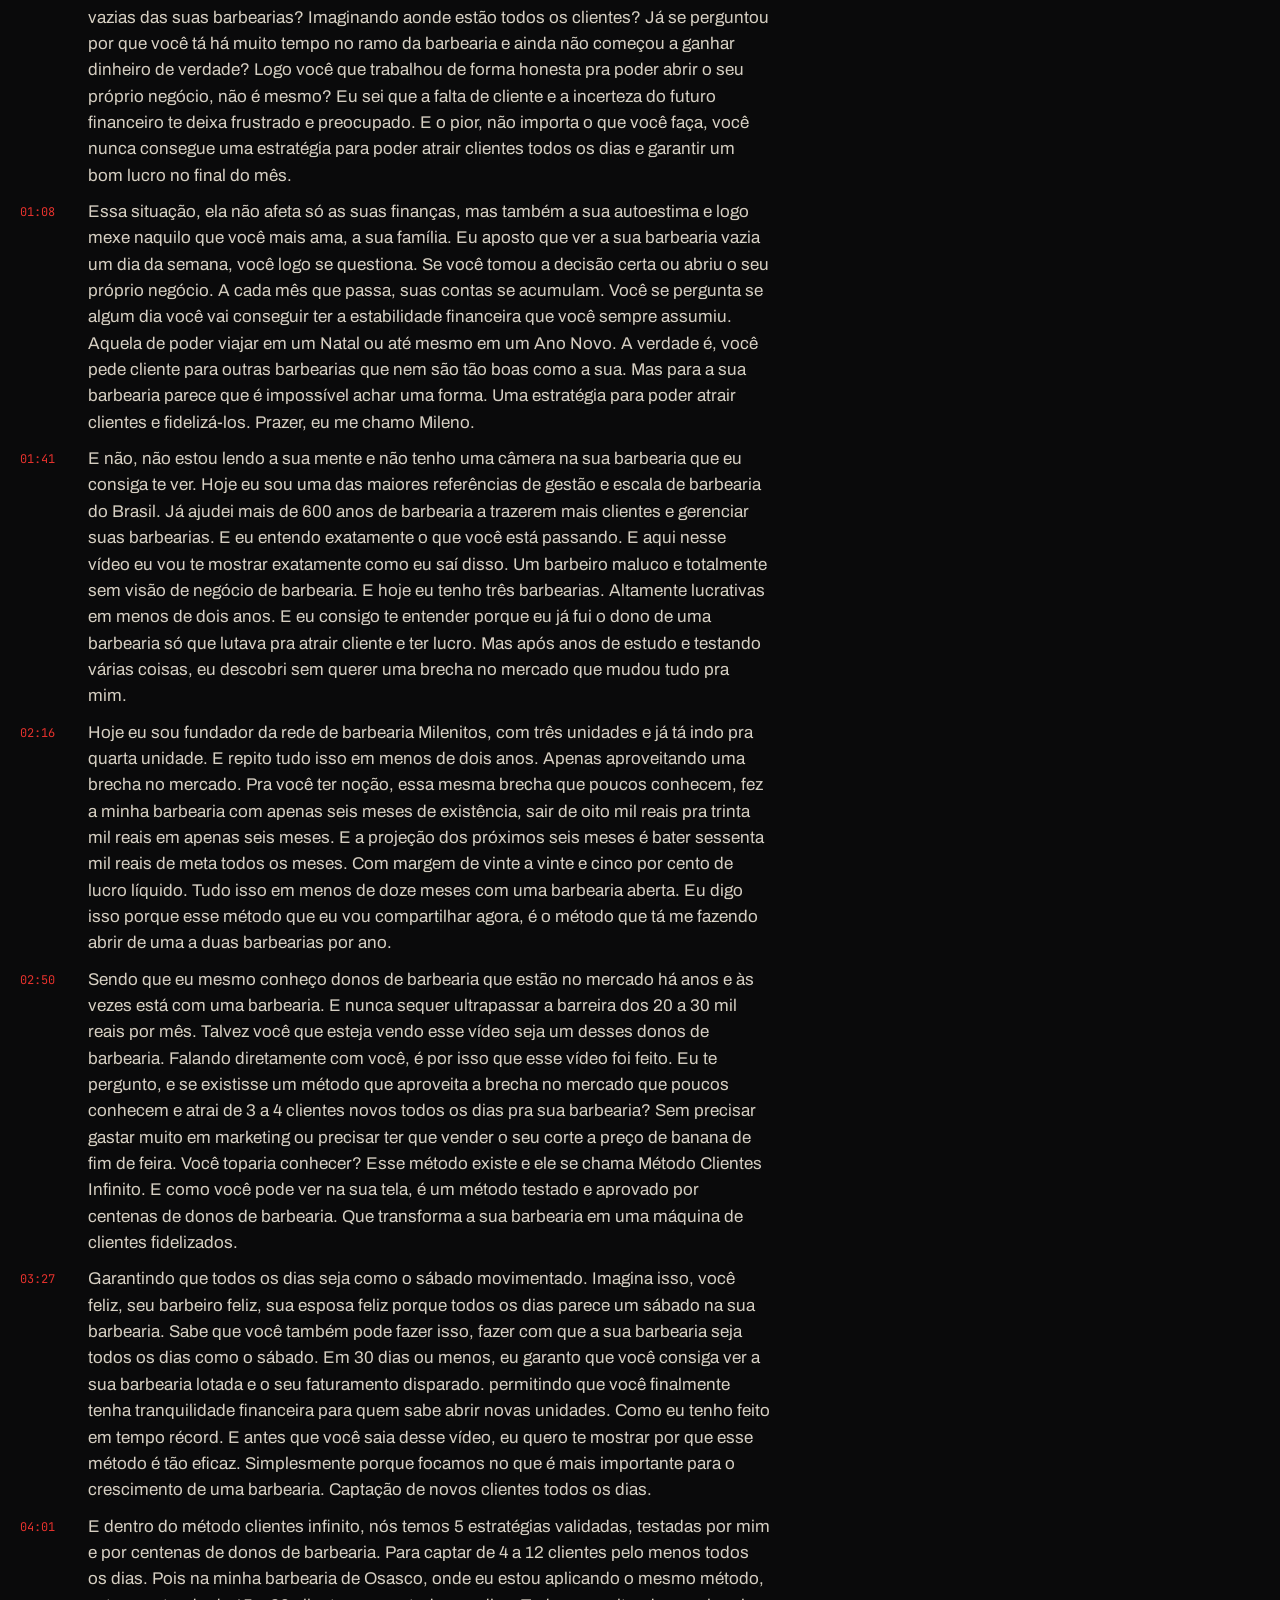
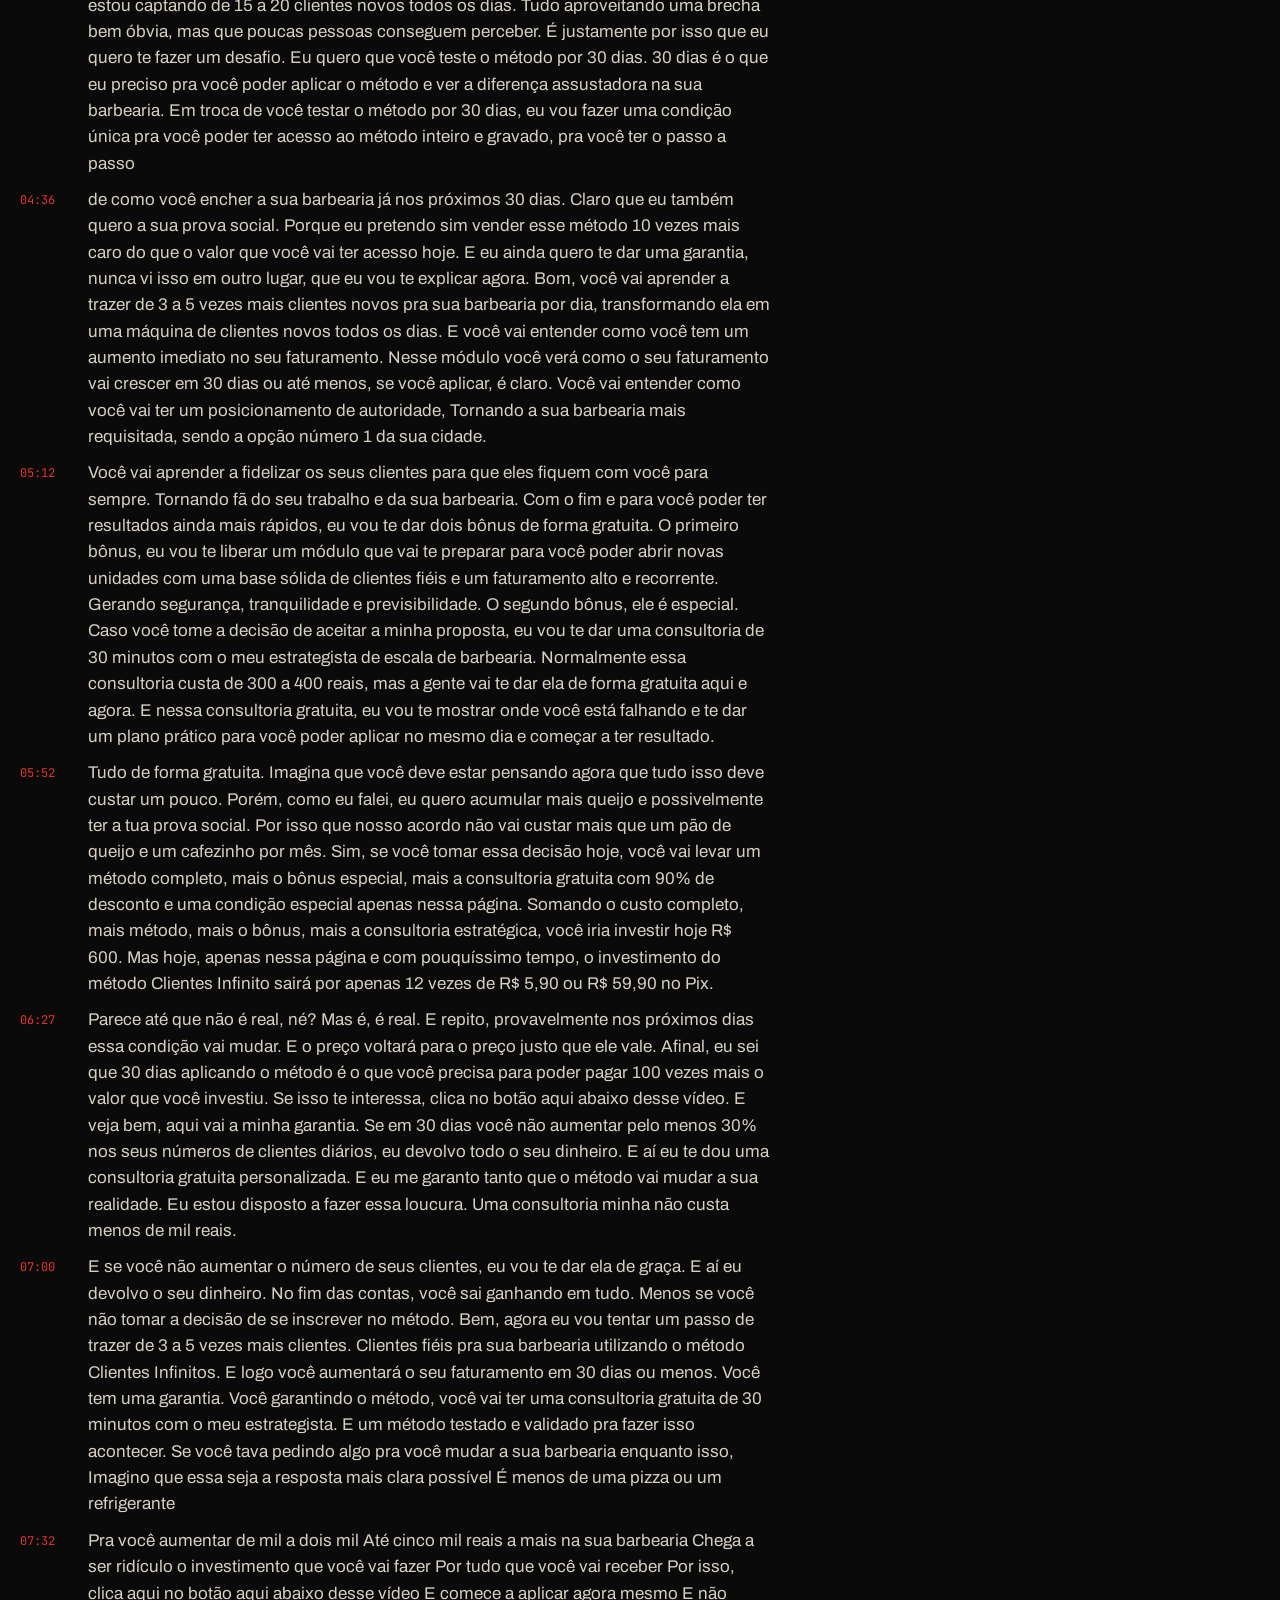
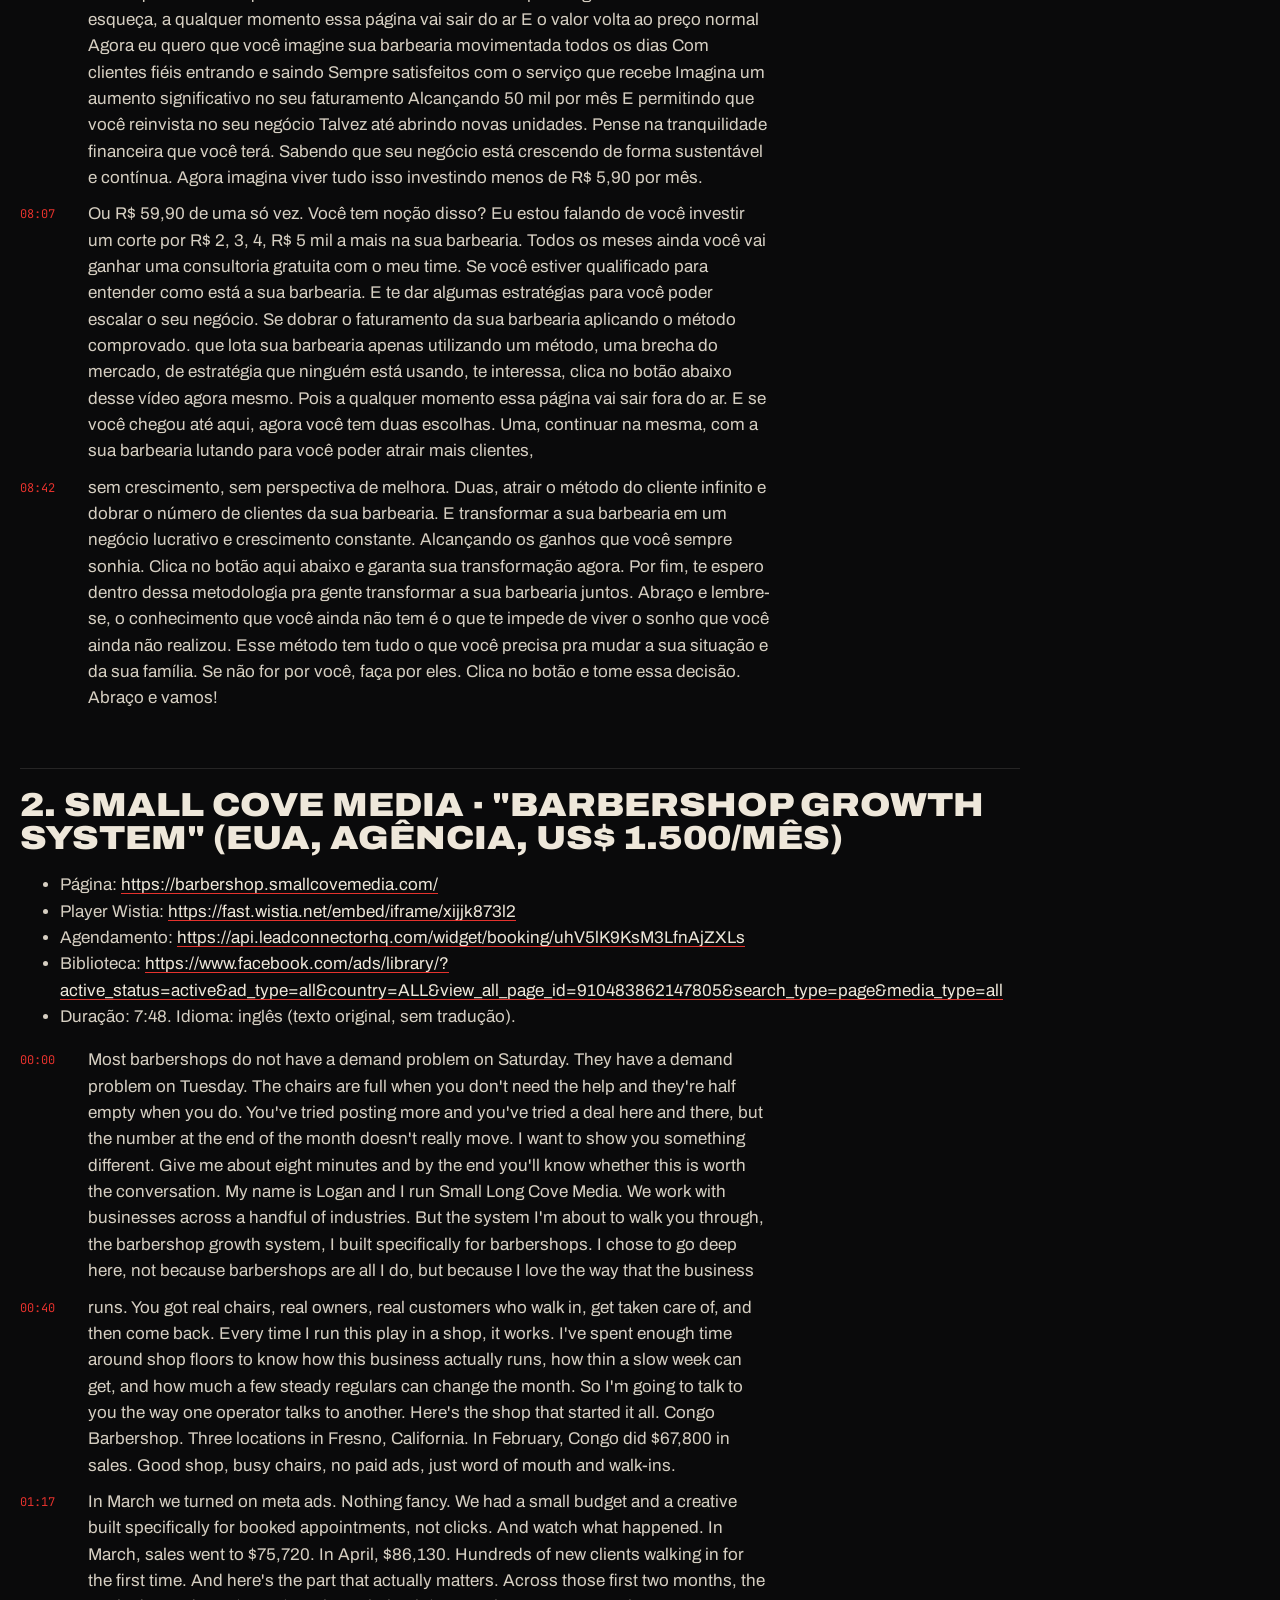
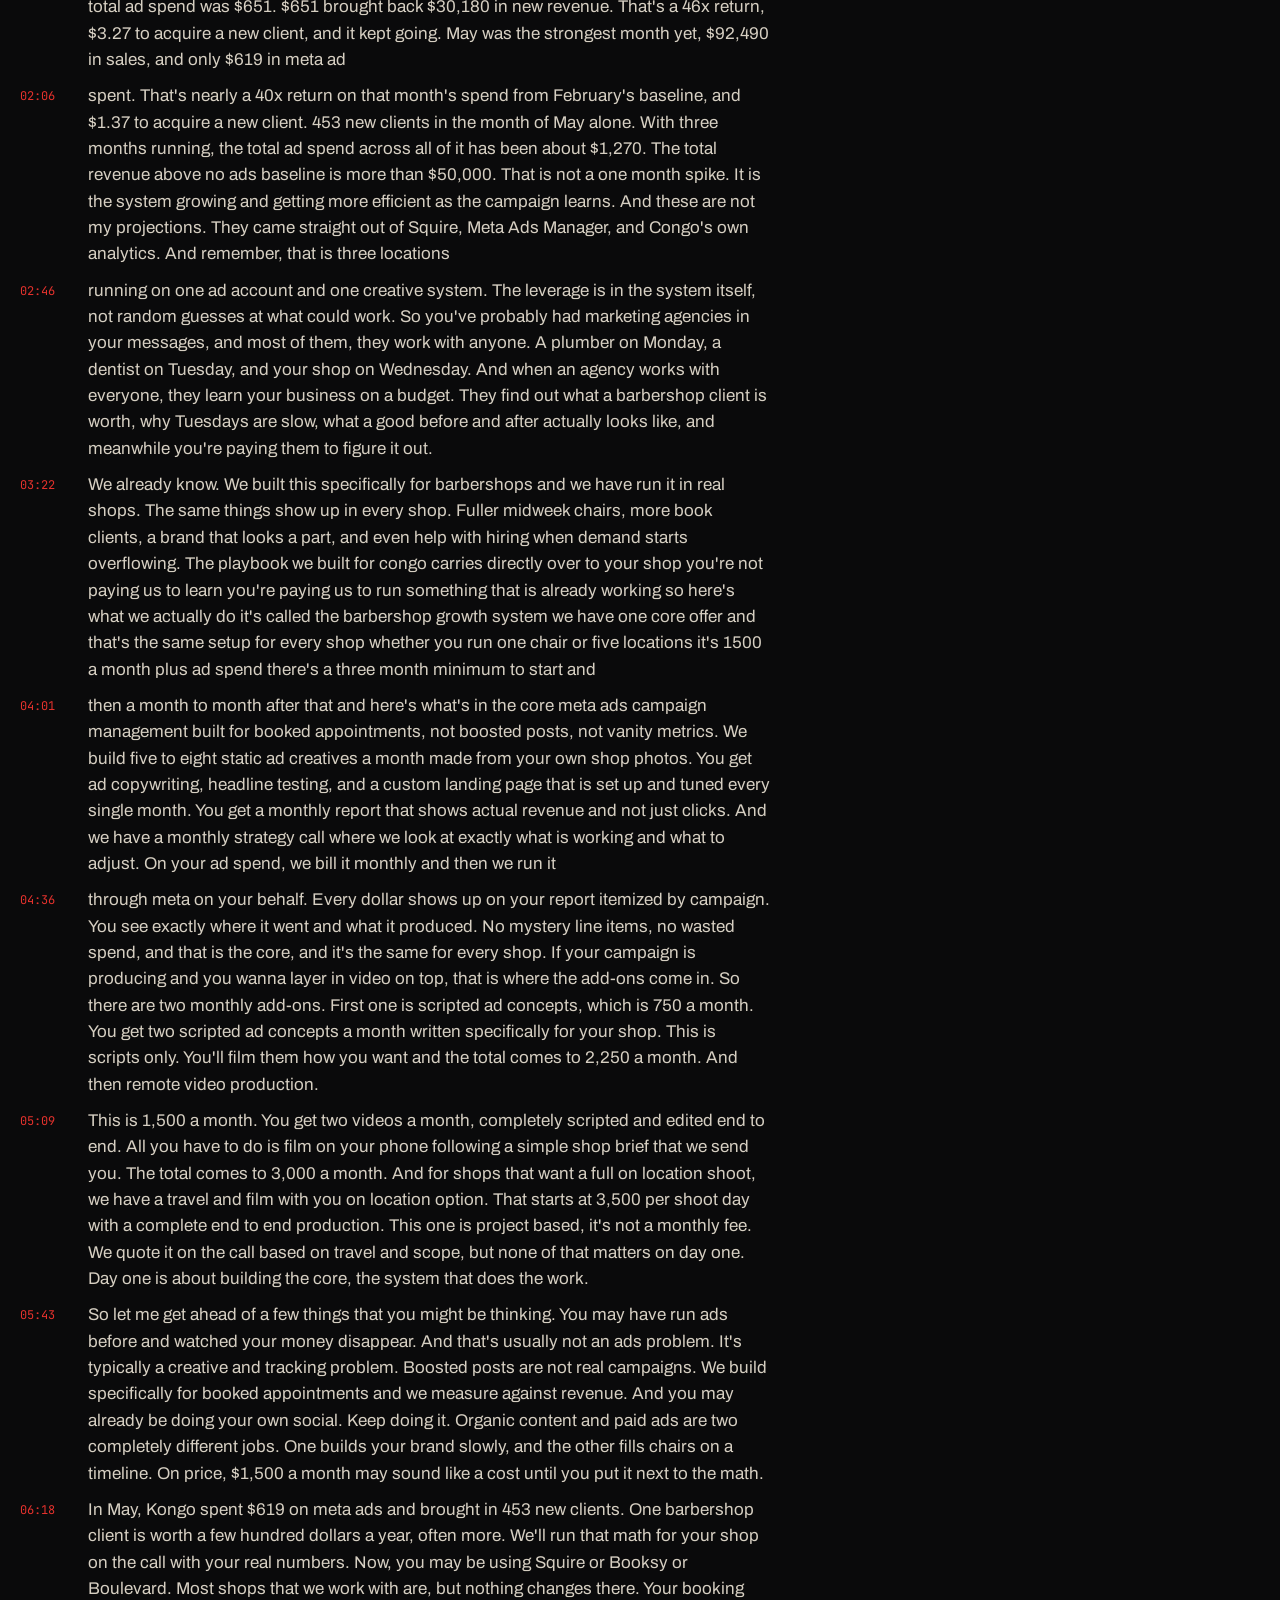
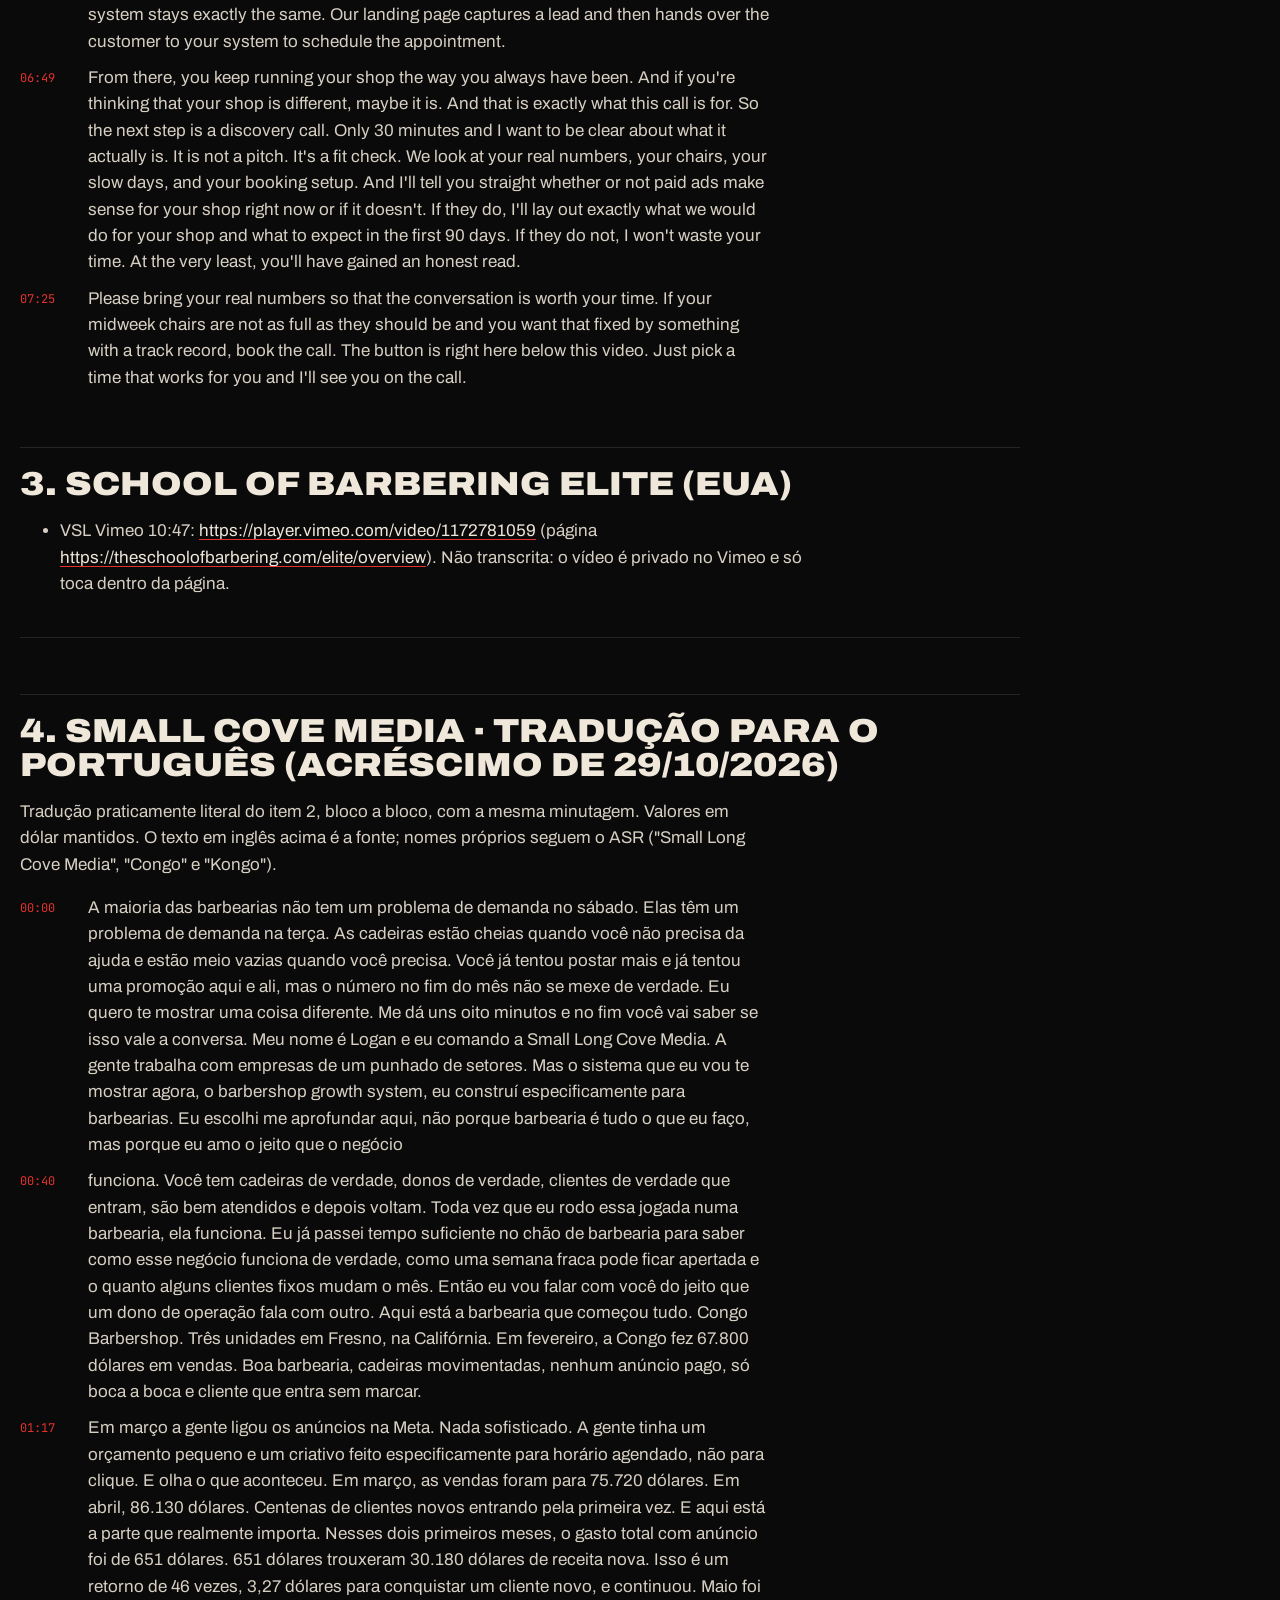
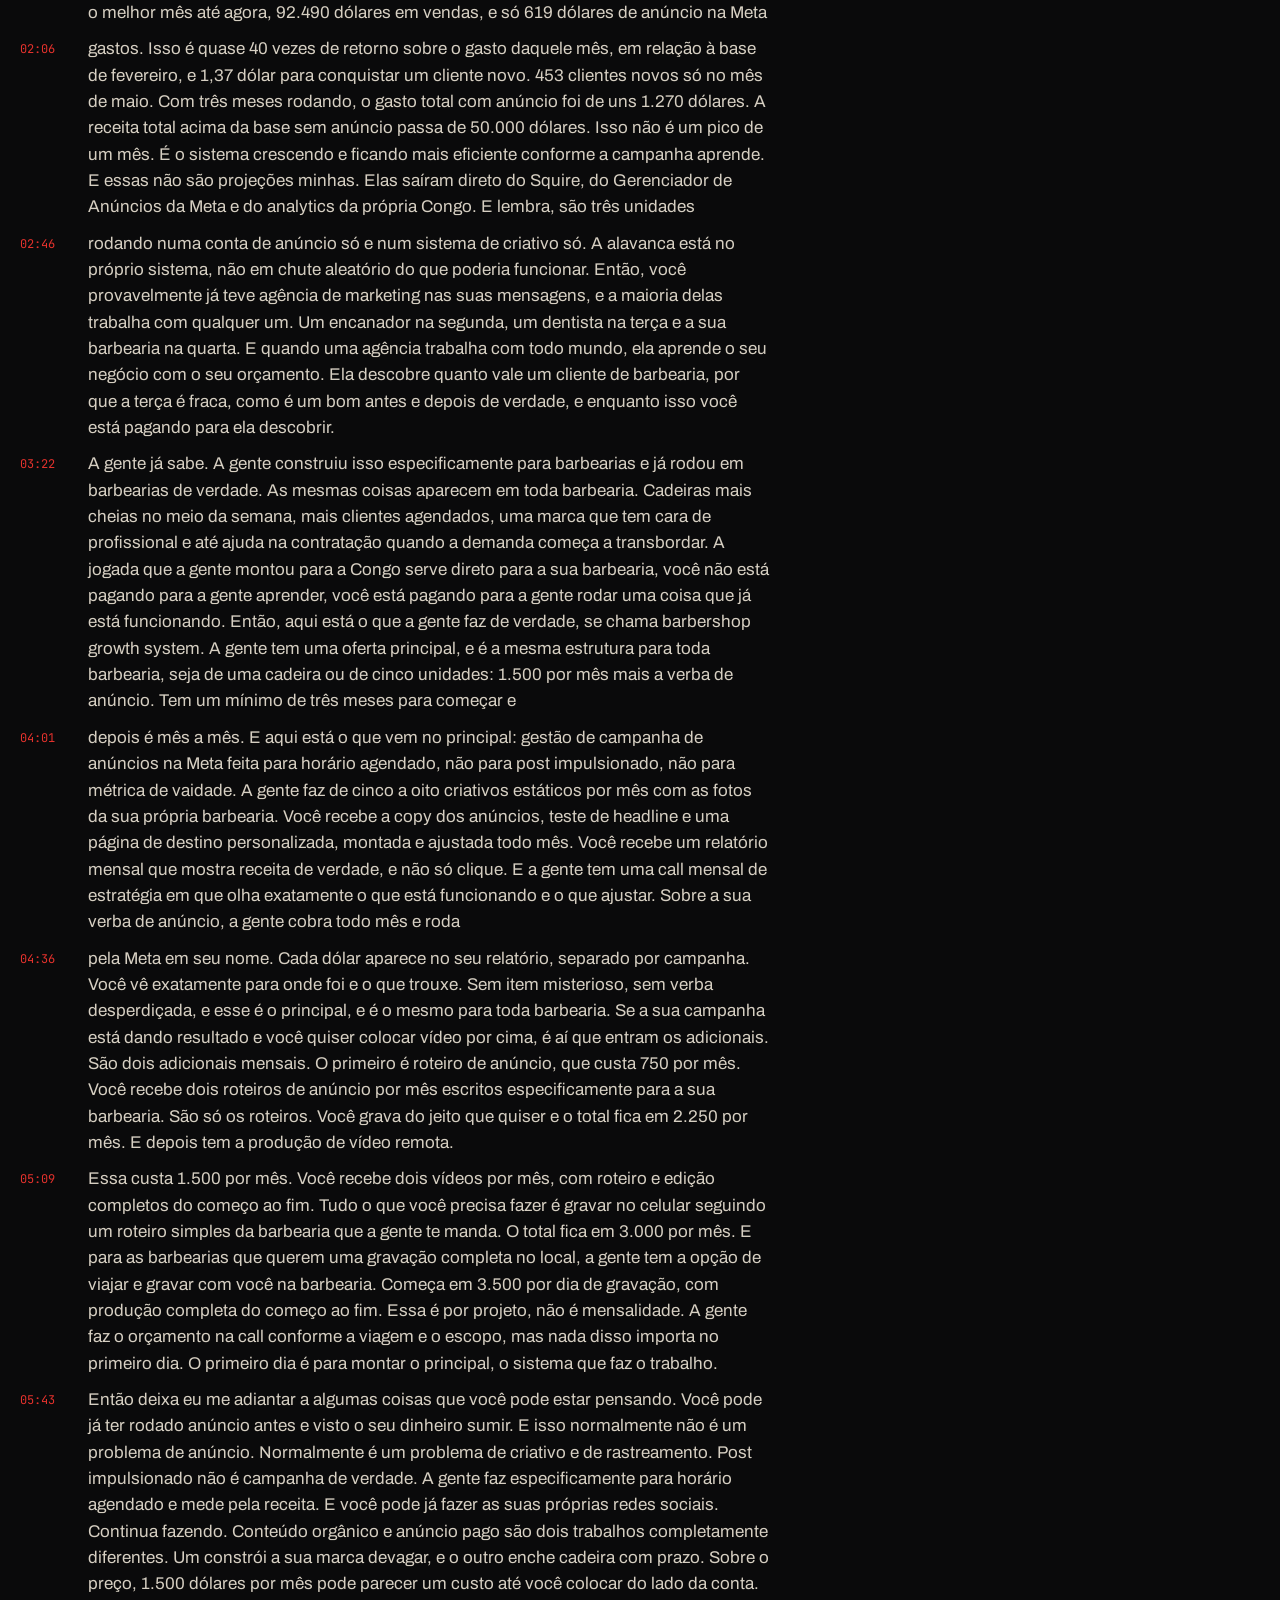
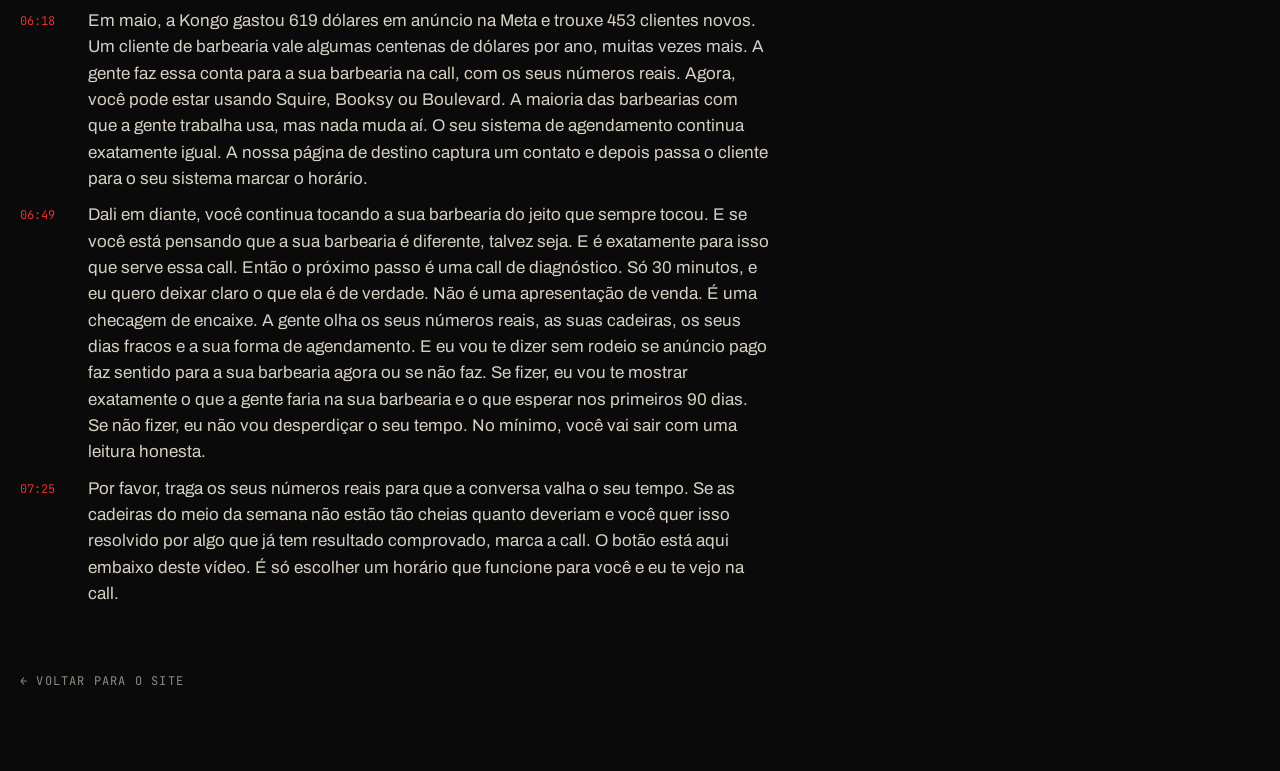
<file: doc-vsls.html>
<!doctype html><html lang="pt-BR"><head><meta charset="utf-8"><meta name="viewport" content="width=device-width, initial-scale=1, viewport-fit=cover"><title>VSLs do nicho (Striva e Small Cove) · Guto</title><meta name="robots" content="noindex, nofollow"><link rel="preconnect" href="https://fonts.googleapis.com"><link rel="preconnect" href="https://fonts.gstatic.com" crossorigin><link rel="stylesheet" href="https://fonts.googleapis.com/css2?family=Archivo:wdth,wght@62..125,300..900&family=Instrument+Serif:ital@1&family=JetBrains+Mono:wght@400;500&display=swap"><link rel="stylesheet" href="style.css?v=2"></head><body class="doc-page"><main class="wrap"><a class="back" href="index.html">← Voltar para o site</a><p class="eyebrow" style="margin-top:22px">Transcrição</p><div class="doc-actions"><a class="btn" href="https://docs.google.com/document/d/1jx3EuM7opZipEI97oM4Zst5TDUUcW3DflbbiNeT8gIg/edit" target="_blank" rel="noopener">Abrir no Google Docs ↗</a><a class="btn ghost" href="https://drive.google.com/drive/folders/1ngniA5bgzAiFlKV6X8Y9plBA5WWAiloD" target="_blank" rel="noopener">Pasta no Drive ↗</a></div><nav class="docnav" aria-label="Documentos"><a href="doc-sintese.html">Síntese da espionagem</a><a href="doc-funis.html">Funis, checkouts e VSLs (27 concorrentes)</a><a href="doc-coleta-br-eua.html">Coleta BR e EUA (197 anúncios)</a><a href="doc-coleta-br-inicial.html">Coleta BR inicial (6 buscas)</a><a href="doc-vsls.html" aria-current="page">VSLs do nicho (Striva e Small Cove)</a><a href="doc-ads-jurandir.html">Ads do Jurandir da Silva (17 vídeos)</a><a href="doc-ads-molima.html">Ads do Marcos MoLima (10 vídeos)</a><a href="doc-ads-barber-financas.html">Ads do Barber Finanças (16 vídeos)</a><a href="doc-pagina-barber-financas.html">Página de vendas do Barber Finanças</a></nav><article class="prose"><dl class="meta"><div><dt>tipo</dt><dd>transcrição de VSL</dd></div><div><dt>data captura</dt><dd>2026-10-29</dd></div><div><dt>metodo</dt><dd>áudio do m3u8 (Panda) e do Wistia via yt-dlp, wav 16 kHz mono, mlx_whisper large-v3-turbo, condition-on-previous-text False, sem VAD</dd></div><div><dt>aviso</dt><dd>transcrição automática (ASR), pode errar nome próprio e número. Texto não editado. Blocos de cerca de 30 s.</dd></div></dl>
<h1 id="vsls-do-nicho-striva-clientes-infinitos-e-small-co">VSLs do nicho · Striva Clientes Infinitos e Small Cove Media · 29/10/2026</h1>
<h2 id="1-striva-m4-assessoria-clientes-infinitos-br-low-t">1. Striva / M4 Assessoria · "Clientes Infinitos" (BR, low ticket R$ 59,90)</h2>
<ul><li>Página: <a href="https://clientesinfinitos.assessoriam4.com.br/" target="_blank" rel="noopener">https://clientesinfinitos.assessoriam4.com.br/</a></li><li>Player Panda: <a href="https://player-vz-04b1d5e3-042.tv.pandavideo.com.br/embed/?v=4b9b3dc6-b2a8-4003-ad83-21f1c9cd9d54" target="_blank" rel="noopener">https://player-vz-04b1d5e3-042.tv.pandavideo.com.br/embed/?v=4b9b3dc6-b2a8-4003-ad83-21f1c9cd9d54</a></li><li>Checkout Kiwify: <a href="https://pay.kiwify.com.br/ot9iRP3" target="_blank" rel="noopener">https://pay.kiwify.com.br/ot9iRP3</a></li><li>Biblioteca: <a href="https://www.facebook.com/ads/library/?active_status=active&amp;ad_type=all&amp;country=ALL&amp;view_all_page_id=306103729247986&amp;search_type=page&amp;media_type=all" target="_blank" rel="noopener">https://www.facebook.com/ads/library/?active_status=active&amp;ad_type=all&amp;country=ALL&amp;view_all_page_id=306103729247986&amp;search_type=page&amp;media_type=all</a></li><li>Duração: 9:12. Idioma: português.</li></ul>
<p class="seg"><span class="ts">00:00</span>Chegou a sua hora de aproveitar a única e melhor brecha de estratégias para poder trazer cliente para sua barbearia de forma infinita. Sim, depois desse vídeo sua barbearia vai se tornar uma máquina de fidelizar cliente todos os dias e eu vou te provar. Em alguns minutos eu vou te mostrar como você pode atrair de 3 a 5 vezes clientes mais fiéis para sua barbearia utilizando o método clientes infinitos. Fazendo o seu faturamento aumentar instantaneamente já nos próximos 30 dias ou até menos. Sim, o que eu vou falar aqui é o que poucos ou quase nenhum dono de barbearia está aplicando. Além dos meus alunos, mas agora eu vou revelar de forma exclusiva pra você. Se você assistir essa aula até o final, eu vou liberar um presente de forma gratuita pra você.</p>
<p class="seg"><span class="ts">00:35</span>Se você não desistir esse vídeo hoje, ao final desse vídeo, um dos meus estrategistas de negócio vai entrar em contato com você pra te ajudar a escalar a sua barbearia. Antes de falar sobre essa brecha, eu tenho uma pergunta. Você já se pegou olhando pras cadeiras vazias das suas barbearias? Imaginando aonde estão todos os clientes? Já se perguntou por que você tá há muito tempo no ramo da barbearia e ainda não começou a ganhar dinheiro de verdade? Logo você que trabalhou de forma honesta pra poder abrir o seu próprio negócio, não é mesmo? Eu sei que a falta de cliente e a incerteza do futuro financeiro te deixa frustrado e preocupado. E o pior, não importa o que você faça, você nunca consegue uma estratégia para poder atrair clientes todos os dias e garantir um bom lucro no final do mês.</p>
<p class="seg"><span class="ts">01:08</span>Essa situação, ela não afeta só as suas finanças, mas também a sua autoestima e logo mexe naquilo que você mais ama, a sua família. Eu aposto que ver a sua barbearia vazia um dia da semana, você logo se questiona. Se você tomou a decisão certa ou abriu o seu próprio negócio. A cada mês que passa, suas contas se acumulam. Você se pergunta se algum dia você vai conseguir ter a estabilidade financeira que você sempre assumiu. Aquela de poder viajar em um Natal ou até mesmo em um Ano Novo. A verdade é, você pede cliente para outras barbearias que nem são tão boas como a sua. Mas para a sua barbearia parece que é impossível achar uma forma. Uma estratégia para poder atrair clientes e fidelizá-los. Prazer, eu me chamo Mileno.</p>
<p class="seg"><span class="ts">01:41</span>E não, não estou lendo a sua mente e não tenho uma câmera na sua barbearia que eu consiga te ver. Hoje eu sou uma das maiores referências de gestão e escala de barbearia do Brasil. Já ajudei mais de 600 anos de barbearia a trazerem mais clientes e gerenciar suas barbearias. E eu entendo exatamente o que você está passando. E aqui nesse vídeo eu vou te mostrar exatamente como eu saí disso. Um barbeiro maluco e totalmente sem visão de negócio de barbearia. E hoje eu tenho três barbearias. Altamente lucrativas em menos de dois anos. E eu consigo te entender porque eu já fui o dono de uma barbearia só que lutava pra atrair cliente e ter lucro. Mas após anos de estudo e testando várias coisas, eu descobri sem querer uma brecha no mercado que mudou tudo pra mim.</p>
<p class="seg"><span class="ts">02:16</span>Hoje eu sou fundador da rede de barbearia Milenitos, com três unidades e já tá indo pra quarta unidade. E repito tudo isso em menos de dois anos. Apenas aproveitando uma brecha no mercado. Pra você ter noção, essa mesma brecha que poucos conhecem, fez a minha barbearia com apenas seis meses de existência, sair de oito mil reais pra trinta mil reais em apenas seis meses. E a projeção dos próximos seis meses é bater sessenta mil reais de meta todos os meses. Com margem de vinte a vinte e cinco por cento de lucro líquido. Tudo isso em menos de doze meses com uma barbearia aberta. Eu digo isso porque esse método que eu vou compartilhar agora, é o método que tá me fazendo abrir de uma a duas barbearias por ano.</p>
<p class="seg"><span class="ts">02:50</span>Sendo que eu mesmo conheço donos de barbearia que estão no mercado há anos e às vezes está com uma barbearia. E nunca sequer ultrapassar a barreira dos 20 a 30 mil reais por mês. Talvez você que esteja vendo esse vídeo seja um desses donos de barbearia. Falando diretamente com você, é por isso que esse vídeo foi feito. Eu te pergunto, e se existisse um método que aproveita a brecha no mercado que poucos conhecem e atrai de 3 a 4 clientes novos todos os dias pra sua barbearia? Sem precisar gastar muito em marketing ou precisar ter que vender o seu corte a preço de banana de fim de feira. Você toparia conhecer? Esse método existe e ele se chama Método Clientes Infinito. E como você pode ver na sua tela, é um método testado e aprovado por centenas de donos de barbearia. Que transforma a sua barbearia em uma máquina de clientes fidelizados.</p>
<p class="seg"><span class="ts">03:27</span>Garantindo que todos os dias seja como o sábado movimentado. Imagina isso, você feliz, seu barbeiro feliz, sua esposa feliz porque todos os dias parece um sábado na sua barbearia. Sabe que você também pode fazer isso, fazer com que a sua barbearia seja todos os dias como o sábado. Em 30 dias ou menos, eu garanto que você consiga ver a sua barbearia lotada e o seu faturamento disparado. permitindo que você finalmente tenha tranquilidade financeira para quem sabe abrir novas unidades. Como eu tenho feito em tempo récord. E antes que você saia desse vídeo, eu quero te mostrar por que esse método é tão eficaz. Simplesmente porque focamos no que é mais importante para o crescimento de uma barbearia. Captação de novos clientes todos os dias.</p>
<p class="seg"><span class="ts">04:01</span>E dentro do método clientes infinito, nós temos 5 estratégias validadas, testadas por mim e por centenas de donos de barbearia. Para captar de 4 a 12 clientes pelo menos todos os dias. Pois na minha barbearia de Osasco, onde eu estou aplicando o mesmo método, estou captando de 15 a 20 clientes novos todos os dias. Tudo aproveitando uma brecha bem óbvia, mas que poucas pessoas conseguem perceber. É justamente por isso que eu quero te fazer um desafio. Eu quero que você teste o método por 30 dias. 30 dias é o que eu preciso pra você poder aplicar o método e ver a diferença assustadora na sua barbearia. Em troca de você testar o método por 30 dias, eu vou fazer uma condição única pra você poder ter acesso ao método inteiro e gravado, pra você ter o passo a passo</p>
<p class="seg"><span class="ts">04:36</span>de como você encher a sua barbearia já nos próximos 30 dias. Claro que eu também quero a sua prova social. Porque eu pretendo sim vender esse método 10 vezes mais caro do que o valor que você vai ter acesso hoje. E eu ainda quero te dar uma garantia, nunca vi isso em outro lugar, que eu vou te explicar agora. Bom, você vai aprender a trazer de 3 a 5 vezes mais clientes novos pra sua barbearia por dia, transformando ela em uma máquina de clientes novos todos os dias. E você vai entender como você tem um aumento imediato no seu faturamento. Nesse módulo você verá como o seu faturamento vai crescer em 30 dias ou até menos, se você aplicar, é claro. Você vai entender como você vai ter um posicionamento de autoridade, Tornando a sua barbearia mais requisitada, sendo a opção número 1 da sua cidade.</p>
<p class="seg"><span class="ts">05:12</span>Você vai aprender a fidelizar os seus clientes para que eles fiquem com você para sempre. Tornando fã do seu trabalho e da sua barbearia. Com o fim e para você poder ter resultados ainda mais rápidos, eu vou te dar dois bônus de forma gratuita. O primeiro bônus, eu vou te liberar um módulo que vai te preparar para você poder abrir novas unidades com uma base sólida de clientes fiéis e um faturamento alto e recorrente. Gerando segurança, tranquilidade e previsibilidade. O segundo bônus, ele é especial. Caso você tome a decisão de aceitar a minha proposta, eu vou te dar uma consultoria de 30 minutos com o meu estrategista de escala de barbearia. Normalmente essa consultoria custa de 300 a 400 reais, mas a gente vai te dar ela de forma gratuita aqui e agora. E nessa consultoria gratuita, eu vou te mostrar onde você está falhando e te dar um plano prático para você poder aplicar no mesmo dia e começar a ter resultado.</p>
<p class="seg"><span class="ts">05:52</span>Tudo de forma gratuita. Imagina que você deve estar pensando agora que tudo isso deve custar um pouco. Porém, como eu falei, eu quero acumular mais queijo e possivelmente ter a tua prova social. Por isso que nosso acordo não vai custar mais que um pão de queijo e um cafezinho por mês. Sim, se você tomar essa decisão hoje, você vai levar um método completo, mais o bônus especial, mais a consultoria gratuita com 90% de desconto e uma condição especial apenas nessa página. Somando o custo completo, mais método, mais o bônus, mais a consultoria estratégica, você iria investir hoje R$ 600. Mas hoje, apenas nessa página e com pouquíssimo tempo, o investimento do método Clientes Infinito sairá por apenas 12 vezes de R$ 5,90 ou R$ 59,90 no Pix.</p>
<p class="seg"><span class="ts">06:27</span>Parece até que não é real, né? Mas é, é real. E repito, provavelmente nos próximos dias essa condição vai mudar. E o preço voltará para o preço justo que ele vale. Afinal, eu sei que 30 dias aplicando o método é o que você precisa para poder pagar 100 vezes mais o valor que você investiu. Se isso te interessa, clica no botão aqui abaixo desse vídeo. E veja bem, aqui vai a minha garantia. Se em 30 dias você não aumentar pelo menos 30% nos seus números de clientes diários, eu devolvo todo o seu dinheiro. E aí eu te dou uma consultoria gratuita personalizada. E eu me garanto tanto que o método vai mudar a sua realidade. Eu estou disposto a fazer essa loucura. Uma consultoria minha não custa menos de mil reais.</p>
<p class="seg"><span class="ts">07:00</span>E se você não aumentar o número de seus clientes, eu vou te dar ela de graça. E aí eu devolvo o seu dinheiro. No fim das contas, você sai ganhando em tudo. Menos se você não tomar a decisão de se inscrever no método. Bem, agora eu vou tentar um passo de trazer de 3 a 5 vezes mais clientes. Clientes fiéis pra sua barbearia utilizando o método Clientes Infinitos. E logo você aumentará o seu faturamento em 30 dias ou menos. Você tem uma garantia. Você garantindo o método, você vai ter uma consultoria gratuita de 30 minutos com o meu estrategista. E um método testado e validado pra fazer isso acontecer. Se você tava pedindo algo pra você mudar a sua barbearia enquanto isso, Imagino que essa seja a resposta mais clara possível É menos de uma pizza ou um refrigerante</p>
<p class="seg"><span class="ts">07:32</span>Pra você aumentar de mil a dois mil Até cinco mil reais a mais na sua barbearia Chega a ser ridículo o investimento que você vai fazer Por tudo que você vai receber Por isso, clica aqui no botão aqui abaixo desse vídeo E comece a aplicar agora mesmo E não esqueça, a qualquer momento essa página vai sair do ar E o valor volta ao preço normal Agora eu quero que você imagine sua barbearia movimentada todos os dias Com clientes fiéis entrando e saindo Sempre satisfeitos com o serviço que recebe Imagina um aumento significativo no seu faturamento Alcançando 50 mil por mês E permitindo que você reinvista no seu negócio Talvez até abrindo novas unidades. Pense na tranquilidade financeira que você terá. Sabendo que seu negócio está crescendo de forma sustentável e contínua. Agora imagina viver tudo isso investindo menos de R$ 5,90 por mês.</p>
<p class="seg"><span class="ts">08:07</span>Ou R$ 59,90 de uma só vez. Você tem noção disso? Eu estou falando de você investir um corte por R$ 2, 3, 4, R$ 5 mil a mais na sua barbearia. Todos os meses ainda você vai ganhar uma consultoria gratuita com o meu time. Se você estiver qualificado para entender como está a sua barbearia. E te dar algumas estratégias para você poder escalar o seu negócio. Se dobrar o faturamento da sua barbearia aplicando o método comprovado. que lota sua barbearia apenas utilizando um método, uma brecha do mercado, de estratégia que ninguém está usando, te interessa, clica no botão abaixo desse vídeo agora mesmo. Pois a qualquer momento essa página vai sair fora do ar. E se você chegou até aqui, agora você tem duas escolhas. Uma, continuar na mesma, com a sua barbearia lutando para você poder atrair mais clientes,</p>
<p class="seg"><span class="ts">08:42</span>sem crescimento, sem perspectiva de melhora. Duas, atrair o método do cliente infinito e dobrar o número de clientes da sua barbearia. E transformar a sua barbearia em um negócio lucrativo e crescimento constante. Alcançando os ganhos que você sempre sonhia. Clica no botão aqui abaixo e garanta sua transformação agora. Por fim, te espero dentro dessa metodologia pra gente transformar a sua barbearia juntos. Abraço e lembre-se, o conhecimento que você ainda não tem é o que te impede de viver o sonho que você ainda não realizou. Esse método tem tudo o que você precisa pra mudar a sua situação e da sua família. Se não for por você, faça por eles. Clica no botão e tome essa decisão. Abraço e vamos!</p>
<h2 id="2-small-cove-media-barbershop-growth-system-eua-ag">2. Small Cove Media · "Barbershop Growth System" (EUA, agência, US$ 1.500/mês)</h2>
<ul><li>Página: <a href="https://barbershop.smallcovemedia.com/" target="_blank" rel="noopener">https://barbershop.smallcovemedia.com/</a></li><li>Player Wistia: <a href="https://fast.wistia.net/embed/iframe/xijjk873l2" target="_blank" rel="noopener">https://fast.wistia.net/embed/iframe/xijjk873l2</a></li><li>Agendamento: <a href="https://api.leadconnectorhq.com/widget/booking/uhV5lK9KsM3LfnAjZXLs" target="_blank" rel="noopener">https://api.leadconnectorhq.com/widget/booking/uhV5lK9KsM3LfnAjZXLs</a></li><li>Biblioteca: <a href="https://www.facebook.com/ads/library/?active_status=active&amp;ad_type=all&amp;country=ALL&amp;view_all_page_id=910483862147805&amp;search_type=page&amp;media_type=all" target="_blank" rel="noopener">https://www.facebook.com/ads/library/?active_status=active&amp;ad_type=all&amp;country=ALL&amp;view_all_page_id=910483862147805&amp;search_type=page&amp;media_type=all</a></li><li>Duração: 7:48. Idioma: inglês (texto original, sem tradução).</li></ul>
<p class="seg"><span class="ts">00:00</span>Most barbershops do not have a demand problem on Saturday. They have a demand problem on Tuesday. The chairs are full when you don't need the help and they're half empty when you do. You've tried posting more and you've tried a deal here and there, but the number at the end of the month doesn't really move. I want to show you something different. Give me about eight minutes and by the end you'll know whether this is worth the conversation. My name is Logan and I run Small Long Cove Media. We work with businesses across a handful of industries. But the system I'm about to walk you through, the barbershop growth system, I built specifically for barbershops. I chose to go deep here, not because barbershops are all I do, but because I love the way that the business</p>
<p class="seg"><span class="ts">00:40</span>runs. You got real chairs, real owners, real customers who walk in, get taken care of, and then come back. Every time I run this play in a shop, it works. I've spent enough time around shop floors to know how this business actually runs, how thin a slow week can get, and how much a few steady regulars can change the month. So I'm going to talk to you the way one operator talks to another. Here's the shop that started it all. Congo Barbershop. Three locations in Fresno, California. In February, Congo did $67,800 in sales. Good shop, busy chairs, no paid ads, just word of mouth and walk-ins.</p>
<p class="seg"><span class="ts">01:17</span>In March we turned on meta ads. Nothing fancy. We had a small budget and a creative built specifically for booked appointments, not clicks. And watch what happened. In March, sales went to $75,720. In April, $86,130. Hundreds of new clients walking in for the first time. And here's the part that actually matters. Across those first two months, the total ad spend was $651. $651 brought back $30,180 in new revenue. That's a 46x return, $3.27 to acquire a new client, and it kept going. May was the strongest month yet, $92,490 in sales, and only $619 in meta ad</p>
<p class="seg"><span class="ts">02:06</span>spent. That's nearly a 40x return on that month's spend from February's baseline, and $1.37 to acquire a new client. 453 new clients in the month of May alone. With three months running, the total ad spend across all of it has been about $1,270. The total revenue above no ads baseline is more than $50,000. That is not a one month spike. It is the system growing and getting more efficient as the campaign learns. And these are not my projections. They came straight out of Squire, Meta Ads Manager, and Congo's own analytics. And remember, that is three locations</p>
<p class="seg"><span class="ts">02:46</span>running on one ad account and one creative system. The leverage is in the system itself, not random guesses at what could work. So you've probably had marketing agencies in your messages, and most of them, they work with anyone. A plumber on Monday, a dentist on Tuesday, and your shop on Wednesday. And when an agency works with everyone, they learn your business on a budget. They find out what a barbershop client is worth, why Tuesdays are slow, what a good before and after actually looks like, and meanwhile you're paying them to figure it out.</p>
<p class="seg"><span class="ts">03:22</span>We already know. We built this specifically for barbershops and we have run it in real shops. The same things show up in every shop. Fuller midweek chairs, more book clients, a brand that looks a part, and even help with hiring when demand starts overflowing. The playbook we built for congo carries directly over to your shop you're not paying us to learn you're paying us to run something that is already working so here's what we actually do it's called the barbershop growth system we have one core offer and that's the same setup for every shop whether you run one chair or five locations it's 1500 a month plus ad spend there's a three month minimum to start and</p>
<p class="seg"><span class="ts">04:01</span>then a month to month after that and here's what's in the core meta ads campaign management built for booked appointments, not boosted posts, not vanity metrics. We build five to eight static ad creatives a month made from your own shop photos. You get ad copywriting, headline testing, and a custom landing page that is set up and tuned every single month. You get a monthly report that shows actual revenue and not just clicks. And we have a monthly strategy call where we look at exactly what is working and what to adjust. On your ad spend, we bill it monthly and then we run it</p>
<p class="seg"><span class="ts">04:36</span>through meta on your behalf. Every dollar shows up on your report itemized by campaign. You see exactly where it went and what it produced. No mystery line items, no wasted spend, and that is the core, and it's the same for every shop. If your campaign is producing and you wanna layer in video on top, that is where the add-ons come in. So there are two monthly add-ons. First one is scripted ad concepts, which is 750 a month. You get two scripted ad concepts a month written specifically for your shop. This is scripts only. You'll film them how you want and the total comes to 2,250 a month. And then remote video production.</p>
<p class="seg"><span class="ts">05:09</span>This is 1,500 a month. You get two videos a month, completely scripted and edited end to end. All you have to do is film on your phone following a simple shop brief that we send you. The total comes to 3,000 a month. And for shops that want a full on location shoot, we have a travel and film with you on location option. That starts at 3,500 per shoot day with a complete end to end production. This one is project based, it's not a monthly fee. We quote it on the call based on travel and scope, but none of that matters on day one. Day one is about building the core, the system that does the work.</p>
<p class="seg"><span class="ts">05:43</span>So let me get ahead of a few things that you might be thinking. You may have run ads before and watched your money disappear. And that's usually not an ads problem. It's typically a creative and tracking problem. Boosted posts are not real campaigns. We build specifically for booked appointments and we measure against revenue. And you may already be doing your own social. Keep doing it. Organic content and paid ads are two completely different jobs. One builds your brand slowly, and the other fills chairs on a timeline. On price, $1,500 a month may sound like a cost until you put it next to the math.</p>
<p class="seg"><span class="ts">06:18</span>In May, Kongo spent $619 on meta ads and brought in 453 new clients. One barbershop client is worth a few hundred dollars a year, often more. We'll run that math for your shop on the call with your real numbers. Now, you may be using Squire or Booksy or Boulevard. Most shops that we work with are, but nothing changes there. Your booking system stays exactly the same. Our landing page captures a lead and then hands over the customer to your system to schedule the appointment.</p>
<p class="seg"><span class="ts">06:49</span>From there, you keep running your shop the way you always have been. And if you're thinking that your shop is different, maybe it is. And that is exactly what this call is for. So the next step is a discovery call. Only 30 minutes and I want to be clear about what it actually is. It is not a pitch. It's a fit check. We look at your real numbers, your chairs, your slow days, and your booking setup. And I'll tell you straight whether or not paid ads make sense for your shop right now or if it doesn't. If they do, I'll lay out exactly what we would do for your shop and what to expect in the first 90 days. If they do not, I won't waste your time. At the very least, you'll have gained an honest read.</p>
<p class="seg"><span class="ts">07:25</span>Please bring your real numbers so that the conversation is worth your time. If your midweek chairs are not as full as they should be and you want that fixed by something with a track record, book the call. The button is right here below this video. Just pick a time that works for you and I'll see you on the call.</p>
<h2 id="3-school-of-barbering-elite-eua">3. School of Barbering Elite (EUA)</h2>
<ul><li>VSL Vimeo 10:47: <a href="https://player.vimeo.com/video/1172781059" target="_blank" rel="noopener">https://player.vimeo.com/video/1172781059</a> (página <a href="https://theschoolofbarbering.com/elite/overview" target="_blank" rel="noopener">https://theschoolofbarbering.com/elite/overview</a>). Não transcrita: o vídeo é privado no Vimeo e só toca dentro da página.</li></ul>
<hr>
<h2 id="4-small-cove-media-tradu-o-para-o-portugu-s-acr-sc">4. Small Cove Media · tradução para o português (acréscimo de 29/10/2026)</h2>
<p>Tradução praticamente literal do item 2, bloco a bloco, com a mesma minutagem. Valores em dólar mantidos. O texto em inglês acima é a fonte; nomes próprios seguem o ASR ("Small Long Cove Media", "Congo" e "Kongo").</p>
<p class="seg"><span class="ts">00:00</span>A maioria das barbearias não tem um problema de demanda no sábado. Elas têm um problema de demanda na terça. As cadeiras estão cheias quando você não precisa da ajuda e estão meio vazias quando você precisa. Você já tentou postar mais e já tentou uma promoção aqui e ali, mas o número no fim do mês não se mexe de verdade. Eu quero te mostrar uma coisa diferente. Me dá uns oito minutos e no fim você vai saber se isso vale a conversa. Meu nome é Logan e eu comando a Small Long Cove Media. A gente trabalha com empresas de um punhado de setores. Mas o sistema que eu vou te mostrar agora, o barbershop growth system, eu construí especificamente para barbearias. Eu escolhi me aprofundar aqui, não porque barbearia é tudo o que eu faço, mas porque eu amo o jeito que o negócio</p>
<p class="seg"><span class="ts">00:40</span>funciona. Você tem cadeiras de verdade, donos de verdade, clientes de verdade que entram, são bem atendidos e depois voltam. Toda vez que eu rodo essa jogada numa barbearia, ela funciona. Eu já passei tempo suficiente no chão de barbearia para saber como esse negócio funciona de verdade, como uma semana fraca pode ficar apertada e o quanto alguns clientes fixos mudam o mês. Então eu vou falar com você do jeito que um dono de operação fala com outro. Aqui está a barbearia que começou tudo. Congo Barbershop. Três unidades em Fresno, na Califórnia. Em fevereiro, a Congo fez 67.800 dólares em vendas. Boa barbearia, cadeiras movimentadas, nenhum anúncio pago, só boca a boca e cliente que entra sem marcar.</p>
<p class="seg"><span class="ts">01:17</span>Em março a gente ligou os anúncios na Meta. Nada sofisticado. A gente tinha um orçamento pequeno e um criativo feito especificamente para horário agendado, não para clique. E olha o que aconteceu. Em março, as vendas foram para 75.720 dólares. Em abril, 86.130 dólares. Centenas de clientes novos entrando pela primeira vez. E aqui está a parte que realmente importa. Nesses dois primeiros meses, o gasto total com anúncio foi de 651 dólares. 651 dólares trouxeram 30.180 dólares de receita nova. Isso é um retorno de 46 vezes, 3,27 dólares para conquistar um cliente novo, e continuou. Maio foi o melhor mês até agora, 92.490 dólares em vendas, e só 619 dólares de anúncio na Meta</p>
<p class="seg"><span class="ts">02:06</span>gastos. Isso é quase 40 vezes de retorno sobre o gasto daquele mês, em relação à base de fevereiro, e 1,37 dólar para conquistar um cliente novo. 453 clientes novos só no mês de maio. Com três meses rodando, o gasto total com anúncio foi de uns 1.270 dólares. A receita total acima da base sem anúncio passa de 50.000 dólares. Isso não é um pico de um mês. É o sistema crescendo e ficando mais eficiente conforme a campanha aprende. E essas não são projeções minhas. Elas saíram direto do Squire, do Gerenciador de Anúncios da Meta e do analytics da própria Congo. E lembra, são três unidades</p>
<p class="seg"><span class="ts">02:46</span>rodando numa conta de anúncio só e num sistema de criativo só. A alavanca está no próprio sistema, não em chute aleatório do que poderia funcionar. Então, você provavelmente já teve agência de marketing nas suas mensagens, e a maioria delas trabalha com qualquer um. Um encanador na segunda, um dentista na terça e a sua barbearia na quarta. E quando uma agência trabalha com todo mundo, ela aprende o seu negócio com o seu orçamento. Ela descobre quanto vale um cliente de barbearia, por que a terça é fraca, como é um bom antes e depois de verdade, e enquanto isso você está pagando para ela descobrir.</p>
<p class="seg"><span class="ts">03:22</span>A gente já sabe. A gente construiu isso especificamente para barbearias e já rodou em barbearias de verdade. As mesmas coisas aparecem em toda barbearia. Cadeiras mais cheias no meio da semana, mais clientes agendados, uma marca que tem cara de profissional e até ajuda na contratação quando a demanda começa a transbordar. A jogada que a gente montou para a Congo serve direto para a sua barbearia, você não está pagando para a gente aprender, você está pagando para a gente rodar uma coisa que já está funcionando. Então, aqui está o que a gente faz de verdade, se chama barbershop growth system. A gente tem uma oferta principal, e é a mesma estrutura para toda barbearia, seja de uma cadeira ou de cinco unidades: 1.500 por mês mais a verba de anúncio. Tem um mínimo de três meses para começar e</p>
<p class="seg"><span class="ts">04:01</span>depois é mês a mês. E aqui está o que vem no principal: gestão de campanha de anúncios na Meta feita para horário agendado, não para post impulsionado, não para métrica de vaidade. A gente faz de cinco a oito criativos estáticos por mês com as fotos da sua própria barbearia. Você recebe a copy dos anúncios, teste de headline e uma página de destino personalizada, montada e ajustada todo mês. Você recebe um relatório mensal que mostra receita de verdade, e não só clique. E a gente tem uma call mensal de estratégia em que olha exatamente o que está funcionando e o que ajustar. Sobre a sua verba de anúncio, a gente cobra todo mês e roda</p>
<p class="seg"><span class="ts">04:36</span>pela Meta em seu nome. Cada dólar aparece no seu relatório, separado por campanha. Você vê exatamente para onde foi e o que trouxe. Sem item misterioso, sem verba desperdiçada, e esse é o principal, e é o mesmo para toda barbearia. Se a sua campanha está dando resultado e você quiser colocar vídeo por cima, é aí que entram os adicionais. São dois adicionais mensais. O primeiro é roteiro de anúncio, que custa 750 por mês. Você recebe dois roteiros de anúncio por mês escritos especificamente para a sua barbearia. São só os roteiros. Você grava do jeito que quiser e o total fica em 2.250 por mês. E depois tem a produção de vídeo remota.</p>
<p class="seg"><span class="ts">05:09</span>Essa custa 1.500 por mês. Você recebe dois vídeos por mês, com roteiro e edição completos do começo ao fim. Tudo o que você precisa fazer é gravar no celular seguindo um roteiro simples da barbearia que a gente te manda. O total fica em 3.000 por mês. E para as barbearias que querem uma gravação completa no local, a gente tem a opção de viajar e gravar com você na barbearia. Começa em 3.500 por dia de gravação, com produção completa do começo ao fim. Essa é por projeto, não é mensalidade. A gente faz o orçamento na call conforme a viagem e o escopo, mas nada disso importa no primeiro dia. O primeiro dia é para montar o principal, o sistema que faz o trabalho.</p>
<p class="seg"><span class="ts">05:43</span>Então deixa eu me adiantar a algumas coisas que você pode estar pensando. Você pode já ter rodado anúncio antes e visto o seu dinheiro sumir. E isso normalmente não é um problema de anúncio. Normalmente é um problema de criativo e de rastreamento. Post impulsionado não é campanha de verdade. A gente faz especificamente para horário agendado e mede pela receita. E você pode já fazer as suas próprias redes sociais. Continua fazendo. Conteúdo orgânico e anúncio pago são dois trabalhos completamente diferentes. Um constrói a sua marca devagar, e o outro enche cadeira com prazo. Sobre o preço, 1.500 dólares por mês pode parecer um custo até você colocar do lado da conta.</p>
<p class="seg"><span class="ts">06:18</span>Em maio, a Kongo gastou 619 dólares em anúncio na Meta e trouxe 453 clientes novos. Um cliente de barbearia vale algumas centenas de dólares por ano, muitas vezes mais. A gente faz essa conta para a sua barbearia na call, com os seus números reais. Agora, você pode estar usando Squire, Booksy ou Boulevard. A maioria das barbearias com que a gente trabalha usa, mas nada muda aí. O seu sistema de agendamento continua exatamente igual. A nossa página de destino captura um contato e depois passa o cliente para o seu sistema marcar o horário.</p>
<p class="seg"><span class="ts">06:49</span>Dali em diante, você continua tocando a sua barbearia do jeito que sempre tocou. E se você está pensando que a sua barbearia é diferente, talvez seja. E é exatamente para isso que serve essa call. Então o próximo passo é uma call de diagnóstico. Só 30 minutos, e eu quero deixar claro o que ela é de verdade. Não é uma apresentação de venda. É uma checagem de encaixe. A gente olha os seus números reais, as suas cadeiras, os seus dias fracos e a sua forma de agendamento. E eu vou te dizer sem rodeio se anúncio pago faz sentido para a sua barbearia agora ou se não faz. Se fizer, eu vou te mostrar exatamente o que a gente faria na sua barbearia e o que esperar nos primeiros 90 dias. Se não fizer, eu não vou desperdiçar o seu tempo. No mínimo, você vai sair com uma leitura honesta.</p>
<p class="seg"><span class="ts">07:25</span>Por favor, traga os seus números reais para que a conversa valha o seu tempo. Se as cadeiras do meio da semana não estão tão cheias quanto deveriam e você quer isso resolvido por algo que já tem resultado comprovado, marca a call. O botão está aqui embaixo deste vídeo. É só escolher um horário que funcione para você e eu te vejo na call.</p></article><p style="margin-top:60px"><a class="back" href="index.html">← Voltar para o site</a></p></main></body></html>
</file>
<file: style.css>
/* Conceito: sala escura de barbearia à noite. Tipografia gigante expandida, poste de barbeiro girando como único ornamento, dados em mono. */
:root {
  --ink: #0a0a0b;
  --ink-2: #121214;
  --ink-3: #1b1b1e;
  --bone: #eee7da;
  --dim: #8f8a82;
  --line: rgba(238, 231, 218, .12);
  --red: #e5322d;
  --blue: #3a63ff;
  --brass: #c8a15a;
  --display: "Archivo", "Helvetica Neue", Arial, sans-serif;
  --serif: "Instrument Serif", Georgia, "Times New Roman", serif;
  --mono: "JetBrains Mono", ui-monospace, Menlo, Consolas, monospace;
  --gut: max(20px, env(safe-area-inset-left, 0px));
  color-scheme: dark;
}
* { box-sizing: border-box; }
html, body { margin: 0; }
html.lenis, html.lenis body { height: auto; }
.lenis.lenis-smooth { scroll-behavior: auto !important; }
.lenis.lenis-stopped { overflow: hidden; }
body { background: var(--ink); color: var(--bone); font-family: var(--display); font-size: 17px; line-height: 1.55; -webkit-font-smoothing: antialiased; overflow-x: hidden; }
a { color: inherit; }
::selection { background: var(--red); color: var(--ink); }
img, iframe { max-width: 100%; }
.wrap { width: 100%; max-width: 1320px; margin-inline: auto; padding-left: var(--gut); padding-right: max(20px, env(safe-area-inset-right, 0px)); }
.mono { font-family: var(--mono); }
.serif { font-family: var(--serif); font-style: italic; font-weight: 400; letter-spacing: 0; }
.eyebrow { font-family: var(--mono); font-size: 12px; letter-spacing: .14em; text-transform: uppercase; color: var(--dim); margin: 0; }
.red { color: var(--red); }
.brass { color: var(--brass); }
:focus-visible { outline: 2px solid var(--red); outline-offset: 3px; }

/* grão */
body::after { content: ""; position: fixed; inset: -50%; pointer-events: none; z-index: 100; opacity: .06;
  background-image: url("data:image/svg+xml;utf8,<svg xmlns='http://www.w3.org/2000/svg' width='160' height='160'><filter id='n'><feTurbulence type='fractalNoise' baseFrequency='.9' numOctaves='2' stitchTiles='stitch'/></filter><rect width='100%' height='100%' filter='url(%23n)'/></svg>");
  animation: grain 1.2s steps(6) infinite; }
@keyframes grain { 0%{transform:translate(0,0)} 25%{transform:translate(-3%,2%)} 50%{transform:translate(2%,-3%)} 75%{transform:translate(-2%,-1%)} 100%{transform:translate(1%,3%)} }

/* topo */
.nav { position: fixed; top: 0; left: 0; right: 0; z-index: 50; padding-top: env(safe-area-inset-top, 0px); mix-blend-mode: difference; }
.nav .wrap { display: flex; align-items: center; justify-content: space-between; gap: 16px; height: 64px; }
.brand { font-weight: 800; font-stretch: 125%; letter-spacing: .02em; text-decoration: none; font-size: 15px; text-transform: uppercase; }
.nav ul { display: flex; gap: 22px; list-style: none; margin: 0; padding: 0; font-family: var(--mono); font-size: 12px; text-transform: uppercase; letter-spacing: .1em; }
.nav ul a { text-decoration: none; opacity: .8; }
.nav ul a:hover { opacity: 1; }
@media (max-width: 860px) { .nav ul { display: none; } }

/* hero */
.hero { min-height: 100svh; display: grid; align-items: end; padding-top: 96px; padding-bottom: 48px; position: relative; overflow: hidden; }
.pole { position: absolute; right: -6vw; top: 8vh; width: min(26vw, 340px); height: 84vh; border-radius: 999px; overflow: hidden; opacity: .9; box-shadow: inset 0 0 60px rgba(0,0,0,.6), 0 0 120px rgba(229,50,45,.18); }
.pole::before { content: ""; position: absolute; inset: -50% -20%; background: repeating-linear-gradient(-32deg, var(--red) 0 34px, var(--bone) 34px 68px, var(--blue) 68px 102px, var(--bone) 102px 136px); animation: pole 3.2s linear infinite; }
.pole::after { content: ""; position: absolute; inset: 0; background: linear-gradient(90deg, rgba(0,0,0,.65), rgba(0,0,0,0) 30%, rgba(255,255,255,.18) 50%, rgba(0,0,0,0) 70%, rgba(0,0,0,.7)); }
@keyframes pole { to { transform: translateY(162px); } }
.hero-inner { position: relative; z-index: 2; display: grid; gap: 28px; }
.hero h1 { margin: 0; font-weight: 900; font-stretch: 125%; text-transform: uppercase; line-height: .86; letter-spacing: -.02em; font-size: clamp(44px, 9.2vw, 168px); max-width: 15ch; }
.hero h1 .serif { text-transform: none; font-stretch: 100%; color: var(--brass); font-size: .9em; }
.hero .lede { max-width: 52ch; font-size: clamp(17px, 1.6vw, 21px); color: #cfc8bb; margin: 0; }
.hero .lede b { color: var(--bone); }
.stats { display: grid; grid-template-columns: repeat(4, minmax(0,1fr)); border-top: 1px solid var(--line); margin-top: 18px; }
.stats div { padding: 18px 16px 0 0; display: grid; gap: 4px; min-width: 0; }
.stats b { font-weight: 900; font-stretch: 125%; font-size: clamp(36px, 5vw, 76px); line-height: 1; font-variant-numeric: tabular-nums; }
.stats span { font-family: var(--mono); font-size: 11px; letter-spacing: .08em; text-transform: uppercase; color: var(--dim); }
@media (max-width: 640px) { .stats { grid-template-columns: repeat(2, minmax(0,1fr)); row-gap: 14px; } .pole { opacity: .35; width: 44vw; right: -18vw; } }
.scroll-cue { font-family: var(--mono); font-size: 11px; letter-spacing: .14em; text-transform: uppercase; color: var(--dim); display: flex; align-items: center; gap: 10px; }
.scroll-cue i { display: inline-block; width: 40px; height: 1px; background: var(--dim); position: relative; overflow: hidden; }
.scroll-cue i::after { content: ""; position: absolute; inset: 0; background: var(--red); transform: translateX(-100%); animation: cue 1.8s ease-in-out infinite; }
@keyframes cue { to { transform: translateX(100%); } }

/* marquee */
.marquee { border-block: 1px solid var(--line); overflow: hidden; padding-block: 22px; white-space: nowrap; }
.marquee-track { display: inline-flex; gap: 48px; animation: marquee 60s linear infinite; will-change: transform; }
.marquee span { font-weight: 800; font-stretch: 125%; text-transform: uppercase; font-size: clamp(22px, 3.2vw, 44px); color: transparent; -webkit-text-stroke: 1px rgba(238,231,218,.55); }
.marquee span.fill { color: var(--bone); -webkit-text-stroke: 0; }
.marquee span em { font-family: var(--serif); font-style: italic; font-weight: 400; color: var(--red); -webkit-text-stroke: 0; text-transform: none; }
@keyframes marquee { to { transform: translateX(-50%); } }

/* seções */
section.sec { padding-block: clamp(80px, 12vw, 160px); position: relative; }
.sec-head { display: grid; gap: 14px; margin-bottom: clamp(36px, 5vw, 64px); max-width: 980px; }
.sec-head h2 { margin: 0; font-weight: 900; font-stretch: 125%; text-transform: uppercase; line-height: .92; letter-spacing: -.01em; font-size: clamp(34px, 6vw, 92px); }
.sec-head h2 .serif { text-transform: none; font-stretch: 100%; color: var(--brass); }
.sec-head p { margin: 0; color: #c9c2b5; max-width: 60ch; font-size: 18px; }
.num { font-family: var(--mono); color: var(--red); font-size: 13px; letter-spacing: .1em; }

/* horizontal: quem escala */
.hscroll { overflow: hidden; }
.hs-track { display: flex; gap: 20px; width: max-content; padding-left: var(--gut); padding-right: 20vw; }
.comp { width: min(78vw, 420px); min-height: 460px; background: var(--ink-2); border: 1px solid var(--line); border-radius: 18px; padding: 28px; display: grid; grid-template-rows: auto auto 1fr auto; gap: 14px; position: relative; overflow: hidden; }
.comp .tag { justify-self: start; font-family: var(--mono); font-size: 11px; letter-spacing: .12em; text-transform: uppercase; padding: 5px 10px; border-radius: 999px; }
.comp .tag.ok { background: rgba(200,161,90,.14); color: var(--brass); }
.comp .tag.test { background: rgba(229,50,45,.14); color: var(--red); }
.comp h3 { margin: 0; font-weight: 900; font-stretch: 125%; text-transform: uppercase; font-size: 30px; line-height: .95; }
.comp p { margin: 0; color: #c9c2b5; font-size: 15px; }
.comp dl { display: grid; grid-template-columns: 1fr 1fr; gap: 12px; margin: 0; border-top: 1px solid var(--line); padding-top: 16px; }
.comp dt { font-family: var(--mono); font-size: 10px; letter-spacing: .1em; text-transform: uppercase; color: var(--dim); }
.comp dd { margin: 0; font-weight: 800; font-stretch: 112%; font-size: 22px; font-variant-numeric: tabular-nums; }
.comp a.lib { font-family: var(--mono); font-size: 12px; text-transform: uppercase; letter-spacing: .08em; text-decoration: none; color: var(--bone); border-bottom: 1px solid var(--red); justify-self: start; padding-bottom: 2px; }
.comp .big { position: absolute; right: -10px; bottom: -40px; font-weight: 900; font-stretch: 125%; font-size: 180px; line-height: 1; color: rgba(238,231,218,.04); pointer-events: none; }
@media (max-width: 760px) { .hs-track { flex-direction: column; width: auto; padding-right: max(20px, env(safe-area-inset-right, 0px)); } .comp { width: 100%; min-height: 0; } }

/* dores */
.pain { display: grid; grid-template-columns: minmax(0, 1.1fr) minmax(0, .9fr); gap: clamp(32px, 6vw, 96px); align-items: start; }
@media (max-width: 900px) { .pain { grid-template-columns: 1fr; } }
.bars { display: grid; gap: 14px; }
.bar { display: grid; gap: 6px; }
.bar-top { display: flex; justify-content: space-between; gap: 12px; font-size: 15px; }
.bar-top b { font-family: var(--mono); font-weight: 500; font-variant-numeric: tabular-nums; }
.track { height: 10px; background: var(--ink-3); border-radius: 99px; overflow: hidden; }
.fill { height: 100%; width: var(--w); background: var(--bone); border-radius: 99px; transform-origin: left; }
.fill.hot { background: var(--red); }
.bars-note { font-family: var(--mono); font-size: 11px; color: var(--dim); letter-spacing: .04em; margin-top: 6px; }
.quotes { display: grid; gap: 34px; }
blockquote { margin: 0; }
blockquote p { margin: 0 0 10px; font-family: var(--serif); font-style: italic; font-size: clamp(24px, 2.6vw, 36px); line-height: 1.15; }
blockquote cite { font-family: var(--mono); font-style: normal; font-size: 11px; letter-spacing: .1em; text-transform: uppercase; color: var(--dim); }

/* legenda x fala */
.versus { display: grid; grid-template-columns: 1fr 1fr; border: 1px solid var(--line); border-radius: 18px; overflow: hidden; margin-bottom: 40px; }
.versus > div { padding: clamp(24px, 4vw, 48px); display: grid; gap: 14px; align-content: start; min-width: 0; }
.versus .cap { background: var(--ink-2); }
.versus .cap p { color: var(--dim); text-decoration: line-through; text-decoration-color: var(--red); text-decoration-thickness: 2px; font-size: clamp(20px, 2.2vw, 30px); line-height: 1.25; margin: 0; }
.versus .spoken { background: var(--red); color: var(--ink); }
.versus .spoken p { font-weight: 900; font-stretch: 125%; text-transform: uppercase; font-size: clamp(28px, 3.6vw, 56px); line-height: .95; margin: 0; }
.versus .spoken .eyebrow { color: rgba(10,10,11,.7); }
@media (max-width: 760px) { .versus { grid-template-columns: 1fr; } }
.hooks { width: 100%; border-collapse: collapse; }
.hooks td, .hooks th { padding: 18px 12px; border-bottom: 1px solid var(--line); text-align: left; vertical-align: top; }
.hooks th { font-family: var(--mono); font-size: 11px; letter-spacing: .1em; text-transform: uppercase; color: var(--dim); font-weight: 400; }
.hooks td:first-child { font-family: var(--serif); font-style: italic; font-size: clamp(19px, 1.8vw, 24px); line-height: 1.25; }
.hooks td.n { font-family: var(--mono); white-space: nowrap; font-variant-numeric: tabular-nums; }
.tbl { overflow-x: auto; }

/* mural de vídeos */
.wall { display: grid; grid-template-columns: repeat(auto-fill, minmax(230px, 1fr)); gap: 14px; }
.vid { position: relative; border-radius: 14px; overflow: hidden; background: var(--ink-2); border: 1px solid var(--line); cursor: pointer; text-align: left; color: var(--bone); padding: 0; font: inherit; aspect-ratio: 9 / 13; display: block; width: 100%; }
.vid img { width: 100%; height: 100%; object-fit: cover; filter: grayscale(.4) brightness(.55); transition: transform .6s cubic-bezier(.2,.7,.2,1), filter .4s; }
.vid:hover img, .vid:focus-visible img { transform: scale(1.06); filter: grayscale(0) brightness(.75); }
.vid .meta { position: absolute; inset: auto 0 0 0; padding: 16px; display: grid; gap: 6px; background: linear-gradient(transparent, rgba(0,0,0,.85)); }
.vid .code { font-family: var(--mono); font-size: 11px; letter-spacing: .1em; color: var(--red); }
.vid .hook { font-weight: 700; font-size: 16px; line-height: 1.2; }
.vid .play { position: absolute; top: 14px; right: 14px; width: 42px; height: 42px; border-radius: 50%; background: var(--bone); color: var(--ink); display: grid; place-items: center; font-size: 14px; }
.wall-foot { margin-top: 26px; display: flex; flex-wrap: wrap; gap: 12px; }

/* modal */
.modal { position: fixed; inset: 0; z-index: 200; background: rgba(5,5,6,.92); display: grid; place-items: center; padding: 24px; }
.modal[hidden] { display: none !important; }
.modal-box { width: min(92vw, 520px); display: grid; gap: 12px; }
.modal-box.wide { width: min(94vw, 1000px); }
.modal-frame { position: relative; width: 100%; aspect-ratio: 9 / 16; max-height: 78vh; background: #000; border-radius: 12px; overflow: hidden; }
.modal-box.wide .modal-frame { aspect-ratio: 16 / 9; }
.modal-frame iframe { position: absolute; inset: 0; width: 100%; height: 100%; border: 0; }
.modal-bar { display: flex; justify-content: space-between; align-items: center; gap: 12px; font-family: var(--mono); font-size: 12px; }
.modal-bar a { color: var(--bone); }
.close { background: var(--bone); color: var(--ink); border: 0; border-radius: 999px; padding: 8px 16px; font-family: var(--mono); font-size: 12px; cursor: pointer; }

/* modelos */
.models { display: grid; grid-template-columns: repeat(4, minmax(0, 1fr)); gap: 14px; }
@media (max-width: 980px) { .models { grid-template-columns: repeat(2, minmax(0, 1fr)); } }
@media (max-width: 560px) { .models { grid-template-columns: 1fr; } }
.model { border: 1px solid var(--line); border-radius: 18px; padding: 26px; display: grid; gap: 10px; align-content: start; background: linear-gradient(160deg, var(--ink-2), var(--ink)); min-width: 0; }
.model .k { font-family: var(--mono); font-size: 11px; color: var(--brass); letter-spacing: .1em; }
.model h3 { margin: 0; font-weight: 900; font-stretch: 112%; text-transform: uppercase; font-size: 22px; line-height: 1; }
.model p { margin: 0; color: #c9c2b5; font-size: 15px; }
.checkout { margin-top: 48px; }
.checkout table { width: 100%; border-collapse: collapse; min-width: 640px; }
.checkout td, .checkout th { padding: 16px 12px; border-bottom: 1px solid var(--line); text-align: left; vertical-align: top; font-size: 15px; }
.checkout th { font-family: var(--mono); font-size: 11px; letter-spacing: .1em; text-transform: uppercase; color: var(--dim); font-weight: 400; }
.checkout td b { font-weight: 800; }
.pill { display: inline-block; font-family: var(--mono); font-size: 11px; padding: 6px 12px; border-radius: 999px; border: 1px solid var(--line); text-decoration: none; white-space: nowrap; }
.pill:hover { border-color: var(--red); color: var(--red); }

/* vsls */
.vsls { display: grid; grid-template-columns: repeat(3, minmax(0, 1fr)); gap: 16px; }
@media (max-width: 980px) { .vsls { grid-template-columns: 1fr; } }
.vsl { border-radius: 20px; overflow: hidden; border: 1px solid var(--line); background: var(--ink-2); display: grid; grid-template-rows: auto 1fr; min-width: 0; }
.vsl .screen { aspect-ratio: 16/10; background: radial-gradient(circle at 30% 30%, rgba(229,50,45,.35), transparent 60%), radial-gradient(circle at 80% 70%, rgba(58,99,255,.3), transparent 55%), #0e0e10; display: grid; place-items: center; position: relative; border: 0; width: 100%; cursor: pointer; color: var(--bone); }
.vsl .screen .dur { position: absolute; left: 16px; bottom: 14px; font-family: var(--mono); font-size: 12px; }
.vsl .screen .play { width: 72px; height: 72px; border-radius: 50%; background: var(--bone); color: var(--ink); display: grid; place-items: center; font-size: 22px; transition: transform .3s; }
.vsl .screen:hover .play { transform: scale(1.1); }
.vsl .body { padding: 24px; display: grid; gap: 12px; align-content: start; }
.vsl h3 { margin: 0; font-weight: 900; font-stretch: 112%; text-transform: uppercase; font-size: 24px; line-height: 1; }
.vsl p { margin: 0; color: #c9c2b5; font-size: 15px; }
.vsl q { font-family: var(--serif); font-style: italic; font-size: 20px; line-height: 1.2; color: var(--bone); }
.links { display: flex; flex-wrap: wrap; gap: 8px; }

/* guto */
.guto { background: var(--bone); color: var(--ink); border-radius: 28px; margin-inline: max(12px, env(safe-area-inset-left, 0px)); }
.guto .sec-head p { color: #3a3833; }
.guto .sec-head h2 .serif { color: var(--red); }
.guto .num { color: var(--red); }
.moves { display: grid; grid-template-columns: repeat(2, minmax(0, 1fr)); gap: 0; border-top: 2px solid var(--ink); }
@media (max-width: 760px) { .moves { grid-template-columns: 1fr; } }
.move { padding: 28px 28px 28px 0; border-bottom: 1px solid rgba(10,10,11,.15); display: grid; gap: 10px; min-width: 0; }
.move:nth-child(odd) { padding-right: 40px; }
.move h3 { margin: 0; font-weight: 900; font-stretch: 112%; text-transform: uppercase; font-size: clamp(22px, 2.4vw, 32px); line-height: 1; }
.move p { margin: 0; color: #3a3833; }
.move .ev { font-family: var(--serif); font-style: italic; font-size: 19px; color: var(--ink); }
.ask { margin-top: 40px; padding: 28px; border-radius: 18px; background: var(--ink); color: var(--bone); display: grid; gap: 12px; }
.ask ul { margin: 0; padding-left: 20px; display: grid; gap: 6px; }
.hip { font-family: var(--mono); font-size: 11px; color: var(--red); white-space: nowrap; }

/* biblioteca */
.lib-grid { display: grid; grid-template-columns: repeat(auto-fill, minmax(280px, 1fr)); gap: 12px; }
.doc { border: 1px solid var(--line); border-radius: 16px; padding: 22px; display: grid; gap: 10px; align-content: start; min-width: 0; transition: border-color .3s, transform .3s; }
.doc:hover { border-color: var(--red); transform: translateY(-3px); }
.doc .k { font-family: var(--mono); font-size: 11px; letter-spacing: .1em; text-transform: uppercase; color: var(--red); }
.doc h3 { margin: 0; font-size: 20px; font-weight: 800; font-stretch: 112%; line-height: 1.1; }
.doc p { margin: 0; color: #bdb6a9; font-size: 14px; }
.doc .links a { font-family: var(--mono); font-size: 12px; }
.btn { display: inline-flex; align-items: center; gap: 10px; background: var(--red); color: var(--ink); text-decoration: none; font-weight: 800; font-stretch: 112%; text-transform: uppercase; padding: 14px 22px; border-radius: 999px; font-size: 14px; letter-spacing: .02em; }
.btn.ghost { background: transparent; color: var(--bone); border: 1px solid var(--line); }
.btn:hover { filter: brightness(1.1); }

/* rodapé */
footer { padding-block: 80px 48px; border-top: 1px solid var(--line); margin-top: 80px; }
footer .big { font-weight: 900; font-stretch: 125%; text-transform: uppercase; font-size: clamp(48px, 13vw, 220px); line-height: .82; letter-spacing: -.02em; margin: 0 0 28px; }
footer .big .serif { text-transform: none; color: var(--red); font-stretch: 100%; }
footer .row { display: flex; flex-wrap: wrap; justify-content: space-between; gap: 16px; font-family: var(--mono); font-size: 12px; color: var(--dim); }

/* revelação: visível em repouso, o JS anima a partir daqui */
.reveal { will-change: transform, opacity; }

/* páginas de documento */
.doc-page main { padding-block: 110px 60px; }
.doc-page .back { font-family: var(--mono); font-size: 12px; text-transform: uppercase; letter-spacing: .1em; text-decoration: none; color: var(--dim); }
.doc-page .back:hover { color: var(--red); }
.doc-page .doc-actions { display: flex; flex-wrap: wrap; gap: 10px; margin: 18px 0 30px; }
.doc-page .docnav { display: flex; flex-wrap: wrap; gap: 6px; margin: 0 0 40px; }
.doc-page .docnav a { font-family: var(--mono); font-size: 11px; padding: 6px 12px; border: 1px solid var(--line); border-radius: 999px; text-decoration: none; color: var(--dim); }
.doc-page .docnav a[aria-current="page"] { background: var(--bone); color: var(--ink); border-color: var(--bone); }
.prose { max-width: 1000px; }
.prose h1 { font-weight: 900; font-stretch: 125%; text-transform: uppercase; font-size: clamp(30px, 5vw, 64px); line-height: .95; margin: 10px 0 24px; }
.prose h2 { font-weight: 900; font-stretch: 112%; text-transform: uppercase; font-size: clamp(22px, 2.6vw, 34px); line-height: 1; margin: 56px 0 16px; padding-top: 20px; border-top: 1px solid var(--line); }
.prose h3 { font-weight: 800; font-size: 20px; margin: 32px 0 10px; color: var(--brass); }
.prose h4 { font-weight: 800; font-size: 17px; margin: 24px 0 8px; }
.prose p, .prose li { color: #d6cfc2; max-width: 75ch; }
.prose a { color: var(--bone); text-decoration-color: var(--red); text-underline-offset: 3px; }
.prose a:hover { color: var(--red); }
.prose code { font-family: var(--mono); font-size: .85em; background: var(--ink-3); padding: 2px 6px; border-radius: 4px; overflow-wrap: anywhere; }
.prose hr { border: 0; border-top: 1px solid var(--line); margin: 40px 0; }
.prose .table-wrap { overflow-x: auto; margin: 20px 0; border: 1px solid var(--line); border-radius: 12px; }
.prose table { border-collapse: collapse; width: 100%; font-size: 14px; }
.prose th, .prose td { padding: 12px; border-bottom: 1px solid var(--line); text-align: left; vertical-align: top; }
.prose th { font-family: var(--mono); font-size: 11px; letter-spacing: .08em; text-transform: uppercase; color: var(--dim); font-weight: 400; background: var(--ink-2); white-space: nowrap; }
.prose .meta { display: grid; grid-template-columns: repeat(auto-fit, minmax(240px, 1fr)); gap: 8px 20px; padding: 18px; border: 1px solid var(--line); border-radius: 12px; font-size: 13px; margin: 0 0 30px; }
.prose .meta dt { font-family: var(--mono); font-size: 10px; letter-spacing: .1em; text-transform: uppercase; color: var(--dim); }
.prose .meta dd { margin: 0; overflow-wrap: anywhere; }
.prose .seg { display: grid; grid-template-columns: 56px 1fr; gap: 12px; margin: 0 0 10px; }
.prose .ts { font-family: var(--mono); font-size: 12px; color: var(--red); padding-top: 4px; }
.prose .tag { font-family: var(--mono); font-size: .8em; color: var(--red); }
.prose .gdoc { display: none; }

@media (prefers-reduced-motion: reduce) {
  .pole::before, .marquee-track, body::after, .scroll-cue i::after { animation: none; }
}

/* máscara das linhas do SplitText sem cortar acento */
.split > div { padding-top: .18em; margin-top: -.18em; padding-bottom: .04em; margin-bottom: -.04em; }
</file>
